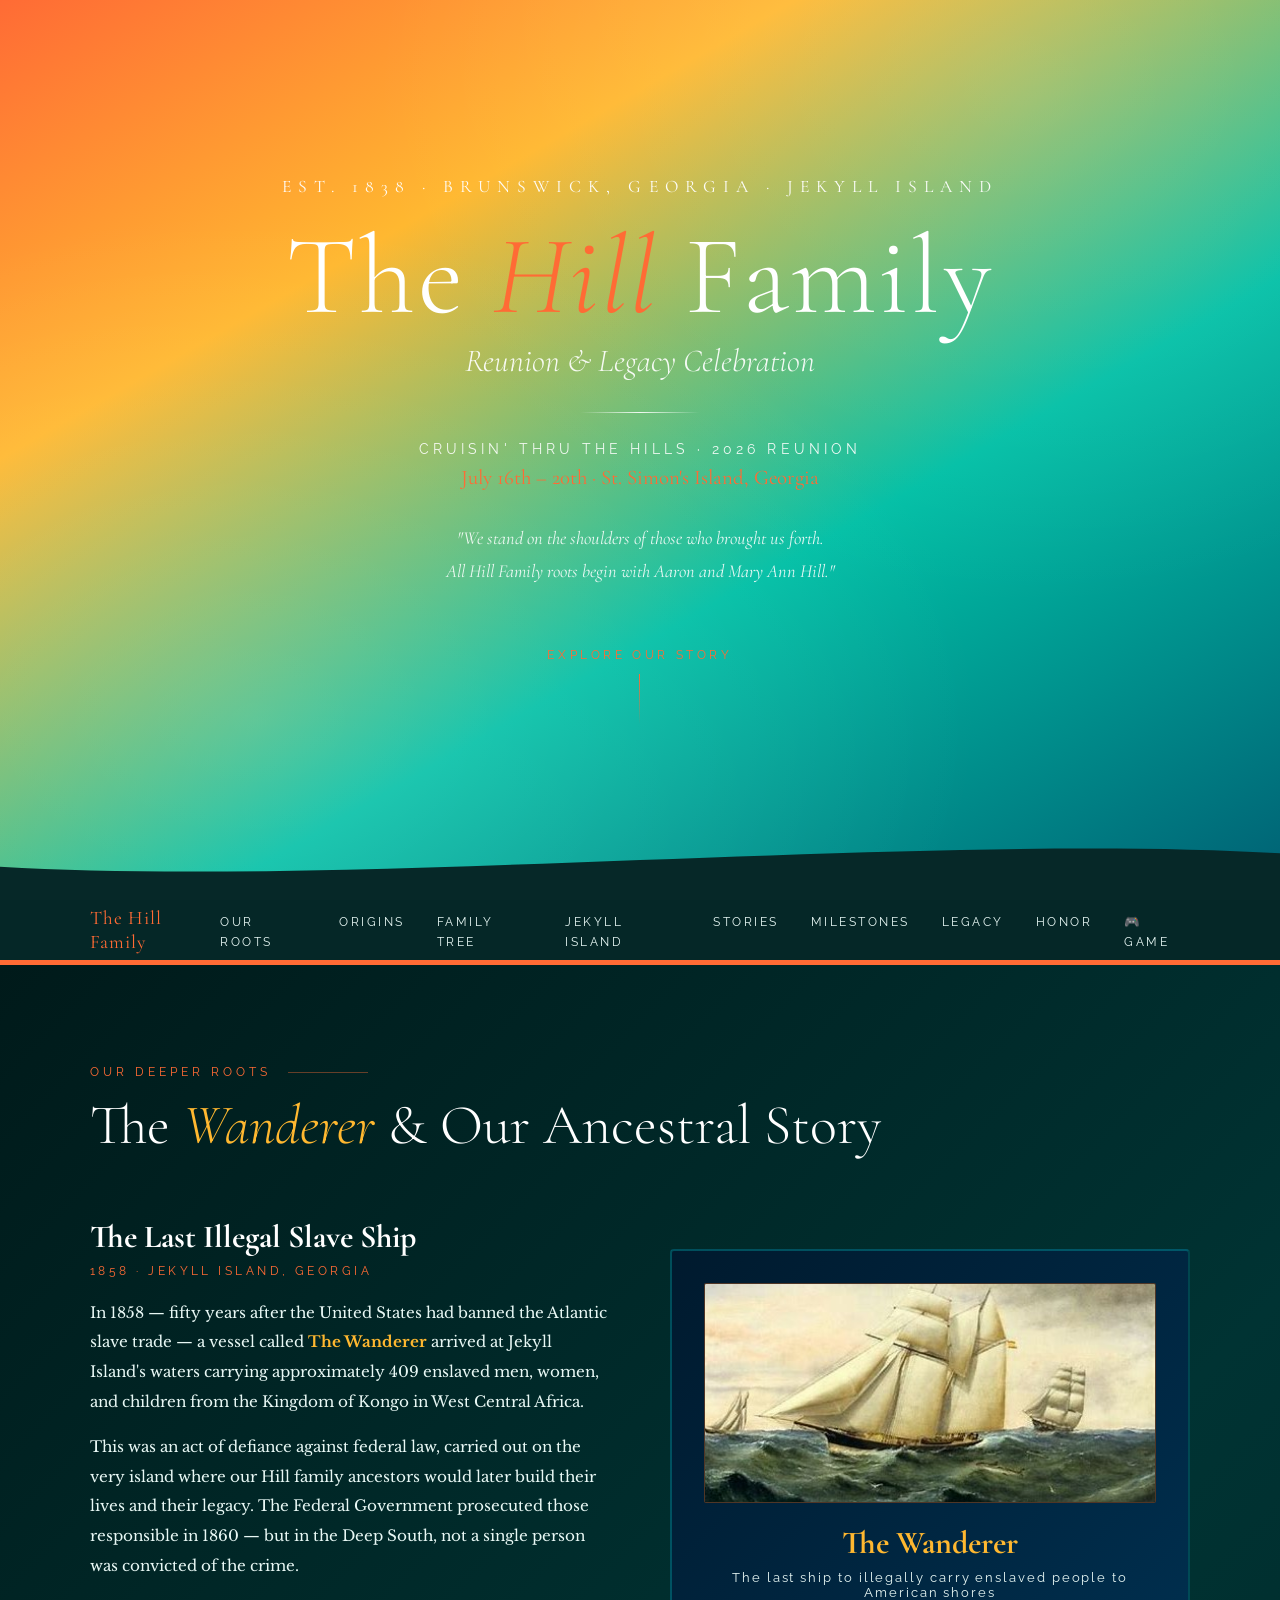
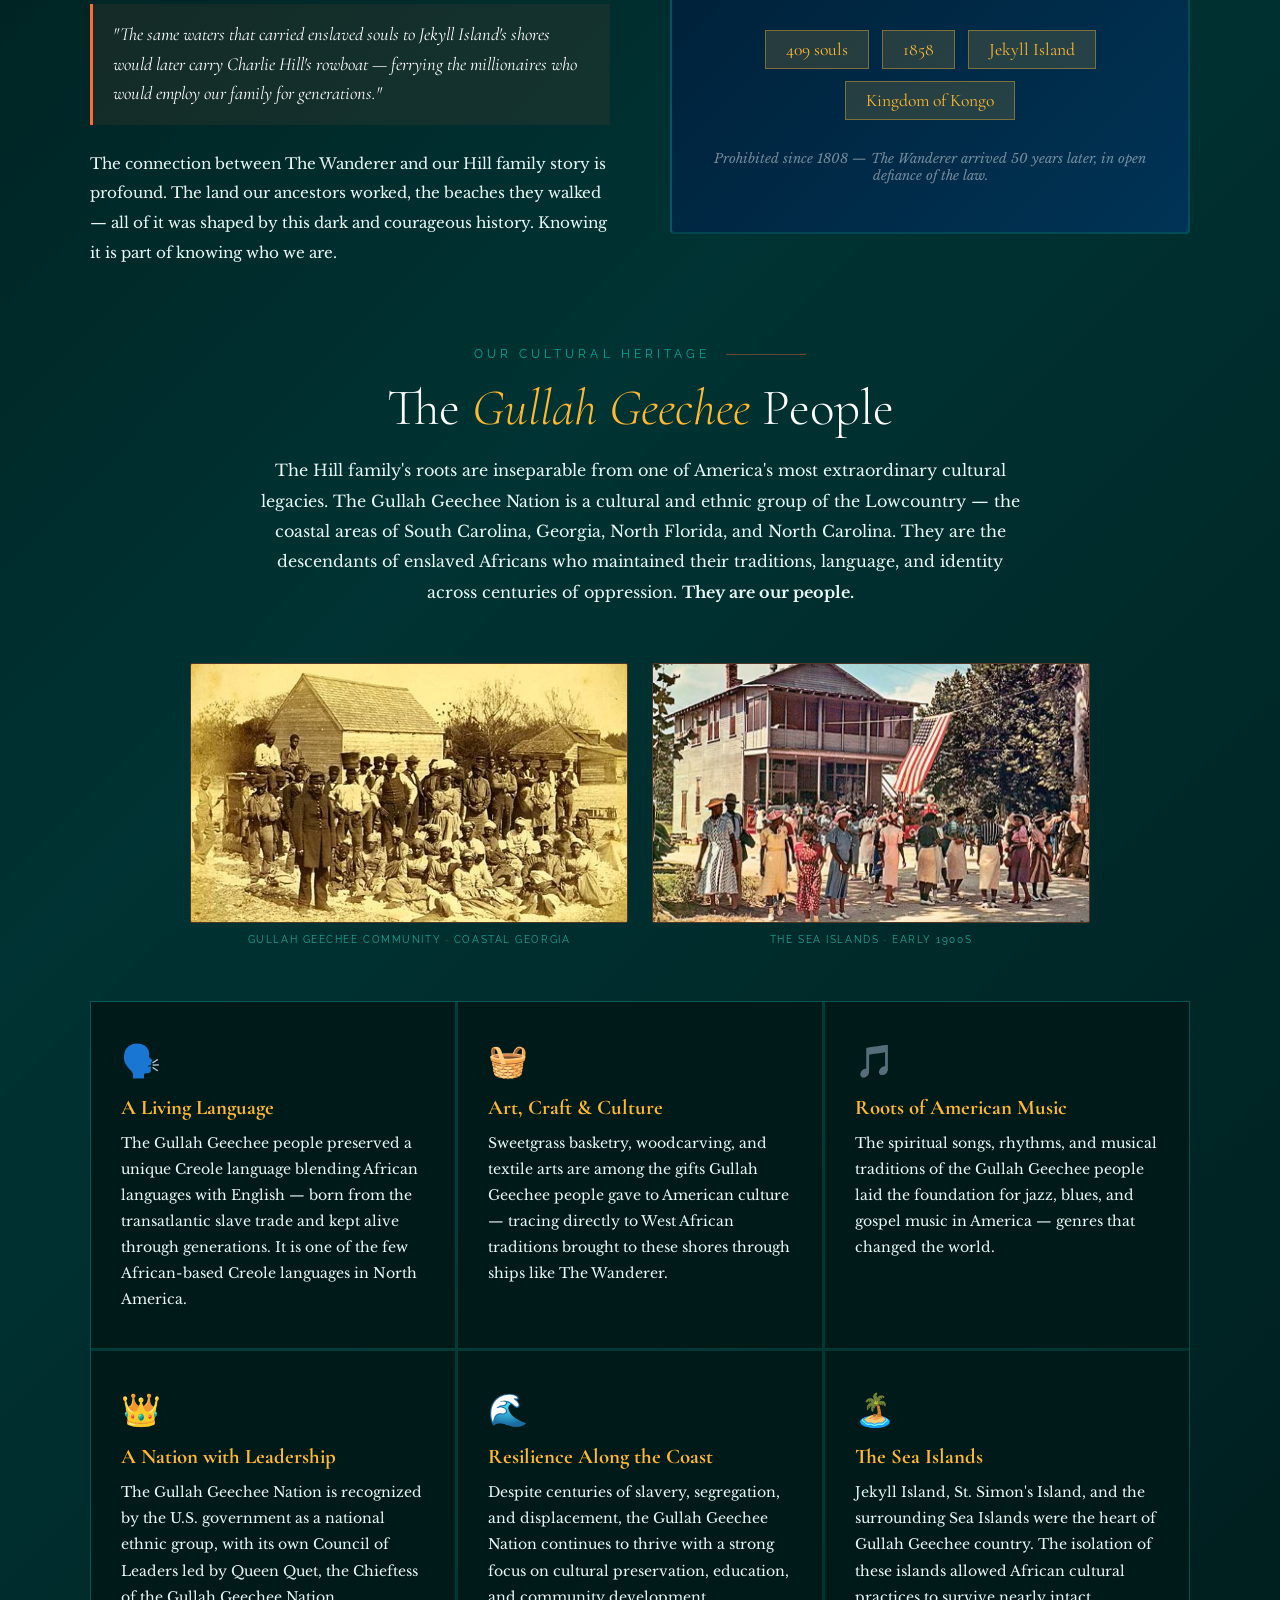
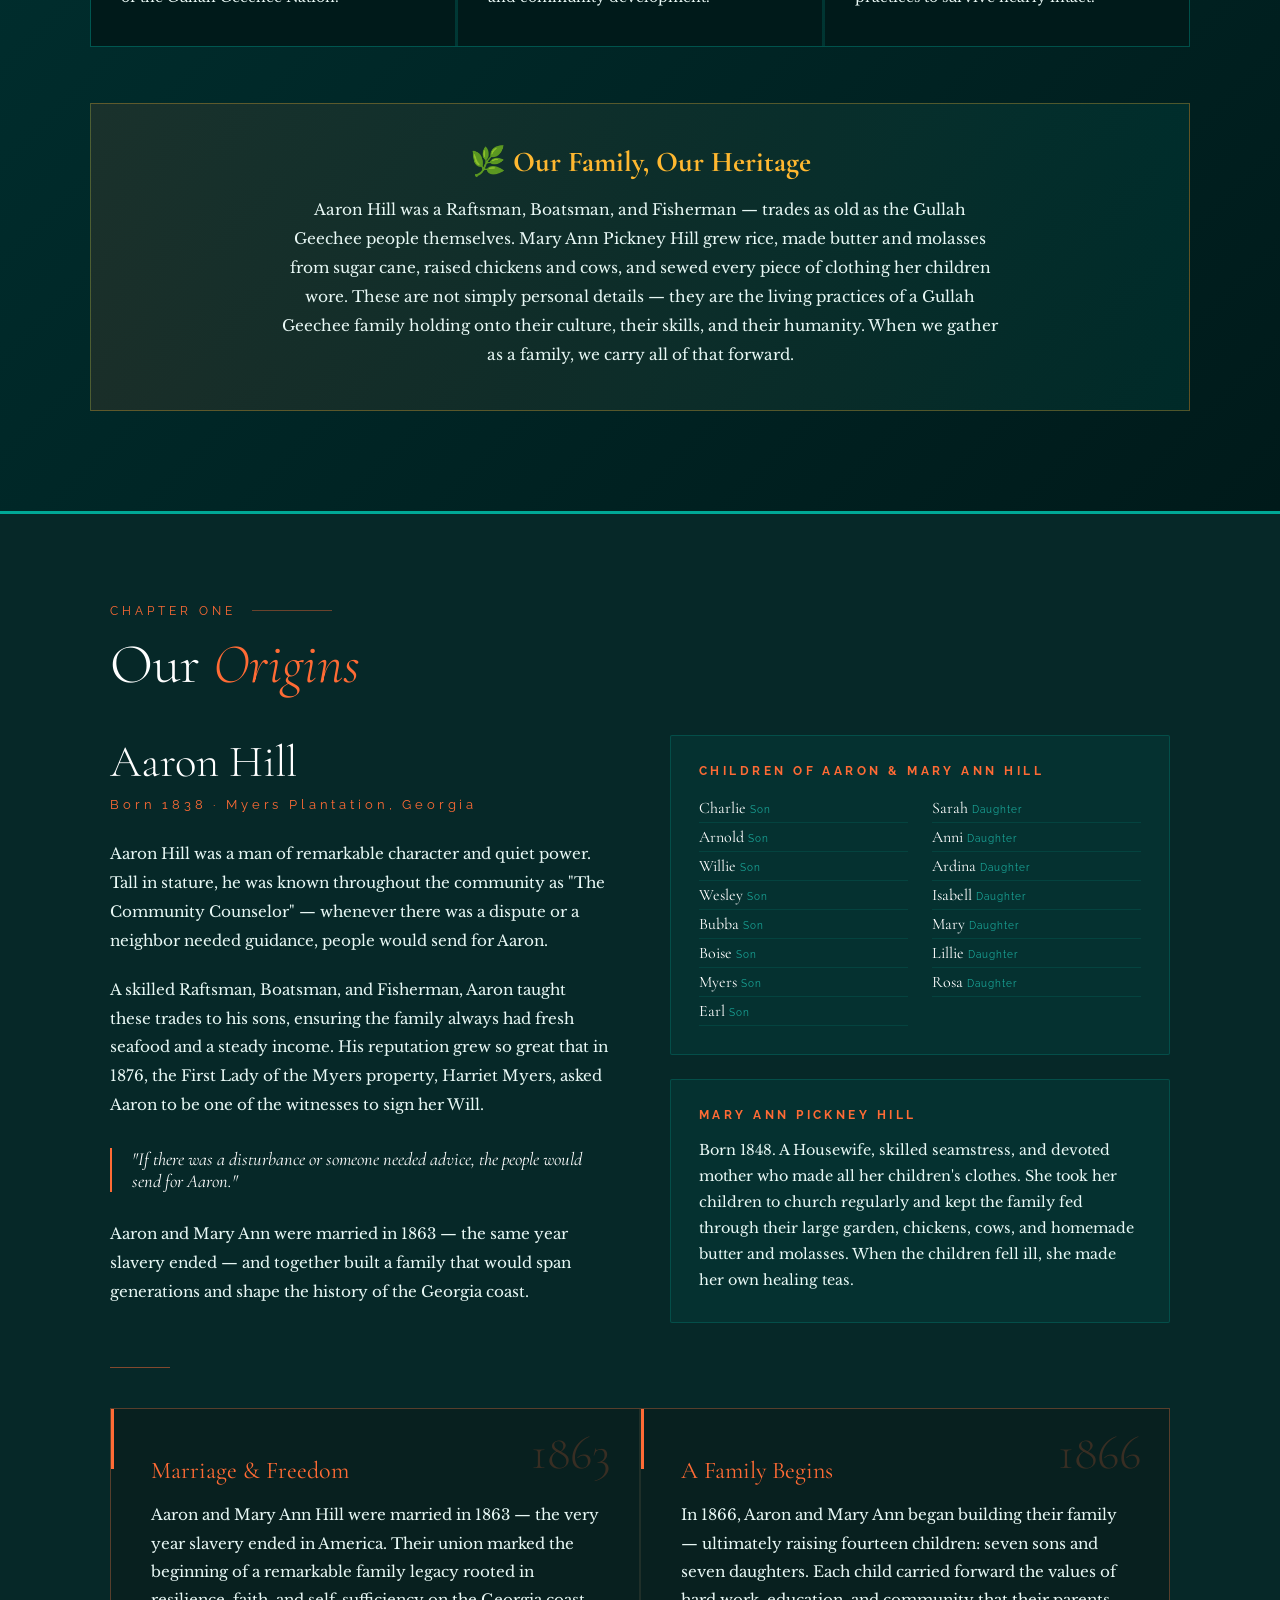
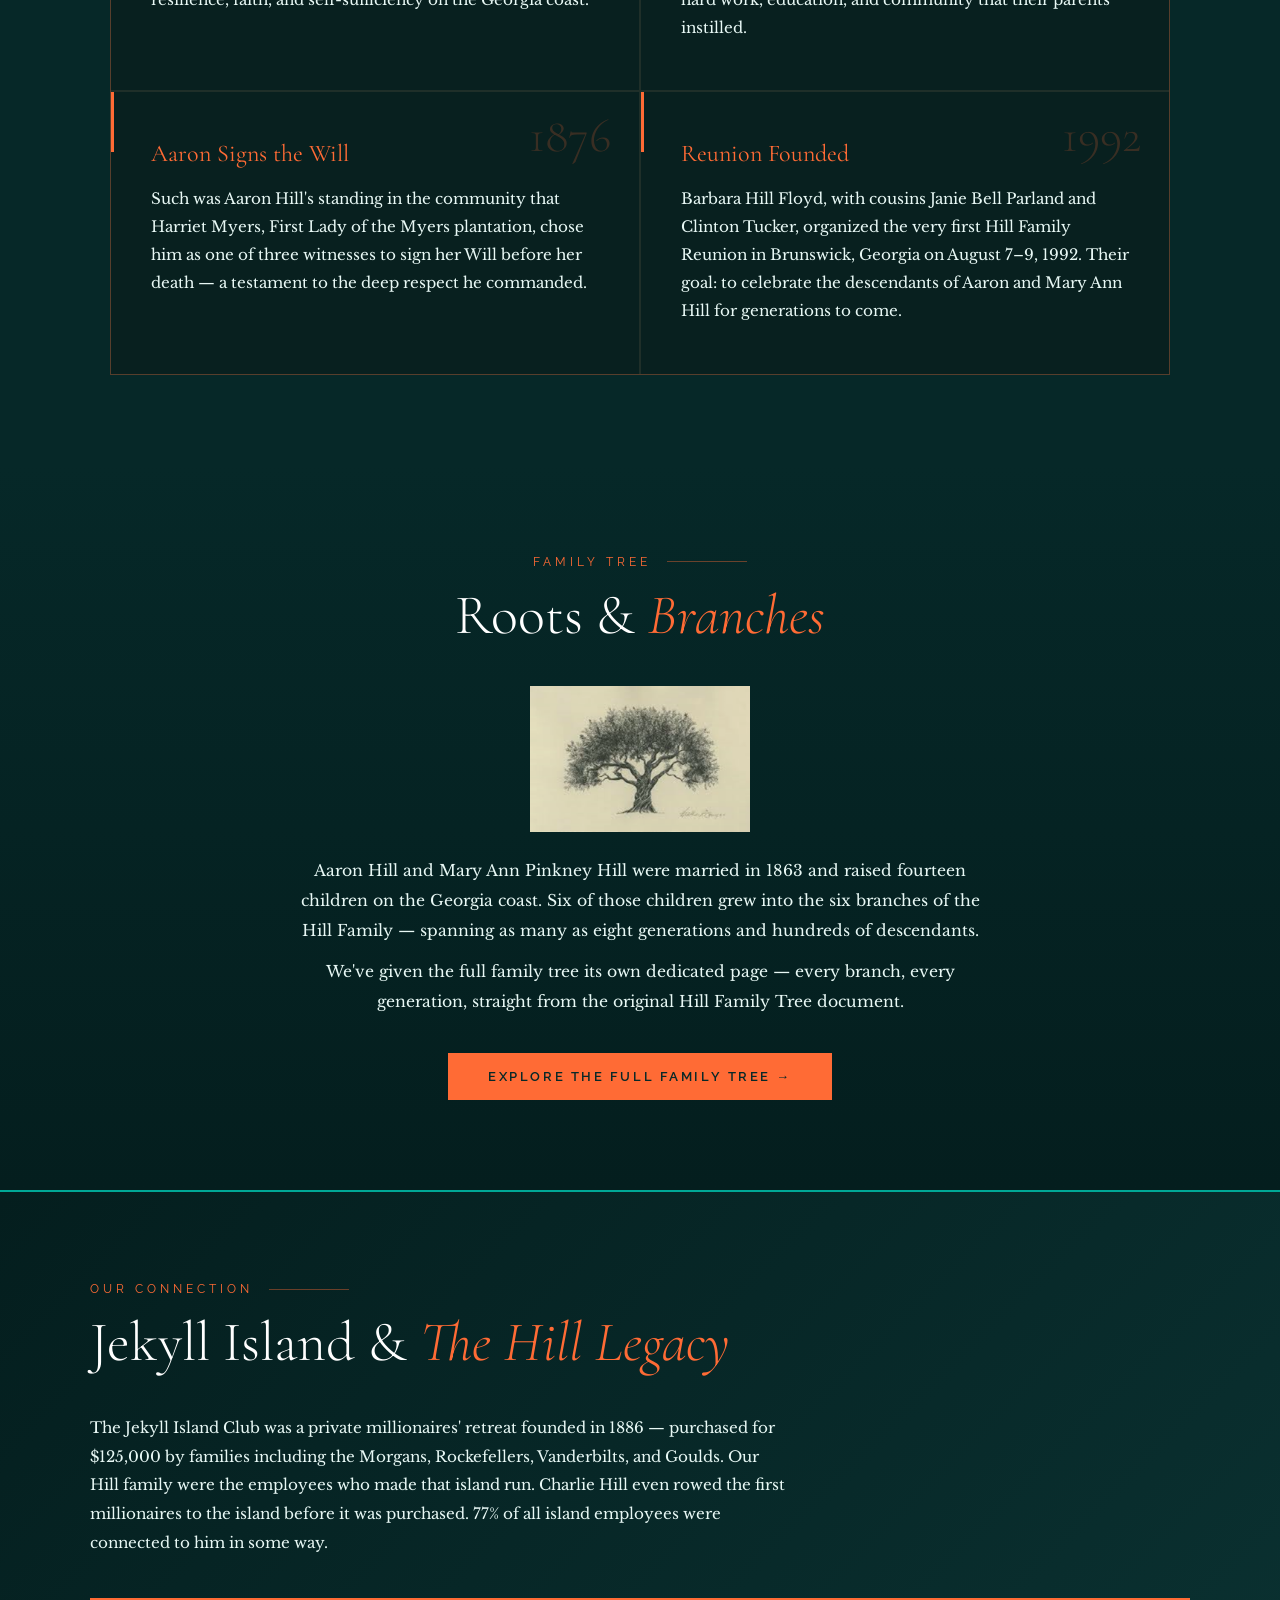
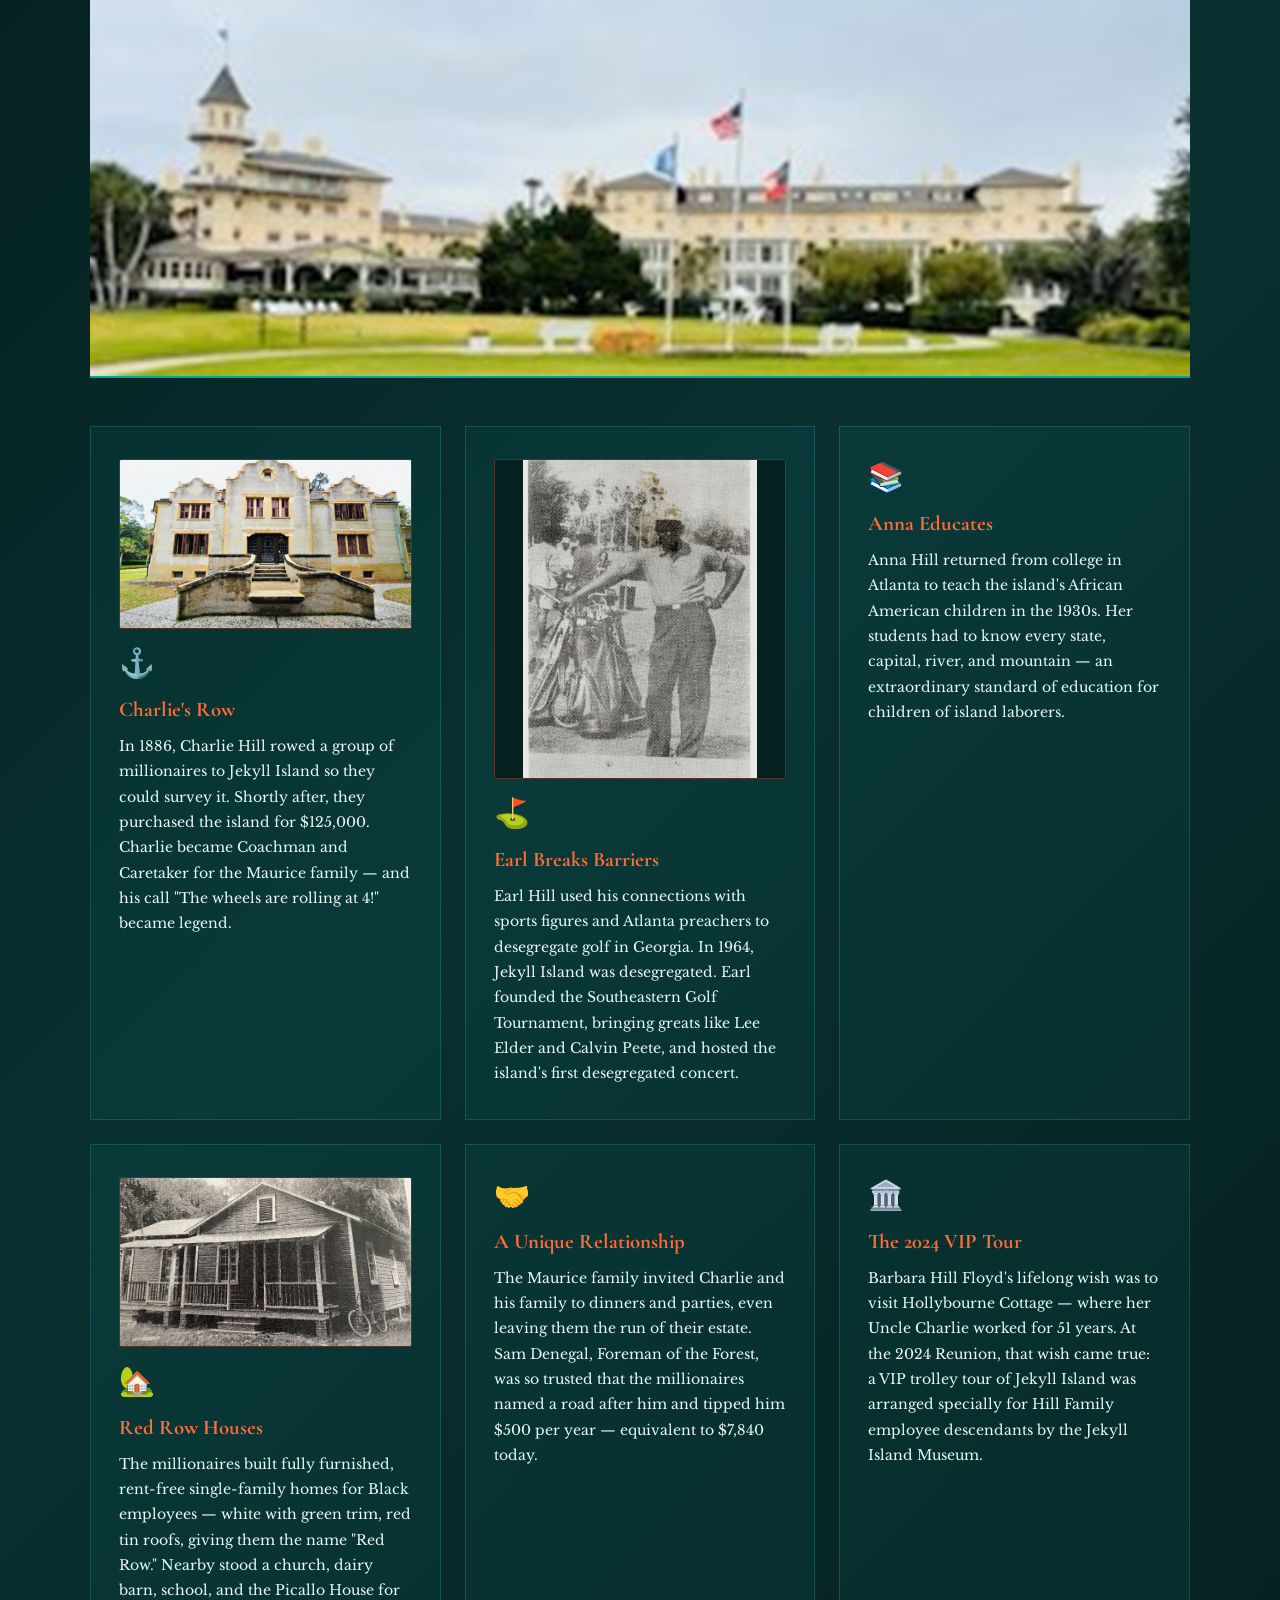
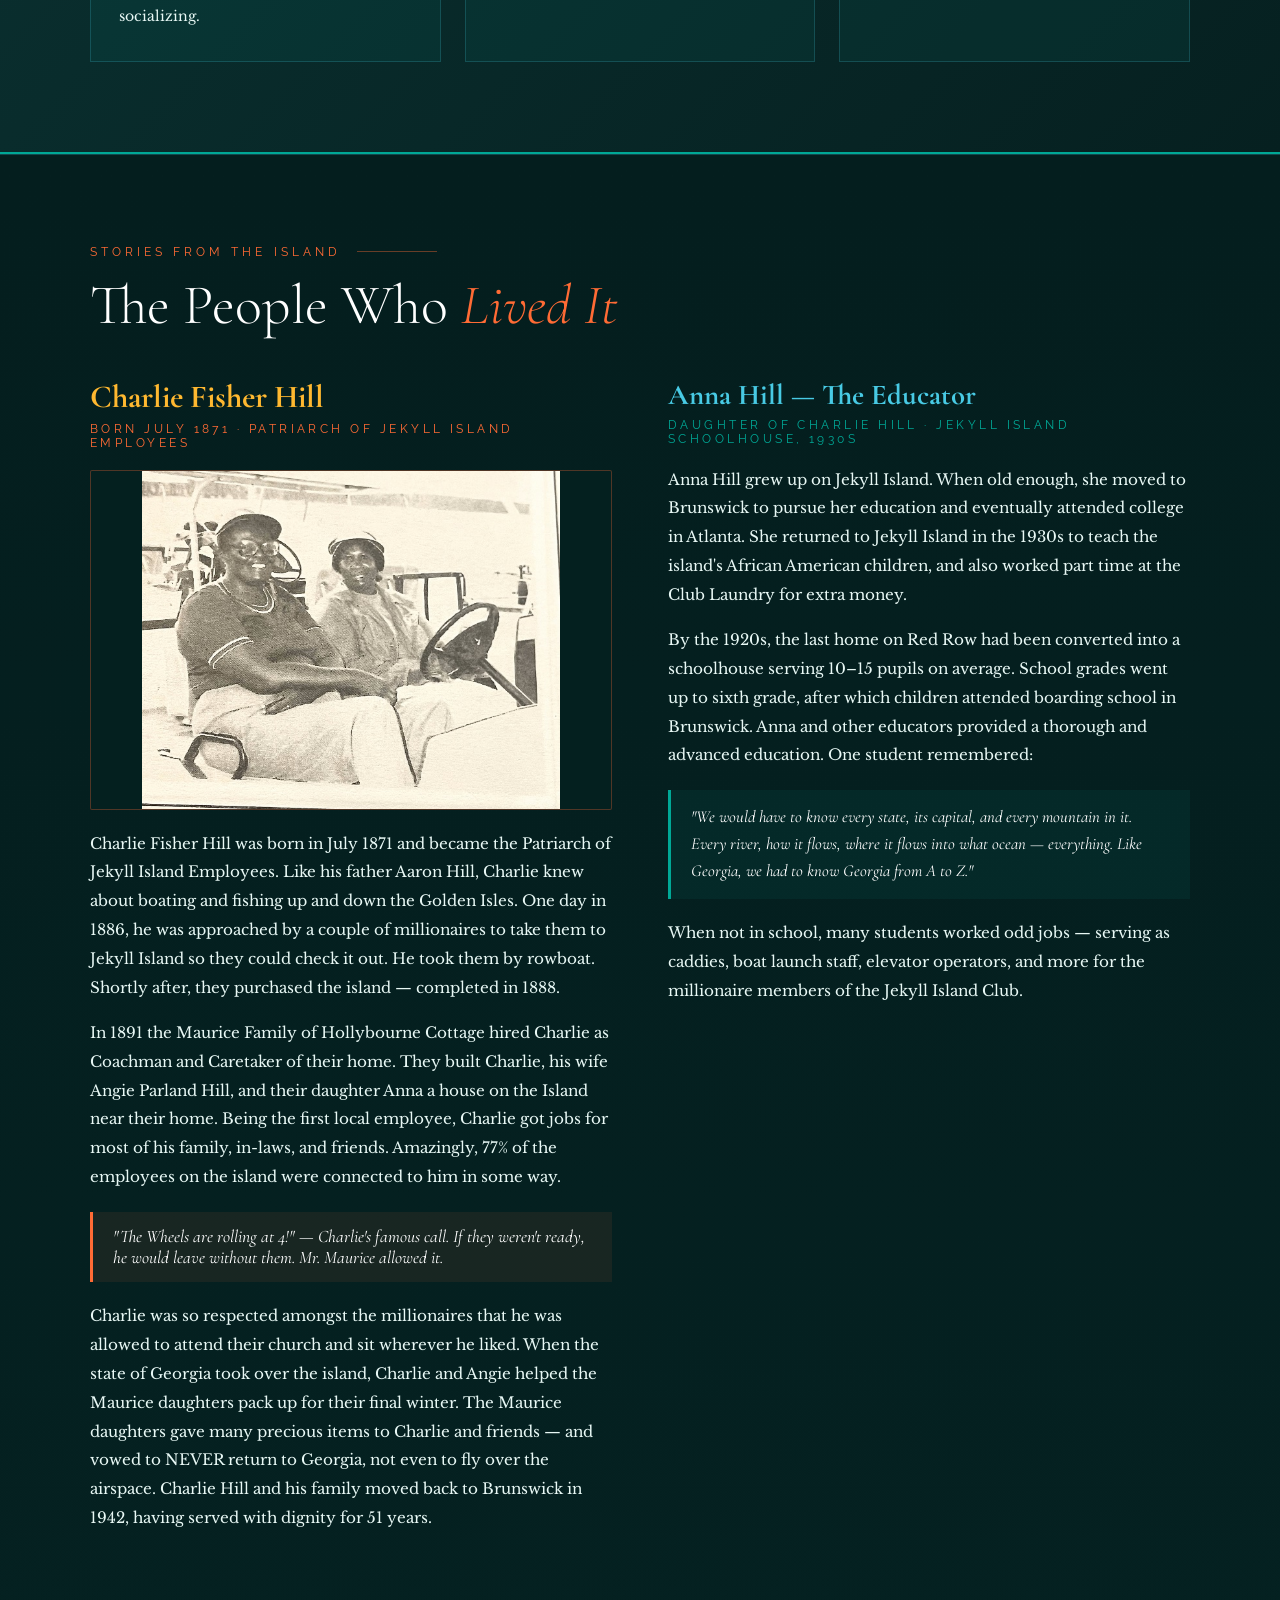
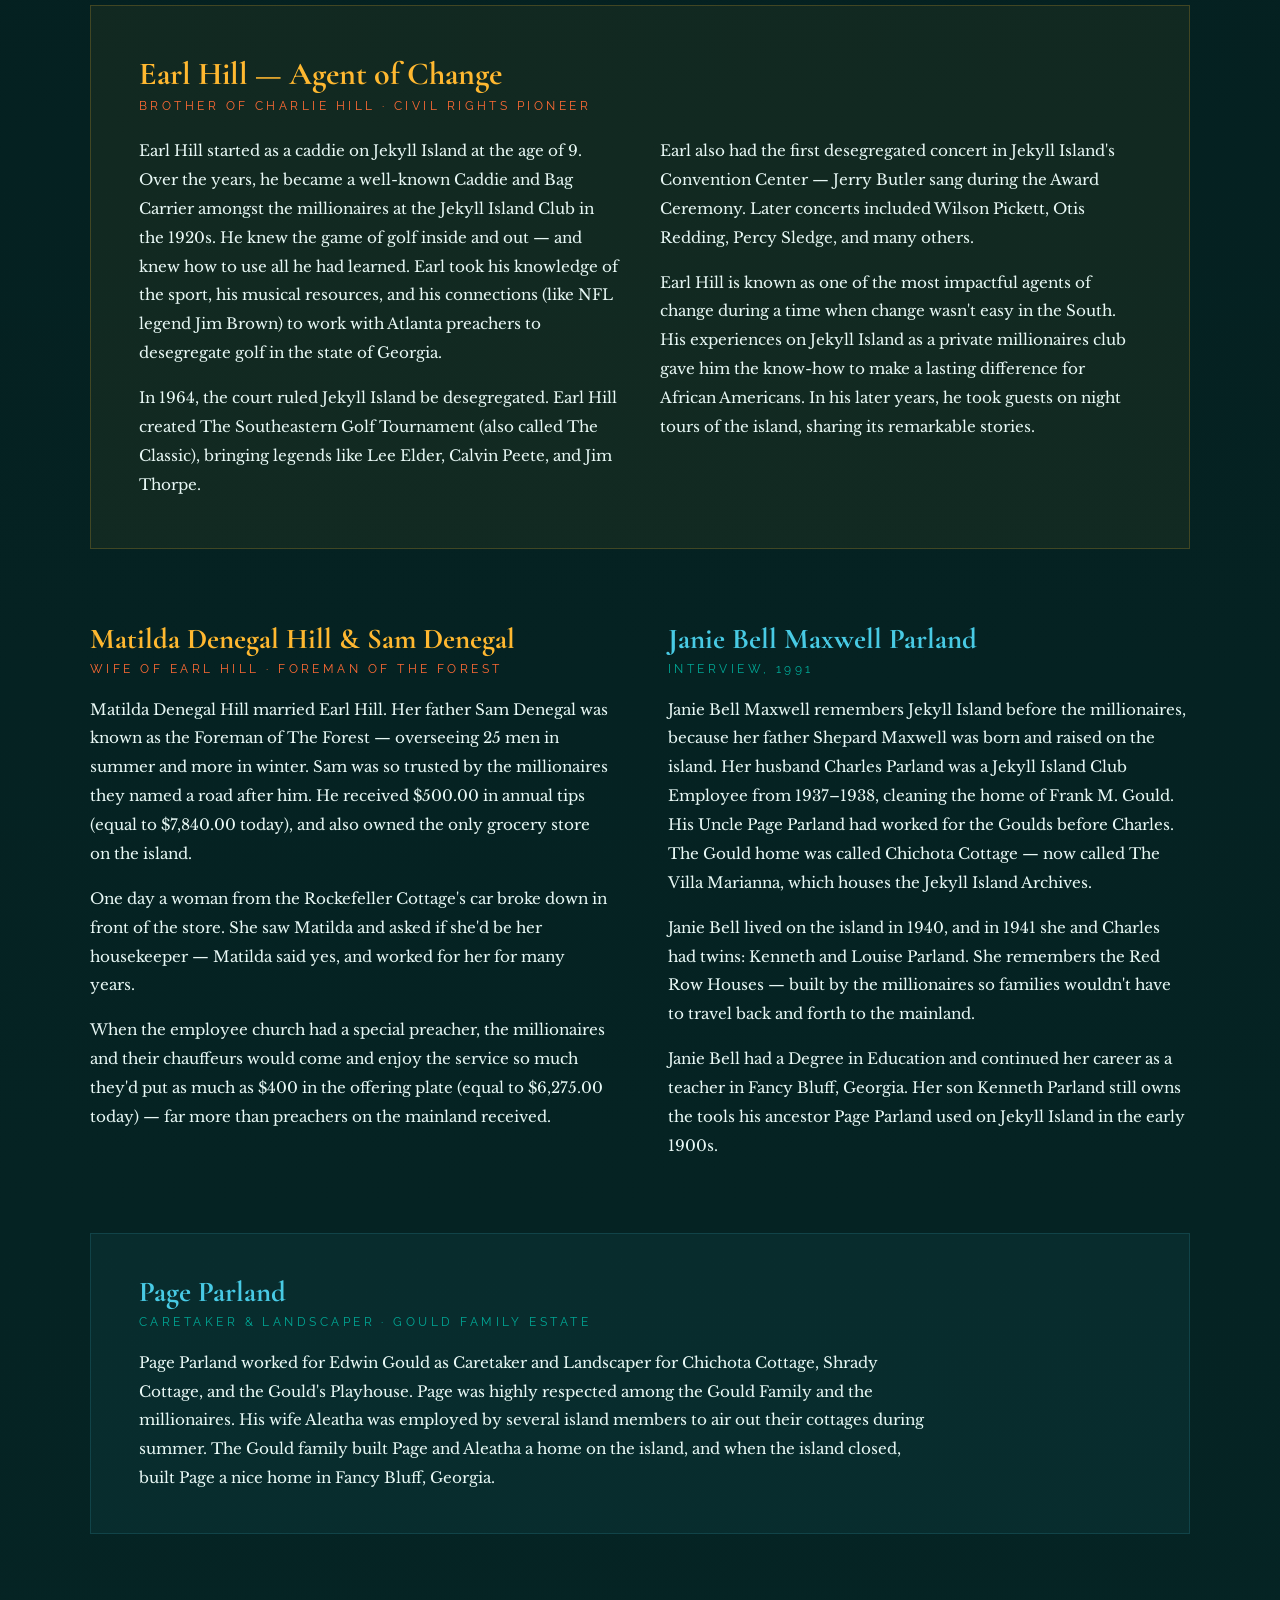
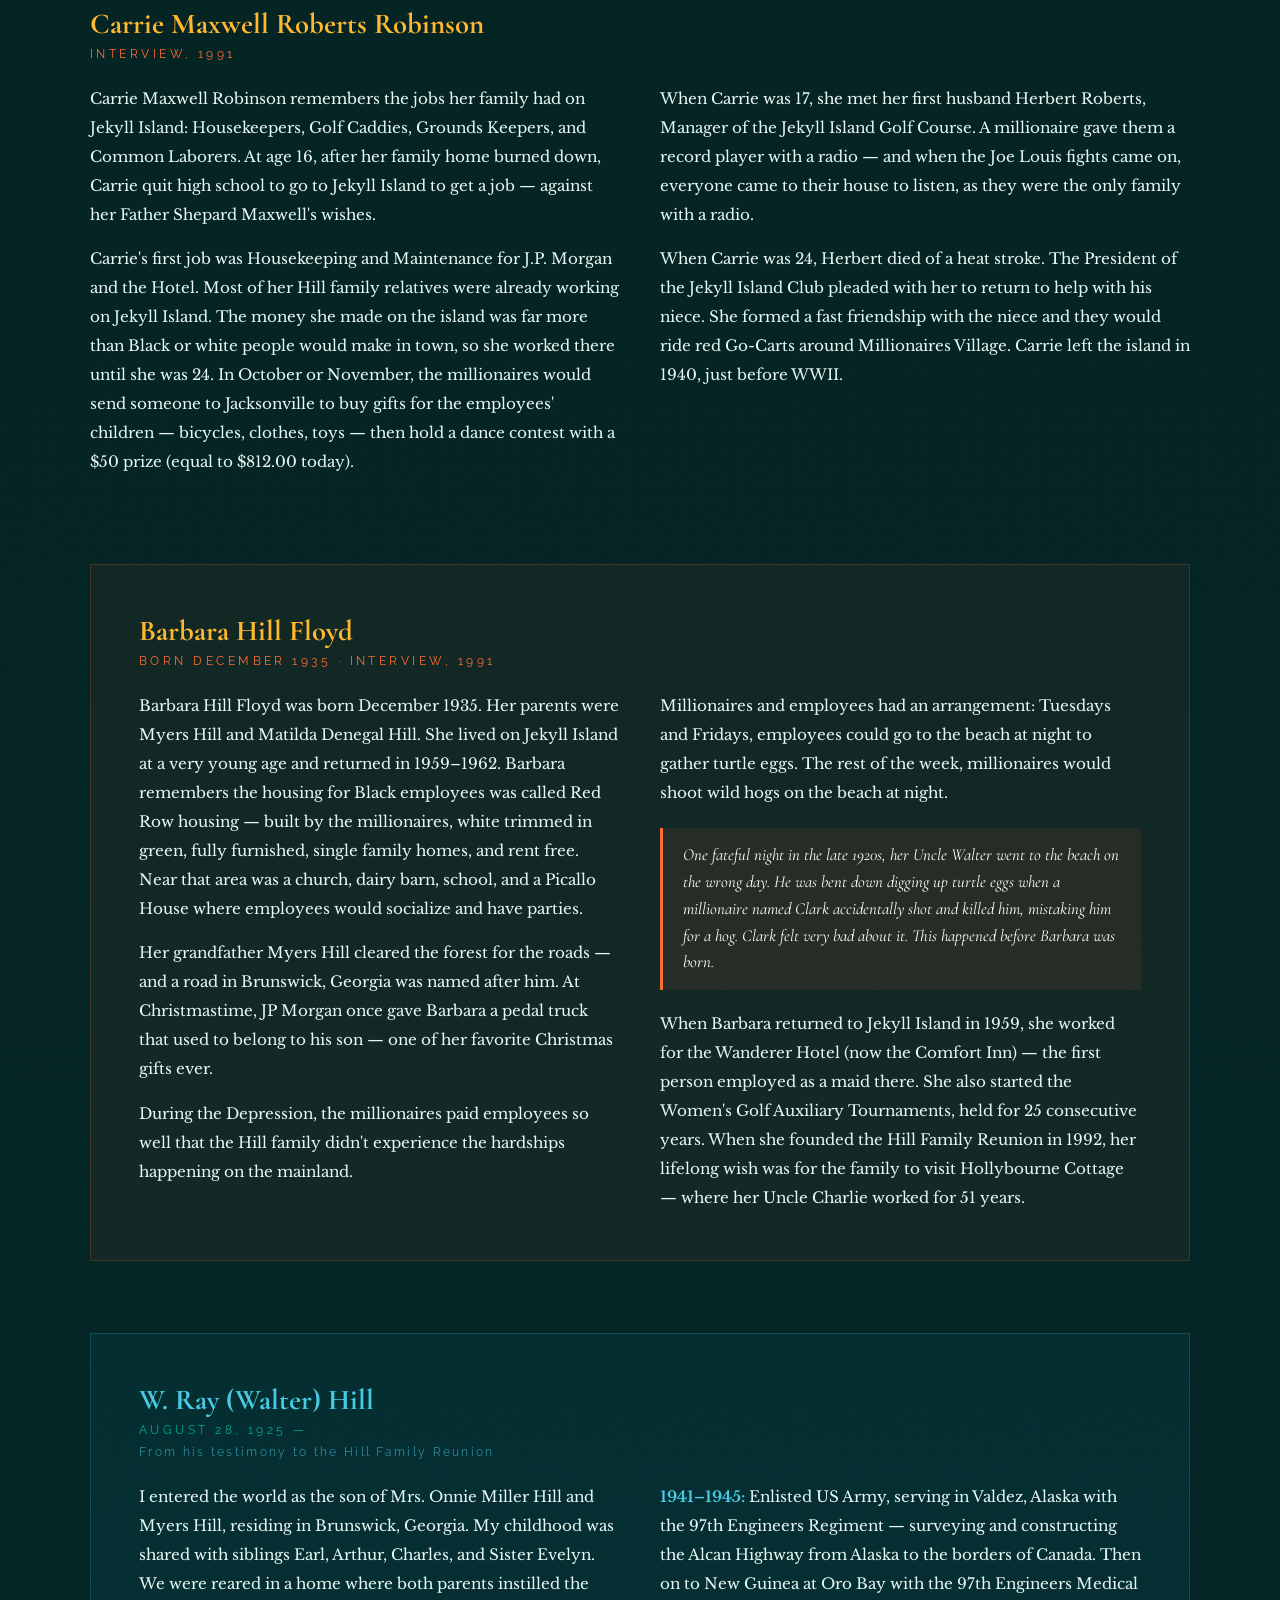
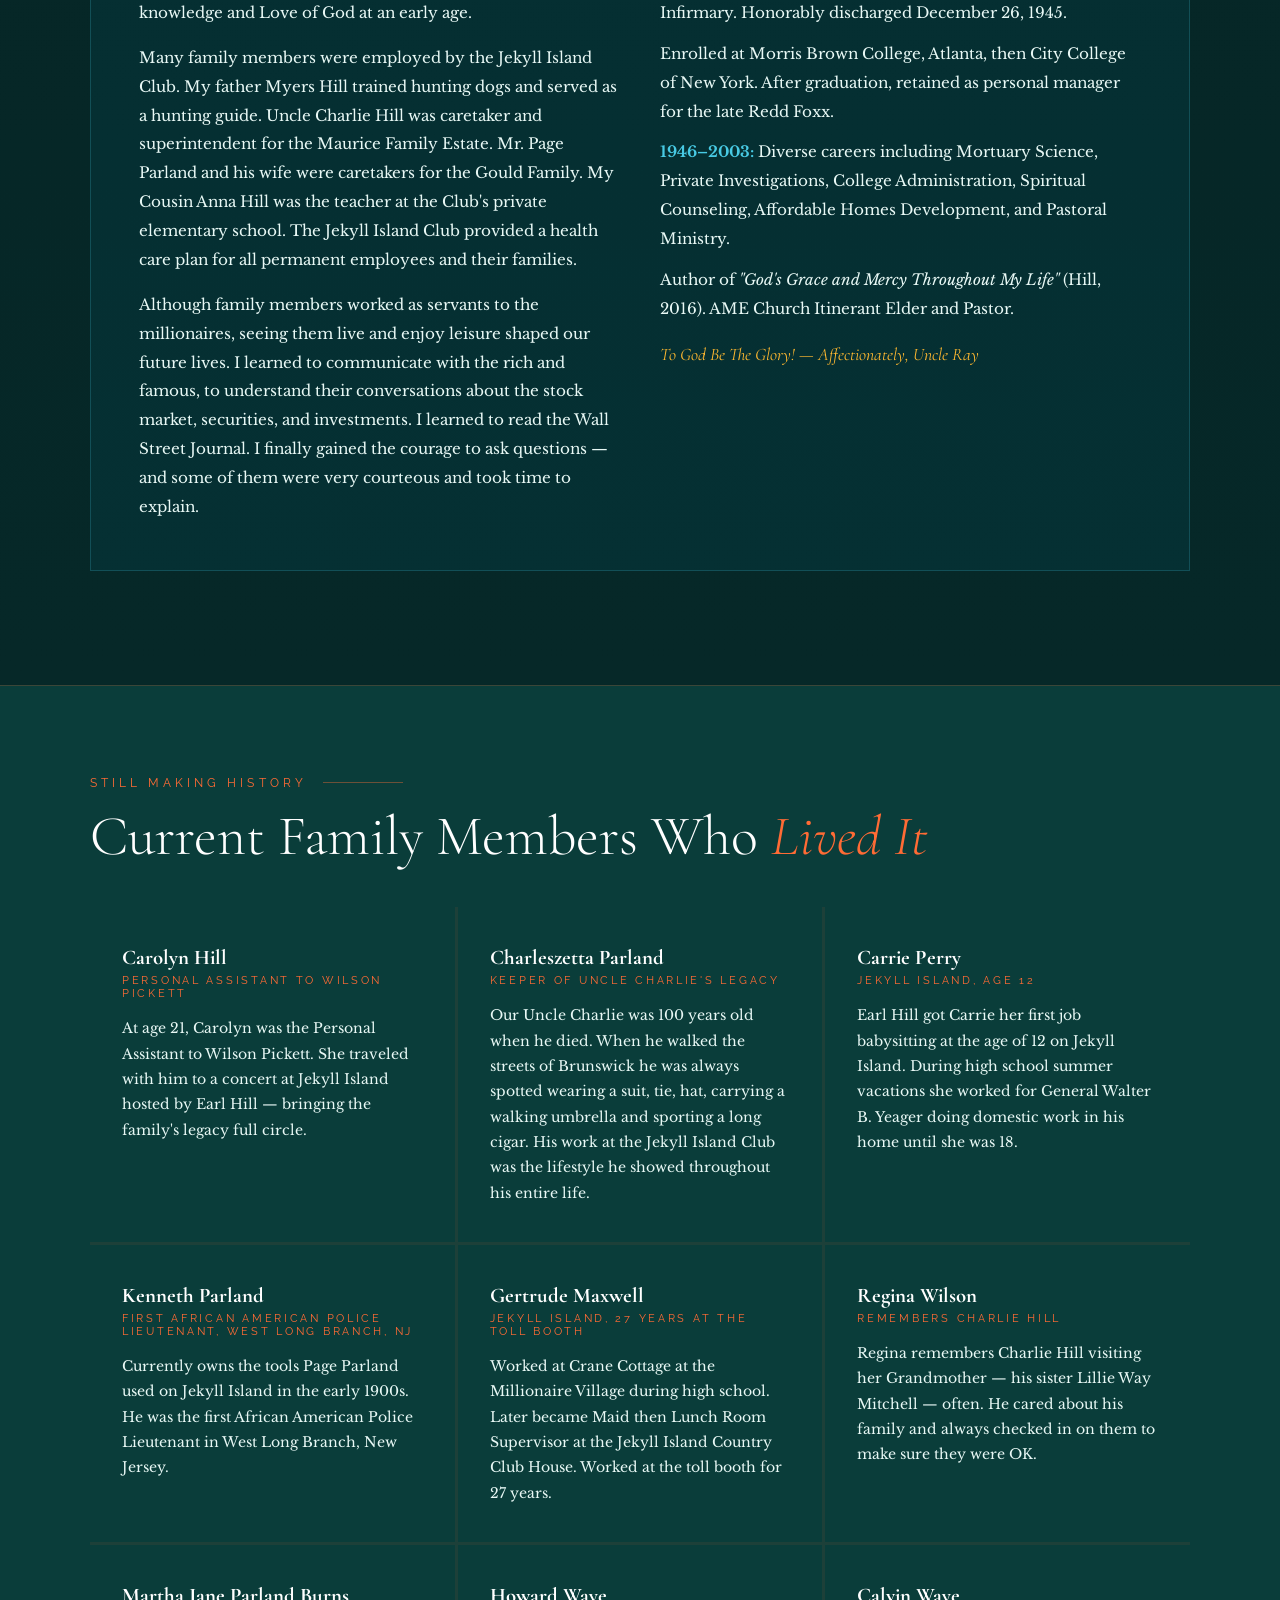
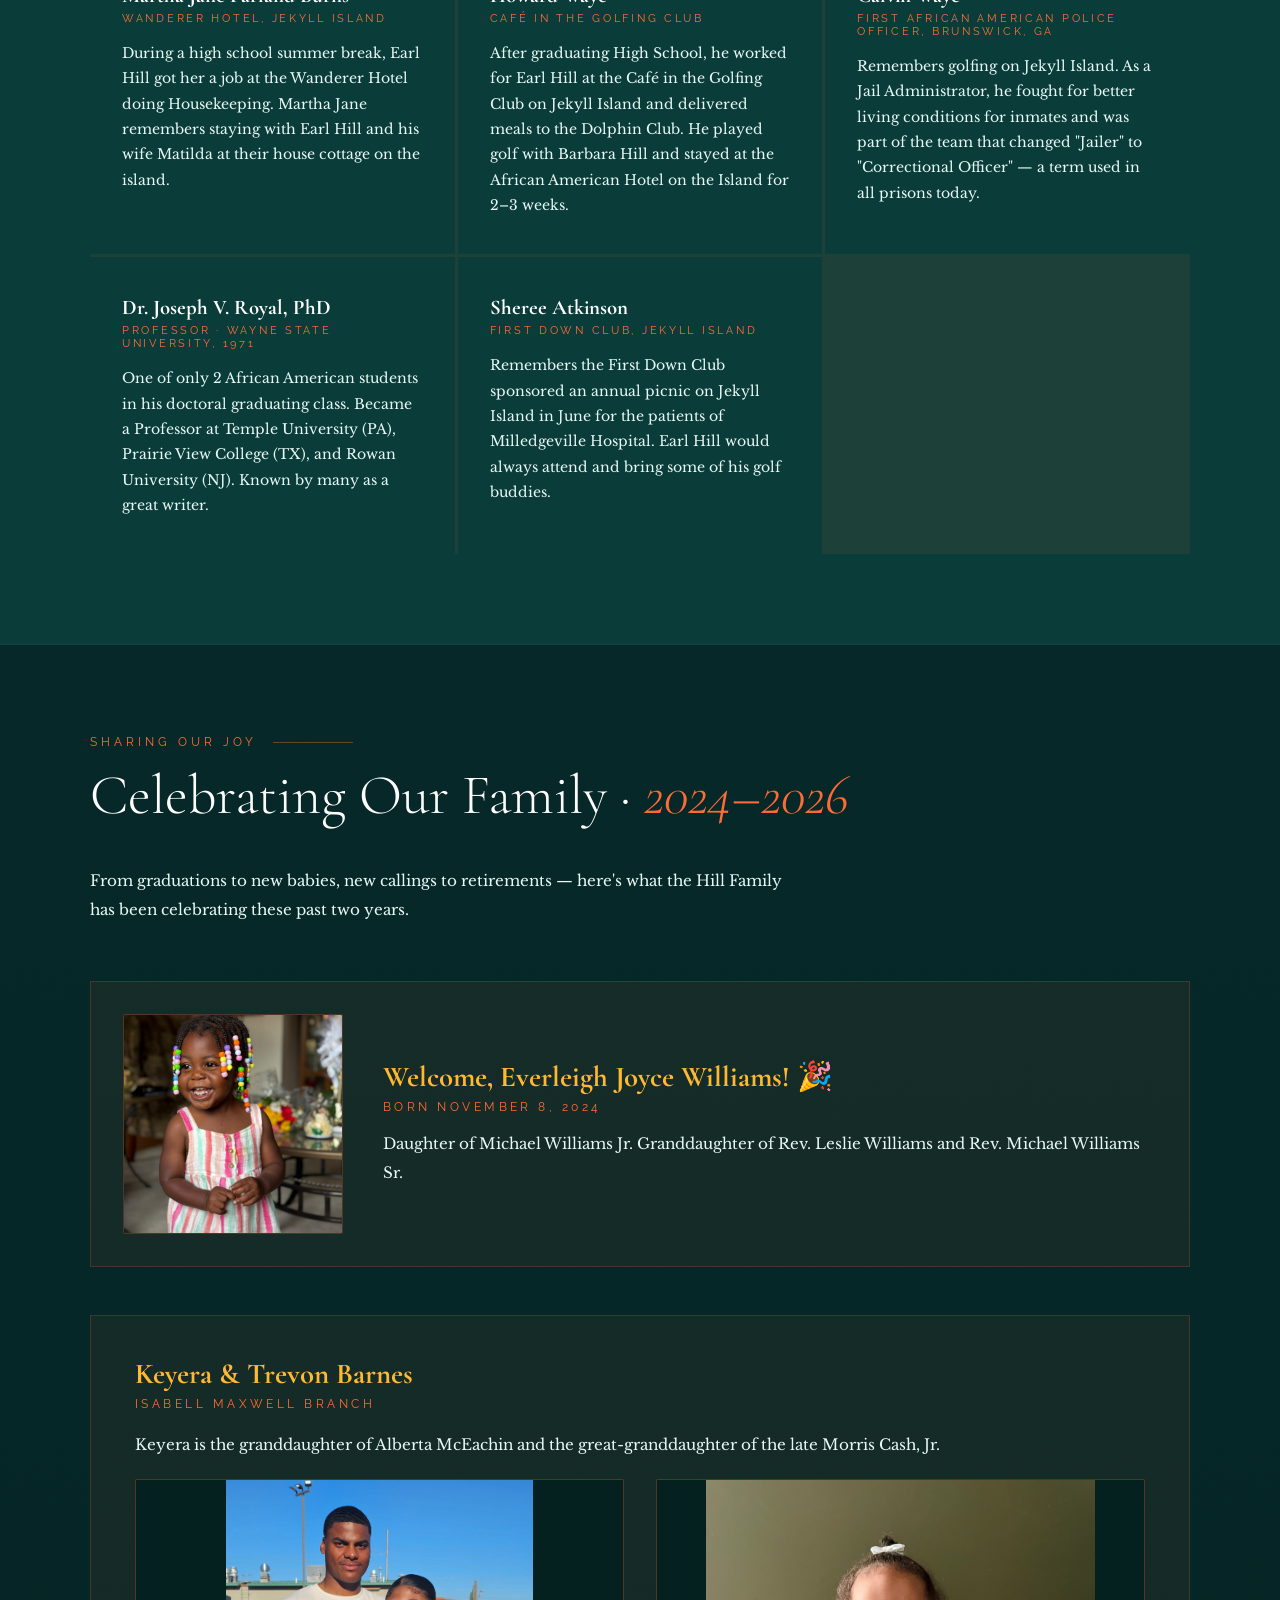
<file: index.html>
<!DOCTYPE html>
<html lang="en">
<head>
<meta charset="UTF-8">
<meta name="viewport" content="width=device-width, initial-scale=1.0">
<title>Hill Family Reunion 2026 — Cruisin' Thru The Hills</title>
<link href="https://fonts.googleapis.com/css2?family=Cormorant+Garamond:ital,wght@0,300;0,400;0,600;1,300;1,400&family=Libre+Baskerville:ital,wght@0,400;0,700;1,400&family=Raleway:wght@300;400;500;600&display=swap" rel="stylesheet">
<style>
  :root {
    --gold:       #FF6B35;
    --deep-gold:  #E04F1A;
    --cream:      #FFFFFF;
    --warm-white: #FFF8EE;
    --brown:      #0A3D3A;
    --dark-brown: #062828;
    --sepia:      #1AA89A;
    --light-sepia:#E8F8F5;
    --green:      #085050;
    --muted-green:#0E7070;
  }

  * { margin: 0; padding: 0; box-sizing: border-box; }

  body {
    background-color: #062828;
    color: #FFFFFF;
    font-family: 'Libre Baskerville', serif;
    overflow-x: hidden;
  }

  /* ===== HERO ===== */
  .hero {
    min-height: 100vh;
    background: linear-gradient(150deg, #FF6B35 0%, #FFB830 28%, #00BFA5 62%, #005F73 100%);
    display: flex;
    flex-direction: column;
    align-items: center;
    justify-content: center;
    text-align: center;
    padding: 60px 20px;
    position: relative;
    overflow: hidden;
  }

  .hero::before {
    content: '';
    position: absolute;
    inset: 0;
    background-image:
      radial-gradient(ellipse at 20% 80%, rgba(255,255,255,0.15) 0%, transparent 50%),
      radial-gradient(ellipse at 80% 10%, rgba(255,255,255,0.12) 0%, transparent 45%);
  }

  .hero::after {
    content: '';
    position: absolute; bottom: 0; left: 0; right: 0;
    height: 80px;
    background: url("data:image/svg+xml,%3Csvg xmlns='http://www.w3.org/2000/svg' viewBox='0 0 1440 80'%3E%3Cpath fill='%23062828' d='M0,40 C360,80 1080,0 1440,40 L1440,80 L0,80 Z'/%3E%3C/svg%3E") no-repeat bottom;
    background-size: cover;
    pointer-events: none;
  }

  .hero-ornament {
    font-family: 'Cormorant Garamond', serif;
    font-size: 1.1rem;
    letter-spacing: 0.4em;
    color: rgba(255,255,255,0.95);
    text-transform: uppercase;
    margin-bottom: 24px;
    opacity: 0;
    animation: fadeUp 1s ease 0.3s forwards;
  }

  .hero-title {
    font-family: 'Cormorant Garamond', serif;
    font-size: clamp(3.5rem, 9vw, 7rem);
    font-weight: 300;
    color: #FFFFFF;
    line-height: 1;
    letter-spacing: 0.02em;
    margin-bottom: 8px;
    opacity: 0;
    animation: fadeUp 1s ease 0.5s forwards;
  }

  .hero-title span {
    color: var(--gold);
    font-style: italic;
  }

  .hero-subtitle {
    font-family: 'Cormorant Garamond', serif;
    font-size: clamp(1.4rem, 3vw, 2rem);
    font-weight: 300;
    font-style: italic;
    color: rgba(255,255,255,0.92);
    margin-bottom: 32px;
    opacity: 0;
    animation: fadeUp 1s ease 0.7s forwards;
  }

  .hero-divider {
    width: 120px;
    height: 1px;
    background: linear-gradient(90deg, transparent, rgba(255,255,255,0.9), transparent);
    margin: 0 auto 28px;
    opacity: 0;
    animation: fadeUp 1s ease 0.9s forwards;
  }

  .hero-tagline {
    font-family: 'Raleway', sans-serif;
    font-size: 0.85rem;
    letter-spacing: 0.3em;
    text-transform: uppercase;
    color: rgba(255,255,255,0.9);
    margin-bottom: 8px;
    opacity: 0;
    animation: fadeUp 1s ease 1.1s forwards;
  }

  .hero-date {
    font-family: 'Cormorant Garamond', serif;
    font-size: 1.3rem;
    color: var(--gold);
    opacity: 0;
    animation: fadeUp 1s ease 1.2s forwards;
  }

  .hero-mission {
    max-width: 600px;
    margin: 32px auto 0;
    font-family: 'Cormorant Garamond', serif;
    font-size: 1.15rem;
    font-style: italic;
    line-height: 1.8;
    color: rgba(255,255,255,0.88);
    opacity: 0;
    animation: fadeUp 1s ease 1.4s forwards;
  }

  .scroll-cue {
    margin-top: 60px;
    opacity: 0;
    animation: fadeUp 1s ease 1.8s forwards;
  }
  .scroll-cue span {
    display: block;
    font-family: 'Raleway', sans-serif;
    font-size: 0.75rem;
    letter-spacing: 0.3em;
    text-transform: uppercase;
    color: var(--gold);
    margin-bottom: 12px;
  }
  .scroll-arrow {
    width: 1px;
    height: 50px;
    background: linear-gradient(180deg, var(--gold), transparent);
    margin: 0 auto;
    animation: pulse 2s ease-in-out infinite;
  }

  /* ===== NAV ===== */
  nav {
    position: sticky;
    top: 0;
    z-index: 100;
    background: rgba(6,40,40,0.97);
    backdrop-filter: blur(10px);
    border-bottom: 2px solid #FF6B35;
    padding: 0 20px;
  }
  .nav-inner {
    max-width: 1100px;
    margin: 0 auto;
    display: flex;
    align-items: center;
    justify-content: space-between;
    height: 60px;
  }
  .nav-logo {
    font-family: 'Cormorant Garamond', serif;
    font-size: 1.2rem;
    color: var(--gold);
    letter-spacing: 0.05em;
  }
  .nav-links {
    display: flex;
    gap: 32px;
    list-style: none;
  }
  .nav-links a {
    font-family: 'Raleway', sans-serif;
    font-size: 0.78rem;
    letter-spacing: 0.2em;
    text-transform: uppercase;
    color: #E8F8F5;
    text-decoration: none;
    transition: color 0.2s;
  }
  .nav-links a:hover { color: var(--gold); }

  /* ===== SECTIONS ===== */
  section {
    padding: 90px 20px;
    max-width: 1100px;
    margin: 0 auto;
  }

  .section-full {
    max-width: 100%;
    padding: 90px 0;
  }

  .section-label {
    font-family: 'Raleway', sans-serif;
    font-size: 0.72rem;
    letter-spacing: 0.35em;
    text-transform: uppercase;
    color: var(--gold);
    margin-bottom: 16px;
    display: flex;
    align-items: center;
    gap: 16px;
  }
  .section-label::after {
    content: '';
    flex: 1;
    max-width: 80px;
    height: 1px;
    background: var(--gold);
    opacity: 0.4;
  }

  .section-title {
    font-family: 'Cormorant Garamond', serif;
    font-size: clamp(2rem, 5vw, 3.5rem);
    font-weight: 300;
    line-height: 1.1;
    margin-bottom: 40px;
    color: #FFFFFF;
  }
  .section-title em { color: var(--gold); font-style: italic; }

  .divider {
    width: 60px;
    height: 1px;
    background: var(--gold);
    opacity: 0.5;
    margin: 40px 0;
  }

  /* ===== STORY CARDS ===== */
  .story-grid {
    display: grid;
    grid-template-columns: 1fr 1fr;
    gap: 2px;
    background: rgba(255,107,53,0.1);
    border: 1px solid rgba(255,107,53,0.25);
  }
  @media (max-width: 700px) {
    .story-grid { grid-template-columns: 1fr; }
    .nav-links { display: none; }
  }

  .story-card {
    background: rgba(4,30,30,0.85);
    padding: 48px 40px;
    position: relative;
    overflow: hidden;
  }
  .story-card::before {
    content: '';
    position: absolute;
    top: 0; left: 0;
    width: 3px; height: 60px;
    background: var(--gold);
  }
  .story-card-year {
    font-family: 'Cormorant Garamond', serif;
    font-size: 3rem;
    font-weight: 300;
    color: rgba(255,107,53,0.2);
    position: absolute;
    top: 20px; right: 28px;
    line-height: 1;
  }
  .story-card h3 {
    font-family: 'Cormorant Garamond', serif;
    font-size: 1.5rem;
    font-weight: 400;
    color: var(--gold);
    margin-bottom: 16px;
    line-height: 1.2;
  }
  .story-card p {
    font-size: 0.95rem;
    line-height: 1.85;
    color: #E8F8F5;
  }

  /* ===== PATRIARCH SECTION ===== */
  .patriarch-block {
    display: grid;
    grid-template-columns: 1fr 1fr;
    gap: 60px;
    align-items: start;
  }
  @media (max-width: 700px) { .patriarch-block { grid-template-columns: 1fr; } }

  .patriarch-text h2 {
    font-family: 'Cormorant Garamond', serif;
    font-size: clamp(1.8rem, 4vw, 2.8rem);
    font-weight: 300;
    color: #FFFFFF;
    margin-bottom: 8px;
  }
  .patriarch-text .years {
    font-family: 'Raleway', sans-serif;
    font-size: 0.8rem;
    letter-spacing: 0.3em;
    color: var(--gold);
    margin-bottom: 28px;
  }
  .patriarch-text p {
    font-size: 0.95rem;
    line-height: 1.9;
    color: #E8F8F5;
    margin-bottom: 20px;
  }
  .patriarch-text .quote {
    border-left: 2px solid var(--gold);
    padding-left: 20px;
    font-family: 'Cormorant Garamond', serif;
    font-size: 1.15rem;
    font-style: italic;
    color: #FFFFFF;
    margin: 28px 0;
  }

  .children-list {
    background: rgba(0,168,150,0.07);
    border: 1px solid rgba(0,168,150,0.25);
    padding: 28px;
    border-radius: 2px;
  }
  .children-list h4 {
    font-family: 'Raleway', sans-serif;
    font-size: 0.72rem;
    letter-spacing: 0.3em;
    text-transform: uppercase;
    color: var(--gold);
    margin-bottom: 16px;
  }
  .children-list .cols {
    display: grid;
    grid-template-columns: 1fr 1fr;
    gap: 8px 24px;
  }
  .children-list .child-name {
    font-family: 'Cormorant Garamond', serif;
    font-size: 1rem;
    color: #FFFFFF;
    padding: 4px 0;
    border-bottom: 1px solid rgba(0,168,150,0.15);
  }
  .child-tag {
    font-family: 'Raleway', sans-serif;
    font-size: 0.65rem;
    color: #1AA89A;
    letter-spacing: 0.1em;
  }

  /* ===== FAMILY TREE ===== */
  .tree-section {
    background: linear-gradient(180deg, #062828 0%, #041e1e 100%);
    padding: 90px 20px;
  }
  .tree-inner { max-width: 1100px; margin: 0 auto; }

  /* ===== JEKYLL ISLAND SECTION ===== */
  .jekyll-band {
    background: linear-gradient(135deg, #041e1e 0%, #0a3030 50%, #062020 100%);
    padding: 90px 20px;
    border-top: 2px solid #00A896;
    border-bottom: 2px solid #00A896;
  }
  .jekyll-inner { max-width: 1100px; margin: 0 auto; }

  .jekyll-grid {
    display: grid;
    grid-template-columns: 1fr 1fr 1fr;
    gap: 24px;
    margin-top: 48px;
  }
  @media (max-width: 700px) { .jekyll-grid { grid-template-columns: 1fr; } }

  .jekyll-card {
    border: 1px solid rgba(72,202,228,0.2);
    padding: 32px 28px;
    background: rgba(0,168,150,0.07);
    position: relative;
  }
  .jekyll-card .icon {
    font-size: 1.8rem;
    margin-bottom: 16px;
  }
  .jekyll-card h3 {
    font-family: 'Cormorant Garamond', serif;
    font-size: 1.3rem;
    color: var(--gold);
    margin-bottom: 12px;
  }
  .jekyll-card p {
    font-size: 0.88rem;
    line-height: 1.8;
    color: #E8F8F5;
  }

  /* ===== LEGACY FIGURES ===== */
  .figures-grid {
    display: grid;
    grid-template-columns: repeat(auto-fit, minmax(260px, 1fr));
    gap: 2px;
    background: rgba(255,107,53,0.08);
    margin-top: 48px;
  }

  .figure-card {
    background: #0A3D3A;
    padding: 36px 32px;
    border-top: 2px solid transparent;
  }
  .figure-card:hover { border-top-color: var(--gold); }
  .figure-card h3 {
    font-family: 'Cormorant Garamond', serif;
    font-size: 1.3rem;
    color: #FFFFFF;
    margin-bottom: 4px;
  }
  .figure-card .fig-role {
    font-family: 'Raleway', sans-serif;
    font-size: 0.68rem;
    letter-spacing: 0.25em;
    text-transform: uppercase;
    color: var(--gold);
    margin-bottom: 16px;
  }
  .figure-card p {
    font-size: 0.88rem;
    line-height: 1.8;
    color: #E8F8F5;
  }

  /* ===== MILITARY HONOR ===== */
  .military-section {
    background: rgba(0,0,0,0.35);
    padding: 90px 20px;
    border-top: 1px solid rgba(0,168,150,0.2);
  }
  .military-inner { max-width: 1100px; margin: 0 auto; }
  .military-names {
    display: flex;
    flex-wrap: wrap;
    gap: 16px;
    margin-top: 40px;
  }
  .military-tag {
    border: 1px solid rgba(72,202,228,0.25);
    padding: 10px 20px;
    background: rgba(72,202,228,0.04);
    font-family: 'Cormorant Garamond', serif;
    font-size: 0.95rem;
    color: #FFFFFF;
    display: flex;
    align-items: center;
    gap: 10px;
  }
  .military-tag .branch {
    font-family: 'Raleway', sans-serif;
    font-size: 0.62rem;
    letter-spacing: 0.2em;
    text-transform: uppercase;
    color: var(--gold);
  }

  /* ===== IN MEMORIAM ===== */
  .memoriam {
    padding: 90px 20px;
    text-align: center;
    background: linear-gradient(180deg, #062828 0%, #031515 100%);
  }
  .memoriam-inner { max-width: 700px; margin: 0 auto; }
  .memoriam-names {
    margin-top: 40px;
    display: flex;
    flex-direction: column;
    gap: 20px;
  }
  .memoriam-name {
    font-family: 'Cormorant Garamond', serif;
    font-size: 1.3rem;
    font-style: italic;
    color: #E8F8F5;
    position: relative;
    padding: 16px 0;
    border-top: 1px solid rgba(72,202,228,0.12);
  }
  .memoriam-name:last-child { border-bottom: 1px solid rgba(72,202,228,0.12); }

  /* ===== FOOTER ===== */
  footer {
    background: linear-gradient(135deg, #041e1e, #062828);
    padding: 48px 20px;
    text-align: center;
    border-top: 3px solid #FF6B35;
  }
  footer .f-title {
    font-family: 'Cormorant Garamond', serif;
    font-size: 1.5rem;
    color: var(--gold);
    margin-bottom: 8px;
  }
  footer p {
    font-family: 'Raleway', sans-serif;
    font-size: 0.75rem;
    letter-spacing: 0.2em;
    color: #1AA89A;
    margin-bottom: 4px;
  }
  footer .motto {
    font-family: 'Cormorant Garamond', serif;
    font-style: italic;
    font-size: 1rem;
    color: #E8F8F5;
    margin-top: 20px;
  }

  /* ===== ANIMATIONS ===== */
  @keyframes fadeUp {
    from { opacity: 0; transform: translateY(20px); }
    to   { opacity: 1; transform: translateY(0); }
  }
  @keyframes pulse {
    0%, 100% { opacity: 0.4; transform: scaleY(1); }
    50%       { opacity: 1;   transform: scaleY(1.1); }
  }

  .reveal {
    opacity: 0;
    transform: translateY(30px);
    transition: opacity 0.8s ease, transform 0.8s ease;
  }
  .reveal.visible {
    opacity: 1;
    transform: translateY(0);
  }

  /* Connector lines in tree */
  .v-line {
    width: 1px;
    background: rgba(72,202,228,0.35);
    position: absolute;
    left: 50%;
  }
  .h-line {
    height: 1px;
    background: rgba(72,202,228,0.35);
    position: absolute;
    top: 0;
  }

  /* ===== PHOTOS & GALLERIES ===== */
  .photo-frame {
    width: 100%;
    display: block;
    object-fit: cover;
    border: 1px solid rgba(255,107,53,0.3);
    border-radius: 2px;
    background: #04201f;
  }
  .photo-caption {
    font-family: 'Raleway', sans-serif;
    font-size: 0.65rem;
    letter-spacing: 0.15em;
    text-transform: uppercase;
    color: #1AA89A;
    margin-top: 10px;
    text-align: center;
  }
  .section-banner-img {
    width: 100%;
    max-height: 380px;
    object-fit: cover;
    border-top: 2px solid #FF6B35;
    border-bottom: 2px solid #00A896;
    display: block;
  }
  .gallery-grid {
    display: grid;
    grid-template-columns: repeat(auto-fill, minmax(150px, 1fr));
    gap: 18px;
    margin-top: 40px;
  }
  .gallery-item img {
    width: 100%;
    height: 190px;
    object-fit: cover;
    border: 1px solid rgba(72,202,228,0.25);
    filter: grayscale(15%) sepia(8%);
    transition: filter 0.3s ease, transform 0.3s ease, border-color 0.3s ease;
  }
  .gallery-item img:hover {
    filter: grayscale(0%) sepia(0%);
    transform: translateY(-4px);
    border-color: var(--gold);
  }
  .flourish-divider {
    display: block;
    max-width: 220px;
    margin: 48px auto;
    opacity: 0.55;
    filter: invert(70%) sepia(40%) saturate(400%) hue-rotate(130deg);
  }
</style>
</head>
<body>

<!-- HERO -->
<div class="hero">
  <div class="hero-ornament">Est. 1838 · Brunswick, Georgia · Jekyll Island</div>
  <h1 class="hero-title">The <span>Hill</span> Family</h1>
  <p class="hero-subtitle">Reunion &amp; Legacy Celebration</p>
  <div class="hero-divider"></div>
  <p class="hero-tagline">Cruisin' Thru The Hills · 2026 Reunion</p>
  <p class="hero-date">July 16th – 20th · St. Simon's Island, Georgia</p>
  <p class="hero-mission">
    "We stand on the shoulders of those who brought us forth.<br>
    All Hill Family roots begin with Aaron and Mary Ann Hill."
  </p>
  <div class="scroll-cue">
    <span>Explore Our Story</span>
    <div class="scroll-arrow"></div>
  </div>
</div>

<!-- NAV -->
<nav>
  <div class="nav-inner">
    <div class="nav-logo">The Hill Family</div>
    <ul class="nav-links">
      <li><a href="#history">Our Roots</a></li>
      <li><a href="#origins">Origins</a></li>
      <li><a href="family-tree.html">Family Tree</a></li>
      <li><a href="#jekyll">Jekyll Island</a></li>
      <li><a href="#stories">Stories</a></li>
      <li><a href="#accomplishments">Milestones</a></li>
      <li><a href="#legacy">Legacy</a></li>
      <li><a href="#honor">Honor</a></li>
      <li><a href="#jeopardy">🎮 Game</a></li>
    </ul>
  </div>
</nav>

<!-- ===== THE WANDERER & GULLAH GEECHEE ===== -->
<div style="background:linear-gradient(135deg,#001a1a 0%,#003333 40%,#001a1a 100%); padding:100px 20px; border-top:3px solid #FF6B35; border-bottom:3px solid #00A896;" id="history">
  <div style="max-width:1100px; margin:0 auto;">

    <div class="section-label" style="color:#FF6B35;">Our Deeper Roots</div>
    <h2 class="section-title reveal" style="margin-bottom:60px; color:#FFFFFF;">The <em style="color:#FFB830; font-style:italic;">Wanderer</em> &amp; Our Ancestral Story</h2>

    <div style="display:grid; grid-template-columns:1fr 1fr; gap:60px; align-items:center; margin-bottom:80px;" class="reveal">
      <div>
        <h3 style="font-family:'Cormorant Garamond',serif; font-size:2rem; color:#FFFFFF; margin-bottom:8px;">The Last Illegal Slave Ship</h3>
        <div style="font-family:'Raleway',sans-serif; font-size:0.72rem; letter-spacing:0.3em; color:#FF6B35; text-transform:uppercase; margin-bottom:20px;">1858 · Jekyll Island, Georgia</div>
        <p style="font-size:0.95rem; line-height:1.95; color:#E8F8F5; margin-bottom:16px;">In 1858 — fifty years after the United States had banned the Atlantic slave trade — a vessel called <strong style="color:#FFB830;">The Wanderer</strong> arrived at Jekyll Island's waters carrying approximately 409 enslaved men, women, and children from the Kingdom of Kongo in West Central Africa.</p>
        <p style="font-size:0.95rem; line-height:1.95; color:#E8F8F5; margin-bottom:16px;">This was an act of defiance against federal law, carried out on the very island where our Hill family ancestors would later build their lives and their legacy. The Federal Government prosecuted those responsible in 1860 — but in the Deep South, not a single person was convicted of the crime.</p>
        <div style="border-left:3px solid #FF6B35; padding:16px 20px; background:rgba(255,107,53,0.08); font-family:'Cormorant Garamond',serif; font-size:1.15rem; font-style:italic; color:#FFFFFF; margin:24px 0; line-height:1.6;">"The same waters that carried enslaved souls to Jekyll Island's shores would later carry Charlie Hill's rowboat — ferrying the millionaires who would employ our family for generations."</div>
        <p style="font-size:0.95rem; line-height:1.95; color:#E8F8F5;">The connection between The Wanderer and our Hill family story is profound. The land our ancestors worked, the beaches they walked — all of it was shaped by this dark and courageous history. Knowing it is part of knowing who we are.</p>
      </div>
      <div style="background:linear-gradient(135deg,#001a2e,#003355); border:2px solid rgba(0,168,150,0.3); border-radius:4px; padding:32px 32px 48px; text-align:center;">
        <img src="Assets/images/wanderer-ship.jpg" alt="The Wanderer, a 19th-century sailing ship" class="photo-frame" style="margin-bottom:20px; max-height:220px;">
        <h3 style="font-family:'Cormorant Garamond',serif; font-size:2rem; color:#FFB830; margin-bottom:8px;">The Wanderer</h3>
        <p style="font-family:'Raleway',sans-serif; font-size:0.8rem; letter-spacing:0.15em; color:#E8F8F5; margin-bottom:24px;">The last ship to illegally carry enslaved people to American shores</p>
        <div style="display:inline-block; background:rgba(255,184,48,0.15); border:1px solid rgba(255,184,48,0.4); padding:8px 20px; margin:6px 4px; font-family:'Cormorant Garamond',serif; font-size:1.1rem; color:#FFB830;">409 souls</div>
        <div style="display:inline-block; background:rgba(255,184,48,0.15); border:1px solid rgba(255,184,48,0.4); padding:8px 20px; margin:6px 4px; font-family:'Cormorant Garamond',serif; font-size:1.1rem; color:#FFB830;">1858</div>
        <div style="display:inline-block; background:rgba(255,184,48,0.15); border:1px solid rgba(255,184,48,0.4); padding:8px 20px; margin:6px 4px; font-family:'Cormorant Garamond',serif; font-size:1.1rem; color:#FFB830;">Jekyll Island</div>
        <div style="display:inline-block; background:rgba(255,184,48,0.15); border:1px solid rgba(255,184,48,0.4); padding:8px 20px; margin:6px 4px; font-family:'Cormorant Garamond',serif; font-size:1.1rem; color:#FFB830;">Kingdom of Kongo</div>
        <p style="margin-top:24px; font-size:0.82rem; color:rgba(255,255,255,0.45); font-style:italic;">Prohibited since 1808 — The Wanderer arrived 50 years later, in open defiance of the law.</p>
      </div>
    </div>

    <div style="text-align:center; max-width:780px; margin:0 auto 56px;" class="reveal">
      <div class="section-label" style="justify-content:center; color:#00A896;">Our Cultural Heritage</div>
      <h2 style="font-family:'Cormorant Garamond',serif; font-size:clamp(2rem,5vw,3.2rem); font-weight:300; color:#FFFFFF; margin-bottom:16px;">The <em style="color:#FFB830; font-style:italic;">Gullah Geechee</em> People</h2>
      <p style="font-size:1rem; line-height:1.9; color:#E8F8F5;">The Hill family's roots are inseparable from one of America's most extraordinary cultural legacies. The Gullah Geechee Nation is a cultural and ethnic group of the Lowcountry — the coastal areas of South Carolina, Georgia, North Florida, and North Carolina. They are the descendants of enslaved Africans who maintained their traditions, language, and identity across centuries of oppression. <strong style="color:#E8F8F5;">They are our people.</strong></p>
    </div>

    <div style="display:grid; grid-template-columns:1fr 1fr; gap:24px; max-width:900px; margin:0 auto 56px;" class="reveal">
      <div>
        <img src="Assets/images/gullah-geechee-historic-1.jpg" alt="Historic photograph of a Gullah Geechee community, coastal Georgia" class="photo-frame" style="height:260px;">
        <div class="photo-caption">Gullah Geechee community · Coastal Georgia</div>
      </div>
      <div>
        <img src="Assets/images/gullah-geechee-historic-2.jpg" alt="Historic photograph, Georgia Sea Islands" class="photo-frame" style="height:260px;">
        <div class="photo-caption">The Sea Islands · Early 1900s</div>
      </div>
    </div>

    <div style="display:grid; grid-template-columns:repeat(3,1fr); gap:3px; background:rgba(0,168,150,0.12); border:1px solid rgba(0,168,150,0.25); margin-bottom:56px;" class="reveal">
      <div style="background:#001a1a; padding:36px 30px; border-top:3px solid transparent; transition:border-color 0.3s;" onmouseover="this.style.borderTopColor='#00A896'" onmouseout="this.style.borderTopColor='transparent'">
        <span style="font-size:2rem; display:block; margin-bottom:14px;">🗣️</span>
        <h3 style="font-family:'Cormorant Garamond',serif; font-size:1.3rem; color:#FFB830; margin-bottom:10px;">A Living Language</h3>
        <p style="font-size:0.88rem; line-height:1.85; color:#E8F8F5;">The Gullah Geechee people preserved a unique Creole language blending African languages with English — born from the transatlantic slave trade and kept alive through generations. It is one of the few African-based Creole languages in North America.</p>
      </div>
      <div style="background:#001a1a; padding:36px 30px; border-top:3px solid transparent; transition:border-color 0.3s;" onmouseover="this.style.borderTopColor='#00A896'" onmouseout="this.style.borderTopColor='transparent'">
        <span style="font-size:2rem; display:block; margin-bottom:14px;">🧺</span>
        <h3 style="font-family:'Cormorant Garamond',serif; font-size:1.3rem; color:#FFB830; margin-bottom:10px;">Art, Craft &amp; Culture</h3>
        <p style="font-size:0.88rem; line-height:1.85; color:#E8F8F5;">Sweetgrass basketry, woodcarving, and textile arts are among the gifts Gullah Geechee people gave to American culture — tracing directly to West African traditions brought to these shores through ships like The Wanderer.</p>
      </div>
      <div style="background:#001a1a; padding:36px 30px; border-top:3px solid transparent; transition:border-color 0.3s;" onmouseover="this.style.borderTopColor='#00A896'" onmouseout="this.style.borderTopColor='transparent'">
        <span style="font-size:2rem; display:block; margin-bottom:14px;">🎵</span>
        <h3 style="font-family:'Cormorant Garamond',serif; font-size:1.3rem; color:#FFB830; margin-bottom:10px;">Roots of American Music</h3>
        <p style="font-size:0.88rem; line-height:1.85; color:#E8F8F5;">The spiritual songs, rhythms, and musical traditions of the Gullah Geechee people laid the foundation for jazz, blues, and gospel music in America — genres that changed the world.</p>
      </div>
      <div style="background:#001a1a; padding:36px 30px; border-top:3px solid transparent; transition:border-color 0.3s;" onmouseover="this.style.borderTopColor='#00A896'" onmouseout="this.style.borderTopColor='transparent'">
        <span style="font-size:2rem; display:block; margin-bottom:14px;">👑</span>
        <h3 style="font-family:'Cormorant Garamond',serif; font-size:1.3rem; color:#FFB830; margin-bottom:10px;">A Nation with Leadership</h3>
        <p style="font-size:0.88rem; line-height:1.85; color:#E8F8F5;">The Gullah Geechee Nation is recognized by the U.S. government as a national ethnic group, with its own Council of Leaders led by Queen Quet, the Chieftess of the Gullah Geechee Nation.</p>
      </div>
      <div style="background:#001a1a; padding:36px 30px; border-top:3px solid transparent; transition:border-color 0.3s;" onmouseover="this.style.borderTopColor='#00A896'" onmouseout="this.style.borderTopColor='transparent'">
        <span style="font-size:2rem; display:block; margin-bottom:14px;">🌊</span>
        <h3 style="font-family:'Cormorant Garamond',serif; font-size:1.3rem; color:#FFB830; margin-bottom:10px;">Resilience Along the Coast</h3>
        <p style="font-size:0.88rem; line-height:1.85; color:#E8F8F5;">Despite centuries of slavery, segregation, and displacement, the Gullah Geechee Nation continues to thrive with a strong focus on cultural preservation, education, and community development.</p>
      </div>
      <div style="background:#001a1a; padding:36px 30px; border-top:3px solid transparent; transition:border-color 0.3s;" onmouseover="this.style.borderTopColor='#00A896'" onmouseout="this.style.borderTopColor='transparent'">
        <span style="font-size:2rem; display:block; margin-bottom:14px;">🏝️</span>
        <h3 style="font-family:'Cormorant Garamond',serif; font-size:1.3rem; color:#FFB830; margin-bottom:10px;">The Sea Islands</h3>
        <p style="font-size:0.88rem; line-height:1.85; color:#E8F8F5;">Jekyll Island, St. Simon's Island, and the surrounding Sea Islands were the heart of Gullah Geechee country. The isolation of these islands allowed African cultural practices to survive nearly intact.</p>
      </div>
    </div>

    <div style="background:linear-gradient(90deg,rgba(255,107,53,0.1),rgba(0,168,150,0.1)); border:1px solid rgba(255,184,48,0.3); padding:40px 48px; text-align:center;" class="reveal">
      <h3 style="font-family:'Cormorant Garamond',serif; font-size:1.8rem; color:#FFB830; margin-bottom:16px;">🌿 Our Family, Our Heritage</h3>
      <p style="font-size:0.96rem; line-height:1.9; color:#E8F8F5; max-width:720px; margin:0 auto;">Aaron Hill was a Raftsman, Boatsman, and Fisherman — trades as old as the Gullah Geechee people themselves. Mary Ann Pickney Hill grew rice, made butter and molasses from sugar cane, raised chickens and cows, and sewed every piece of clothing her children wore. These are not simply personal details — they are the living practices of a Gullah Geechee family holding onto their culture, their skills, and their humanity. When we gather as a family, we carry all of that forward.</p>
    </div>

  </div>
</div>

<!-- ORIGINS -->
<section id="origins">
  <div class="section-label">Chapter One</div>
  <h2 class="section-title">Our <em>Origins</em></h2>

  <div class="patriarch-block reveal">
    <div class="patriarch-text">
      <h2>Aaron Hill</h2>
      <div class="years">Born 1838 · Myers Plantation, Georgia</div>
      <p>Aaron Hill was a man of remarkable character and quiet power. Tall in stature, he was known throughout the community as "The Community Counselor" — whenever there was a dispute or a neighbor needed guidance, people would send for Aaron.</p>
      <p>A skilled Raftsman, Boatsman, and Fisherman, Aaron taught these trades to his sons, ensuring the family always had fresh seafood and a steady income. His reputation grew so great that in 1876, the First Lady of the Myers property, Harriet Myers, asked Aaron to be one of the witnesses to sign her Will.</p>
      <div class="quote">"If there was a disturbance or someone needed advice, the people would send for Aaron."</div>
      <p>Aaron and Mary Ann were married in 1863 — the same year slavery ended — and together built a family that would span generations and shape the history of the Georgia coast.</p>
    </div>
    <div>
      <div class="children-list">
        <h4>Children of Aaron &amp; Mary Ann Hill</h4>
        <div class="cols">
          <div>
            <div class="child-name">Charlie <span class="child-tag">Son</span></div>
            <div class="child-name">Arnold <span class="child-tag">Son</span></div>
            <div class="child-name">Willie <span class="child-tag">Son</span></div>
            <div class="child-name">Wesley <span class="child-tag">Son</span></div>
            <div class="child-name">Bubba <span class="child-tag">Son</span></div>
            <div class="child-name">Boise <span class="child-tag">Son</span></div>
            <div class="child-name">Myers <span class="child-tag">Son</span></div>
            <div class="child-name">Earl <span class="child-tag">Son</span></div>
          </div>
          <div>
            <div class="child-name">Sarah <span class="child-tag">Daughter</span></div>
            <div class="child-name">Anni <span class="child-tag">Daughter</span></div>
            <div class="child-name">Ardina <span class="child-tag">Daughter</span></div>
            <div class="child-name">Isabell <span class="child-tag">Daughter</span></div>
            <div class="child-name">Mary <span class="child-tag">Daughter</span></div>
            <div class="child-name">Lillie <span class="child-tag">Daughter</span></div>
            <div class="child-name">Rosa <span class="child-tag">Daughter</span></div>
          </div>
        </div>
      </div>
      <div style="margin-top: 24px;" class="children-list">
        <h4>Mary Ann Pickney Hill</h4>
        <p style="font-size: 0.9rem; line-height: 1.8; color: #E8F8F5; margin-top: 12px;">Born 1848. A Housewife, skilled seamstress, and devoted mother who made all her children's clothes. She took her children to church regularly and kept the family fed through their large garden, chickens, cows, and homemade butter and molasses. When the children fell ill, she made her own healing teas.</p>
      </div>
    </div>
  </div>

  <div class="divider"></div>

  <div class="story-grid reveal">
    <div class="story-card">
      <div class="story-card-year">1863</div>
      <h3>Marriage &amp; Freedom</h3>
      <p>Aaron and Mary Ann Hill were married in 1863 — the very year slavery ended in America. Their union marked the beginning of a remarkable family legacy rooted in resilience, faith, and self-sufficiency on the Georgia coast.</p>
    </div>
    <div class="story-card">
      <div class="story-card-year">1866</div>
      <h3>A Family Begins</h3>
      <p>In 1866, Aaron and Mary Ann began building their family — ultimately raising fourteen children: seven sons and seven daughters. Each child carried forward the values of hard work, education, and community that their parents instilled.</p>
    </div>
    <div class="story-card">
      <div class="story-card-year">1876</div>
      <h3>Aaron Signs the Will</h3>
      <p>Such was Aaron Hill's standing in the community that Harriet Myers, First Lady of the Myers plantation, chose him as one of three witnesses to sign her Will before her death — a testament to the deep respect he commanded.</p>
    </div>
    <div class="story-card">
      <div class="story-card-year">1992</div>
      <h3>Reunion Founded</h3>
      <p>Barbara Hill Floyd, with cousins Janie Bell Parland and Clinton Tucker, organized the very first Hill Family Reunion in Brunswick, Georgia on August 7–9, 1992. Their goal: to celebrate the descendants of Aaron and Mary Ann Hill for generations to come.</p>
    </div>
  </div>
</section>

<!-- FAMILY TREE TEASER -->
<div class="tree-section section-full" id="tree">
  <div class="tree-inner">
    <div style="padding: 0 20px; text-align: center; max-width: 720px; margin: 0 auto;">
      <div class="section-label" style="justify-content: center;">Family Tree</div>
      <h2 class="section-title">Roots &amp; <em>Branches</em></h2>
      <img src="Assets/images/family-tree-sketch.png" alt="Sketch of a tree, symbolizing the Hill family tree" style="max-width:220px; width:100%; display:block; margin:0 auto 24px; opacity:0.9;">
      <p style="color: #E8F8F5; font-size: 0.98rem; line-height: 1.9; margin-bottom: 12px;">Aaron Hill and Mary Ann Pinkney Hill were married in 1863 and raised fourteen children on the Georgia coast. Six of those children grew into the six branches of the Hill Family — spanning as many as eight generations and hundreds of descendants.</p>
      <p style="color: #E8F8F5; font-size: 0.98rem; line-height: 1.9; margin-bottom: 36px;">We've given the full family tree its own dedicated page — every branch, every generation, straight from the original Hill Family Tree document.</p>
      <a href="family-tree.html" style="display: inline-block; padding: 16px 40px; background: var(--gold); color: #062828; font-family: 'Raleway', sans-serif; font-size: 0.8rem; letter-spacing: 0.2em; text-transform: uppercase; text-decoration: none; font-weight: 600;">Explore the Full Family Tree &rarr;</a>
    </div>
  </div>
</div>

<!-- JEKYLL ISLAND -->
<div class="jekyll-band" id="jekyll">
  <div class="jekyll-inner">
    <div class="section-label">Our Connection</div>
    <h2 class="section-title reveal">Jekyll Island &amp; <em>The Hill Legacy</em></h2>
    <p class="reveal" style="max-width: 700px; font-size: 0.95rem; line-height: 1.9; color: #E8F8F5;">
      The Jekyll Island Club was a private millionaires' retreat founded in 1886 — purchased for $125,000 by families including the Morgans, Rockefellers, Vanderbilts, and Goulds. Our Hill family were the employees who made that island run. Charlie Hill even rowed the first millionaires to the island before it was purchased. 77% of all island employees were connected to him in some way.
    </p>
    <img src="Assets/images/jekyll-island-club-hotel.png" alt="The Jekyll Island Club clubhouse" class="section-banner-img reveal" style="margin:40px 0;">
    <div class="jekyll-grid reveal">
      <div class="jekyll-card">
        <img src="Assets/images/hollybourne-cottage.jpeg" alt="Hollybourne Cottage on Jekyll Island" class="photo-frame" style="height:170px; margin-bottom:16px;">
        <div class="icon">⚓</div>
        <h3>Charlie's Row</h3>
        <p>In 1886, Charlie Hill rowed a group of millionaires to Jekyll Island so they could survey it. Shortly after, they purchased the island for $125,000. Charlie became Coachman and Caretaker for the Maurice family — and his call "The wheels are rolling at 4!" became legend.</p>
      </div>
      <div class="jekyll-card">
        <img src="Assets/images/jekyll-caddie-golf.jpeg" alt="A Jekyll Island Club caddie with golf clubs, early 1900s" class="photo-frame" style="height:320px; object-fit:contain; margin-bottom:16px;">
        <div class="icon">⛳</div>
        <h3>Earl Breaks Barriers</h3>
        <p>Earl Hill used his connections with sports figures and Atlanta preachers to desegregate golf in Georgia. In 1964, Jekyll Island was desegregated. Earl founded the Southeastern Golf Tournament, bringing greats like Lee Elder and Calvin Peete, and hosted the island's first desegregated concert.</p>
      </div>
      <div class="jekyll-card">
        <div class="icon">📚</div>
        <h3>Anna Educates</h3>
        <p>Anna Hill returned from college in Atlanta to teach the island's African American children in the 1930s. Her students had to know every state, capital, river, and mountain — an extraordinary standard of education for children of island laborers.</p>
      </div>
      <div class="jekyll-card">
        <img src="Assets/images/red-row-house.jpeg" alt="A Red Row house, Jekyll Island employee housing" class="photo-frame" style="height:170px; margin-bottom:16px;">
        <div class="icon">🏡</div>
        <h3>Red Row Houses</h3>
        <p>The millionaires built fully furnished, rent-free single-family homes for Black employees — white with green trim, red tin roofs, giving them the name "Red Row." Nearby stood a church, dairy barn, school, and the Picallo House for socializing.</p>
      </div>
      <div class="jekyll-card">
        <div class="icon">🤝</div>
        <h3>A Unique Relationship</h3>
        <p>The Maurice family invited Charlie and his family to dinners and parties, even leaving them the run of their estate. Sam Denegal, Foreman of the Forest, was so trusted that the millionaires named a road after him and tipped him $500 per year — equivalent to $7,840 today.</p>
      </div>
      <div class="jekyll-card">
        <div class="icon">🏛️</div>
        <h3>The 2024 VIP Tour</h3>
        <p>Barbara Hill Floyd's lifelong wish was to visit Hollybourne Cottage — where her Uncle Charlie worked for 51 years. At the 2024 Reunion, that wish came true: a VIP trolley tour of Jekyll Island was arranged specially for Hill Family employee descendants by the Jekyll Island Museum.</p>
      </div>
    </div>
  </div>
</div>

<!-- ===== STORIES FROM JEKYLL ISLAND ===== -->
<div style="background:linear-gradient(180deg,#041e1e 0%,#062828 100%); padding:90px 20px; border-top:1px solid rgba(72,202,228,0.2);" id="stories">
  <div style="max-width:1100px; margin:0 auto;">
    <div class="section-label" style="color:#FF6B35;">Stories From The Island</div>
    <h2 class="section-title reveal" style="color:#FFFFFF;">The People Who <em>Lived It</em></h2>

    <!-- Charlie Hill & Anna Hill -->
    <div class="reveal" style="margin-bottom:72px;">
      <div style="display:grid; grid-template-columns:1fr 1fr; gap:56px; align-items:start;">
        <div>
          <h3 style="font-family:'Cormorant Garamond',serif; font-size:2rem; color:#FFB830; margin-bottom:6px;">Charlie Fisher Hill</h3>
          <div style="font-family:'Raleway',sans-serif; font-size:0.72rem; letter-spacing:0.3em; color:#FF6B35; text-transform:uppercase; margin-bottom:20px;">Born July 1871 · Patriarch of Jekyll Island Employees</div>
          <img src="Assets/images/vintage-carriage.jpeg" alt="A vintage carriage, evoking Charlie Hill's years as Coachman" class="photo-frame" style="height:340px; object-fit:contain; margin-bottom:20px;">
          <p style="font-size:0.95rem; line-height:1.9; color:#E8F8F5; margin-bottom:16px;">Charlie Fisher Hill was born in July 1871 and became the Patriarch of Jekyll Island Employees. Like his father Aaron Hill, Charlie knew about boating and fishing up and down the Golden Isles. One day in 1886, he was approached by a couple of millionaires to take them to Jekyll Island so they could check it out. He took them by rowboat. Shortly after, they purchased the island — completed in 1888.</p>
          <p style="font-size:0.95rem; line-height:1.9; color:#E8F8F5; margin-bottom:16px;">In 1891 the Maurice Family of Hollybourne Cottage hired Charlie as Coachman and Caretaker of their home. They built Charlie, his wife Angie Parland Hill, and their daughter Anna a house on the Island near their home. Being the first local employee, Charlie got jobs for most of his family, in-laws, and friends. Amazingly, 77% of the employees on the island were connected to him in some way.</p>
          <div style="border-left:3px solid #FF6B35; padding:14px 20px; background:rgba(255,107,53,0.08); font-family:'Cormorant Garamond',serif; font-size:1.1rem; font-style:italic; color:#FFFFFF; margin:20px 0;">"The Wheels are rolling at 4!" — Charlie's famous call. If they weren't ready, he would leave without them. Mr. Maurice allowed it.</div>
          <p style="font-size:0.95rem; line-height:1.9; color:#E8F8F5;">Charlie was so respected amongst the millionaires that he was allowed to attend their church and sit wherever he liked. When the state of Georgia took over the island, Charlie and Angie helped the Maurice daughters pack up for their final winter. The Maurice daughters gave many precious items to Charlie and friends — and vowed to NEVER return to Georgia, not even to fly over the airspace. Charlie Hill and his family moved back to Brunswick in 1942, having served with dignity for 51 years.</p>
        </div>
        <div>
          <h3 style="font-family:'Cormorant Garamond',serif; font-size:1.8rem; color:#48CAE4; margin-bottom:6px;">Anna Hill — The Educator</h3>
          <div style="font-family:'Raleway',sans-serif; font-size:0.72rem; letter-spacing:0.3em; color:#00A896; text-transform:uppercase; margin-bottom:20px;">Daughter of Charlie Hill · Jekyll Island Schoolhouse, 1930s</div>
          <p style="font-size:0.95rem; line-height:1.9; color:#E8F8F5; margin-bottom:16px;">Anna Hill grew up on Jekyll Island. When old enough, she moved to Brunswick to pursue her education and eventually attended college in Atlanta. She returned to Jekyll Island in the 1930s to teach the island's African American children, and also worked part time at the Club Laundry for extra money.</p>
          <p style="font-size:0.95rem; line-height:1.9; color:#E8F8F5; margin-bottom:16px;">By the 1920s, the last home on Red Row had been converted into a schoolhouse serving 10–15 pupils on average. School grades went up to sixth grade, after which children attended boarding school in Brunswick. Anna and other educators provided a thorough and advanced education. One student remembered:</p>
          <div style="border-left:3px solid #00A896; padding:14px 20px; background:rgba(0,168,150,0.07); font-family:'Cormorant Garamond',serif; font-size:1.05rem; font-style:italic; color:#FFFFFF; margin:20px 0; line-height:1.6;">"We would have to know every state, its capital, and every mountain in it. Every river, how it flows, where it flows into what ocean — everything. Like Georgia, we had to know Georgia from A to Z."</div>
          <p style="font-size:0.95rem; line-height:1.9; color:#E8F8F5;">When not in school, many students worked odd jobs — serving as caddies, boat launch staff, elevator operators, and more for the millionaire members of the Jekyll Island Club.</p>
        </div>
      </div>
    </div>

    <!-- Earl Hill -->
    <div class="reveal" style="margin-bottom:72px; padding:48px; background:rgba(255,184,48,0.05); border:1px solid rgba(255,184,48,0.2);">
      <h3 style="font-family:'Cormorant Garamond',serif; font-size:2rem; color:#FFB830; margin-bottom:6px;">Earl Hill — Agent of Change</h3>
      <div style="font-family:'Raleway',sans-serif; font-size:0.72rem; letter-spacing:0.3em; color:#FF6B35; text-transform:uppercase; margin-bottom:24px;">Brother of Charlie Hill · Civil Rights Pioneer</div>
      <div style="display:grid; grid-template-columns:1fr 1fr; gap:40px;">
        <div>
          <p style="font-size:0.95rem; line-height:1.9; color:#E8F8F5; margin-bottom:16px;">Earl Hill started as a caddie on Jekyll Island at the age of 9. Over the years, he became a well-known Caddie and Bag Carrier amongst the millionaires at the Jekyll Island Club in the 1920s. He knew the game of golf inside and out — and knew how to use all he had learned. Earl took his knowledge of the sport, his musical resources, and his connections (like NFL legend Jim Brown) to work with Atlanta preachers to desegregate golf in the state of Georgia.</p>
          <p style="font-size:0.95rem; line-height:1.9; color:#E8F8F5;">In 1964, the court ruled Jekyll Island be desegregated. Earl Hill created The Southeastern Golf Tournament (also called The Classic), bringing legends like Lee Elder, Calvin Peete, and Jim Thorpe.</p>
        </div>
        <div>
          <p style="font-size:0.95rem; line-height:1.9; color:#E8F8F5; margin-bottom:16px;">Earl also had the first desegregated concert in Jekyll Island's Convention Center — Jerry Butler sang during the Award Ceremony. Later concerts included Wilson Pickett, Otis Redding, Percy Sledge, and many others.</p>
          <p style="font-size:0.95rem; line-height:1.9; color:#E8F8F5;">Earl Hill is known as one of the most impactful agents of change during a time when change wasn't easy in the South. His experiences on Jekyll Island as a private millionaires club gave him the know-how to make a lasting difference for African Americans. In his later years, he took guests on night tours of the island, sharing its remarkable stories.</p>
        </div>
      </div>
    </div>

    <!-- Matilda & Sam Denegal / Janie Bell Parland -->
    <div class="reveal" style="margin-bottom:72px;">
      <div style="display:grid; grid-template-columns:1fr 1fr; gap:56px;">
        <div>
          <h3 style="font-family:'Cormorant Garamond',serif; font-size:1.8rem; color:#FFB830; margin-bottom:6px;">Matilda Denegal Hill &amp; Sam Denegal</h3>
          <div style="font-family:'Raleway',sans-serif; font-size:0.72rem; letter-spacing:0.3em; color:#FF6B35; text-transform:uppercase; margin-bottom:20px;">Wife of Earl Hill · Foreman of the Forest</div>
          <p style="font-size:0.95rem; line-height:1.9; color:#E8F8F5; margin-bottom:16px;">Matilda Denegal Hill married Earl Hill. Her father Sam Denegal was known as the Foreman of The Forest — overseeing 25 men in summer and more in winter. Sam was so trusted by the millionaires they named a road after him. He received $500.00 in annual tips (equal to $7,840.00 today), and also owned the only grocery store on the island.</p>
          <p style="font-size:0.95rem; line-height:1.9; color:#E8F8F5; margin-bottom:16px;">One day a woman from the Rockefeller Cottage's car broke down in front of the store. She saw Matilda and asked if she'd be her housekeeper — Matilda said yes, and worked for her for many years.</p>
          <p style="font-size:0.95rem; line-height:1.9; color:#E8F8F5;">When the employee church had a special preacher, the millionaires and their chauffeurs would come and enjoy the service so much they'd put as much as $400 in the offering plate (equal to $6,275.00 today) — far more than preachers on the mainland received.</p>
        </div>
        <div>
          <h3 style="font-family:'Cormorant Garamond',serif; font-size:1.8rem; color:#48CAE4; margin-bottom:6px;">Janie Bell Maxwell Parland</h3>
          <div style="font-family:'Raleway',sans-serif; font-size:0.72rem; letter-spacing:0.3em; color:#00A896; text-transform:uppercase; margin-bottom:20px;">Interview, 1991</div>
          <p style="font-size:0.95rem; line-height:1.9; color:#E8F8F5; margin-bottom:16px;">Janie Bell Maxwell remembers Jekyll Island before the millionaires, because her father Shepard Maxwell was born and raised on the island. Her husband Charles Parland was a Jekyll Island Club Employee from 1937–1938, cleaning the home of Frank M. Gould. His Uncle Page Parland had worked for the Goulds before Charles. The Gould home was called Chichota Cottage — now called The Villa Marianna, which houses the Jekyll Island Archives.</p>
          <p style="font-size:0.95rem; line-height:1.9; color:#E8F8F5; margin-bottom:16px;">Janie Bell lived on the island in 1940, and in 1941 she and Charles had twins: Kenneth and Louise Parland. She remembers the Red Row Houses — built by the millionaires so families wouldn't have to travel back and forth to the mainland.</p>
          <p style="font-size:0.95rem; line-height:1.9; color:#E8F8F5;">Janie Bell had a Degree in Education and continued her career as a teacher in Fancy Bluff, Georgia. Her son Kenneth Parland still owns the tools his ancestor Page Parland used on Jekyll Island in the early 1900s.</p>
        </div>
      </div>
    </div>

    <!-- Page Parland -->
    <div class="reveal" style="margin-bottom:72px; padding:40px 48px; background:rgba(72,202,228,0.05); border:1px solid rgba(72,202,228,0.15);">
      <h3 style="font-family:'Cormorant Garamond',serif; font-size:1.8rem; color:#48CAE4; margin-bottom:6px;">Page Parland</h3>
      <div style="font-family:'Raleway',sans-serif; font-size:0.72rem; letter-spacing:0.3em; color:#00A896; text-transform:uppercase; margin-bottom:20px;">Caretaker &amp; Landscaper · Gould Family Estate</div>
      <p style="font-size:0.95rem; line-height:1.9; color:#E8F8F5; max-width:800px;">Page Parland worked for Edwin Gould as Caretaker and Landscaper for Chichota Cottage, Shrady Cottage, and the Gould's Playhouse. Page was highly respected among the Gould Family and the millionaires. His wife Aleatha was employed by several island members to air out their cottages during summer. The Gould family built Page and Aleatha a home on the island, and when the island closed, built Page a nice home in Fancy Bluff, Georgia.</p>
    </div>

    <!-- Carrie Maxwell Robinson -->
    <div class="reveal" style="margin-bottom:72px;">
      <h3 style="font-family:'Cormorant Garamond',serif; font-size:1.8rem; color:#FFB830; margin-bottom:6px;">Carrie Maxwell Roberts Robinson</h3>
      <div style="font-family:'Raleway',sans-serif; font-size:0.72rem; letter-spacing:0.3em; color:#FF6B35; text-transform:uppercase; margin-bottom:24px;">Interview, 1991</div>
      <div style="display:grid; grid-template-columns:1fr 1fr; gap:40px;">
        <div>
          <p style="font-size:0.95rem; line-height:1.9; color:#E8F8F5; margin-bottom:16px;">Carrie Maxwell Robinson remembers the jobs her family had on Jekyll Island: Housekeepers, Golf Caddies, Grounds Keepers, and Common Laborers. At age 16, after her family home burned down, Carrie quit high school to go to Jekyll Island to get a job — against her Father Shepard Maxwell's wishes.</p>
          <p style="font-size:0.95rem; line-height:1.9; color:#E8F8F5; margin-bottom:16px;">Carrie's first job was Housekeeping and Maintenance for J.P. Morgan and the Hotel. Most of her Hill family relatives were already working on Jekyll Island. The money she made on the island was far more than Black or white people would make in town, so she worked there until she was 24. In October or November, the millionaires would send someone to Jacksonville to buy gifts for the employees' children — bicycles, clothes, toys — then hold a dance contest with a $50 prize (equal to $812.00 today).</p>
        </div>
        <div>
          <p style="font-size:0.95rem; line-height:1.9; color:#E8F8F5; margin-bottom:16px;">When Carrie was 17, she met her first husband Herbert Roberts, Manager of the Jekyll Island Golf Course. A millionaire gave them a record player with a radio — and when the Joe Louis fights came on, everyone came to their house to listen, as they were the only family with a radio.</p>
          <p style="font-size:0.95rem; line-height:1.9; color:#E8F8F5;">When Carrie was 24, Herbert died of a heat stroke. The President of the Jekyll Island Club pleaded with her to return to help with his niece. She formed a fast friendship with the niece and they would ride red Go-Carts around Millionaires Village. Carrie left the island in 1940, just before WWII.</p>
        </div>
      </div>
    </div>

    <!-- Barbara Hill Floyd Interview -->
    <div class="reveal" style="margin-bottom:72px; padding:48px; background:rgba(255,107,53,0.05); border:1px solid rgba(255,107,53,0.2);">
      <h3 style="font-family:'Cormorant Garamond',serif; font-size:1.8rem; color:#FFB830; margin-bottom:6px;">Barbara Hill Floyd</h3>
      <div style="font-family:'Raleway',sans-serif; font-size:0.72rem; letter-spacing:0.3em; color:#FF6B35; text-transform:uppercase; margin-bottom:24px;">Born December 1935 · Interview, 1991</div>
      <div style="display:grid; grid-template-columns:1fr 1fr; gap:40px;">
        <div>
          <p style="font-size:0.95rem; line-height:1.9; color:#E8F8F5; margin-bottom:16px;">Barbara Hill Floyd was born December 1935. Her parents were Myers Hill and Matilda Denegal Hill. She lived on Jekyll Island at a very young age and returned in 1959–1962. Barbara remembers the housing for Black employees was called Red Row housing — built by the millionaires, white trimmed in green, fully furnished, single family homes, and rent free. Near that area was a church, dairy barn, school, and a Picallo House where employees would socialize and have parties.</p>
          <p style="font-size:0.95rem; line-height:1.9; color:#E8F8F5; margin-bottom:16px;">Her grandfather Myers Hill cleared the forest for the roads — and a road in Brunswick, Georgia was named after him. At Christmastime, JP Morgan once gave Barbara a pedal truck that used to belong to his son — one of her favorite Christmas gifts ever.</p>
          <p style="font-size:0.95rem; line-height:1.9; color:#E8F8F5;">During the Depression, the millionaires paid employees so well that the Hill family didn't experience the hardships happening on the mainland.</p>
        </div>
        <div>
          <p style="font-size:0.95rem; line-height:1.9; color:#E8F8F5; margin-bottom:16px;">Millionaires and employees had an arrangement: Tuesdays and Fridays, employees could go to the beach at night to gather turtle eggs. The rest of the week, millionaires would shoot wild hogs on the beach at night.</p>
          <div style="border-left:3px solid #FF6B35; padding:14px 20px; background:rgba(255,107,53,0.08); font-family:'Cormorant Garamond',serif; font-size:1.05rem; font-style:italic; color:#FFFFFF; margin:20px 0; line-height:1.6;">One fateful night in the late 1920s, her Uncle Walter went to the beach on the wrong day. He was bent down digging up turtle eggs when a millionaire named Clark accidentally shot and killed him, mistaking him for a hog. Clark felt very bad about it. This happened before Barbara was born.</div>
          <p style="font-size:0.95rem; line-height:1.9; color:#E8F8F5;">When Barbara returned to Jekyll Island in 1959, she worked for the Wanderer Hotel (now the Comfort Inn) — the first person employed as a maid there. She also started the Women's Golf Auxiliary Tournaments, held for 25 consecutive years. When she founded the Hill Family Reunion in 1992, her lifelong wish was for the family to visit Hollybourne Cottage — where her Uncle Charlie worked for 51 years.</p>
        </div>
      </div>
    </div>

    <!-- W. Ray Hill Testimony -->
    <div class="reveal" style="margin-bottom:24px; padding:48px; background:rgba(0,95,115,0.15); border:1px solid rgba(72,202,228,0.2);">
      <h3 style="font-family:'Cormorant Garamond',serif; font-size:1.8rem; color:#48CAE4; margin-bottom:6px;">W. Ray (Walter) Hill</h3>
      <div style="font-family:'Raleway',sans-serif; font-size:0.72rem; letter-spacing:0.3em; color:#00A896; text-transform:uppercase; margin-bottom:8px;">August 28, 1925 —</div>
      <div style="font-family:'Raleway',sans-serif; font-size:0.72rem; letter-spacing:0.2em; color:rgba(72,202,228,0.6); margin-bottom:24px;">From his testimony to the Hill Family Reunion</div>
      <div style="display:grid; grid-template-columns:1fr 1fr; gap:40px;">
        <div>
          <p style="font-size:0.95rem; line-height:1.9; color:#E8F8F5; margin-bottom:16px;">I entered the world as the son of Mrs. Onnie Miller Hill and Myers Hill, residing in Brunswick, Georgia. My childhood was shared with siblings Earl, Arthur, Charles, and Sister Evelyn. We were reared in a home where both parents instilled the knowledge and Love of God at an early age.</p>
          <p style="font-size:0.95rem; line-height:1.9; color:#E8F8F5; margin-bottom:16px;">Many family members were employed by the Jekyll Island Club. My father Myers Hill trained hunting dogs and served as a hunting guide. Uncle Charlie Hill was caretaker and superintendent for the Maurice Family Estate. Mr. Page Parland and his wife were caretakers for the Gould Family. My Cousin Anna Hill was the teacher at the Club's private elementary school. The Jekyll Island Club provided a health care plan for all permanent employees and their families.</p>
          <p style="font-size:0.95rem; line-height:1.9; color:#E8F8F5;">Although family members worked as servants to the millionaires, seeing them live and enjoy leisure shaped our future lives. I learned to communicate with the rich and famous, to understand their conversations about the stock market, securities, and investments. I learned to read the Wall Street Journal. I finally gained the courage to ask questions — and some of them were very courteous and took time to explain.</p>
        </div>
        <div>
          <p style="font-size:0.95rem; line-height:1.9; color:#E8F8F5; margin-bottom:12px;"><strong style="color:#48CAE4;">1941–1945:</strong> Enlisted US Army, serving in Valdez, Alaska with the 97th Engineers Regiment — surveying and constructing the Alcan Highway from Alaska to the borders of Canada. Then on to New Guinea at Oro Bay with the 97th Engineers Medical Infirmary. Honorably discharged December 26, 1945.</p>
          <p style="font-size:0.95rem; line-height:1.9; color:#E8F8F5; margin-bottom:12px;">Enrolled at Morris Brown College, Atlanta, then City College of New York. After graduation, retained as personal manager for the late Redd Foxx.</p>
          <p style="font-size:0.95rem; line-height:1.9; color:#E8F8F5; margin-bottom:12px;"><strong style="color:#48CAE4;">1946–2003:</strong> Diverse careers including Mortuary Science, Private Investigations, College Administration, Spiritual Counseling, Affordable Homes Development, and Pastoral Ministry.</p>
          <p style="font-size:0.95rem; line-height:1.9; color:#E8F8F5;">Author of <em>"God's Grace and Mercy Throughout My Life"</em> (Hill, 2016). AME Church Itinerant Elder and Pastor.</p>
          <div style="margin-top:20px; font-family:'Cormorant Garamond',serif; font-size:1.1rem; font-style:italic; color:#FFB830;">To God Be The Glory! — Affectionately, Uncle Ray</div>
        </div>
      </div>
    </div>

  </div>
</div>

<!-- ===== CURRENT FAMILY MEMBERS ===== -->
<div style="background:#0A3D3A; padding:90px 20px; border-top:1px solid rgba(255,107,53,0.2);">
  <div style="max-width:1100px; margin:0 auto;">
    <div class="section-label" style="color:#FF6B35;">Still Making History</div>
    <h2 class="section-title reveal" style="color:#FFFFFF;">Current Family Members Who <em>Lived It</em></h2>
    <div style="display:grid; grid-template-columns:repeat(auto-fit,minmax(280px,1fr)); gap:3px; background:rgba(255,107,53,0.08); margin-top:8px;" class="reveal">
      <div class="figure-card"><h3 style="color:#FFFFFF;">Carolyn Hill</h3><div class="fig-role">Personal Assistant to Wilson Pickett</div><p>At age 21, Carolyn was the Personal Assistant to Wilson Pickett. She traveled with him to a concert at Jekyll Island hosted by Earl Hill — bringing the family's legacy full circle.</p></div>
      <div class="figure-card"><h3 style="color:#FFFFFF;">Charleszetta Parland</h3><div class="fig-role">Keeper of Uncle Charlie's Legacy</div><p>Our Uncle Charlie was 100 years old when he died. When he walked the streets of Brunswick he was always spotted wearing a suit, tie, hat, carrying a walking umbrella and sporting a long cigar. His work at the Jekyll Island Club was the lifestyle he showed throughout his entire life.</p></div>
      <div class="figure-card"><h3 style="color:#FFFFFF;">Carrie Perry</h3><div class="fig-role">Jekyll Island, Age 12</div><p>Earl Hill got Carrie her first job babysitting at the age of 12 on Jekyll Island. During high school summer vacations she worked for General Walter B. Yeager doing domestic work in his home until she was 18.</p></div>
      <div class="figure-card"><h3 style="color:#FFFFFF;">Kenneth Parland</h3><div class="fig-role">First African American Police Lieutenant, West Long Branch, NJ</div><p>Currently owns the tools Page Parland used on Jekyll Island in the early 1900s. He was the first African American Police Lieutenant in West Long Branch, New Jersey.</p></div>
      <div class="figure-card"><h3 style="color:#FFFFFF;">Gertrude Maxwell</h3><div class="fig-role">Jekyll Island, 27 Years at the Toll Booth</div><p>Worked at Crane Cottage at the Millionaire Village during high school. Later became Maid then Lunch Room Supervisor at the Jekyll Island Country Club House. Worked at the toll booth for 27 years.</p></div>
      <div class="figure-card"><h3 style="color:#FFFFFF;">Regina Wilson</h3><div class="fig-role">Remembers Charlie Hill</div><p>Regina remembers Charlie Hill visiting her Grandmother — his sister Lillie Way Mitchell — often. He cared about his family and always checked in on them to make sure they were OK.</p></div>
      <div class="figure-card"><h3 style="color:#FFFFFF;">Martha Jane Parland Burns</h3><div class="fig-role">Wanderer Hotel, Jekyll Island</div><p>During a high school summer break, Earl Hill got her a job at the Wanderer Hotel doing Housekeeping. Martha Jane remembers staying with Earl Hill and his wife Matilda at their house cottage on the island.</p></div>
      <div class="figure-card"><h3 style="color:#FFFFFF;">Howard Waye</h3><div class="fig-role">Café in the Golfing Club</div><p>After graduating High School, he worked for Earl Hill at the Café in the Golfing Club on Jekyll Island and delivered meals to the Dolphin Club. He played golf with Barbara Hill and stayed at the African American Hotel on the Island for 2–3 weeks.</p></div>
      <div class="figure-card"><h3 style="color:#FFFFFF;">Calvin Waye</h3><div class="fig-role">First African American Police Officer, Brunswick, GA</div><p>Remembers golfing on Jekyll Island. As a Jail Administrator, he fought for better living conditions for inmates and was part of the team that changed "Jailer" to "Correctional Officer" — a term used in all prisons today.</p></div>
      <div class="figure-card"><h3 style="color:#FFFFFF;">Dr. Joseph V. Royal, PhD</h3><div class="fig-role">Professor · Wayne State University, 1971</div><p>One of only 2 African American students in his doctoral graduating class. Became a Professor at Temple University (PA), Prairie View College (TX), and Rowan University (NJ). Known by many as a great writer.</p></div>
      <div class="figure-card"><h3 style="color:#FFFFFF;">Sheree Atkinson</h3><div class="fig-role">First Down Club, Jekyll Island</div><p>Remembers the First Down Club sponsored an annual picnic on Jekyll Island in June for the patients of Milledgeville Hospital. Earl Hill would always attend and bring some of his golf buddies.</p></div>
    </div>
  </div>
</div>

<!-- ===== FAMILY MILESTONES & ACHIEVEMENTS ===== -->
<div style="background:linear-gradient(180deg,#062828 0%,#041e1e 100%); padding:90px 20px; border-top:1px solid rgba(72,202,228,0.2);" id="accomplishments">
  <div style="max-width:1100px; margin:0 auto;">
    <div class="section-label" style="color:#FF6B35;">Sharing Our Joy</div>
    <h2 class="section-title reveal" style="color:#FFFFFF;">Celebrating Our Family · <em>2024–2026</em></h2>
    <p class="reveal" style="max-width:700px; font-size:0.95rem; line-height:1.9; color:#E8F8F5; margin-bottom:56px;">From graduations to new babies, new callings to retirements — here's what the Hill Family has been celebrating these past two years.</p>

    <!-- Everleigh Joyce Williams -->
    <div class="reveal" style="margin-bottom:48px; display:grid; grid-template-columns:220px 1fr; gap:40px; align-items:center; background:rgba(255,107,53,0.06); border:1px solid rgba(255,107,53,0.2); padding:32px;">
      <img src="Assets/images/WhatsApp Image 2026-07-10 at 10.16.52 AM.jpeg" alt="Everleigh Joyce Williams" class="photo-frame" style="height:220px;">
      <div>
        <h3 style="font-family:'Cormorant Garamond',serif; font-size:1.8rem; color:#FFB830; margin-bottom:6px;">Welcome, Everleigh Joyce Williams! 🎉</h3>
        <div style="font-family:'Raleway',sans-serif; font-size:0.72rem; letter-spacing:0.3em; color:#FF6B35; text-transform:uppercase; margin-bottom:16px;">Born November 8, 2024</div>
        <p style="font-size:0.95rem; line-height:1.9; color:#E8F8F5;">Daughter of Michael Williams Jr. Granddaughter of Rev. Leslie Williams and Rev. Michael Williams Sr.</p>
      </div>
    </div>

    <!-- Keyera & Trevon Barnes -->
    <div class="reveal" style="margin-bottom:48px; padding:40px 44px; background:rgba(255,107,53,0.06); border:1px solid rgba(255,107,53,0.2);">
      <h3 style="font-family:'Cormorant Garamond',serif; font-size:1.8rem; color:#FFB830; margin-bottom:6px;">Keyera &amp; Trevon Barnes</h3>
      <div style="font-family:'Raleway',sans-serif; font-size:0.72rem; letter-spacing:0.3em; color:#FF6B35; text-transform:uppercase; margin-bottom:20px;">Isabell Maxwell Branch</div>
      <p style="font-size:0.95rem; line-height:1.9; color:#E8F8F5; margin-bottom:20px;">Keyera is the granddaughter of Alberta McEachin and the great-granddaughter of the late Morris Cash, Jr.</p>
      <div style="display:grid; grid-template-columns:1fr 1fr; gap:32px; align-items:start;">
        <div>
          <img src="Assets/images/keyera-trevon-barnes.jpg" alt="Keyera and Trevon Barnes" class="photo-frame" style="height:520px; object-fit:contain;">
          <div class="photo-caption">Married July 20, 2024</div>
        </div>
        <div>
          <img src="Assets/images/akira-yvonne-barnes.jpg" alt="Akira Yvonne Barnes" class="photo-frame" style="height:520px; object-fit:contain;">
          <div class="photo-caption">Akira Yvonne Barnes · Born June 12, 2025</div>
        </div>
      </div>
      <p style="font-size:0.95rem; line-height:1.9; color:#E8F8F5; margin-top:20px;">Akira Yvonne Barnes, daughter of Keyera and Trevon, is the great-granddaughter of Alberta McEachin and the great-great-granddaughter of the late Morris Cash, Jr.</p>
    </div>

    <!-- Class of 2024-2026 -->
    <div class="reveal" style="margin-bottom:48px; padding:40px 44px; background:rgba(255,184,48,0.06); border:1px solid rgba(255,184,48,0.2);">
      <div style="display:flex; align-items:center; gap:16px; margin-bottom:28px;">
        <img src="Assets/images/graduation-cap-icon.png" alt="Graduation cap and diploma" style="width:52px; height:52px; object-fit:contain;">
        <h3 style="font-family:'Cormorant Garamond',serif; font-size:1.8rem; color:#FFB830; margin:0;">Congratulations to All Graduates &amp; Achievers</h3>
      </div>
      <div style="display:grid; grid-template-columns:repeat(auto-fit,minmax(260px,1fr)); gap:24px;">
        <div style="background:rgba(255,184,48,0.07); border:1px solid rgba(255,184,48,0.2); padding:28px;">
          <div style="font-family:'Raleway',sans-serif; font-size:0.68rem; letter-spacing:0.3em; text-transform:uppercase; color:#FFB830; margin-bottom:14px;">🎓 Elementary School</div>
          <p style="font-family:'Cormorant Garamond',serif; font-size:1rem; color:#FFFFFF; line-height:1.8;">Jhe'Nisis Juliana Ta'Niya Diaz — Kindergarten 2024<br>Salia Googe — Newman International Academy<br>Janelle Hudkins — The Main St. Academy School<br>Major Bradley — Cardinal Elementary School Kindergarten</p>
        </div>
        <div style="background:rgba(255,184,48,0.07); border:1px solid rgba(255,184,48,0.2); padding:28px;">
          <div style="font-family:'Raleway',sans-serif; font-size:0.68rem; letter-spacing:0.3em; text-transform:uppercase; color:#FFB830; margin-bottom:14px;">🎓 Middle &amp; High School</div>
          <p style="font-family:'Cormorant Garamond',serif; font-size:1rem; color:#FFFFFF; line-height:1.8;">Morgan Hill — West Hempstead Middle School 2022<br>Samyia Googe — Fayetteville H.S.<br>Shakara Googe — Attending Southern University<br>Jalen Googe — Attending Hendrix College<br>Taylor Dorsett Hill — H.S., Attending Auburn University<br>Akari Zyell McEachin — Graduated Western Harnett High School, May 2026</p>
          <div style="margin-top:20px;">
            <img src="Assets/images/akari-zyell-mceachin.png" alt="Akari Zyell McEachin at her high school graduation" class="photo-frame" style="height:280px; object-fit:contain; margin:0 auto; display:block;">
            <div class="photo-caption">Akari Zyell McEachin</div>
          </div>
        </div>
        <div style="background:rgba(255,184,48,0.07); border:1px solid rgba(255,184,48,0.2); padding:28px;">
          <div style="font-family:'Raleway',sans-serif; font-size:0.68rem; letter-spacing:0.3em; text-transform:uppercase; color:#FFB830; margin-bottom:14px;">🎓 College &amp; Certifications</div>
          <p style="font-family:'Cormorant Garamond',serif; font-size:1rem; color:#FFFFFF; line-height:1.8;">Irene Hudkins — Atlanta Metropolitan State College, Religious Studies<br>Danielle Bryant — Master's Degree, Mercer University<br>Karen Currin — Georgia State University<br>Michael Williams — Heritage Christian University Graduate School of Theology<br>Calvin Currin — White Coat Ceremony, Physician Assistant<br>Mary Allen — Quilt of Valor for Military Service</p>
          <div style="display:grid; grid-template-columns:1fr 1fr; gap:12px; margin-top:20px;">
            <div>
              <img src="Assets/images/calvin-currin-whitecoat.jpeg" alt="Calvin Currin at his White Coat Ceremony" class="photo-frame" style="height:220px; object-fit:contain;">
              <div class="photo-caption">Calvin Currin</div>
            </div>
            <div>
              <img src="Assets/images/mary-allen-quilt.jpg" alt="Mary Allen receiving a Quilt of Valor" class="photo-frame" style="height:220px; object-fit:contain;">
              <div class="photo-caption">Mary Allen</div>
            </div>
          </div>
        </div>
      </div>

      <div class="gallery-grid">
        <div class="gallery-item"><img src="Assets/images/grad-1.jpeg" alt="Family graduate" style="height:260px; object-fit:contain; background:#04201f;"></div>
        <div class="gallery-item"><img src="Assets/images/grad-2.jpeg" alt="Family graduate" style="height:260px; object-fit:contain; background:#04201f;"></div>
        <div class="gallery-item"><img src="Assets/images/grad-3.jpeg" alt="Family graduate" style="height:260px; object-fit:contain; background:#04201f;"></div>
        <div class="gallery-item"><img src="Assets/images/grad-4.jpeg" alt="Family graduate" style="height:260px; object-fit:contain; background:#04201f;"></div>
        <div class="gallery-item"><img src="Assets/images/grad-5.jpg" alt="Family graduate" style="height:260px; object-fit:contain; background:#04201f;"></div>
        <div class="gallery-item"><img src="Assets/images/grad-6.jpg" alt="Family graduate" style="height:260px; object-fit:contain; background:#04201f;"></div>
        <div class="gallery-item"><img src="Assets/images/grad-7.jpg" alt="Family graduate" style="height:260px; object-fit:contain; background:#04201f;"></div>
        <div class="gallery-item"><img src="Assets/images/grad-8.jpeg" alt="Family graduate" style="height:260px; object-fit:contain; background:#04201f;"></div>
      </div>
    </div>

    <!-- Steven Goings -->
    <div class="reveal" style="margin-bottom:48px; padding:40px 44px; background:rgba(0,168,150,0.05); border:1px solid rgba(0,168,150,0.15);">
      <h3 style="font-family:'Cormorant Garamond',serif; font-size:1.8rem; color:#FFB830; margin-bottom:6px;">Steven Goings</h3>
      <div style="font-family:'Raleway',sans-serif; font-size:0.72rem; letter-spacing:0.3em; color:#00A896; text-transform:uppercase; margin-bottom:20px;">Age 62 · Seaside, California</div>
      <p style="font-size:0.95rem; line-height:1.9; color:#E8F8F5; margin-bottom:20px;">Steven's mother is Yvonne Kirland (maiden name Scott), daughter of Yvonne Scott (maiden name Evelyn Hill), who was raised as the loving sister of patriarch Uncle Ray Hill.</p>
      <p style="font-size:0.95rem; line-height:2; color:#E8F8F5;">
        <strong style="color:#FFB830;">Feb 2024:</strong> Received California State University Monterey Bay (CSUMB) All Black Gala "Alumni Award"<br>
        <strong style="color:#FFB830;">June 2024:</strong> Named Grand Marshal of Monterey Peninsula Pride, an organization he helped found in 2017<br>
        <strong style="color:#FFB830;">Aug 2024:</strong> Began private practice as a Licensed Clinical Social Worker<br>
        <strong style="color:#FFB830;">Feb 2025:</strong> The "CSUMB Steven Goings Perseverance Award" was established in his honor, given annually to a graduating senior at the African Heritage Affinity Group Graduation Celebration<br>
        <strong style="color:#FFB830;">Feb 2026:</strong> Received the CSUMB Recognition of Service Award at the Students with Disabilities Affinity Group Graduation Celebration<br>
        <strong style="color:#FFB830;">Aug 2026:</strong> Will teach his first graduate course, <em>Diversity and Social Justice</em>, for CSUMB's Master of Social Work Department
      </p>
    </div>

    <!-- Rev. Leslie Williams -->
    <div class="reveal" style="margin-bottom:48px; padding:40px 44px; background:rgba(72,202,228,0.05); border:1px solid rgba(72,202,228,0.15);">
      <h3 style="font-family:'Cormorant Garamond',serif; font-size:1.8rem; color:#48CAE4; margin-bottom:6px;">Rev. Leslie Williams</h3>
      <div style="font-family:'Raleway',sans-serif; font-size:0.72rem; letter-spacing:0.3em; color:#00A896; text-transform:uppercase; margin-bottom:20px;">Ordained June 28 · Abundant Life Fellowship Church, Edgewater Park, NJ</div>
      <div style="display:grid; grid-template-columns:220px 1fr; gap:32px; align-items:start;">
        <div>
          <img src="Assets/images/leslie-williams-ordination.png" alt="Rev. Leslie Williams at her ordination, with family" class="photo-frame" style="height:260px;">
          <div class="photo-caption">Ordination Day</div>
        </div>
        <p style="font-size:0.95rem; line-height:1.9; color:#E8F8F5;">A devoted member of Abundant Life Fellowship Church for nearly 31 years, Rev. Williams has served in numerous ministry leadership roles, including Youth Leader, Missionettes Ministry Co-Leader, Women's Ministry Co-Leader, and Couples' Life Group Leader. On her birthday, June 28, she reached another remarkable milestone by answering God's call through ordination. We thank God for her faithful service and pray He continues to bless, strengthen, and use her for His glory.</p>
      </div>
    </div>

    <!-- Rhonda Fowler -->
    <div class="reveal" style="margin-bottom:48px; padding:40px 44px; background:rgba(255,184,48,0.05); border:1px solid rgba(255,184,48,0.15);">
      <h3 style="font-family:'Cormorant Garamond',serif; font-size:1.8rem; color:#FFB830; margin-bottom:6px;">Rhonda M. Fowler (Walker)</h3>
      <div style="font-family:'Raleway',sans-serif; font-size:0.72rem; letter-spacing:0.3em; color:#FF6B35; text-transform:uppercase; margin-bottom:20px;">Great-Granddaughter of Rosa Hill Everett</div>
      <p style="font-size:0.95rem; line-height:2; color:#E8F8F5;">
        <strong style="color:#FFB830;">March 2025:</strong> Husband Sydney retired again (previously military-retired), this time as a civilian after 19 years with the Air Force<br>
        <strong style="color:#FFB830;">Oct 27, 2025:</strong> Rhonda turned 60<br>
        <strong style="color:#FFB830;">Oct 28, 2025:</strong> Rhonda retired as a civilian after 28 years with the Air Force<br>
        <strong style="color:#FFB830;">Oct 29, 2025:</strong> The couple flew to the Republic of Panama for five months<br>
        <strong style="color:#FFB830;">June 22, 2026:</strong> Left San Antonio; will return in March 2027
      </p>
    </div>

    <!-- Eloise Morris & Siblings -->
    <div class="reveal" style="padding:40px 44px; background:rgba(255,107,53,0.05); border:1px solid rgba(255,107,53,0.2);">
      <h3 style="font-family:'Cormorant Garamond',serif; font-size:1.8rem; color:#FFB830; margin-bottom:6px;">Eloise Morris &amp; Siblings</h3>
      <div style="font-family:'Raleway',sans-serif; font-size:0.72rem; letter-spacing:0.3em; color:#FF6B35; text-transform:uppercase; margin-bottom:24px;">Children of Kenneth David Parland</div>
      <div style="display:grid; grid-template-columns:1fr 1fr; gap:40px;">
        <div>
          <div style="display:grid; grid-template-columns:150px 1fr; gap:20px; margin-bottom:20px;">
            <div>
              <img src="Assets/images/aziza-bryd-family.jpeg" alt="Aziza Bryd and family" class="photo-frame" style="height:150px;">
            </div>
            <p style="font-size:0.95rem; line-height:1.9; color:#E8F8F5; margin:0;"><strong style="color:#FFB830;">Aziza Bryd (34)</strong>, oldest sibling — she and her husband Ravon co-own Blow It Up Productions (bounce houses, balloon twisting, face painting) and are busy raising son Ravon Jr. Aziza is representing this branch of the family at the 2026 reunion.</p>
          </div>
          <div style="display:grid; grid-template-columns:150px 1fr; gap:20px;">
            <div>
              <img src="Assets/images/eloise-morris-family.jpeg" alt="Eloise Morris and family" class="photo-frame" style="height:150px;">
            </div>
            <p style="font-size:0.95rem; line-height:1.9; color:#E8F8F5; margin:0;"><strong style="color:#FFB830;">Eloise Morris (31)</strong> — married to Rashawn Morris; three kids, Rashawn Jr., Eliana, and Amir, who joined the family last year. Both Eloise and Rashawn are in college — she's studying Criminal Justice with hopes of becoming a police officer, and he's studying Sports Management. Together they own Boss Bounce Party Rentals.</p>
          </div>
        </div>
        <div>
          <div style="display:grid; grid-template-columns:150px 1fr; gap:20px; margin-bottom:20px;">
            <div>
              <img src="Assets/images/arielle-parland-family.jpeg" alt="Arielle Parland and family" class="photo-frame" style="height:150px;">
            </div>
            <p style="font-size:0.95rem; line-height:1.9; color:#E8F8F5; margin:0;"><strong style="color:#FFB830;">Arielle Parland (30)</strong> — engaged to Jonathan Coley; recently welcomed newest baby Jonathan Jr., joining siblings Amelia, Kamden, and Braden. Arielle is starting a new career in the insurance industry.</p>
          </div>
          <div style="display:grid; grid-template-columns:150px 1fr; gap:20px; margin-bottom:20px;">
            <div>
              <img src="Assets/images/asmahani-parland.jpeg" alt="Asmahani Parland" class="photo-frame" style="height:150px;">
            </div>
            <p style="font-size:0.95rem; line-height:1.9; color:#E8F8F5; margin:0;"><strong style="color:#FFB830;">Asmahani Parland (29)</strong> — engaged to Isaac; built a successful beauty business, Kiya Styles.</p>
          </div>
          <div style="display:grid; grid-template-columns:150px 1fr; gap:20px;">
            <div>
              <img src="Assets/images/andre-kenneth-parland.jpeg" alt="Andre 'Kenneth II' Parland" class="photo-frame" style="height:150px;">
            </div>
            <p style="font-size:0.95rem; line-height:1.9; color:#E8F8F5; margin:0;"><strong style="color:#FFB830;">Andre "Kenneth II" Parland (26)</strong>, youngest sibling — has built a successful career in automotive sales.</p>
          </div>
        </div>
      </div>
    </div>

    <!-- Irene Parland Hudgins & Family -->
    <div class="reveal" style="margin-top:48px; padding:40px 44px; background:rgba(72,202,228,0.05); border:1px solid rgba(72,202,228,0.15);">
      <div style="display:grid; grid-template-columns:180px 1fr; gap:32px; align-items:start; margin-bottom:32px;">
        <div>
          <img src="Assets/images/irene-parland-hudgins.jpg" alt="Irene Parland Hudgins" class="photo-frame" style="height:200px;">
        </div>
        <div>
          <h3 style="font-family:'Cormorant Garamond',serif; font-size:1.8rem; color:#48CAE4; margin-bottom:6px;">Irene Parland Hudgins &amp; Family</h3>
          <div style="font-family:'Raleway',sans-serif; font-size:0.72rem; letter-spacing:0.3em; color:#00A896; text-transform:uppercase; margin-bottom:16px;">Retired Corporate Manager · East Point, GA</div>
          <p style="font-size:0.95rem; line-height:1.9; color:#E8F8F5;">Daughter of Charles and Janie Bell Maxwell Parland, and granddaughter of Isabell Hill Maxwell. Married to Robert Hudgins. Irene and Robert are the proud parents of Danielle Hudgins Bryant, and proud grandparents of Janelle (16), Jayden (15), and Nevaeh (12). Her grandmother's children were first cousins to Dr. W. Ray Hill, our family patriarch.</p>
        </div>
      </div>
      <p style="font-size:0.95rem; line-height:2; color:#E8F8F5; margin-bottom:36px;">
        During the past two years, Irene served as <strong style="color:#48CAE4;">Chairman of the Atlanta Area Council (AAC) of the American Business Women's Association (ABWA)</strong>. She represented the council at the annual National Women's Leadership Conference in Denver, Colorado; Kansas City, Kansas; and Portland, Maine. In September, she plans to attend the national conference in Sugar Land, Texas.
      </p>
      <div style="font-family:'Raleway',sans-serif; font-size:0.68rem; letter-spacing:0.3em; text-transform:uppercase; color:var(--gold); margin-bottom:20px;">Three Generations of Achievement</div>
      <div style="display:grid; grid-template-columns:repeat(auto-fit,minmax(220px,1fr)); gap:20px;">
        <div>
          <img src="Assets/images/danielle-bryant-accomplishments.png" alt="Danielle Bryant accomplishments: Phi Kappa Phi Honor Society, Masters of Arts in Teaching, Teach for America Alumni, International Baccalaureate Teacher of the Month, Education Specialist and Reading Endorsement, published children's coloring book" class="photo-frame" style="height:340px;">
          <div class="photo-caption">Danielle Bryant · Daughter of Irene</div>
        </div>
        <div>
          <img src="Assets/images/janelle-hudgins-accomplishments.png" alt="Janelle Hudgins accomplishments: Girl Scouts Silver Award, National Junior Honor Society, A/B Honor Roll, Clemson University C-ATS Program, Marching Band Award, first job at Quik Trip, dual enrollment at Atlanta Metropolitan College" class="photo-frame" style="height:340px;">
          <div class="photo-caption">Janelle Hudgins (16) · Granddaughter</div>
        </div>
        <div>
          <img src="Assets/images/jayden-hudgins-accomplishments.png" alt="Jayden Hudgins accomplishments: National Junior Honor Society, A/B Honor Roll, Math Award, Drumline Award, graduated middle school, driver's learner's permit, Shark Tank Award for Breakthrough Atlanta Program" class="photo-frame" style="height:340px;">
          <div class="photo-caption">Jayden Hudgins (15) · Grandson</div>
        </div>
        <div>
          <img src="Assets/images/nevaeh-bryant-accomplishments.png" alt="Nevaeh Bryant accomplishments: Helen Ruffin Reading Bowl, Cheerleader Award, Girl Scouts Bronze Award, Most Valuable Musician Award, Leader in Me Model Award, Drumline Award, Band Award, Girl Scouts Silver Award" class="photo-frame" style="height:340px;">
          <div class="photo-caption">Nevaeh Bryant (12) · Granddaughter</div>
        </div>
      </div>
    </div>
  </div>
</div>

<!-- LEGACY FIGURES -->
<section id="legacy">
  <div class="section-label">Family Legacies</div>
  <h2 class="section-title reveal">Those Who <em>Made History</em></h2>
  <div class="figures-grid reveal">
    <div class="figure-card">
      <h3>W. Ray Hill</h3>
      <div class="fig-role">Army · Author · AME Pastor · Aug 28, 1925</div>
      <p>Son of Myers Hill. Served in WWII building the Alcan Highway in Alaska. Graduated City College of New York. Personal manager for comedian Redd Foxx. Authored "God's Grace and Mercy Throughout My Life" (2016). AME Church Itinerant Elder and community builder.</p>
    </div>
    <div class="figure-card">
      <h3>Barbara Hill Floyd</h3>
      <div class="fig-role">Reunion Founder · December 1935</div>
      <p>Founded the Hill Family Reunion in 1992. First maid employed at the Wanderer Hotel (now Comfort Inn) on Jekyll Island in 1959. Started the Women's Golf Auxiliary Tournaments, held for 25 consecutive years. Poet and keeper of family stories.</p>
    </div>
    <div class="figure-card">
      <h3>Earl Hill</h3>
      <div class="fig-role">Civil Rights Pioneer · Jekyll Island</div>
      <p>Desegregated golf in Georgia. Founded the Southeastern Golf Tournament bringing legends like Lee Elder, Calvin Peete, and Jim Thorpe. Hosted Jekyll Island's first desegregated concert. Known as one of the most impactful agents of change in the South.</p>
    </div>
    <div class="figure-card">
      <h3>Kenneth Parland</h3>
      <div class="fig-role">First African American Police Lieutenant, West Long Branch, NJ</div>
      <p>Still owns the original tools his ancestor Page Parland used on Jekyll Island in the early 1900s — a living connection between generations. Broke racial barriers in law enforcement in New Jersey.</p>
    </div>
    <div class="figure-card">
      <h3>Calvin Waye</h3>
      <div class="fig-role">First African American Police Officer, Brunswick, GA</div>
      <p>Pioneered racial integration in Brunswick law enforcement. Fought for better living conditions for inmates as a Jail Administrator. Was part of the team that changed the title "Jailer" to "Correctional Officer" — a term used in prisons across America today.</p>
    </div>
    <div class="figure-card">
      <h3>Dr. Joseph V. Royal, PhD</h3>
      <div class="fig-role">Professor · Wayne State University 1971</div>
      <p>Received a Fellowship Award to complete his Doctorate in English — one of only 2 African American graduates in his class. Went on to teach at Temple University (PA), Prairie View College (TX), and Rowan University (NJ). Known by many as a great writer.</p>
    </div>
    <div class="figure-card">
      <h3>Anna Hill</h3>
      <div class="fig-role">Educator · Jekyll Island Schoolhouse 1930s</div>
      <p>Moved to Brunswick then Atlanta for college. Returned to Jekyll Island to educate African American children to the highest standard. Her students memorized every state, capital, river, and mountain in the nation.</p>
    </div>
    <div class="figure-card">
      <h3>Carolyn Hill</h3>
      <div class="fig-role">Personal Assistant to Wilson Pickett</div>
      <p>At age 21, became the personal assistant to legendary soul singer Wilson Pickett. Traveled with him to a concert at Jekyll Island hosted by her relative Earl Hill — bringing the family's history full circle.</p>
    </div>
  </div>
</section>

<!-- MILITARY HONOR -->
<div class="military-section" id="honor">
  <div class="military-inner">
    <div class="section-label">We Salute</div>
    <h2 class="section-title reveal">Family Members Who <em>Served</em></h2>
    <p class="reveal" style="max-width: 600px; font-size: 0.92rem; line-height: 1.9; color: #E8F8F5; margin-bottom: 0;">The Hill Family has a proud tradition of military and public service. We honor those who wore the uniform and those who served their communities.</p>
    <div class="military-names reveal">
      <div class="military-tag"><span>Mary Allen</span><span class="branch">Air Force</span></div>
      <div class="military-tag"><span>Morris Cash</span><span class="branch">Army</span></div>
      <div class="military-tag"><span>W. Ray Hill</span><span class="branch">Army</span></div>
      <div class="military-tag"><span>Teikoa Washington</span><span class="branch">Air Force</span></div>
      <div class="military-tag"><span>David Washington</span><span class="branch">Air Force</span></div>
      <div class="military-tag"><span>Glynn Maxwell</span><span class="branch">Army</span></div>
      <div class="military-tag"><span>Gary Hill</span><span class="branch">Navy</span></div>
      <div class="military-tag"><span>Vernon Hill</span><span class="branch">Army · NYPD</span></div>
      <div class="military-tag"><span>James Googe</span><span class="branch">Army</span></div>
      <div class="military-tag"><span>Clinton Tucker</span><span class="branch">Army</span></div>
      <div class="military-tag"><span>Ja'Lynn Walker</span><span class="branch">Navy</span></div>
      <div class="military-tag"><span>Maurice Payne</span><span class="branch">Army</span></div>
      <div class="military-tag"><span>Kenneth Parland</span><span class="branch">Police Dept.</span></div>
      <div class="military-tag"><span>Oz Hill</span><span class="branch">Fire Dept.</span></div>
      <div class="military-tag"><span>Calvin Waye</span><span class="branch">Police Dept.</span></div>
      <div class="military-tag"><span>Bryce Bradford</span><span class="branch">Police Dept.</span></div>
      <div class="military-tag"><span>Calvin Currin</span><span class="branch">Fire Dept.</span></div>
      <div class="military-tag"><span>Deloris Googe</span><span class="branch">Civil Service</span></div>
    </div>

    <div class="gallery-grid reveal">
      <div class="gallery-item"><img src="Assets/images/military-1.png" alt="Family member in military uniform"></div>
      <div class="gallery-item"><img src="Assets/images/military-2.jpeg" alt="Family member in military uniform"></div>
      <div class="gallery-item"><img src="Assets/images/military-3.jpg" alt="Family member in military uniform"></div>
      <div class="gallery-item">
        <img src="Assets/images/military-4-washington.jpg" alt="David Washington in Air Force uniform">
      </div>
      <div class="gallery-item"><img src="Assets/images/military-5.jpeg" alt="Family member in military uniform"></div>
      <div class="gallery-item"><img src="Assets/images/military-6.jpeg" alt="Family member in military uniform"></div>
      <div class="gallery-item"><img src="Assets/images/military-7.jpg" alt="Family member in military uniform"></div>
      <div class="gallery-item"><img src="Assets/images/military-8.jpg" alt="Family member in military uniform"></div>
      <div class="gallery-item"><img src="Assets/images/military-9.jpg" alt="Family member in military uniform"></div>
    </div>
  </div>
</div>

<!-- IN MEMORIAM -->
<div class="memoriam">
  <div class="memoriam-inner">
    <div class="section-label" style="justify-content: center;">In Remembrance</div>
    <img src="Assets/images/memoriam-doves.png" alt="Two doves in flight, a symbol of peace and remembrance" style="max-width:200px; width:100%; margin:0 auto 24px; display:block;">
    <h2 class="section-title reveal">Always In <em>Our Hearts</em></h2>
    <p class="reveal" style="font-size: 0.92rem; line-height: 1.9; color: #E8F8F5;">We keep our departed loved ones always in our hearts, with continued prayers for their families.</p>
    <div class="memoriam-names reveal">
      <div class="memoriam-name">Wilma Harrison Ware</div>
      <div class="memoriam-name">Janine (Urma) Harrison Dunlap</div>
      <div class="memoriam-name">Michael Lenard Burns</div>
      <div class="memoriam-name">Michael Lee Burns</div>
      <div class="memoriam-name">Anderson Burns</div>
    </div>
  </div>
</div>

<!-- JEOPARDY GAME -->
<div id="jeopardy" style="background: linear-gradient(180deg, #041e1e 0%, #062828 100%); padding: 90px 20px; border-top: 3px solid #FF6B35;">
  <div style="max-width: 1100px; margin: 0 auto;">
    <div class="section-label">Family Trivia</div>
    <h2 class="section-title reveal">Hill Family <em>Jeopardy!</em></h2>

    <!-- ===== SETUP SCREEN ===== -->
    <div id="j-setup" class="reveal">
      <p style="max-width:600px; font-size:0.95rem; line-height:1.85; color:#E8F8F5; margin-bottom:40px;">Enter your three team names below, then start the game. Teams take turns picking questions. The team with the most money at the end wins!</p>
      <div style="display:grid; grid-template-columns:repeat(auto-fit,minmax(220px,1fr)); gap:20px; margin-bottom:36px;">
        <div id="setup-team-0" class="j-setup-card">
          <div class="j-setup-dot" style="background:#E8724A;"></div>
          <label class="j-setup-label">Team 1 Name</label>
          <input class="j-setup-input" id="tname-0" type="text" maxlength="20" placeholder="e.g. Team Aaron">
        </div>
        <div id="setup-team-1" class="j-setup-card">
          <div class="j-setup-dot" style="background:#4ABFBF;"></div>
          <label class="j-setup-label">Team 2 Name</label>
          <input class="j-setup-input" id="tname-1" type="text" maxlength="20" placeholder="e.g. Team Charlie">
        </div>
        <div id="setup-team-2" class="j-setup-card">
          <div class="j-setup-dot" style="background:#F5C842;"></div>
          <label class="j-setup-label">Team 3 Name</label>
          <input class="j-setup-input" id="tname-2" type="text" maxlength="20" placeholder="e.g. Team Barbara">
        </div>
      </div>
      <div id="j-setup-err" style="color:#E88080; font-family:'Raleway',sans-serif; font-size:0.8rem; letter-spacing:0.15em; margin-bottom:16px; display:none;">Please enter a name for all three teams.</div>
      <button onclick="startGame()"
        style="padding:16px 48px; background:var(--gold); color:var(--dark-brown); font-family:'Raleway',sans-serif; font-size:0.82rem; letter-spacing:0.25em; text-transform:uppercase; border:none; cursor:pointer; font-weight:700; transition:opacity 0.2s;"
        onmouseover="this.style.opacity=0.85" onmouseout="this.style.opacity=1">
        Start Game →
      </button>
    </div>

    <!-- ===== GAME SCREEN ===== -->
    <div id="j-game" style="display:none;">

      <!-- Team scoreboards -->
      <div id="j-scoreboards" style="display:grid; grid-template-columns:1fr 1fr 1fr; gap:12px; margin-bottom:32px;"></div>

      <!-- Turn indicator -->
      <div id="j-turn-bar" style="display:flex; align-items:center; gap:14px; margin-bottom:28px; padding:14px 20px; background:rgba(255,107,53,0.1); border:1px solid rgba(255,107,53,0.3);">
        <div id="j-turn-dot" style="width:12px; height:12px; border-radius:50%; flex-shrink:0;"></div>
        <div id="j-turn-text" style="font-family:'Raleway',sans-serif; font-size:0.8rem; letter-spacing:0.2em; text-transform:uppercase; color:#FFFFFF;"></div>
        <button onclick="skipTurn()" style="margin-left:auto; font-family:'Raleway',sans-serif; font-size:0.68rem; letter-spacing:0.15em; text-transform:uppercase; background:transparent; border:1px solid rgba(201,168,76,0.2); color:#1AA89A; padding:6px 14px; cursor:pointer;">Skip Turn</button>
        <button onclick="resetJeopardy()" style="font-family:'Raleway',sans-serif; font-size:0.68rem; letter-spacing:0.15em; text-transform:uppercase; background:transparent; border:1px solid rgba(201,168,76,0.2); color:#1AA89A; padding:6px 14px; cursor:pointer;">New Game</button>
      </div>

      <!-- Board -->
      <div style="overflow-x:auto;">
        <table id="j-table" style="border-collapse:collapse; width:100%; min-width:700px;"></table>
      </div>
    </div>

    <!-- ===== WINNER SCREEN ===== -->
    <div id="j-winner" style="display:none; text-align:center; padding:60px 20px;">
      <div style="font-family:'Raleway',sans-serif; font-size:0.75rem; letter-spacing:0.35em; text-transform:uppercase; color:var(--gold); margin-bottom:16px;">🏆 Game Over</div>
      <div id="j-winner-name" style="font-family:'Cormorant Garamond',serif; font-size:clamp(2.5rem,7vw,5rem); font-weight:300; color:#FFFFFF; margin-bottom:8px;"></div>
      <div id="j-winner-score" style="font-family:'Cormorant Garamond',serif; font-size:2rem; color:var(--gold); margin-bottom:40px;"></div>
      <div id="j-final-scores" style="display:flex; justify-content:center; gap:24px; flex-wrap:wrap; margin-bottom:40px;"></div>
      <button onclick="resetJeopardy()"
        style="padding:16px 48px; background:var(--gold); color:var(--dark-brown); font-family:'Raleway',sans-serif; font-size:0.82rem; letter-spacing:0.25em; text-transform:uppercase; border:none; cursor:pointer; font-weight:700;">
        Play Again
      </button>
    </div>

    <!-- ===== QUESTION MODAL ===== -->
    <div id="j-modal" style="display:none; position:fixed; inset:0; z-index:500; background:rgba(0,0,0,0.88); backdrop-filter:blur(6px); align-items:center; justify-content:center; padding:20px;">
      <div style="background:#041e1e; border:1px solid #00A896; max-width:580px; width:100%; padding:44px 40px; box-shadow:0 40px 100px rgba(0,0,0,0.7); max-height:90vh; overflow-y:auto;">

        <!-- Team answering -->
        <div id="j-m-team" style="display:flex; align-items:center; gap:10px; margin-bottom:20px;">
          <div id="j-m-team-dot" style="width:10px; height:10px; border-radius:50%; flex-shrink:0;"></div>
          <div id="j-m-team-name" style="font-family:'Raleway',sans-serif; font-size:0.72rem; letter-spacing:0.3em; text-transform:uppercase; color:#FFFFFF;"></div>
          <div style="font-family:'Raleway',sans-serif; font-size:0.72rem; letter-spacing:0.2em; text-transform:uppercase; color:#1AA89A;">is answering</div>
        </div>

        <div id="j-m-cat" style="font-family:'Raleway',sans-serif; font-size:0.68rem; letter-spacing:0.35em; text-transform:uppercase; color:var(--gold); margin-bottom:6px;"></div>
        <div id="j-m-val" style="font-family:'Cormorant Garamond',serif; font-size:1.8rem; color:var(--gold); margin-bottom:20px; font-weight:300;"></div>
        <div id="j-m-q" style="font-family:'Cormorant Garamond',serif; font-size:1.2rem; font-style:italic; color:#FFFFFF; line-height:1.65; margin-bottom:28px;"></div>

        <div id="j-input-area">
          <input id="j-answer" type="text" placeholder="Type your answer here…"
            style="width:100%; padding:14px 16px; background:rgba(255,255,255,0.05); border:1px solid rgba(72,202,228,0.3); color:#FFF8EE; font-family:'Libre Baskerville',serif; font-size:0.95rem; margin-bottom:12px; outline:none;"
            onkeydown="if(event.key==='Enter') submitAnswer()">
          <button onclick="submitAnswer()"
            style="width:100%; padding:14px; background:var(--gold); color:var(--dark-brown); font-family:'Raleway',sans-serif; font-size:0.8rem; letter-spacing:0.2em; text-transform:uppercase; border:none; cursor:pointer; font-weight:600;">
            Submit Answer
          </button>
        </div>

        <div id="j-result-area" style="display:none;">
          <div id="j-result-label" style="font-family:'Raleway',sans-serif; font-size:0.82rem; letter-spacing:0.2em; text-transform:uppercase; margin-bottom:14px; padding:10px 16px;"></div>
          <div style="font-family:'Raleway',sans-serif; font-size:0.68rem; letter-spacing:0.2em; color:#1AA89A; margin-bottom:6px; text-transform:uppercase;">The Answer:</div>
          <div id="j-correct-ans" style="font-family:'Cormorant Garamond',serif; font-size:1.15rem; color:#FFFFFF; margin-bottom:20px; line-height:1.5;"></div>
          <div id="j-fun-fact" style="font-family:'Libre Baskerville',serif; font-size:0.86rem; color:#E8F8F5; line-height:1.8; border-left:2px solid var(--gold); padding-left:16px; margin-bottom:28px; font-style:italic;"></div>
          <button onclick="closeModal()"
            style="width:100%; padding:14px; background:transparent; border:1px solid rgba(72,202,228,0.4); color:#00A896; font-family:'Raleway',sans-serif; font-size:0.78rem; letter-spacing:0.2em; text-transform:uppercase; cursor:pointer;">
            Return to Board
          </button>
        </div>
      </div>
    </div>

  </div>
</div>

<style>
  .j-setup-card {
    background: rgba(0,80,100,0.4);
    border: 1px solid rgba(72,202,228,0.25);
    padding: 28px 24px;
    border-radius: 2px;
  }
  .j-setup-dot {
    width: 14px; height: 14px; border-radius: 50%;
    margin-bottom: 16px;
  }
  .j-setup-label {
    display: block;
    font-family: 'Raleway', sans-serif;
    font-size: 0.68rem;
    letter-spacing: 0.25em;
    text-transform: uppercase;
    color: var(--gold);
    margin-bottom: 10px;
  }
  .j-setup-input {
    width: 100%;
    padding: 12px 14px;
    background: rgba(255,255,255,0.05);
    border: 1px solid rgba(201,168,76,0.2);
    color: #FFFFFF;
    font-family: 'Cormorant Garamond', serif;
    font-size: 1.1rem;
    outline: none;
    transition: border-color 0.2s;
  }
  .j-setup-input:focus { border-color: var(--gold); }

  .j-scoreboard-card {
    padding: 20px;
    border: 2px solid transparent;
    text-align: center;
    transition: all 0.3s;
    background: rgba(0,60,60,0.5);
  }
  .j-scoreboard-card.active-team {
    border-color: #FF6B35;
    background: rgba(255,107,53,0.1);
    transform: translateY(-3px);
    box-shadow: 0 8px 30px rgba(0,0,0,0.4);
  }
  .j-sb-dot {
    width: 12px; height: 12px; border-radius: 50%;
    margin: 0 auto 10px;
  }
  .j-sb-name {
    font-family: 'Raleway', sans-serif;
    font-size: 0.72rem;
    letter-spacing: 0.2em;
    text-transform: uppercase;
    color: #E8F8F5;
    margin-bottom: 6px;
    white-space: nowrap;
    overflow: hidden;
    text-overflow: ellipsis;
  }
  .j-sb-score {
    font-family: 'Cormorant Garamond', serif;
    font-size: 2rem;
    font-weight: 300;
    color: #FFFFFF;
  }
  .j-sb-turn {
    font-family: 'Raleway', sans-serif;
    font-size: 0.6rem;
    letter-spacing: 0.2em;
    text-transform: uppercase;
    color: var(--gold);
    margin-top: 6px;
    min-height: 1em;
  }

  #j-table th {
    font-family: 'Raleway', sans-serif;
    font-size: 0.7rem;
    letter-spacing: 0.22em;
    text-transform: uppercase;
    color: var(--gold);
    padding: 16px 10px;
    text-align: center;
    background: rgba(255,184,48,0.1);
    border: 1px solid rgba(255,184,48,0.2);
  }
  .j-cell {
    text-align: center; padding: 0;
    border: 1px solid rgba(72,202,228,0.15);
    height: 80px;
    width: calc(100% / 5);
  }
  .j-btn {
    width: 100%; height: 100%;
    background: rgba(0,80,100,0.7);
    border: none; cursor: pointer;
    font-family: 'Cormorant Garamond', serif;
    font-size: 1.5rem; font-weight: 300;
    color: var(--gold);
    transition: all 0.2s; padding: 16px;
  }
  .j-btn:hover { background: rgba(255,107,53,0.2); transform: scale(1.04); }
  .j-btn.used { background: rgba(0,20,20,0.8); color: rgba(72,202,228,0.15); cursor: default; pointer-events: none; font-size: 1rem; }
</style>

<script>
// ── DATA ──────────────────────────────────────────────
const jCategories = ["Our Ancestors","Jekyll Island","Family Heroes","History & Heritage","Reunion Facts"];
const jValues = [100,200,300,400,500];
const jData = {
  "Our Ancestors": {
    100:{q:"This man, born in 1838, was the patriarch of the entire Hill Family.",a:"Aaron Hill",fact:"Aaron Hill lived on the Myers Plantation and was known as 'The Community Counselor.' When there was a dispute, neighbors would send for Aaron.",keywords:["aaron","aaron hill"]},
    200:{q:"Aaron and Mary Ann Hill had this many children total.",a:"14 (seven sons and seven daughters)",fact:"Their seven sons were Charlie, Arnold, Willie, Wesley, Bubba, Boise, and Myers. Their seven daughters were Sarah, Anni, Ardina, Isabell, Mary, Lillie, and Rosa.",keywords:["14","fourteen"]},
    300:{q:"Mary Ann Pickney Hill was skilled at this craft, making all of her children's clothes by hand.",a:"Seamstress (sewing)",fact:"Mary Ann was also a skilled cook who made her own healing teas when the children were sick, and helped raise chickens and cows to keep the family fed.",keywords:["seam","sew","seamstress","sewing"]},
    400:{q:"In 1876, Aaron Hill was asked to be a witness for this document by Harriet Myers, the First Lady of the Myers property.",a:"Her Will",fact:"This was a remarkable honor — Aaron was one of only three people Harriet Myers trusted for this role, showing how deeply respected he was even by the landowners.",keywords:["will","testament","document"]},
    500:{q:"Aaron and Mary Ann Hill were married in 1863 — the same year this major event occurred in American history.",a:"The end of slavery (Emancipation Proclamation)",fact:"Their marriage in the year of emancipation is deeply symbolic — the Hill family legacy was built entirely in freedom, rising from the very moment America changed forever.",keywords:["slavery","emancipation","civil war","freedom","abolition"]}
  },
  "Jekyll Island": {
    100:{q:"Charlie Hill rowed the first millionaires to Jekyll Island using this type of boat.",a:"A rowboat",fact:"In 1886, Charlie Hill took millionaires to Jekyll Island by rowboat so they could survey the land. Shortly after, they purchased the island for $125,000.",keywords:["row","rowboat"]},
    200:{q:"Charlie Hill worked for this wealthy family at Hollybourne Cottage for 51 years.",a:"The Maurice Family",fact:"Charlie was so beloved by the Maurices that when he brought the stagecoach he'd shout 'The Wheels are rolling at 4!' — if they weren't ready, he'd leave without them.",keywords:["maurice"]},
    300:{q:"This is what the employee housing on Jekyll Island was called, named for the color of the rooftops.",a:"Red Row (Red Row Houses)",fact:"The millionaires built fully furnished, rent-free homes — white with green trim and red tin roofs — for their Black employees. A church, dairy barn, school, and Picallo House were nearby.",keywords:["red row","red"]},
    400:{q:"What percentage of Jekyll Island's employees were connected to Charlie Hill in some way?",a:"77%",fact:"As the first local employee hired, Charlie got jobs for his family, in-laws, and friends. Nearly 8 in 10 workers on the island had a connection to him.",keywords:["77","seventy"]},
    500:{q:"Earl Hill desegregated this sport in the state of Georgia, using his connections from Jekyll Island.",a:"Golf",fact:"In 1964, Earl Hill worked with Atlanta preachers and sports figures — including NFL legend Jim Brown — to desegregate golf, then created the Southeastern Golf Tournament.",keywords:["golf"]}
  },
  "Family Heroes": {
    100:{q:"Barbara Hill Floyd founded the very first Hill Family Reunion in this city in 1992.",a:"Brunswick, Georgia",fact:"Barbara organized the first reunion with cousins Janie Bell Parland and Clinton Tucker. It was held August 7–9, 1992, to bring together all descendants of Aaron and Mary Ann Hill.",keywords:["brunswick","georgia"]},
    200:{q:"W. Ray Hill served in this branch of the military and helped build the Alcan Highway in Alaska.",a:"The United States Army",fact:"Ray Hill served with the 97th Engineers Regiment in Valdez, Alaska, helping survey and construct the Alcan Highway from Alaska to the Canadian border during WWII.",keywords:["army","u.s. army","united states army"]},
    300:{q:"After leaving Jekyll Island, W. Ray Hill became the personal manager for this famous comedian.",a:"Redd Foxx",fact:"After graduating from City College of New York, Ray Hill worked for Universal Attractions, Inc. as personal manager for Redd Foxx — one of America's most beloved comedians.",keywords:["redd foxx","foxx","redd"]},
    400:{q:"Anna Hill taught at the Jekyll Island schoolhouse in the 1930s. What was the highest grade level offered there?",a:"Sixth grade",fact:"After sixth grade, children attended boarding school in Brunswick. Anna's students had to memorize every U.S. state, capital, mountain, valley, and river — a remarkable standard.",keywords:["sixth","6th","6"]},
    500:{q:"This Hill family member was the first person employed as a maid at the Wanderer Hotel (now Comfort Inn) on Jekyll Island in 1959.",a:"Barbara Hill Floyd",fact:"Barbara returned to Jekyll Island in 1959 and was the very first person hired in that role. She also founded the Women's Golf Auxiliary Tournaments, which ran for 25 consecutive years.",keywords:["barbara","barbara hill","barbara hill floyd"]}
  },
  "History & Heritage": {
    100:{q:"The Hill family's ancestors are connected to this cultural group of the Georgia coast, known for their unique Creole language, music, and traditions.",a:"The Gullah/Geechee Nation",fact:"The Gullah/Geechee Nation is recognized by the U.S. government as a national ethnic group. Their culture — including sweetgrass basketry — has profoundly influenced American history.",keywords:["gullah","geechee","gullah geechee"]},
    200:{q:"This slave ship was the last vessel to illegally carry enslaved people — approximately 409 — from the Kingdom of Kongo to Jekyll Island, Georgia.",a:"The Wanderer",fact:"In 1858, The Wanderer landed at Jekyll Island carrying 409 enslaved people, 50 years after the Atlantic slave trade to the U.S. had been prohibited. No one was ultimately convicted.",keywords:["wanderer"]},
    300:{q:"The Jekyll Island Club was founded in 1886 and purchased by the state of Georgia in 1947 for this amount.",a:"$675,000 (about $10 million today)",fact:"The club was originally purchased for $125,000. After closing in 1942 due to WWII, the state bought it. It was designated a historic landmark in 1978.",keywords:["675","675,000","10 million"]},
    400:{q:"Sam Denegal, grandfather of Barbara Hill Floyd, held this important position among Jekyll Island's forest workers.",a:"Foreman of the Forest",fact:"Sam was so trusted by the millionaires that they named a road after him and tipped him $500 per year — equivalent to $7,840 today. He also owned the only grocery store on the island.",keywords:["foreman","forest","superintendent"]},
    500:{q:"Kenneth Parland made history as the first African American to hold this law enforcement rank in West Long Branch, New Jersey.",a:"Police Lieutenant",fact:"Kenneth also preserves Hill family history tangibly — he still owns the original tools his ancestor Page Parland used while working on Jekyll Island in the early 1900s.",keywords:["lieutenant","police lieutenant"]}
  },
  "Reunion Facts": {
    100:{q:"The 2024 Hill Family Reunion was held at this location on St. Simon's Island, Georgia.",a:"Epworth By The Sea (The Methodist Center)",fact:"St. Simon's Island has deep connections to the Hill family's history in the Georgia Golden Isles — not far from Jekyll Island where so many family members lived and worked.",keywords:["epworth","methodist","epworth by the sea"]},
    200:{q:"This person served as President of the Hill Family for the 2024 Reunion.",a:"Ronald Hill",fact:"The 2024 committee: Ronald Hill (President), Cordilia Parrish (VP/Finance), Gregory & Millicent Maxwell (Hosts), Mikoyah Burns (Secretary), Shonda & Leslie Payne (Historians).",keywords:["ronald","ronald hill"]},
    300:{q:"Barbara Hill Floyd's lifelong wish for the reunion was to visit this specific cottage on Jekyll Island where her Uncle Charlie worked.",a:"Hollybourne Cottage",fact:"The Maurice Family's home — Hollybourne Cottage — is where Charlie Hill served as Coachman and Caretaker for 51 years. In 2024, a VIP trolley tour was arranged for Hill Family descendants.",keywords:["hollybourne","hollybourne cottage"]},
    400:{q:"This couple made the 2024 Reunion Program Book possible through a kind and generous donation.",a:"Delores and James Googe",fact:"The Googe family's generosity made it possible to preserve this rich family history in printed form — ensuring the Hill legacy could be passed to future generations.",keywords:["googe","delores","james googe","delores and james"]},
    500:{q:"Barbara Hill Floyd's acrostic poem spells out HILL. What does the second 'L' stand for?",a:"Love — 'L is for LOVE to one another near and far'",fact:"The full poem: H is for Humble · I is for Ideals for our Faith · L is for Loyalty to our family · L is for Love to one another near and far.",keywords:["love"]}
  }
};

// ── STATE ─────────────────────────────────────────────
const TEAM_COLORS = ['#E8724A','#4ABFBF','#F5C842'];
let teams = [];        // [{name, score}]
let currentTeam = 0;
let jUsed = {};
let jCurrentCell = null;
let gameStarted = false;

// ── SETUP ─────────────────────────────────────────────
function startGame() {
  const names = [0,1,2].map(i => document.getElementById('tname-'+i).value.trim());
  if (names.some(n => !n)) {
    document.getElementById('j-setup-err').style.display = 'block';
    return;
  }
  document.getElementById('j-setup-err').style.display = 'none';
  teams = names.map(n => ({ name: n, score: 0 }));
  currentTeam = 0;
  jUsed = {};
  gameStarted = true;
  document.getElementById('j-setup').style.display = 'none';
  document.getElementById('j-winner').style.display = 'none';
  document.getElementById('j-game').style.display = 'block';
  buildScoreboards();
  buildBoard();
  updateTurnBar();
}

function resetJeopardy() {
  gameStarted = false;
  document.getElementById('j-game').style.display = 'none';
  document.getElementById('j-winner').style.display = 'none';
  document.getElementById('j-setup').style.display = 'block';
  [0,1,2].forEach(i => document.getElementById('tname-'+i).value = '');
}

// ── SCOREBOARDS ───────────────────────────────────────
function buildScoreboards() {
  const sb = document.getElementById('j-scoreboards');
  sb.innerHTML = '';
  teams.forEach((t, i) => {
    const card = document.createElement('div');
    card.className = 'j-scoreboard-card' + (i === currentTeam ? ' active-team' : '');
    card.id = 'j-sb-' + i;
    card.innerHTML = `
      <div class="j-sb-dot" style="background:${TEAM_COLORS[i]};"></div>
      <div class="j-sb-name">${t.name}</div>
      <div class="j-sb-score" id="j-sb-score-${i}">$${t.score}</div>
      <div class="j-sb-turn" id="j-sb-turn-${i}">${i===currentTeam?'▶ YOUR TURN':''}</div>
    `;
    sb.appendChild(card);
  });
}

function refreshScoreboards() {
  teams.forEach((t, i) => {
    document.getElementById('j-sb-score-'+i).textContent = '$' + t.score;
    const card = document.getElementById('j-sb-'+i);
    const turnEl = document.getElementById('j-sb-turn-'+i);
    if (i === currentTeam) {
      card.classList.add('active-team');
      turnEl.textContent = '▶ YOUR TURN';
    } else {
      card.classList.remove('active-team');
      turnEl.textContent = '';
    }
  });
}

function updateTurnBar() {
  const t = teams[currentTeam];
  document.getElementById('j-turn-dot').style.background = TEAM_COLORS[currentTeam];
  document.getElementById('j-turn-text').textContent = t.name + ' — choose a question';
}

// ── BOARD ─────────────────────────────────────────────
function buildBoard() {
  const table = document.getElementById('j-table');
  table.innerHTML = '';
  const head = table.insertRow();
  jCategories.forEach(cat => {
    const th = document.createElement('th');
    th.textContent = cat;
    head.appendChild(th);
  });
  jValues.forEach(val => {
    const row = table.insertRow();
    jCategories.forEach(cat => {
      const td = row.insertCell();
      td.className = 'j-cell';
      const key = cat+'|'+val;
      const btn = document.createElement('button');
      btn.className = 'j-btn' + (jUsed[key] ? ' used' : '');
      if (jUsed[key]) {
        const color = TEAM_COLORS[jUsed[key].team] + '55';
        btn.style.background = color;
        btn.innerHTML = `<span style="font-size:1rem;">${jUsed[key].correct?'✓':'✗'}</span><br><span style="font-size:0.65rem;letter-spacing:0.1em;opacity:0.7;">${teams[jUsed[key].team]?.name||''}</span>`;
      } else {
        btn.textContent = '$'+val;
        btn.onclick = () => openQuestion(cat, val, btn);
      }
      td.appendChild(btn);
    });
  });
}

function checkAllUsed() {
  const total = jCategories.length * jValues.length;
  return Object.keys(jUsed).length >= total;
}

// ── QUESTION MODAL ─────────────────────────────────────
function openQuestion(cat, val, btn) {
  const key = cat+'|'+val;
  if (jUsed[key]) return;
  jCurrentCell = { cat, val, btn, key };
  const q = jData[cat][val];
  const t = teams[currentTeam];

  document.getElementById('j-m-team-dot').style.background = TEAM_COLORS[currentTeam];
  document.getElementById('j-m-team-name').textContent = t.name;
  document.getElementById('j-m-cat').textContent = cat;
  document.getElementById('j-m-val').textContent = '$'+val;
  document.getElementById('j-m-q').textContent = q.q;
  document.getElementById('j-answer').value = '';
  document.getElementById('j-input-area').style.display = 'block';
  document.getElementById('j-result-area').style.display = 'none';

  document.getElementById('j-modal').style.display = 'flex';
  setTimeout(() => document.getElementById('j-answer').focus(), 100);
}

function submitAnswer() {
  const userAns = document.getElementById('j-answer').value.trim().toLowerCase();
  if (!userAns) return;

  const { cat, val, btn, key } = jCurrentCell;
  const q = jData[cat][val];
  const correct = q.keywords.some(kw => userAns.includes(kw));

  if (correct) {
    teams[currentTeam].score += val;
  } else {
    teams[currentTeam].score -= Math.floor(val/2);
  }

  jUsed[key] = { correct, team: currentTeam };

  const label = document.getElementById('j-result-label');
  if (correct) {
    label.textContent = '✓ Correct! +$'+val+' for '+teams[currentTeam].name;
    label.style.background = 'rgba(46,100,46,0.4)';
    label.style.color = '#7EC880';
  } else {
    label.textContent = '✗ Not quite. -$'+Math.floor(val/2)+' for '+teams[currentTeam].name;
    label.style.background = 'rgba(120,30,30,0.4)';
    label.style.color = '#E88080';
  }

  document.getElementById('j-correct-ans').textContent = q.a;
  document.getElementById('j-fun-fact').textContent = q.fact;
  document.getElementById('j-input-area').style.display = 'none';
  document.getElementById('j-result-area').style.display = 'block';
  refreshScoreboards();
}

function closeModal() {
  document.getElementById('j-modal').style.display = 'none';
  // Advance turn
  currentTeam = (currentTeam + 1) % teams.length;
  updateTurnBar();
  refreshScoreboards();
  // Rebuild board cell
  buildBoard();
  // Check if all used
  if (checkAllUsed()) {
    setTimeout(showWinner, 400);
  }
}

function skipTurn() {
  currentTeam = (currentTeam + 1) % teams.length;
  updateTurnBar();
  refreshScoreboards();
}

// ── WINNER ────────────────────────────────────────────
function showWinner() {
  document.getElementById('j-game').style.display = 'none';
  const sorted = [...teams].sort((a,b) => b.score - a.score);
  const winner = sorted[0];
  const winnerIdx = teams.indexOf(winner);

  document.getElementById('j-winner-name').textContent = '🏆 ' + winner.name + ' Wins!';
  document.getElementById('j-winner-score').textContent = '$' + winner.score;

  const fs = document.getElementById('j-final-scores');
  fs.innerHTML = '';
  sorted.forEach((t, rank) => {
    const idx = teams.indexOf(t);
    const el = document.createElement('div');
    el.style.cssText = 'border:1px solid rgba(72,202,228,0.25); padding:20px 28px; text-align:center; min-width:160px;';
    el.innerHTML = `
      <div style="font-family:'Raleway',sans-serif;font-size:0.65rem;letter-spacing:0.25em;text-transform:uppercase;color:${TEAM_COLORS[idx]};margin-bottom:8px;">#${rank+1}</div>
      <div style="font-family:'Cormorant Garamond',serif;font-size:1.3rem;color:#FFFFFF;margin-bottom:4px;">${t.name}</div>
      <div style="font-family:'Cormorant Garamond',serif;font-size:1.8rem;color:var(--gold);font-weight:300;">$${t.score}</div>
    `;
    fs.appendChild(el);
  });

  document.getElementById('j-winner').style.display = 'block';
}

// Close modal on backdrop click
document.getElementById('j-modal').addEventListener('click', function(e) {
  if (e.target === this) closeModal();
});
</script>

<!-- FAMILY BLESSING -->
<div style="padding:100px 20px; text-align:center; background:linear-gradient(180deg,#031515 0%,#062828 100%); border-top:1px solid rgba(72,202,228,0.15);">
  <div style="max-width:640px; margin:0 auto;">
    <div class="section-label" style="justify-content:center;">A Family Blessing</div>
    <h2 class="section-title reveal">Lord God</h2>
    <p class="reveal" style="font-family:'Cormorant Garamond',serif; font-size:1.2rem; font-style:italic; line-height:2; color:#E8F8F5;">
      I give you all the members of our family. You know them all so well and love them all. I ask that you would cover us with a rainbow of hope.
      <br><br>
      Hope that draws us together to work out our differences.<br>
      Hope that helps us to celebrate together and care for one another.<br>
      Hope that rides like a banner in our lives and watches over us wherever we go.<br>
      Hope that overcomes adversity and gathers strength to overcome.<br>
      Hope that guides us and gives us vision for our future alone and together.<br>
      Hope filled with love.<br>
      Hope that fuels faith.<br>
      Hope that breathes peace.
      <br><br>
      May our family live in you<br>
      Underneath your promises.
      <br><br>
      Amen.
    </p>
  </div>
</div>

<!-- FOOTER -->
<footer>
  <img src="Assets/images/flourish-ornament.png" alt="" class="flourish-divider" style="margin-top:0;">
  <div class="f-title">The Hill Family 🚢</div>
  <p>Est. 1838 · Brunswick &amp; Jekyll Island, Georgia</p>
  <p>Reunion Founded 1992 by Barbara Hill Floyd</p>
  <p>Cruisin' Thru The Hills · July 16th–20th</p>
  <p style="margin-top: 16px; color: #1AA89A;">2026 Officers: Ronald Hill · Cordilia Parrish · Gregory &amp; Millicent Maxwell · Mikoyah Burns · Shonda &amp; Leslie Payne</p>
  <div class="motto">"H is for Humble · I is for Ideals · L is for Loyalty · L is for Love"</div>
  <div style="margin-top: 24px; font-family: 'Raleway', sans-serif; font-size: 0.7rem; color: #1AA89A; letter-spacing: 0.2em;">
    Special thanks to Delores and James Googe · Poem by Barbara Hill Floyd
  </div>
</footer>

<script>
  // Reveal on scroll
  const reveals = document.querySelectorAll('.reveal');
  const observer = new IntersectionObserver((entries) => {
    entries.forEach(e => {
      if (e.isIntersecting) { e.target.classList.add('visible'); }
    });
  }, { threshold: 0.1 });
  reveals.forEach(r => observer.observe(r));

  // Smooth scroll
  document.querySelectorAll('a[href^="#"]').forEach(a => {
    a.addEventListener('click', e => {
      e.preventDefault();
      document.querySelector(a.getAttribute('href'))?.scrollIntoView({ behavior: 'smooth' });
    });
  });
</script>

</body>
</html>
</file>
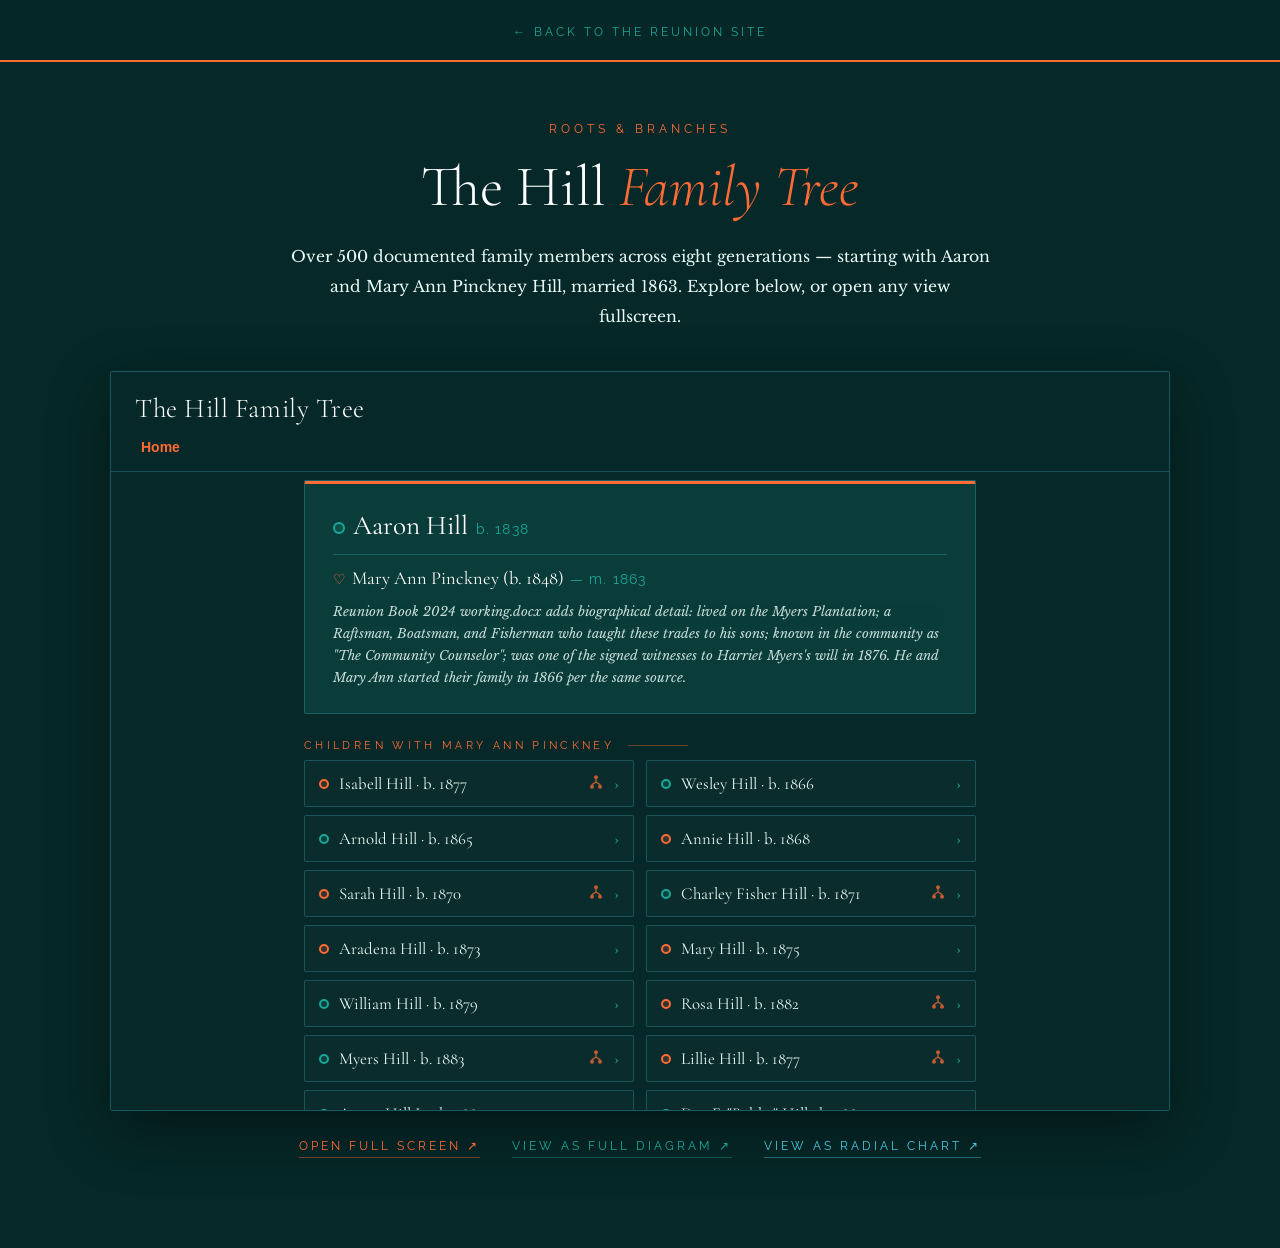
<file: family-tree.html>
<!DOCTYPE html>
<html lang="en">
<head>
<meta charset="UTF-8">
<meta name="viewport" content="width=device-width, initial-scale=1.0">
<title>The Hill Family Tree — Roots &amp; Branches</title>
<link href="https://fonts.googleapis.com/css2?family=Cormorant+Garamond:ital,wght@0,300;0,400;0,600;1,300;1,400&family=Libre+Baskerville:ital,wght@0,400;0,700;1,400&family=Raleway:wght@300;400;500;600&display=swap" rel="stylesheet">
<style>
  :root {
    --gold: #FF6B35;
    --dark-brown: #062828;
    --light-sepia: #E8F8F5;
  }
  * { margin: 0; padding: 0; box-sizing: border-box; }
  body {
    background-color: #062828;
    color: #FFFFFF;
    font-family: 'Libre Baskerville', serif;
  }
  .top-bar {
    padding: 20px 20px;
    text-align: center;
    border-bottom: 2px solid var(--gold);
    background: rgba(6,40,40,0.97);
  }
  .top-bar a {
    font-family: 'Raleway', sans-serif;
    font-size: 0.75rem;
    letter-spacing: 0.25em;
    text-transform: uppercase;
    color: #1AA89A;
    text-decoration: none;
  }
  .top-bar a:hover { color: var(--gold); }
  main {
    max-width: 1100px;
    margin: 0 auto;
    padding: 60px 20px 90px;
  }
  .section-label {
    font-family: 'Raleway', sans-serif;
    font-size: 0.72rem;
    letter-spacing: 0.35em;
    text-transform: uppercase;
    color: var(--gold);
    margin-bottom: 16px;
    text-align: center;
  }
  h1 {
    font-family: 'Cormorant Garamond', serif;
    font-size: clamp(2.2rem, 6vw, 3.6rem);
    font-weight: 300;
    text-align: center;
    margin-bottom: 20px;
  }
  h1 em { color: var(--gold); font-style: italic; }
  .intro {
    max-width: 700px;
    margin: 0 auto 40px;
    text-align: center;
    color: var(--light-sepia);
    font-size: 0.98rem;
    line-height: 1.9;
  }
  .frame-wrap {
    border: 1px solid rgba(72,202,228,0.3);
    border-radius: 2px;
    overflow: hidden;
    box-shadow: 0 20px 60px rgba(0,0,0,0.4);
    margin-bottom: 28px;
  }
  .frame-wrap iframe {
    display: block;
    width: 100%;
    height: 82vh;
    min-height: 560px;
    border: 0;
    background: #062828;
  }
  .view-links {
    display: flex;
    justify-content: center;
    gap: 32px;
    flex-wrap: wrap;
  }
  .view-links a {
    font-family: 'Raleway', sans-serif;
    font-size: 0.75rem;
    letter-spacing: 0.25em;
    text-transform: uppercase;
    text-decoration: none;
    padding-bottom: 4px;
  }
  .view-links a.explorer { color: var(--gold); border-bottom: 1px solid rgba(255,107,53,0.4); }
  .view-links a.diagram  { color: #1AA89A; border-bottom: 1px solid rgba(26,168,150,0.4); }
  .view-links a.radial   { color: #48CAE4; border-bottom: 1px solid rgba(72,202,228,0.4); }
</style>
</head>
<body>

<div class="top-bar">
  <a href="index.html">&larr; Back to the Reunion Site</a>
</div>

<main>
  <div class="section-label">Roots &amp; Branches</div>
  <h1>The Hill <em>Family Tree</em></h1>
  <p class="intro">Over 500 documented family members across eight generations — starting with Aaron and Mary Ann Pinckney Hill, married 1863. Explore below, or open any view fullscreen.</p>

  <div class="frame-wrap">
    <iframe src="hill-family-explorer.html" title="The Hill Family Tree — interactive explorer" loading="lazy"></iframe>
  </div>

  <div class="view-links">
    <a class="explorer" href="hill-family-explorer.html" target="_blank" rel="noopener">Open Full Screen &#8599;</a>
    <a class="diagram" href="hill-family-tree.html" target="_blank" rel="noopener">View as Full Diagram &#8599;</a>
    <a class="radial" href="hill-family-radial-test.html" target="_blank" rel="noopener">View as Radial Chart &#8599;</a>
  </div>
</main>

</body>
</html>
</file>
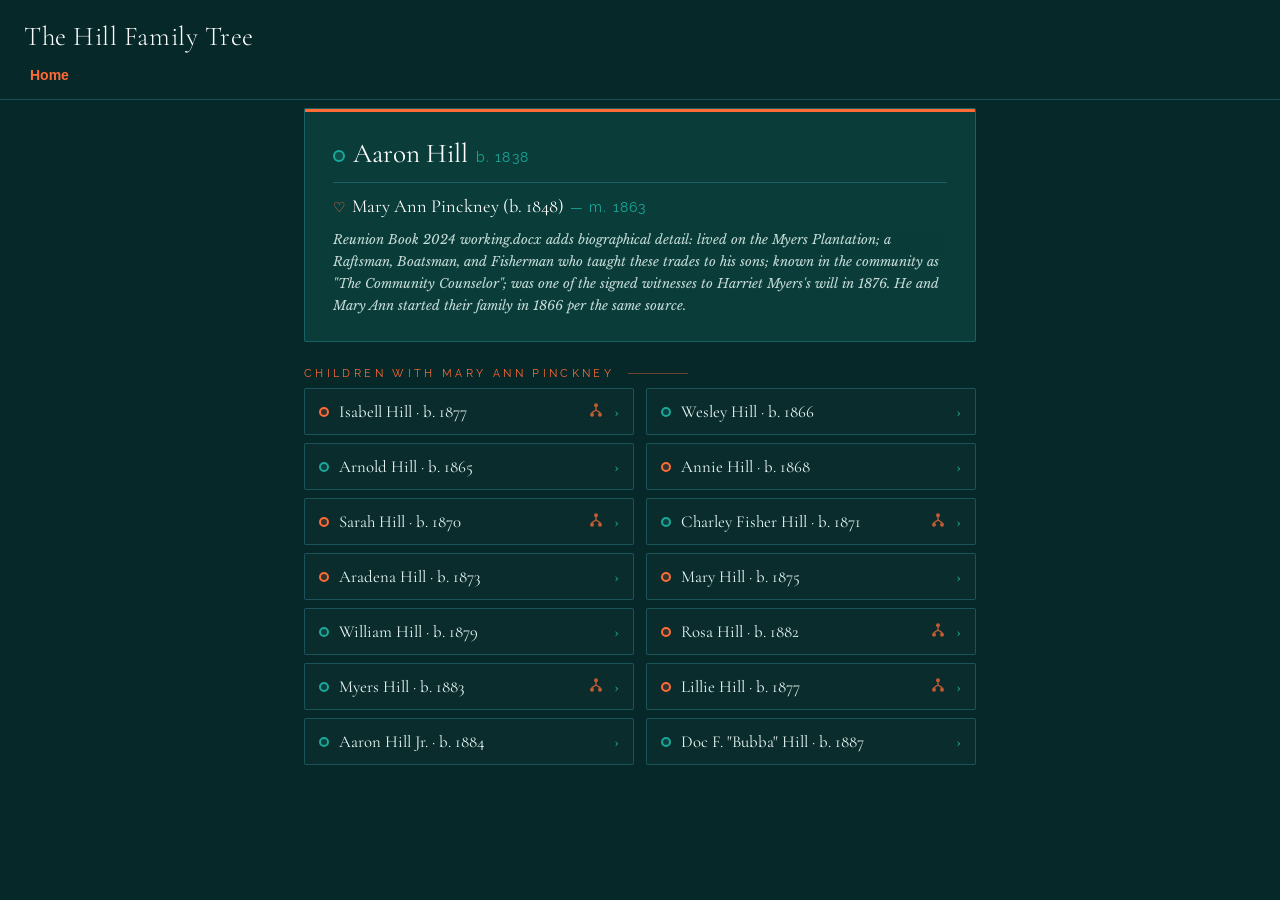
<file: hill-family-explorer.html>
<!doctype html>
<html>
<head>
<meta charset="utf-8">
<title>The Hill Family Tree</title>
<style>
  :root {
    --bg: #fafafa; --card-bg: #fff; --text: #222; --muted: #666; --border: #ddd;
    --accent: #5b8fc7; --male: #dbe9f6; --male-border: #5b8fc7;
    --female: #f7dbe6; --female-border: #c76b95; --neutral: #eaeaea; --neutral-border: #999;
  }
  @media (prefers-color-scheme: dark) {
    :root {
      --bg: #1a1a1a; --card-bg: #262626; --text: #eee; --muted: #aaa; --border: #444;
      --accent: #7fb0e6; --male: #274156; --male-border: #7fb0e6;
      --female: #4a2c38; --female-border: #e69ac2; --neutral: #333; --neutral-border: #888;
    }
  }
  * { box-sizing: border-box; }
  body {
    margin: 0; font-family: -apple-system, Segoe UI, Arial, sans-serif; background: var(--bg);
    color: var(--text);
  }
  .toolbar { padding: 16px 24px 8px; }
  h1 { font-size: 18px; margin: 0 0 10px; }
  .breadcrumb { display: flex; flex-wrap: wrap; gap: 4px; align-items: center; font-size: 14px; }
  .breadcrumb button {
    background: none; border: none; color: var(--accent); cursor: pointer; font-size: 14px;
    padding: 4px 6px; border-radius: 4px; text-decoration: none;
  }
  .breadcrumb button:hover { background: var(--card-bg); text-decoration: underline; }
  .breadcrumb button.current { color: var(--text); font-weight: 600; cursor: default; }
  .breadcrumb button.current:hover { background: none; text-decoration: none; }
  .breadcrumb .sep { color: var(--muted); }
  .content { max-width: 720px; margin: 0 auto; padding: 8px 24px 48px; }
  .focus-card {
    background: var(--card-bg); border: 1px solid var(--border); border-radius: 12px;
    padding: 20px; margin-bottom: 20px;
  }
  .person-line { display: flex; align-items: baseline; gap: 8px; flex-wrap: wrap; }
  .person-name { font-size: 20px; font-weight: 700; }
  .person-years { color: var(--muted); font-size: 14px; }
  .maiden-name { color: var(--muted); font-size: 13px; font-style: italic; margin-top: 2px; }
  .low-conf { border-style: dashed !important; }
  .conf-flag { color: #c98a2b; font-size: 13px; font-weight: 600; }
  .spouse-row {
    margin-top: 12px; padding-top: 12px; border-top: 1px dashed var(--border);
    display: flex; align-items: baseline; gap: 6px; flex-wrap: wrap;
  }
  .spouse-row::before { content: "\2661"; color: var(--accent); font-size: 14px; }
  .spouse-name { font-size: 17px; font-weight: 600; }
  .spouse-detail { color: var(--muted); font-size: 14px; }
  .notes { margin-top: 12px; font-size: 13px; color: var(--muted); white-space: pre-wrap; }
  .section-title {
    font-size: 13px; text-transform: uppercase; letter-spacing: 0.04em; color: var(--muted);
    margin: 24px 0 8px;
  }
  .child-list { display: grid; grid-template-columns: 1fr 1fr; gap: 8px 12px; }
  @media (max-width: 560px) {
    .child-list { grid-template-columns: 1fr; }
  }
  .child-row {
    display: flex; align-items: center; gap: 10px; background: var(--card-bg);
    border: 1px solid var(--border); border-radius: 10px; padding: 12px 14px; cursor: pointer;
    text-align: left; width: 100%; font: inherit; color: inherit; min-width: 0;
  }
  .child-row .info { min-width: 0; overflow: hidden; text-overflow: ellipsis; white-space: nowrap; }
  .branch-icon { flex-shrink: 0; color: var(--accent); opacity: 0.75; }
  .child-row:hover { border-color: var(--accent); }
  .child-row .swatch { width: 10px; height: 10px; border-radius: 50%; flex-shrink: 0; }
  .child-row .info { flex: 1; }
  .child-row .chevron { color: var(--muted); }
  .empty-msg { color: var(--muted); font-size: 14px; padding: 8px 0 0; }
  .root-picker .child-row { padding: 16px; }
</style>
<style>
/* Hill Family Reunion theme for render_explorer.py's output.
   Matches the palette and type system of hill-family-reunion.html so the embedded explorer
   reads as part of the same site rather than a bolted-on tool. Commits to the reunion site's
   single dark look rather than adapting to the viewer's OS theme, since the reunion page
   itself doesn't offer a light mode. */

@import url('https://fonts.googleapis.com/css2?family=Cormorant+Garamond:ital,wght@0,300;0,400;0,600;1,300;1,400&family=Libre+Baskerville:ital,wght@0,400;0,700;1,400&family=Raleway:wght@300;400;500;600&display=swap');

:root {
  --bg: #062828;
  --card-bg: #0A3D3A;
  --text: #E8F8F5;
  --muted: #1AA89A;
  --border: rgba(72,202,228,0.25);
  --accent: #FF6B35;
  --male: rgba(26,168,154,0.16);
  --male-border: #1AA89A;
  --female: rgba(255,107,53,0.16);
  --female-border: #FF6B35;
  --neutral: rgba(255,255,255,0.06);
  --neutral-border: rgba(255,255,255,0.3);
}

body {
  font-family: 'Libre Baskerville', serif;
}

.toolbar {
  padding: 20px 24px 12px;
  border-bottom: 1px solid var(--border);
}

h1 {
  font-family: 'Cormorant Garamond', serif;
  font-weight: 300;
  font-size: 1.7rem;
  letter-spacing: 0.02em;
  color: #FFFFFF;
}

.breadcrumb {
  font-family: 'Raleway', sans-serif;
  font-size: 0.72rem;
  letter-spacing: 0.12em;
  text-transform: uppercase;
}
.breadcrumb button {
  color: var(--muted);
}
.breadcrumb button:hover {
  background: rgba(255,107,53,0.1);
  color: var(--accent);
}
.breadcrumb button.current {
  color: var(--accent);
}
.breadcrumb button.current:hover {
  background: none;
}

.focus-card {
  border-radius: 2px;
  border: 1px solid var(--border);
  position: relative;
  overflow: hidden;
  padding: 28px 28px 24px;
}
.focus-card::before {
  content: '';
  position: absolute;
  top: 0; left: 0;
  width: 100%; height: 3px;
  background: var(--accent);
}

.person-name {
  font-family: 'Cormorant Garamond', serif;
  font-weight: 400;
  font-size: 1.7rem;
  color: #FFFFFF;
}
.person-years, .spouse-detail {
  font-family: 'Raleway', sans-serif;
  letter-spacing: 0.08em;
}
.maiden-name {
  font-family: 'Cormorant Garamond', serif;
  font-style: italic;
  font-size: 0.95rem;
}
.conf-flag {
  font-family: 'Raleway', sans-serif;
  letter-spacing: 0.1em;
  text-transform: uppercase;
  font-size: 0.68rem;
  color: var(--accent);
}

.spouse-row {
  border-top: 1px solid var(--border);
}
.spouse-row::before {
  color: var(--accent);
}
.spouse-name {
  font-family: 'Cormorant Garamond', serif;
  font-size: 1.15rem;
  font-weight: 400;
  color: #FFFFFF;
}

.notes {
  font-family: 'Libre Baskerville', serif;
  font-style: italic;
  line-height: 1.7;
  color: var(--text);
  opacity: 0.85;
}

.section-title {
  font-family: 'Raleway', sans-serif;
  font-size: 0.7rem;
  letter-spacing: 0.3em;
  color: var(--accent);
  display: flex;
  align-items: center;
  gap: 14px;
}
.section-title::after {
  content: '';
  flex: 1;
  max-width: 60px;
  height: 1px;
  background: var(--accent);
  opacity: 0.4;
}

.child-row {
  border-radius: 2px;
  background: rgba(255,255,255,0.02);
  transition: border-color 0.2s ease, background 0.2s ease, transform 0.2s ease;
}
.child-row:hover {
  background: rgba(255,107,53,0.08);
  transform: translateY(-1px);
}
.child-row .info {
  font-family: 'Cormorant Garamond', serif;
  font-size: 1.05rem;
  color: var(--text);
}
.branch-icon {
  color: var(--accent);
}
.child-row .chevron {
  color: var(--muted);
}

.empty-msg {
  font-family: 'Cormorant Garamond', serif;
  font-style: italic;
}

.root-picker .child-row {
  border-color: rgba(255,184,48,0.4);
}

/* ===== render_tree.py (the full SVG diagram) ===== */

.zoom-controls button {
  font-family: 'Raleway', sans-serif;
  font-size: 0.68rem;
  letter-spacing: 0.15em;
  text-transform: uppercase;
  border-radius: 2px;
  border-color: var(--border);
}
.zoom-controls button:hover {
  border-color: var(--accent);
  color: var(--accent);
}

.name {
  font-family: 'Cormorant Garamond', serif;
  font-weight: 400;
  font-size: 15px;
}
.years {
  font-family: 'Raleway', sans-serif;
  letter-spacing: 0.06em;
}

.sex-m rect, .sex-f rect, .sex-u rect {
  stroke-width: 1.25;
}

.toggle-circle {
  stroke-width: 1.25;
}
.toggle-label {
  font-family: 'Raleway', sans-serif;
}

</style>
</head>
<body>
<div class="toolbar">
  <h1>The Hill Family Tree</h1>
  <div class="breadcrumb" id="breadcrumb"></div>
</div>
<div class="content" id="content"></div>
<script>
  const DATA = {"people": {"aaron_hill_1838": {"id": "aaron_hill_1838", "name": "Aaron Hill", "marriedName": null, "sex": "M", "years": "b. 1838", "confidence": "high", "notes": "Reunion Book 2024 working.docx adds biographical detail: lived on the Myers Plantation; a Raftsman, Boatsman, and Fisherman who taught these trades to his sons; known in the community as \"The Community Counselor\"; was one of the signed witnesses to Harriet Myers's will in 1876. He and Mary Ann started their family in 1866 per the same source.\n"}, "mary_ann_pinckney_1848": {"id": "mary_ann_pinckney_1848", "name": "Mary Ann Pinckney", "marriedName": "Mary Ann Hill", "sex": "F", "years": "b. 1848", "confidence": "high", "notes": "Spelled \"PINKNEY\" on the family tree chart itself, but \"Pickney\"/\"Pinckney\" elsewhere (e.g. slide 1 title, slide 33 \"Extended & Loved Family on The Mary Ann Pickney Side\"). Using \"Pinckney\" as the canonical spelling per slide 33; noting the chart's own spelling variant here rather than silently picking one. Reunion Book 2024 working.docx adds: she was a Housewife, Seamstress, and cook who made all her children's clothes and took them to church regularly; the family raised chickens and cows, grew rice, and made their own butter and molasses syrup from sugar cane.\n"}, "isabell_hill_1877": {"id": "isabell_hill_1877", "name": "Isabell Hill", "marriedName": "Isabell Maxwell", "sex": "F", "years": "b. 1877", "confidence": "medium", "notes": null}, "wesley_hill_1866": {"id": "wesley_hill_1866", "name": "Wesley Hill", "marriedName": null, "sex": "M", "years": "b. 1866", "confidence": "medium", "notes": null}, "arnold_hill_1865": {"id": "arnold_hill_1865", "name": "Arnold Hill", "marriedName": null, "sex": "M", "years": "b. 1865", "confidence": "medium", "notes": null}, "annie_hill_1868": {"id": "annie_hill_1868", "name": "Annie Hill", "marriedName": null, "sex": "F", "years": "b. 1868", "confidence": "medium", "notes": null}, "sarah_hill_1870": {"id": "sarah_hill_1870", "name": "Sarah Hill", "marriedName": null, "sex": "F", "years": "b. 1870", "confidence": "high", "notes": null}, "john_l_cain": {"id": "john_l_cain", "name": "John L. Cain", "marriedName": null, "sex": "M", "years": "", "confidence": "high", "notes": null}, "john_janell_cain_jr": {"id": "john_janell_cain_jr", "name": "John Janell Cain Jr.", "marriedName": null, "sex": "M", "years": "", "confidence": "high", "notes": null}, "almeta_cain": {"id": "almeta_cain", "name": "Almeta Cain", "marriedName": null, "sex": "F", "years": "", "confidence": "high", "notes": null}, "renella_cain": {"id": "renella_cain", "name": "Renella \"Nellie\" Cain", "marriedName": null, "sex": "F", "years": "", "confidence": "medium", "notes": "Marriage to a Singleton, and daughter Marion Singleton, inferred from chart position - not explicitly labeled. Flagged for confirmation."}, "singleton_husband_of_renella": {"id": "singleton_husband_of_renella", "name": "Singleton", "marriedName": null, "sex": "M", "years": "", "confidence": "low", "notes": "Surname only; given name not recorded."}, "marion_singleton": {"id": "marion_singleton", "name": "Marion Singleton", "marriedName": "Marion Deveaux", "sex": "F", "years": "", "confidence": "medium", "notes": "Parentage inferred from chart position rather than an explicit label - flagged for confirmation."}, "richard_deveaux": {"id": "richard_deveaux", "name": "Richard Deveaux", "marriedName": null, "sex": "M", "years": "", "confidence": "high", "notes": null}, "beatrice_cain": {"id": "beatrice_cain", "name": "Beatrice Cain", "marriedName": "Beatrice Martin", "sex": "F", "years": "", "confidence": "high", "notes": null}, "leroy_martin": {"id": "leroy_martin", "name": "Leroy Martin", "marriedName": null, "sex": "M", "years": "", "confidence": "high", "notes": null}, "baby_louise_cain": {"id": "baby_louise_cain", "name": "Baby Louise Cain", "marriedName": null, "sex": "F", "years": "", "confidence": "high", "notes": null}, "john_martin": {"id": "john_martin", "name": "John Martin", "marriedName": null, "sex": "M", "years": "", "confidence": "high", "notes": null}, "helen_martin": {"id": "helen_martin", "name": "Helen", "marriedName": "Helen Martin", "sex": "F", "years": "", "confidence": "high", "notes": null}, "leroy_martin_jr": {"id": "leroy_martin_jr", "name": "Leroy Martin Jr.", "marriedName": null, "sex": "M", "years": "", "confidence": "high", "notes": null}, "flora_bell_martin": {"id": "flora_bell_martin", "name": "Flora Bell", "marriedName": "Flora Bell Martin", "sex": "F", "years": "", "confidence": "high", "notes": null}, "denise_martin": {"id": "denise_martin", "name": "Denise Martin", "marriedName": "Denise Hankerson", "sex": "F", "years": "", "confidence": "high", "notes": null}, "prince_john_hankerson": {"id": "prince_john_hankerson", "name": "Prince John Hankerson", "marriedName": null, "sex": "M", "years": "", "confidence": "high", "notes": null}, "lawrence_martin": {"id": "lawrence_martin", "name": "Lawrence Martin", "marriedName": null, "sex": "M", "years": "", "confidence": "high", "notes": null}, "eugenia_hankerson": {"id": "eugenia_hankerson", "name": "Eugenia Hankerson", "marriedName": null, "sex": "F", "years": "", "confidence": "high", "notes": null}, "demetrius_hankerson": {"id": "demetrius_hankerson", "name": "Demetrius Hankerson", "marriedName": null, "sex": "M", "years": "", "confidence": "high", "notes": null}, "lawrence_martin_jr": {"id": "lawrence_martin_jr", "name": "Lawrence Martin Jr.", "marriedName": null, "sex": "M", "years": "", "confidence": "high", "notes": null}, "tracy_martin": {"id": "tracy_martin", "name": "Tracy Martin", "marriedName": null, "sex": "U", "years": "", "confidence": "high", "notes": null}, "destiny_hankerson": {"id": "destiny_hankerson", "name": "Destiny Hankerson", "marriedName": null, "sex": "F", "years": "", "confidence": "high", "notes": null}, "charley_fisher_hill_1871": {"id": "charley_fisher_hill_1871", "name": "Charley Fisher Hill", "marriedName": null, "sex": "M", "years": "b. 1871", "confidence": "high", "notes": "Reunion Book 2024 working.docx: called \"the Patriarch of Jekyll Island Employees\"; worked for the Maurice family at Hollybourne Cottage as coachman and caretaker for 51 years, starting as their hire in 1891; being the first local employee, he got jobs there for most of his family, in-laws, and friends (the source claims ~77% of the island's employees were connected to him in some way). Known for yelling \"The Wheels are rolling at 4!\" when bringing the stagecoach for the Maurice family. Moved back to Brunswick with his family in 1942 when the Maurice family left the island.\n"}, "angie_parland": {"id": "angie_parland", "name": "Angie Parland", "marriedName": "Angie Hill", "sex": "F", "years": "", "confidence": "high", "notes": "Marriage confirmed on both slide 6 and slide 15. Reunion Book 2024 working.docx adds: she worked as the Maurice family's Laundress, and helped the Maurice daughters pack up their home for their final winter on Jekyll Island when the state took over.\n"}, "anna_hill_charley_fisher_daughter": {"id": "anna_hill_charley_fisher_daughter", "name": "Anna Hill", "marriedName": "Anna Arnett", "sex": "F", "years": "", "confidence": "high", "notes": "Distinct from other people named Anna elsewhere in the tree. Reunion Book 2024 working.docx: grew up on Jekyll Island; moved to Brunswick then Atlanta for college; returned to the island in the 1930s to teach the African American employees' children at the Jekyll Island Schoolhouse, and worked part-time at the Club Laundry as well.\n"}, "jesse_arnett": {"id": "jesse_arnett", "name": "Jesse Arnett", "marriedName": null, "sex": "M", "years": "", "confidence": "high", "notes": null}, "destiny_arnett": {"id": "destiny_arnett", "name": "Destiny Arnett", "marriedName": null, "sex": "F", "years": "", "confidence": "high", "notes": null}, "aradena_hill_1873": {"id": "aradena_hill_1873", "name": "Aradena Hill", "marriedName": null, "sex": "F", "years": "b. 1873", "confidence": "medium", "notes": null}, "mary_hill_1875": {"id": "mary_hill_1875", "name": "Mary Hill", "marriedName": null, "sex": "F", "years": "b. 1875", "confidence": "medium", "notes": null}, "william_hill_1879": {"id": "william_hill_1879", "name": "William Hill", "marriedName": null, "sex": "M", "years": "b. 1879", "confidence": "medium", "notes": null}, "rosa_hill_1882": {"id": "rosa_hill_1882", "name": "Rosa Hill", "marriedName": null, "sex": "F", "years": "b. 1882", "confidence": "high", "notes": null}, "walter_everette": {"id": "walter_everette", "name": "Walter Everette", "marriedName": null, "sex": "M", "years": "", "confidence": "high", "notes": null}, "viola_everett": {"id": "viola_everett", "name": "Viola Everett", "marriedName": null, "sex": "F", "years": "", "confidence": "high", "notes": null}, "carl_hawkins": {"id": "carl_hawkins", "name": "Carl Hawkins", "marriedName": null, "sex": "M", "years": "", "confidence": "high", "notes": null}, "anit_everett": {"id": "anit_everett", "name": "Anit Everett", "marriedName": null, "sex": "F", "years": "", "confidence": "high", "notes": null}, "jake_walker": {"id": "jake_walker", "name": "Jake Walker", "marriedName": null, "sex": "M", "years": "", "confidence": "high", "notes": null}, "edna_everett": {"id": "edna_everett", "name": "Edna Everett", "marriedName": null, "sex": "F", "years": "", "confidence": "high", "notes": null}, "jasper_irick": {"id": "jasper_irick", "name": "Jasper Irick", "marriedName": null, "sex": "M", "years": "", "confidence": "high", "notes": null}, "juanit_everett": {"id": "juanit_everett", "name": "Juanit Everett", "marriedName": null, "sex": "F", "years": "", "confidence": "high", "notes": null}, "curtis_thompson": {"id": "curtis_thompson", "name": "Curtis Thompson", "marriedName": null, "sex": "M", "years": "", "confidence": "high", "notes": null}, "william_everett": {"id": "william_everett", "name": "William Everett", "marriedName": null, "sex": "M", "years": "", "confidence": "high", "notes": null}, "loretta_hamilton": {"id": "loretta_hamilton", "name": "Loretta", "marriedName": "Loretta Hamilton", "sex": "F", "years": "b. 1935", "confidence": "high", "notes": "Honored as the matriarch of the Rosa branch at a family reunion, age 90 (per photo caption)."}, "bill_hamilton": {"id": "bill_hamilton", "name": "Bill Hamilton", "marriedName": null, "sex": "M", "years": "", "confidence": "high", "notes": null}, "dr_reginald_walker": {"id": "dr_reginald_walker", "name": "Dr. Reginald", "marriedName": null, "sex": "M", "years": "", "confidence": "high", "notes": null}, "aaron_lynn_walker": {"id": "aaron_lynn_walker", "name": "Aaron Lynn", "marriedName": null, "sex": "M", "years": "", "confidence": "high", "notes": null}, "rosanita_colman": {"id": "rosanita_colman", "name": "Rosanita Colman", "marriedName": null, "sex": "F", "years": "", "confidence": "high", "notes": null}, "rhonda_walker": {"id": "rhonda_walker", "name": "Rhonda", "marriedName": null, "sex": "F", "years": "", "confidence": "high", "notes": "Self-identified as \"Rhonda M. Fowler (Walker), Great-Granddaughter of Rosa Hill Everett\" in a Jul 2026 accomplishments email (Hill Family Accoumplishments.pdf) - corroborates her placement in this branch."}, "sydney_fowler": {"id": "sydney_fowler", "name": "Sydney Fowler", "marriedName": null, "sex": "M", "years": "", "confidence": "high", "notes": "Retired a second time (previously military-retired) as a civilian after 19 years with the U.S. Air Force, per Rhonda's Jul 2026 accomplishments email."}, "carla_walker": {"id": "carla_walker", "name": "Carla", "marriedName": null, "sex": "F", "years": "", "confidence": "high", "notes": "Children shown with surname Harkley; father/partner not named on chart."}, "nancy_irick": {"id": "nancy_irick", "name": "Nancy", "marriedName": null, "sex": "F", "years": "", "confidence": "high", "notes": null}, "odell_hurdle": {"id": "odell_hurdle", "name": "Odell Hurdle", "marriedName": null, "sex": "M", "years": "", "confidence": "high", "notes": null}, "rosemary_atkins": {"id": "rosemary_atkins", "name": "Rosemary", "marriedName": null, "sex": "F", "years": "", "confidence": "medium", "notes": "Chart shows surname/bracket Atkins for this family line despite father's surname being Thompson; recorded as shown on source."}, "robert_ingram": {"id": "robert_ingram", "name": "Robert Ingram", "marriedName": null, "sex": "M", "years": "", "confidence": "high", "notes": null}, "catherine_hamilton": {"id": "catherine_hamilton", "name": "Catherine", "marriedName": null, "sex": "F", "years": "", "confidence": "high", "notes": null}, "barham_hamilton": {"id": "barham_hamilton", "name": "Barham", "marriedName": null, "sex": "U", "years": "", "confidence": "high", "notes": null}, "tyla_hamilton": {"id": "tyla_hamilton", "name": "Tyla", "marriedName": null, "sex": "U", "years": "", "confidence": "high", "notes": null}, "annie_michelle_walker": {"id": "annie_michelle_walker", "name": "Annie Michelle", "marriedName": null, "sex": "F", "years": "", "confidence": "high", "notes": null}, "cory_walker": {"id": "cory_walker", "name": "Cory", "marriedName": null, "sex": "M", "years": "", "confidence": "high", "notes": null}, "andre_walker": {"id": "andre_walker", "name": "Andre", "marriedName": null, "sex": "M", "years": "", "confidence": "high", "notes": null}, "candace_fowler": {"id": "candace_fowler", "name": "Candace Fowler", "marriedName": null, "sex": "F", "years": "", "confidence": "high", "notes": null}, "sydney_fowler_jr": {"id": "sydney_fowler_jr", "name": "Sydney Fowler", "marriedName": null, "sex": "M", "years": "", "confidence": "high", "notes": "Distinct from his father, Sydney Fowler, elsewhere in this branch."}, "shauna_harkley": {"id": "shauna_harkley", "name": "Shauna Harkley", "marriedName": null, "sex": "F", "years": "", "confidence": "high", "notes": null}, "shawn_harkley": {"id": "shawn_harkley", "name": "Shawn Harkley", "marriedName": null, "sex": "M", "years": "", "confidence": "high", "notes": null}, "shamir_harkley": {"id": "shamir_harkley", "name": "Shamir Harkley", "marriedName": null, "sex": "F", "years": "", "confidence": "high", "notes": null}, "james_medows": {"id": "james_medows", "name": "James Medows", "marriedName": null, "sex": "M", "years": "", "confidence": "medium", "notes": "Chart shows surname Medows, distinct from Nancy's husband Odell Hurdle; father not named on chart."}, "chandler_medows": {"id": "chandler_medows", "name": "Chandler Medows", "marriedName": null, "sex": "M", "years": "", "confidence": "medium", "notes": "Chart shows surname Medows, distinct from Nancy's husband Odell Hurdle; father not named on chart."}, "joanne_ingram": {"id": "joanne_ingram", "name": "Joanne", "marriedName": null, "sex": "F", "years": "", "confidence": "high", "notes": null}, "james_jc_atkins": {"id": "james_jc_atkins", "name": "James", "marriedName": null, "sex": "M", "years": "", "confidence": "high", "notes": "Also known as JC."}, "james_jr_atkins": {"id": "james_jr_atkins", "name": "James Jr.", "marriedName": null, "sex": "M", "years": "", "confidence": "high", "notes": null}, "ivn_atkins": {"id": "ivn_atkins", "name": "Ivn", "marriedName": null, "sex": "U", "years": "", "confidence": "high", "notes": null}, "brice_bradforth": {"id": "brice_bradforth", "name": "Brice Bradforth", "marriedName": null, "sex": "M", "years": "", "confidence": "high", "notes": null}, "braeden_bradforth": {"id": "braeden_bradforth", "name": "Braeden Bradforth", "marriedName": null, "sex": "M", "years": "", "confidence": "high", "notes": null}, "janya_furguson": {"id": "janya_furguson", "name": "Janya Furguson", "marriedName": null, "sex": "F", "years": "", "confidence": "high", "notes": null}, "jalynn_walker": {"id": "jalynn_walker", "name": "Jalynn Walker", "marriedName": null, "sex": "F", "years": "", "confidence": "high", "notes": null}, "myers_hill_1883": {"id": "myers_hill_1883", "name": "Myers Hill", "marriedName": null, "sex": "M", "years": "b. 1883", "confidence": "high", "notes": null}, "onie_miller": {"id": "onie_miller", "name": "Onie Miller", "marriedName": "Onie Hill", "sex": "F", "years": "", "confidence": "high", "notes": null}, "dr_w_ray_hill": {"id": "dr_w_ray_hill", "name": "Dr. W. Ray Hill", "marriedName": null, "sex": "M", "years": "b. 1925", "confidence": "high", "notes": "Full given name Walter, per Reunion Book 2024 working.docx. Author of the personal testimony/memoir \"God's Grace and Mercy Throughout My Life\" (Hill, 2016). Served in the U.S. Army during WWII (97th Engineers Regiment, Alcan Highway survey/construction from Valdez, Alaska, then Oro Bay, New Guinea), discharged Dec. 26, 1945; attended Morris Brown College, then City College of New York, then NY Technical Institute; worked as personal manager for comedian Redd Foxx and others; had diverse later careers (mortuary science, private investigation, college administration, spiritual counseling, affordable housing development) before retiring into ministry as an AME Church Itinerant Elder and Pastor. Known within the family as \"Uncle Ray\" and referred to as the family's patriarch in family reunion correspondence as of 2026.\n"}, "myldred_hill": {"id": "myldred_hill", "name": "Myldred", "marriedName": "Myldred Hill", "sex": "F", "years": "", "confidence": "high", "notes": null}, "evelyn_hill": {"id": "evelyn_hill", "name": "Evelyn Hill", "marriedName": "Evelyn Kirkland", "sex": "F", "years": "", "confidence": "high", "notes": "Shown on the chart as \"Evelyn Scott,\" with \"Kirkland\" written in as a correction/update - treating Kirkland as her actual married name. Corroborated by an accomplishments email (Hill Family Accoumplishments.pdf, Steven Goings, Jul 2026) describing her as raised as the sibling of \"our patriarch Uncle Ray Hill\" - consistent with her being Myers Hill's daughter and Dr. W. Ray Hill's sister here.\n"}, "kirkland_husband_of_evelyn": {"id": "kirkland_husband_of_evelyn", "name": "Kirkland", "marriedName": null, "sex": "M", "years": "", "confidence": "medium", "notes": "Surname only; given name not recorded."}, "earl_hill": {"id": "earl_hill", "name": "Earl Hill", "marriedName": null, "sex": "M", "years": "", "confidence": "high", "notes": "Reunion Book 2024 working.docx: started as a caddie on Jekyll Island at age 9, becoming a well-known caddie/bag carrier among the Jekyll Island Club's millionaires in the 1920s. Used his sports and music connections (including Jim Brown) to connect with Atlanta preachers toward desegregating golf in Georgia; after the 1964 court ruling desegregating the state-owned island, he created The Southeastern Golf Tournament (\"The Classic\"), featuring golfers Lee Elder, Calvin Peete, and Jim Thorpe, and organized the island's first desegregated concerts (Jerry Butler, Wilson Pickett, Otis Redding, Percy Sledge, and others).\n"}, "matilda_hill": {"id": "matilda_hill", "name": "Matilda", "marriedName": "Matilda Hill", "sex": "F", "years": "", "confidence": "high", "notes": "Reunion Book 2024 working.docx (\"Matilda Denegal Hill\"): lived on Jekyll Island as a child; daughter of Sam Denegal, known as \"the Foreman of the Forest\" for overseeing 25+ men clearing/maintaining roads on Jekyll Island (a road was named after him) and well liked by the Jekyll Island Club's millionaire members for his dependability, earning $500/year in tips. Sam was a Deacon at the black employee church and owned the island's only grocery store, near his home; his brother Walter Denegal was accidentally shot and killed by a Jekyll Island Club member (Mr. Clark) in the late 1920s while digging up turtle eggs on the beach at night, having gone on the wrong night (turtle-egg-gathering nights were for employees; hog-hunting nights were for Club members). Sam and Walter are not otherwise documented in these sources and aren't given their own tree records here. Matilda herself was hired as a housekeeper by an employer in the Rockefeller cottages after her car broke down in front of the Denegal family's store, and worked for that family for many years.\n"}, "arthur_hill_myers_son": {"id": "arthur_hill_myers_son", "name": "Arthur Hill", "marriedName": null, "sex": "M", "years": "", "confidence": "high", "notes": "Distinct from other people named Arthur elsewhere in the tree."}, "evelyn_green": {"id": "evelyn_green", "name": "Evelyn Green", "marriedName": "Evelyn Hill", "sex": "F", "years": "", "confidence": "high", "notes": "Distinct from Evelyn Hill (Myers's daughter) elsewhere in this branch."}, "charlie_hill_myers_son": {"id": "charlie_hill_myers_son", "name": "Charlie Hill", "marriedName": null, "sex": "M", "years": "", "confidence": "high", "notes": "Distinct from other people named Charlie elsewhere in the tree. Two wives - Jenn V. (first), Hazel Branch (second)."}, "jenn_v_hill": {"id": "jenn_v_hill", "name": "Jenn V.", "marriedName": "Jenn V. Hill", "sex": "F", "years": "", "confidence": "high", "notes": null}, "hazel_branch": {"id": "hazel_branch", "name": "Hazel Branch", "marriedName": "Hazel Hill", "sex": "F", "years": "", "confidence": "high", "notes": null}, "dwayne_oz_hill": {"id": "dwayne_oz_hill", "name": "Dwayne \"Oz\" Hill", "marriedName": null, "sex": "M", "years": "", "confidence": "high", "notes": null}, "tiara_hill": {"id": "tiara_hill", "name": "Tiara Hill", "marriedName": null, "sex": "F", "years": "", "confidence": "high", "notes": null}, "taylor_hill": {"id": "taylor_hill", "name": "Taylor Hill", "marriedName": null, "sex": "U", "years": "", "confidence": "high", "notes": "Distinct from Taylor Williams elsewhere in the tree."}, "yvonne_kirkland": {"id": "yvonne_kirkland", "name": "Yvonne Kirkland", "marriedName": null, "sex": "F", "years": "", "confidence": "high", "notes": "Referred to as \"Yvonne Kirland (maiden name Scott)\" by her son Steven Goings (Hill Family Accoumplishments.pdf, Jul 2026); recorded here as Kirkland per the chart, since the surname discrepancy likely reflects the same Scott/Kirkland naming ambiguity already flagged on her mother Evelyn's record."}, "steven_goings": {"id": "steven_goings", "name": "Steven Goings", "marriedName": null, "sex": "M", "years": "b. 1964", "confidence": "high", "notes": "Of Seaside, California. Per his own Jul 2026 accomplishments email: a Licensed Clinical Social Worker (private practice since Aug 2024); received the CSU Monterey Bay (CSUMB) All Black Gala \"Alumni Award\" (Feb 2024); named Grand Marshall of Monterey Peninsula Pride in June 2024 (an organization he helped found in 2017); the \"CSUMB Steven Goings Perseverance Award\" was established in his honor in Feb 2025.\n"}, "barbara_hill_floyd": {"id": "barbara_hill_floyd", "name": "Barbara Hill", "marriedName": "Barbara Floyd", "sex": "F", "years": "b. 1935", "confidence": "high", "notes": "Reunion Book 2024 working.docx confirms her parents as Earl Hill and Matilda Denegal Hill in one passage (\"her grandfather on her father's side, Myers Hill\" - consistent with Earl being Myers Hill's son) but a separate passage in the same document names her parents as \"Aaron Hill and Matilda Denegal Hill\" - CONFLICT: likely an internal error in that source confusing Earl with the family patriarch Aaron; kept as Earl Hill's daughter here since that reading is corroborated twice in the same document. Lived on Jekyll Island as a young child and returned in 1959-1962, working as the first maid hired at the Wanderer Hotel (now the Comfort Inn). Started the Woman's Golf Auxiliary Tournaments, which ran for 25 years. Organized the first Hill Family Reunion in Brunswick, GA, Aug. 7-9 1992, with her cousins Janie Bell Parland and Clinton Tucker.\n"}, "floyd_husband_of_barbara": {"id": "floyd_husband_of_barbara", "name": "Floyd", "marriedName": null, "sex": "M", "years": "", "confidence": "medium", "notes": "Surname only; given name not recorded."}, "carolyn_hill_myers_line": {"id": "carolyn_hill_myers_line", "name": "Carolyn Hill", "marriedName": "Carolyn Layne", "sex": "F", "years": "", "confidence": "high", "notes": "Distinct from other people named Carolyn elsewhere in the tree."}, "david_a_layne": {"id": "david_a_layne", "name": "David A. Layne", "marriedName": null, "sex": "M", "years": "", "confidence": "high", "notes": null}, "robert_layne": {"id": "robert_layne", "name": "Robert Layne", "marriedName": null, "sex": "M", "years": "", "confidence": "high", "notes": null}, "g_charlesetta_hill": {"id": "g_charlesetta_hill", "name": "G. Charlesetta Hill", "marriedName": "G. Charlesetta Tucker", "sex": "F", "years": "", "confidence": "high", "notes": "Child of Charlie's first wife, Jenn V."}, "donald_b_tucker_jr": {"id": "donald_b_tucker_jr", "name": "Donald B. Tucker Jr.", "marriedName": null, "sex": "M", "years": "", "confidence": "high", "notes": null}, "yvonne_tucker": {"id": "yvonne_tucker", "name": "Yvonne", "marriedName": "Yvonne Tucker", "sex": "F", "years": "", "confidence": "high", "notes": "Distinct from Yvonne Kirkland elsewhere in this branch."}, "donald_b_mitchell_jr": {"id": "donald_b_mitchell_jr", "name": "Donald B. Mitchell Jr.", "marriedName": null, "sex": "M", "years": "", "confidence": "medium", "notes": "Chart shows surname Mitchell for this child despite father's surname being Tucker; recorded as shown on source."}, "destiny_mitchell": {"id": "destiny_mitchell", "name": "Destiny", "marriedName": null, "sex": "F", "years": "", "confidence": "high", "notes": null}, "twan_tucker": {"id": "twan_tucker", "name": "Twan Tucker", "marriedName": null, "sex": "M", "years": "", "confidence": "high", "notes": null}, "jhaquaisha_houston": {"id": "jhaquaisha_houston", "name": "Jha'Quaisha Houston", "marriedName": null, "sex": "F", "years": "", "confidence": "high", "notes": null}, "kaishawn_neufville": {"id": "kaishawn_neufville", "name": "Kai'Shawn Neufville", "marriedName": null, "sex": "M", "years": "", "confidence": "high", "notes": null}, "dejanea_tucker": {"id": "dejanea_tucker", "name": "De'Janea", "marriedName": null, "sex": "F", "years": "", "confidence": "high", "notes": null}, "nykee_tucker": {"id": "nykee_tucker", "name": "Ny'Kee", "marriedName": null, "sex": "F", "years": "", "confidence": "high", "notes": null}, "essence_austin": {"id": "essence_austin", "name": "Essence Austin", "marriedName": null, "sex": "F", "years": "", "confidence": "high", "notes": null}, "anna_mitchell_myers_line": {"id": "anna_mitchell_myers_line", "name": "Anna Mitchell", "marriedName": null, "sex": "F", "years": "", "confidence": "medium", "notes": "Chart shows surname Mitchell for this child despite father's surname being Tucker; recorded as shown on source."}, "david_alexander_mitchell": {"id": "david_alexander_mitchell", "name": "David Alexander", "marriedName": null, "sex": "M", "years": "", "confidence": "high", "notes": null}, "verdell_mitchell": {"id": "verdell_mitchell", "name": "Verdell Mitchell", "marriedName": null, "sex": "F", "years": "", "confidence": "medium", "notes": "Chart shows surname Mitchell for this child despite father's surname being Tucker; recorded as shown on source."}, "ashli_mitchell": {"id": "ashli_mitchell", "name": "Ashli", "marriedName": null, "sex": "F", "years": "", "confidence": "high", "notes": null}, "jordan_crawford_mitchell": {"id": "jordan_crawford_mitchell", "name": "Jordan Crawford", "marriedName": null, "sex": "M", "years": "", "confidence": "high", "notes": null}, "aliyah_mitchell": {"id": "aliyah_mitchell", "name": "Aliyah", "marriedName": null, "sex": "F", "years": "", "confidence": "high", "notes": null}, "clinton_tucker": {"id": "clinton_tucker", "name": "Clinton Tucker", "marriedName": null, "sex": "M", "years": "", "confidence": "high", "notes": null}, "jenn_v_tucker": {"id": "jenn_v_tucker", "name": "Jenn V. Tucker", "marriedName": "Jenn V. Waye", "sex": "F", "years": "", "confidence": "high", "notes": "Distinct from Jenn V. Hill (Charlie Hill's first wife) elsewhere in this branch."}, "jeffery_waye": {"id": "jeffery_waye", "name": "Jeffery Waye", "marriedName": null, "sex": "M", "years": "", "confidence": "high", "notes": null}, "jeffery_waye_jr": {"id": "jeffery_waye_jr", "name": "Jeffery Waye Jr.", "marriedName": null, "sex": "M", "years": "", "confidence": "high", "notes": null}, "zhane_waye": {"id": "zhane_waye", "name": "Zhane Waye", "marriedName": null, "sex": "M", "years": "", "confidence": "high", "notes": null}, "leon_hill_myers_line": {"id": "leon_hill_myers_line", "name": "Leon Hill", "marriedName": null, "sex": "M", "years": "", "confidence": "high", "notes": "Child of Charlie's first wife, Jenn V. Distinct from other people named Leon elsewhere in the tree."}, "marvin_hill": {"id": "marvin_hill", "name": "Marvin Hill", "marriedName": null, "sex": "M", "years": "", "confidence": "high", "notes": null}, "verleathea_hill": {"id": "verleathea_hill", "name": "Verleathea", "marriedName": "Verleathea Hill", "sex": "F", "years": "", "confidence": "high", "notes": null}, "marvin_hill_jr": {"id": "marvin_hill_jr", "name": "Marvin Hill Jr.", "marriedName": null, "sex": "M", "years": "", "confidence": "high", "notes": null}, "katrina_richardson": {"id": "katrina_richardson", "name": "Katrina Richardson", "marriedName": "Katrina Hill", "sex": "F", "years": "", "confidence": "high", "notes": null}, "gianna_hill_myers_line": {"id": "gianna_hill_myers_line", "name": "Gianna Hill", "marriedName": null, "sex": "F", "years": "", "confidence": "high", "notes": null}, "joseph_hill_myers_line": {"id": "joseph_hill_myers_line", "name": "Joseph Hill", "marriedName": null, "sex": "M", "years": "", "confidence": "high", "notes": "Distinct from other people named Joseph elsewhere in the tree."}, "david_hill_myers_line": {"id": "david_hill_myers_line", "name": "David Hill", "marriedName": null, "sex": "M", "years": "", "confidence": "high", "notes": null}, "gary_hill_myers_line": {"id": "gary_hill_myers_line", "name": "Gary Hill", "marriedName": null, "sex": "M", "years": "", "confidence": "high", "notes": "Distinct from other people named Gary elsewhere in the tree."}, "lauren_hill_myers_line": {"id": "lauren_hill_myers_line", "name": "Lauren Hill", "marriedName": null, "sex": "F", "years": "", "confidence": "high", "notes": null}, "major_hill_myers_line": {"id": "major_hill_myers_line", "name": "Major", "marriedName": null, "sex": "M", "years": "", "confidence": "high", "notes": null}, "ronald_hill_myers_line": {"id": "ronald_hill_myers_line", "name": "Ronald Hill", "marriedName": null, "sex": "M", "years": "", "confidence": "high", "notes": null}, "chrissy_hill": {"id": "chrissy_hill", "name": "Chrissy", "marriedName": "Chrissy Hill", "sex": "F", "years": "", "confidence": "high", "notes": null}, "ronald_hill_jr_myers_line": {"id": "ronald_hill_jr_myers_line", "name": "Ronald Hill Jr.", "marriedName": null, "sex": "M", "years": "", "confidence": "high", "notes": null}, "malik_hill_myers_line": {"id": "malik_hill_myers_line", "name": "Malik Hill", "marriedName": null, "sex": "M", "years": "", "confidence": "high", "notes": null}, "breann_hill": {"id": "breann_hill", "name": "Bre'ann", "marriedName": "Bre'ann Hill", "sex": "F", "years": "", "confidence": "high", "notes": null}, "gabrielle_leann_hill": {"id": "gabrielle_leann_hill", "name": "Gabrielle Leann", "marriedName": null, "sex": "F", "years": "", "confidence": "high", "notes": null}, "trinity_hill_myers_line": {"id": "trinity_hill_myers_line", "name": "Trinity Hill", "marriedName": null, "sex": "F", "years": "", "confidence": "high", "notes": null}, "vernon_hill_myers_line": {"id": "vernon_hill_myers_line", "name": "Vernon Hill", "marriedName": null, "sex": "M", "years": "", "confidence": "high", "notes": null}, "kim_hill": {"id": "kim_hill", "name": "Kim", "marriedName": "Kim Hill", "sex": "F", "years": "", "confidence": "high", "notes": null}, "terrell_hill_myers_line": {"id": "terrell_hill_myers_line", "name": "Terrell Hill", "marriedName": null, "sex": "M", "years": "", "confidence": "high", "notes": null}, "desiree_hill": {"id": "desiree_hill", "name": "Desiree", "marriedName": "Desiree Hill", "sex": "F", "years": "", "confidence": "high", "notes": null}, "morgan_hill_myers_line": {"id": "morgan_hill_myers_line", "name": "Morgan Hill", "marriedName": null, "sex": "F", "years": "", "confidence": "high", "notes": null}, "timothy_hill_myers_line": {"id": "timothy_hill_myers_line", "name": "Timothy Hill", "marriedName": null, "sex": "M", "years": "", "confidence": "high", "notes": null}, "abrienne_hill_myers_line": {"id": "abrienne_hill_myers_line", "name": "Abrienne Hill", "marriedName": null, "sex": "F", "years": "", "confidence": "high", "notes": "Partner, not confirmed as spouse by marriage."}, "maurice_johnson": {"id": "maurice_johnson", "name": "Maurice Johnson", "marriedName": null, "sex": "M", "years": "", "confidence": "high", "notes": null}, "lenah_rose_hill": {"id": "lenah_rose_hill", "name": "Lenah'Rose", "marriedName": null, "sex": "F", "years": "", "confidence": "high", "notes": null}, "mattie_hill": {"id": "mattie_hill", "name": "Mattie", "marriedName": "Mattie Hill", "sex": "F", "years": "", "confidence": "high", "notes": null}, "steve_hill_myers_line": {"id": "steve_hill_myers_line", "name": "Steve Hill", "marriedName": null, "sex": "M", "years": "", "confidence": "high", "notes": "Child of Charlie's second wife, Hazel Branch."}, "sherry_hill": {"id": "sherry_hill", "name": "Sherry", "marriedName": "Sherry Hill", "sex": "F", "years": "", "confidence": "high", "notes": null}, "lillie_hill_1877": {"id": "lillie_hill_1877", "name": "Lillie Hill", "marriedName": null, "sex": "F", "years": "b. 1877", "confidence": "high", "notes": null}, "henry_way": {"id": "henry_way", "name": "Henry Way", "marriedName": null, "sex": "M", "years": "", "confidence": "high", "notes": "First husband (H1)."}, "george_mitchell": {"id": "george_mitchell", "name": "George Mitchell", "marriedName": null, "sex": "M", "years": "", "confidence": "high", "notes": "Second husband (H2)."}, "mary_lee_way": {"id": "mary_lee_way", "name": "Mary Lee Way", "marriedName": null, "sex": "F", "years": "", "confidence": "high", "notes": null}, "parthenia_way": {"id": "parthenia_way", "name": "Parthenia Way", "marriedName": null, "sex": "F", "years": "", "confidence": "high", "notes": null}, "florie_way": {"id": "florie_way", "name": "Florie Way", "marriedName": "Florie Hubbard", "sex": "F", "years": "", "confidence": "high", "notes": null}, "lillian_hubbard": {"id": "lillian_hubbard", "name": "Lillian Hubbard", "marriedName": "Lillian Armstrong", "sex": "F", "years": "", "confidence": "high", "notes": null}, "karen_a_armstrong": {"id": "karen_a_armstrong", "name": "Karen A. Armstrong", "marriedName": "Karen A. Scriven", "sex": "F", "years": "", "confidence": "high", "notes": "Distinct from other people named Karen A. elsewhere in this branch."}, "scriven_husband_of_karen_a": {"id": "scriven_husband_of_karen_a", "name": "Scriven", "marriedName": null, "sex": "M", "years": "", "confidence": "medium", "notes": "Surname only; given name not recorded."}, "kenneth_scriven_jr": {"id": "kenneth_scriven_jr", "name": "Kenneth Scriven Jr.", "marriedName": null, "sex": "M", "years": "", "confidence": "high", "notes": null}, "clarence_scriven": {"id": "clarence_scriven", "name": "Clarence Scriven", "marriedName": null, "sex": "M", "years": "", "confidence": "high", "notes": null}, "kaiden_rauls": {"id": "kaiden_rauls", "name": "Ka'Iden Rauls", "marriedName": null, "sex": "U", "years": "", "confidence": "high", "notes": "Surnamed Rauls rather than Scriven; may reflect the other parent's surname."}, "kezia_scriven": {"id": "kezia_scriven", "name": "Kezia Scriven", "marriedName": null, "sex": "F", "years": "", "confidence": "high", "notes": null}, "ebens_scriven": {"id": "ebens_scriven", "name": "Ebens Scriven", "marriedName": null, "sex": "U", "years": "", "confidence": "high", "notes": null}, "kaylee_scriven": {"id": "kaylee_scriven", "name": "Kay'Lee Scriven", "marriedName": null, "sex": "F", "years": "", "confidence": "high", "notes": null}, "anthony_armstrong": {"id": "anthony_armstrong", "name": "Anthony Armstrong", "marriedName": null, "sex": "M", "years": "", "confidence": "high", "notes": null}, "tammy_armstrong": {"id": "tammy_armstrong", "name": "Tammy", "marriedName": "Tammy Armstrong", "sex": "F", "years": "", "confidence": "high", "notes": null}, "candice_armstrong": {"id": "candice_armstrong", "name": "Candice Armstrong", "marriedName": null, "sex": "F", "years": "", "confidence": "high", "notes": null}, "aaleria_armstrong": {"id": "aaleria_armstrong", "name": "Aaleria Armstrong", "marriedName": "Aaleria Dudley", "sex": "F", "years": "", "confidence": "high", "notes": "Distinct from the unrelated Dudley families elsewhere in this branch."}, "jeremiah_white": {"id": "jeremiah_white", "name": "Jeremiah White", "marriedName": null, "sex": "M", "years": "", "confidence": "high", "notes": "Surnamed White; father not otherwise identified."}, "joseph_white": {"id": "joseph_white", "name": "Joseph White", "marriedName": null, "sex": "M", "years": "", "confidence": "high", "notes": "Surnamed White; father not otherwise identified."}, "joshua_armstrong": {"id": "joshua_armstrong", "name": "Joshua Armstrong", "marriedName": "Joshua Carreker", "sex": "M", "years": "", "confidence": "high", "notes": null}, "amoni_armstrong": {"id": "amoni_armstrong", "name": "Amoni Armstrong", "marriedName": null, "sex": "U", "years": "", "confidence": "high", "notes": null}, "debra_heidt": {"id": "debra_heidt", "name": "Debra Heidt", "marriedName": null, "sex": "F", "years": "", "confidence": "high", "notes": null}, "dudley_husband_of_debra": {"id": "dudley_husband_of_debra", "name": "Dudley", "marriedName": null, "sex": "M", "years": "", "confidence": "medium", "notes": "Surname only; given name not recorded."}, "lamartis_dudley": {"id": "lamartis_dudley", "name": "Lamartis Dudley", "marriedName": null, "sex": "M", "years": "", "confidence": "high", "notes": null}, "shonda_dudley": {"id": "shonda_dudley", "name": "Shonda", "marriedName": "Shonda Dudley", "sex": "F", "years": "", "confidence": "high", "notes": "Distinct from Shonda Parland elsewhere in the tree."}, "macavious_dudley": {"id": "macavious_dudley", "name": "Macavious Dudley", "marriedName": null, "sex": "M", "years": "", "confidence": "high", "notes": null}, "devante_dudley": {"id": "devante_dudley", "name": "Devante Dudley", "marriedName": null, "sex": "M", "years": "", "confidence": "high", "notes": null}, "kiera_dudley": {"id": "kiera_dudley", "name": "Kiera Dudley", "marriedName": null, "sex": "F", "years": "", "confidence": "high", "notes": null}, "gisha_dudley": {"id": "gisha_dudley", "name": "Gisha Dudley", "marriedName": null, "sex": "U", "years": "", "confidence": "high", "notes": null}, "toni_dudley": {"id": "toni_dudley", "name": "Toni Dudley", "marriedName": null, "sex": "U", "years": "", "confidence": "high", "notes": null}, "antonia_dudley": {"id": "antonia_dudley", "name": "Antonia Dudley", "marriedName": null, "sex": "F", "years": "", "confidence": "high", "notes": "Distinct from Aaleria (Armstrong) Dudley elsewhere in this branch."}, "nayla_dudley": {"id": "nayla_dudley", "name": "Nayla Dudley", "marriedName": "Nayla Reed", "sex": "F", "years": "", "confidence": "high", "notes": null}, "deniece_campbell_dudley": {"id": "deniece_campbell_dudley", "name": "Deniece Dudley", "marriedName": "Deniece Campbell", "sex": "F", "years": "", "confidence": "high", "notes": null}, "michael_campbell_jr": {"id": "michael_campbell_jr", "name": "Michael Campbell Jr.", "marriedName": null, "sex": "M", "years": "", "confidence": "high", "notes": null}, "michaela_campbell": {"id": "michaela_campbell", "name": "Michaela Campbell", "marriedName": null, "sex": "F", "years": "", "confidence": "high", "notes": null}, "maya_campbell": {"id": "maya_campbell", "name": "Maya Campbell", "marriedName": null, "sex": "F", "years": "", "confidence": "high", "notes": null}, "clarence_armstrong": {"id": "clarence_armstrong", "name": "Clarence Armstrong", "marriedName": null, "sex": "M", "years": "", "confidence": "high", "notes": null}, "stafford_hubbard_jr": {"id": "stafford_hubbard_jr", "name": "Stafford Hubbard Jr.", "marriedName": null, "sex": "M", "years": "", "confidence": "high", "notes": null}, "craig_hubbard": {"id": "craig_hubbard", "name": "Craig Hubbard", "marriedName": null, "sex": "M", "years": "", "confidence": "high", "notes": null}, "craig_hubbard_jr": {"id": "craig_hubbard_jr", "name": "Craig Hubbard Jr.", "marriedName": null, "sex": "M", "years": "", "confidence": "high", "notes": null}, "crystal_hubbard": {"id": "crystal_hubbard", "name": "Crystal Hubbard", "marriedName": null, "sex": "F", "years": "", "confidence": "high", "notes": null}, "jasmine_hubbard": {"id": "jasmine_hubbard", "name": "Jasmine Hubbard", "marriedName": null, "sex": "F", "years": "", "confidence": "high", "notes": null}, "jordan_hubbard": {"id": "jordan_hubbard", "name": "Jordan Hubbard", "marriedName": null, "sex": "U", "years": "", "confidence": "high", "notes": null}, "jalia_hubbard": {"id": "jalia_hubbard", "name": "Jalia Hubbard", "marriedName": null, "sex": "F", "years": "", "confidence": "high", "notes": null}, "curtis_brown_hubbard": {"id": "curtis_brown_hubbard", "name": "Curtis Brown Hubbard", "marriedName": null, "sex": "M", "years": "", "confidence": "medium", "notes": "Shown as \"Curtis Brown\" on the chart - possibly a married/informal surname; recorded here under his birth surname Hubbard for consistency, with \"Brown\" preserved in the name."}, "henrietta_hubbard": {"id": "henrietta_hubbard", "name": "Henrietta Hubbard", "marriedName": "Henrietta Mells", "sex": "F", "years": "", "confidence": "high", "notes": null}, "lisa_mells": {"id": "lisa_mells", "name": "Lisa Mells", "marriedName": "Lisa Rogers", "sex": "F", "years": "", "confidence": "high", "notes": null}, "london_rogers": {"id": "london_rogers", "name": "London Rogers", "marriedName": null, "sex": "M", "years": "", "confidence": "high", "notes": null}, "shantel_rogers": {"id": "shantel_rogers", "name": "Shantel Rogers", "marriedName": "Shantel Spaulding", "sex": "F", "years": "", "confidence": "high", "notes": null}, "donna_mells": {"id": "donna_mells", "name": "Donna Mells", "marriedName": "Donna Baker", "sex": "F", "years": "", "confidence": "high", "notes": "Distinct from the unrelated Baker family in the Julia Way line."}, "robert_baker_jr": {"id": "robert_baker_jr", "name": "Robert Baker Jr.", "marriedName": null, "sex": "M", "years": "", "confidence": "high", "notes": null}, "damion_baker": {"id": "damion_baker", "name": "Damion Baker", "marriedName": null, "sex": "M", "years": "", "confidence": "high", "notes": null}, "robert_baker": {"id": "robert_baker", "name": "Robert Baker", "marriedName": null, "sex": "M", "years": "", "confidence": "high", "notes": null}, "shawnda_mells": {"id": "shawnda_mells", "name": "Shawnda Mells", "marriedName": "Shawnda Rhone", "sex": "F", "years": "", "confidence": "high", "notes": null}, "tyrone_rhone": {"id": "tyrone_rhone", "name": "Tyrone Rhone", "marriedName": null, "sex": "M", "years": "", "confidence": "high", "notes": null}, "tyshawn_rhone": {"id": "tyshawn_rhone", "name": "Tyshawn Rhone", "marriedName": null, "sex": "M", "years": "", "confidence": "high", "notes": null}, "tyon_rhone": {"id": "tyon_rhone", "name": "Ty'on Rhone", "marriedName": null, "sex": "U", "years": "", "confidence": "high", "notes": null}, "tyrone_rhone_jr": {"id": "tyrone_rhone_jr", "name": "Tyrone Rhone Jr.", "marriedName": null, "sex": "M", "years": "", "confidence": "high", "notes": null}, "matasha_mells": {"id": "matasha_mells", "name": "Matasha Mells", "marriedName": "Matasha Jones", "sex": "F", "years": "", "confidence": "high", "notes": null}, "andre_jones": {"id": "andre_jones", "name": "Andre Jones", "marriedName": null, "sex": "M", "years": "", "confidence": "high", "notes": null}, "christopher_jones": {"id": "christopher_jones", "name": "Christopher Jones", "marriedName": "Christopher McDowell", "sex": "M", "years": "", "confidence": "high", "notes": null}, "andre_jones_jr": {"id": "andre_jones_jr", "name": "Andre Jones Jr.", "marriedName": null, "sex": "M", "years": "", "confidence": "high", "notes": null}, "andrea_jones": {"id": "andrea_jones", "name": "Andrea Jones", "marriedName": null, "sex": "F", "years": "", "confidence": "high", "notes": null}, "sherita_mells": {"id": "sherita_mells", "name": "Sherita Mells", "marriedName": "Sherita Curry", "sex": "F", "years": "", "confidence": "high", "notes": null}, "henry_curry": {"id": "henry_curry", "name": "Henry Curry", "marriedName": null, "sex": "M", "years": "", "confidence": "high", "notes": null}, "willie_curry": {"id": "willie_curry", "name": "Willie Curry", "marriedName": null, "sex": "M", "years": "", "confidence": "high", "notes": null}, "deashley_curry": {"id": "deashley_curry", "name": "DeAshley Curry", "marriedName": null, "sex": "U", "years": "", "confidence": "high", "notes": null}, "whitney_curry": {"id": "whitney_curry", "name": "Whitney Curry", "marriedName": null, "sex": "F", "years": "", "confidence": "high", "notes": null}, "willis_curry": {"id": "willis_curry", "name": "Willis Curry", "marriedName": null, "sex": "M", "years": "", "confidence": "high", "notes": null}, "henrietta_curry": {"id": "henrietta_curry", "name": "Henrietta Curry", "marriedName": null, "sex": "F", "years": "", "confidence": "high", "notes": null}, "willie_mells": {"id": "willie_mells", "name": "Willie Mells", "marriedName": null, "sex": "M", "years": "", "confidence": "high", "notes": null}, "mary_lou_hubbard": {"id": "mary_lou_hubbard", "name": "Mary Lou Hubbard", "marriedName": "Mary Lou Whitten", "sex": "F", "years": "", "confidence": "high", "notes": null}, "regina_whitten": {"id": "regina_whitten", "name": "Regina Whitten", "marriedName": "Regina Henderson", "sex": "F", "years": "", "confidence": "medium", "notes": "Shown as \"Regina Wilson\" on the chart, possibly reflecting an earlier marriage before Cornelius Henderson - unconfirmed."}, "cornelius_henderson": {"id": "cornelius_henderson", "name": "Cornelius Henderson", "marriedName": null, "sex": "M", "years": "", "confidence": "high", "notes": null}, "jennifer_henderson": {"id": "jennifer_henderson", "name": "Jennifer Henderson", "marriedName": "Jennifer Baker", "sex": "F", "years": "", "confidence": "high", "notes": "Distinct from the unrelated Baker families elsewhere in this branch."}, "jason_henderson": {"id": "jason_henderson", "name": "Jason Henderson", "marriedName": "Jason Walker", "sex": "M", "years": "", "confidence": "high", "notes": null}, "edward_whitten": {"id": "edward_whitten", "name": "Edward Whitten", "marriedName": null, "sex": "M", "years": "", "confidence": "high", "notes": null}, "stafford_hubbard": {"id": "stafford_hubbard", "name": "Stafford Hubbard", "marriedName": null, "sex": "M", "years": "", "confidence": "high", "notes": null}, "maude_way": {"id": "maude_way", "name": "Maude Way", "marriedName": null, "sex": "F", "years": "", "confidence": "high", "notes": null}, "henrietta_way": {"id": "henrietta_way", "name": "Henrietta Way", "marriedName": null, "sex": "F", "years": "", "confidence": "high", "notes": null}, "julia_way": {"id": "julia_way", "name": "Julia Way", "marriedName": "Julia Baker", "sex": "F", "years": "", "confidence": "high", "notes": null}, "mary_baker": {"id": "mary_baker", "name": "Mary Baker", "marriedName": "Mary Allen", "sex": "F", "years": "b. 1938", "confidence": "high", "notes": "Honored on the chart as \"Matriarch of the Lillie Branch\" (88 years old as shown, consistent with her 1938 birth year)."}, "larry_allen": {"id": "larry_allen", "name": "Larry Allen", "marriedName": null, "sex": "M", "years": "", "confidence": "high", "notes": null}, "karen_a_allen": {"id": "karen_a_allen", "name": "Karen A. Allen", "marriedName": "Karen A. Currin", "sex": "F", "years": "", "confidence": "high", "notes": "Distinct from other people named Karen A. elsewhere in this branch."}, "richard_currin": {"id": "richard_currin", "name": "Richard Currin", "marriedName": null, "sex": "M", "years": "", "confidence": "high", "notes": null}, "cavin_currin": {"id": "cavin_currin", "name": "Cavin Currin", "marriedName": null, "sex": "M", "years": "", "confidence": "high", "notes": null}, "mark_allen": {"id": "mark_allen", "name": "Mark Allen", "marriedName": null, "sex": "M", "years": "", "confidence": "high", "notes": null}, "mevis_hill_allen": {"id": "mevis_hill_allen", "name": "Mevis Hill", "marriedName": "Mevis Allen", "sex": "F", "years": "", "confidence": "medium", "notes": "Surnamed Hill - possibly a Hill family relative marrying back into the extended family, though not confirmed which line she comes from, if any.\n"}, "mark_allen_jr": {"id": "mark_allen_jr", "name": "Mark Allen Jr.", "marriedName": null, "sex": "M", "years": "", "confidence": "high", "notes": null}, "britney_allen": {"id": "britney_allen", "name": "Britney Allen", "marriedName": null, "sex": "F", "years": "", "confidence": "high", "notes": null}, "dominique_allen": {"id": "dominique_allen", "name": "Dominique Allen", "marriedName": null, "sex": "U", "years": "", "confidence": "high", "notes": null}, "michael_allen": {"id": "michael_allen", "name": "Michael Allen", "marriedName": null, "sex": "M", "years": "", "confidence": "high", "notes": null}, "kimberly_stinchcombe": {"id": "kimberly_stinchcombe", "name": "Kimberly Stinchcombe", "marriedName": "Kimberly Allen", "sex": "F", "years": "", "confidence": "high", "notes": null}, "michael_allen_jr": {"id": "michael_allen_jr", "name": "Michael Allen Jr.", "marriedName": null, "sex": "M", "years": "", "confidence": "high", "notes": null}, "phillip_baker": {"id": "phillip_baker", "name": "Phillip Baker", "marriedName": null, "sex": "M", "years": "", "confidence": "high", "notes": null}, "reatha_way": {"id": "reatha_way", "name": "Reatha Way", "marriedName": null, "sex": "F", "years": "", "confidence": "high", "notes": null}, "george_mitchell_jr": {"id": "george_mitchell_jr", "name": "George Mitchell Jr.", "marriedName": null, "sex": "M", "years": "", "confidence": "high", "notes": null}, "aaron_hill_jr_1884": {"id": "aaron_hill_jr_1884", "name": "Aaron Hill Jr.", "marriedName": null, "sex": "M", "years": "b. 1884", "confidence": "medium", "notes": null}, "doc_f_bubba_hill_1887": {"id": "doc_f_bubba_hill_1887", "name": "Doc F. \"Bubba\" Hill", "marriedName": null, "sex": "M", "years": "b. 1887", "confidence": "medium", "notes": null}, "sheppard_maxwell": {"id": "sheppard_maxwell", "name": "Sheppard Maxwell", "marriedName": null, "sex": "M", "years": "", "confidence": "medium", "notes": "No birth/death date given anywhere in the source documents seen so far. Reunion Book 2024 working.docx adds: born and raised on Jekyll Island before the millionaires' era, per his daughter Janie Bell's 1991 interview; worked for the Jennings Estate; kept a large garden near the family's grocery store that the community drew vegetables from, since the store itself did not sell groceries.\n"}, "carrie_maxwell_1911": {"id": "carrie_maxwell_1911", "name": "Carrie Maxwell", "marriedName": "Carrie Robinson", "sex": "F", "years": "b. 1911", "confidence": "medium", "notes": "Listed as \"Carrie Maxwell-Robinson\" family tree resource/interviewee (2004) on slide 2 - corroborates the Robinson marriage independently of the chart's own H:/W: label. CONFLICT: Reunion Book 2024 working.docx (headed \"Carrie Maxwell Roberts Robinson (1991)\") instead names her first husband \"Herbert Roberts,\" Manager of the Jekyll Island Golf Course, who died of a heat stroke when Carrie was 24; that source never uses \"Robinson\" in the body text, only in the interview heading alongside \"Roberts.\" Recorded here as \"Robinson\" per the chart's own H: label plus the slide-2 resource citation, but the discrepancy with \"Roberts\" is unresolved - possibly the same man under two spellings, or two different husbands. The Reunion Book also adds: at 16, after her family home burned down, she quit school (against her father Sheppard's wishes) and went to work on Jekyll Island, starting as a Housekeeper for J.P. Morgan and the Hotel; after Herbert's death she returned to Jekyll Island at the Club president's request to help care for his niece, before leaving the island in 1940.\n"}, "robinson_husband_of_carrie": {"id": "robinson_husband_of_carrie", "name": "Robinson", "marriedName": null, "sex": "M", "years": "", "confidence": "low", "notes": "Only a surname is given (\"H:Robinson\") on slide 17 - given name not recorded. See CONFLICT note on Carrie Maxwell's record regarding \"Herbert Roberts.\""}, "janie_bell_maxwell": {"id": "janie_bell_maxwell", "name": "Janie Bell Maxwell", "marriedName": "Janie Bell Parland", "sex": "F", "years": "", "confidence": "high", "notes": "Listed as \"Janie Bell Maxwell-Parland - 1996 Interview & Family Tree\" on slide 2, corroborating the Parland marriage. Reunion Book 2024 working.docx (1991 interview) adds: remembered Jekyll Island before the millionaires arrived, via her father Sheppard's own account; her sister Carrie Maxwell moved to the island for work before she did; she and Charles lived on the island in 1940; held a Degree in Education and had a career as a teacher in Fancy Bluff, Georgia after leaving the island.\n"}, "charles_parland": {"id": "charles_parland", "name": "Charles Parland", "marriedName": null, "sex": "M", "years": "", "confidence": "high", "notes": "Reunion Book 2024 working.docx: a Jekyll Island Club employee 1937-1938, cleaning the home of private club member Frank M. Gould and family (Chichota Cottage, later \"The Villa Marianna,\" now the Jekyll Island Archives, as of the 1991 interview). His uncle Page Parland (exact side of the family not specified in the source) worked for the Goulds before him, doing housekeeping and cleanup, and was caretaker/landscaper for the Gould family's Chichota Cottage, Shrady Cottage, and Playhouse; the Goulds built Page and his wife Aleatha a home on the island, and later a home in Fancy Bluff, GA when the island closed. Page and Aleatha are not otherwise documented in these sources and aren't given their own tree records here.\n"}, "christopher_l_maxwell": {"id": "christopher_l_maxwell", "name": "Christopher L. Maxwell", "marriedName": null, "sex": "M", "years": "", "confidence": "high", "notes": "Died as a child; never married, no descendants."}, "irene_maxwell": {"id": "irene_maxwell", "name": "Irene Maxwell", "marriedName": "Irene Atkinson", "sex": "F", "years": "", "confidence": "high", "notes": null}, "atkinson_husband_of_irene": {"id": "atkinson_husband_of_irene", "name": "Israel Atkinson", "marriedName": null, "sex": "M", "years": "", "confidence": "high", "notes": null}, "inez_maxwell": {"id": "inez_maxwell", "name": "Inez Maxwell", "marriedName": "Inez Harrison", "sex": "F", "years": "", "confidence": "high", "notes": "Inez and Mr. Harrison had no children."}, "harrison_husband_of_inez": {"id": "harrison_husband_of_inez", "name": "Harrison", "marriedName": null, "sex": "M", "years": "", "confidence": "low", "notes": "Surname only; given name unknown. Not Frank Harrison - see armeda_maxwell's record."}, "alvin_maxwell": {"id": "alvin_maxwell", "name": "Alvin Maxwell", "marriedName": null, "sex": "M", "years": "", "confidence": "high", "notes": "Never married, no children."}, "samuel_maxwell": {"id": "samuel_maxwell", "name": "Samuel Maxwell", "marriedName": null, "sex": "M", "years": "", "confidence": "high", "notes": "Never married, no children."}, "anna_may_maxwell": {"id": "anna_may_maxwell", "name": "Anna May Maxwell", "marriedName": "Anna May Chrysler", "sex": "F", "years": "", "confidence": "medium", "notes": null}, "chrysler_husband_of_anna_may": {"id": "chrysler_husband_of_anna_may", "name": "Chrysler", "marriedName": null, "sex": "M", "years": "", "confidence": "low", "notes": "Surname only (\"H:Chrysler\"); given name not recorded."}, "sheppard_maxwell_jr": {"id": "sheppard_maxwell_jr", "name": "Sheppard Maxwell Jr.", "marriedName": null, "sex": "M", "years": "", "confidence": "high", "notes": "Never married, no children."}, "fredrick_maxwell": {"id": "fredrick_maxwell", "name": "Fredrick Maxwell", "marriedName": null, "sex": "M", "years": "", "confidence": "high", "notes": "Never married, no children."}, "gussie_maxwell_cash": {"id": "gussie_maxwell_cash", "name": "Gussie Maxwell Cash", "marriedName": "Gussie Cash", "sex": "F", "years": "", "confidence": "high", "notes": "Already double-surnamed on the chart itself (\"GUSSIE MAXWELL CASH\"), reflecting her married name after marrying a Cash.\n"}, "morris_cash_sr": {"id": "morris_cash_sr", "name": "Morris Cash Sr.", "marriedName": null, "sex": "M", "years": "", "confidence": "high", "notes": null}, "armeda_maxwell": {"id": "armeda_maxwell", "name": "Armeda Maxwell", "marriedName": "Armeda Harrison", "sex": "F", "years": "", "confidence": "high", "notes": "A twelfth child of Isabell & Sheppard Maxwell, not identified in the initial slide-17 pass. Took her husband's surname upon marrying Frank Harrison (i.e. \"Armeda Harrison\" married name) - listed here under her maiden name for consistency with her siblings.\n"}, "wilma_harrison": {"id": "wilma_harrison", "name": "Wilma Harrison", "marriedName": null, "sex": "F", "years": "", "confidence": "high", "notes": "Never married Charles Ware, despite being listed in the Reunion Book 2024 working.docx \"In Rememberance\" section as \"Wilma Harrison Ware\" - she and her children by him kept the Harrison surname rather than taking his. Passed away before the 2024 reunion; no specific date given.\n"}, "gerry_ware": {"id": "gerry_ware", "name": "Gerry Harrison", "marriedName": null, "sex": "U", "years": "", "confidence": "high", "notes": "Died as a child."}, "gairy_harrison": {"id": "gairy_harrison", "name": "Gairy Harrison", "marriedName": null, "sex": "U", "years": "", "confidence": "high", "notes": "Died as a child. Distinct from his brother Gary Harrison."}, "gary_ware": {"id": "gary_ware", "name": "Gary Harrison", "marriedName": null, "sex": "M", "years": "", "confidence": "high", "notes": null}, "burnadette_ware": {"id": "burnadette_ware", "name": "Burnadette", "marriedName": "Burnadette Harrison", "sex": "F", "years": "", "confidence": "medium", "notes": "Unclear whether either of Gary's two sons below is her biological child - not confirmed."}, "dion_smith": {"id": "dion_smith", "name": "Dion Smith", "marriedName": null, "sex": "M", "years": "", "confidence": "high", "notes": "Took his mother's surname (Smith) rather than Ware; his mother isn't otherwise identified, and it's unconfirmed whether she is or isn't Burnadette (Gary's wife).\n"}, "trevon_davis": {"id": "trevon_davis", "name": "Trevon Davis", "marriedName": null, "sex": "M", "years": "", "confidence": "high", "notes": "Took his mother's surname (Davis) rather than Ware; his mother isn't otherwise identified, and it's unconfirmed whether she is or isn't Burnadette (Gary's wife).\n"}, "curtis_ware": {"id": "curtis_ware", "name": "Curtis Harrison", "marriedName": null, "sex": "M", "years": "", "confidence": "high", "notes": "Raised by his aunt Edweina Harrison, though biologically Wilma and Charles's son."}, "kertasha_ware": {"id": "kertasha_ware", "name": "Kertasha (Monique)", "marriedName": null, "sex": "F", "years": "", "confidence": "high", "notes": null}, "serra_ware": {"id": "serra_ware", "name": "Serra Harrison", "marriedName": null, "sex": "U", "years": "", "confidence": "high", "notes": null}, "curtis_ware_jr": {"id": "curtis_ware_jr", "name": "Curtis Harrison Jr.", "marriedName": null, "sex": "M", "years": "", "confidence": "high", "notes": null}, "charles_ware": {"id": "charles_ware", "name": "Charles Ware", "marriedName": null, "sex": "M", "years": "", "confidence": "high", "notes": null}, "ronnie_jones": {"id": "ronnie_jones", "name": "Ronnie Jones", "marriedName": null, "sex": "M", "years": "", "confidence": "high", "notes": "Surnamed Jones rather than Harrison - similar to how Gilbert Maxwell didn't take his father's surname Cash, this doesn't seem to be an error, just a naming choice.\n"}, "pricilla_jones": {"id": "pricilla_jones", "name": "Pricilla", "marriedName": "Pricilla Jones", "sex": "F", "years": "", "confidence": "high", "notes": null}, "jamerson_jones": {"id": "jamerson_jones", "name": "Jamerson Jones", "marriedName": null, "sex": "M", "years": "", "confidence": "high", "notes": null}, "jason_jones": {"id": "jason_jones", "name": "Jason Jones", "marriedName": null, "sex": "M", "years": "", "confidence": "high", "notes": null}, "ja_meiah_jones": {"id": "ja_meiah_jones", "name": "Ja-Meiah Jones", "marriedName": null, "sex": "U", "years": "", "confidence": "high", "notes": null}, "edweina_harrison": {"id": "edweina_harrison", "name": "Edweina Harrison", "marriedName": null, "sex": "F", "years": "", "confidence": "high", "notes": "Listed as \"Edweina Harrison\" on slide 2's Isabell branch resource list. Originally misattributed as Inez Maxwell's daughter before the user corrected this - Inez had no children, so this is a daughter of Armeda and Frank Harrison instead (sibling of Wilma and Ronnie Jones). Married a man also surnamed Harrison (per the user), so her married name and birth name are the same - not a data error.\n"}, "harrison_husband_of_edweina": {"id": "harrison_husband_of_edweina", "name": "Harrison", "marriedName": null, "sex": "M", "years": "", "confidence": "medium", "notes": "Surname only (coincidentally the same as Edweina's own birth surname); given name not recorded."}, "jackie_harrison": {"id": "jackie_harrison", "name": "Jackie Harrison", "marriedName": null, "sex": "F", "years": "", "confidence": "high", "notes": null}, "julie_harrison": {"id": "julie_harrison", "name": "Julie Harrison", "marriedName": null, "sex": "F", "years": "", "confidence": "high", "notes": null}, "carolyn_harrison": {"id": "carolyn_harrison", "name": "Carolyn Harrison", "marriedName": null, "sex": "F", "years": "", "confidence": "high", "notes": null}, "lynndrill_harrison": {"id": "lynndrill_harrison", "name": "Lynndrill Harrison", "marriedName": "Lynndrill Roberts", "sex": "F", "years": "", "confidence": "high", "notes": null}, "roberts_husband_of_lynndrill": {"id": "roberts_husband_of_lynndrill", "name": "Roberts", "marriedName": null, "sex": "M", "years": "", "confidence": "medium", "notes": "Surname only; given name not recorded."}, "jayden_roberts": {"id": "jayden_roberts", "name": "Jayden Roberts", "marriedName": "Jayden Harris", "sex": "U", "years": "", "confidence": "high", "notes": null}, "jada_roberts": {"id": "jada_roberts", "name": "Jada Roberts", "marriedName": null, "sex": "F", "years": "", "confidence": "high", "notes": null}, "tashara_harrison": {"id": "tashara_harrison", "name": "Tashara Harrison", "marriedName": "Tashara Roberts", "sex": "F", "years": "", "confidence": "high", "notes": null}, "de_vonere_harrison": {"id": "de_vonere_harrison", "name": "De-Vonere Harrison", "marriedName": null, "sex": "U", "years": "", "confidence": "high", "notes": null}, "keyosha_harrison": {"id": "keyosha_harrison", "name": "Keyosha Harrison", "marriedName": null, "sex": "F", "years": "", "confidence": "high", "notes": null}, "jason_harrison": {"id": "jason_harrison", "name": "Jason Harrison", "marriedName": "Jason Larkin", "sex": "M", "years": "", "confidence": "high", "notes": null}, "madison_harrison": {"id": "madison_harrison", "name": "Madison Harrison", "marriedName": "Madison Paige", "sex": "U", "years": "", "confidence": "high", "notes": null}, "chance_harrison": {"id": "chance_harrison", "name": "Chance Harrison", "marriedName": null, "sex": "U", "years": "", "confidence": "high", "notes": null}, "landis_harrison": {"id": "landis_harrison", "name": "Landis Harrison", "marriedName": "Landis Rollins", "sex": "U", "years": "", "confidence": "high", "notes": null}, "kingston_rollins": {"id": "kingston_rollins", "name": "Kingston Rollins", "marriedName": null, "sex": "M", "years": "", "confidence": "high", "notes": null}, "cameron_rollins": {"id": "cameron_rollins", "name": "Cameron Rollins", "marriedName": null, "sex": "U", "years": "", "confidence": "high", "notes": null}, "irma_harrison": {"id": "irma_harrison", "name": "Irma Harrison", "marriedName": "Irma Dunlap", "sex": "F", "years": "", "confidence": "high", "notes": "Listed as \"Irma Harrison-Dunlap\" on slide 2's Isabell branch resource list, confirming the Dunlap marriage (using the no-hyphen married_name convention per the project rule). Reunion Book 2024 working.docx \"In Rememberance\" section instead lists her as \"Janine (Urma) Harrison Dunlap\" - possibly her legal first name is Janine with \"Irma\"/\"Urma\" as a nickname; kept as \"Irma\" here per the chart's own resource-list citation. Passed away before the 2024 reunion; no specific date given.\n"}, "joseph_dunlap": {"id": "joseph_dunlap", "name": "Joseph Dunlap", "marriedName": null, "sex": "M", "years": "", "confidence": "high", "notes": null}, "gary_dunlap": {"id": "gary_dunlap", "name": "Gary Dunlap", "marriedName": null, "sex": "M", "years": "", "confidence": "high", "notes": "UNRESOLVED: the original chart shows his children as Aaron and Christian (below); an updated version of the chart (HILL FAMILY Update.pptx, slide 19, seen 2026-08) instead shows Meleke, Terrence, Johnny, and Trent, with no Aaron or Christian - unclear whether these are additional children, replacements, or a mix-up with a different Gary. Left as-is pending confirmation from a family member.\n"}, "joseph_dunlap_iii": {"id": "joseph_dunlap_iii", "name": "Joseph Dunlap III", "marriedName": null, "sex": "M", "years": "", "confidence": "high", "notes": null}, "monica_dunlap": {"id": "monica_dunlap", "name": "Monica", "marriedName": "Monica Dunlap", "sex": "F", "years": "", "confidence": "high", "notes": null}, "terry_dunlap": {"id": "terry_dunlap", "name": "Terry Dunlap", "marriedName": null, "sex": "U", "years": "", "confidence": "high", "notes": "Died as a child."}, "lisa_dunlap": {"id": "lisa_dunlap", "name": "Lisa Dunlap", "marriedName": null, "sex": "F", "years": "", "confidence": "high", "notes": "Died as a child."}, "donna_hill": {"id": "donna_hill", "name": "Donna Dunlap", "marriedName": "Donna Hill", "sex": "F", "years": "", "confidence": "high", "notes": "Sister of Gary Dunlap and Joseph Dunlap III; \"Hill\" is her married name, from husband Bernard Hill."}, "bernard_hill": {"id": "bernard_hill", "name": "Bernard Hill", "marriedName": null, "sex": "M", "years": "", "confidence": "high", "notes": null}, "terence_hill": {"id": "terence_hill", "name": "Terence Hill", "marriedName": null, "sex": "M", "years": "", "confidence": "high", "notes": null}, "ashley_hill": {"id": "ashley_hill", "name": "Ashley Hill", "marriedName": "Ashley Lewinsky", "sex": "F", "years": "", "confidence": "high", "notes": null}, "donnivan_lewinsky": {"id": "donnivan_lewinsky", "name": "Donnivan Lewinsky", "marriedName": null, "sex": "U", "years": "", "confidence": "high", "notes": null}, "gabriel_lewinsky": {"id": "gabriel_lewinsky", "name": "Gabriel Lewinsky", "marriedName": null, "sex": "M", "years": "", "confidence": "high", "notes": null}, "pete_lewinsky": {"id": "pete_lewinsky", "name": "Pete Lewinsky", "marriedName": null, "sex": "M", "years": "", "confidence": "high", "notes": null}, "michael_hill": {"id": "michael_hill", "name": "Michael Hill", "marriedName": null, "sex": "M", "years": "", "confidence": "high", "notes": null}, "camdyn_hill": {"id": "camdyn_hill", "name": "Camdyn Hill", "marriedName": null, "sex": "U", "years": "", "confidence": "high", "notes": null}, "lana_hill": {"id": "lana_hill", "name": "Lana", "marriedName": "Lana Hill", "sex": "F", "years": "", "confidence": "high", "notes": null}, "shevon_dunlap": {"id": "shevon_dunlap", "name": "Shevon Dunlap", "marriedName": null, "sex": "U", "years": "", "confidence": "high", "notes": null}, "joseph_dunlap_iv": {"id": "joseph_dunlap_iv", "name": "Joseph Dunlap IV", "marriedName": null, "sex": "M", "years": "", "confidence": "high", "notes": null}, "aric_dunlap": {"id": "aric_dunlap", "name": "Aric Dunlap", "marriedName": null, "sex": "M", "years": "", "confidence": "high", "notes": null}, "nicky_dunlap": {"id": "nicky_dunlap", "name": "Nicky", "marriedName": "Nicky Dunlap", "sex": "F", "years": "", "confidence": "high", "notes": null}, "aaron_dunlap": {"id": "aaron_dunlap", "name": "Aaron Dunlap", "marriedName": null, "sex": "M", "years": "", "confidence": "high", "notes": null}, "christian_dunlap": {"id": "christian_dunlap", "name": "Christian Dunlap", "marriedName": null, "sex": "M", "years": "", "confidence": "high", "notes": null}, "frank_harrison": {"id": "frank_harrison", "name": "Frank Harrison", "marriedName": null, "sex": "M", "years": "", "confidence": "medium", "notes": null}, "shonda_parland": {"id": "shonda_parland", "name": "Shonda Parland", "marriedName": "Shonda Payne", "sex": "F", "years": "", "confidence": "high", "notes": null}, "leslie_payne": {"id": "leslie_payne", "name": "Leslie Payne", "marriedName": null, "sex": "M", "years": "", "confidence": "medium", "notes": null}, "marcus_payne": {"id": "marcus_payne", "name": "Marcus Payne", "marriedName": null, "sex": "M", "years": "", "confidence": "high", "notes": null}, "jinel_gray": {"id": "jinel_gray", "name": "Jinel Gray", "marriedName": "Jinel Payne", "sex": "F", "years": "", "confidence": "high", "notes": null}, "timothy_m_payne": {"id": "timothy_m_payne", "name": "Timothy M. Payne", "marriedName": null, "sex": "M", "years": "", "confidence": "high", "notes": null}, "maurice_payne": {"id": "maurice_payne", "name": "Maurice Payne", "marriedName": null, "sex": "M", "years": "", "confidence": "high", "notes": null}, "destiny_softa": {"id": "destiny_softa", "name": "Destiny Softa", "marriedName": "Destiny Payne", "sex": "F", "years": "", "confidence": "high", "notes": null}, "norah_j_payne": {"id": "norah_j_payne", "name": "Norah J. Payne", "marriedName": null, "sex": "F", "years": "", "confidence": "high", "notes": null}, "lincoln_e_payne": {"id": "lincoln_e_payne", "name": "Lincoln E. Payne", "marriedName": null, "sex": "M", "years": "", "confidence": "high", "notes": null}, "cordelia_parland": {"id": "cordelia_parland", "name": "Cordelia Parland", "marriedName": "Cordelia Parrish", "sex": "F", "years": "", "confidence": "high", "notes": "Spelled \"CORDILIA\" on the chart itself; using \"Cordelia\" per the user."}, "rodinal_parrish": {"id": "rodinal_parrish", "name": "Rodinal Parrish", "marriedName": null, "sex": "M", "years": "", "confidence": "medium", "notes": null}, "rodinal_parrish_jr": {"id": "rodinal_parrish_jr", "name": "Rodinal Parrish Jr.", "marriedName": null, "sex": "M", "years": "", "confidence": "high", "notes": null}, "solita_johnson": {"id": "solita_johnson", "name": "Solita Johnson", "marriedName": "Solita Parrish", "sex": "F", "years": "", "confidence": "high", "notes": null}, "amira_parrish": {"id": "amira_parrish", "name": "Amira Parrish", "marriedName": null, "sex": "F", "years": "", "confidence": "high", "notes": null}, "zenaya_parrish": {"id": "zenaya_parrish", "name": "Zenaya Parrish", "marriedName": null, "sex": "F", "years": "", "confidence": "high", "notes": null}, "desera_parrish": {"id": "desera_parrish", "name": "Desera Parrish", "marriedName": null, "sex": "F", "years": "", "confidence": "high", "notes": null}, "deonte_mcclinton": {"id": "deonte_mcclinton", "name": "Deonte McClinton", "marriedName": null, "sex": "M", "years": "", "confidence": "high", "notes": null}, "luna_ray_mcclinton": {"id": "luna_ray_mcclinton", "name": "Luna Ray McClinton", "marriedName": null, "sex": "F", "years": "", "confidence": "high", "notes": null}, "liam_mcclinton": {"id": "liam_mcclinton", "name": "Liam McClinton", "marriedName": null, "sex": "M", "years": "", "confidence": "high", "notes": null}, "sharelle_ortega": {"id": "sharelle_ortega", "name": "Sharelle Ortega", "marriedName": null, "sex": "F", "years": "", "confidence": "high", "notes": "Married name Ortega; maiden name Parrish."}, "carter_henderson": {"id": "carter_henderson", "name": "Carter Henderson", "marriedName": null, "sex": "M", "years": "", "confidence": "high", "notes": null}, "evan_ortega": {"id": "evan_ortega", "name": "Evan Ortega", "marriedName": null, "sex": "M", "years": "", "confidence": "high", "notes": null}, "christopher_parland": {"id": "christopher_parland", "name": "Christopher Parland", "marriedName": null, "sex": "M", "years": "", "confidence": "high", "notes": null}, "christopher_parland_jr": {"id": "christopher_parland_jr", "name": "Christopher Parland Jr.", "marriedName": null, "sex": "M", "years": "", "confidence": "high", "notes": null}, "donnell_parland": {"id": "donnell_parland", "name": "Donnell Parland", "marriedName": null, "sex": "M", "years": "", "confidence": "high", "notes": null}, "tahaj_parland": {"id": "tahaj_parland", "name": "Tahaj Parland", "marriedName": null, "sex": "M", "years": "", "confidence": "high", "notes": null}, "princeton_parland": {"id": "princeton_parland", "name": "Princeton Parland", "marriedName": null, "sex": "M", "years": "", "confidence": "high", "notes": null}, "eloise_morris": {"id": "eloise_morris", "name": "Eloise Parland", "marriedName": "Eloise Morris", "sex": "F", "years": "b. 1995", "confidence": "high", "notes": "Per her Jul 2026 accomplishments email: she and her husband Rashawn are both in college (she is studying Criminal Justice, hoping to become a police officer; he is studying Sports Management), and together they own Boss Bounce Party Rentals.\n"}, "rashawn_morris": {"id": "rashawn_morris", "name": "Rashawn Morris", "marriedName": null, "sex": "M", "years": "", "confidence": "high", "notes": null}, "rashawn_morris_jr": {"id": "rashawn_morris_jr", "name": "Rashawn Morris Jr.", "marriedName": null, "sex": "M", "years": "", "confidence": "high", "notes": null}, "eliana_morris": {"id": "eliana_morris", "name": "Eliana Morris", "marriedName": null, "sex": "F", "years": "", "confidence": "high", "notes": null}, "amir_morris": {"id": "amir_morris", "name": "Amir Morris", "marriedName": null, "sex": "M", "years": "", "confidence": "medium", "notes": "Described as having \"joined our family last year\" in the Jul 2026 email alongside his siblings Rashawn Jr. and Eliana; exact circumstances (birth vs. adoption/fostering) not specified."}, "aziza_bryd": {"id": "aziza_bryd", "name": "Aziza Parland", "marriedName": "Aziza Byrd", "sex": "F", "years": "b. 1992", "confidence": "high", "notes": "Eldest of Kenneth's children with this partner, per Eloise Morris's Jul 2026 email. She and her husband Ravon own Blow It Up Productions (bounce houses, balloon twisting, face painting). Will represent this side of the family at the reunion, per Eloise."}, "ravon_bryd": {"id": "ravon_bryd", "name": "Ravon Byrd", "marriedName": null, "sex": "M", "years": "", "confidence": "high", "notes": "Chart shows surname Byrd; the Accomplishments email spelled it \"Bryd\" - kept the id stable, using Byrd as the display spelling per the chart."}, "ravon_bryd_jr": {"id": "ravon_bryd_jr", "name": "Ravon Byrd Jr.", "marriedName": null, "sex": "M", "years": "", "confidence": "high", "notes": null}, "arielle_parland": {"id": "arielle_parland", "name": "Arielle Parland", "marriedName": null, "sex": "F", "years": "b. 1996", "confidence": "high", "notes": "Engaged to Jonathan Coley as of Jul 2026, per her sister Eloise Morris's accomplishments email; starting a new career in the insurance industry."}, "jonathan_coley": {"id": "jonathan_coley", "name": "Jonathan Coley", "marriedName": null, "sex": "M", "years": "", "confidence": "high", "notes": null}, "jonathan_coley_jr": {"id": "jonathan_coley_jr", "name": "Jonathan Coley Jr.", "marriedName": null, "sex": "M", "years": "", "confidence": "high", "notes": null}, "amelia_coley": {"id": "amelia_coley", "name": "Amelia Coley", "marriedName": null, "sex": "F", "years": "", "confidence": "high", "notes": null}, "kamden_coley": {"id": "kamden_coley", "name": "Kamden Coley", "marriedName": null, "sex": "U", "years": "", "confidence": "high", "notes": null}, "braden_coley": {"id": "braden_coley", "name": "Braden Coley", "marriedName": null, "sex": "M", "years": "", "confidence": "high", "notes": null}, "asmahani_parland": {"id": "asmahani_parland", "name": "Asmahani Parland", "marriedName": null, "sex": "F", "years": "b. 1997", "confidence": "high", "notes": "Engaged to Isaac as of Jul 2026, per her sister Eloise Morris's accomplishments email; owns a beauty business, Kiya Styles."}, "isaac_fiance_of_asmahani": {"id": "isaac_fiance_of_asmahani", "name": "Isaac Siaw", "marriedName": null, "sex": "M", "years": "", "confidence": "high", "notes": null}, "andre_bernard_parland": {"id": "andre_bernard_parland", "name": "Andre Bernard Parland", "marriedName": null, "sex": "M", "years": "b. 2000", "confidence": "high", "notes": "Also known as \"Kenneth II\"; has built a career in automotive sales, per his sister Eloise Morris's Jul 2026 accomplishments email."}, "unknown_partner_of_kenneth": {"id": "unknown_partner_of_kenneth", "name": "Unknown", "marriedName": null, "sex": "F", "years": "", "confidence": "low", "notes": "Kenneth Parland's other partner (mother of Christopher, Donnell, Eloise, Aziza, Arielle, Asmahani, and Andre Bernard, per the user); identity not yet known.\n"}, "joseph_royal": {"id": "joseph_royal", "name": "Dr. Joseph Van Royal", "marriedName": null, "sex": "M", "years": "", "confidence": "high", "notes": "Per family account: born with no name given at birth, and given away to sharecroppers; the family that raised him had the surname Royal and named him Joe. Biological child of Janie Bell Maxwell and Charles Parland, raised as Joseph Royal rather than under the Parland name.\n"}, "essie_davis": {"id": "essie_davis", "name": "Essie Davis", "marriedName": "Essie Royal", "sex": "F", "years": "", "confidence": "high", "notes": null}, "martin_royal": {"id": "martin_royal", "name": "Martin Royal", "marriedName": null, "sex": "M", "years": "", "confidence": "high", "notes": "No children with second wife Janet Tisdale."}, "alicia_robertson": {"id": "alicia_robertson", "name": "Alicia Robertson", "marriedName": "Alicia Royal", "sex": "F", "years": "", "confidence": "high", "notes": null}, "janet_tisdale": {"id": "janet_tisdale", "name": "Janet Tisdale", "marriedName": "Janet Royal", "sex": "F", "years": "", "confidence": "high", "notes": "No children with Martin."}, "d_mitri_stanley": {"id": "d_mitri_stanley", "name": "D'Mitri Stanley", "marriedName": null, "sex": "M", "years": "", "confidence": "high", "notes": null}, "d_mitri_stanley_child_placeholder": {"id": "d_mitri_stanley_child_placeholder", "name": "Unknown", "marriedName": null, "sex": "U", "years": "", "confidence": "low", "notes": "Placeholder - D'Mitri's child, name to be filled in later."}, "dan_royal": {"id": "dan_royal", "name": "Dan Royal", "marriedName": null, "sex": "M", "years": "", "confidence": "high", "notes": null}, "noelle_royal": {"id": "noelle_royal", "name": "Noelle Royal", "marriedName": null, "sex": "F", "years": "", "confidence": "high", "notes": null}, "nolan_royal": {"id": "nolan_royal", "name": "Nolan Royal", "marriedName": null, "sex": "M", "years": "", "confidence": "high", "notes": "Father's name not yet known - to be added later."}, "gabrielle_royal": {"id": "gabrielle_royal", "name": "Gabrielle Royal", "marriedName": null, "sex": "F", "years": "", "confidence": "high", "notes": null}, "danielle_royal": {"id": "danielle_royal", "name": "Danielle Royal", "marriedName": null, "sex": "F", "years": "", "confidence": "high", "notes": null}, "leslie_royal": {"id": "leslie_royal", "name": "Leslie Royal", "marriedName": "Leslie Williams", "sex": "F", "years": "", "confidence": "high", "notes": null}, "michael_williams_sr": {"id": "michael_williams_sr", "name": "Michael Williams Sr.", "marriedName": null, "sex": "M", "years": "", "confidence": "high", "notes": null}, "michael_williams_jr": {"id": "michael_williams_jr", "name": "Michael Williams Jr.", "marriedName": null, "sex": "M", "years": "", "confidence": "high", "notes": "This is the person who requested and helped build this family tree."}, "taylor_williams": {"id": "taylor_williams", "name": "Taylor Williams", "marriedName": null, "sex": "F", "years": "", "confidence": "high", "notes": null}, "everleigh_williams": {"id": "everleigh_williams", "name": "Everleigh Williams", "marriedName": null, "sex": "F", "years": "", "confidence": "high", "notes": null}, "kenneth_parland_1941": {"id": "kenneth_parland_1941", "name": "Kenneth Parland", "marriedName": null, "sex": "M", "years": "b. 1941", "confidence": "high", "notes": null}, "rosa_turnage": {"id": "rosa_turnage", "name": "Rosa Turnage", "marriedName": "Rosa Parland", "sex": "F", "years": "", "confidence": "medium", "notes": null}, "louise_parland": {"id": "louise_parland", "name": "Louise Parland", "marriedName": null, "sex": "F", "years": "", "confidence": "high", "notes": null}, "charleszetta_parland_1942": {"id": "charleszetta_parland_1942", "name": "Charleszetta Parland", "marriedName": null, "sex": "F", "years": "b. 1942", "confidence": "high", "notes": "Listed as \"Charleszetta Parland & Irene Parland-Hudgins - 2011 Family Tree\" resource contributor on slide 2.\n"}, "martha_jane_parland": {"id": "martha_jane_parland", "name": "Martha Jane Parland", "marriedName": "Martha Jane Burns", "sex": "F", "years": "", "confidence": "high", "notes": null}, "anderson_burns": {"id": "anderson_burns", "name": "Anderson Burns", "marriedName": null, "sex": "M", "years": "", "confidence": "medium", "notes": "Listed in the Reunion Book 2024 working.docx \"In Rememberance\" section - passed away before the 2024 reunion; no specific date given."}, "michael_burns": {"id": "michael_burns", "name": "Michael Burns", "marriedName": null, "sex": "M", "years": "", "confidence": "high", "notes": "Was recorded as Martha Jane's only child before HILL FAMILY Update.pptx (seen 2026-08) added a third child, Michael Burns Jr., below. CONFLICT/unresolved: the Reunion Book 2024 working.docx \"In Rememberance\" section lists two separate people, \"Michael Lenard Burns\" and \"Michael Lee Burns\" - unclear which (if either) is this record, or whether one is an unconnected Burns relative not otherwise documented in these sources.\n"}, "mikoyah_burns": {"id": "mikoyah_burns", "name": "Mikoyah Burns", "marriedName": null, "sex": "F", "years": "", "confidence": "high", "notes": null}, "chavious_burns": {"id": "chavious_burns", "name": "Chavious Burns", "marriedName": null, "sex": "M", "years": "", "confidence": "high", "notes": null}, "michael_burns_jr": {"id": "michael_burns_jr", "name": "Michael Burns Jr.", "marriedName": null, "sex": "M", "years": "", "confidence": "high", "notes": "Distinct from his father, Michael Burns, elsewhere in this branch."}, "carrie_perry_parland": {"id": "carrie_perry_parland", "name": "Carrie Perry", "marriedName": null, "sex": "F", "years": "", "confidence": "high", "notes": "Married name Perry; maiden name Parland."}, "perry_husband_of_carrie": {"id": "perry_husband_of_carrie", "name": "Perry", "marriedName": null, "sex": "M", "years": "", "confidence": "low", "notes": "Surname only; given name not recorded."}, "james_perry_jr": {"id": "james_perry_jr", "name": "James Perry Jr.", "marriedName": null, "sex": "M", "years": "", "confidence": "high", "notes": null}, "linda_perry": {"id": "linda_perry", "name": "Linda", "marriedName": "Linda Perry", "sex": "F", "years": "", "confidence": "high", "notes": null}, "angela_perry": {"id": "angela_perry", "name": "Angela Perry", "marriedName": null, "sex": "F", "years": "", "confidence": "high", "notes": null}, "darold_perry": {"id": "darold_perry", "name": "Darold Perry", "marriedName": null, "sex": "M", "years": "", "confidence": "high", "notes": null}, "awilda_perry": {"id": "awilda_perry", "name": "Awilda", "marriedName": "Awilda Perry", "sex": "F", "years": "", "confidence": "high", "notes": null}, "josiah_perry": {"id": "josiah_perry", "name": "Josiah Perry", "marriedName": null, "sex": "M", "years": "", "confidence": "high", "notes": "Darold and Awilda's only child."}, "parlette_perry": {"id": "parlette_perry", "name": "Parlette Perry", "marriedName": "Parlette Wakefield", "sex": "F", "years": "", "confidence": "high", "notes": "Chart shows a repeated \"Carrie\" name near this cluster - corrected per the user, the fourth child is Parlette, not a second Carrie."}, "wayne_wakefield": {"id": "wayne_wakefield", "name": "Wayne Wakefield", "marriedName": null, "sex": "M", "years": "", "confidence": "high", "notes": null}, "wayne_wakefield_jr": {"id": "wayne_wakefield_jr", "name": "Wayne Wakefield Jr.", "marriedName": null, "sex": "M", "years": "", "confidence": "high", "notes": null}, "kyaire_wakefield": {"id": "kyaire_wakefield", "name": "Kyaire Wakefield", "marriedName": null, "sex": "M", "years": "", "confidence": "high", "notes": null}, "sydnee_wakefield": {"id": "sydnee_wakefield", "name": "Sydnee Wakefield", "marriedName": null, "sex": "F", "years": "", "confidence": "high", "notes": null}, "irene_parland_gen4": {"id": "irene_parland_gen4", "name": "Irene Parland", "marriedName": "Irene Hudgins", "sex": "F", "years": "", "confidence": "high", "notes": "Distinct from her aunt (also named Irene - Isabell & Sheppard's daughter, Irene Maxwell). Matches the \"Irene Parland-Hudgins\" credited alongside Charleszetta Parland as a 2011 Family Tree resource contributor on slide 2 - confirmed married name Hudgins.\n"}, "robert_hudgins": {"id": "robert_hudgins", "name": "Robert Hudgins", "marriedName": null, "sex": "M", "years": "", "confidence": "medium", "notes": null}, "danielle_hudgins": {"id": "danielle_hudgins", "name": "Danielle Hudgins", "marriedName": null, "sex": "F", "years": "", "confidence": "high", "notes": null}, "jayden_hudgins": {"id": "jayden_hudgins", "name": "Jayden Hudgins", "marriedName": null, "sex": "M", "years": "", "confidence": "high", "notes": null}, "janelle_hudgins": {"id": "janelle_hudgins", "name": "Janelle Hudgins", "marriedName": null, "sex": "F", "years": "", "confidence": "high", "notes": "Possibly the \"Danielle Bryant\" and other accomplishments images in the Assets/images folder (danielle-bryant-accomplishments.png, janelle-hudgins-accomplishments.png) - not yet cross-referenced.\n"}, "nevaeh_bryant": {"id": "nevaeh_bryant", "name": "Nevaeh Bryant", "marriedName": null, "sex": "F", "years": "", "confidence": "high", "notes": "Chart shows surname Bryant rather than Hudgins; father not named on chart."}, "curtis_atkinson": {"id": "curtis_atkinson", "name": "Curtis Atkinson", "marriedName": null, "sex": "M", "years": "", "confidence": "high", "notes": "No children."}, "melvis_atkinson": {"id": "melvis_atkinson", "name": "Melvis", "marriedName": "Melvis Atkinson", "sex": "F", "years": "", "confidence": "medium", "notes": null}, "russell_atkinson": {"id": "russell_atkinson", "name": "Russell Atkinson", "marriedName": null, "sex": "M", "years": "", "confidence": "high", "notes": "Never married, as far as the family knows."}, "michael_atkinson": {"id": "michael_atkinson", "name": "Rev. Dr. F. Michael Atkinson", "marriedName": null, "sex": "M", "years": "", "confidence": "high", "notes": "Listed as \"Rev. Dr. F. Michael Atkinson\" on slide 2's Isabell branch resource list.\n"}, "stephanie_atkinson": {"id": "stephanie_atkinson", "name": "Stephanie Atkinson", "marriedName": "Stephanie Smith", "sex": "F", "years": "", "confidence": "high", "notes": null}, "breon_smith": {"id": "breon_smith", "name": "Breon Smith", "marriedName": null, "sex": "M", "years": "", "confidence": "high", "notes": null}, "aubreon_smith": {"id": "aubreon_smith", "name": "Aubreon Smith", "marriedName": null, "sex": "U", "years": "", "confidence": "high", "notes": null}, "breland_smith": {"id": "breland_smith", "name": "Breland Smith", "marriedName": null, "sex": "U", "years": "", "confidence": "high", "notes": null}, "michael_atkinson_tony": {"id": "michael_atkinson_tony", "name": "Michael Atkinson", "marriedName": null, "sex": "M", "years": "", "confidence": "high", "notes": "Goes by \"Tony.\""}, "michelle_atkinson": {"id": "michelle_atkinson", "name": "Michelle", "marriedName": "Michelle Atkinson", "sex": "F", "years": "", "confidence": "high", "notes": null}, "michaela_atkinson": {"id": "michaela_atkinson", "name": "Michaela Atkinson", "marriedName": null, "sex": "F", "years": "", "confidence": "high", "notes": null}, "corey_atkinson": {"id": "corey_atkinson", "name": "Corey Atkinson", "marriedName": null, "sex": "M", "years": "", "confidence": "high", "notes": null}, "lakeisha_atkinson": {"id": "lakeisha_atkinson", "name": "Lakeisha Atkinson", "marriedName": null, "sex": "F", "years": "", "confidence": "high", "notes": null}, "teresa_atkinson": {"id": "teresa_atkinson", "name": "Teresa", "marriedName": "Teresa Atkinson", "sex": "F", "years": "", "confidence": "medium", "notes": null}, "sheppard_gerald_atkinson": {"id": "sheppard_gerald_atkinson", "name": "Sheppard Gerald Atkinson", "marriedName": null, "sex": "M", "years": "", "confidence": "high", "notes": null}, "maxine_atkinson": {"id": "maxine_atkinson", "name": "Maxine", "marriedName": "Maxine Atkinson", "sex": "F", "years": "", "confidence": "medium", "notes": null}, "sheree_atkinson": {"id": "sheree_atkinson", "name": "Sheree Atkinson", "marriedName": null, "sex": "F", "years": "", "confidence": "high", "notes": "Listed as \"Sheree Atkinson\" on slide 2's Isabell branch resource list, confirming this identification.\n"}, "johnny_atkinson": {"id": "johnny_atkinson", "name": "Johnny Atkinson", "marriedName": null, "sex": "M", "years": "", "confidence": "high", "notes": null}, "geraldine_atkinson": {"id": "geraldine_atkinson", "name": "Geraldine Atkinson", "marriedName": null, "sex": "F", "years": "", "confidence": "high", "notes": null}, "sheppard_gerald_atkinson_jr": {"id": "sheppard_gerald_atkinson_jr", "name": "Sheppard Gerald Atkinson Jr.", "marriedName": null, "sex": "M", "years": "", "confidence": "high", "notes": null}, "sheppard_g_atkinson_iii": {"id": "sheppard_g_atkinson_iii", "name": "Sheppard G. Atkinson III", "marriedName": null, "sex": "M", "years": "", "confidence": "high", "notes": null}, "kristoffer_atkinson": {"id": "kristoffer_atkinson", "name": "Kristoffer Atkinson", "marriedName": null, "sex": "M", "years": "", "confidence": "high", "notes": null}, "shanta_atkinson": {"id": "shanta_atkinson", "name": "Shanta Atkinson", "marriedName": null, "sex": "F", "years": "", "confidence": "high", "notes": null}, "shantell_atkinson": {"id": "shantell_atkinson", "name": "Shantell Atkinson", "marriedName": null, "sex": "F", "years": "", "confidence": "high", "notes": null}, "sherie_atkinson": {"id": "sherie_atkinson", "name": "Sherie Atkinson", "marriedName": null, "sex": "F", "years": "", "confidence": "high", "notes": null}, "m_claudette_atkinson": {"id": "m_claudette_atkinson", "name": "M. Claudette Atkinson", "marriedName": null, "sex": "F", "years": "", "confidence": "high", "notes": null}, "stephenson_husband_of_claudette": {"id": "stephenson_husband_of_claudette", "name": "Stephenson", "marriedName": null, "sex": "M", "years": "", "confidence": "medium", "notes": "Surname only; given name not recorded."}, "masarine_stephenson": {"id": "masarine_stephenson", "name": "Masarine Stephenson (Monique)", "marriedName": null, "sex": "F", "years": "", "confidence": "high", "notes": "\"Monique\" shown alongside her name on the chart - possibly a nickname or married name, unconfirmed."}, "irin_stephenson": {"id": "irin_stephenson", "name": "Irin Stephenson", "marriedName": null, "sex": "U", "years": "", "confidence": "high", "notes": null}, "eve_stephenson": {"id": "eve_stephenson", "name": "Eve Stephenson", "marriedName": null, "sex": "F", "years": "", "confidence": "high", "notes": null}, "izeah_stephenson": {"id": "izeah_stephenson", "name": "Izeah Stephenson", "marriedName": null, "sex": "U", "years": "", "confidence": "high", "notes": null}, "olivia_stephenson": {"id": "olivia_stephenson", "name": "Olivia Stephenson", "marriedName": null, "sex": "F", "years": "", "confidence": "high", "notes": null}, "uriah_stephenson": {"id": "uriah_stephenson", "name": "Uriah Stephenson", "marriedName": null, "sex": "U", "years": "", "confidence": "high", "notes": null}, "aaron_stephenson": {"id": "aaron_stephenson", "name": "Aaron Stephenson", "marriedName": null, "sex": "M", "years": "", "confidence": "high", "notes": null}, "victor_stephenson": {"id": "victor_stephenson", "name": "Victor Stephenson", "marriedName": null, "sex": "M", "years": "", "confidence": "high", "notes": null}, "amauri_stephenson": {"id": "amauri_stephenson", "name": "Amauri Stephenson", "marriedName": null, "sex": "U", "years": "", "confidence": "high", "notes": null}, "a_steven_pabon": {"id": "a_steven_pabon", "name": "A. Steven Pabon", "marriedName": null, "sex": "M", "years": "", "confidence": "high", "notes": "Surnamed Pabon rather than Atkinson, similar to how Gilbert Maxwell and Ronnie Jones didn't take their father's surname - not treating this as an error.\n"}, "aaron_atkinson": {"id": "aaron_atkinson", "name": "Aaron Atkinson", "marriedName": null, "sex": "M", "years": "", "confidence": "high", "notes": "Did not marry, as far as the family knows."}, "clara_atkinson": {"id": "clara_atkinson", "name": "Clara Atkinson", "marriedName": "Clara Coley", "sex": "F", "years": "", "confidence": "high", "notes": "No children."}, "rufus_coley": {"id": "rufus_coley", "name": "Rufus Coley", "marriedName": null, "sex": "M", "years": "", "confidence": "medium", "notes": null}, "gilbert_maxwell": {"id": "gilbert_maxwell", "name": "Gilbert Maxwell", "marriedName": null, "sex": "M", "years": "", "confidence": "high", "notes": "Son of Gussie and her husband (surname Cash), but did not take the surname Cash - kept \"Maxwell\" instead. Listed as connected to \"Gertrude Maxwell\" on slide 2's Isabell branch resource list.\n"}, "gertrude_maxwell": {"id": "gertrude_maxwell", "name": "Gertrude Maxwell", "marriedName": null, "sex": "F", "years": "", "confidence": "medium", "notes": null}, "leon_maxwell": {"id": "leon_maxwell", "name": "Leon Maxwell", "marriedName": null, "sex": "M", "years": "", "confidence": "high", "notes": null}, "aundra_maxwell": {"id": "aundra_maxwell", "name": "Aundra Maxwell", "marriedName": null, "sex": "U", "years": "", "confidence": "high", "notes": null}, "andrew_maxwell": {"id": "andrew_maxwell", "name": "Andrew Maxwell", "marriedName": null, "sex": "M", "years": "", "confidence": "high", "notes": null}, "jerome_maxwell": {"id": "jerome_maxwell", "name": "Jerome Maxwell", "marriedName": null, "sex": "M", "years": "", "confidence": "high", "notes": null}, "christopher_maxwell_jerome_son": {"id": "christopher_maxwell_jerome_son", "name": "Christopher Maxwell", "marriedName": null, "sex": "M", "years": "", "confidence": "high", "notes": "Distinct from Christopher Parland Jr. and other same-named relatives elsewhere in the tree."}, "jekayla_maxwell": {"id": "jekayla_maxwell", "name": "Jekayla Maxwell", "marriedName": null, "sex": "F", "years": "", "confidence": "high", "notes": null}, "leon_maxwell_j": {"id": "leon_maxwell_j", "name": "Leon Maxwell J.", "marriedName": null, "sex": "M", "years": "", "confidence": "high", "notes": null}, "marcus_maxwell": {"id": "marcus_maxwell", "name": "Marcus Maxwell", "marriedName": null, "sex": "M", "years": "", "confidence": "high", "notes": null}, "dion_maxwell": {"id": "dion_maxwell", "name": "Dion Maxwell", "marriedName": null, "sex": "M", "years": "", "confidence": "high", "notes": null}, "shemeika_maxwell": {"id": "shemeika_maxwell", "name": "Shemeika Maxwell", "marriedName": null, "sex": "F", "years": "", "confidence": "high", "notes": null}, "lamar_simmons": {"id": "lamar_simmons", "name": "Lamar Simmons", "marriedName": null, "sex": "M", "years": "", "confidence": "high", "notes": null}, "tyrone_maxwell": {"id": "tyrone_maxwell", "name": "Tyrone Maxwell", "marriedName": null, "sex": "M", "years": "", "confidence": "high", "notes": null}, "gregory_maxwell": {"id": "gregory_maxwell", "name": "Gregory Maxwell", "marriedName": null, "sex": "M", "years": "", "confidence": "high", "notes": null}, "millicent_maxwell": {"id": "millicent_maxwell", "name": "Millicent", "marriedName": "Millicent Maxwell", "sex": "F", "years": "", "confidence": "high", "notes": null}, "corey_maxwell": {"id": "corey_maxwell", "name": "Corey Maxwell", "marriedName": null, "sex": "M", "years": "", "confidence": "high", "notes": null}, "jordan_maxwell": {"id": "jordan_maxwell", "name": "Jordan Maxwell", "marriedName": null, "sex": "U", "years": "", "confidence": "high", "notes": null}, "tyson_maxwell": {"id": "tyson_maxwell", "name": "Tyson Maxwell", "marriedName": null, "sex": "M", "years": "", "confidence": "high", "notes": null}, "timothy_maxwell": {"id": "timothy_maxwell", "name": "Timothy Maxwell", "marriedName": null, "sex": "M", "years": "", "confidence": "high", "notes": null}, "tiffany_maxwell": {"id": "tiffany_maxwell", "name": "Tiffany Maxwell", "marriedName": null, "sex": "F", "years": "", "confidence": "high", "notes": null}, "selina_maxwell": {"id": "selina_maxwell", "name": "Selina Maxwell", "marriedName": null, "sex": "F", "years": "", "confidence": "high", "notes": null}, "glenn_maxwell_sr": {"id": "glenn_maxwell_sr", "name": "Glenn Maxwell Sr.", "marriedName": null, "sex": "M", "years": "", "confidence": "high", "notes": null}, "glenn_maxwell_jr": {"id": "glenn_maxwell_jr", "name": "Glenn Maxwell Jr.", "marriedName": null, "sex": "M", "years": "", "confidence": "high", "notes": null}, "shelinia_maxwell": {"id": "shelinia_maxwell", "name": "Shelinia Maxwell", "marriedName": null, "sex": "F", "years": "", "confidence": "high", "notes": null}, "lonnie_maxwell": {"id": "lonnie_maxwell", "name": "Lonnie Maxwell", "marriedName": null, "sex": "U", "years": "", "confidence": "high", "notes": null}, "kymanda_maxwell": {"id": "kymanda_maxwell", "name": "Kymanda Maxwell", "marriedName": null, "sex": "F", "years": "", "confidence": "high", "notes": null}, "andy_maxwell": {"id": "andy_maxwell", "name": "Andy Maxwell", "marriedName": null, "sex": "M", "years": "", "confidence": "high", "notes": null}, "patrell_maxwell": {"id": "patrell_maxwell", "name": "Patrell \"Niecey\"", "marriedName": "Patrell \"Niecey\" Maxwell", "sex": "F", "years": "", "confidence": "high", "notes": null}, "aundre_maxwell": {"id": "aundre_maxwell", "name": "Aundre Maxwell", "marriedName": null, "sex": "M", "years": "", "confidence": "high", "notes": null}, "sherry_lynn_mcquinney": {"id": "sherry_lynn_mcquinney", "name": "Sherry Lynn McQuinney", "marriedName": null, "sex": "F", "years": "", "confidence": "high", "notes": "Listed as \"Sherry Lynn McQuinney\" on slide 2's Isabell branch resource list; McQuinney is presumably a married name. Her own spouse isn't recorded/known.\n"}, "christopher_frank": {"id": "christopher_frank", "name": "Christopher Frank", "marriedName": null, "sex": "M", "years": "", "confidence": "high", "notes": null}, "destini_mcquinney": {"id": "destini_mcquinney", "name": "Destini McQuinney", "marriedName": "Destini Frank", "sex": "F", "years": "", "confidence": "high", "notes": null}, "kinsey_frank": {"id": "kinsey_frank", "name": "Kinsey Frank", "marriedName": null, "sex": "U", "years": "", "confidence": "high", "notes": null}, "malcolm_frank": {"id": "malcolm_frank", "name": "Malcolm Frank", "marriedName": null, "sex": "M", "years": "", "confidence": "high", "notes": null}, "jacquelyn_mcquinney": {"id": "jacquelyn_mcquinney", "name": "Jacquelyn McQuinney", "marriedName": null, "sex": "F", "years": "", "confidence": "high", "notes": null}, "morris_cash_jr": {"id": "morris_cash_jr", "name": "Morris Cash Jr.", "marriedName": null, "sex": "M", "years": "", "confidence": "high", "notes": null}, "michael_cash": {"id": "michael_cash", "name": "Michael Cash", "marriedName": null, "sex": "M", "years": "", "confidence": "high", "notes": null}, "emma_cash": {"id": "emma_cash", "name": "Emma", "marriedName": "Emma Cash", "sex": "F", "years": "", "confidence": "high", "notes": null}, "alberta_cash": {"id": "alberta_cash", "name": "Alberta Cash", "marriedName": "Alberta McEachin", "sex": "F", "years": "", "confidence": "high", "notes": null}, "gerald_mceachin": {"id": "gerald_mceachin", "name": "Gerald McEachin", "marriedName": null, "sex": "M", "years": "", "confidence": "high", "notes": null}, "shawana_mceachin": {"id": "shawana_mceachin", "name": "Shawana McEachin", "marriedName": null, "sex": "F", "years": "", "confidence": "high", "notes": null}, "gerald_mceachin_jr": {"id": "gerald_mceachin_jr", "name": "Gerald McEachin Jr.", "marriedName": null, "sex": "M", "years": "", "confidence": "high", "notes": null}, "keyera_mceachin": {"id": "keyera_mceachin", "name": "Keyera McEachin", "marriedName": null, "sex": "F", "years": "", "confidence": "high", "notes": null}, "candy_mceachin": {"id": "candy_mceachin", "name": "Candy", "marriedName": "Candy McEachin", "sex": "F", "years": "", "confidence": "high", "notes": null}, "delores_cash": {"id": "delores_cash", "name": "Delores Cash", "marriedName": "Delores Googe", "sex": "F", "years": "", "confidence": "high", "notes": null}, "james_googe": {"id": "james_googe", "name": "James Googe", "marriedName": null, "sex": "M", "years": "", "confidence": "high", "notes": null}, "james_googe_jr": {"id": "james_googe_jr", "name": "James Googe Jr.", "marriedName": null, "sex": "M", "years": "", "confidence": "high", "notes": null}, "shakara_googe": {"id": "shakara_googe", "name": "Shakara Googe", "marriedName": null, "sex": "F", "years": "", "confidence": "high", "notes": null}, "sierra_googe": {"id": "sierra_googe", "name": "Sierra Googe", "marriedName": null, "sex": "F", "years": "", "confidence": "high", "notes": null}, "solia_googe": {"id": "solia_googe", "name": "Solia Googe", "marriedName": null, "sex": "U", "years": "", "confidence": "high", "notes": null}, "jaylin_googe": {"id": "jaylin_googe", "name": "Jaylin Googe", "marriedName": null, "sex": "U", "years": "", "confidence": "high", "notes": null}, "tacaria_googe": {"id": "tacaria_googe", "name": "Tacaria", "marriedName": "Tacaria Googe", "sex": "F", "years": "", "confidence": "high", "notes": null}, "quincy_googe": {"id": "quincy_googe", "name": "Quincy Googe", "marriedName": null, "sex": "M", "years": "", "confidence": "high", "notes": null}, "samyia_googe": {"id": "samyia_googe", "name": "Samyia Googe", "marriedName": null, "sex": "F", "years": "", "confidence": "high", "notes": null}, "quincy_googe_jr": {"id": "quincy_googe_jr", "name": "Quincy Googe Jr.", "marriedName": null, "sex": "M", "years": "", "confidence": "high", "notes": null}, "colbi_googe": {"id": "colbi_googe", "name": "Colbi Googe", "marriedName": null, "sex": "U", "years": "", "confidence": "high", "notes": null}, "morris_cash_iii": {"id": "morris_cash_iii", "name": "Morris Cash III", "marriedName": null, "sex": "M", "years": "", "confidence": "high", "notes": null}, "michael_barkley": {"id": "michael_barkley", "name": "Michael Barkley", "marriedName": null, "sex": "M", "years": "", "confidence": "high", "notes": "Took his mother's maiden name (Barkley) rather than Cash; his mother isn't otherwise identified."}, "michael_barkley_jr": {"id": "michael_barkley_jr", "name": "Michael Barkley Jr.", "marriedName": null, "sex": "M", "years": "", "confidence": "high", "notes": null}, "savannah_barkley": {"id": "savannah_barkley", "name": "Savannah Barkley", "marriedName": null, "sex": "F", "years": "", "confidence": "high", "notes": null}, "zaniya_barkley": {"id": "zaniya_barkley", "name": "Zaniya Barkley", "marriedName": null, "sex": "F", "years": "", "confidence": "high", "notes": null}, "antonio_fredrick": {"id": "antonio_fredrick", "name": "Antonio Fredrick", "marriedName": null, "sex": "M", "years": "", "confidence": "high", "notes": "Took his mother's maiden name (Fredrick) rather than Cash; his mother isn't otherwise identified."}, "marrissa_fuller": {"id": "marrissa_fuller", "name": "Marrissa Fuller", "marriedName": null, "sex": "F", "years": "", "confidence": "high", "notes": "Took her mother's maiden name (Fuller) rather than Cash; her mother isn't otherwise identified."}, "teresa_cash": {"id": "teresa_cash", "name": "Teresa Cash", "marriedName": "Teresa Williams", "sex": "F", "years": "", "confidence": "high", "notes": "Matches \"Teresa Cash-Williams\" on slide 2's Isabell branch resource list, confirming her married name Williams.\n"}, "joe_williams_husband_of_teresa": {"id": "joe_williams_husband_of_teresa", "name": "Joe Williams", "marriedName": null, "sex": "M", "years": "", "confidence": "medium", "notes": null}, "teikoa_williams": {"id": "teikoa_williams", "name": "Teikoa Williams", "marriedName": "Teikoa Washington", "sex": "F", "years": "", "confidence": "high", "notes": null}, "kierra_washington": {"id": "kierra_washington", "name": "Kierra Washington", "marriedName": null, "sex": "F", "years": "", "confidence": "high", "notes": null}, "zavier_washington": {"id": "zavier_washington", "name": "Zavier Washington", "marriedName": null, "sex": "M", "years": "", "confidence": "high", "notes": null}, "david_washington": {"id": "david_washington", "name": "David Washington", "marriedName": null, "sex": "M", "years": "", "confidence": "high", "notes": null}, "joe_williams_jr": {"id": "joe_williams_jr", "name": "Joe Williams Jr.", "marriedName": null, "sex": "M", "years": "", "confidence": "high", "notes": null}, "jominite_williams": {"id": "jominite_williams", "name": "Jominite Williams", "marriedName": null, "sex": "U", "years": "", "confidence": "high", "notes": null}, "prince_williams": {"id": "prince_williams", "name": "Prince Williams", "marriedName": null, "sex": "M", "years": "", "confidence": "high", "notes": null}, "melissa_williams": {"id": "melissa_williams", "name": "Melissa Williams", "marriedName": null, "sex": "F", "years": "", "confidence": "high", "notes": null}, "aniah_williams": {"id": "aniah_williams", "name": "Aniah Williams", "marriedName": "Aniah Brown", "sex": "F", "years": "", "confidence": "high", "notes": null}, "sanan_williams": {"id": "sanan_williams", "name": "Sanan' Williams", "marriedName": "Sanan' Newton", "sex": "U", "years": "", "confidence": "high", "notes": null}, "michael_williams_teresa_son": {"id": "michael_williams_teresa_son", "name": "Michael Williams", "marriedName": null, "sex": "M", "years": "", "confidence": "high", "notes": "Distinct from Michael Williams Sr. and Michael Williams Jr. in the Leslie Royal line - same common name, unrelated branch.\n"}, "samaj_williams": {"id": "samaj_williams", "name": "Samaj Williams", "marriedName": null, "sex": "M", "years": "", "confidence": "high", "notes": null}, "mahki_williams": {"id": "mahki_williams", "name": "Mahki Williams", "marriedName": "Mahki Barns", "sex": "U", "years": "", "confidence": "high", "notes": null}, "tanja_kayser": {"id": "tanja_kayser", "name": "Tanja Kayser", "marriedName": null, "sex": "F", "years": "", "confidence": "high", "notes": "Only mother listed on the chart is Morris Cash; only one parent recorded intentionally (per schema, this doesn't imply a single-parent household - the other parent, presumably Morris's wife, just isn't named on the chart)."}}, "spouses": {"aaron_hill_1838": [{"id": "mary_ann_pinckney_1848", "marriage_date": "1863", "marriage_place": null}], "mary_ann_pinckney_1848": [{"id": "aaron_hill_1838", "marriage_date": "1863", "marriage_place": null}], "isabell_hill_1877": [{"id": "sheppard_maxwell", "marriage_date": null, "marriage_place": null}], "sheppard_maxwell": [{"id": "isabell_hill_1877", "marriage_date": null, "marriage_place": null}], "sarah_hill_1870": [{"id": "john_l_cain", "marriage_date": null, "marriage_place": null}], "john_l_cain": [{"id": "sarah_hill_1870", "marriage_date": null, "marriage_place": null}], "renella_cain": [{"id": "singleton_husband_of_renella", "marriage_date": null, "marriage_place": null}], "singleton_husband_of_renella": [{"id": "renella_cain", "marriage_date": null, "marriage_place": null}], "marion_singleton": [{"id": "richard_deveaux", "marriage_date": null, "marriage_place": null}], "richard_deveaux": [{"id": "marion_singleton", "marriage_date": null, "marriage_place": null}], "beatrice_cain": [{"id": "leroy_martin", "marriage_date": null, "marriage_place": null}], "leroy_martin": [{"id": "beatrice_cain", "marriage_date": null, "marriage_place": null}], "john_martin": [{"id": "helen_martin", "marriage_date": null, "marriage_place": null}], "helen_martin": [{"id": "john_martin", "marriage_date": null, "marriage_place": null}], "leroy_martin_jr": [{"id": "flora_bell_martin", "marriage_date": null, "marriage_place": null}], "flora_bell_martin": [{"id": "leroy_martin_jr", "marriage_date": null, "marriage_place": null}], "denise_martin": [{"id": "prince_john_hankerson", "marriage_date": null, "marriage_place": null}], "prince_john_hankerson": [{"id": "denise_martin", "marriage_date": null, "marriage_place": null}], "charley_fisher_hill_1871": [{"id": "angie_parland", "marriage_date": null, "marriage_place": null}], "angie_parland": [{"id": "charley_fisher_hill_1871", "marriage_date": null, "marriage_place": null}], "anna_hill_charley_fisher_daughter": [{"id": "jesse_arnett", "marriage_date": null, "marriage_place": null}], "jesse_arnett": [{"id": "anna_hill_charley_fisher_daughter", "marriage_date": null, "marriage_place": null}], "rosa_hill_1882": [{"id": "walter_everette", "marriage_date": null, "marriage_place": null}], "walter_everette": [{"id": "rosa_hill_1882", "marriage_date": null, "marriage_place": null}], "viola_everett": [{"id": "carl_hawkins", "marriage_date": null, "marriage_place": null}], "carl_hawkins": [{"id": "viola_everett", "marriage_date": null, "marriage_place": null}], "anit_everett": [{"id": "jake_walker", "marriage_date": null, "marriage_place": null}], "jake_walker": [{"id": "anit_everett", "marriage_date": null, "marriage_place": null}], "edna_everett": [{"id": "jasper_irick", "marriage_date": null, "marriage_place": null}], "jasper_irick": [{"id": "edna_everett", "marriage_date": null, "marriage_place": null}], "juanit_everett": [{"id": "curtis_thompson", "marriage_date": null, "marriage_place": null}], "curtis_thompson": [{"id": "juanit_everett", "marriage_date": null, "marriage_place": null}], "loretta_hamilton": [{"id": "bill_hamilton", "marriage_date": null, "marriage_place": null}], "bill_hamilton": [{"id": "loretta_hamilton", "marriage_date": null, "marriage_place": null}], "rhonda_walker": [{"id": "sydney_fowler", "marriage_date": null, "marriage_place": null}], "sydney_fowler": [{"id": "rhonda_walker", "marriage_date": null, "marriage_place": null}], "nancy_irick": [{"id": "odell_hurdle", "marriage_date": null, "marriage_place": null}], "odell_hurdle": [{"id": "nancy_irick", "marriage_date": null, "marriage_place": null}], "rosemary_atkins": [{"id": "robert_ingram", "marriage_date": null, "marriage_place": null}], "robert_ingram": [{"id": "rosemary_atkins", "marriage_date": null, "marriage_place": null}], "myers_hill_1883": [{"id": "onie_miller", "marriage_date": null, "marriage_place": null}], "onie_miller": [{"id": "myers_hill_1883", "marriage_date": null, "marriage_place": null}], "dr_w_ray_hill": [{"id": "myldred_hill", "marriage_date": null, "marriage_place": null}], "myldred_hill": [{"id": "dr_w_ray_hill", "marriage_date": null, "marriage_place": null}], "evelyn_hill": [{"id": "kirkland_husband_of_evelyn", "marriage_date": null, "marriage_place": null}], "kirkland_husband_of_evelyn": [{"id": "evelyn_hill", "marriage_date": null, "marriage_place": null}], "earl_hill": [{"id": "matilda_hill", "marriage_date": null, "marriage_place": null}], "matilda_hill": [{"id": "earl_hill", "marriage_date": null, "marriage_place": null}], "arthur_hill_myers_son": [{"id": "evelyn_green", "marriage_date": null, "marriage_place": null}], "evelyn_green": [{"id": "arthur_hill_myers_son", "marriage_date": null, "marriage_place": null}], "charlie_hill_myers_son": [{"id": "jenn_v_hill", "marriage_date": null, "marriage_place": null}, {"id": "hazel_branch", "marriage_date": null, "marriage_place": null}], "jenn_v_hill": [{"id": "charlie_hill_myers_son", "marriage_date": null, "marriage_place": null}], "hazel_branch": [{"id": "charlie_hill_myers_son", "marriage_date": null, "marriage_place": null}], "barbara_hill_floyd": [{"id": "floyd_husband_of_barbara", "marriage_date": null, "marriage_place": null}], "floyd_husband_of_barbara": [{"id": "barbara_hill_floyd", "marriage_date": null, "marriage_place": null}], "carolyn_hill_myers_line": [{"id": "robert_layne", "marriage_date": null, "marriage_place": null}], "robert_layne": [{"id": "carolyn_hill_myers_line", "marriage_date": null, "marriage_place": null}], "donald_b_tucker_jr": [{"id": "yvonne_tucker", "marriage_date": null, "marriage_place": null}], "yvonne_tucker": [{"id": "donald_b_tucker_jr", "marriage_date": null, "marriage_place": null}], "jenn_v_tucker": [{"id": "jeffery_waye", "marriage_date": null, "marriage_place": null}], "jeffery_waye": [{"id": "jenn_v_tucker", "marriage_date": null, "marriage_place": null}], "leon_hill_myers_line": [{"id": "mattie_hill", "marriage_date": null, "marriage_place": null}], "mattie_hill": [{"id": "leon_hill_myers_line", "marriage_date": null, "marriage_place": null}], "marvin_hill": [{"id": "verleathea_hill", "marriage_date": null, "marriage_place": null}], "verleathea_hill": [{"id": "marvin_hill", "marriage_date": null, "marriage_place": null}], "marvin_hill_jr": [{"id": "katrina_richardson", "marriage_date": null, "marriage_place": null}], "katrina_richardson": [{"id": "marvin_hill_jr", "marriage_date": null, "marriage_place": null}], "ronald_hill_myers_line": [{"id": "chrissy_hill", "marriage_date": null, "marriage_place": null}], "chrissy_hill": [{"id": "ronald_hill_myers_line", "marriage_date": null, "marriage_place": null}], "malik_hill_myers_line": [{"id": "breann_hill", "marriage_date": null, "marriage_place": null}], "breann_hill": [{"id": "malik_hill_myers_line", "marriage_date": null, "marriage_place": null}], "vernon_hill_myers_line": [{"id": "kim_hill", "marriage_date": null, "marriage_place": null}], "kim_hill": [{"id": "vernon_hill_myers_line", "marriage_date": null, "marriage_place": null}], "terrell_hill_myers_line": [{"id": "desiree_hill", "marriage_date": null, "marriage_place": null}], "desiree_hill": [{"id": "terrell_hill_myers_line", "marriage_date": null, "marriage_place": null}], "abrienne_hill_myers_line": [{"id": "maurice_johnson", "marriage_date": null, "marriage_place": null}], "maurice_johnson": [{"id": "abrienne_hill_myers_line", "marriage_date": null, "marriage_place": null}], "steve_hill_myers_line": [{"id": "sherry_hill", "marriage_date": null, "marriage_place": null}], "sherry_hill": [{"id": "steve_hill_myers_line", "marriage_date": null, "marriage_place": null}], "lillie_hill_1877": [{"id": "henry_way", "marriage_date": null, "marriage_place": null}, {"id": "george_mitchell", "marriage_date": null, "marriage_place": null}], "henry_way": [{"id": "lillie_hill_1877", "marriage_date": null, "marriage_place": null}], "george_mitchell": [{"id": "lillie_hill_1877", "marriage_date": null, "marriage_place": null}], "florie_way": [{"id": "stafford_hubbard", "marriage_date": null, "marriage_place": null}], "stafford_hubbard": [{"id": "florie_way", "marriage_date": null, "marriage_place": null}], "lillian_hubbard": [{"id": "clarence_armstrong", "marriage_date": null, "marriage_place": null}], "clarence_armstrong": [{"id": "lillian_hubbard", "marriage_date": null, "marriage_place": null}], "karen_a_armstrong": [{"id": "scriven_husband_of_karen_a", "marriage_date": null, "marriage_place": null}], "scriven_husband_of_karen_a": [{"id": "karen_a_armstrong", "marriage_date": null, "marriage_place": null}], "anthony_armstrong": [{"id": "tammy_armstrong", "marriage_date": null, "marriage_place": null}], "tammy_armstrong": [{"id": "anthony_armstrong", "marriage_date": null, "marriage_place": null}], "debra_heidt": [{"id": "dudley_husband_of_debra", "marriage_date": null, "marriage_place": null}], "dudley_husband_of_debra": [{"id": "debra_heidt", "marriage_date": null, "marriage_place": null}], "lamartis_dudley": [{"id": "shonda_dudley", "marriage_date": null, "marriage_place": null}], "shonda_dudley": [{"id": "lamartis_dudley", "marriage_date": null, "marriage_place": null}], "henrietta_hubbard": [{"id": "willie_mells", "marriage_date": null, "marriage_place": null}], "willie_mells": [{"id": "henrietta_hubbard", "marriage_date": null, "marriage_place": null}], "lisa_mells": [{"id": "london_rogers", "marriage_date": null, "marriage_place": null}], "london_rogers": [{"id": "lisa_mells", "marriage_date": null, "marriage_place": null}], "donna_mells": [{"id": "robert_baker", "marriage_date": null, "marriage_place": null}], "robert_baker": [{"id": "donna_mells", "marriage_date": null, "marriage_place": null}], "shawnda_mells": [{"id": "tyrone_rhone", "marriage_date": null, "marriage_place": null}], "tyrone_rhone": [{"id": "shawnda_mells", "marriage_date": null, "marriage_place": null}], "matasha_mells": [{"id": "andre_jones", "marriage_date": null, "marriage_place": null}], "andre_jones": [{"id": "matasha_mells", "marriage_date": null, "marriage_place": null}], "sherita_mells": [{"id": "henry_curry", "marriage_date": null, "marriage_place": null}], "henry_curry": [{"id": "sherita_mells", "marriage_date": null, "marriage_place": null}], "mary_lou_hubbard": [{"id": "edward_whitten", "marriage_date": null, "marriage_place": null}], "edward_whitten": [{"id": "mary_lou_hubbard", "marriage_date": null, "marriage_place": null}], "regina_whitten": [{"id": "cornelius_henderson", "marriage_date": null, "marriage_place": null}], "cornelius_henderson": [{"id": "regina_whitten", "marriage_date": null, "marriage_place": null}], "julia_way": [{"id": "phillip_baker", "marriage_date": null, "marriage_place": null}], "phillip_baker": [{"id": "julia_way", "marriage_date": null, "marriage_place": null}], "mary_baker": [{"id": "larry_allen", "marriage_date": null, "marriage_place": null}], "larry_allen": [{"id": "mary_baker", "marriage_date": null, "marriage_place": null}], "karen_a_allen": [{"id": "richard_currin", "marriage_date": null, "marriage_place": null}], "richard_currin": [{"id": "karen_a_allen", "marriage_date": null, "marriage_place": null}], "mark_allen": [{"id": "mevis_hill_allen", "marriage_date": null, "marriage_place": null}], "mevis_hill_allen": [{"id": "mark_allen", "marriage_date": null, "marriage_place": null}], "michael_allen": [{"id": "kimberly_stinchcombe", "marriage_date": null, "marriage_place": null}], "kimberly_stinchcombe": [{"id": "michael_allen", "marriage_date": null, "marriage_place": null}], "carrie_maxwell_1911": [{"id": "robinson_husband_of_carrie", "marriage_date": null, "marriage_place": null}], "robinson_husband_of_carrie": [{"id": "carrie_maxwell_1911", "marriage_date": null, "marriage_place": null}], "janie_bell_maxwell": [{"id": "charles_parland", "marriage_date": null, "marriage_place": null}], "charles_parland": [{"id": "janie_bell_maxwell", "marriage_date": null, "marriage_place": null}], "irene_maxwell": [{"id": "atkinson_husband_of_irene", "marriage_date": null, "marriage_place": null}], "atkinson_husband_of_irene": [{"id": "irene_maxwell", "marriage_date": null, "marriage_place": null}], "inez_maxwell": [{"id": "harrison_husband_of_inez", "marriage_date": null, "marriage_place": null}], "harrison_husband_of_inez": [{"id": "inez_maxwell", "marriage_date": null, "marriage_place": null}], "anna_may_maxwell": [{"id": "chrysler_husband_of_anna_may", "marriage_date": null, "marriage_place": null}], "chrysler_husband_of_anna_may": [{"id": "anna_may_maxwell", "marriage_date": null, "marriage_place": null}], "gussie_maxwell_cash": [{"id": "morris_cash_sr", "marriage_date": null, "marriage_place": null}], "morris_cash_sr": [{"id": "gussie_maxwell_cash", "marriage_date": null, "marriage_place": null}], "armeda_maxwell": [{"id": "frank_harrison", "marriage_date": null, "marriage_place": null}], "frank_harrison": [{"id": "armeda_maxwell", "marriage_date": null, "marriage_place": null}], "wilma_harrison": [{"id": "charles_ware", "marriage_date": null, "marriage_place": null}], "charles_ware": [{"id": "wilma_harrison", "marriage_date": null, "marriage_place": null}], "gary_ware": [{"id": "burnadette_ware", "marriage_date": null, "marriage_place": null}], "burnadette_ware": [{"id": "gary_ware", "marriage_date": null, "marriage_place": null}], "ronnie_jones": [{"id": "pricilla_jones", "marriage_date": null, "marriage_place": null}], "pricilla_jones": [{"id": "ronnie_jones", "marriage_date": null, "marriage_place": null}], "edweina_harrison": [{"id": "harrison_husband_of_edweina", "marriage_date": null, "marriage_place": null}], "harrison_husband_of_edweina": [{"id": "edweina_harrison", "marriage_date": null, "marriage_place": null}], "lynndrill_harrison": [{"id": "roberts_husband_of_lynndrill", "marriage_date": null, "marriage_place": null}], "roberts_husband_of_lynndrill": [{"id": "lynndrill_harrison", "marriage_date": null, "marriage_place": null}], "irma_harrison": [{"id": "joseph_dunlap", "marriage_date": null, "marriage_place": null}], "joseph_dunlap": [{"id": "irma_harrison", "marriage_date": null, "marriage_place": null}], "gary_dunlap": [{"id": "nicky_dunlap", "marriage_date": null, "marriage_place": null}], "nicky_dunlap": [{"id": "gary_dunlap", "marriage_date": null, "marriage_place": null}], "joseph_dunlap_iii": [{"id": "monica_dunlap", "marriage_date": null, "marriage_place": null}], "monica_dunlap": [{"id": "joseph_dunlap_iii", "marriage_date": null, "marriage_place": null}], "donna_hill": [{"id": "bernard_hill", "marriage_date": null, "marriage_place": null}], "bernard_hill": [{"id": "donna_hill", "marriage_date": null, "marriage_place": null}], "ashley_hill": [{"id": "pete_lewinsky", "marriage_date": null, "marriage_place": null}], "pete_lewinsky": [{"id": "ashley_hill", "marriage_date": null, "marriage_place": null}], "michael_hill": [{"id": "lana_hill", "marriage_date": null, "marriage_place": null}], "lana_hill": [{"id": "michael_hill", "marriage_date": null, "marriage_place": null}], "shonda_parland": [{"id": "leslie_payne", "marriage_date": null, "marriage_place": null}], "leslie_payne": [{"id": "shonda_parland", "marriage_date": null, "marriage_place": null}], "marcus_payne": [{"id": "jinel_gray", "marriage_date": null, "marriage_place": null}], "jinel_gray": [{"id": "marcus_payne", "marriage_date": null, "marriage_place": null}], "maurice_payne": [{"id": "destiny_softa", "marriage_date": null, "marriage_place": null}], "destiny_softa": [{"id": "maurice_payne", "marriage_date": null, "marriage_place": null}], "cordelia_parland": [{"id": "rodinal_parrish", "marriage_date": null, "marriage_place": null}], "rodinal_parrish": [{"id": "cordelia_parland", "marriage_date": null, "marriage_place": null}], "rodinal_parrish_jr": [{"id": "solita_johnson", "marriage_date": null, "marriage_place": null}], "solita_johnson": [{"id": "rodinal_parrish_jr", "marriage_date": null, "marriage_place": null}], "desera_parrish": [{"id": "deonte_mcclinton", "marriage_date": null, "marriage_place": null}], "deonte_mcclinton": [{"id": "desera_parrish", "marriage_date": null, "marriage_place": null}], "eloise_morris": [{"id": "rashawn_morris", "marriage_date": null, "marriage_place": null}], "rashawn_morris": [{"id": "eloise_morris", "marriage_date": null, "marriage_place": null}], "aziza_bryd": [{"id": "ravon_bryd", "marriage_date": null, "marriage_place": null}], "ravon_bryd": [{"id": "aziza_bryd", "marriage_date": null, "marriage_place": null}], "arielle_parland": [{"id": "jonathan_coley", "marriage_date": null, "marriage_place": null}], "jonathan_coley": [{"id": "arielle_parland", "marriage_date": null, "marriage_place": null}], "asmahani_parland": [{"id": "isaac_fiance_of_asmahani", "marriage_date": null, "marriage_place": null}], "isaac_fiance_of_asmahani": [{"id": "asmahani_parland", "marriage_date": null, "marriage_place": null}], "joseph_royal": [{"id": "essie_davis", "marriage_date": null, "marriage_place": null}], "essie_davis": [{"id": "joseph_royal", "marriage_date": null, "marriage_place": null}], "martin_royal": [{"id": "alicia_robertson", "marriage_date": null, "marriage_place": null}, {"id": "janet_tisdale", "marriage_date": null, "marriage_place": null}], "alicia_robertson": [{"id": "martin_royal", "marriage_date": null, "marriage_place": null}], "janet_tisdale": [{"id": "martin_royal", "marriage_date": null, "marriage_place": null}], "leslie_royal": [{"id": "michael_williams_sr", "marriage_date": null, "marriage_place": null}], "michael_williams_sr": [{"id": "leslie_royal", "marriage_date": null, "marriage_place": null}], "kenneth_parland_1941": [{"id": "rosa_turnage", "marriage_date": null, "marriage_place": null}, {"id": "unknown_partner_of_kenneth", "marriage_date": null, "marriage_place": null}], "rosa_turnage": [{"id": "kenneth_parland_1941", "marriage_date": null, "marriage_place": null}], "unknown_partner_of_kenneth": [{"id": "kenneth_parland_1941", "marriage_date": null, "marriage_place": null}], "martha_jane_parland": [{"id": "anderson_burns", "marriage_date": null, "marriage_place": null}], "anderson_burns": [{"id": "martha_jane_parland", "marriage_date": null, "marriage_place": null}], "carrie_perry_parland": [{"id": "perry_husband_of_carrie", "marriage_date": null, "marriage_place": null}], "perry_husband_of_carrie": [{"id": "carrie_perry_parland", "marriage_date": null, "marriage_place": null}], "james_perry_jr": [{"id": "linda_perry", "marriage_date": null, "marriage_place": null}], "linda_perry": [{"id": "james_perry_jr", "marriage_date": null, "marriage_place": null}], "darold_perry": [{"id": "awilda_perry", "marriage_date": null, "marriage_place": null}], "awilda_perry": [{"id": "darold_perry", "marriage_date": null, "marriage_place": null}], "parlette_perry": [{"id": "wayne_wakefield", "marriage_date": null, "marriage_place": null}], "wayne_wakefield": [{"id": "parlette_perry", "marriage_date": null, "marriage_place": null}], "irene_parland_gen4": [{"id": "robert_hudgins", "marriage_date": null, "marriage_place": null}], "robert_hudgins": [{"id": "irene_parland_gen4", "marriage_date": null, "marriage_place": null}], "curtis_atkinson": [{"id": "melvis_atkinson", "marriage_date": null, "marriage_place": null}], "melvis_atkinson": [{"id": "curtis_atkinson", "marriage_date": null, "marriage_place": null}], "michael_atkinson": [{"id": "teresa_atkinson", "marriage_date": null, "marriage_place": null}], "teresa_atkinson": [{"id": "michael_atkinson", "marriage_date": null, "marriage_place": null}], "stephanie_atkinson": [{"id": "breon_smith", "marriage_date": null, "marriage_place": null}], "breon_smith": [{"id": "stephanie_atkinson", "marriage_date": null, "marriage_place": null}], "michael_atkinson_tony": [{"id": "michelle_atkinson", "marriage_date": null, "marriage_place": null}], "michelle_atkinson": [{"id": "michael_atkinson_tony", "marriage_date": null, "marriage_place": null}], "sheppard_gerald_atkinson": [{"id": "maxine_atkinson", "marriage_date": null, "marriage_place": null}], "maxine_atkinson": [{"id": "sheppard_gerald_atkinson", "marriage_date": null, "marriage_place": null}], "m_claudette_atkinson": [{"id": "stephenson_husband_of_claudette", "marriage_date": null, "marriage_place": null}], "stephenson_husband_of_claudette": [{"id": "m_claudette_atkinson", "marriage_date": null, "marriage_place": null}], "clara_atkinson": [{"id": "rufus_coley", "marriage_date": null, "marriage_place": null}], "rufus_coley": [{"id": "clara_atkinson", "marriage_date": null, "marriage_place": null}], "gilbert_maxwell": [{"id": "gertrude_maxwell", "marriage_date": null, "marriage_place": null}], "gertrude_maxwell": [{"id": "gilbert_maxwell", "marriage_date": null, "marriage_place": null}], "gregory_maxwell": [{"id": "millicent_maxwell", "marriage_date": null, "marriage_place": null}], "millicent_maxwell": [{"id": "gregory_maxwell", "marriage_date": null, "marriage_place": null}], "andy_maxwell": [{"id": "patrell_maxwell", "marriage_date": null, "marriage_place": null}], "patrell_maxwell": [{"id": "andy_maxwell", "marriage_date": null, "marriage_place": null}], "destini_mcquinney": [{"id": "christopher_frank", "marriage_date": null, "marriage_place": null}], "christopher_frank": [{"id": "destini_mcquinney", "marriage_date": null, "marriage_place": null}], "michael_cash": [{"id": "emma_cash", "marriage_date": null, "marriage_place": null}], "emma_cash": [{"id": "michael_cash", "marriage_date": null, "marriage_place": null}], "alberta_cash": [{"id": "gerald_mceachin", "marriage_date": null, "marriage_place": null}], "gerald_mceachin": [{"id": "alberta_cash", "marriage_date": null, "marriage_place": null}], "gerald_mceachin_jr": [{"id": "candy_mceachin", "marriage_date": null, "marriage_place": null}], "candy_mceachin": [{"id": "gerald_mceachin_jr", "marriage_date": null, "marriage_place": null}], "delores_cash": [{"id": "james_googe", "marriage_date": null, "marriage_place": null}], "james_googe": [{"id": "delores_cash", "marriage_date": null, "marriage_place": null}], "james_googe_jr": [{"id": "tacaria_googe", "marriage_date": null, "marriage_place": null}], "tacaria_googe": [{"id": "james_googe_jr", "marriage_date": null, "marriage_place": null}], "teresa_cash": [{"id": "joe_williams_husband_of_teresa", "marriage_date": null, "marriage_place": null}], "joe_williams_husband_of_teresa": [{"id": "teresa_cash", "marriage_date": null, "marriage_place": null}], "teikoa_williams": [{"id": "david_washington", "marriage_date": null, "marriage_place": null}], "david_washington": [{"id": "teikoa_williams", "marriage_date": null, "marriage_place": null}]}, "childrenByPerson": {"aaron_hill_1838": [{"partner": "mary_ann_pinckney_1848", "children": ["isabell_hill_1877", "wesley_hill_1866", "arnold_hill_1865", "annie_hill_1868", "sarah_hill_1870", "charley_fisher_hill_1871", "aradena_hill_1873", "mary_hill_1875", "william_hill_1879", "rosa_hill_1882", "myers_hill_1883", "lillie_hill_1877", "aaron_hill_jr_1884", "doc_f_bubba_hill_1887"]}], "mary_ann_pinckney_1848": [{"partner": "aaron_hill_1838", "children": ["isabell_hill_1877", "wesley_hill_1866", "arnold_hill_1865", "annie_hill_1868", "sarah_hill_1870", "charley_fisher_hill_1871", "aradena_hill_1873", "mary_hill_1875", "william_hill_1879", "rosa_hill_1882", "myers_hill_1883", "lillie_hill_1877", "aaron_hill_jr_1884", "doc_f_bubba_hill_1887"]}], "john_l_cain": [{"partner": "sarah_hill_1870", "children": ["john_janell_cain_jr", "almeta_cain", "renella_cain", "beatrice_cain", "baby_louise_cain"]}], "sarah_hill_1870": [{"partner": "john_l_cain", "children": ["john_janell_cain_jr", "almeta_cain", "renella_cain", "beatrice_cain", "baby_louise_cain"]}], "renella_cain": [{"partner": "singleton_husband_of_renella", "children": ["marion_singleton"]}], "singleton_husband_of_renella": [{"partner": "renella_cain", "children": ["marion_singleton"]}], "beatrice_cain": [{"partner": "leroy_martin", "children": ["john_martin", "leroy_martin_jr"]}], "leroy_martin": [{"partner": "beatrice_cain", "children": ["john_martin", "leroy_martin_jr"]}], "flora_bell_martin": [{"partner": "leroy_martin_jr", "children": ["denise_martin", "lawrence_martin"]}], "leroy_martin_jr": [{"partner": "flora_bell_martin", "children": ["denise_martin", "lawrence_martin"]}], "denise_martin": [{"partner": "prince_john_hankerson", "children": ["eugenia_hankerson", "demetrius_hankerson"]}], "prince_john_hankerson": [{"partner": "denise_martin", "children": ["eugenia_hankerson", "demetrius_hankerson"]}], "lawrence_martin": [{"partner": null, "children": ["lawrence_martin_jr", "tracy_martin"]}], "eugenia_hankerson": [{"partner": null, "children": ["destiny_hankerson"]}], "angie_parland": [{"partner": "charley_fisher_hill_1871", "children": ["anna_hill_charley_fisher_daughter"]}], "charley_fisher_hill_1871": [{"partner": "angie_parland", "children": ["anna_hill_charley_fisher_daughter"]}], "anna_hill_charley_fisher_daughter": [{"partner": "jesse_arnett", "children": ["destiny_arnett"]}], "jesse_arnett": [{"partner": "anna_hill_charley_fisher_daughter", "children": ["destiny_arnett"]}], "rosa_hill_1882": [{"partner": "walter_everette", "children": ["viola_everett", "anit_everett", "edna_everett", "juanit_everett", "william_everett"]}], "walter_everette": [{"partner": "rosa_hill_1882", "children": ["viola_everett", "anit_everett", "edna_everett", "juanit_everett", "william_everett"]}], "carl_hawkins": [{"partner": "viola_everett", "children": ["loretta_hamilton"]}], "viola_everett": [{"partner": "carl_hawkins", "children": ["loretta_hamilton"]}], "anit_everett": [{"partner": "jake_walker", "children": ["dr_reginald_walker", "aaron_lynn_walker", "rosanita_colman", "rhonda_walker", "carla_walker"]}], "jake_walker": [{"partner": "anit_everett", "children": ["dr_reginald_walker", "aaron_lynn_walker", "rosanita_colman", "rhonda_walker", "carla_walker"]}], "edna_everett": [{"partner": "jasper_irick", "children": ["nancy_irick"]}], "jasper_irick": [{"partner": "edna_everett", "children": ["nancy_irick"]}], "curtis_thompson": [{"partner": "juanit_everett", "children": ["rosemary_atkins"]}], "juanit_everett": [{"partner": "curtis_thompson", "children": ["rosemary_atkins"]}], "bill_hamilton": [{"partner": "loretta_hamilton", "children": ["catherine_hamilton"]}], "loretta_hamilton": [{"partner": "bill_hamilton", "children": ["catherine_hamilton"]}], "catherine_hamilton": [{"partner": null, "children": ["barham_hamilton", "tyla_hamilton"]}], "dr_reginald_walker": [{"partner": null, "children": ["annie_michelle_walker"]}], "aaron_lynn_walker": [{"partner": null, "children": ["cory_walker", "andre_walker"]}], "rhonda_walker": [{"partner": "sydney_fowler", "children": ["candace_fowler", "sydney_fowler_jr"]}], "sydney_fowler": [{"partner": "rhonda_walker", "children": ["candace_fowler", "sydney_fowler_jr"]}], "carla_walker": [{"partner": null, "children": ["shauna_harkley", "shawn_harkley", "shamir_harkley"]}], "nancy_irick": [{"partner": null, "children": ["james_medows", "chandler_medows"]}], "robert_ingram": [{"partner": "rosemary_atkins", "children": ["joanne_ingram", "james_jc_atkins"]}], "rosemary_atkins": [{"partner": "robert_ingram", "children": ["joanne_ingram", "james_jc_atkins"]}], "james_jc_atkins": [{"partner": null, "children": ["james_jr_atkins", "ivn_atkins"]}], "joanne_ingram": [{"partner": null, "children": ["brice_bradforth", "braeden_bradforth"]}], "candace_fowler": [{"partner": null, "children": ["janya_furguson", "jalynn_walker"]}], "myers_hill_1883": [{"partner": "onie_miller", "children": ["dr_w_ray_hill", "evelyn_hill", "earl_hill", "arthur_hill_myers_son", "charlie_hill_myers_son"]}], "onie_miller": [{"partner": "myers_hill_1883", "children": ["dr_w_ray_hill", "evelyn_hill", "earl_hill", "arthur_hill_myers_son", "charlie_hill_myers_son"]}], "dr_w_ray_hill": [{"partner": "myldred_hill", "children": ["dwayne_oz_hill"]}], "myldred_hill": [{"partner": "dr_w_ray_hill", "children": ["dwayne_oz_hill"]}], "dwayne_oz_hill": [{"partner": null, "children": ["tiara_hill", "taylor_hill"]}], "evelyn_hill": [{"partner": "kirkland_husband_of_evelyn", "children": ["yvonne_kirkland"]}], "kirkland_husband_of_evelyn": [{"partner": "evelyn_hill", "children": ["yvonne_kirkland"]}], "yvonne_kirkland": [{"partner": null, "children": ["steven_goings"]}], "earl_hill": [{"partner": "matilda_hill", "children": ["barbara_hill_floyd"]}], "matilda_hill": [{"partner": "earl_hill", "children": ["barbara_hill_floyd"]}], "arthur_hill_myers_son": [{"partner": "evelyn_green", "children": ["carolyn_hill_myers_line"]}], "evelyn_green": [{"partner": "arthur_hill_myers_son", "children": ["carolyn_hill_myers_line"]}], "carolyn_hill_myers_line": [{"partner": "robert_layne", "children": ["david_a_layne"]}], "robert_layne": [{"partner": "carolyn_hill_myers_line", "children": ["david_a_layne"]}], "charlie_hill_myers_son": [{"partner": "jenn_v_hill", "children": ["g_charlesetta_hill", "leon_hill_myers_line"]}, {"partner": "hazel_branch", "children": ["steve_hill_myers_line"]}], "jenn_v_hill": [{"partner": "charlie_hill_myers_son", "children": ["g_charlesetta_hill", "leon_hill_myers_line"]}], "g_charlesetta_hill": [{"partner": null, "children": ["donald_b_tucker_jr", "clinton_tucker"]}], "donald_b_tucker_jr": [{"partner": "yvonne_tucker", "children": ["donald_b_mitchell_jr", "twan_tucker", "anna_mitchell_myers_line", "verdell_mitchell"]}], "yvonne_tucker": [{"partner": "donald_b_tucker_jr", "children": ["donald_b_mitchell_jr", "twan_tucker", "anna_mitchell_myers_line", "verdell_mitchell"]}], "donald_b_mitchell_jr": [{"partner": null, "children": ["destiny_mitchell"]}], "twan_tucker": [{"partner": null, "children": ["jhaquaisha_houston", "kaishawn_neufville", "dejanea_tucker", "nykee_tucker", "essence_austin"]}], "anna_mitchell_myers_line": [{"partner": null, "children": ["david_alexander_mitchell"]}], "verdell_mitchell": [{"partner": null, "children": ["ashli_mitchell", "jordan_crawford_mitchell", "aliyah_mitchell"]}], "clinton_tucker": [{"partner": null, "children": ["jenn_v_tucker"]}], "jeffery_waye": [{"partner": "jenn_v_tucker", "children": ["jeffery_waye_jr", "zhane_waye"]}], "jenn_v_tucker": [{"partner": "jeffery_waye", "children": ["jeffery_waye_jr", "zhane_waye"]}], "leon_hill_myers_line": [{"partner": "mattie_hill", "children": ["marvin_hill", "gary_hill_myers_line", "ronald_hill_myers_line", "vernon_hill_myers_line"]}], "mattie_hill": [{"partner": "leon_hill_myers_line", "children": ["marvin_hill", "gary_hill_myers_line", "ronald_hill_myers_line", "vernon_hill_myers_line"]}], "marvin_hill": [{"partner": "verleathea_hill", "children": ["marvin_hill_jr", "joseph_hill_myers_line", "david_hill_myers_line"]}], "verleathea_hill": [{"partner": "marvin_hill", "children": ["marvin_hill_jr", "joseph_hill_myers_line", "david_hill_myers_line"]}], "katrina_richardson": [{"partner": "marvin_hill_jr", "children": ["gianna_hill_myers_line"]}], "marvin_hill_jr": [{"partner": "katrina_richardson", "children": ["gianna_hill_myers_line"]}], "gary_hill_myers_line": [{"partner": null, "children": ["lauren_hill_myers_line"]}], "lauren_hill_myers_line": [{"partner": null, "children": ["major_hill_myers_line"]}], "chrissy_hill": [{"partner": "ronald_hill_myers_line", "children": ["ronald_hill_jr_myers_line", "malik_hill_myers_line", "trinity_hill_myers_line"]}], "ronald_hill_myers_line": [{"partner": "chrissy_hill", "children": ["ronald_hill_jr_myers_line", "malik_hill_myers_line", "trinity_hill_myers_line"]}], "breann_hill": [{"partner": "malik_hill_myers_line", "children": ["gabrielle_leann_hill"]}], "malik_hill_myers_line": [{"partner": "breann_hill", "children": ["gabrielle_leann_hill"]}], "kim_hill": [{"partner": "vernon_hill_myers_line", "children": ["terrell_hill_myers_line", "abrienne_hill_myers_line"]}], "vernon_hill_myers_line": [{"partner": "kim_hill", "children": ["terrell_hill_myers_line", "abrienne_hill_myers_line"]}], "desiree_hill": [{"partner": "terrell_hill_myers_line", "children": ["morgan_hill_myers_line", "timothy_hill_myers_line"]}], "terrell_hill_myers_line": [{"partner": "desiree_hill", "children": ["morgan_hill_myers_line", "timothy_hill_myers_line"]}], "abrienne_hill_myers_line": [{"partner": "maurice_johnson", "children": ["lenah_rose_hill"]}], "maurice_johnson": [{"partner": "abrienne_hill_myers_line", "children": ["lenah_rose_hill"]}], "hazel_branch": [{"partner": "charlie_hill_myers_son", "children": ["steve_hill_myers_line"]}], "henry_way": [{"partner": "lillie_hill_1877", "children": ["mary_lee_way", "parthenia_way", "florie_way", "maude_way", "henrietta_way", "julia_way", "reatha_way"]}], "lillie_hill_1877": [{"partner": "henry_way", "children": ["mary_lee_way", "parthenia_way", "florie_way", "maude_way", "henrietta_way", "julia_way", "reatha_way"]}, {"partner": "george_mitchell", "children": ["george_mitchell_jr"]}], "florie_way": [{"partner": "stafford_hubbard", "children": ["lillian_hubbard", "stafford_hubbard_jr", "henrietta_hubbard", "mary_lou_hubbard"]}], "stafford_hubbard": [{"partner": "florie_way", "children": ["lillian_hubbard", "stafford_hubbard_jr", "henrietta_hubbard", "mary_lou_hubbard"]}], "clarence_armstrong": [{"partner": "lillian_hubbard", "children": ["karen_a_armstrong", "anthony_armstrong", "debra_heidt"]}], "lillian_hubbard": [{"partner": "clarence_armstrong", "children": ["karen_a_armstrong", "anthony_armstrong", "debra_heidt"]}], "karen_a_armstrong": [{"partner": "scriven_husband_of_karen_a", "children": ["kenneth_scriven_jr", "clarence_scriven", "ebens_scriven"]}], "scriven_husband_of_karen_a": [{"partner": "karen_a_armstrong", "children": ["kenneth_scriven_jr", "clarence_scriven", "ebens_scriven"]}], "clarence_scriven": [{"partner": null, "children": ["kaiden_rauls", "kezia_scriven"]}], "ebens_scriven": [{"partner": null, "children": ["kaylee_scriven"]}], "anthony_armstrong": [{"partner": "tammy_armstrong", "children": ["candice_armstrong"]}], "tammy_armstrong": [{"partner": "anthony_armstrong", "children": ["candice_armstrong"]}], "candice_armstrong": [{"partner": null, "children": ["aaleria_armstrong", "jeremiah_white", "joseph_white", "joshua_armstrong", "amoni_armstrong"]}], "debra_heidt": [{"partner": "dudley_husband_of_debra", "children": ["lamartis_dudley", "gisha_dudley", "deniece_campbell_dudley"]}], "dudley_husband_of_debra": [{"partner": "debra_heidt", "children": ["lamartis_dudley", "gisha_dudley", "deniece_campbell_dudley"]}], "lamartis_dudley": [{"partner": "shonda_dudley", "children": ["macavious_dudley", "devante_dudley", "kiera_dudley"]}], "shonda_dudley": [{"partner": "lamartis_dudley", "children": ["macavious_dudley", "devante_dudley", "kiera_dudley"]}], "gisha_dudley": [{"partner": null, "children": ["toni_dudley", "antonia_dudley", "nayla_dudley"]}], "deniece_campbell_dudley": [{"partner": null, "children": ["michael_campbell_jr", "michaela_campbell", "maya_campbell"]}], "stafford_hubbard_jr": [{"partner": null, "children": ["craig_hubbard", "curtis_brown_hubbard"]}], "craig_hubbard": [{"partner": null, "children": ["craig_hubbard_jr", "crystal_hubbard", "jasmine_hubbard", "jordan_hubbard", "jalia_hubbard"]}], "henrietta_hubbard": [{"partner": "willie_mells", "children": ["lisa_mells", "donna_mells", "shawnda_mells", "matasha_mells", "sherita_mells"]}], "willie_mells": [{"partner": "henrietta_hubbard", "children": ["lisa_mells", "donna_mells", "shawnda_mells", "matasha_mells", "sherita_mells"]}], "lisa_mells": [{"partner": "london_rogers", "children": ["shantel_rogers"]}], "london_rogers": [{"partner": "lisa_mells", "children": ["shantel_rogers"]}], "donna_mells": [{"partner": "robert_baker", "children": ["robert_baker_jr", "damion_baker"]}], "robert_baker": [{"partner": "donna_mells", "children": ["robert_baker_jr", "damion_baker"]}], "shawnda_mells": [{"partner": "tyrone_rhone", "children": ["tyshawn_rhone", "tyon_rhone", "tyrone_rhone_jr"]}], "tyrone_rhone": [{"partner": "shawnda_mells", "children": ["tyshawn_rhone", "tyon_rhone", "tyrone_rhone_jr"]}], "andre_jones": [{"partner": "matasha_mells", "children": ["christopher_jones", "andre_jones_jr", "andrea_jones"]}], "matasha_mells": [{"partner": "andre_jones", "children": ["christopher_jones", "andre_jones_jr", "andrea_jones"]}], "henry_curry": [{"partner": "sherita_mells", "children": ["willie_curry", "deashley_curry", "whitney_curry", "willis_curry", "henrietta_curry"]}], "sherita_mells": [{"partner": "henry_curry", "children": ["willie_curry", "deashley_curry", "whitney_curry", "willis_curry", "henrietta_curry"]}], "edward_whitten": [{"partner": "mary_lou_hubbard", "children": ["regina_whitten"]}], "mary_lou_hubbard": [{"partner": "edward_whitten", "children": ["regina_whitten"]}], "cornelius_henderson": [{"partner": "regina_whitten", "children": ["jennifer_henderson", "jason_henderson"]}], "regina_whitten": [{"partner": "cornelius_henderson", "children": ["jennifer_henderson", "jason_henderson"]}], "julia_way": [{"partner": "phillip_baker", "children": ["mary_baker"]}], "phillip_baker": [{"partner": "julia_way", "children": ["mary_baker"]}], "larry_allen": [{"partner": "mary_baker", "children": ["karen_a_allen", "mark_allen", "michael_allen"]}], "mary_baker": [{"partner": "larry_allen", "children": ["karen_a_allen", "mark_allen", "michael_allen"]}], "karen_a_allen": [{"partner": "richard_currin", "children": ["cavin_currin"]}], "richard_currin": [{"partner": "karen_a_allen", "children": ["cavin_currin"]}], "mark_allen": [{"partner": "mevis_hill_allen", "children": ["mark_allen_jr", "britney_allen", "dominique_allen"]}], "mevis_hill_allen": [{"partner": "mark_allen", "children": ["mark_allen_jr", "britney_allen", "dominique_allen"]}], "kimberly_stinchcombe": [{"partner": "michael_allen", "children": ["michael_allen_jr"]}], "michael_allen": [{"partner": "kimberly_stinchcombe", "children": ["michael_allen_jr"]}], "george_mitchell": [{"partner": "lillie_hill_1877", "children": ["george_mitchell_jr"]}], "isabell_hill_1877": [{"partner": "sheppard_maxwell", "children": ["carrie_maxwell_1911", "janie_bell_maxwell", "christopher_l_maxwell", "irene_maxwell", "inez_maxwell", "alvin_maxwell", "samuel_maxwell", "anna_may_maxwell", "sheppard_maxwell_jr", "fredrick_maxwell", "gussie_maxwell_cash", "armeda_maxwell"]}], "sheppard_maxwell": [{"partner": "isabell_hill_1877", "children": ["carrie_maxwell_1911", "janie_bell_maxwell", "christopher_l_maxwell", "irene_maxwell", "inez_maxwell", "alvin_maxwell", "samuel_maxwell", "anna_may_maxwell", "sheppard_maxwell_jr", "fredrick_maxwell", "gussie_maxwell_cash", "armeda_maxwell"]}], "armeda_maxwell": [{"partner": "frank_harrison", "children": ["wilma_harrison", "ronnie_jones", "edweina_harrison", "irma_harrison"]}], "frank_harrison": [{"partner": "armeda_maxwell", "children": ["wilma_harrison", "ronnie_jones", "edweina_harrison", "irma_harrison"]}], "charles_ware": [{"partner": "wilma_harrison", "children": ["gerry_ware", "gairy_harrison", "gary_ware", "curtis_ware"]}], "wilma_harrison": [{"partner": "charles_ware", "children": ["gerry_ware", "gairy_harrison", "gary_ware", "curtis_ware"]}], "gary_ware": [{"partner": null, "children": ["dion_smith", "trevon_davis"]}], "curtis_ware": [{"partner": null, "children": ["kertasha_ware", "serra_ware", "curtis_ware_jr"]}], "pricilla_jones": [{"partner": "ronnie_jones", "children": ["jamerson_jones", "jason_jones"]}], "ronnie_jones": [{"partner": "pricilla_jones", "children": ["jamerson_jones", "jason_jones"]}], "jason_jones": [{"partner": null, "children": ["ja_meiah_jones"]}], "edweina_harrison": [{"partner": "harrison_husband_of_edweina", "children": ["jackie_harrison", "julie_harrison", "carolyn_harrison"]}], "harrison_husband_of_edweina": [{"partner": "edweina_harrison", "children": ["jackie_harrison", "julie_harrison", "carolyn_harrison"]}], "carolyn_harrison": [{"partner": null, "children": ["lynndrill_harrison", "tashara_harrison", "de_vonere_harrison"]}], "lynndrill_harrison": [{"partner": "roberts_husband_of_lynndrill", "children": ["jayden_roberts", "jada_roberts"]}], "roberts_husband_of_lynndrill": [{"partner": "lynndrill_harrison", "children": ["jayden_roberts", "jada_roberts"]}], "jackie_harrison": [{"partner": null, "children": ["keyosha_harrison", "landis_harrison"]}], "keyosha_harrison": [{"partner": null, "children": ["jason_harrison", "madison_harrison", "chance_harrison"]}], "landis_harrison": [{"partner": null, "children": ["kingston_rollins", "cameron_rollins"]}], "irma_harrison": [{"partner": "joseph_dunlap", "children": ["gary_dunlap", "joseph_dunlap_iii", "terry_dunlap", "lisa_dunlap", "donna_hill"]}], "joseph_dunlap": [{"partner": "irma_harrison", "children": ["gary_dunlap", "joseph_dunlap_iii", "terry_dunlap", "lisa_dunlap", "donna_hill"]}], "donna_hill": [{"partner": null, "children": ["terence_hill", "ashley_hill", "michael_hill"]}], "ashley_hill": [{"partner": "pete_lewinsky", "children": ["donnivan_lewinsky", "gabriel_lewinsky"]}], "pete_lewinsky": [{"partner": "ashley_hill", "children": ["donnivan_lewinsky", "gabriel_lewinsky"]}], "lana_hill": [{"partner": "michael_hill", "children": ["camdyn_hill"]}], "michael_hill": [{"partner": "lana_hill", "children": ["camdyn_hill"]}], "joseph_dunlap_iii": [{"partner": null, "children": ["shevon_dunlap", "joseph_dunlap_iv", "aric_dunlap"]}], "gary_dunlap": [{"partner": "nicky_dunlap", "children": ["aaron_dunlap", "christian_dunlap"]}], "nicky_dunlap": [{"partner": "gary_dunlap", "children": ["aaron_dunlap", "christian_dunlap"]}], "kenneth_parland_1941": [{"partner": "rosa_turnage", "children": ["shonda_parland", "cordelia_parland"]}, {"partner": "unknown_partner_of_kenneth", "children": ["christopher_parland", "donnell_parland", "eloise_morris", "aziza_bryd", "arielle_parland", "asmahani_parland", "andre_bernard_parland"]}], "rosa_turnage": [{"partner": "kenneth_parland_1941", "children": ["shonda_parland", "cordelia_parland"]}], "leslie_payne": [{"partner": "shonda_parland", "children": ["marcus_payne", "maurice_payne"]}], "shonda_parland": [{"partner": "leslie_payne", "children": ["marcus_payne", "maurice_payne"]}], "jinel_gray": [{"partner": "marcus_payne", "children": ["timothy_m_payne"]}], "marcus_payne": [{"partner": "jinel_gray", "children": ["timothy_m_payne"]}], "destiny_softa": [{"partner": "maurice_payne", "children": ["norah_j_payne", "lincoln_e_payne"]}], "maurice_payne": [{"partner": "destiny_softa", "children": ["norah_j_payne", "lincoln_e_payne"]}], "cordelia_parland": [{"partner": "rodinal_parrish", "children": ["rodinal_parrish_jr", "desera_parrish", "sharelle_ortega"]}], "rodinal_parrish": [{"partner": "cordelia_parland", "children": ["rodinal_parrish_jr", "desera_parrish", "sharelle_ortega"]}], "rodinal_parrish_jr": [{"partner": "solita_johnson", "children": ["amira_parrish", "zenaya_parrish"]}], "solita_johnson": [{"partner": "rodinal_parrish_jr", "children": ["amira_parrish", "zenaya_parrish"]}], "deonte_mcclinton": [{"partner": "desera_parrish", "children": ["luna_ray_mcclinton", "liam_mcclinton"]}], "desera_parrish": [{"partner": "deonte_mcclinton", "children": ["luna_ray_mcclinton", "liam_mcclinton"]}], "sharelle_ortega": [{"partner": null, "children": ["carter_henderson", "evan_ortega"]}], "unknown_partner_of_kenneth": [{"partner": "kenneth_parland_1941", "children": ["christopher_parland", "donnell_parland", "eloise_morris", "aziza_bryd", "arielle_parland", "asmahani_parland", "andre_bernard_parland"]}], "christopher_parland": [{"partner": null, "children": ["christopher_parland_jr"]}], "donnell_parland": [{"partner": null, "children": ["tahaj_parland", "princeton_parland"]}], "eloise_morris": [{"partner": "rashawn_morris", "children": ["rashawn_morris_jr", "eliana_morris", "amir_morris"]}], "rashawn_morris": [{"partner": "eloise_morris", "children": ["rashawn_morris_jr", "eliana_morris", "amir_morris"]}], "aziza_bryd": [{"partner": "ravon_bryd", "children": ["ravon_bryd_jr"]}], "ravon_bryd": [{"partner": "aziza_bryd", "children": ["ravon_bryd_jr"]}], "arielle_parland": [{"partner": "jonathan_coley", "children": ["jonathan_coley_jr", "amelia_coley", "kamden_coley", "braden_coley"]}], "jonathan_coley": [{"partner": "arielle_parland", "children": ["jonathan_coley_jr", "amelia_coley", "kamden_coley", "braden_coley"]}], "charles_parland": [{"partner": "janie_bell_maxwell", "children": ["joseph_royal", "kenneth_parland_1941", "louise_parland", "charleszetta_parland_1942", "martha_jane_parland", "carrie_perry_parland", "irene_parland_gen4"]}], "janie_bell_maxwell": [{"partner": "charles_parland", "children": ["joseph_royal", "kenneth_parland_1941", "louise_parland", "charleszetta_parland_1942", "martha_jane_parland", "carrie_perry_parland", "irene_parland_gen4"]}], "essie_davis": [{"partner": "joseph_royal", "children": ["martin_royal", "leslie_royal"]}], "joseph_royal": [{"partner": "essie_davis", "children": ["martin_royal", "leslie_royal"]}], "janet_tisdale": [{"partner": null, "children": ["d_mitri_stanley"]}], "d_mitri_stanley": [{"partner": null, "children": ["d_mitri_stanley_child_placeholder"]}], "alicia_robertson": [{"partner": "martin_royal", "children": ["dan_royal", "noelle_royal", "gabrielle_royal", "danielle_royal"]}], "martin_royal": [{"partner": "alicia_robertson", "children": ["dan_royal", "noelle_royal", "gabrielle_royal", "danielle_royal"]}], "noelle_royal": [{"partner": null, "children": ["nolan_royal"]}], "leslie_royal": [{"partner": "michael_williams_sr", "children": ["michael_williams_jr", "taylor_williams"]}], "michael_williams_sr": [{"partner": "leslie_royal", "children": ["michael_williams_jr", "taylor_williams"]}], "michael_williams_jr": [{"partner": null, "children": ["everleigh_williams"]}], "anderson_burns": [{"partner": "martha_jane_parland", "children": ["michael_burns"]}], "martha_jane_parland": [{"partner": "anderson_burns", "children": ["michael_burns"]}], "michael_burns": [{"partner": null, "children": ["mikoyah_burns", "chavious_burns", "michael_burns_jr"]}], "carrie_perry_parland": [{"partner": "perry_husband_of_carrie", "children": ["james_perry_jr", "angela_perry", "darold_perry", "parlette_perry"]}], "perry_husband_of_carrie": [{"partner": "carrie_perry_parland", "children": ["james_perry_jr", "angela_perry", "darold_perry", "parlette_perry"]}], "awilda_perry": [{"partner": "darold_perry", "children": ["josiah_perry"]}], "darold_perry": [{"partner": "awilda_perry", "children": ["josiah_perry"]}], "parlette_perry": [{"partner": "wayne_wakefield", "children": ["wayne_wakefield_jr", "kyaire_wakefield", "sydnee_wakefield"]}], "wayne_wakefield": [{"partner": "parlette_perry", "children": ["wayne_wakefield_jr", "kyaire_wakefield", "sydnee_wakefield"]}], "irene_parland_gen4": [{"partner": "robert_hudgins", "children": ["danielle_hudgins"]}], "robert_hudgins": [{"partner": "irene_parland_gen4", "children": ["danielle_hudgins"]}], "danielle_hudgins": [{"partner": null, "children": ["jayden_hudgins", "janelle_hudgins", "nevaeh_bryant"]}], "atkinson_husband_of_irene": [{"partner": "irene_maxwell", "children": ["curtis_atkinson", "russell_atkinson", "michael_atkinson", "sheppard_gerald_atkinson", "aaron_atkinson", "clara_atkinson"]}], "irene_maxwell": [{"partner": "atkinson_husband_of_irene", "children": ["curtis_atkinson", "russell_atkinson", "michael_atkinson", "sheppard_gerald_atkinson", "aaron_atkinson", "clara_atkinson"]}], "michael_atkinson": [{"partner": "teresa_atkinson", "children": ["stephanie_atkinson", "michael_atkinson_tony"]}], "teresa_atkinson": [{"partner": "michael_atkinson", "children": ["stephanie_atkinson", "michael_atkinson_tony"]}], "breon_smith": [{"partner": "stephanie_atkinson", "children": ["aubreon_smith", "breland_smith"]}], "stephanie_atkinson": [{"partner": "breon_smith", "children": ["aubreon_smith", "breland_smith"]}], "michael_atkinson_tony": [{"partner": null, "children": ["michaela_atkinson", "lakeisha_atkinson"]}], "michaela_atkinson": [{"partner": null, "children": ["corey_atkinson"]}], "maxine_atkinson": [{"partner": "sheppard_gerald_atkinson", "children": ["sheree_atkinson", "geraldine_atkinson", "sheppard_gerald_atkinson_jr", "m_claudette_atkinson", "a_steven_pabon"]}], "sheppard_gerald_atkinson": [{"partner": "maxine_atkinson", "children": ["sheree_atkinson", "geraldine_atkinson", "sheppard_gerald_atkinson_jr", "m_claudette_atkinson", "a_steven_pabon"]}], "sheree_atkinson": [{"partner": null, "children": ["johnny_atkinson"]}], "sheppard_gerald_atkinson_jr": [{"partner": null, "children": ["sheppard_g_atkinson_iii", "kristoffer_atkinson", "shanta_atkinson", "shantell_atkinson", "sherie_atkinson"]}], "m_claudette_atkinson": [{"partner": "stephenson_husband_of_claudette", "children": ["masarine_stephenson", "aaron_stephenson"]}], "stephenson_husband_of_claudette": [{"partner": "m_claudette_atkinson", "children": ["masarine_stephenson", "aaron_stephenson"]}], "masarine_stephenson": [{"partner": null, "children": ["irin_stephenson", "eve_stephenson", "izeah_stephenson", "olivia_stephenson", "uriah_stephenson"]}], "aaron_stephenson": [{"partner": null, "children": ["victor_stephenson", "amauri_stephenson"]}], "gussie_maxwell_cash": [{"partner": "morris_cash_sr", "children": ["gilbert_maxwell", "morris_cash_jr"]}], "morris_cash_sr": [{"partner": "gussie_maxwell_cash", "children": ["gilbert_maxwell", "morris_cash_jr"]}], "gertrude_maxwell": [{"partner": "gilbert_maxwell", "children": ["leon_maxwell", "gregory_maxwell", "glenn_maxwell_sr", "andy_maxwell", "sherry_lynn_mcquinney"]}], "gilbert_maxwell": [{"partner": "gertrude_maxwell", "children": ["leon_maxwell", "gregory_maxwell", "glenn_maxwell_sr", "andy_maxwell", "sherry_lynn_mcquinney"]}], "leon_maxwell": [{"partner": null, "children": ["aundra_maxwell", "andrew_maxwell", "jerome_maxwell", "marcus_maxwell", "dion_maxwell", "tyrone_maxwell"]}], "jerome_maxwell": [{"partner": null, "children": ["christopher_maxwell_jerome_son", "jekayla_maxwell", "leon_maxwell_j"]}], "dion_maxwell": [{"partner": null, "children": ["shemeika_maxwell"]}], "shemeika_maxwell": [{"partner": null, "children": ["lamar_simmons"]}], "gregory_maxwell": [{"partner": null, "children": ["corey_maxwell", "tiffany_maxwell", "selina_maxwell"]}], "corey_maxwell": [{"partner": null, "children": ["jordan_maxwell", "tyson_maxwell", "timothy_maxwell"]}], "glenn_maxwell_sr": [{"partner": null, "children": ["glenn_maxwell_jr", "shelinia_maxwell", "lonnie_maxwell", "kymanda_maxwell"]}], "andy_maxwell": [{"partner": null, "children": ["aundre_maxwell"]}], "sherry_lynn_mcquinney": [{"partner": null, "children": ["destini_mcquinney"]}, {"partner": "christopher_frank", "children": ["jacquelyn_mcquinney"]}], "christopher_frank": [{"partner": "destini_mcquinney", "children": ["kinsey_frank", "malcolm_frank"]}, {"partner": "sherry_lynn_mcquinney", "children": ["jacquelyn_mcquinney"]}], "destini_mcquinney": [{"partner": "christopher_frank", "children": ["kinsey_frank", "malcolm_frank"]}], "morris_cash_jr": [{"partner": null, "children": ["michael_cash", "alberta_cash", "delores_cash", "morris_cash_iii", "teresa_cash", "tanja_kayser"]}], "alberta_cash": [{"partner": "gerald_mceachin", "children": ["shawana_mceachin", "gerald_mceachin_jr"]}], "gerald_mceachin": [{"partner": "alberta_cash", "children": ["shawana_mceachin", "gerald_mceachin_jr"]}], "candy_mceachin": [{"partner": "gerald_mceachin_jr", "children": ["keyera_mceachin"]}], "gerald_mceachin_jr": [{"partner": "candy_mceachin", "children": ["keyera_mceachin"]}], "delores_cash": [{"partner": "james_googe", "children": ["james_googe_jr", "quincy_googe"]}], "james_googe": [{"partner": "delores_cash", "children": ["james_googe_jr", "quincy_googe"]}], "james_googe_jr": [{"partner": "tacaria_googe", "children": ["shakara_googe", "sierra_googe", "solia_googe", "jaylin_googe"]}], "tacaria_googe": [{"partner": "james_googe_jr", "children": ["shakara_googe", "sierra_googe", "solia_googe", "jaylin_googe"]}], "quincy_googe": [{"partner": null, "children": ["samyia_googe", "quincy_googe_jr", "colbi_googe"]}], "morris_cash_iii": [{"partner": null, "children": ["michael_barkley", "antonio_fredrick", "marrissa_fuller"]}], "michael_barkley": [{"partner": null, "children": ["michael_barkley_jr", "savannah_barkley", "zaniya_barkley"]}], "joe_williams_husband_of_teresa": [{"partner": "teresa_cash", "children": ["teikoa_williams", "joe_williams_jr", "melissa_williams", "michael_williams_teresa_son"]}], "teresa_cash": [{"partner": "joe_williams_husband_of_teresa", "children": ["teikoa_williams", "joe_williams_jr", "melissa_williams", "michael_williams_teresa_son"]}], "david_washington": [{"partner": "teikoa_williams", "children": ["kierra_washington", "zavier_washington"]}], "teikoa_williams": [{"partner": "david_washington", "children": ["kierra_washington", "zavier_washington"]}], "joe_williams_jr": [{"partner": null, "children": ["jominite_williams", "prince_williams"]}], "melissa_williams": [{"partner": null, "children": ["aniah_williams", "sanan_williams"]}], "michael_williams_teresa_son": [{"partner": null, "children": ["samaj_williams", "mahki_williams"]}]}, "rootGroups": [["aaron_hill_1838", "mary_ann_pinckney_1848"]]};
  let path = [];
  // A small "branches further" glyph — one node splitting into two below it — shown on
  // any row whose person has their own children, instead of a "has children" text label.
  const BRANCH_ICON_SVG = '<svg width="16" height="16" viewBox="0 0 24 24" fill="none" xmlns="http://www.w3.org/2000/svg">' +
    '<circle cx="12" cy="5" r="3" fill="currentColor"/>' +
    '<path d="M12 8V12M12 12L6 16M12 12L18 16" stroke="currentColor" stroke-width="2" stroke-linecap="round"/>' +
    '<circle cx="6" cy="19" r="3" fill="currentColor"/>' +
    '<circle cx="18" cy="19" r="3" fill="currentColor"/>' +
    '</svg>';

  function swatchColor(sex) {
    if (sex === 'M') return 'var(--male-border)';
    if (sex === 'F') return 'var(--female-border)';
    return 'var(--neutral-border)';
  }
  function fillColor(sex) {
    if (sex === 'M') return 'var(--male)';
    if (sex === 'F') return 'var(--female)';
    return 'var(--neutral)';
  }

  function personLabel(p) {
    return p.name + (p.confidence === 'low' ? ' ?' : '');
  }

  // The focus card leads with a married name when one is recorded (data-schema.md's
  // married_name field) rather than the maiden name used everywhere else (breadcrumb,
  // children lists) — those other spots are about identifying someone as "so-and-so's
  // child," where the maiden/birth surname is what ties them to their parents' record.
  function focusDisplayName(p) {
    return (p.marriedName || p.name) + (p.confidence === 'low' ? ' ?' : '');
  }

  function renderBreadcrumb() {
    const el = document.getElementById('breadcrumb');
    el.innerHTML = '';
    const homeBtn = document.createElement('button');
    homeBtn.textContent = 'Home';
    homeBtn.className = path.length === 0 ? 'current' : '';
    homeBtn.onclick = function() { path = []; render(); };
    el.appendChild(homeBtn);
    path.forEach(function(pid, i) {
      const sep = document.createElement('span');
      sep.className = 'sep';
      sep.textContent = ' \u203a ';
      el.appendChild(sep);
      const btn = document.createElement('button');
      btn.textContent = DATA.people[pid] ? DATA.people[pid].name : pid;
      btn.className = (i === path.length - 1) ? 'current' : '';
      btn.onclick = function() { path = path.slice(0, i + 1); render(); };
      el.appendChild(btn);
    });
  }

  function spousesOf(pid) {
    return (DATA.spouses[pid] || []).map(function(s) { return s.id; });
  }

  function renderFocusCard(pid) {
    const p = DATA.people[pid];
    const wrap = document.createElement('div');
    wrap.className = 'focus-card';
    const line = document.createElement('div');
    line.className = 'person-line';
    const swatch = document.createElement('span');
    swatch.className = 'swatch';
    swatch.style.cssText = 'display:inline-block;width:12px;height:12px;border-radius:50%;background:' + fillColor(p.sex) + ';border:2px solid ' + swatchColor(p.sex);
    line.appendChild(swatch);
    const nameEl = document.createElement('span');
    nameEl.className = 'person-name';
    nameEl.textContent = focusDisplayName(p);
    line.appendChild(nameEl);
    if (p.years) {
      const yearsEl = document.createElement('span');
      yearsEl.className = 'person-years';
      yearsEl.textContent = p.years;
      line.appendChild(yearsEl);
    }
    if (p.confidence === 'low') {
      const flag = document.createElement('span');
      flag.className = 'conf-flag';
      flag.textContent = 'unconfirmed';
      line.appendChild(flag);
    }
    wrap.appendChild(line);

    if (p.marriedName) {
      const maiden = document.createElement('div');
      maiden.className = 'maiden-name';
      maiden.textContent = 'née ' + p.name;
      wrap.appendChild(maiden);
    }

    (DATA.spouses[pid] || []).forEach(function(s) {
      const sp = DATA.people[s.id];
      if (!sp) return;
      const row = document.createElement('div');
      row.className = 'spouse-row';
      const spouseName = document.createElement('span');
      spouseName.className = 'spouse-name';
      spouseName.textContent = personLabel(sp) + (sp.years ? ' (' + sp.years + ')' : '');
      row.appendChild(spouseName);
      let detail = '';
      if (s.marriage_date) detail += 'm. ' + s.marriage_date;
      if (s.marriage_place) detail += (detail ? ', ' : '') + s.marriage_place;
      if (detail) {
        const detailEl = document.createElement('span');
        detailEl.className = 'spouse-detail';
        detailEl.textContent = ' \u2014 ' + detail;
        row.appendChild(detailEl);
      }
      wrap.appendChild(row);
    });

    if (p.notes) {
      const notes = document.createElement('div');
      notes.className = 'notes';
      notes.textContent = p.notes;
      wrap.appendChild(notes);
    }
    return wrap;
  }

  function renderChildRow(childId) {
    const p = DATA.people[childId];
    const btn = document.createElement('button');
    btn.className = 'child-row';
    if (p.confidence === 'low') btn.classList.add('low-conf');
    const swatch = document.createElement('span');
    swatch.className = 'swatch';
    swatch.style.background = fillColor(p.sex);
    swatch.style.border = '2px solid ' + swatchColor(p.sex);
    btn.appendChild(swatch);
    const info = document.createElement('span');
    info.className = 'info';
    const hasKids = !!(DATA.childrenByPerson[childId] && DATA.childrenByPerson[childId].length);
    info.textContent = personLabel(p) + (p.years ? '  \u00b7  ' + p.years : '');
    btn.appendChild(info);
    if (hasKids) {
      const branch = document.createElement('span');
      branch.className = 'branch-icon';
      branch.title = 'Has children';
      branch.innerHTML = BRANCH_ICON_SVG;
      btn.appendChild(branch);
    }
    const chevron = document.createElement('span');
    chevron.className = 'chevron';
    chevron.textContent = '\u203a';
    btn.appendChild(chevron);
    btn.onclick = function() { path.push(childId); render(); };
    return btn;
  }

  function renderChildrenSections(pid) {
    const groups = DATA.childrenByPerson[pid] || [];
    const container = document.createElement('div');
    if (groups.length === 0) {
      const empty = document.createElement('div');
      empty.className = 'empty-msg';
      empty.textContent = 'No children recorded.';
      container.appendChild(empty);
      return container;
    }
    groups.forEach(function(group) {
      const title = document.createElement('div');
      title.className = 'section-title';
      if (group.partner && DATA.people[group.partner]) {
        title.textContent = 'Children with ' + DATA.people[group.partner].name;
      } else {
        title.textContent = 'Children';
      }
      container.appendChild(title);
      const list = document.createElement('div');
      list.className = 'child-list';
      group.children.forEach(function(cid) {
        if (DATA.people[cid]) list.appendChild(renderChildRow(cid));
      });
      container.appendChild(list);
    });
    return container;
  }

  function renderRootPicker() {
    const container = document.createElement('div');
    const title = document.createElement('div');
    title.className = 'section-title';
    title.textContent = 'Choose a starting point';
    container.appendChild(title);
    const list = document.createElement('div');
    list.className = 'child-list root-picker';
    DATA.rootGroups.forEach(function(group) {
      const leadId = group[0];
      const lead = DATA.people[leadId];
      if (!lead) return;
      const btn = document.createElement('button');
      btn.className = 'child-row';
      const label = group.map(function(id) { return DATA.people[id] ? DATA.people[id].name : id; }).join(' & ');
      const info = document.createElement('span');
      info.className = 'info';
      info.textContent = label;
      btn.appendChild(info);
      const chevron = document.createElement('span');
      chevron.className = 'chevron';
      chevron.textContent = '\u203a';
      btn.appendChild(chevron);
      btn.onclick = function() { path.push(leadId); render(); };
      list.appendChild(btn);
    });
    container.appendChild(list);
    return container;
  }

  function render() {
    renderBreadcrumb();
    const content = document.getElementById('content');
    content.innerHTML = '';
    if (path.length === 0) {
      if (DATA.rootGroups.length === 1) {
        path.push(DATA.rootGroups[0][0]);
      } else {
        content.appendChild(renderRootPicker());
        return;
      }
    }
    const pid = path[path.length - 1];
    content.appendChild(renderFocusCard(pid));
    content.appendChild(renderChildrenSections(pid));
  }

  render();
</script>
</body>
</html>
</file>
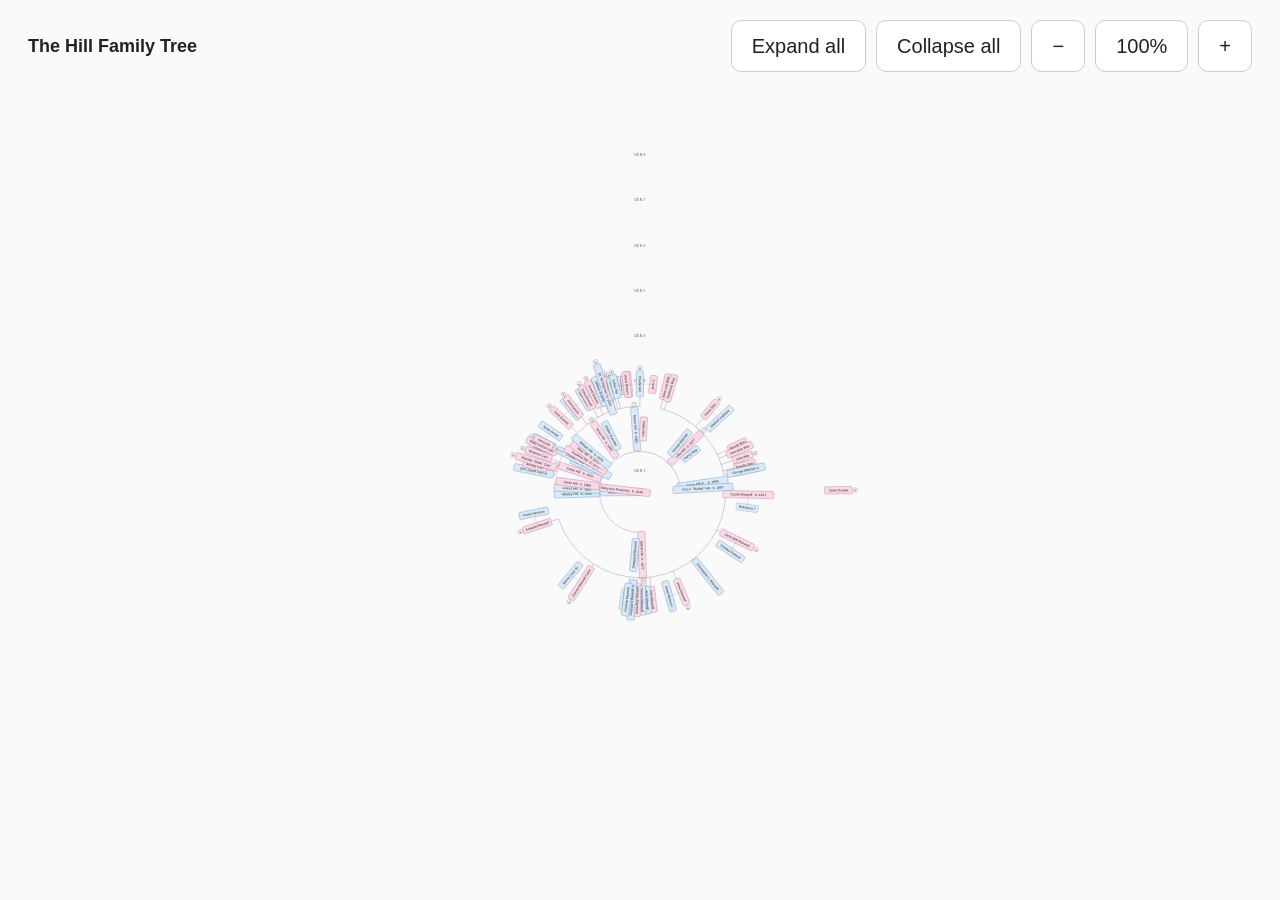
<file: hill-family-radial-test.html>
<!doctype html>
<html>
<head>
<meta charset="utf-8">
<title>The Hill Family Tree</title>
<style>
  :root {
    --bg: #fafafa; --text: #222; --muted: #555; --border: #999; --accent: #f0ad4e;
    --male: #dbe9f6; --male-border: #5b8fc7; --female: #f7dbe6; --female-border: #c76b95;
    --neutral: #eaeaea; --neutral-border: #888; --glow: #ffc400;
    --btn-bg: #fff; --btn-border: #ccc; --btn-hover-bg: #f0f0f0; --btn-text: #222;
    --ring: rgba(0,0,0,0.08);
    --toggle-bg: #fff; --toggle-border: #888; --toggle-hover-bg: #eef4fb;
    --toggle-hover-border: #5b8fc7; --toggle-label: #555;
  }
  @media (prefers-color-scheme: dark) {
    :root {
      --bg: #1e1e1e; --text: #eee; --muted: #bbb;
      --btn-bg: #333; --btn-border: #555; --btn-hover-bg: #444; --btn-text: #eee;
      --ring: rgba(255,255,255,0.08);
      --toggle-bg: #2a2a2a; --toggle-hover-bg: #333; --toggle-hover-border: #7fb0e6;
      --toggle-label: #ccc;
    }
  }
  body { margin: 0; font-family: -apple-system, Segoe UI, Arial, sans-serif; background: var(--bg); }
  .toolbar { display: flex; align-items: center; gap: 16px; padding: 20px 28px 4px; flex-wrap: wrap; }
  h1 { font-size: 18px; margin: 0; color: var(--text); flex: 1; }
  .zoom-controls { display: flex; gap: 10px; flex-wrap: wrap; }
  .zoom-controls button {
    font-size: 20px; min-width: 52px; height: 52px; padding: 0 20px; border-radius: 10px;
    border: 1px solid var(--btn-border); background: var(--btn-bg); color: var(--btn-text);
    cursor: pointer;
  }
  .zoom-controls button:hover { background: var(--btn-hover-bg); }
  .tree-wrap {
    width: 100%; height: calc(100vh - 76px); overflow: auto; padding: 16px; box-sizing: border-box;
    display: flex; justify-content: center; align-items: flex-start;
  }
  svg { display: block; transform-origin: 0 0; flex-shrink: 0; }
  .ring-guide { fill: none; stroke: var(--ring); stroke-width: 1; }
  .ring-label {
    font-size: 11px; fill: var(--muted); letter-spacing: 0.1em; text-transform: uppercase;
  }
  .name { font-size: 11px; fill: var(--text); }
  .person { cursor: pointer; }
  .sex-m rect { fill: var(--male); stroke: var(--male-border); stroke-width: 1.25; }
  .sex-f rect { fill: var(--female); stroke: var(--female-border); stroke-width: 1.25; }
  .sex-u rect { fill: var(--neutral); stroke: var(--neutral-border); stroke-width: 1.25; }
  .union-line { stroke: var(--border); stroke-width: 1; opacity: 0.6; }
  .descent-line {
    stroke: var(--border); stroke-width: 1.5;
    transition: stroke 0.15s ease, stroke-width 0.15s ease;
  }
  .descent-group.glow .descent-line {
    stroke: var(--glow); stroke-width: 3; filter: drop-shadow(0 0 3px var(--glow));
  }
  .toggle { cursor: pointer; }
  .toggle-circle { fill: var(--toggle-bg); stroke: var(--toggle-border); stroke-width: 1.5; }
  .toggle:hover .toggle-circle { fill: var(--toggle-hover-bg); stroke: var(--toggle-hover-border); }
  .toggle-label { font-size: 11px; font-weight: 700; fill: var(--toggle-label); user-select: none; }
</style>
</head>
<body>
<div class="toolbar">
<h1>The Hill Family Tree</h1>
<div class="zoom-controls">
  <button onclick="expandAll()" title="Expand every branch">Expand all</button>
  <button onclick="collapseAll()" title="Collapse every branch back to the default view">Collapse all</button>
  <button onclick="setZoom(zoom - 0.15)" title="Zoom out">&minus;</button>
  <button onclick="setZoom(1)" title="Reset zoom">100%</button>
  <button onclick="setZoom(zoom + 0.15)" title="Zoom in">+</button>
</div>
</div>
<div class="tree-wrap" id="wrap">
<div id="canvas" style="position: relative;">
<svg id="tree-svg" width="2660.0" height="2660.0" viewBox="0 0 2660.0 2660.0" xmlns="http://www.w3.org/2000/svg">
<circle cx="1330.0" cy="1330.0" r="60.0" class="ring-guide" />
<text x="1330.0" y="1264.0" text-anchor="middle" class="ring-label">Gen 1</text>
<circle cx="1330.0" cy="1330.0" r="210.0" class="ring-guide" />
<text x="1330.0" y="1114.0" text-anchor="middle" class="ring-label">Gen 2</text>
<circle cx="1330.0" cy="1330.0" r="360.0" class="ring-guide" />
<text x="1330.0" y="964.0" text-anchor="middle" class="ring-label">Gen 3</text>
<circle cx="1330.0" cy="1330.0" r="510.0" class="ring-guide" />
<text x="1330.0" y="814.0" text-anchor="middle" class="ring-label">Gen 4</text>
<circle cx="1330.0" cy="1330.0" r="660.0" class="ring-guide" />
<text x="1330.0" y="664.0" text-anchor="middle" class="ring-label">Gen 5</text>
<circle cx="1330.0" cy="1330.0" r="810.0" class="ring-guide" />
<text x="1330.0" y="514.0" text-anchor="middle" class="ring-label">Gen 6</text>
<circle cx="1330.0" cy="1330.0" r="960.0" class="ring-guide" />
<text x="1330.0" y="364.0" text-anchor="middle" class="ring-label">Gen 7</text>
<circle cx="1330.0" cy="1330.0" r="1110.0" class="ring-guide" />
<text x="1330.0" y="214.0" text-anchor="middle" class="ring-label">Gen 8</text>
<g class="person sex-m" onclick="highlightChildren('aaron_hill_1838', event)" transform="translate(1270.0,1330.5) rotate(359.49)"><rect x="-73.0" y="-12.0" width="146.0" height="24.0" rx="4" /><text x="0" y="1.0" text-anchor="middle" dominant-baseline="middle" class="name">Aaron Hill  ·  b. 1838</text></g><g class="person sex-f" onclick="highlightChildren('mary_ann_pinckney_1848', event)" transform="translate(1270.4,1323.2) rotate(366.49)"><rect x="-94.0" y="-12.0" width="188.0" height="24.0" rx="4" /><text x="0" y="1.0" text-anchor="middle" dominant-baseline="middle" class="name">Mary Ann Pinckney  ·  b. 1848</text></g><line x1="1270.0" y1="1330.5" x2="1270.4" y2="1323.2" class="union-line" /><g class="toggle" onclick="toggleSubtree(['u_aaron_hill_1838'], this)" data-ids="u_aaron_hill_1838" transform="translate(1187.0,1331.3)"><circle r="7" class="toggle-circle" /><text class="toggle-label" text-anchor="middle" dy="3.5">−</text></g><g id="u_aaron_hill_1838" class="subtree" style="display:block"><g class="descent-group" data-parent-ids="aaron_hill_1838"><polyline points="1197.0,1331.2 1195.0,1331.2" class="descent-line" fill="none" /><polyline points="1334.7,1464.9 1303.2,1462.3 1273.2,1452.5 1246.3,1435.9 1224.0,1413.6 1207.5,1386.7 1197.7,1356.7 1195.1,1325.2 1199.9,1294.0 1211.8,1264.7 1230.2,1239.1 1254.1,1218.4 1282.1,1203.8 1312.7,1196.1 1344.3,1195.8 1375.1,1202.7 1403.4,1216.7 1427.7,1236.9 1446.7,1262.1 1459.3,1291.1 1464.8,1322.2" class="descent-line" fill="none" /><polyline points="1334.7,1464.9 1334.6,1460.9" class="descent-line" fill="none" /><polyline points="1195.1,1334.0 1196.1,1333.9" class="descent-line" fill="none" /><polyline points="1195.2,1323.0 1196.2,1323.1" class="descent-line" fill="none" /><polyline points="1196.2,1312.2 1194.2,1311.9" class="descent-line" fill="none" /><polyline points="1201.7,1287.9 1199.8,1287.3" class="descent-line" fill="none" /><polyline points="1210.1,1267.9 1232.3,1279.4" class="descent-line" fill="none" /><polyline points="1213.9,1261.2 1217.3,1263.2" class="descent-line" fill="none" /><polyline points="1219.8,1252.0 1215.7,1249.1" class="descent-line" fill="none" /><polyline points="1226.4,1243.4 1229.5,1246.0" class="descent-line" fill="none" /><polyline points="1254.4,1218.1 1251.6,1214.0" class="descent-line" fill="none" /><polyline points="1320.7,1195.3 1320.6,1193.3" class="descent-line" fill="none" /><polyline points="1427.2,1236.4 1426.5,1237.0" class="descent-line" fill="none" /><polyline points="1463.7,1311.3 1453.8,1312.7" class="descent-line" fill="none" /><polyline points="1464.8,1322.2 1439.8,1323.6" class="descent-line" fill="none" /></g><g class="person sex-f" onclick="highlightChildren('isabell_hill_1877', event)" transform="translate(1337.3,1539.9) rotate(88.00)"><rect x="-79.0" y="-12.0" width="158.0" height="24.0" rx="4" /><text x="0" y="1.0" text-anchor="middle" dominant-baseline="middle" class="name">Isabell Hill  ·  b. 1877</text></g><g class="person sex-m" onclick="highlightChildren('sheppard_maxwell', event)" transform="translate(1311.7,1539.2) rotate(275.00)"><rect x="-55.0" y="-12.0" width="110.0" height="24.0" rx="4" /><text x="0" y="1.0" text-anchor="middle" dominant-baseline="middle" class="name">Sheppard Maxwell</text></g><line x1="1337.3" y1="1539.9" x2="1311.7" y2="1539.2" class="union-line" /><g class="toggle" onclick="toggleSubtree(['u_isabell_hill_1877'], this)" data-ids="u_isabell_hill_1877" transform="translate(1340.4,1628.8)"><circle r="7" class="toggle-circle" /><text class="toggle-label" text-anchor="middle" dy="3.5">−</text></g><g id="u_isabell_hill_1877" class="subtree" style="display:block"><g class="descent-group" data-parent-ids="isabell_hill_1877"><polyline points="1340.1,1618.8 1339.9,1614.8" class="descent-line" fill="none" /><polyline points="1614.9,1336.7 1611.2,1376.4 1602.0,1415.1 1587.5,1452.2 1567.9,1486.9 1543.7,1518.6 1515.3,1546.5 1483.3,1570.3 1448.3,1589.3 1411.0,1603.3 1372.1,1611.9 1332.4,1615.0 1292.6,1612.5 1253.6,1604.6 1216.0,1591.2 1180.7,1572.8 1148.3,1549.6 1119.5,1522.1 1094.8,1490.9 1074.6,1456.5 1059.5,1419.7" class="descent-line" fill="none" /><polyline points="1614.9,1336.7 1604.9,1336.5" class="descent-line" fill="none" /><polyline points="1585.4,1456.4 1598.0,1462.6" class="descent-line" fill="none" /><polyline points="1508.2,1552.4 1509.4,1554.0" class="descent-line" fill="none" /><polyline points="1439.6,1593.1 1450.7,1619.9" class="descent-line" fill="none" /><polyline points="1362.4,1613.2 1366.0,1645.0" class="descent-line" fill="none" /><polyline points="1349.0,1614.4 1350.9,1643.3" class="descent-line" fill="none" /><polyline points="1335.6,1614.9 1336.1,1640.9" class="descent-line" fill="none" /><polyline points="1322.1,1614.9 1321.6,1634.9" class="descent-line" fill="none" /><polyline points="1308.7,1614.2 1308.1,1622.2" class="descent-line" fill="none" /><polyline points="1295.3,1612.9 1292.9,1632.7" class="descent-line" fill="none" /><polyline points="1175.5,1569.5 1169.5,1578.7" class="descent-line" fill="none" /><polyline points="1059.5,1419.7 1034.8,1427.8" class="descent-line" fill="none" /></g><g class="person sex-f" onclick="highlightChildren('carrie_maxwell_1911', event)" transform="translate(1689.9,1338.5) rotate(1.35)"><rect x="-85.0" y="-12.0" width="170.0" height="24.0" rx="4" /><text x="0" y="1.0" text-anchor="middle" dominant-baseline="middle" class="name">Carrie Maxwell  ·  b. 1911</text></g><g class="person sex-m" onclick="highlightChildren('robinson_husband_of_carrie', event)" transform="translate(1686.2,1382.3) rotate(8.35)"><rect x="-37.0" y="-12.0" width="74.0" height="24.0" rx="4" stroke-dasharray="3,2" /><text x="0" y="1.0" text-anchor="middle" dominant-baseline="middle" class="name">Robinson ?</text></g><line x1="1689.9" y1="1338.5" x2="1686.2" y2="1382.3" class="union-line" /><g class="person sex-f" onclick="highlightChildren('janie_bell_maxwell', event)" transform="translate(1652.7,1489.7) rotate(26.33)"><rect x="-61.0" y="-12.0" width="122.0" height="24.0" rx="4" /><text x="0" y="1.0" text-anchor="middle" dominant-baseline="middle" class="name">Janie Bell Maxwell</text></g><g class="person sex-m" onclick="highlightChildren('charles_parland', event)" transform="translate(1630.8,1527.8) rotate(33.33)"><rect x="-52.0" y="-12.0" width="104.0" height="24.0" rx="4" /><text x="0" y="1.0" text-anchor="middle" dominant-baseline="middle" class="name">Charles Parland</text></g><line x1="1652.7" y1="1489.7" x2="1630.8" y2="1527.8" class="union-line" /><g class="toggle" onclick="toggleSubtree(['u_janie_bell_maxwell'], this)" data-ids="u_janie_bell_maxwell" transform="translate(1716.3,1521.1)"><circle r="7" class="toggle-circle" /><text class="toggle-label" text-anchor="middle" dy="3.5">+</text></g><g id="u_janie_bell_maxwell" class="subtree" style="display:none"><g class="descent-group" data-parent-ids="janie_bell_maxwell"><polyline points="1707.3,1516.7 1719.9,1522.9" class="descent-line" fill="none" /><polyline points="1763.0,1371.8 1761.1,1388.1 1758.6,1404.3 1755.5,1420.4 1751.8,1436.4 1747.5,1452.3 1742.6,1467.9 1737.1,1483.4 1731.0,1498.6 1724.3,1513.6 1717.1,1528.4 1709.4,1542.9 1701.1,1557.0 1692.2,1570.8 1682.9,1584.3 1673.0,1597.5 1662.7,1610.2 1651.9,1622.6 1640.6,1634.5 1628.9,1646.0 1616.8,1657.1" class="descent-line" fill="none" /><polyline points="1763.0,1371.8 1771.0,1372.6" class="descent-line" fill="none" /><polyline points="1736.2,1485.6 1724.1,1481.0" class="descent-line" fill="none" /><polyline points="1688.3,1576.7 1709.7,1591.4" class="descent-line" fill="none" /><polyline points="1679.9,1588.5 1657.4,1571.8" class="descent-line" fill="none" /><polyline points="1669.9,1601.4 1678.5,1608.3" class="descent-line" fill="none" /><polyline points="1644.6,1630.4 1667.7,1652.5" class="descent-line" fill="none" /><polyline points="1616.8,1657.1 1635.9,1678.9" class="descent-line" fill="none" /></g><g class="person sex-m" onclick="highlightChildren('joseph_royal', event)" transform="translate(1837.6,1379.0) rotate(5.51)"><rect x="-67.0" y="-12.0" width="134.0" height="24.0" rx="4" /><text x="0" y="1.0" text-anchor="middle" dominant-baseline="middle" class="name">Dr. Joseph Van Royal</text></g><g class="person sex-f" onclick="highlightChildren('essie_davis', event)" transform="translate(1827.9,1440.5) rotate(12.51)"><rect x="-40.0" y="-12.0" width="80.0" height="24.0" rx="4" /><text x="0" y="1.0" text-anchor="middle" dominant-baseline="middle" class="name">Essie Davis</text></g><line x1="1837.6" y1="1379.0" x2="1827.9" y2="1440.5" class="union-line" /><g class="toggle" onclick="toggleSubtree(['u_joseph_royal'], this)" data-ids="u_joseph_royal" transform="translate(1914.3,1386.4)"><circle r="7" class="toggle-circle" /><text class="toggle-label" text-anchor="middle" dy="3.5">+</text></g><g id="u_joseph_royal" class="subtree" style="display:none"><g class="descent-group" data-parent-ids="joseph_royal"><polyline points="1904.3,1385.4 1912.3,1386.2" class="descent-line" fill="none" /><polyline points="1913.3,1375.0 1913.2,1376.4 1913.0,1377.8 1912.9,1379.3 1912.8,1380.7 1912.7,1382.1 1912.5,1383.5 1912.4,1385.0 1912.3,1386.4 1912.1,1387.8 1912.0,1389.3 1911.8,1390.7 1911.7,1392.1 1911.5,1393.5 1911.4,1395.0 1911.2,1396.4 1911.1,1397.8 1910.9,1399.3 1910.7,1400.7 1910.5,1402.1 1910.4,1403.5" class="descent-line" fill="none" /><polyline points="1913.3,1375.0 1945.2,1377.4" class="descent-line" fill="none" /><polyline points="1910.4,1403.5 1942.1,1407.6" class="descent-line" fill="none" /></g><g class="person sex-m" onclick="highlightChildren('martin_royal', event)" transform="translate(1988.0,1380.7) rotate(4.41)"><rect x="-43.0" y="-12.0" width="86.0" height="24.0" rx="4" /><text x="0" y="1.0" text-anchor="middle" dominant-baseline="middle" class="name">Martin Royal</text></g><g class="person sex-f" onclick="highlightChildren('alicia_robertson', event)" transform="translate(1977.0,1460.5) rotate(11.41)"><rect x="-55.0" y="-12.0" width="110.0" height="24.0" rx="4" /><text x="0" y="1.0" text-anchor="middle" dominant-baseline="middle" class="name">Alicia Robertson</text></g><line x1="1988.0" y1="1380.7" x2="1977.0" y2="1460.5" class="union-line" /><line x1="1988.0" y1="1380.7" x2="1990.0" y2="1324.2" class="union-line" /><g class="toggle" onclick="toggleSubtree(['u_martin_royal'], this)" data-ids="u_martin_royal" transform="translate(2040.9,1384.8)"><circle r="7" class="toggle-circle" /><text class="toggle-label" text-anchor="middle" dy="3.5">+</text></g><g id="u_martin_royal" class="subtree" style="display:none"><g class="descent-group" data-parent-ids="martin_royal"><polyline points="2030.9,1384.0 2062.8,1386.5" class="descent-line" fill="none" /><polyline points="2063.8,1372.3 2063.7,1373.7 2063.6,1375.2 2063.5,1376.6 2063.4,1378.0 2063.3,1379.4 2063.2,1380.8 2063.1,1382.2 2063.0,1383.7 2062.9,1385.1 2062.8,1386.5 2062.7,1387.9 2062.6,1389.3 2062.5,1390.7 2062.4,1392.1 2062.2,1393.6 2062.1,1395.0 2062.0,1396.4 2061.9,1397.8 2061.7,1399.2 2061.6,1400.6" class="descent-line" fill="none" /><polyline points="2063.8,1372.3 2104.7,1374.7" class="descent-line" fill="none" /><polyline points="2062.8,1386.5 2094.7,1388.9" class="descent-line" fill="none" /><polyline points="2061.6,1400.6 2084.5,1402.8" class="descent-line" fill="none" /></g><g class="person sex-m" onclick="highlightChildren('dan_royal', event)" transform="translate(2138.7,1376.6) rotate(3.30)"><rect x="-34.0" y="-12.0" width="68.0" height="24.0" rx="4" /><text x="0" y="1.0" text-anchor="middle" dominant-baseline="middle" class="name">Dan Royal</text></g><g class="person sex-f" onclick="highlightChildren('noelle_royal', event)" transform="translate(2137.6,1392.2) rotate(4.41)"><rect x="-43.0" y="-12.0" width="86.0" height="24.0" rx="4" /><text x="0" y="1.0" text-anchor="middle" dominant-baseline="middle" class="name">Noelle Royal</text></g><g class="toggle" onclick="toggleSubtree(['u_noelle_royal'], this)" data-ids="u_noelle_royal" transform="translate(2190.4,1396.3)"><circle r="7" class="toggle-circle" /><text class="toggle-label" text-anchor="middle" dy="3.5">+</text></g><g id="u_noelle_royal" class="subtree" style="display:none"><g class="descent-group" data-parent-ids="noelle_royal"><polyline points="2180.5,1395.6 2212.4,1398.0" class="descent-line" fill="none" /><polyline points="2212.4,1398.0 2212.4,1398.0 2212.4,1398.0 2212.4,1398.0 2212.4,1398.0 2212.4,1398.0 2212.4,1398.0 2212.4,1398.0 2212.4,1398.0 2212.4,1398.0 2212.4,1398.0 2212.4,1398.0 2212.4,1398.0 2212.4,1398.0 2212.4,1398.0 2212.4,1398.0 2212.4,1398.0 2212.4,1398.0 2212.4,1398.0 2212.4,1398.0 2212.4,1398.0" class="descent-line" fill="none" /><polyline points="2212.4,1398.0 2247.3,1400.7" class="descent-line" fill="none" /></g><g class="person sex-m" onclick="highlightChildren('nolan_royal', event)" transform="translate(2287.2,1403.8) rotate(4.41)"><rect x="-40.0" y="-12.0" width="80.0" height="24.0" rx="4" /><text x="0" y="1.0" text-anchor="middle" dominant-baseline="middle" class="name">Nolan Royal</text></g></g><g class="person sex-f" onclick="highlightChildren('gabrielle_royal', event)" transform="translate(2136.3,1407.8) rotate(5.51)"><rect x="-52.0" y="-12.0" width="104.0" height="24.0" rx="4" /><text x="0" y="1.0" text-anchor="middle" dominant-baseline="middle" class="name">Gabrielle Royal</text></g></g><g class="person sex-f" onclick="highlightChildren('leslie_royal', event)" transform="translate(1984.8,1413.0) rotate(7.22)"><rect x="-43.0" y="-12.0" width="86.0" height="24.0" rx="4" /><text x="0" y="1.0" text-anchor="middle" dominant-baseline="middle" class="name">Leslie Royal</text></g><g class="person sex-m" onclick="highlightChildren('michael_williams_sr', event)" transform="translate(1969.8,1492.1) rotate(14.22)"><rect x="-67.0" y="-12.0" width="134.0" height="24.0" rx="4" /><text x="0" y="1.0" text-anchor="middle" dominant-baseline="middle" class="name">Michael Williams Sr.</text></g><line x1="1984.8" y1="1413.0" x2="1969.8" y2="1492.1" class="union-line" /><g class="toggle" onclick="toggleSubtree(['u_leslie_royal'], this)" data-ids="u_leslie_royal" transform="translate(2037.3,1419.6)"><circle r="7" class="toggle-circle" /><text class="toggle-label" text-anchor="middle" dy="3.5">+</text></g><g id="u_leslie_royal" class="subtree" style="display:none"><g class="descent-group" data-parent-ids="leslie_royal"><polyline points="2027.4,1418.4 2059.2,1422.4" class="descent-line" fill="none" /><polyline points="2060.1,1414.7 2060.0,1415.4 2059.9,1416.1 2059.9,1416.9 2059.8,1417.6 2059.7,1418.3 2059.6,1419.0 2059.5,1419.7 2059.4,1420.4 2059.3,1421.1 2059.2,1421.8 2059.2,1422.5 2059.1,1423.2 2059.0,1423.9 2058.9,1424.6 2058.8,1425.3 2058.7,1426.0 2058.6,1426.7 2058.5,1427.4 2058.4,1428.1 2058.3,1428.8" class="descent-line" fill="none" /><polyline points="2060.1,1414.7 2068.0,1415.7" class="descent-line" fill="none" /><polyline points="2058.3,1428.8 2081.1,1431.9" class="descent-line" fill="none" /></g><g class="person sex-m" onclick="highlightChildren('michael_williams_jr', event)" transform="translate(2134.6,1423.4) rotate(6.62)"><rect x="-67.0" y="-12.0" width="134.0" height="24.0" rx="4" /><text x="0" y="1.0" text-anchor="middle" dominant-baseline="middle" class="name">Michael Williams Jr.</text></g><g class="toggle" onclick="toggleSubtree(['u_michael_williams_jr'], this)" data-ids="u_michael_williams_jr" transform="translate(2211.1,1432.3)"><circle r="7" class="toggle-circle" /><text class="toggle-label" text-anchor="middle" dy="3.5">+</text></g><g id="u_michael_williams_jr" class="subtree" style="display:none"><g class="descent-group" data-parent-ids="michael_williams_jr"><polyline points="2201.2,1431.1 2209.1,1432.0" class="descent-line" fill="none" /><polyline points="2209.1,1432.0 2209.1,1432.0 2209.1,1432.0 2209.1,1432.0 2209.1,1432.0 2209.1,1432.0 2209.1,1432.0 2209.1,1432.0 2209.1,1432.0 2209.1,1432.0 2209.1,1432.0 2209.1,1432.0 2209.1,1432.0 2209.1,1432.0 2209.1,1432.0 2209.1,1432.0 2209.1,1432.0 2209.1,1432.0 2209.1,1432.0 2209.1,1432.0 2209.1,1432.0" class="descent-line" fill="none" /><polyline points="2209.1,1432.0 2223.0,1433.6" class="descent-line" fill="none" /></g><g class="person sex-f" onclick="highlightChildren('everleigh_williams', event)" transform="translate(2283.6,1440.7) rotate(6.62)"><rect x="-61.0" y="-12.0" width="122.0" height="24.0" rx="4" /><text x="0" y="1.0" text-anchor="middle" dominant-baseline="middle" class="name">Everleigh Williams</text></g></g><g class="person sex-f" onclick="highlightChildren('taylor_williams', event)" transform="translate(2132.6,1438.9) rotate(7.73)"><rect x="-52.0" y="-12.0" width="104.0" height="24.0" rx="4" /><text x="0" y="1.0" text-anchor="middle" dominant-baseline="middle" class="name">Taylor Williams</text></g></g></g><g class="person sex-m" onclick="highlightChildren('kenneth_parland_1941', event)" transform="translate(1806.3,1512.4) rotate(20.96)"><rect x="-88.0" y="-12.0" width="176.0" height="24.0" rx="4" /><text x="0" y="1.0" text-anchor="middle" dominant-baseline="middle" class="name">Kenneth Parland  ·  b. 1941</text></g><g class="person sex-f" onclick="highlightChildren('rosa_turnage', event)" transform="translate(1780.5,1569.1) rotate(27.96)"><rect x="-43.0" y="-12.0" width="86.0" height="24.0" rx="4" /><text x="0" y="1.0" text-anchor="middle" dominant-baseline="middle" class="name">Rosa Turnage</text></g><g class="person sex-f" onclick="highlightChildren('unknown_partner_of_kenneth', event)" transform="translate(1824.9,1453.0) rotate(13.96)"><rect x="-34.0" y="-12.0" width="68.0" height="24.0" rx="4" stroke-dasharray="3,2" /><text x="0" y="1.0" text-anchor="middle" dominant-baseline="middle" class="name">Unknown ?</text></g><line x1="1806.3" y1="1512.4" x2="1780.5" y2="1569.1" class="union-line" /><line x1="1806.3" y1="1512.4" x2="1824.9" y2="1453.0" class="union-line" /><g class="toggle" onclick="toggleSubtree(['u_kenneth_parland_1941'], this)" data-ids="u_kenneth_parland_1941" transform="translate(1897.8,1547.5)"><circle r="7" class="toggle-circle" /><text class="toggle-label" text-anchor="middle" dy="3.5">+</text></g><g id="u_kenneth_parland_1941" class="subtree" style="display:none"><g class="descent-group" data-parent-ids="kenneth_parland_1941"><polyline points="1888.4,1543.9 1876.3,1539.3" class="descent-line" fill="none" /><polyline points="1906.4,1430.0 1904.3,1441.6 1901.9,1453.1 1899.3,1464.6 1896.5,1476.0 1893.5,1487.3 1890.2,1498.6 1886.7,1509.8 1883.0,1520.9 1879.0,1532.0 1874.9,1543.0 1870.5,1553.9 1865.9,1564.7 1861.0,1575.4 1856.0,1586.0 1850.8,1596.5 1845.3,1606.9 1839.6,1617.2 1833.8,1627.4 1827.7,1637.4 1821.4,1647.4" class="descent-line" fill="none" /><polyline points="1906.4,1430.0 1932.0,1434.5" class="descent-line" fill="none" /><polyline points="1896.6,1475.5 1916.0,1480.5" class="descent-line" fill="none" /><polyline points="1886.2,1511.2 1896.7,1514.6" class="descent-line" fill="none" /><polyline points="1880.3,1528.6 1901.9,1536.4" class="descent-line" fill="none" /><polyline points="1869.1,1557.1 1859.9,1553.2" class="descent-line" fill="none" /><polyline points="1859.1,1579.5 1852.8,1576.5" class="descent-line" fill="none" /><polyline points="1845.3,1606.8 1833.9,1600.7" class="descent-line" fill="none" /><polyline points="1829.4,1634.6 1815.8,1626.3" class="descent-line" fill="none" /><polyline points="1821.4,1647.4 1795.4,1630.6" class="descent-line" fill="none" /></g><g class="person sex-f" onclick="highlightChildren('shonda_parland', event)" transform="translate(1980.3,1442.9) rotate(9.85)"><rect x="-49.0" y="-12.0" width="98.0" height="24.0" rx="4" /><text x="0" y="1.0" text-anchor="middle" dominant-baseline="middle" class="name">Shonda Parland</text></g><g class="person sex-m" onclick="highlightChildren('leslie_payne', event)" transform="translate(1961.7,1521.3) rotate(16.85)"><rect x="-43.0" y="-12.0" width="86.0" height="24.0" rx="4" /><text x="0" y="1.0" text-anchor="middle" dominant-baseline="middle" class="name">Leslie Payne</text></g><line x1="1980.3" y1="1442.9" x2="1961.7" y2="1521.3" class="union-line" /><g class="toggle" onclick="toggleSubtree(['u_shonda_parland'], this)" data-ids="u_shonda_parland" transform="translate(2038.4,1453.0)"><circle r="7" class="toggle-circle" /><text class="toggle-label" text-anchor="middle" dy="3.5">+</text></g><g id="u_shonda_parland" class="subtree" style="display:none"><g class="descent-group" data-parent-ids="shonda_parland"><polyline points="2028.6,1451.2 2054.2,1455.7" class="descent-line" fill="none" /><polyline points="2056.3,1442.9 2056.1,1443.8 2056.0,1444.8 2055.8,1445.8 2055.7,1446.7 2055.5,1447.7 2055.4,1448.6 2055.2,1449.6 2055.0,1450.6 2054.9,1451.5 2054.7,1452.5 2054.6,1453.4 2054.4,1454.4 2054.2,1455.4 2054.1,1456.3 2053.9,1457.3 2053.7,1458.2 2053.6,1459.2 2053.4,1460.2 2053.2,1461.1 2053.0,1462.1" class="descent-line" fill="none" /><polyline points="2056.3,1442.9 2087.9,1447.8" class="descent-line" fill="none" /><polyline points="2053.0,1462.1 2081.6,1467.3" class="descent-line" fill="none" /></g><g class="person sex-m" onclick="highlightChildren('marcus_payne', event)" transform="translate(2130.4,1454.4) rotate(8.83)"><rect x="-43.0" y="-12.0" width="86.0" height="24.0" rx="4" /><text x="0" y="1.0" text-anchor="middle" dominant-baseline="middle" class="name">Marcus Payne</text></g><g class="person sex-f" onclick="highlightChildren('jinel_gray', event)" transform="translate(2109.3,1551.0) rotate(15.83)"><rect x="-37.0" y="-12.0" width="74.0" height="24.0" rx="4" /><text x="0" y="1.0" text-anchor="middle" dominant-baseline="middle" class="name">Jinel Gray</text></g><line x1="2130.4" y1="1454.4" x2="2109.3" y2="1551.0" class="union-line" /><g class="toggle" onclick="toggleSubtree(['u_marcus_payne'], this)" data-ids="u_marcus_payne" transform="translate(2182.8,1462.5)"><circle r="7" class="toggle-circle" /><text class="toggle-label" text-anchor="middle" dy="3.5">+</text></g><g id="u_marcus_payne" class="subtree" style="display:none"><g class="descent-group" data-parent-ids="marcus_payne"><polyline points="2172.9,1461.0 2204.5,1465.9" class="descent-line" fill="none" /><polyline points="2204.5,1465.9 2204.5,1465.9 2204.5,1465.9 2204.5,1465.9 2204.5,1465.9 2204.5,1465.9 2204.5,1465.9 2204.5,1465.9 2204.5,1465.9 2204.5,1465.9 2204.5,1465.9 2204.5,1465.9 2204.5,1465.9 2204.5,1465.9 2204.5,1465.9 2204.5,1465.9 2204.5,1465.9 2204.5,1465.9 2204.5,1465.9 2204.5,1465.9 2204.5,1465.9" class="descent-line" fill="none" /><polyline points="2204.5,1465.9 2224.3,1469.0" class="descent-line" fill="none" /></g><g class="person sex-m" onclick="highlightChildren('timothy_m_payne', event)" transform="translate(2278.6,1477.4) rotate(8.83)"><rect x="-55.0" y="-12.0" width="110.0" height="24.0" rx="4" /><text x="0" y="1.0" text-anchor="middle" dominant-baseline="middle" class="name">Timothy M. Payne</text></g></g><g class="person sex-m" onclick="highlightChildren('maurice_payne', event)" transform="translate(2126.8,1475.6) rotate(10.35)"><rect x="-46.0" y="-12.0" width="92.0" height="24.0" rx="4" /><text x="0" y="1.0" text-anchor="middle" dominant-baseline="middle" class="name">Maurice Payne</text></g><g class="person sex-f" onclick="highlightChildren('destiny_softa', event)" transform="translate(2103.1,1571.6) rotate(17.35)"><rect x="-46.0" y="-12.0" width="92.0" height="24.0" rx="4" /><text x="0" y="1.0" text-anchor="middle" dominant-baseline="middle" class="name">Destiny Softa</text></g><line x1="2126.8" y1="1475.6" x2="2103.1" y2="1571.6" class="union-line" /><g class="toggle" onclick="toggleSubtree(['u_maurice_payne'], this)" data-ids="u_maurice_payne" transform="translate(2181.9,1485.6)"><circle r="7" class="toggle-circle" /><text class="toggle-label" text-anchor="middle" dy="3.5">+</text></g><g id="u_maurice_payne" class="subtree" style="display:none"><g class="descent-group" data-parent-ids="maurice_payne"><polyline points="2172.1,1483.8 2200.6,1489.0" class="descent-line" fill="none" /><polyline points="2202.0,1481.3 2201.8,1482.1 2201.7,1482.9 2201.6,1483.7 2201.4,1484.4 2201.3,1485.2 2201.1,1486.0 2201.0,1486.7 2200.9,1487.5 2200.7,1488.3 2200.6,1489.0 2200.5,1489.8 2200.3,1490.6 2200.2,1491.3 2200.0,1492.1 2199.9,1492.9 2199.7,1493.7 2199.6,1494.4 2199.4,1495.2 2199.3,1496.0 2199.2,1496.7" class="descent-line" fill="none" /><polyline points="2202.0,1481.3 2227.6,1485.8" class="descent-line" fill="none" /><polyline points="2199.2,1496.7 2218.8,1500.5" class="descent-line" fill="none" /></g><g class="person sex-f" onclick="highlightChildren('norah_j_payne', event)" transform="translate(2275.9,1494.2) rotate(9.85)"><rect x="-49.0" y="-12.0" width="98.0" height="24.0" rx="4" /><text x="0" y="1.0" text-anchor="middle" dominant-baseline="middle" class="name">Norah J. Payne</text></g><g class="person sex-m" onclick="highlightChildren('lincoln_e_payne', event)" transform="translate(2272.8,1510.9) rotate(10.86)"><rect x="-55.0" y="-12.0" width="110.0" height="24.0" rx="4" /><text x="0" y="1.0" text-anchor="middle" dominant-baseline="middle" class="name">Lincoln E. Payne</text></g></g></g><g class="person sex-f" onclick="highlightChildren('cordelia_parland', event)" transform="translate(1969.3,1494.2) rotate(14.40)"><rect x="-55.0" y="-12.0" width="110.0" height="24.0" rx="4" /><text x="0" y="1.0" text-anchor="middle" dominant-baseline="middle" class="name">Cordelia Parland</text></g><g class="person sex-m" onclick="highlightChildren('rodinal_parrish', event)" transform="translate(1944.5,1570.9) rotate(21.40)"><rect x="-52.0" y="-12.0" width="104.0" height="24.0" rx="4" /><text x="0" y="1.0" text-anchor="middle" dominant-baseline="middle" class="name">Rodinal Parrish</text></g><line x1="1969.3" y1="1494.2" x2="1944.5" y2="1570.9" class="union-line" /><g class="toggle" onclick="toggleSubtree(['u_cordelia_parland'], this)" data-ids="u_cordelia_parland" transform="translate(2032.2,1510.3)"><circle r="7" class="toggle-circle" /><text class="toggle-label" text-anchor="middle" dy="3.5">+</text></g><g id="u_cordelia_parland" class="subtree" style="display:none"><g class="descent-group" data-parent-ids="cordelia_parland"><polyline points="2022.5,1507.9 2041.9,1512.8" class="descent-line" fill="none" /><polyline points="2047.9,1487.6 2047.4,1490.1 2046.8,1492.6 2046.2,1495.2 2045.6,1497.7 2045.0,1500.2 2044.4,1502.7 2043.8,1505.3 2043.2,1507.8 2042.5,1510.3 2041.9,1512.8 2041.2,1515.3 2040.6,1517.9 2039.9,1520.4 2039.2,1522.9 2038.6,1525.4 2037.9,1527.9 2037.2,1530.4 2036.4,1532.9 2035.7,1535.4 2035.0,1537.9" class="descent-line" fill="none" /><polyline points="2047.9,1487.6 2058.7,1489.9" class="descent-line" fill="none" /><polyline points="2041.9,1512.8 2067.1,1519.3" class="descent-line" fill="none" /><polyline points="2035.0,1537.9 2057.1,1544.4" class="descent-line" fill="none" /></g><g class="person sex-m" onclick="highlightChildren('rodinal_parrish_jr', event)" transform="translate(2121.2,1503.6) rotate(12.38)"><rect x="-64.0" y="-12.0" width="128.0" height="24.0" rx="4" /><text x="0" y="1.0" text-anchor="middle" dominant-baseline="middle" class="name">Rodinal Parrish Jr.</text></g><g class="person sex-f" onclick="highlightChildren('solita_johnson', event)" transform="translate(2094.1,1598.8) rotate(19.38)"><rect x="-49.0" y="-12.0" width="98.0" height="24.0" rx="4" /><text x="0" y="1.0" text-anchor="middle" dominant-baseline="middle" class="name">Solita Johnson</text></g><line x1="2121.2" y1="1503.6" x2="2094.1" y2="1598.8" class="union-line" /><g class="toggle" onclick="toggleSubtree(['u_rodinal_parrish_jr'], this)" data-ids="u_rodinal_parrish_jr" transform="translate(2193.5,1519.5)"><circle r="7" class="toggle-circle" /><text class="toggle-label" text-anchor="middle" dy="3.5">+</text></g><g id="u_rodinal_parrish_jr" class="subtree" style="display:none"><g class="descent-group" data-parent-ids="rodinal_parrish_jr"><polyline points="2183.7,1517.4 2194.4,1519.7" class="descent-line" fill="none" /><polyline points="2196.1,1512.1 2195.9,1512.8 2195.7,1513.6 2195.6,1514.4 2195.4,1515.1 2195.3,1515.9 2195.1,1516.7 2194.9,1517.4 2194.8,1518.2 2194.6,1518.9 2194.4,1519.7 2194.3,1520.5 2194.1,1521.2 2193.9,1522.0 2193.8,1522.8 2193.6,1523.5 2193.4,1524.3 2193.2,1525.1 2193.1,1525.8 2192.9,1526.6 2192.7,1527.3" class="descent-line" fill="none" /><polyline points="2196.1,1512.1 2224.4,1518.0" class="descent-line" fill="none" /><polyline points="2192.7,1527.3 2218.1,1533.1" class="descent-line" fill="none" /></g><g class="person sex-f" onclick="highlightChildren('amira_parrish', event)" transform="translate(2269.5,1527.5) rotate(11.87)"><rect x="-46.0" y="-12.0" width="92.0" height="24.0" rx="4" /><text x="0" y="1.0" text-anchor="middle" dominant-baseline="middle" class="name">Amira Parrish</text></g><g class="person sex-f" onclick="highlightChildren('zenaya_parrish', event)" transform="translate(2265.8,1544.1) rotate(12.88)"><rect x="-49.0" y="-12.0" width="98.0" height="24.0" rx="4" /><text x="0" y="1.0" text-anchor="middle" dominant-baseline="middle" class="name">Zenaya Parrish</text></g></g><g class="person sex-f" onclick="highlightChildren('desera_parrish', event)" transform="translate(2114.5,1531.5) rotate(14.40)"><rect x="-49.0" y="-12.0" width="98.0" height="24.0" rx="4" /><text x="0" y="1.0" text-anchor="middle" dominant-baseline="middle" class="name">Desera Parrish</text></g><g class="person sex-m" onclick="highlightChildren('deonte_mcclinton', event)" transform="translate(2084.1,1625.6) rotate(21.40)"><rect x="-55.0" y="-12.0" width="110.0" height="24.0" rx="4" /><text x="0" y="1.0" text-anchor="middle" dominant-baseline="middle" class="name">Deonte McClinton</text></g><line x1="2114.5" y1="1531.5" x2="2084.1" y2="1625.6" class="union-line" /><g class="toggle" onclick="toggleSubtree(['u_desera_parrish'], this)" data-ids="u_desera_parrish" transform="translate(2171.7,1546.2)"><circle r="7" class="toggle-circle" /><text class="toggle-label" text-anchor="middle" dy="3.5">+</text></g><g id="u_desera_parrish" class="subtree" style="display:none"><g class="descent-group" data-parent-ids="desera_parrish"><polyline points="2162.0,1543.7 2187.2,1550.1" class="descent-line" fill="none" /><polyline points="2189.1,1542.6 2188.9,1543.3 2188.7,1544.1 2188.5,1544.8 2188.3,1545.6 2188.1,1546.4 2188.0,1547.1 2187.8,1547.9 2187.6,1548.6 2187.4,1549.4 2187.2,1550.1 2187.0,1550.9 2186.8,1551.7 2186.6,1552.4 2186.4,1553.2 2186.2,1553.9 2186.0,1554.7 2185.8,1555.4 2185.6,1556.2 2185.4,1557.0 2185.2,1557.7" class="descent-line" fill="none" /><polyline points="2189.1,1542.6 2202.7,1545.9" class="descent-line" fill="none" /><polyline points="2185.2,1557.7 2210.3,1564.4" class="descent-line" fill="none" /></g><g class="person sex-f" onclick="highlightChildren('luna_ray_mcclinton', event)" transform="translate(2261.9,1560.6) rotate(13.90)"><rect x="-61.0" y="-12.0" width="122.0" height="24.0" rx="4" /><text x="0" y="1.0" text-anchor="middle" dominant-baseline="middle" class="name">Luna Ray McClinton</text></g><g class="person sex-m" onclick="highlightChildren('liam_mcclinton', event)" transform="translate(2257.7,1577.0) rotate(14.91)"><rect x="-49.0" y="-12.0" width="98.0" height="24.0" rx="4" /><text x="0" y="1.0" text-anchor="middle" dominant-baseline="middle" class="name">Liam McClinton</text></g></g><g class="person sex-f" onclick="highlightChildren('sharelle_ortega', event)" transform="translate(2106.9,1559.1) rotate(16.43)"><rect x="-52.0" y="-12.0" width="104.0" height="24.0" rx="4" /><text x="0" y="1.0" text-anchor="middle" dominant-baseline="middle" class="name">Sharelle Ortega</text></g><g class="toggle" onclick="toggleSubtree(['u_sharelle_ortega'], this)" data-ids="u_sharelle_ortega" transform="translate(2166.4,1576.6)"><circle r="7" class="toggle-circle" /><text class="toggle-label" text-anchor="middle" dy="3.5">+</text></g><g id="u_sharelle_ortega" class="subtree" style="display:none"><g class="descent-group" data-parent-ids="sharelle_ortega"><polyline points="2156.8,1573.8 2178.9,1580.3" class="descent-line" fill="none" /><polyline points="2181.0,1572.8 2180.8,1573.5 2180.6,1574.3 2180.4,1575.1 2180.2,1575.8 2180.0,1576.6 2179.7,1577.3 2179.5,1578.1 2179.3,1578.8 2179.1,1579.6 2178.9,1580.3 2178.6,1581.1 2178.4,1581.8 2178.2,1582.6 2178.0,1583.3 2177.8,1584.1 2177.5,1584.8 2177.3,1585.6 2177.1,1586.3 2176.8,1587.1 2176.6,1587.8" class="descent-line" fill="none" /><polyline points="2181.0,1572.8 2200.3,1578.3" class="descent-line" fill="none" /><polyline points="2176.6,1587.8 2210.1,1598.0" class="descent-line" fill="none" /></g><g class="person sex-m" onclick="highlightChildren('carter_henderson', event)" transform="translate(2253.2,1593.4) rotate(15.92)"><rect x="-55.0" y="-12.0" width="110.0" height="24.0" rx="4" /><text x="0" y="1.0" text-anchor="middle" dominant-baseline="middle" class="name">Carter Henderson</text></g><g class="person sex-m" onclick="highlightChildren('evan_ortega', event)" transform="translate(2248.4,1609.6) rotate(16.94)"><rect x="-40.0" y="-12.0" width="80.0" height="24.0" rx="4" /><text x="0" y="1.0" text-anchor="middle" dominant-baseline="middle" class="name">Evan Ortega</text></g></g></g><g class="person sex-m" onclick="highlightChildren('christopher_parland', event)" transform="translate(1957.5,1534.4) rotate(18.04)"><rect x="-64.0" y="-12.0" width="128.0" height="24.0" rx="4" /><text x="0" y="1.0" text-anchor="middle" dominant-baseline="middle" class="name">Christopher Parland</text></g><g class="toggle" onclick="toggleSubtree(['u_christopher_parland'], this)" data-ids="u_christopher_parland" transform="translate(2027.9,1557.3)"><circle r="7" class="toggle-circle" /><text class="toggle-label" text-anchor="middle" dy="3.5">+</text></g><g id="u_christopher_parland" class="subtree" style="display:none"><g class="descent-group" data-parent-ids="christopher_parland"><polyline points="2018.4,1554.2 2028.9,1557.6" class="descent-line" fill="none" /><polyline points="2028.9,1557.6 2028.9,1557.6 2028.9,1557.6 2028.9,1557.6 2028.9,1557.6 2028.9,1557.6 2028.9,1557.6 2028.9,1557.6 2028.9,1557.6 2028.9,1557.6 2028.9,1557.6 2028.9,1557.6 2028.9,1557.6 2028.9,1557.6 2028.9,1557.6 2028.9,1557.6 2028.9,1557.6 2028.9,1557.6 2028.9,1557.6 2028.9,1557.6 2028.9,1557.6" class="descent-line" fill="none" /><polyline points="2028.9,1557.6 2027.9,1557.3" class="descent-line" fill="none" /></g><g class="person sex-m" onclick="highlightChildren('christopher_parland_jr', event)" transform="translate(2100.2,1580.9) rotate(18.04)"><rect x="-76.0" y="-12.0" width="152.0" height="24.0" rx="4" /><text x="0" y="1.0" text-anchor="middle" dominant-baseline="middle" class="name">Christopher Parland Jr.</text></g></g><g class="person sex-m" onclick="highlightChildren('donnell_parland', event)" transform="translate(1950.8,1554.0) rotate(19.84)"><rect x="-52.0" y="-12.0" width="104.0" height="24.0" rx="4" /><text x="0" y="1.0" text-anchor="middle" dominant-baseline="middle" class="name">Donnell Parland</text></g><g class="toggle" onclick="toggleSubtree(['u_donnell_parland'], this)" data-ids="u_donnell_parland" transform="translate(2009.1,1575.1)"><circle r="7" class="toggle-circle" /><text class="toggle-label" text-anchor="middle" dy="3.5">+</text></g><g id="u_donnell_parland" class="subtree" style="display:none"><g class="descent-group" data-parent-ids="donnell_parland"><polyline points="1999.7,1571.7 2021.4,1579.5" class="descent-line" fill="none" /><polyline points="2023.9,1572.2 2023.7,1573.0 2023.4,1573.7 2023.2,1574.4 2022.9,1575.1 2022.7,1575.9 2022.4,1576.6 2022.1,1577.3 2021.9,1578.0 2021.6,1578.8 2021.4,1579.5 2021.1,1580.2 2020.8,1580.9 2020.6,1581.7 2020.3,1582.4 2020.0,1583.1 2019.8,1583.8 2019.5,1584.6 2019.2,1585.3 2019.0,1586.0 2018.7,1586.7" class="descent-line" fill="none" /><polyline points="2023.9,1572.2 2051.3,1581.8" class="descent-line" fill="none" /><polyline points="2018.7,1586.7 2034.6,1592.7" class="descent-line" fill="none" /></g><g class="person sex-m" onclick="highlightChildren('tahaj_parland', event)" transform="translate(2094.7,1596.9) rotate(19.24)"><rect x="-46.0" y="-12.0" width="92.0" height="24.0" rx="4" /><text x="0" y="1.0" text-anchor="middle" dominant-baseline="middle" class="name">Tahaj Parland</text></g><g class="person sex-m" onclick="highlightChildren('princeton_parland', event)" transform="translate(2089.0,1612.9) rotate(20.44)"><rect x="-58.0" y="-12.0" width="116.0" height="24.0" rx="4" /><text x="0" y="1.0" text-anchor="middle" dominant-baseline="middle" class="name">Princeton Parland</text></g></g><g class="person sex-f" onclick="highlightChildren('eloise_morris', event)" transform="translate(1938.2,1586.2) rotate(22.84)"><rect x="-85.0" y="-12.0" width="170.0" height="24.0" rx="4" /><text x="0" y="1.0" text-anchor="middle" dominant-baseline="middle" class="name">Eloise Parland  ·  b. 1995</text></g><g class="person sex-m" onclick="highlightChildren('rashawn_morris', event)" transform="translate(1902.5,1658.4) rotate(29.84)"><rect x="-49.0" y="-12.0" width="98.0" height="24.0" rx="4" /><text x="0" y="1.0" text-anchor="middle" dominant-baseline="middle" class="name">Rashawn Morris</text></g><line x1="1938.2" y1="1586.2" x2="1902.5" y2="1658.4" class="union-line" /><g class="toggle" onclick="toggleSubtree(['u_eloise_morris'], this)" data-ids="u_eloise_morris" transform="translate(2025.8,1623.1)"><circle r="7" class="toggle-circle" /><text class="toggle-label" text-anchor="middle" dy="3.5">+</text></g><g id="u_eloise_morris" class="subtree" style="display:none"><g class="descent-group" data-parent-ids="eloise_morris"><polyline points="2016.6,1619.2 2007.4,1615.3" class="descent-line" fill="none" /><polyline points="2013.2,1601.1 2012.6,1602.5 2012.0,1603.9 2011.5,1605.4 2010.9,1606.8 2010.3,1608.2 2009.7,1609.7 2009.1,1611.1 2008.5,1612.5 2007.9,1613.9 2007.4,1615.3 2006.8,1616.8 2006.2,1618.2 2005.5,1619.6 2004.9,1621.0 2004.3,1622.4 2003.7,1623.8 2003.1,1625.2 2002.5,1626.6 2001.9,1628.1 2001.2,1629.5" class="descent-line" fill="none" /><polyline points="2013.2,1601.1 2026.2,1606.3" class="descent-line" fill="none" /><polyline points="2007.4,1615.3 2034.1,1626.6" class="descent-line" fill="none" /><polyline points="2001.2,1629.5 2033.2,1643.7" class="descent-line" fill="none" /></g><g class="person sex-m" onclick="highlightChildren('rashawn_morris_jr', event)" transform="translate(2082.9,1628.7) rotate(21.64)"><rect x="-61.0" y="-12.0" width="122.0" height="24.0" rx="4" /><text x="0" y="1.0" text-anchor="middle" dominant-baseline="middle" class="name">Rashawn Morris Jr.</text></g><g class="person sex-f" onclick="highlightChildren('eliana_morris', event)" transform="translate(2076.5,1644.5) rotate(22.84)"><rect x="-46.0" y="-12.0" width="92.0" height="24.0" rx="4" /><text x="0" y="1.0" text-anchor="middle" dominant-baseline="middle" class="name">Eliana Morris</text></g><g class="person sex-m" onclick="highlightChildren('amir_morris', event)" transform="translate(2069.7,1660.0) rotate(24.04)"><rect x="-40.0" y="-12.0" width="80.0" height="24.0" rx="4" /><text x="0" y="1.0" text-anchor="middle" dominant-baseline="middle" class="name">Amir Morris</text></g></g><g class="person sex-f" onclick="highlightChildren('aziza_bryd', event)" transform="translate(1927.0,1611.5) rotate(25.24)"><rect x="-82.0" y="-12.0" width="164.0" height="24.0" rx="4" /><text x="0" y="1.0" text-anchor="middle" dominant-baseline="middle" class="name">Aziza Parland  ·  b. 1992</text></g><g class="person sex-m" onclick="highlightChildren('ravon_bryd', event)" transform="translate(1888.2,1682.1) rotate(32.24)"><rect x="-37.0" y="-12.0" width="74.0" height="24.0" rx="4" /><text x="0" y="1.0" text-anchor="middle" dominant-baseline="middle" class="name">Ravon Bryd</text></g><line x1="1927.0" y1="1611.5" x2="1888.2" y2="1682.1" class="union-line" /><g class="toggle" onclick="toggleSubtree(['u_aziza_bryd'], this)" data-ids="u_aziza_bryd" transform="translate(2010.2,1650.7)"><circle r="7" class="toggle-circle" /><text class="toggle-label" text-anchor="middle" dy="3.5">+</text></g><g id="u_aziza_bryd" class="subtree" style="display:none"><g class="descent-group" data-parent-ids="aziza_bryd"><polyline points="2001.1,1646.4 1994.8,1643.5" class="descent-line" fill="none" /><polyline points="1994.8,1643.5 1994.8,1643.5 1994.8,1643.5 1994.8,1643.5 1994.8,1643.5 1994.8,1643.5 1994.8,1643.5 1994.8,1643.5 1994.8,1643.5 1994.8,1643.5 1994.8,1643.5 1994.8,1643.5 1994.8,1643.5 1994.8,1643.5 1994.8,1643.5 1994.8,1643.5 1994.8,1643.5 1994.8,1643.5 1994.8,1643.5 1994.8,1643.5 1994.8,1643.5" class="descent-line" fill="none" /><polyline points="1994.8,1643.5 2018.3,1654.5" class="descent-line" fill="none" /></g><g class="person sex-m" onclick="highlightChildren('ravon_bryd_jr', event)" transform="translate(2062.6,1675.4) rotate(25.24)"><rect x="-49.0" y="-12.0" width="98.0" height="24.0" rx="4" /><text x="0" y="1.0" text-anchor="middle" dominant-baseline="middle" class="name">Ravon Bryd Jr.</text></g></g><g class="person sex-f" onclick="highlightChildren('arielle_parland', event)" transform="translate(1911.4,1642.3) rotate(28.24)"><rect x="-88.0" y="-12.0" width="176.0" height="24.0" rx="4" /><text x="0" y="1.0" text-anchor="middle" dominant-baseline="middle" class="name">Arielle Parland  ·  b. 1996</text></g><g class="person sex-m" onclick="highlightChildren('jonathan_coley', event)" transform="translate(1869.0,1710.9) rotate(35.24)"><rect x="-49.0" y="-12.0" width="98.0" height="24.0" rx="4" /><text x="0" y="1.0" text-anchor="middle" dominant-baseline="middle" class="name">Jonathan Coley</text></g><line x1="1911.4" y1="1642.3" x2="1869.0" y2="1710.9" class="union-line" /><g class="toggle" onclick="toggleSubtree(['u_arielle_parland'], this)" data-ids="u_arielle_parland" transform="translate(1997.7,1688.7)"><circle r="7" class="toggle-circle" /><text class="toggle-label" text-anchor="middle" dy="3.5">+</text></g><g id="u_arielle_parland" class="subtree" style="display:none"><g class="descent-group" data-parent-ids="arielle_parland"><polyline points="1988.9,1684.0 1977.5,1677.8" class="descent-line" fill="none" /><polyline points="1988.1,1657.3 1987.1,1659.4 1986.0,1661.4 1985.0,1663.5 1983.9,1665.6 1982.9,1667.6 1981.8,1669.7 1980.7,1671.7 1979.7,1673.8 1978.6,1675.8 1977.5,1677.8 1976.4,1679.9 1975.3,1681.9 1974.2,1683.9 1973.1,1685.9 1971.9,1688.0 1970.8,1690.0 1969.7,1692.0 1968.5,1694.0 1967.4,1696.0 1966.2,1698.0" class="descent-line" fill="none" /><polyline points="1988.1,1657.3 2000.6,1663.6" class="descent-line" fill="none" /><polyline points="1981.1,1671.0 2009.4,1685.9" class="descent-line" fill="none" /><polyline points="1973.8,1684.6 2001.8,1700.0" class="descent-line" fill="none" /><polyline points="1966.2,1698.0 1993.9,1714.0" class="descent-line" fill="none" /></g><g class="person sex-m" onclick="highlightChildren('jonathan_coley_jr', event)" transform="translate(2055.2,1690.7) rotate(26.44)"><rect x="-61.0" y="-12.0" width="122.0" height="24.0" rx="4" /><text x="0" y="1.0" text-anchor="middle" dominant-baseline="middle" class="name">Jonathan Coley Jr.</text></g><g class="person sex-f" onclick="highlightChildren('amelia_coley', event)" transform="translate(2047.5,1705.8) rotate(27.64)"><rect x="-43.0" y="-12.0" width="86.0" height="24.0" rx="4" /><text x="0" y="1.0" text-anchor="middle" dominant-baseline="middle" class="name">Amelia Coley</text></g><g class="person sex-u" onclick="highlightChildren('kamden_coley', event)" transform="translate(2039.5,1720.8) rotate(28.85)"><rect x="-43.0" y="-12.0" width="86.0" height="24.0" rx="4" /><text x="0" y="1.0" text-anchor="middle" dominant-baseline="middle" class="name">Kamden Coley</text></g><g class="person sex-m" onclick="highlightChildren('braden_coley', event)" transform="translate(2031.2,1735.6) rotate(30.05)"><rect x="-43.0" y="-12.0" width="86.0" height="24.0" rx="4" /><text x="0" y="1.0" text-anchor="middle" dominant-baseline="middle" class="name">Braden Coley</text></g></g><g class="person sex-f" onclick="highlightChildren('asmahani_parland', event)" transform="translate(1893.5,1673.7) rotate(31.38)"><rect x="-91.0" y="-12.0" width="182.0" height="24.0" rx="4" /><text x="0" y="1.0" text-anchor="middle" dominant-baseline="middle" class="name">Asmahani Parland  ·  b. 1997</text></g><g class="person sex-m" onclick="highlightChildren('isaac_fiance_of_asmahani', event)" transform="translate(1847.4,1739.8) rotate(38.38)"><rect x="-30.0" y="-12.0" width="60.0" height="24.0" rx="4" /><text x="0" y="1.0" text-anchor="middle" dominant-baseline="middle" class="name">Isaac</text></g><line x1="1893.5" y1="1673.7" x2="1847.4" y2="1739.8" class="union-line" /><g class="person sex-m" onclick="highlightChildren('andre_bernard_parland', event)" transform="translate(1884.4,1688.1) rotate(32.86)"><rect x="-106.0" y="-12.0" width="212.0" height="24.0" rx="4" /><text x="0" y="1.0" text-anchor="middle" dominant-baseline="middle" class="name">Andre Bernard Parland  ·  b. 2000</text></g></g><g class="person sex-f" onclick="highlightChildren('louise_parland', event)" transform="translate(1750.1,1619.2) rotate(34.54)"><rect x="-49.0" y="-12.0" width="98.0" height="24.0" rx="4" /><text x="0" y="1.0" text-anchor="middle" dominant-baseline="middle" class="name">Louise Parland</text></g><g class="person sex-f" onclick="highlightChildren('charleszetta_parland_1942', event)" transform="translate(1740.2,1633.0) rotate(36.45)"><rect x="-103.0" y="-12.0" width="206.0" height="24.0" rx="4" /><text x="0" y="1.0" text-anchor="middle" dominant-baseline="middle" class="name">Charleszetta Parland  ·  b. 1942</text></g><g class="person sex-f" onclick="highlightChildren('martha_jane_parland', event)" transform="translate(1728.5,1648.2) rotate(38.60)"><rect x="-64.0" y="-12.0" width="128.0" height="24.0" rx="4" /><text x="0" y="1.0" text-anchor="middle" dominant-baseline="middle" class="name">Martha Jane Parland</text></g><g class="person sex-m" onclick="highlightChildren('anderson_burns', event)" transform="translate(1686.8,1694.4) rotate(45.60)"><rect x="-49.0" y="-12.0" width="98.0" height="24.0" rx="4" /><text x="0" y="1.0" text-anchor="middle" dominant-baseline="middle" class="name">Anderson Burns</text></g><line x1="1728.5" y1="1648.2" x2="1686.8" y2="1694.4" class="union-line" /><g class="toggle" onclick="toggleSubtree(['u_martha_jane_parland'], this)" data-ids="u_martha_jane_parland" transform="translate(1786.4,1694.4)"><circle r="7" class="toggle-circle" /><text class="toggle-label" text-anchor="middle" dy="3.5">+</text></g><g id="u_martha_jane_parland" class="subtree" style="display:none"><g class="descent-group" data-parent-ids="martha_jane_parland"><polyline points="1778.6,1688.1 1787.2,1695.0" class="descent-line" fill="none" /><polyline points="1787.2,1695.0 1787.2,1695.0 1787.2,1695.0 1787.2,1695.0 1787.2,1695.0 1787.2,1695.0 1787.2,1695.0 1787.2,1695.0 1787.2,1695.0 1787.2,1695.0 1787.2,1695.0 1787.2,1695.0 1787.2,1695.0 1787.2,1695.0 1787.2,1695.0 1787.2,1695.0 1787.2,1695.0 1787.2,1695.0 1787.2,1695.0 1787.2,1695.0 1787.2,1695.0" class="descent-line" fill="none" /><polyline points="1787.2,1695.0 1809.8,1713.1" class="descent-line" fill="none" /></g><g class="person sex-m" onclick="highlightChildren('michael_burns', event)" transform="translate(1845.8,1741.8) rotate(38.60)"><rect x="-46.0" y="-12.0" width="92.0" height="24.0" rx="4" /><text x="0" y="1.0" text-anchor="middle" dominant-baseline="middle" class="name">Michael Burns</text></g><g class="toggle" onclick="toggleSubtree(['u_michael_burns'], this)" data-ids="u_michael_burns" transform="translate(1889.5,1776.7)"><circle r="7" class="toggle-circle" /><text class="toggle-label" text-anchor="middle" dy="3.5">+</text></g><g id="u_michael_burns" class="subtree" style="display:none"><g class="descent-group" data-parent-ids="michael_burns"><polyline points="1881.7,1770.5 1904.4,1788.6" class="descent-line" fill="none" /><polyline points="1909.2,1782.6 1908.7,1783.2 1908.2,1783.8 1907.7,1784.4 1907.2,1785.0 1906.8,1785.6 1906.3,1786.2 1905.8,1786.8 1905.3,1787.4 1904.9,1788.0 1904.4,1788.6 1903.9,1789.2 1903.4,1789.8 1902.9,1790.4 1902.5,1791.0 1902.0,1791.6 1901.5,1792.2 1901.0,1792.8 1900.5,1793.4 1900.0,1794.0 1899.5,1794.6" class="descent-line" fill="none" /><polyline points="1909.2,1782.6 1932.0,1800.4" class="descent-line" fill="none" /><polyline points="1899.5,1794.6 1919.7,1811.0" class="descent-line" fill="none" /></g><g class="person sex-f" onclick="highlightChildren('mikoyah_burns', event)" transform="translate(1968.2,1828.7) rotate(38.00)"><rect x="-46.0" y="-12.0" width="92.0" height="24.0" rx="4" /><text x="0" y="1.0" text-anchor="middle" dominant-baseline="middle" class="name">Mikoyah Burns</text></g><g class="person sex-m" onclick="highlightChildren('chavious_burns', event)" transform="translate(1957.7,1842.0) rotate(39.21)"><rect x="-49.0" y="-12.0" width="98.0" height="24.0" rx="4" /><text x="0" y="1.0" text-anchor="middle" dominant-baseline="middle" class="name">Chavious Burns</text></g></g></g><g class="person sex-f" onclick="highlightChildren('carrie_perry_parland', event)" transform="translate(1698.8,1682.2) rotate(43.68)"><rect x="-43.0" y="-12.0" width="86.0" height="24.0" rx="4" /><text x="0" y="1.0" text-anchor="middle" dominant-baseline="middle" class="name">Carrie Perry</text></g><g class="person sex-m" onclick="highlightChildren('perry_husband_of_carrie', event)" transform="translate(1653.2,1724.5) rotate(50.68)"><rect x="-30.0" y="-12.0" width="60.0" height="24.0" rx="4" stroke-dasharray="3,2" /><text x="0" y="1.0" text-anchor="middle" dominant-baseline="middle" class="name">Perry ?</text></g><line x1="1698.8" y1="1682.2" x2="1653.2" y2="1724.5" class="union-line" /><g class="toggle" onclick="toggleSubtree(['u_carrie_perry_parland'], this)" data-ids="u_carrie_perry_parland" transform="translate(1737.2,1718.8)"><circle r="7" class="toggle-circle" /><text class="toggle-label" text-anchor="middle" dy="3.5">+</text></g><g id="u_carrie_perry_parland" class="subtree" style="display:none"><g class="descent-group" data-parent-ids="carrie_perry_parland"><polyline points="1729.9,1711.9 1753.1,1734.0" class="descent-line" fill="none" /><polyline points="1774.6,1710.3 1772.8,1712.3 1771.1,1714.3 1769.3,1716.3 1767.6,1718.3 1765.8,1720.3 1764.0,1722.2 1762.2,1724.2 1760.4,1726.2 1758.6,1728.1 1756.8,1730.1 1755.0,1732.0 1753.2,1733.9 1751.3,1735.8 1749.5,1737.8 1747.6,1739.7 1745.7,1741.6 1743.9,1743.4 1742.0,1745.3 1740.1,1747.2 1738.2,1749.1" class="descent-line" fill="none" /><polyline points="1774.6,1710.3 1792.0,1725.2" class="descent-line" fill="none" /><polyline points="1764.6,1721.6 1788.4,1743.0" class="descent-line" fill="none" /><polyline points="1755.4,1731.6 1778.7,1753.6" class="descent-line" fill="none" /><polyline points="1738.2,1749.1 1756.3,1767.7" class="descent-line" fill="none" /></g><g class="person sex-m" onclick="highlightChildren('james_perry_jr', event)" transform="translate(1831.6,1759.0) rotate(40.54)"><rect x="-52.0" y="-12.0" width="104.0" height="24.0" rx="4" /><text x="0" y="1.0" text-anchor="middle" dominant-baseline="middle" class="name">James Perry Jr.</text></g><g class="person sex-f" onclick="highlightChildren('angela_perry', event)" transform="translate(1820.4,1771.8) rotate(42.01)"><rect x="-43.0" y="-12.0" width="86.0" height="24.0" rx="4" /><text x="0" y="1.0" text-anchor="middle" dominant-baseline="middle" class="name">Angela Perry</text></g><g class="person sex-m" onclick="highlightChildren('darold_perry', event)" transform="translate(1809.9,1783.1) rotate(43.35)"><rect x="-43.0" y="-12.0" width="86.0" height="24.0" rx="4" /><text x="0" y="1.0" text-anchor="middle" dominant-baseline="middle" class="name">Darold Perry</text></g><g class="person sex-f" onclick="highlightChildren('awilda_perry', event)" transform="translate(1751.1,1838.2) rotate(50.35)"><rect x="-30.0" y="-12.0" width="60.0" height="24.0" rx="4" /><text x="0" y="1.0" text-anchor="middle" dominant-baseline="middle" class="name">Awilda</text></g><line x1="1809.9" y1="1783.1" x2="1751.1" y2="1838.2" class="union-line" /><g class="toggle" onclick="toggleSubtree(['u_darold_perry'], this)" data-ids="u_darold_perry" transform="translate(1848.5,1819.5)"><circle r="7" class="toggle-circle" /><text class="toggle-label" text-anchor="middle" dy="3.5">+</text></g><g id="u_darold_perry" class="subtree" style="display:none"><g class="descent-group" data-parent-ids="darold_perry"><polyline points="1841.2,1812.6 1864.5,1834.6" class="descent-line" fill="none" /><polyline points="1864.5,1834.6 1864.5,1834.6 1864.5,1834.6 1864.5,1834.6 1864.5,1834.6 1864.5,1834.6 1864.5,1834.6 1864.5,1834.6 1864.5,1834.6 1864.5,1834.6 1864.5,1834.6 1864.5,1834.6 1864.5,1834.6 1864.5,1834.6 1864.5,1834.6 1864.5,1834.6 1864.5,1834.6 1864.5,1834.6 1864.5,1834.6 1864.5,1834.6 1864.5,1834.6" class="descent-line" fill="none" /><polyline points="1864.5,1834.6 1887.7,1856.5" class="descent-line" fill="none" /></g><g class="person sex-m" onclick="highlightChildren('josiah_perry', event)" transform="translate(1919.0,1886.0) rotate(43.35)"><rect x="-43.0" y="-12.0" width="86.0" height="24.0" rx="4" /><text x="0" y="1.0" text-anchor="middle" dominant-baseline="middle" class="name">Josiah Perry</text></g></g><g class="person sex-f" onclick="highlightChildren('parlette_perry', event)" transform="translate(1790.5,1802.8) rotate(45.75)"><rect x="-49.0" y="-12.0" width="98.0" height="24.0" rx="4" /><text x="0" y="1.0" text-anchor="middle" dominant-baseline="middle" class="name">Parlette Perry</text></g><g class="person sex-m" onclick="highlightChildren('wayne_wakefield', event)" transform="translate(1729.5,1855.4) rotate(52.75)"><rect x="-52.0" y="-12.0" width="104.0" height="24.0" rx="4" /><text x="0" y="1.0" text-anchor="middle" dominant-baseline="middle" class="name">Wayne Wakefield</text></g><line x1="1790.5" y1="1802.8" x2="1729.5" y2="1855.4" class="union-line" /><g class="toggle" onclick="toggleSubtree(['u_parlette_perry'], this)" data-ids="u_parlette_perry" transform="translate(1831.7,1845.0)"><circle r="7" class="toggle-circle" /><text class="toggle-label" text-anchor="middle" dy="3.5">+</text></g><g id="u_parlette_perry" class="subtree" style="display:none"><g class="descent-group" data-parent-ids="parlette_perry"><polyline points="1824.7,1837.9 1842.9,1856.5" class="descent-line" fill="none" /><polyline points="1853.8,1845.6 1852.7,1846.7 1851.6,1847.8 1850.5,1848.9 1849.4,1850.0 1848.3,1851.1 1847.2,1852.2 1846.2,1853.3 1845.1,1854.3 1844.0,1855.4 1842.9,1856.5 1841.8,1857.6 1840.6,1858.6 1839.5,1859.7 1838.4,1860.8 1837.3,1861.8 1836.2,1862.9 1835.1,1864.0 1834.0,1865.0 1832.8,1866.1 1831.7,1867.1" class="descent-line" fill="none" /><polyline points="1853.8,1845.6 1861.6,1853.4" class="descent-line" fill="none" /><polyline points="1842.9,1856.5 1856.8,1870.8" class="descent-line" fill="none" /><polyline points="1831.7,1867.1 1845.4,1881.7" class="descent-line" fill="none" /></g><g class="person sex-m" onclick="highlightChildren('wayne_wakefield_jr', event)" transform="translate(1907.2,1898.3) rotate(44.55)"><rect x="-64.0" y="-12.0" width="128.0" height="24.0" rx="4" /><text x="0" y="1.0" text-anchor="middle" dominant-baseline="middle" class="name">Wayne Wakefield Jr.</text></g><g class="person sex-m" onclick="highlightChildren('kyaire_wakefield', event)" transform="translate(1895.2,1910.2) rotate(45.75)"><rect x="-55.0" y="-12.0" width="110.0" height="24.0" rx="4" /><text x="0" y="1.0" text-anchor="middle" dominant-baseline="middle" class="name">Kyaire Wakefield</text></g><g class="person sex-f" onclick="highlightChildren('sydnee_wakefield', event)" transform="translate(1882.9,1921.9) rotate(46.95)"><rect x="-55.0" y="-12.0" width="110.0" height="24.0" rx="4" /><text x="0" y="1.0" text-anchor="middle" dominant-baseline="middle" class="name">Sydnee Wakefield</text></g></g></g><g class="person sex-f" onclick="highlightChildren('irene_parland_gen4', event)" transform="translate(1666.2,1713.5) rotate(48.75)"><rect x="-46.0" y="-12.0" width="92.0" height="24.0" rx="4" /><text x="0" y="1.0" text-anchor="middle" dominant-baseline="middle" class="name">Irene Parland</text></g><g class="person sex-m" onclick="highlightChildren('robert_hudgins', event)" transform="translate(1617.0,1751.6) rotate(55.75)"><rect x="-49.0" y="-12.0" width="98.0" height="24.0" rx="4" /><text x="0" y="1.0" text-anchor="middle" dominant-baseline="middle" class="name">Robert Hudgins</text></g><line x1="1666.2" y1="1713.5" x2="1617.0" y2="1751.6" class="union-line" /><g class="toggle" onclick="toggleSubtree(['u_irene_parland_gen4'], this)" data-ids="u_irene_parland_gen4" transform="translate(1703.2,1755.6)"><circle r="7" class="toggle-circle" /><text class="toggle-label" text-anchor="middle" dy="3.5">+</text></g><g id="u_irene_parland_gen4" class="subtree" style="display:none"><g class="descent-group" data-parent-ids="irene_parland_gen4"><polyline points="1696.6,1748.0 1715.7,1769.8" class="descent-line" fill="none" /><polyline points="1715.7,1769.8 1715.7,1769.8 1715.7,1769.8 1715.7,1769.8 1715.7,1769.8 1715.7,1769.8 1715.7,1769.8 1715.7,1769.8 1715.7,1769.8 1715.7,1769.8 1715.7,1769.8 1715.7,1769.8 1715.7,1769.8 1715.7,1769.8 1715.7,1769.8 1715.7,1769.8 1715.7,1769.8 1715.7,1769.8 1715.7,1769.8 1715.7,1769.8 1715.7,1769.8" class="descent-line" fill="none" /><polyline points="1715.7,1769.8 1728.9,1784.9" class="descent-line" fill="none" /></g><g class="person sex-f" onclick="highlightChildren('danielle_hudgins', event)" transform="translate(1765.1,1826.2) rotate(48.75)"><rect x="-55.0" y="-12.0" width="110.0" height="24.0" rx="4" /><text x="0" y="1.0" text-anchor="middle" dominant-baseline="middle" class="name">Danielle Hudgins</text></g><g class="toggle" onclick="toggleSubtree(['u_danielle_hudgins'], this)" data-ids="u_danielle_hudgins" transform="translate(1808.0,1875.1)"><circle r="7" class="toggle-circle" /><text class="toggle-label" text-anchor="middle" dy="3.5">+</text></g><g id="u_danielle_hudgins" class="subtree" style="display:none"><g class="descent-group" data-parent-ids="danielle_hudgins"><polyline points="1801.4,1867.6 1814.6,1882.6" class="descent-line" fill="none" /><polyline points="1820.4,1877.5 1819.8,1878.0 1819.2,1878.5 1818.6,1879.1 1818.1,1879.6 1817.5,1880.1 1816.9,1880.6 1816.3,1881.1 1815.7,1881.6 1815.2,1882.1 1814.6,1882.6 1814.0,1883.1 1813.4,1883.6 1812.9,1884.1 1812.3,1884.7 1811.7,1885.2 1811.1,1885.7 1810.5,1886.2 1809.9,1886.7 1809.4,1887.2 1808.8,1887.7" class="descent-line" fill="none" /><polyline points="1820.4,1877.5 1837.7,1896.9" class="descent-line" fill="none" /><polyline points="1808.8,1887.7 1823.8,1905.1" class="descent-line" fill="none" /></g><g class="person sex-m" onclick="highlightChildren('jayden_hudgins', event)" transform="translate(1870.4,1933.4) rotate(48.15)"><rect x="-49.0" y="-12.0" width="98.0" height="24.0" rx="4" /><text x="0" y="1.0" text-anchor="middle" dominant-baseline="middle" class="name">Jayden Hudgins</text></g><g class="person sex-f" onclick="highlightChildren('janelle_hudgins', event)" transform="translate(1857.6,1944.6) rotate(49.35)"><rect x="-52.0" y="-12.0" width="104.0" height="24.0" rx="4" /><text x="0" y="1.0" text-anchor="middle" dominant-baseline="middle" class="name">Janelle Hudgins</text></g></g></g></g><g class="person sex-m" onclick="highlightChildren('christopher_l_maxwell', event)" transform="translate(1555.1,1611.0) rotate(51.30)"><rect x="-73.0" y="-12.0" width="146.0" height="24.0" rx="4" /><text x="0" y="1.0" text-anchor="middle" dominant-baseline="middle" class="name">Christopher L. Maxwell</text></g><g class="person sex-f" onclick="highlightChildren('irene_maxwell', event)" transform="translate(1468.4,1662.3) rotate(67.39)"><rect x="-46.0" y="-12.0" width="92.0" height="24.0" rx="4" /><text x="0" y="1.0" text-anchor="middle" dominant-baseline="middle" class="name">Irene Maxwell</text></g><g class="person sex-m" onclick="highlightChildren('atkinson_husband_of_irene', event)" transform="translate(1426.9,1676.7) rotate(74.39)"><rect x="-52.0" y="-12.0" width="104.0" height="24.0" rx="4" /><text x="0" y="1.0" text-anchor="middle" dominant-baseline="middle" class="name">Israel Atkinson</text></g><line x1="1468.4" y1="1662.3" x2="1426.9" y2="1676.7" class="union-line" /><g class="toggle" onclick="toggleSubtree(['u_irene_maxwell'], this)" data-ids="u_irene_maxwell" transform="translate(1489.9,1714.0)"><circle r="7" class="toggle-circle" /><text class="toggle-label" text-anchor="middle" dy="3.5">+</text></g><g id="u_irene_maxwell" class="subtree" style="display:none"><g class="descent-group" data-parent-ids="irene_maxwell"><polyline points="1486.1,1704.8 1497.2,1731.6" class="descent-line" fill="none" /><polyline points="1588.1,1680.2 1579.6,1686.3 1571.0,1692.2 1562.2,1697.9 1553.3,1703.3 1544.2,1708.6 1535.0,1713.6 1525.7,1718.5 1516.3,1723.1 1506.8,1727.4 1497.2,1731.6 1487.5,1735.5 1477.7,1739.2 1467.8,1742.6 1457.9,1745.8 1447.8,1748.7 1437.7,1751.5 1427.5,1753.9 1417.3,1756.1 1407.0,1758.1 1396.7,1759.9" class="descent-line" fill="none" /><polyline points="1588.1,1680.2 1601.7,1698.7" class="descent-line" fill="none" /><polyline points="1576.3,1688.6 1587.6,1705.0" class="descent-line" fill="none" /><polyline points="1555.5,1702.0 1547.2,1688.3" class="descent-line" fill="none" /><polyline points="1480.9,1738.0 1479.5,1734.2" class="descent-line" fill="none" /><polyline points="1411.0,1757.4 1415.8,1782.9" class="descent-line" fill="none" /><polyline points="1396.7,1759.9 1400.7,1785.5" class="descent-line" fill="none" /></g><g class="person sex-m" onclick="highlightChildren('curtis_atkinson', event)" transform="translate(1632.6,1740.5) rotate(53.61)"><rect x="-52.0" y="-12.0" width="104.0" height="24.0" rx="4" /><text x="0" y="1.0" text-anchor="middle" dominant-baseline="middle" class="name">Curtis Atkinson</text></g><g class="person sex-f" onclick="highlightChildren('melvis_atkinson', event)" transform="translate(1580.3,1774.4) rotate(60.61)"><rect x="-30.0" y="-12.0" width="60.0" height="24.0" rx="4" /><text x="0" y="1.0" text-anchor="middle" dominant-baseline="middle" class="name">Melvis</text></g><line x1="1632.6" y1="1740.5" x2="1580.3" y2="1774.4" class="union-line" /><g class="person sex-m" onclick="highlightChildren('russell_atkinson', event)" transform="translate(1618.8,1750.4) rotate(55.51)"><rect x="-55.0" y="-12.0" width="110.0" height="24.0" rx="4" /><text x="0" y="1.0" text-anchor="middle" dominant-baseline="middle" class="name">Russell Atkinson</text></g><g class="person sex-m" onclick="highlightChildren('michael_atkinson', event)" transform="translate(1594.4,1766.1) rotate(58.77)"><rect x="-91.0" y="-12.0" width="182.0" height="24.0" rx="4" /><text x="0" y="1.0" text-anchor="middle" dominant-baseline="middle" class="name">Rev. Dr. F. Michael Atkinson</text></g><g class="person sex-f" onclick="highlightChildren('teresa_atkinson', event)" transform="translate(1539.3,1795.1) rotate(65.77)"><rect x="-30.0" y="-12.0" width="60.0" height="24.0" rx="4" /><text x="0" y="1.0" text-anchor="middle" dominant-baseline="middle" class="name">Teresa</text></g><line x1="1594.4" y1="1766.1" x2="1539.3" y2="1795.1" class="union-line" /><g class="toggle" onclick="toggleSubtree(['u_michael_atkinson'], this)" data-ids="u_michael_atkinson" transform="translate(1646.8,1852.5)"><circle r="7" class="toggle-circle" /><text class="toggle-label" text-anchor="middle" dy="3.5">+</text></g><g id="u_michael_atkinson" class="subtree" style="display:none"><g class="descent-group" data-parent-ids="michael_atkinson"><polyline points="1641.6,1843.9 1633.3,1830.2" class="descent-line" fill="none" /><polyline points="1642.9,1824.3 1641.9,1824.9 1640.9,1825.6 1639.9,1826.2 1638.9,1826.8 1637.9,1827.4 1636.9,1828.0 1635.9,1828.7 1634.9,1829.3 1633.9,1829.9 1632.9,1830.5 1631.9,1831.1 1630.8,1831.7 1629.8,1832.3 1628.8,1832.9 1627.8,1833.5 1626.8,1834.1 1625.8,1834.7 1624.8,1835.3 1623.7,1835.9 1622.7,1836.5" class="descent-line" fill="none" /><polyline points="1642.9,1824.3 1650.4,1836.1" class="descent-line" fill="none" /><polyline points="1622.7,1836.5 1632.7,1853.8" class="descent-line" fill="none" /></g><g class="person sex-f" onclick="highlightChildren('stephanie_atkinson', event)" transform="translate(1683.0,1887.7) rotate(57.67)"><rect x="-61.0" y="-12.0" width="122.0" height="24.0" rx="4" /><text x="0" y="1.0" text-anchor="middle" dominant-baseline="middle" class="name">Stephanie Atkinson</text></g><g class="person sex-m" onclick="highlightChildren('breon_smith', event)" transform="translate(1612.4,1926.5) rotate(64.67)"><rect x="-40.0" y="-12.0" width="80.0" height="24.0" rx="4" /><text x="0" y="1.0" text-anchor="middle" dominant-baseline="middle" class="name">Breon Smith</text></g><line x1="1683.0" y1="1887.7" x2="1612.4" y2="1926.5" class="union-line" /><g class="toggle" onclick="toggleSubtree(['u_stephanie_atkinson'], this)" data-ids="u_stephanie_atkinson" transform="translate(1721.0,1947.7)"><circle r="7" class="toggle-circle" /><text class="toggle-label" text-anchor="middle" dy="3.5">+</text></g><g id="u_stephanie_atkinson" class="subtree" style="display:none"><g class="descent-group" data-parent-ids="stephanie_atkinson"><polyline points="1715.6,1939.2 1723.1,1951.0" class="descent-line" fill="none" /><polyline points="1729.6,1946.9 1728.9,1947.3 1728.3,1947.7 1727.6,1948.1 1727.0,1948.6 1726.4,1949.0 1725.7,1949.4 1725.1,1949.8 1724.4,1950.2 1723.8,1950.6 1723.1,1951.0 1722.5,1951.5 1721.8,1951.9 1721.2,1952.3 1720.5,1952.7 1719.8,1953.1 1719.2,1953.5 1718.5,1953.9 1717.9,1954.3 1717.2,1954.7 1716.6,1955.1" class="descent-line" fill="none" /><polyline points="1729.6,1946.9 1745.4,1971.2" class="descent-line" fill="none" /><polyline points="1716.6,1955.1 1731.8,1979.8" class="descent-line" fill="none" /></g><g class="person sex-u" onclick="highlightChildren('aubreon_smith', event)" transform="translate(1770.4,2009.8) rotate(57.07)"><rect x="-46.0" y="-12.0" width="92.0" height="24.0" rx="4" /><text x="0" y="1.0" text-anchor="middle" dominant-baseline="middle" class="name">Aubreon Smith</text></g><g class="person sex-u" onclick="highlightChildren('breland_smith', event)" transform="translate(1756.0,2018.9) rotate(58.27)"><rect x="-46.0" y="-12.0" width="92.0" height="24.0" rx="4" /><text x="0" y="1.0" text-anchor="middle" dominant-baseline="middle" class="name">Breland Smith</text></g></g><g class="person sex-m" onclick="highlightChildren('michael_atkinson_tony', event)" transform="translate(1660.3,1901.4) rotate(59.97)"><rect x="-55.0" y="-12.0" width="110.0" height="24.0" rx="4" /><text x="0" y="1.0" text-anchor="middle" dominant-baseline="middle" class="name">Michael Atkinson</text></g><g class="toggle" onclick="toggleSubtree(['u_michael_atkinson_tony'], this)" data-ids="u_michael_atkinson_tony" transform="translate(1692.8,1957.7)"><circle r="7" class="toggle-circle" /><text class="toggle-label" text-anchor="middle" dy="3.5">+</text></g><g id="u_michael_atkinson_tony" class="subtree" style="display:none"><g class="descent-group" data-parent-ids="michael_atkinson_tony"><polyline points="1687.8,1949.0 1697.8,1966.4" class="descent-line" fill="none" /><polyline points="1704.4,1962.5 1703.8,1962.8 1703.2,1963.2 1702.6,1963.6 1702.0,1963.9 1701.4,1964.3 1700.8,1964.6 1700.2,1965.0 1699.5,1965.3 1698.9,1965.7 1698.3,1966.1 1697.7,1966.4 1697.1,1966.8 1696.5,1967.1 1695.9,1967.5 1695.2,1967.8 1694.6,1968.2 1694.0,1968.5 1693.4,1968.9 1692.8,1969.2 1692.2,1969.6" class="descent-line" fill="none" /><polyline points="1704.4,1962.5 1713.1,1977.1" class="descent-line" fill="none" /><polyline points="1692.2,1969.6 1700.5,1984.4" class="descent-line" fill="none" /></g><g class="person sex-f" onclick="highlightChildren('michaela_atkinson', event)" transform="translate(1742.6,2027.0) rotate(59.37)"><rect x="-58.0" y="-12.0" width="116.0" height="24.0" rx="4" /><text x="0" y="1.0" text-anchor="middle" dominant-baseline="middle" class="name">Michaela Atkinson</text></g><g class="toggle" onclick="toggleSubtree(['u_michaela_atkinson'], this)" data-ids="u_michaela_atkinson" transform="translate(1777.3,2085.5)"><circle r="7" class="toggle-circle" /><text class="toggle-label" text-anchor="middle" dy="3.5">+</text></g><g id="u_michaela_atkinson" class="subtree" style="display:none"><g class="descent-group" data-parent-ids="michaela_atkinson"><polyline points="1772.2,2076.9 1780.9,2091.6" class="descent-line" fill="none" /><polyline points="1780.9,2091.6 1780.9,2091.6 1780.9,2091.6 1780.9,2091.6 1780.9,2091.6 1780.9,2091.6 1780.9,2091.6 1780.9,2091.6 1780.9,2091.6 1780.9,2091.6 1780.9,2091.6 1780.9,2091.6 1780.9,2091.6 1780.9,2091.6 1780.9,2091.6 1780.9,2091.6 1780.9,2091.6 1780.9,2091.6 1780.9,2091.6 1780.9,2091.6 1780.9,2091.6" class="descent-line" fill="none" /><polyline points="1780.9,2091.6 1794.1,2113.9" class="descent-line" fill="none" /></g><g class="person sex-m" onclick="highlightChildren('corey_atkinson', event)" transform="translate(1819.1,2156.1) rotate(59.37)"><rect x="-49.0" y="-12.0" width="98.0" height="24.0" rx="4" /><text x="0" y="1.0" text-anchor="middle" dominant-baseline="middle" class="name">Corey Atkinson</text></g></g><g class="person sex-f" onclick="highlightChildren('lakeisha_atkinson', event)" transform="translate(1729.1,2034.9) rotate(60.48)"><rect x="-58.0" y="-12.0" width="116.0" height="24.0" rx="4" /><text x="0" y="1.0" text-anchor="middle" dominant-baseline="middle" class="name">Lakeisha Atkinson</text></g></g></g><g class="person sex-m" onclick="highlightChildren('sheppard_gerald_atkinson', event)" transform="translate(1506.9,1808.3) rotate(69.70)"><rect x="-79.0" y="-12.0" width="158.0" height="24.0" rx="4" /><text x="0" y="1.0" text-anchor="middle" dominant-baseline="middle" class="name">Sheppard Gerald Atkinson</text></g><g class="person sex-f" onclick="highlightChildren('maxine_atkinson', event)" transform="translate(1447.3,1826.3) rotate(76.70)"><rect x="-30.0" y="-12.0" width="60.0" height="24.0" rx="4" /><text x="0" y="1.0" text-anchor="middle" dominant-baseline="middle" class="name">Maxine</text></g><line x1="1506.9" y1="1808.3" x2="1447.3" y2="1826.3" class="union-line" /><g class="toggle" onclick="toggleSubtree(['u_sheppard_gerald_atkinson'], this)" data-ids="u_sheppard_gerald_atkinson" transform="translate(1537.8,1891.8)"><circle r="7" class="toggle-circle" /><text class="toggle-label" text-anchor="middle" dy="3.5">+</text></g><g id="u_sheppard_gerald_atkinson" class="subtree" style="display:none"><g class="descent-group" data-parent-ids="sheppard_gerald_atkinson"><polyline points="1534.4,1882.4 1533.0,1878.7" class="descent-line" fill="none" /><polyline points="1607.5,1845.0 1600.3,1848.8 1593.1,1852.5 1585.8,1856.1 1578.5,1859.6 1571.1,1863.0 1563.7,1866.3 1556.3,1869.5 1548.8,1872.6 1541.2,1875.5 1533.6,1878.4 1526.0,1881.2 1518.3,1883.9 1510.6,1886.4 1502.9,1888.9 1495.1,1891.2 1487.3,1893.5 1479.5,1895.6 1471.6,1897.6 1463.7,1899.5 1455.8,1901.3" class="descent-line" fill="none" /><polyline points="1607.5,1845.0 1618.4,1865.2" class="descent-line" fill="none" /><polyline points="1595.4,1851.3 1601.8,1863.8" class="descent-line" fill="none" /><polyline points="1560.9,1867.5 1554.6,1852.8" class="descent-line" fill="none" /><polyline points="1498.1,1890.3 1499.5,1895.1" class="descent-line" fill="none" /><polyline points="1455.8,1901.3 1460.8,1923.8" class="descent-line" fill="none" /></g><g class="person sex-f" onclick="highlightChildren('sheree_atkinson', event)" transform="translate(1643.1,1911.0) rotate(61.68)"><rect x="-52.0" y="-12.0" width="104.0" height="24.0" rx="4" /><text x="0" y="1.0" text-anchor="middle" dominant-baseline="middle" class="name">Sheree Atkinson</text></g><g class="toggle" onclick="toggleSubtree(['u_sheree_atkinson'], this)" data-ids="u_sheree_atkinson" transform="translate(1672.5,1965.6)"><circle r="7" class="toggle-circle" /><text class="toggle-label" text-anchor="middle" dy="3.5">+</text></g><g id="u_sheree_atkinson" class="subtree" style="display:none"><g class="descent-group" data-parent-ids="sheree_atkinson"><polyline points="1667.8,1956.8 1678.7,1977.0" class="descent-line" fill="none" /><polyline points="1678.7,1977.0 1678.7,1977.0 1678.7,1977.0 1678.7,1977.0 1678.7,1977.0 1678.7,1977.0 1678.7,1977.0 1678.7,1977.0 1678.7,1977.0 1678.7,1977.0 1678.7,1977.0 1678.7,1977.0 1678.7,1977.0 1678.7,1977.0 1678.7,1977.0 1678.7,1977.0 1678.7,1977.0 1678.7,1977.0 1678.7,1977.0 1678.7,1977.0 1678.7,1977.0" class="descent-line" fill="none" /><polyline points="1678.7,1977.0 1689.6,1997.3" class="descent-line" fill="none" /></g><g class="person sex-m" onclick="highlightChildren('johnny_atkinson', event)" transform="translate(1714.3,2043.1) rotate(61.68)"><rect x="-52.0" y="-12.0" width="104.0" height="24.0" rx="4" /><text x="0" y="1.0" text-anchor="middle" dominant-baseline="middle" class="name">Johnny Atkinson</text></g></g><g class="person sex-f" onclick="highlightChildren('geraldine_atkinson', event)" transform="translate(1629.5,1918.2) rotate(63.02)"><rect x="-61.0" y="-12.0" width="122.0" height="24.0" rx="4" /><text x="0" y="1.0" text-anchor="middle" dominant-baseline="middle" class="name">Geraldine Atkinson</text></g><g class="person sex-m" onclick="highlightChildren('sheppard_gerald_atkinson_jr', event)" transform="translate(1590.5,1936.4) rotate(66.75)"><rect x="-91.0" y="-12.0" width="182.0" height="24.0" rx="4" /><text x="0" y="1.0" text-anchor="middle" dominant-baseline="middle" class="name">Sheppard Gerald Atkinson Jr.</text></g><g class="toggle" onclick="toggleSubtree(['u_sheppard_gerald_atkinson_jr'], this)" data-ids="u_sheppard_gerald_atkinson_jr" transform="translate(1630.3,2029.2)"><circle r="7" class="toggle-circle" /><text class="toggle-label" text-anchor="middle" dy="3.5">+</text></g><g id="u_sheppard_gerald_atkinson_jr" class="subtree" style="display:none"><g class="descent-group" data-parent-ids="sheppard_gerald_atkinson_jr"><polyline points="1626.4,2020.0 1620.1,2005.3" class="descent-line" fill="none" /><polyline points="1648.1,1992.6 1645.3,1993.9 1642.6,1995.2 1639.8,1996.5 1637.0,1997.8 1634.2,1999.1 1631.4,2000.4 1628.5,2001.6 1625.7,2002.9 1622.9,2004.1 1620.1,2005.3 1617.2,2006.5 1614.4,2007.7 1611.6,2008.9 1608.7,2010.1 1605.9,2011.3 1603.0,2012.4 1600.2,2013.6 1597.3,2014.7 1594.4,2015.8 1591.5,2016.9" class="descent-line" fill="none" /><polyline points="1648.1,1992.6 1646.4,1989.0" class="descent-line" fill="none" /><polyline points="1634.2,1999.1 1638.7,2009.1" class="descent-line" fill="none" /><polyline points="1620.1,2005.3 1629.2,2026.5" class="descent-line" fill="none" /><polyline points="1605.9,2011.3 1612.3,2027.0" class="descent-line" fill="none" /><polyline points="1591.5,2016.9 1599.7,2038.4" class="descent-line" fill="none" /></g><g class="person sex-m" onclick="highlightChildren('sheppard_g_atkinson_iii', event)" transform="translate(1680.6,2060.2) rotate(64.35)"><rect x="-79.0" y="-12.0" width="158.0" height="24.0" rx="4" /><text x="0" y="1.0" text-anchor="middle" dominant-baseline="middle" class="name">Sheppard G. Atkinson III</text></g><g class="person sex-m" onclick="highlightChildren('kristoffer_atkinson', event)" transform="translate(1665.2,2067.4) rotate(65.55)"><rect x="-64.0" y="-12.0" width="128.0" height="24.0" rx="4" /><text x="0" y="1.0" text-anchor="middle" dominant-baseline="middle" class="name">Kristoffer Atkinson</text></g><g class="person sex-f" onclick="highlightChildren('shanta_atkinson', event)" transform="translate(1649.7,2074.2) rotate(66.75)"><rect x="-52.0" y="-12.0" width="104.0" height="24.0" rx="4" /><text x="0" y="1.0" text-anchor="middle" dominant-baseline="middle" class="name">Shanta Atkinson</text></g><g class="person sex-f" onclick="highlightChildren('shantell_atkinson', event)" transform="translate(1634.0,2080.8) rotate(67.96)"><rect x="-58.0" y="-12.0" width="116.0" height="24.0" rx="4" /><text x="0" y="1.0" text-anchor="middle" dominant-baseline="middle" class="name">Shantell Atkinson</text></g><g class="person sex-f" onclick="highlightChildren('sherie_atkinson', event)" transform="translate(1618.2,2087.0) rotate(69.16)"><rect x="-52.0" y="-12.0" width="104.0" height="24.0" rx="4" /><text x="0" y="1.0" text-anchor="middle" dominant-baseline="middle" class="name">Sherie Atkinson</text></g></g><g class="person sex-f" onclick="highlightChildren('m_claudette_atkinson', event)" transform="translate(1519.7,1962.2) rotate(73.30)"><rect x="-70.0" y="-12.0" width="140.0" height="24.0" rx="4" /><text x="0" y="1.0" text-anchor="middle" dominant-baseline="middle" class="name">M. Claudette Atkinson</text></g><g class="person sex-m" onclick="highlightChildren('stephenson_husband_of_claudette', event)" transform="translate(1441.2,1980.6) rotate(80.30)"><rect x="-37.0" y="-12.0" width="74.0" height="24.0" rx="4" /><text x="0" y="1.0" text-anchor="middle" dominant-baseline="middle" class="name">Stephenson</text></g><line x1="1519.7" y1="1962.2" x2="1441.2" y2="1980.6" class="union-line" /><g class="toggle" onclick="toggleSubtree(['u_m_claudette_atkinson'], this)" data-ids="u_m_claudette_atkinson" transform="translate(1542.6,2038.8)"><circle r="7" class="toggle-circle" /><text class="toggle-label" text-anchor="middle" dy="3.5">+</text></g><g id="u_m_claudette_atkinson" class="subtree" style="display:none"><g class="descent-group" data-parent-ids="m_claudette_atkinson"><polyline points="1539.8,2029.2 1541.2,2034.0" class="descent-line" fill="none" /><polyline points="1553.6,2030.2 1551.5,2030.8 1549.3,2031.5 1547.1,2032.2 1544.9,2032.9 1542.8,2033.5 1540.6,2034.2 1538.4,2034.8 1536.2,2035.5 1534.0,2036.1 1531.9,2036.7 1529.7,2037.4 1527.5,2038.0 1525.3,2038.6 1523.1,2039.2 1520.9,2039.8 1518.7,2040.4 1516.5,2040.9 1514.3,2041.5 1512.1,2042.1 1509.9,2042.6" class="descent-line" fill="none" /><polyline points="1553.6,2030.2 1547.8,2012.1" class="descent-line" fill="none" /><polyline points="1509.9,2042.6 1514.8,2062.0" class="descent-line" fill="none" /></g><g class="person sex-f" onclick="highlightChildren('masarine_stephenson', event)" transform="translate(1576.4,2101.6) rotate(72.29)"><rect x="-94.0" y="-12.0" width="188.0" height="24.0" rx="4" /><text x="0" y="1.0" text-anchor="middle" dominant-baseline="middle" class="name">Masarine Stephenson (Monique)</text></g><g class="toggle" onclick="toggleSubtree(['u_masarine_stephenson'], this)" data-ids="u_masarine_stephenson" transform="translate(1608.1,2200.7)"><circle r="7" class="toggle-circle" /><text class="toggle-label" text-anchor="middle" dy="3.5">+</text></g><g id="u_masarine_stephenson" class="subtree" style="display:none"><g class="descent-group" data-parent-ids="masarine_stephenson"><polyline points="1605.0,2191.1 1599.3,2173.0" class="descent-line" fill="none" /><polyline points="1628.9,2163.0 1625.9,2164.1 1623.0,2165.1 1620.0,2166.1 1617.1,2167.1 1614.1,2168.2 1611.1,2169.2 1608.2,2170.1 1605.2,2171.1 1602.2,2172.1 1599.3,2173.0 1596.3,2174.0 1593.3,2174.9 1590.3,2175.9 1587.3,2176.8 1584.3,2177.7 1581.3,2178.6 1578.3,2179.5 1575.3,2180.3 1572.3,2181.2 1569.3,2182.0" class="descent-line" fill="none" /><polyline points="1628.9,2163.0 1636.7,2184.7" class="descent-line" fill="none" /><polyline points="1614.1,2168.2 1622.5,2192.8" class="descent-line" fill="none" /><polyline points="1599.3,2173.0 1605.3,2192.1" class="descent-line" fill="none" /><polyline points="1584.3,2177.7 1589.2,2194.0" class="descent-line" fill="none" /><polyline points="1569.3,2182.0 1574.7,2201.3" class="descent-line" fill="none" /></g><g class="person sex-u" onclick="highlightChildren('irin_stephenson', event)" transform="translate(1654.2,2233.6) rotate(70.26)"><rect x="-52.0" y="-12.0" width="104.0" height="24.0" rx="4" /><text x="0" y="1.0" text-anchor="middle" dominant-baseline="middle" class="name">Irin Stephenson</text></g><g class="person sex-f" onclick="highlightChildren('eve_stephenson', event)" transform="translate(1638.2,2239.2) rotate(71.27)"><rect x="-49.0" y="-12.0" width="98.0" height="24.0" rx="4" /><text x="0" y="1.0" text-anchor="middle" dominant-baseline="middle" class="name">Eve Stephenson</text></g><g class="person sex-u" onclick="highlightChildren('izeah_stephenson', event)" transform="translate(1622.1,2244.5) rotate(72.29)"><rect x="-55.0" y="-12.0" width="110.0" height="24.0" rx="4" /><text x="0" y="1.0" text-anchor="middle" dominant-baseline="middle" class="name">Izeah Stephenson</text></g><g class="person sex-f" onclick="highlightChildren('olivia_stephenson', event)" transform="translate(1605.9,2249.5) rotate(73.30)"><rect x="-58.0" y="-12.0" width="116.0" height="24.0" rx="4" /><text x="0" y="1.0" text-anchor="middle" dominant-baseline="middle" class="name">Olivia Stephenson</text></g><g class="person sex-u" onclick="highlightChildren('uriah_stephenson', event)" transform="translate(1589.6,2254.2) rotate(74.31)"><rect x="-55.0" y="-12.0" width="110.0" height="24.0" rx="4" /><text x="0" y="1.0" text-anchor="middle" dominant-baseline="middle" class="name">Uriah Stephenson</text></g></g><g class="person sex-m" onclick="highlightChildren('aaron_stephenson', event)" transform="translate(1528.3,2115.4) rotate(75.83)"><rect x="-55.0" y="-12.0" width="110.0" height="24.0" rx="4" /><text x="0" y="1.0" text-anchor="middle" dominant-baseline="middle" class="name">Aaron Stephenson</text></g><g class="toggle" onclick="toggleSubtree(['u_aaron_stephenson'], this)" data-ids="u_aaron_stephenson" transform="translate(1544.2,2178.4)"><circle r="7" class="toggle-circle" /><text class="toggle-label" text-anchor="middle" dy="3.5">+</text></g><g id="u_aaron_stephenson" class="subtree" style="display:none"><g class="descent-group" data-parent-ids="aaron_stephenson"><polyline points="1541.7,2168.7 1546.6,2188.1" class="descent-line" fill="none" /><polyline points="1554.2,2186.1 1553.4,2186.3 1552.7,2186.5 1551.9,2186.7 1551.2,2186.9 1550.4,2187.1 1549.6,2187.3 1548.9,2187.5 1548.1,2187.7 1547.4,2187.9 1546.6,2188.1 1545.9,2188.3 1545.1,2188.5 1544.3,2188.7 1543.6,2188.8 1542.8,2189.0 1542.1,2189.2 1541.3,2189.4 1540.5,2189.6 1539.8,2189.8 1539.0,2190.0" class="descent-line" fill="none" /><polyline points="1554.2,2186.1 1558.5,2202.6" class="descent-line" fill="none" /><polyline points="1539.0,2190.0 1543.0,2206.5" class="descent-line" fill="none" /></g><g class="person sex-m" onclick="highlightChildren('victor_stephenson', event)" transform="translate(1573.2,2258.7) rotate(75.33)"><rect x="-58.0" y="-12.0" width="116.0" height="24.0" rx="4" /><text x="0" y="1.0" text-anchor="middle" dominant-baseline="middle" class="name">Victor Stephenson</text></g><g class="person sex-u" onclick="highlightChildren('amauri_stephenson', event)" transform="translate(1556.7,2262.8) rotate(76.34)"><rect x="-58.0" y="-12.0" width="116.0" height="24.0" rx="4" /><text x="0" y="1.0" text-anchor="middle" dominant-baseline="middle" class="name">Amauri Stephenson</text></g></g></g><g class="person sex-m" onclick="highlightChildren('a_steven_pabon', event)" transform="translate(1471.9,1974.6) rotate(77.58)"><rect x="-52.0" y="-12.0" width="104.0" height="24.0" rx="4" /><text x="0" y="1.0" text-anchor="middle" dominant-baseline="middle" class="name">A. Steven Pabon</text></g></g><g class="person sex-m" onclick="highlightChildren('aaron_atkinson', event)" transform="translate(1424.9,1831.1) rotate(79.27)"><rect x="-49.0" y="-12.0" width="98.0" height="24.0" rx="4" /><text x="0" y="1.0" text-anchor="middle" dominant-baseline="middle" class="name">Aaron Atkinson</text></g><g class="person sex-f" onclick="highlightChildren('clara_atkinson', event)" transform="translate(1408.2,1834.0) rotate(81.18)"><rect x="-49.0" y="-12.0" width="98.0" height="24.0" rx="4" /><text x="0" y="1.0" text-anchor="middle" dominant-baseline="middle" class="name">Clara Atkinson</text></g><g class="person sex-m" onclick="highlightChildren('rufus_coley', event)" transform="translate(1346.2,1839.7) rotate(88.18)"><rect x="-40.0" y="-12.0" width="80.0" height="24.0" rx="4" /><text x="0" y="1.0" text-anchor="middle" dominant-baseline="middle" class="name">Rufus Coley</text></g><line x1="1408.2" y1="1834.0" x2="1346.2" y2="1839.7" class="union-line" /></g><g class="person sex-f" onclick="highlightChildren('inez_maxwell', event)" transform="translate(1370.9,1687.7) rotate(83.48)"><rect x="-43.0" y="-12.0" width="86.0" height="24.0" rx="4" /><text x="0" y="1.0" text-anchor="middle" dominant-baseline="middle" class="name">Inez Maxwell</text></g><g class="person sex-m" onclick="highlightChildren('harrison_husband_of_inez', event)" transform="translate(1327.0,1690.0) rotate(270.48)"><rect x="-37.0" y="-12.0" width="74.0" height="24.0" rx="4" stroke-dasharray="3,2" /><text x="0" y="1.0" text-anchor="middle" dominant-baseline="middle" class="name">Harrison ?</text></g><line x1="1370.9" y1="1687.7" x2="1327.0" y2="1690.0" class="union-line" /><g class="person sex-m" onclick="highlightChildren('alvin_maxwell', event)" transform="translate(1354.0,1689.2) rotate(86.18)"><rect x="-46.0" y="-12.0" width="92.0" height="24.0" rx="4" /><text x="0" y="1.0" text-anchor="middle" dominant-baseline="middle" class="name">Alvin Maxwell</text></g><g class="person sex-m" onclick="highlightChildren('samuel_maxwell', event)" transform="translate(1337.0,1689.9) rotate(88.88)"><rect x="-49.0" y="-12.0" width="98.0" height="24.0" rx="4" /><text x="0" y="1.0" text-anchor="middle" dominant-baseline="middle" class="name">Samuel Maxwell</text></g><g class="person sex-f" onclick="highlightChildren('anna_may_maxwell', event)" transform="translate(1320.1,1689.9) rotate(271.58)"><rect x="-55.0" y="-12.0" width="110.0" height="24.0" rx="4" /><text x="0" y="1.0" text-anchor="middle" dominant-baseline="middle" class="name">Anna May Maxwell</text></g><g class="person sex-m" onclick="highlightChildren('chrysler_husband_of_anna_may', event)" transform="translate(1276.3,1686.0) rotate(278.58)"><rect x="-37.0" y="-12.0" width="74.0" height="24.0" rx="4" stroke-dasharray="3,2" /><text x="0" y="1.0" text-anchor="middle" dominant-baseline="middle" class="name">Chrysler ?</text></g><line x1="1320.1" y1="1689.9" x2="1276.3" y2="1686.0" class="union-line" /><g class="person sex-m" onclick="highlightChildren('sheppard_maxwell_jr', event)" transform="translate(1303.1,1689.0) rotate(274.28)"><rect x="-67.0" y="-12.0" width="134.0" height="24.0" rx="4" /><text x="0" y="1.0" text-anchor="middle" dominant-baseline="middle" class="name">Sheppard Maxwell Jr.</text></g><g class="person sex-m" onclick="highlightChildren('fredrick_maxwell', event)" transform="translate(1286.2,1687.3) rotate(276.98)"><rect x="-55.0" y="-12.0" width="110.0" height="24.0" rx="4" /><text x="0" y="1.0" text-anchor="middle" dominant-baseline="middle" class="name">Fredrick Maxwell</text></g><g class="person sex-f" onclick="highlightChildren('gussie_maxwell_cash', event)" transform="translate(1134.8,1632.5) rotate(302.83)"><rect x="-64.0" y="-12.0" width="128.0" height="24.0" rx="4" /><text x="0" y="1.0" text-anchor="middle" dominant-baseline="middle" class="name">Gussie Maxwell Cash</text></g><g class="person sex-m" onclick="highlightChildren('morris_cash_sr', event)" transform="translate(1099.4,1606.5) rotate(309.83)"><rect x="-52.0" y="-12.0" width="104.0" height="24.0" rx="4" /><text x="0" y="1.0" text-anchor="middle" dominant-baseline="middle" class="name">Morris Cash Sr.</text></g><line x1="1134.8" y1="1632.5" x2="1099.4" y2="1606.5" class="union-line" /><g class="toggle" onclick="toggleSubtree(['u_gussie_maxwell_cash'], this)" data-ids="u_gussie_maxwell_cash" transform="translate(1094.7,1694.7)"><circle r="7" class="toggle-circle" /><text class="toggle-label" text-anchor="middle" dy="3.5">+</text></g><g id="u_gussie_maxwell_cash" class="subtree" style="display:none"><g class="descent-group" data-parent-ids="gussie_maxwell_cash"><polyline points="1100.1,1686.3 1094.2,1695.5" class="descent-line" fill="none" /><polyline points="1181.7,1738.9 1173.0,1735.7 1164.4,1732.2 1155.8,1728.6 1147.3,1724.8 1138.9,1720.8 1130.6,1716.6 1122.4,1712.3 1114.3,1707.7 1106.3,1703.0 1098.3,1698.2 1090.5,1693.1 1082.8,1687.9 1075.2,1682.6 1067.7,1677.1 1060.4,1671.4 1053.2,1665.5 1046.0,1659.5 1039.1,1653.4 1032.2,1647.1 1025.5,1640.7" class="descent-line" fill="none" /><polyline points="1181.7,1738.9 1173.9,1760.6" class="descent-line" fill="none" /><polyline points="1025.5,1640.7 1009.4,1657.1" class="descent-line" fill="none" /></g><g class="person sex-m" onclick="highlightChildren('gilbert_maxwell', event)" transform="translate(1156.1,1809.4) rotate(289.93)"><rect x="-52.0" y="-12.0" width="104.0" height="24.0" rx="4" /><text x="0" y="1.0" text-anchor="middle" dominant-baseline="middle" class="name">Gilbert Maxwell</text></g><g class="person sex-f" onclick="highlightChildren('gertrude_maxwell', event)" transform="translate(1099.0,1784.7) rotate(296.93)"><rect x="-55.0" y="-12.0" width="110.0" height="24.0" rx="4" /><text x="0" y="1.0" text-anchor="middle" dominant-baseline="middle" class="name">Gertrude Maxwell</text></g><line x1="1156.1" y1="1809.4" x2="1099.0" y2="1784.7" class="union-line" /><g class="toggle" onclick="toggleSubtree(['u_gilbert_maxwell'], this)" data-ids="u_gilbert_maxwell" transform="translate(1135.0,1867.7)"><circle r="7" class="toggle-circle" /><text class="toggle-label" text-anchor="middle" dy="3.5">+</text></g><g id="u_gilbert_maxwell" class="subtree" style="display:none"><g class="descent-group" data-parent-ids="gilbert_maxwell"><polyline points="1138.4,1858.3 1130.6,1880.0" class="descent-line" fill="none" /><polyline points="1201.5,1900.7 1192.9,1898.7 1184.3,1896.6 1175.7,1894.3 1167.2,1891.9 1158.7,1889.4 1150.3,1886.7 1141.9,1883.9 1133.6,1881.0 1125.3,1878.0 1117.0,1874.8 1108.8,1871.6 1100.6,1868.2 1092.5,1864.6 1084.5,1861.0 1076.5,1857.2 1068.5,1853.3 1060.7,1849.3 1052.9,1845.2 1045.1,1840.9 1037.4,1836.6" class="descent-line" fill="none" /><polyline points="1201.5,1900.7 1194.4,1931.9" class="descent-line" fill="none" /><polyline points="1132.1,1880.5 1124.3,1902.2" class="descent-line" fill="none" /><polyline points="1083.8,1860.7 1076.6,1876.1" class="descent-line" fill="none" /><polyline points="1056.3,1847.0 1041.4,1875.3" class="descent-line" fill="none" /><polyline points="1037.4,1836.6 1034.9,1840.9" class="descent-line" fill="none" /></g><g class="person sex-m" onclick="highlightChildren('leon_maxwell', event)" transform="translate(1185.0,1973.9) rotate(282.69)"><rect x="-43.0" y="-12.0" width="86.0" height="24.0" rx="4" /><text x="0" y="1.0" text-anchor="middle" dominant-baseline="middle" class="name">Leon Maxwell</text></g><g class="toggle" onclick="toggleSubtree(['u_leon_maxwell'], this)" data-ids="u_leon_maxwell" transform="translate(1173.3,2025.6)"><circle r="7" class="toggle-circle" /><text class="toggle-label" text-anchor="middle" dy="3.5">+</text></g><g id="u_leon_maxwell" class="subtree" style="display:none"><g class="descent-group" data-parent-ids="leon_maxwell"><polyline points="1175.5,2015.8 1168.5,2047.0" class="descent-line" fill="none" /><polyline points="1215.8,2056.1 1211.1,2055.3 1206.3,2054.5 1201.6,2053.7 1196.8,2052.8 1192.1,2051.9 1187.4,2051.0 1182.6,2050.1 1177.9,2049.1 1173.2,2048.1 1168.5,2047.0 1163.8,2046.0 1159.1,2044.9 1154.4,2043.7 1149.8,2042.6 1145.1,2041.4 1140.4,2040.1 1135.8,2038.9 1131.1,2037.6 1126.5,2036.3 1121.9,2034.9" class="descent-line" fill="none" /><polyline points="1215.8,2056.1 1211.8,2081.8" class="descent-line" fill="none" /><polyline points="1200.7,2053.5 1196.1,2079.1" class="descent-line" fill="none" /><polyline points="1174.0,2048.3 1168.5,2073.7" class="descent-line" fill="none" /><polyline points="1147.5,2042.0 1141.1,2067.2" class="descent-line" fill="none" /><polyline points="1134.7,2038.6 1126.2,2069.4" class="descent-line" fill="none" /><polyline points="1121.9,2034.9 1114.5,2059.8" class="descent-line" fill="none" /></g><g class="person sex-u" onclick="highlightChildren('aundra_maxwell', event)" transform="translate(1204.2,2130.2) rotate(278.94)"><rect x="-49.0" y="-12.0" width="98.0" height="24.0" rx="4" /><text x="0" y="1.0" text-anchor="middle" dominant-baseline="middle" class="name">Aundra Maxwell</text></g><g class="person sex-m" onclick="highlightChildren('andrew_maxwell', event)" transform="translate(1187.5,2127.4) rotate(280.14)"><rect x="-49.0" y="-12.0" width="98.0" height="24.0" rx="4" /><text x="0" y="1.0" text-anchor="middle" dominant-baseline="middle" class="name">Andrew Maxwell</text></g><g class="person sex-m" onclick="highlightChildren('jerome_maxwell', event)" transform="translate(1158.1,2121.5) rotate(282.25)"><rect x="-49.0" y="-12.0" width="98.0" height="24.0" rx="4" /><text x="0" y="1.0" text-anchor="middle" dominant-baseline="middle" class="name">Jerome Maxwell</text></g><g class="toggle" onclick="toggleSubtree(['u_jerome_maxwell'], this)" data-ids="u_jerome_maxwell" transform="translate(1145.5,2179.2)"><circle r="7" class="toggle-circle" /><text class="toggle-label" text-anchor="middle" dy="3.5">+</text></g><g id="u_jerome_maxwell" class="subtree" style="display:none"><g class="descent-group" data-parent-ids="jerome_maxwell"><polyline points="1147.7,2169.4 1142.2,2194.8" class="descent-line" fill="none" /><polyline points="1157.5,2198.0 1155.9,2197.7 1154.4,2197.4 1152.9,2197.1 1151.3,2196.8 1149.8,2196.5 1148.3,2196.1 1146.7,2195.8 1145.2,2195.5 1143.7,2195.2 1142.2,2194.8 1140.6,2194.5 1139.1,2194.2 1137.6,2193.8 1136.0,2193.5 1134.5,2193.1 1133.0,2192.8 1131.5,2192.4 1129.9,2192.1 1128.4,2191.7 1126.9,2191.4" class="descent-line" fill="none" /><polyline points="1157.5,2198.0 1155.3,2208.8" class="descent-line" fill="none" /><polyline points="1142.2,2194.8 1137.3,2217.3" class="descent-line" fill="none" /><polyline points="1126.9,2191.4 1121.6,2213.8" class="descent-line" fill="none" /></g><g class="person sex-m" onclick="highlightChildren('christopher_maxwell_jerome_son', event)" transform="translate(1142.8,2271.6) rotate(281.24)"><rect x="-64.0" y="-12.0" width="128.0" height="24.0" rx="4" /><text x="0" y="1.0" text-anchor="middle" dominant-baseline="middle" class="name">Christopher Maxwell</text></g><g class="person sex-f" onclick="highlightChildren('jekayla_maxwell', event)" transform="translate(1126.2,2268.1) rotate(282.25)"><rect x="-52.0" y="-12.0" width="104.0" height="24.0" rx="4" /><text x="0" y="1.0" text-anchor="middle" dominant-baseline="middle" class="name">Jekayla Maxwell</text></g><g class="person sex-m" onclick="highlightChildren('leon_maxwell_j', event)" transform="translate(1109.7,2264.4) rotate(283.27)"><rect x="-52.0" y="-12.0" width="104.0" height="24.0" rx="4" /><text x="0" y="1.0" text-anchor="middle" dominant-baseline="middle" class="name">Leon Maxwell J.</text></g></g><g class="person sex-m" onclick="highlightChildren('marcus_maxwell', event)" transform="translate(1128.9,2114.6) rotate(284.37)"><rect x="-49.0" y="-12.0" width="98.0" height="24.0" rx="4" /><text x="0" y="1.0" text-anchor="middle" dominant-baseline="middle" class="name">Marcus Maxwell</text></g><g class="person sex-m" onclick="highlightChildren('dion_maxwell', event)" transform="translate(1114.7,2110.9) rotate(285.41)"><rect x="-43.0" y="-12.0" width="86.0" height="24.0" rx="4" /><text x="0" y="1.0" text-anchor="middle" dominant-baseline="middle" class="name">Dion Maxwell</text></g><g class="toggle" onclick="toggleSubtree(['u_dion_maxwell'], this)" data-ids="u_dion_maxwell" transform="translate(1100.6,2162.0)"><circle r="7" class="toggle-circle" /><text class="toggle-label" text-anchor="middle" dy="3.5">+</text></g><g id="u_dion_maxwell" class="subtree" style="display:none"><g class="descent-group" data-parent-ids="dion_maxwell"><polyline points="1103.3,2152.3 1094.8,2183.2" class="descent-line" fill="none" /><polyline points="1094.8,2183.2 1094.8,2183.2 1094.8,2183.2 1094.8,2183.2 1094.8,2183.2 1094.8,2183.2 1094.8,2183.2 1094.8,2183.2 1094.8,2183.2 1094.8,2183.2 1094.8,2183.2 1094.8,2183.2 1094.8,2183.2 1094.8,2183.2 1094.8,2183.2 1094.8,2183.2 1094.8,2183.2 1094.8,2183.2 1094.8,2183.2 1094.8,2183.2 1094.8,2183.2" class="descent-line" fill="none" /><polyline points="1094.8,2183.2 1089.5,2202.5" class="descent-line" fill="none" /></g><g class="person sex-f" onclick="highlightChildren('shemeika_maxwell', event)" transform="translate(1074.9,2255.5) rotate(285.41)"><rect x="-55.0" y="-12.0" width="110.0" height="24.0" rx="4" /><text x="0" y="1.0" text-anchor="middle" dominant-baseline="middle" class="name">Shemeika Maxwell</text></g><g class="toggle" onclick="toggleSubtree(['u_shemeika_maxwell'], this)" data-ids="u_shemeika_maxwell" transform="translate(1057.6,2318.1)"><circle r="7" class="toggle-circle" /><text class="toggle-label" text-anchor="middle" dy="3.5">+</text></g><g id="u_shemeika_maxwell" class="subtree" style="display:none"><g class="descent-group" data-parent-ids="shemeika_maxwell"><polyline points="1060.3,2308.5 1054.9,2327.8" class="descent-line" fill="none" /><polyline points="1054.9,2327.8 1054.9,2327.8 1054.9,2327.8 1054.9,2327.8 1054.9,2327.8 1054.9,2327.8 1054.9,2327.8 1054.9,2327.8 1054.9,2327.8 1054.9,2327.8 1054.9,2327.8 1054.9,2327.8 1054.9,2327.8 1054.9,2327.8 1054.9,2327.8 1054.9,2327.8 1054.9,2327.8 1054.9,2327.8 1054.9,2327.8 1054.9,2327.8 1054.9,2327.8" class="descent-line" fill="none" /><polyline points="1054.9,2327.8 1047.2,2355.7" class="descent-line" fill="none" /></g><g class="person sex-m" onclick="highlightChildren('lamar_simmons', event)" transform="translate(1035.0,2400.1) rotate(285.41)"><rect x="-46.0" y="-12.0" width="92.0" height="24.0" rx="4" /><text x="0" y="1.0" text-anchor="middle" dominant-baseline="middle" class="name">Lamar Simmons</text></g></g></g><g class="person sex-m" onclick="highlightChildren('tyrone_maxwell', event)" transform="translate(1100.6,2106.8) rotate(286.45)"><rect x="-49.0" y="-12.0" width="98.0" height="24.0" rx="4" /><text x="0" y="1.0" text-anchor="middle" dominant-baseline="middle" class="name">Tyrone Maxwell</text></g></g><g class="person sex-m" onclick="highlightChildren('gregory_maxwell', event)" transform="translate(1106.8,1951.1) rotate(289.77)"><rect x="-52.0" y="-12.0" width="104.0" height="24.0" rx="4" /><text x="0" y="1.0" text-anchor="middle" dominant-baseline="middle" class="name">Gregory Maxwell</text></g><g class="person sex-f" onclick="highlightChildren('millicent_maxwell', event)" transform="translate(1032.7,1919.3) rotate(296.77)"><rect x="-34.0" y="-12.0" width="68.0" height="24.0" rx="4" /><text x="0" y="1.0" text-anchor="middle" dominant-baseline="middle" class="name">Millicent</text></g><line x1="1106.8" y1="1951.1" x2="1032.7" y2="1919.3" class="union-line" /><g class="toggle" onclick="toggleSubtree(['u_gregory_maxwell'], this)" data-ids="u_gregory_maxwell" transform="translate(1085.8,2009.4)"><circle r="7" class="toggle-circle" /><text class="toggle-label" text-anchor="middle" dy="3.5">+</text></g><g id="u_gregory_maxwell" class="subtree" style="display:none"><g class="descent-group" data-parent-ids="gregory_maxwell"><polyline points="1089.2,2000.0 1081.4,2021.7" class="descent-line" fill="none" /><polyline points="1095.9,2026.7 1093.9,2026.1 1091.9,2025.4 1089.9,2024.7 1087.9,2024.0 1085.9,2023.3 1083.9,2022.6 1081.9,2021.8 1079.9,2021.1 1077.9,2020.4 1075.9,2019.7 1073.9,2018.9 1071.9,2018.2 1069.9,2017.4 1067.9,2016.7 1065.9,2015.9 1063.9,2015.1 1061.9,2014.4 1059.9,2013.6 1058.0,2012.8 1056.0,2012.0" class="descent-line" fill="none" /><polyline points="1095.9,2026.7 1086.7,2054.2" class="descent-line" fill="none" /><polyline points="1070.3,2017.6 1062.2,2039.1" class="descent-line" fill="none" /><polyline points="1056.0,2012.0 1046.3,2036.1" class="descent-line" fill="none" /></g><g class="person sex-m" onclick="highlightChildren('corey_maxwell', event)" transform="translate(1072.1,2097.8) rotate(288.57)"><rect x="-46.0" y="-12.0" width="92.0" height="24.0" rx="4" /><text x="0" y="1.0" text-anchor="middle" dominant-baseline="middle" class="name">Corey Maxwell</text></g><g class="toggle" onclick="toggleSubtree(['u_corey_maxwell'], this)" data-ids="u_corey_maxwell" transform="translate(1054.2,2150.9)"><circle r="7" class="toggle-circle" /><text class="toggle-label" text-anchor="middle" dy="3.5">+</text></g><g id="u_corey_maxwell" class="subtree" style="display:none"><g class="descent-group" data-parent-ids="corey_maxwell"><polyline points="1057.4,2141.4 1048.2,2168.9" class="descent-line" fill="none" /><polyline points="1063.0,2173.8 1061.5,2173.3 1060.1,2172.8 1058.6,2172.3 1057.1,2171.9 1055.6,2171.4 1054.1,2170.9 1052.6,2170.4 1051.1,2169.9 1049.6,2169.4 1048.2,2168.9 1046.7,2168.4 1045.2,2167.9 1043.7,2167.4 1042.2,2166.9 1040.8,2166.4 1039.3,2165.9 1037.8,2165.4 1036.3,2164.9 1034.9,2164.3 1033.4,2163.8" class="descent-line" fill="none" /><polyline points="1063.0,2173.8 1055.2,2198.6" class="descent-line" fill="none" /><polyline points="1048.2,2168.9 1038.9,2196.4" class="descent-line" fill="none" /><polyline points="1033.4,2163.8 1025.7,2185.5" class="descent-line" fill="none" /></g><g class="person sex-u" onclick="highlightChildren('jordan_maxwell', event)" transform="translate(1040.4,2245.3) rotate(287.56)"><rect x="-49.0" y="-12.0" width="98.0" height="24.0" rx="4" /><text x="0" y="1.0" text-anchor="middle" dominant-baseline="middle" class="name">Jordan Maxwell</text></g><g class="person sex-m" onclick="highlightChildren('tyson_maxwell', event)" transform="translate(1024.3,2240.0) rotate(288.57)"><rect x="-46.0" y="-12.0" width="92.0" height="24.0" rx="4" /><text x="0" y="1.0" text-anchor="middle" dominant-baseline="middle" class="name">Tyson Maxwell</text></g><g class="person sex-m" onclick="highlightChildren('timothy_maxwell', event)" transform="translate(1008.2,2234.5) rotate(289.58)"><rect x="-52.0" y="-12.0" width="104.0" height="24.0" rx="4" /><text x="0" y="1.0" text-anchor="middle" dominant-baseline="middle" class="name">Timothy Maxwell</text></g></g><g class="person sex-f" onclick="highlightChildren('tiffany_maxwell', event)" transform="translate(1043.8,2087.8) rotate(290.69)"><rect x="-52.0" y="-12.0" width="104.0" height="24.0" rx="4" /><text x="0" y="1.0" text-anchor="middle" dominant-baseline="middle" class="name">Tiffany Maxwell</text></g><g class="person sex-f" onclick="highlightChildren('selina_maxwell', event)" transform="translate(1028.0,2081.6) rotate(291.89)"><rect x="-49.0" y="-12.0" width="98.0" height="24.0" rx="4" /><text x="0" y="1.0" text-anchor="middle" dominant-baseline="middle" class="name">Selina Maxwell</text></g></g><g class="person sex-m" onclick="highlightChildren('glenn_maxwell_sr', event)" transform="translate(1052.2,1928.7) rotate(294.89)"><rect x="-58.0" y="-12.0" width="116.0" height="24.0" rx="4" /><text x="0" y="1.0" text-anchor="middle" dominant-baseline="middle" class="name">Glenn Maxwell Sr.</text></g><g class="toggle" onclick="toggleSubtree(['u_glenn_maxwell_sr'], this)" data-ids="u_glenn_maxwell_sr" transform="translate(1023.6,1990.4)"><circle r="7" class="toggle-circle" /><text class="toggle-label" text-anchor="middle" dy="3.5">+</text></g><g id="u_glenn_maxwell_sr" class="subtree" style="display:none"><g class="descent-group" data-parent-ids="glenn_maxwell_sr"><polyline points="1027.8,1981.3 1020.7,1996.7" class="descent-line" fill="none" /><polyline points="1041.8,2006.1 1039.6,2005.2 1037.5,2004.3 1035.4,2003.4 1033.3,2002.4 1031.2,2001.5 1029.1,2000.6 1027.0,1999.6 1024.9,1998.7 1022.8,1997.7 1020.7,1996.7 1018.6,1995.8 1016.5,1994.8 1014.4,1993.8 1012.3,1992.8 1010.2,1991.8 1008.1,1990.8 1006.1,1989.8 1004.0,1988.7 1001.9,1987.7 999.9,1986.7" class="descent-line" fill="none" /><polyline points="1041.8,2006.1 1035.1,2021.8" class="descent-line" fill="none" /><polyline points="1027.7,1999.9 1019.4,2018.2" class="descent-line" fill="none" /><polyline points="1013.7,1993.5 1002.5,2016.9" class="descent-line" fill="none" /><polyline points="999.9,1986.7 989.5,2007.2" class="descent-line" fill="none" /></g><g class="person sex-m" onclick="highlightChildren('glenn_maxwell_jr', event)" transform="translate(1012.3,2075.1) rotate(293.09)"><rect x="-58.0" y="-12.0" width="116.0" height="24.0" rx="4" /><text x="0" y="1.0" text-anchor="middle" dominant-baseline="middle" class="name">Glenn Maxwell Jr.</text></g><g class="person sex-f" onclick="highlightChildren('shelinia_maxwell', event)" transform="translate(996.8,2068.3) rotate(294.29)"><rect x="-55.0" y="-12.0" width="110.0" height="24.0" rx="4" /><text x="0" y="1.0" text-anchor="middle" dominant-baseline="middle" class="name">Shelinia Maxwell</text></g><g class="person sex-u" onclick="highlightChildren('lonnie_maxwell', event)" transform="translate(981.4,2061.2) rotate(295.49)"><rect x="-49.0" y="-12.0" width="98.0" height="24.0" rx="4" /><text x="0" y="1.0" text-anchor="middle" dominant-baseline="middle" class="name">Lonnie Maxwell</text></g><g class="person sex-f" onclick="highlightChildren('kymanda_maxwell', event)" transform="translate(966.2,2053.7) rotate(296.69)"><rect x="-52.0" y="-12.0" width="104.0" height="24.0" rx="4" /><text x="0" y="1.0" text-anchor="middle" dominant-baseline="middle" class="name">Kymanda Maxwell</text></g></g><g class="person sex-m" onclick="highlightChildren('andy_maxwell', event)" transform="translate(1021.3,1913.3) rotate(297.89)"><rect x="-43.0" y="-12.0" width="86.0" height="24.0" rx="4" /><text x="0" y="1.0" text-anchor="middle" dominant-baseline="middle" class="name">Andy Maxwell</text></g><g class="person sex-f" onclick="highlightChildren('patrell_maxwell', event)" transform="translate(952.5,1871.4) rotate(304.89)"><rect x="-55.0" y="-12.0" width="110.0" height="24.0" rx="4" /><text x="0" y="1.0" text-anchor="middle" dominant-baseline="middle" class="name">Patrell &quot;Niecey&quot;</text></g><line x1="1021.3" y1="1913.3" x2="952.5" y2="1871.4" class="union-line" /><g class="toggle" onclick="toggleSubtree(['u_andy_maxwell'], this)" data-ids="u_andy_maxwell" transform="translate(996.5,1960.2)"><circle r="7" class="toggle-circle" /><text class="toggle-label" text-anchor="middle" dy="3.5">+</text></g><g id="u_andy_maxwell" class="subtree" style="display:none"><g class="descent-group" data-parent-ids="andy_maxwell"><polyline points="1001.1,1951.3 986.2,1979.6" class="descent-line" fill="none" /><polyline points="986.2,1979.6 986.2,1979.6 986.2,1979.6 986.2,1979.6 986.2,1979.6 986.2,1979.6 986.2,1979.6 986.2,1979.6 986.2,1979.6 986.2,1979.6 986.2,1979.6 986.2,1979.6 986.2,1979.6 986.2,1979.6 986.2,1979.6 986.2,1979.6 986.2,1979.6 986.2,1979.6 986.2,1979.6 986.2,1979.6 986.2,1979.6" class="descent-line" fill="none" /><polyline points="986.2,1979.6 974.0,2002.6" class="descent-line" fill="none" /></g><g class="person sex-m" onclick="highlightChildren('aundre_maxwell', event)" transform="translate(951.1,2045.9) rotate(297.89)"><rect x="-49.0" y="-12.0" width="98.0" height="24.0" rx="4" /><text x="0" y="1.0" text-anchor="middle" dominant-baseline="middle" class="name">Aundre Maxwell</text></g></g><g class="person sex-f" onclick="highlightChildren('sherry_lynn_mcquinney', event)" transform="translate(999.9,1901.5) rotate(300.01)"><rect x="-70.0" y="-12.0" width="140.0" height="24.0" rx="4" /><text x="0" y="1.0" text-anchor="middle" dominant-baseline="middle" class="name">Sherry Lynn McQuinney</text></g><g class="toggle" onclick="toggleSubtree(['u_sherry_lynn_mcquinney'], this)" data-ids="u_sherry_lynn_mcquinney" transform="translate(959.9,1970.8)"><circle r="7" class="toggle-circle" /><text class="toggle-label" text-anchor="middle" dy="3.5">+</text></g><g id="u_sherry_lynn_mcquinney" class="subtree" style="display:none"><g class="descent-group" data-parent-ids="sherry_lynn_mcquinney"><polyline points="964.9,1962.1 962.4,1966.5" class="descent-line" fill="none" /><polyline points="968.0,1969.7 967.2,1969.2 966.3,1968.7 965.5,1968.2 964.6,1967.8 963.8,1967.3 963.0,1966.8 962.1,1966.3 961.3,1965.8 960.4,1965.3 959.6,1964.8 958.7,1964.3 957.9,1963.8 957.1,1963.4 956.2,1962.9 955.4,1962.4 954.5,1961.9 953.7,1961.4 952.9,1960.9 952.0,1960.4 951.2,1959.9" class="descent-line" fill="none" /><polyline points="968.0,1969.7 959.7,1984.5" class="descent-line" fill="none" /><polyline points="951.2,1959.9 945.5,1969.3" class="descent-line" fill="none" /></g><g class="person sex-f" onclick="highlightChildren('destini_mcquinney', event)" transform="translate(931.1,2035.0) rotate(299.50)"><rect x="-58.0" y="-12.0" width="116.0" height="24.0" rx="4" /><text x="0" y="1.0" text-anchor="middle" dominant-baseline="middle" class="name">Destini McQuinney</text></g><g class="person sex-m" onclick="highlightChildren('christopher_frank', event)" transform="translate(848.2,1981.1) rotate(306.50)"><rect x="-58.0" y="-12.0" width="116.0" height="24.0" rx="4" /><text x="0" y="1.0" text-anchor="middle" dominant-baseline="middle" class="name">Christopher Frank</text></g><line x1="931.1" y1="2035.0" x2="848.2" y2="1981.1" class="union-line" /><g class="toggle" onclick="toggleSubtree(['u_destini_mcquinney'], this)" data-ids="u_destini_mcquinney" transform="translate(897.6,2094.1)"><circle r="7" class="toggle-circle" /><text class="toggle-label" text-anchor="middle" dy="3.5">+</text></g><g id="u_destini_mcquinney" class="subtree" style="display:none"><g class="descent-group" data-parent-ids="destini_mcquinney"><polyline points="902.5,2085.4 894.2,2100.2" class="descent-line" fill="none" /><polyline points="901.0,2104.1 900.3,2103.7 899.6,2103.3 898.9,2102.9 898.2,2102.5 897.6,2102.2 896.9,2101.8 896.2,2101.4 895.5,2101.0 894.8,2100.6 894.2,2100.2 893.5,2099.9 892.8,2099.5 892.1,2099.1 891.4,2098.7 890.8,2098.3 890.1,2097.9 889.4,2097.5 888.7,2097.1 888.0,2096.7 887.4,2096.4" class="descent-line" fill="none" /><polyline points="901.0,2104.1 885.5,2132.0" class="descent-line" fill="none" /><polyline points="887.4,2096.4 872.9,2121.5" class="descent-line" fill="none" /></g><g class="person sex-u" onclick="highlightChildren('kinsey_frank', event)" transform="translate(864.6,2169.7) rotate(299.00)"><rect x="-43.0" y="-12.0" width="86.0" height="24.0" rx="4" /><text x="0" y="1.0" text-anchor="middle" dominant-baseline="middle" class="name">Kinsey Frank</text></g><g class="person sex-m" onclick="highlightChildren('malcolm_frank', event)" transform="translate(849.9,2161.3) rotate(300.01)"><rect x="-46.0" y="-12.0" width="92.0" height="24.0" rx="4" /><text x="0" y="1.0" text-anchor="middle" dominant-baseline="middle" class="name">Malcolm Frank</text></g></g><g class="person sex-f" onclick="highlightChildren('jacquelyn_mcquinney', event)" transform="translate(835.2,2152.7) rotate(301.02)"><rect x="-64.0" y="-12.0" width="128.0" height="24.0" rx="4" /><text x="0" y="1.0" text-anchor="middle" dominant-baseline="middle" class="name">Jacquelyn McQuinney</text></g></g></g><g class="person sex-m" onclick="highlightChildren('morris_cash_jr', event)" transform="translate(973.0,1694.2) rotate(314.42)"><rect x="-52.0" y="-12.0" width="104.0" height="24.0" rx="4" /><text x="0" y="1.0" text-anchor="middle" dominant-baseline="middle" class="name">Morris Cash Jr.</text></g><g class="toggle" onclick="toggleSubtree(['u_morris_cash_jr'], this)" data-ids="u_morris_cash_jr" transform="translate(929.6,1738.5)"><circle r="7" class="toggle-circle" /><text class="toggle-label" text-anchor="middle" dy="3.5">+</text></g><g id="u_morris_cash_jr" class="subtree" style="display:none"><g class="descent-group" data-parent-ids="morris_cash_jr"><polyline points="936.6,1731.4 920.5,1747.8" class="descent-line" fill="none" /><polyline points="1017.7,1824.7 1007.3,1817.9 997.0,1811.0 986.9,1803.8 976.9,1796.4 967.1,1788.8 957.4,1781.0 947.9,1773.0 938.6,1764.8 929.5,1756.4 920.5,1747.8 911.7,1739.0 903.2,1730.0 894.8,1720.9 886.6,1711.6 878.6,1702.1 870.8,1692.4 863.2,1682.6 855.8,1672.6 848.7,1662.5 841.7,1652.2" class="descent-line" fill="none" /><polyline points="1017.7,1824.7 1000.6,1851.7" class="descent-line" fill="none" /><polyline points="1002.0,1814.4 984.0,1840.9" class="descent-line" fill="none" /><polyline points="963.8,1786.2 943.7,1811.1" class="descent-line" fill="none" /><polyline points="916.2,1743.5 899.9,1759.7" class="descent-line" fill="none" /><polyline points="870.3,1691.8 842.8,1713.5" class="descent-line" fill="none" /><polyline points="841.7,1652.2 815.0,1669.8" class="descent-line" fill="none" /></g><g class="person sex-m" onclick="highlightChildren('michael_cash', event)" transform="translate(977.7,1888.1) rotate(302.27)"><rect x="-43.0" y="-12.0" width="86.0" height="24.0" rx="4" /><text x="0" y="1.0" text-anchor="middle" dominant-baseline="middle" class="name">Michael Cash</text></g><g class="person sex-f" onclick="highlightChildren('emma_cash', event)" transform="translate(912.3,1841.0) rotate(309.27)"><rect x="-30.0" y="-12.0" width="60.0" height="24.0" rx="4" /><text x="0" y="1.0" text-anchor="middle" dominant-baseline="middle" class="name">Emma</text></g><line x1="977.7" y1="1888.1" x2="912.3" y2="1841.0" class="union-line" /><g class="person sex-f" onclick="highlightChildren('alberta_cash', event)" transform="translate(959.9,1876.5) rotate(304.11)"><rect x="-43.0" y="-12.0" width="86.0" height="24.0" rx="4" /><text x="0" y="1.0" text-anchor="middle" dominant-baseline="middle" class="name">Alberta Cash</text></g><g class="person sex-m" onclick="highlightChildren('gerald_mceachin', event)" transform="translate(896.1,1827.3) rotate(311.11)"><rect x="-52.0" y="-12.0" width="104.0" height="24.0" rx="4" /><text x="0" y="1.0" text-anchor="middle" dominant-baseline="middle" class="name">Gerald McEachin</text></g><line x1="959.9" y1="1876.5" x2="896.1" y2="1827.3" class="union-line" /><g class="toggle" onclick="toggleSubtree(['u_alberta_cash'], this)" data-ids="u_alberta_cash" transform="translate(930.2,1920.3)"><circle r="7" class="toggle-circle" /><text class="toggle-label" text-anchor="middle" dy="3.5">+</text></g><g id="u_alberta_cash" class="subtree" style="display:none"><g class="descent-group" data-parent-ids="alberta_cash"><polyline points="935.8,1912.1 917.8,1938.6" class="descent-line" fill="none" /><polyline points="923.2,1942.2 922.6,1941.8 922.0,1941.4 921.5,1941.0 920.9,1940.6 920.3,1940.2 919.7,1939.8 919.1,1939.4 918.5,1939.0 917.9,1938.6 917.3,1938.2 916.8,1937.8 916.2,1937.4 915.6,1937.0 915.0,1936.6 914.4,1936.2 913.8,1935.8 913.2,1935.4 912.7,1935.0 912.1,1934.6 911.5,1934.2" class="descent-line" fill="none" /><polyline points="923.2,1942.2 912.2,1958.8" class="descent-line" fill="none" /><polyline points="911.5,1934.2 905.2,1943.3" class="descent-line" fill="none" /></g><g class="person sex-f" onclick="highlightChildren('shawana_mceachin', event)" transform="translate(881.7,2004.6) rotate(303.60)"><rect x="-55.0" y="-12.0" width="110.0" height="24.0" rx="4" /><text x="0" y="1.0" text-anchor="middle" dominant-baseline="middle" class="name">Shawana McEachin</text></g><g class="person sex-m" onclick="highlightChildren('gerald_mceachin_jr', event)" transform="translate(868.8,1995.9) rotate(304.71)"><rect x="-64.0" y="-12.0" width="128.0" height="24.0" rx="4" /><text x="0" y="1.0" text-anchor="middle" dominant-baseline="middle" class="name">Gerald McEachin Jr.</text></g><g class="person sex-f" onclick="highlightChildren('candy_mceachin', event)" transform="translate(791.1,1934.7) rotate(311.71)"><rect x="-30.0" y="-12.0" width="60.0" height="24.0" rx="4" /><text x="0" y="1.0" text-anchor="middle" dominant-baseline="middle" class="name">Candy</text></g><line x1="868.8" y1="1995.9" x2="791.1" y2="1934.7" class="union-line" /><g class="toggle" onclick="toggleSubtree(['u_gerald_mceachin_jr'], this)" data-ids="u_gerald_mceachin_jr" transform="translate(826.6,2056.7)"><circle r="7" class="toggle-circle" /><text class="toggle-label" text-anchor="middle" dy="3.5">+</text></g><g id="u_gerald_mceachin_jr" class="subtree" style="display:none"><g class="descent-group" data-parent-ids="gerald_mceachin_jr"><polyline points="832.3,2048.5 826.1,2057.5" class="descent-line" fill="none" /><polyline points="826.1,2057.5 826.1,2057.5 826.1,2057.5 826.1,2057.5 826.1,2057.5 826.1,2057.5 826.1,2057.5 826.1,2057.5 826.1,2057.5 826.1,2057.5 826.1,2057.5 826.1,2057.5 826.1,2057.5 826.1,2057.5 826.1,2057.5 826.1,2057.5 826.1,2057.5 826.1,2057.5 826.1,2057.5 826.1,2057.5 826.1,2057.5" class="descent-line" fill="none" /><polyline points="826.1,2057.5 813.0,2076.4" class="descent-line" fill="none" /></g><g class="person sex-f" onclick="highlightChildren('keyera_mceachin', event)" transform="translate(783.4,2119.2) rotate(304.71)"><rect x="-52.0" y="-12.0" width="104.0" height="24.0" rx="4" /><text x="0" y="1.0" text-anchor="middle" dominant-baseline="middle" class="name">Keyera McEachin</text></g></g></g><g class="person sex-f" onclick="highlightChildren('delores_cash', event)" transform="translate(916.8,1844.7) rotate(308.76)"><rect x="-43.0" y="-12.0" width="86.0" height="24.0" rx="4" /><text x="0" y="1.0" text-anchor="middle" dominant-baseline="middle" class="name">Delores Cash</text></g><g class="person sex-m" onclick="highlightChildren('james_googe', event)" transform="translate(857.2,1790.5) rotate(315.76)"><rect x="-40.0" y="-12.0" width="80.0" height="24.0" rx="4" /><text x="0" y="1.0" text-anchor="middle" dominant-baseline="middle" class="name">James Googe</text></g><line x1="916.8" y1="1844.7" x2="857.2" y2="1790.5" class="union-line" /><g class="toggle" onclick="toggleSubtree(['u_delores_cash'], this)" data-ids="u_delores_cash" transform="translate(883.6,1886.0)"><circle r="7" class="toggle-circle" /><text class="toggle-label" text-anchor="middle" dy="3.5">+</text></g><g id="u_delores_cash" class="subtree" style="display:none"><g class="descent-group" data-parent-ids="delores_cash"><polyline points="889.9,1878.2 869.8,1903.1" class="descent-line" fill="none" /><polyline points="885.2,1915.1 883.4,1913.8 881.6,1912.4 879.8,1911.0 878.0,1909.6 876.2,1908.2 874.4,1906.8 872.6,1905.4 870.9,1903.9 869.1,1902.5 867.3,1901.1 865.6,1899.7 863.8,1898.2 862.0,1896.8 860.3,1895.3 858.5,1893.9 856.8,1892.4 855.1,1890.9 853.3,1889.5 851.6,1888.0 849.9,1886.5" class="descent-line" fill="none" /><polyline points="885.2,1915.1 871.3,1933.4" class="descent-line" fill="none" /><polyline points="849.9,1886.5 829.0,1910.7" class="descent-line" fill="none" /></g><g class="person sex-m" onclick="highlightChildren('james_googe_jr', event)" transform="translate(839.8,1974.8) rotate(307.24)"><rect x="-52.0" y="-12.0" width="104.0" height="24.0" rx="4" /><text x="0" y="1.0" text-anchor="middle" dominant-baseline="middle" class="name">James Googe Jr.</text></g><g class="person sex-f" onclick="highlightChildren('tacaria_googe', event)" transform="translate(764.9,1910.3) rotate(314.24)"><rect x="-30.0" y="-12.0" width="60.0" height="24.0" rx="4" /><text x="0" y="1.0" text-anchor="middle" dominant-baseline="middle" class="name">Tacaria</text></g><line x1="839.8" y1="1974.8" x2="764.9" y2="1910.3" class="union-line" /><g class="toggle" onclick="toggleSubtree(['u_james_googe_jr'], this)" data-ids="u_james_googe_jr" transform="translate(802.3,2024.2)"><circle r="7" class="toggle-circle" /><text class="toggle-label" text-anchor="middle" dy="3.5">+</text></g><g id="u_james_googe_jr" class="subtree" style="display:none"><g class="descent-group" data-parent-ids="james_googe_jr"><polyline points="808.3,2016.2 794.4,2034.5" class="descent-line" fill="none" /><polyline points="813.3,2048.5 811.4,2047.1 809.5,2045.7 807.6,2044.4 805.7,2043.0 803.8,2041.6 801.9,2040.2 800.0,2038.8 798.2,2037.4 796.3,2036.0 794.4,2034.5 792.6,2033.1 790.7,2031.7 788.8,2030.3 787.0,2028.8 785.1,2027.4 783.3,2025.9 781.4,2024.5 779.6,2023.0 777.8,2021.6 775.9,2020.1" class="descent-line" fill="none" /><polyline points="813.3,2048.5 796.4,2072.0" class="descent-line" fill="none" /><polyline points="800.7,2039.3 781.5,2064.9" class="descent-line" fill="none" /><polyline points="788.2,2029.8 766.8,2057.5" class="descent-line" fill="none" /><polyline points="775.9,2020.1 755.9,2045.1" class="descent-line" fill="none" /></g><g class="person sex-f" onclick="highlightChildren('shakara_googe', event)" transform="translate(769.5,2109.4) rotate(305.72)"><rect x="-46.0" y="-12.0" width="92.0" height="24.0" rx="4" /><text x="0" y="1.0" text-anchor="middle" dominant-baseline="middle" class="name">Shakara Googe</text></g><g class="person sex-f" onclick="highlightChildren('sierra_googe', event)" transform="translate(755.8,2099.4) rotate(306.73)"><rect x="-43.0" y="-12.0" width="86.0" height="24.0" rx="4" /><text x="0" y="1.0" text-anchor="middle" dominant-baseline="middle" class="name">Sierra Googe</text></g><g class="person sex-u" onclick="highlightChildren('solia_googe', event)" transform="translate(742.3,2089.1) rotate(307.75)"><rect x="-40.0" y="-12.0" width="80.0" height="24.0" rx="4" /><text x="0" y="1.0" text-anchor="middle" dominant-baseline="middle" class="name">Solia Googe</text></g><g class="person sex-u" onclick="highlightChildren('jaylin_googe', event)" transform="translate(729.0,2078.6) rotate(308.76)"><rect x="-43.0" y="-12.0" width="86.0" height="24.0" rx="4" /><text x="0" y="1.0" text-anchor="middle" dominant-baseline="middle" class="name">Jaylin Googe</text></g></g><g class="person sex-m" onclick="highlightChildren('quincy_googe', event)" transform="translate(800.9,1943.3) rotate(310.79)"><rect x="-43.0" y="-12.0" width="86.0" height="24.0" rx="4" /><text x="0" y="1.0" text-anchor="middle" dominant-baseline="middle" class="name">Quincy Googe</text></g><g class="toggle" onclick="toggleSubtree(['u_quincy_googe'], this)" data-ids="u_quincy_googe" transform="translate(766.3,1983.4)"><circle r="7" class="toggle-circle" /><text class="toggle-label" text-anchor="middle" dy="3.5">+</text></g><g id="u_quincy_googe" class="subtree" style="display:none"><g class="descent-group" data-parent-ids="quincy_googe"><polyline points="772.8,1975.9 751.9,2000.1" class="descent-line" fill="none" /><polyline points="763.8,2010.2 762.6,2009.2 761.4,2008.2 760.2,2007.2 759.0,2006.2 757.8,2005.2 756.6,2004.2 755.5,2003.1 754.3,2002.1 753.1,2001.1 751.9,2000.1 750.7,1999.1 749.5,1998.0 748.3,1997.0 747.2,1996.0 746.0,1995.0 744.8,1993.9 743.6,1992.9 742.5,1991.8 741.3,1990.8 740.1,1989.8" class="descent-line" fill="none" /><polyline points="763.8,2010.2 743.4,2034.8" class="descent-line" fill="none" /><polyline points="751.9,2000.1 738.8,2015.2" class="descent-line" fill="none" /><polyline points="740.1,1989.8 716.8,2015.9" class="descent-line" fill="none" /></g><g class="person sex-f" onclick="highlightChildren('samyia_googe', event)" transform="translate(715.8,2067.8) rotate(309.77)"><rect x="-43.0" y="-12.0" width="86.0" height="24.0" rx="4" /><text x="0" y="1.0" text-anchor="middle" dominant-baseline="middle" class="name">Samyia Googe</text></g><g class="person sex-m" onclick="highlightChildren('quincy_googe_jr', event)" transform="translate(702.9,2056.9) rotate(310.79)"><rect x="-55.0" y="-12.0" width="110.0" height="24.0" rx="4" /><text x="0" y="1.0" text-anchor="middle" dominant-baseline="middle" class="name">Quincy Googe Jr.</text></g><g class="person sex-u" onclick="highlightChildren('colbi_googe', event)" transform="translate(690.1,2045.7) rotate(311.80)"><rect x="-40.0" y="-12.0" width="80.0" height="24.0" rx="4" /><text x="0" y="1.0" text-anchor="middle" dominant-baseline="middle" class="name">Colbi Googe</text></g></g></g><g class="person sex-m" onclick="highlightChildren('morris_cash_iii', event)" transform="translate(863.1,1796.5) rotate(315.02)"><rect x="-52.0" y="-12.0" width="104.0" height="24.0" rx="4" /><text x="0" y="1.0" text-anchor="middle" dominant-baseline="middle" class="name">Morris Cash III</text></g><g class="toggle" onclick="toggleSubtree(['u_morris_cash_iii'], this)" data-ids="u_morris_cash_iii" transform="translate(819.3,1840.3)"><circle r="7" class="toggle-circle" /><text class="toggle-label" text-anchor="middle" dy="3.5">+</text></g><g id="u_morris_cash_iii" class="subtree" style="display:none"><g class="descent-group" data-parent-ids="morris_cash_iii"><polyline points="826.3,1833.2 810.1,1849.5" class="descent-line" fill="none" /><polyline points="821.1,1860.3 819.5,1858.8 818.0,1857.3 816.5,1855.8 814.9,1854.3 813.4,1852.9 811.9,1851.4 810.4,1849.9 808.9,1848.3 807.4,1846.8 805.9,1845.3 804.4,1843.8 802.9,1842.3 801.4,1840.7 800.0,1839.2 798.5,1837.7 797.0,1836.1 795.6,1834.6 794.1,1833.0 792.7,1831.5 791.2,1829.9" class="descent-line" fill="none" /><polyline points="821.1,1860.3 805.1,1876.9" class="descent-line" fill="none" /><polyline points="801.8,1841.1 787.4,1855.0" class="descent-line" fill="none" /><polyline points="791.2,1829.9 774.3,1845.6" class="descent-line" fill="none" /></g><g class="person sex-m" onclick="highlightChildren('michael_barkley', event)" transform="translate(769.1,1914.4) rotate(313.82)"><rect x="-52.0" y="-12.0" width="104.0" height="24.0" rx="4" /><text x="0" y="1.0" text-anchor="middle" dominant-baseline="middle" class="name">Michael Barkley</text></g><g class="toggle" onclick="toggleSubtree(['u_michael_barkley'], this)" data-ids="u_michael_barkley" transform="translate(726.2,1959.1)"><circle r="7" class="toggle-circle" /><text class="toggle-label" text-anchor="middle" dy="3.5">+</text></g><g id="u_michael_barkley" class="subtree" style="display:none"><g class="descent-group" data-parent-ids="michael_barkley"><polyline points="733.1,1951.9 717.2,1968.5" class="descent-line" fill="none" /><polyline points="728.6,1979.2 727.4,1978.2 726.3,1977.1 725.1,1976.0 724.0,1975.0 722.9,1973.9 721.7,1972.8 720.6,1971.7 719.4,1970.7 718.3,1969.6 717.2,1968.5 716.1,1967.4 714.9,1966.3 713.8,1965.2 712.7,1964.2 711.6,1963.1 710.4,1962.0 709.3,1960.9 708.2,1959.8 707.1,1958.7 706.0,1957.6" class="descent-line" fill="none" /><polyline points="728.6,1979.2 721.1,1987.3" class="descent-line" fill="none" /><polyline points="717.2,1968.5 703.3,1982.9" class="descent-line" fill="none" /><polyline points="706.0,1957.6 687.7,1976.0" class="descent-line" fill="none" /></g><g class="person sex-m" onclick="highlightChildren('michael_barkley_jr', event)" transform="translate(677.6,2034.3) rotate(312.81)"><rect x="-64.0" y="-12.0" width="128.0" height="24.0" rx="4" /><text x="0" y="1.0" text-anchor="middle" dominant-baseline="middle" class="name">Michael Barkley Jr.</text></g><g class="person sex-f" onclick="highlightChildren('savannah_barkley', event)" transform="translate(665.3,2022.6) rotate(313.82)"><rect x="-55.0" y="-12.0" width="110.0" height="24.0" rx="4" /><text x="0" y="1.0" text-anchor="middle" dominant-baseline="middle" class="name">Savannah Barkley</text></g><g class="person sex-f" onclick="highlightChildren('zaniya_barkley', event)" transform="translate(653.1,2010.8) rotate(314.84)"><rect x="-49.0" y="-12.0" width="98.0" height="24.0" rx="4" /><text x="0" y="1.0" text-anchor="middle" dominant-baseline="middle" class="name">Zaniya Barkley</text></g></g><g class="person sex-m" onclick="highlightChildren('antonio_fredrick', event)" transform="translate(747.9,1893.3) rotate(315.94)"><rect x="-55.0" y="-12.0" width="110.0" height="24.0" rx="4" /><text x="0" y="1.0" text-anchor="middle" dominant-baseline="middle" class="name">Antonio Fredrick</text></g><g class="person sex-f" onclick="highlightChildren('marrissa_fuller', event)" transform="translate(736.2,1880.9) rotate(317.14)"><rect x="-52.0" y="-12.0" width="104.0" height="24.0" rx="4" /><text x="0" y="1.0" text-anchor="middle" dominant-baseline="middle" class="name">Marrissa Fuller</text></g></g><g class="person sex-f" onclick="highlightChildren('teresa_cash', event)" transform="translate(811.4,1738.2) rotate(321.79)"><rect x="-40.0" y="-12.0" width="80.0" height="24.0" rx="4" /><text x="0" y="1.0" text-anchor="middle" dominant-baseline="middle" class="name">Teresa Cash</text></g><g class="person sex-m" onclick="highlightChildren('joe_williams_husband_of_teresa', event)" transform="translate(765.5,1671.9) rotate(328.79)"><rect x="-43.0" y="-12.0" width="86.0" height="24.0" rx="4" /><text x="0" y="1.0" text-anchor="middle" dominant-baseline="middle" class="name">Joe Williams</text></g><line x1="811.4" y1="1738.2" x2="765.5" y2="1671.9" class="union-line" /><g class="toggle" onclick="toggleSubtree(['u_teresa_cash'], this)" data-ids="u_teresa_cash" transform="translate(772.1,1769.1)"><circle r="7" class="toggle-circle" /><text class="toggle-label" text-anchor="middle" dy="3.5">+</text></g><g id="u_teresa_cash" class="subtree" style="display:none"><g class="descent-group" data-parent-ids="teresa_cash"><polyline points="779.9,1762.9 752.4,1784.6" class="descent-line" fill="none" /><polyline points="777.3,1814.6 774.8,1811.6 772.2,1808.7 769.7,1805.7 767.2,1802.7 764.7,1799.7 762.2,1796.7 759.7,1793.7 757.3,1790.7 754.9,1787.6 752.4,1784.6 750.0,1781.5 747.6,1778.4 745.3,1775.3 742.9,1772.2 740.6,1769.1 738.3,1766.0 736.0,1762.8 733.7,1759.7 731.4,1756.5 729.2,1753.3" class="descent-line" fill="none" /><polyline points="777.3,1814.6 760.0,1829.7" class="descent-line" fill="none" /><polyline points="760.6,1794.7 745.1,1807.4" class="descent-line" fill="none" /><polyline points="744.5,1774.3 728.6,1786.4" class="descent-line" fill="none" /><polyline points="729.2,1753.3 712.8,1764.9" class="descent-line" fill="none" /></g><g class="person sex-f" onclick="highlightChildren('teikoa_williams', event)" transform="translate(720.9,1864.0) rotate(318.76)"><rect x="-52.0" y="-12.0" width="104.0" height="24.0" rx="4" /><text x="0" y="1.0" text-anchor="middle" dominant-baseline="middle" class="name">Teikoa Williams</text></g><g class="person sex-m" onclick="highlightChildren('david_washington', event)" transform="translate(660.4,1785.8) rotate(325.76)"><rect x="-55.0" y="-12.0" width="110.0" height="24.0" rx="4" /><text x="0" y="1.0" text-anchor="middle" dominant-baseline="middle" class="name">David Washington</text></g><line x1="720.9" y1="1864.0" x2="660.4" y2="1785.8" class="union-line" /><g class="toggle" onclick="toggleSubtree(['u_teikoa_williams'], this)" data-ids="u_teikoa_williams" transform="translate(674.3,1904.9)"><circle r="7" class="toggle-circle" /><text class="toggle-label" text-anchor="middle" dy="3.5">+</text></g><g id="u_teikoa_williams" class="subtree" style="display:none"><g class="descent-group" data-parent-ids="teikoa_williams"><polyline points="681.8,1898.3 664.6,1913.4" class="descent-line" fill="none" /><polyline points="669.7,1919.3 669.2,1918.7 668.7,1918.1 668.2,1917.6 667.7,1917.0 667.1,1916.4 666.6,1915.8 666.1,1915.2 665.6,1914.6 665.1,1914.0 664.6,1913.4 664.0,1912.9 663.5,1912.3 663.0,1911.7 662.5,1911.1 662.0,1910.5 661.5,1909.9 661.0,1909.3 660.4,1908.7 659.9,1908.1 659.4,1907.5" class="descent-line" fill="none" /><polyline points="669.7,1919.3 657.1,1930.6" class="descent-line" fill="none" /><polyline points="659.4,1907.5 646.5,1918.6" class="descent-line" fill="none" /></g><g class="person sex-f" onclick="highlightChildren('kierra_washington', event)" transform="translate(613.8,1969.2) rotate(318.25)"><rect x="-58.0" y="-12.0" width="116.0" height="24.0" rx="4" /><text x="0" y="1.0" text-anchor="middle" dominant-baseline="middle" class="name">Kierra Washington</text></g><g class="person sex-m" onclick="highlightChildren('zavier_washington', event)" transform="translate(602.6,1956.5) rotate(319.26)"><rect x="-58.0" y="-12.0" width="116.0" height="24.0" rx="4" /><text x="0" y="1.0" text-anchor="middle" dominant-baseline="middle" class="name">Zavier Washington</text></g></g><g class="person sex-m" onclick="highlightChildren('joe_williams_jr', event)" transform="translate(702.5,1842.1) rotate(320.78)"><rect x="-55.0" y="-12.0" width="110.0" height="24.0" rx="4" /><text x="0" y="1.0" text-anchor="middle" dominant-baseline="middle" class="name">Joe Williams Jr.</text></g><g class="toggle" onclick="toggleSubtree(['u_joe_williams_jr'], this)" data-ids="u_joe_williams_jr" transform="translate(652.1,1883.2)"><circle r="7" class="toggle-circle" /><text class="toggle-label" text-anchor="middle" dy="3.5">+</text></g><g id="u_joe_williams_jr" class="subtree" style="display:none"><g class="descent-group" data-parent-ids="joe_williams_jr"><polyline points="659.8,1876.9 644.3,1889.6" class="descent-line" fill="none" /><polyline points="649.3,1895.6 648.8,1895.0 648.3,1894.4 647.8,1893.8 647.3,1893.2 646.8,1892.6 646.3,1892.0 645.8,1891.4 645.3,1890.8 644.8,1890.2 644.3,1889.6 643.9,1889.0 643.4,1888.3 642.9,1887.7 642.4,1887.1 641.9,1886.5 641.4,1885.9 640.9,1885.3 640.4,1884.7 639.9,1884.1 639.4,1883.5" class="descent-line" fill="none" /><polyline points="649.3,1895.6 636.2,1906.5" class="descent-line" fill="none" /><polyline points="639.4,1883.5 621.5,1897.9" class="descent-line" fill="none" /></g><g class="person sex-u" onclick="highlightChildren('jominite_williams', event)" transform="translate(591.6,1943.5) rotate(320.28)"><rect x="-58.0" y="-12.0" width="116.0" height="24.0" rx="4" /><text x="0" y="1.0" text-anchor="middle" dominant-baseline="middle" class="name">Jominite Williams</text></g><g class="person sex-m" onclick="highlightChildren('prince_williams', event)" transform="translate(580.9,1930.4) rotate(321.29)"><rect x="-52.0" y="-12.0" width="104.0" height="24.0" rx="4" /><text x="0" y="1.0" text-anchor="middle" dominant-baseline="middle" class="name">Prince Williams</text></g></g><g class="person sex-f" onclick="highlightChildren('melissa_williams', event)" transform="translate(684.7,1819.6) rotate(322.81)"><rect x="-55.0" y="-12.0" width="110.0" height="24.0" rx="4" /><text x="0" y="1.0" text-anchor="middle" dominant-baseline="middle" class="name">Melissa Williams</text></g><g class="toggle" onclick="toggleSubtree(['u_melissa_williams'], this)" data-ids="u_melissa_williams" transform="translate(633.0,1858.9)"><circle r="7" class="toggle-circle" /><text class="toggle-label" text-anchor="middle" dy="3.5">+</text></g><g id="u_melissa_williams" class="subtree" style="display:none"><g class="descent-group" data-parent-ids="melissa_williams"><polyline points="640.9,1852.9 625.0,1865.0" class="descent-line" fill="none" /><polyline points="629.8,1871.2 629.3,1870.6 628.8,1869.9 628.3,1869.3 627.8,1868.7 627.4,1868.1 626.9,1867.5 626.4,1866.8 625.9,1866.2 625.5,1865.6 625.0,1865.0 624.5,1864.4 624.1,1863.7 623.6,1863.1 623.1,1862.5 622.6,1861.9 622.2,1861.2 621.7,1860.6 621.2,1860.0 620.8,1859.4 620.3,1858.7" class="descent-line" fill="none" /><polyline points="629.8,1871.2 609.2,1887.1" class="descent-line" fill="none" /><polyline points="620.3,1858.7 601.9,1872.5" class="descent-line" fill="none" /></g><g class="person sex-f" onclick="highlightChildren('aniah_williams', event)" transform="translate(570.4,1917.1) rotate(322.30)"><rect x="-49.0" y="-12.0" width="98.0" height="24.0" rx="4" /><text x="0" y="1.0" text-anchor="middle" dominant-baseline="middle" class="name">Aniah Williams</text></g><g class="person sex-u" onclick="highlightChildren('sanan_williams', event)" transform="translate(560.2,1903.5) rotate(323.31)"><rect x="-52.0" y="-12.0" width="104.0" height="24.0" rx="4" /><text x="0" y="1.0" text-anchor="middle" dominant-baseline="middle" class="name">Sanan&#x27; Williams</text></g></g><g class="person sex-m" onclick="highlightChildren('michael_williams_teresa_son', event)" transform="translate(667.8,1796.5) rotate(324.83)"><rect x="-55.0" y="-12.0" width="110.0" height="24.0" rx="4" /><text x="0" y="1.0" text-anchor="middle" dominant-baseline="middle" class="name">Michael Williams</text></g><g class="toggle" onclick="toggleSubtree(['u_michael_williams_teresa_son'], this)" data-ids="u_michael_williams_teresa_son" transform="translate(614.7,1834.0)"><circle r="7" class="toggle-circle" /><text class="toggle-label" text-anchor="middle" dy="3.5">+</text></g><g id="u_michael_williams_teresa_son" class="subtree" style="display:none"><g class="descent-group" data-parent-ids="michael_williams_teresa_son"><polyline points="622.9,1828.2 606.5,1839.7" class="descent-line" fill="none" /><polyline points="611.1,1846.1 610.6,1845.5 610.2,1844.8 609.7,1844.2 609.2,1843.6 608.8,1842.9 608.3,1842.3 607.9,1841.6 607.4,1841.0 607.0,1840.4 606.5,1839.7 606.1,1839.1 605.6,1838.4 605.2,1837.8 604.7,1837.2 604.3,1836.5 603.8,1835.9 603.4,1835.2 602.9,1834.6 602.5,1834.0 602.1,1833.3" class="descent-line" fill="none" /><polyline points="611.1,1846.1 589.9,1861.3" class="descent-line" fill="none" /><polyline points="602.1,1833.3 580.7,1848.1" class="descent-line" fill="none" /></g><g class="person sex-m" onclick="highlightChildren('samaj_williams', event)" transform="translate(550.1,1889.8) rotate(324.33)"><rect x="-49.0" y="-12.0" width="98.0" height="24.0" rx="4" /><text x="0" y="1.0" text-anchor="middle" dominant-baseline="middle" class="name">Samaj Williams</text></g><g class="person sex-u" onclick="highlightChildren('mahki_williams', event)" transform="translate(540.4,1876.0) rotate(325.34)"><rect x="-49.0" y="-12.0" width="98.0" height="24.0" rx="4" /><text x="0" y="1.0" text-anchor="middle" dominant-baseline="middle" class="name">Mahki Williams</text></g></g></g><g class="person sex-f" onclick="highlightChildren('tanja_kayser', event)" transform="translate(779.1,1693.5) rotate(326.58)"><rect x="-43.0" y="-12.0" width="86.0" height="24.0" rx="4" /><text x="0" y="1.0" text-anchor="middle" dominant-baseline="middle" class="name">Tanja Kayser</text></g></g></g><g class="person sex-f" onclick="highlightChildren('armeda_maxwell', event)" transform="translate(988.3,1443.3) rotate(341.66)"><rect x="-49.0" y="-12.0" width="98.0" height="24.0" rx="4" /><text x="0" y="1.0" text-anchor="middle" dominant-baseline="middle" class="name">Armeda Maxwell</text></g><g class="person sex-m" onclick="highlightChildren('frank_harrison', event)" transform="translate(977.0,1400.8) rotate(348.66)"><rect x="-49.0" y="-12.0" width="98.0" height="24.0" rx="4" /><text x="0" y="1.0" text-anchor="middle" dominant-baseline="middle" class="name">Frank Harrison</text></g><line x1="988.3" y1="1443.3" x2="977.0" y2="1400.8" class="union-line" /><g class="toggle" onclick="toggleSubtree(['u_armeda_maxwell'], this)" data-ids="u_armeda_maxwell" transform="translate(932.3,1461.8)"><circle r="7" class="toggle-circle" /><text class="toggle-label" text-anchor="middle" dy="3.5">+</text></g><g id="u_armeda_maxwell" class="subtree" style="display:none"><g class="descent-group" data-parent-ids="armeda_maxwell"><polyline points="941.8,1458.7 917.1,1466.9" class="descent-line" fill="none" /><polyline points="949.3,1540.5 945.8,1533.9 942.3,1527.3 939.0,1520.6 935.7,1513.8 932.6,1507.0 929.6,1500.1 926.8,1493.2 924.0,1486.2 921.4,1479.2 918.9,1472.2 916.5,1465.1 914.2,1457.9 912.1,1450.7 910.1,1443.5 908.2,1436.3 906.4,1429.0 904.8,1421.7 903.3,1414.3 901.9,1407.0 900.6,1399.6" class="descent-line" fill="none" /><polyline points="949.3,1540.5 926.6,1553.1" class="descent-line" fill="none" /><polyline points="932.2,1506.0 902.9,1519.0" class="descent-line" fill="none" /><polyline points="917.4,1467.9 898.5,1474.2" class="descent-line" fill="none" /><polyline points="900.6,1399.6 872.0,1404.2" class="descent-line" fill="none" /></g><g class="person sex-f" onclick="highlightChildren('wilma_harrison', event)" transform="translate(883.7,1576.8) rotate(331.06)"><rect x="-49.0" y="-12.0" width="98.0" height="24.0" rx="4" /><text x="0" y="1.0" text-anchor="middle" dominant-baseline="middle" class="name">Wilma Harrison</text></g><g class="person sex-m" onclick="highlightChildren('charles_ware', event)" transform="translate(856.9,1520.6) rotate(338.06)"><rect x="-43.0" y="-12.0" width="86.0" height="24.0" rx="4" /><text x="0" y="1.0" text-anchor="middle" dominant-baseline="middle" class="name">Charles Ware</text></g><line x1="883.7" y1="1576.8" x2="856.9" y2="1520.6" class="union-line" /><g class="toggle" onclick="toggleSubtree(['u_wilma_harrison'], this)" data-ids="u_wilma_harrison" transform="translate(832.1,1605.4)"><circle r="7" class="toggle-circle" /><text class="toggle-label" text-anchor="middle" dy="3.5">+</text></g><g id="u_wilma_harrison" class="subtree" style="display:none"><g class="descent-group" data-parent-ids="wilma_harrison"><polyline points="840.8,1600.5 818.1,1613.1" class="descent-line" fill="none" /><polyline points="833.6,1639.5 832.3,1637.4 830.9,1635.2 829.6,1633.1 828.3,1630.9 827.0,1628.8 825.8,1626.6 824.5,1624.4 823.2,1622.2 822.0,1620.0 820.7,1617.9 819.5,1615.7 818.3,1613.5 817.0,1611.2 815.8,1609.0 814.6,1606.8 813.4,1604.6 812.3,1602.4 811.1,1600.1 809.9,1597.9 808.8,1595.6" class="descent-line" fill="none" /><polyline points="833.6,1639.5 801.3,1659.6" class="descent-line" fill="none" /><polyline points="823.4,1622.6 787.9,1643.1" class="descent-line" fill="none" /><polyline points="808.8,1595.6 777.6,1611.5" class="descent-line" fill="none" /></g><g class="person sex-u" onclick="highlightChildren('gerry_ware', event)" transform="translate(769.9,1679.2) rotate(328.06)"><rect x="-37.0" y="-12.0" width="74.0" height="24.0" rx="4" /><text x="0" y="1.0" text-anchor="middle" dominant-baseline="middle" class="name">Gerry Ware</text></g><g class="person sex-m" onclick="highlightChildren('gary_ware', event)" transform="translate(758.5,1660.1) rotate(329.99)"><rect x="-34.0" y="-12.0" width="68.0" height="24.0" rx="4" /><text x="0" y="1.0" text-anchor="middle" dominant-baseline="middle" class="name">Gary Ware</text></g><g class="person sex-f" onclick="highlightChildren('burnadette_ware', event)" transform="translate(722.5,1588.0) rotate(336.99)"><rect x="-37.0" y="-12.0" width="74.0" height="24.0" rx="4" /><text x="0" y="1.0" text-anchor="middle" dominant-baseline="middle" class="name">Burnadette</text></g><line x1="758.5" y1="1660.1" x2="722.5" y2="1588.0" class="union-line" /><g class="toggle" onclick="toggleSubtree(['u_gary_ware'], this)" data-ids="u_gary_ware" transform="translate(720.4,1682.1)"><circle r="7" class="toggle-circle" /><text class="toggle-label" text-anchor="middle" dy="3.5">+</text></g><g id="u_gary_ware" class="subtree" style="display:none"><g class="descent-group" data-parent-ids="gary_ware"><polyline points="729.0,1677.1 693.5,1697.6" class="descent-line" fill="none" /><polyline points="697.4,1704.2 697.0,1703.6 696.6,1702.9 696.2,1702.2 695.8,1701.6 695.5,1700.9 695.1,1700.2 694.7,1699.6 694.3,1698.9 693.9,1698.3 693.5,1697.6 693.1,1696.9 692.8,1696.3 692.4,1695.6 692.0,1694.9 691.6,1694.2 691.2,1693.6 690.8,1692.9 690.5,1692.2 690.1,1691.6 689.7,1690.9" class="descent-line" fill="none" /><polyline points="697.4,1704.2 664.7,1723.6" class="descent-line" fill="none" /><polyline points="689.7,1690.9 661.8,1706.6" class="descent-line" fill="none" /></g><g class="person sex-m" onclick="highlightChildren('dion_smith', event)" transform="translate(632.9,1742.4) rotate(329.39)"><rect x="-37.0" y="-12.0" width="74.0" height="24.0" rx="4" /><text x="0" y="1.0" text-anchor="middle" dominant-baseline="middle" class="name">Dion Smith</text></g><g class="person sex-m" onclick="highlightChildren('trevon_davis', event)" transform="translate(624.4,1727.7) rotate(330.59)"><rect x="-43.0" y="-12.0" width="86.0" height="24.0" rx="4" /><text x="0" y="1.0" text-anchor="middle" dominant-baseline="middle" class="name">Trevon Davis</text></g></g><g class="person sex-m" onclick="highlightChildren('curtis_ware', event)" transform="translate(742.0,1629.7) rotate(332.99)"><rect x="-40.0" y="-12.0" width="80.0" height="24.0" rx="4" /><text x="0" y="1.0" text-anchor="middle" dominant-baseline="middle" class="name">Curtis Ware</text></g><g class="toggle" onclick="toggleSubtree(['u_curtis_ware'], this)" data-ids="u_curtis_ware" transform="translate(697.4,1652.4)"><circle r="7" class="toggle-circle" /><text class="toggle-label" text-anchor="middle" dy="3.5">+</text></g><g id="u_curtis_ware" class="subtree" style="display:none"><g class="descent-group" data-parent-ids="curtis_ware"><polyline points="706.3,1647.9 675.1,1663.8" class="descent-line" fill="none" /><polyline points="682.3,1677.4 681.6,1676.0 680.8,1674.7 680.1,1673.3 679.4,1672.0 678.7,1670.6 678.0,1669.2 677.3,1667.9 676.6,1666.5 675.9,1665.1 675.1,1663.8 674.5,1662.4 673.8,1661.0 673.1,1659.6 672.4,1658.3 671.7,1656.9 671.0,1655.5 670.3,1654.1 669.6,1652.7 669.0,1651.4 668.3,1650.0" class="descent-line" fill="none" /><polyline points="682.3,1677.4 669.9,1684.0" class="descent-line" fill="none" /><polyline points="675.1,1663.8 641.3,1681.0" class="descent-line" fill="none" /><polyline points="668.3,1650.0 647.6,1660.0" class="descent-line" fill="none" /></g><g class="person sex-f" onclick="highlightChildren('kertasha_ware', event)" transform="translate(616.2,1712.9) rotate(331.79)"><rect x="-61.0" y="-12.0" width="122.0" height="24.0" rx="4" /><text x="0" y="1.0" text-anchor="middle" dominant-baseline="middle" class="name">Kertasha (Monique)</text></g><g class="person sex-u" onclick="highlightChildren('serra_ware', event)" transform="translate(608.3,1697.8) rotate(332.99)"><rect x="-37.0" y="-12.0" width="74.0" height="24.0" rx="4" /><text x="0" y="1.0" text-anchor="middle" dominant-baseline="middle" class="name">Serra Ware</text></g><g class="person sex-m" onclick="highlightChildren('curtis_ware_jr', event)" transform="translate(600.8,1682.6) rotate(334.19)"><rect x="-52.0" y="-12.0" width="104.0" height="24.0" rx="4" /><text x="0" y="1.0" text-anchor="middle" dominant-baseline="middle" class="name">Curtis Ware Jr.</text></g></g></g><g class="person sex-m" onclick="highlightChildren('ronnie_jones', event)" transform="translate(863.6,1536.4) rotate(336.13)"><rect x="-43.0" y="-12.0" width="86.0" height="24.0" rx="4" /><text x="0" y="1.0" text-anchor="middle" dominant-baseline="middle" class="name">Ronnie Jones</text></g><g class="person sex-f" onclick="highlightChildren('pricilla_jones', event)" transform="translate(841.9,1478.0) rotate(343.13)"><rect x="-31.0" y="-12.0" width="62.0" height="24.0" rx="4" /><text x="0" y="1.0" text-anchor="middle" dominant-baseline="middle" class="name">Pricilla</text></g><line x1="863.6" y1="1536.4" x2="841.9" y2="1478.0" class="union-line" /><g class="toggle" onclick="toggleSubtree(['u_ronnie_jones'], this)" data-ids="u_ronnie_jones" transform="translate(815.2,1557.8)"><circle r="7" class="toggle-circle" /><text class="toggle-label" text-anchor="middle" dy="3.5">+</text></g><g id="u_ronnie_jones" class="subtree" style="display:none"><g class="descent-group" data-parent-ids="ronnie_jones"><polyline points="824.3,1553.8 795.0,1566.7" class="descent-line" fill="none" /><polyline points="797.5,1572.3 797.3,1571.7 797.0,1571.1 796.7,1570.5 796.4,1569.8 796.1,1569.2 795.9,1568.6 795.6,1568.0 795.3,1567.3 795.0,1566.7 794.8,1566.1 794.5,1565.5 794.2,1564.8 793.9,1564.2 793.7,1563.6 793.4,1563.0 793.1,1562.3 792.8,1561.7 792.6,1561.1 792.3,1560.5 792.0,1559.8" class="descent-line" fill="none" /><polyline points="797.5,1572.3 773.9,1583.1" class="descent-line" fill="none" /><polyline points="792.0,1559.8 759.9,1573.6" class="descent-line" fill="none" /></g><g class="person sex-m" onclick="highlightChildren('jamerson_jones', event)" transform="translate(729.3,1603.4) rotate(335.53)"><rect x="-49.0" y="-12.0" width="98.0" height="24.0" rx="4" /><text x="0" y="1.0" text-anchor="middle" dominant-baseline="middle" class="name">Jamerson Jones</text></g><g class="person sex-m" onclick="highlightChildren('jason_jones', event)" transform="translate(723.1,1589.3) rotate(336.87)"><rect x="-40.0" y="-12.0" width="80.0" height="24.0" rx="4" /><text x="0" y="1.0" text-anchor="middle" dominant-baseline="middle" class="name">Jason Jones</text></g><g class="toggle" onclick="toggleSubtree(['u_jason_jones'], this)" data-ids="u_jason_jones" transform="translate(677.1,1608.9)"><circle r="7" class="toggle-circle" /><text class="toggle-label" text-anchor="middle" dy="3.5">+</text></g><g id="u_jason_jones" class="subtree" style="display:none"><g class="descent-group" data-parent-ids="jason_jones"><polyline points="686.3,1605.0 654.1,1618.8" class="descent-line" fill="none" /><polyline points="654.1,1618.8 654.1,1618.8 654.1,1618.8 654.1,1618.8 654.1,1618.8 654.1,1618.8 654.1,1618.8 654.1,1618.8 654.1,1618.8 654.1,1618.8 654.1,1618.8 654.1,1618.8 654.1,1618.8 654.1,1618.8 654.1,1618.8 654.1,1618.8 654.1,1618.8 654.1,1618.8 654.1,1618.8 654.1,1618.8 654.1,1618.8" class="descent-line" fill="none" /><polyline points="654.1,1618.8 630.2,1629.0" class="descent-line" fill="none" /></g><g class="person sex-u" onclick="highlightChildren('ja_meiah_jones', event)" transform="translate(585.1,1648.2) rotate(336.87)"><rect x="-49.0" y="-12.0" width="98.0" height="24.0" rx="4" /><text x="0" y="1.0" text-anchor="middle" dominant-baseline="middle" class="name">Ja-Meiah Jones</text></g></g></g><g class="person sex-f" onclick="highlightChildren('edweina_harrison', event)" transform="translate(846.3,1491.6) rotate(341.52)"><rect x="-55.0" y="-12.0" width="110.0" height="24.0" rx="4" /><text x="0" y="1.0" text-anchor="middle" dominant-baseline="middle" class="name">Edweina Harrison</text></g><g class="person sex-m" onclick="highlightChildren('harrison_husband_of_edweina', event)" transform="translate(830.2,1431.5) rotate(348.52)"><rect x="-31.0" y="-12.0" width="62.0" height="24.0" rx="4" /><text x="0" y="1.0" text-anchor="middle" dominant-baseline="middle" class="name">Harrison</text></g><line x1="846.3" y1="1491.6" x2="830.2" y2="1431.5" class="union-line" /><g class="toggle" onclick="toggleSubtree(['u_edweina_harrison'], this)" data-ids="u_edweina_harrison" transform="translate(784.6,1512.2)"><circle r="7" class="toggle-circle" /><text class="toggle-label" text-anchor="middle" dy="3.5">+</text></g><g id="u_edweina_harrison" class="subtree" style="display:none"><g class="descent-group" data-parent-ids="edweina_harrison"><polyline points="794.1,1509.1 775.2,1515.4" class="descent-line" fill="none" /><polyline points="783.6,1538.9 782.7,1536.6 781.8,1534.3 781.0,1532.0 780.1,1529.7 779.3,1527.4 778.5,1525.1 777.7,1522.8 776.9,1520.5 776.1,1518.2 775.3,1515.9 774.5,1513.5 773.8,1511.2 773.0,1508.9 772.3,1506.5 771.5,1504.2 770.8,1501.9 770.1,1499.5 769.4,1497.2 768.7,1494.8 768.0,1492.5" class="descent-line" fill="none" /><polyline points="783.6,1538.9 762.1,1547.1" class="descent-line" fill="none" /><polyline points="775.5,1516.3 750.8,1524.6" class="descent-line" fill="none" /><polyline points="768.0,1492.5 748.8,1498.1" class="descent-line" fill="none" /></g><g class="person sex-f" onclick="highlightChildren('jackie_harrison', event)" transform="translate(713.5,1565.7) rotate(339.08)"><rect x="-52.0" y="-12.0" width="104.0" height="24.0" rx="4" /><text x="0" y="1.0" text-anchor="middle" dominant-baseline="middle" class="name">Jackie Harrison</text></g><g class="toggle" onclick="toggleSubtree(['u_jackie_harrison'], this)" data-ids="u_jackie_harrison" transform="translate(655.6,1587.8)"><circle r="7" class="toggle-circle" /><text class="toggle-label" text-anchor="middle" dy="3.5">+</text></g><g id="u_jackie_harrison" class="subtree" style="display:none"><g class="descent-group" data-parent-ids="jackie_harrison"><polyline points="664.9,1584.2 643.5,1592.4" class="descent-line" fill="none" /><polyline points="646.2,1599.6 645.9,1598.7 645.5,1597.7 645.1,1596.7 644.7,1595.8 644.4,1594.8 644.0,1593.8 643.6,1592.9 643.2,1591.9 642.9,1590.9 642.5,1590.0 642.1,1589.0 641.8,1588.0 641.4,1587.1 641.1,1586.1 640.7,1585.1 640.3,1584.2 640.0,1583.2 639.6,1582.2 639.3,1581.2 638.9,1580.3" class="descent-line" fill="none" /><polyline points="646.2,1599.6 627.6,1607.0" class="descent-line" fill="none" /><polyline points="638.9,1580.3 617.3,1588.1" class="descent-line" fill="none" /></g><g class="person sex-f" onclick="highlightChildren('keyosha_harrison', event)" transform="translate(576.5,1627.1) rotate(338.48)"><rect x="-55.0" y="-12.0" width="110.0" height="24.0" rx="4" /><text x="0" y="1.0" text-anchor="middle" dominant-baseline="middle" class="name">Keyosha Harrison</text></g><g class="toggle" onclick="toggleSubtree(['u_keyosha_harrison'], this)" data-ids="u_keyosha_harrison" transform="translate(516.0,1651.0)"><circle r="7" class="toggle-circle" /><text class="toggle-label" text-anchor="middle" dy="3.5">+</text></g><g id="u_keyosha_harrison" class="subtree" style="display:none"><g class="descent-group" data-parent-ids="keyosha_harrison"><polyline points="525.3,1647.3 506.7,1654.6" class="descent-line" fill="none" /><polyline points="509.6,1661.9 509.3,1661.2 509.0,1660.5 508.7,1659.7 508.4,1659.0 508.1,1658.3 507.8,1657.6 507.6,1656.8 507.3,1656.1 507.0,1655.4 506.7,1654.6 506.4,1653.9 506.1,1653.2 505.8,1652.5 505.6,1651.7 505.3,1651.0 505.0,1650.3 504.7,1649.5 504.4,1648.8 504.1,1648.1 503.9,1647.4" class="descent-line" fill="none" /><polyline points="509.6,1661.9 485.5,1671.7" class="descent-line" fill="none" /><polyline points="503.9,1647.4 485.2,1654.5" class="descent-line" fill="none" /></g><g class="person sex-m" onclick="highlightChildren('jason_harrison', event)" transform="translate(440.1,1690.0) rotate(337.97)"><rect x="-49.0" y="-12.0" width="98.0" height="24.0" rx="4" /><text x="0" y="1.0" text-anchor="middle" dominant-baseline="middle" class="name">Jason Harrison</text></g><g class="person sex-u" onclick="highlightChildren('madison_harrison', event)" transform="translate(433.8,1674.2) rotate(338.99)"><rect x="-55.0" y="-12.0" width="110.0" height="24.0" rx="4" /><text x="0" y="1.0" text-anchor="middle" dominant-baseline="middle" class="name">Madison Harrison</text></g></g><g class="person sex-u" onclick="highlightChildren('landis_harrison', event)" transform="translate(568.4,1605.8) rotate(340.09)"><rect x="-52.0" y="-12.0" width="104.0" height="24.0" rx="4" /><text x="0" y="1.0" text-anchor="middle" dominant-baseline="middle" class="name">Landis Harrison</text></g></g><g class="person sex-f" onclick="highlightChildren('julie_harrison', event)" transform="translate(704.4,1540.2) rotate(341.43)"><rect x="-49.0" y="-12.0" width="98.0" height="24.0" rx="4" /><text x="0" y="1.0" text-anchor="middle" dominant-baseline="middle" class="name">Julie Harrison</text></g><g class="person sex-f" onclick="highlightChildren('carolyn_harrison', event)" transform="translate(696.0,1513.3) rotate(343.87)"><rect x="-55.0" y="-12.0" width="110.0" height="24.0" rx="4" /><text x="0" y="1.0" text-anchor="middle" dominant-baseline="middle" class="name">Carolyn Harrison</text></g><g class="toggle" onclick="toggleSubtree(['u_carolyn_harrison'], this)" data-ids="u_carolyn_harrison" transform="translate(633.5,1531.4)"><circle r="7" class="toggle-circle" /><text class="toggle-label" text-anchor="middle" dy="3.5">+</text></g><g id="u_carolyn_harrison" class="subtree" style="display:none"><g class="descent-group" data-parent-ids="carolyn_harrison"><polyline points="643.1,1528.6 623.9,1534.2" class="descent-line" fill="none" /><polyline points="628.4,1548.9 627.9,1547.5 627.5,1546.1 627.0,1544.7 626.6,1543.3 626.2,1541.8 625.8,1540.4 625.3,1539.0 624.9,1537.6 624.5,1536.2 624.1,1534.7 623.7,1533.3 623.3,1531.9 622.9,1530.5 622.5,1529.0 622.1,1527.6 621.7,1526.2 621.3,1524.8 620.9,1523.3 620.5,1521.9 620.1,1520.5" class="descent-line" fill="none" /><polyline points="628.4,1548.9 615.0,1553.1" class="descent-line" fill="none" /><polyline points="624.3,1535.3 605.1,1540.9" class="descent-line" fill="none" /><polyline points="620.1,1520.5 606.6,1524.1" class="descent-line" fill="none" /></g><g class="person sex-f" onclick="highlightChildren('lynndrill_harrison', event)" transform="translate(556.8,1571.2) rotate(342.67)"><rect x="-61.0" y="-12.0" width="122.0" height="24.0" rx="4" /><text x="0" y="1.0" text-anchor="middle" dominant-baseline="middle" class="name">Lynndrill Harrison</text></g><g class="person sex-m" onclick="highlightChildren('roberts_husband_of_lynndrill', event)" transform="translate(533.1,1475.2) rotate(349.67)"><rect x="-30.0" y="-12.0" width="60.0" height="24.0" rx="4" /><text x="0" y="1.0" text-anchor="middle" dominant-baseline="middle" class="name">Roberts</text></g><line x1="556.8" y1="1571.2" x2="533.1" y2="1475.2" class="union-line" /><g class="toggle" onclick="toggleSubtree(['u_lynndrill_harrison'], this)" data-ids="u_lynndrill_harrison" transform="translate(489.0,1592.4)"><circle r="7" class="toggle-circle" /><text class="toggle-label" text-anchor="middle" dy="3.5">+</text></g><g id="u_lynndrill_harrison" class="subtree" style="display:none"><g class="descent-group" data-parent-ids="lynndrill_harrison"><polyline points="498.5,1589.4 485.2,1593.6" class="descent-line" fill="none" /><polyline points="485.2,1593.6 485.2,1593.6 485.2,1593.6 485.2,1593.6 485.2,1593.6 485.2,1593.6 485.2,1593.6 485.2,1593.6 485.2,1593.6 485.2,1593.6 485.2,1593.6 485.2,1593.6 485.2,1593.6 485.2,1593.6 485.2,1593.6 485.2,1593.6 485.2,1593.6 485.2,1593.6 485.2,1593.6 485.2,1593.6 485.2,1593.6" class="descent-line" fill="none" /><polyline points="485.2,1593.6 460.3,1601.3" class="descent-line" fill="none" /></g><g class="person sex-u" onclick="highlightChildren('jayden_roberts', event)" transform="translate(413.6,1615.9) rotate(342.67)"><rect x="-49.0" y="-12.0" width="98.0" height="24.0" rx="4" /><text x="0" y="1.0" text-anchor="middle" dominant-baseline="middle" class="name">Jayden Roberts</text></g></g><g class="person sex-f" onclick="highlightChildren('tashara_harrison', event)" transform="translate(552.2,1556.3) rotate(343.78)"><rect x="-55.0" y="-12.0" width="110.0" height="24.0" rx="4" /><text x="0" y="1.0" text-anchor="middle" dominant-baseline="middle" class="name">Tashara Harrison</text></g><g class="person sex-u" onclick="highlightChildren('de_vonere_harrison', event)" transform="translate(547.7,1539.9) rotate(344.98)"><rect x="-61.0" y="-12.0" width="122.0" height="24.0" rx="4" /><text x="0" y="1.0" text-anchor="middle" dominant-baseline="middle" class="name">De-Vonere Harrison</text></g></g></g><g class="person sex-f" onclick="highlightChildren('irma_harrison', event)" transform="translate(826.6,1411.6) rotate(350.79)"><rect x="-46.0" y="-12.0" width="92.0" height="24.0" rx="4" /><text x="0" y="1.0" text-anchor="middle" dominant-baseline="middle" class="name">Irma Harrison</text></g><g class="person sex-m" onclick="highlightChildren('joseph_dunlap', event)" transform="translate(820.4,1349.6) rotate(357.79)"><rect x="-46.0" y="-12.0" width="92.0" height="24.0" rx="4" /><text x="0" y="1.0" text-anchor="middle" dominant-baseline="middle" class="name">Joseph Dunlap</text></g><line x1="826.6" y1="1411.6" x2="820.4" y2="1349.6" class="union-line" /><g class="toggle" onclick="toggleSubtree(['u_irma_harrison'], this)" data-ids="u_irma_harrison" transform="translate(771.3,1420.6)"><circle r="7" class="toggle-circle" /><text class="toggle-label" text-anchor="middle" dy="3.5">+</text></g><g id="u_irma_harrison" class="subtree" style="display:none"><g class="descent-group" data-parent-ids="irma_harrison"><polyline points="781.2,1419.0 752.5,1423.6" class="descent-line" fill="none" /><polyline points="760.5,1463.8 759.7,1460.3 758.9,1456.8 758.1,1453.3 757.4,1449.8 756.7,1446.3 756.0,1442.8 755.3,1439.3 754.6,1435.7 754.0,1432.2 753.4,1428.7 752.8,1425.2 752.2,1421.6 751.7,1418.1 751.1,1414.6 750.6,1411.0 750.2,1407.5 749.7,1403.9 749.2,1400.4 748.8,1396.8 748.4,1393.2" class="descent-line" fill="none" /><polyline points="760.5,1463.8 726.4,1471.8" class="descent-line" fill="none" /><polyline points="754.3,1433.8 737.6,1436.8" class="descent-line" fill="none" /><polyline points="748.4,1393.2 716.6,1396.7" class="descent-line" fill="none" /></g><g class="person sex-m" onclick="highlightChildren('gary_dunlap', event)" transform="translate(687.5,1480.9) rotate(346.78)"><rect x="-40.0" y="-12.0" width="80.0" height="24.0" rx="4" /><text x="0" y="1.0" text-anchor="middle" dominant-baseline="middle" class="name">Gary Dunlap</text></g><g class="person sex-f" onclick="highlightChildren('nicky_dunlap', event)" transform="translate(673.9,1401.5) rotate(353.78)"><rect x="-30.0" y="-12.0" width="60.0" height="24.0" rx="4" /><text x="0" y="1.0" text-anchor="middle" dominant-baseline="middle" class="name">Nicky</text></g><line x1="687.5" y1="1480.9" x2="673.9" y2="1401.5" class="union-line" /><g class="toggle" onclick="toggleSubtree(['u_gary_dunlap'], this)" data-ids="u_gary_dunlap" transform="translate(638.8,1492.4)"><circle r="7" class="toggle-circle" /><text class="toggle-label" text-anchor="middle" dy="3.5">+</text></g><g id="u_gary_dunlap" class="subtree" style="display:none"><g class="descent-group" data-parent-ids="gary_dunlap"><polyline points="648.6,1490.1 614.5,1498.1" class="descent-line" fill="none" /><polyline points="616.3,1505.6 616.1,1504.8 615.9,1504.1 615.7,1503.3 615.5,1502.6 615.4,1501.8 615.2,1501.1 615.0,1500.3 614.8,1499.6 614.7,1498.8 614.5,1498.1 614.3,1497.3 614.1,1496.6 614.0,1495.8 613.8,1495.1 613.6,1494.3 613.4,1493.6 613.3,1492.8 613.1,1492.1 612.9,1491.3 612.8,1490.6" class="descent-line" fill="none" /><polyline points="616.3,1505.6 585.2,1513.2" class="descent-line" fill="none" /><polyline points="612.8,1490.6 593.2,1495.0" class="descent-line" fill="none" /></g><g class="person sex-m" onclick="highlightChildren('aaron_dunlap', event)" transform="translate(543.5,1523.5) rotate(346.18)"><rect x="-43.0" y="-12.0" width="86.0" height="24.0" rx="4" /><text x="0" y="1.0" text-anchor="middle" dominant-baseline="middle" class="name">Aaron Dunlap</text></g><g class="person sex-m" onclick="highlightChildren('christian_dunlap', event)" transform="translate(539.6,1507.0) rotate(347.38)"><rect x="-55.0" y="-12.0" width="110.0" height="24.0" rx="4" /><text x="0" y="1.0" text-anchor="middle" dominant-baseline="middle" class="name">Christian Dunlap</text></g></g><g class="person sex-m" onclick="highlightChildren('joseph_dunlap_iii', event)" transform="translate(680.5,1447.1) rotate(349.78)"><rect x="-58.0" y="-12.0" width="116.0" height="24.0" rx="4" /><text x="0" y="1.0" text-anchor="middle" dominant-baseline="middle" class="name">Joseph Dunlap III</text></g><g class="toggle" onclick="toggleSubtree(['u_joseph_dunlap_iii'], this)" data-ids="u_joseph_dunlap_iii" transform="translate(613.5,1459.2)"><circle r="7" class="toggle-circle" /><text class="toggle-label" text-anchor="middle" dy="3.5">+</text></g><g id="u_joseph_dunlap_iii" class="subtree" style="display:none"><g class="descent-group" data-parent-ids="joseph_dunlap_iii"><polyline points="623.4,1457.4 606.7,1460.4" class="descent-line" fill="none" /><polyline points="609.6,1475.5 609.2,1474.0 608.9,1472.5 608.7,1471.0 608.4,1469.5 608.1,1468.0 607.8,1466.5 607.5,1464.9 607.2,1463.4 606.9,1461.9 606.7,1460.4 606.4,1458.9 606.1,1457.4 605.9,1455.9 605.6,1454.3 605.3,1452.8 605.1,1451.3 604.8,1449.8 604.6,1448.3 604.3,1446.7 604.1,1445.2" class="descent-line" fill="none" /><polyline points="609.6,1475.5 581.1,1481.3" class="descent-line" fill="none" /><polyline points="606.7,1460.4 587.0,1464.0" class="descent-line" fill="none" /><polyline points="604.1,1445.2 569.5,1450.7" class="descent-line" fill="none" /></g><g class="person sex-u" onclick="highlightChildren('shevon_dunlap', event)" transform="translate(536.0,1490.4) rotate(348.58)"><rect x="-46.0" y="-12.0" width="92.0" height="24.0" rx="4" /><text x="0" y="1.0" text-anchor="middle" dominant-baseline="middle" class="name">Shevon Dunlap</text></g><g class="person sex-m" onclick="highlightChildren('joseph_dunlap_iv', event)" transform="translate(532.9,1473.7) rotate(349.78)"><rect x="-55.0" y="-12.0" width="110.0" height="24.0" rx="4" /><text x="0" y="1.0" text-anchor="middle" dominant-baseline="middle" class="name">Joseph Dunlap IV</text></g><g class="person sex-m" onclick="highlightChildren('aric_dunlap', event)" transform="translate(530.0,1457.0) rotate(350.98)"><rect x="-40.0" y="-12.0" width="80.0" height="24.0" rx="4" /><text x="0" y="1.0" text-anchor="middle" dominant-baseline="middle" class="name">Aric Dunlap</text></g></g><g class="person sex-f" onclick="highlightChildren('donna_hill', event)" transform="translate(673.9,1401.3) rotate(353.79)"><rect x="-43.0" y="-12.0" width="86.0" height="24.0" rx="4" /><text x="0" y="1.0" text-anchor="middle" dominant-baseline="middle" class="name">Donna Dunlap</text></g><g class="person sex-m" onclick="highlightChildren('bernard_hill', event)" transform="translate(670.1,1320.9) rotate(360.79)"><rect x="-43.0" y="-12.0" width="86.0" height="24.0" rx="4" /><text x="0" y="1.0" text-anchor="middle" dominant-baseline="middle" class="name">Bernard Hill</text></g><line x1="673.9" y1="1401.3" x2="670.1" y2="1320.9" class="union-line" /><g class="toggle" onclick="toggleSubtree(['u_donna_hill'], this)" data-ids="u_donna_hill" transform="translate(621.2,1407.1)"><circle r="7" class="toggle-circle" /><text class="toggle-label" text-anchor="middle" dy="3.5">+</text></g><g id="u_donna_hill" class="subtree" style="display:none"><g class="descent-group" data-parent-ids="donna_hill"><polyline points="631.1,1406.0 599.3,1409.5" class="descent-line" fill="none" /><polyline points="601.8,1430.0 601.6,1427.9 601.3,1425.9 601.0,1423.8 600.8,1421.8 600.5,1419.7 600.2,1417.7 600.0,1415.6 599.8,1413.6 599.5,1411.5 599.3,1409.5 599.1,1407.4 598.9,1405.3 598.7,1403.3 598.5,1401.2 598.3,1399.2 598.1,1397.1 597.9,1395.0 597.7,1393.0 597.5,1390.9 597.4,1388.9" class="descent-line" fill="none" /><polyline points="601.8,1430.0 570.1,1434.3" class="descent-line" fill="none" /><polyline points="599.3,1409.5 564.5,1413.2" class="descent-line" fill="none" /><polyline points="597.4,1388.9 565.5,1391.4" class="descent-line" fill="none" /></g><g class="person sex-m" onclick="highlightChildren('terence_hill', event)" transform="translate(527.5,1440.2) rotate(352.18)"><rect x="-43.0" y="-12.0" width="86.0" height="24.0" rx="4" /><text x="0" y="1.0" text-anchor="middle" dominant-baseline="middle" class="name">Terence Hill</text></g><g class="person sex-f" onclick="highlightChildren('ashley_hill', event)" transform="translate(524.7,1417.6) rotate(353.79)"><rect x="-40.0" y="-12.0" width="80.0" height="24.0" rx="4" /><text x="0" y="1.0" text-anchor="middle" dominant-baseline="middle" class="name">Ashley Hill</text></g><g class="person sex-m" onclick="highlightChildren('pete_lewinsky', event)" transform="translate(520.1,1318.8) rotate(360.79)"><rect x="-46.0" y="-12.0" width="92.0" height="24.0" rx="4" /><text x="0" y="1.0" text-anchor="middle" dominant-baseline="middle" class="name">Pete Lewinsky</text></g><line x1="524.7" y1="1417.6" x2="520.1" y2="1318.8" class="union-line" /><g class="toggle" onclick="toggleSubtree(['u_ashley_hill'], this)" data-ids="u_ashley_hill" transform="translate(475.0,1423.0)"><circle r="7" class="toggle-circle" /><text class="toggle-label" text-anchor="middle" dy="3.5">+</text></g><g id="u_ashley_hill" class="subtree" style="display:none"><g class="descent-group" data-parent-ids="ashley_hill"><polyline points="485.0,1421.9 450.2,1425.7" class="descent-line" fill="none" /><polyline points="451.1,1433.4 451.0,1432.7 450.9,1431.9 450.8,1431.1 450.7,1430.3 450.6,1429.6 450.5,1428.8 450.4,1428.0 450.4,1427.2 450.3,1426.4 450.2,1425.7 450.1,1424.9 450.0,1424.1 449.9,1423.3 449.9,1422.6 449.8,1421.8 449.7,1421.0 449.6,1420.2 449.5,1419.4 449.5,1418.7 449.4,1417.9" class="descent-line" fill="none" /><polyline points="451.1,1433.4 434.2,1435.4" class="descent-line" fill="none" /><polyline points="449.4,1417.9 429.5,1419.9" class="descent-line" fill="none" /></g><g class="person sex-u" onclick="highlightChildren('donnivan_lewinsky', event)" transform="translate(376.6,1442.2) rotate(353.29)"><rect x="-58.0" y="-12.0" width="116.0" height="24.0" rx="4" /><text x="0" y="1.0" text-anchor="middle" dominant-baseline="middle" class="name">Donnivan Lewinsky</text></g><g class="person sex-m" onclick="highlightChildren('gabriel_lewinsky', event)" transform="translate(374.7,1425.3) rotate(354.30)"><rect x="-55.0" y="-12.0" width="110.0" height="24.0" rx="4" /><text x="0" y="1.0" text-anchor="middle" dominant-baseline="middle" class="name">Gabriel Lewinsky</text></g></g><g class="person sex-m" onclick="highlightChildren('michael_hill', event)" transform="translate(522.6,1394.9) rotate(355.41)"><rect x="-43.0" y="-12.0" width="86.0" height="24.0" rx="4" /><text x="0" y="1.0" text-anchor="middle" dominant-baseline="middle" class="name">Michael Hill</text></g><g class="person sex-f" onclick="highlightChildren('lana_hill', event)" transform="translate(520.7,1296.0) rotate(362.41)"><rect x="-30.0" y="-12.0" width="60.0" height="24.0" rx="4" /><text x="0" y="1.0" text-anchor="middle" dominant-baseline="middle" class="name">Lana</text></g><line x1="522.6" y1="1394.9" x2="520.7" y2="1296.0" class="union-line" /></g></g></g></g><g class="person sex-m" onclick="highlightChildren('wesley_hill_1866', event)" transform="translate(1120.1,1336.1) rotate(358.32)"><rect x="-76.0" y="-12.0" width="152.0" height="24.0" rx="4" /><text x="0" y="1.0" text-anchor="middle" dominant-baseline="middle" class="name">Wesley Hill  ·  b. 1866</text></g><g class="person sex-m" onclick="highlightChildren('arnold_hill_1865', event)" transform="translate(1120.3,1319.2) rotate(362.95)"><rect x="-76.0" y="-12.0" width="152.0" height="24.0" rx="4" /><text x="0" y="1.0" text-anchor="middle" dominant-baseline="middle" class="name">Arnold Hill  ·  b. 1865</text></g><g class="person sex-f" onclick="highlightChildren('annie_hill_1868', event)" transform="translate(1121.8,1302.3) rotate(367.58)"><rect x="-73.0" y="-12.0" width="146.0" height="24.0" rx="4" /><text x="0" y="1.0" text-anchor="middle" dominant-baseline="middle" class="name">Annie Hill  ·  b. 1868</text></g><g class="person sex-f" onclick="highlightChildren('sarah_hill_1870', event)" transform="translate(1130.5,1264.5) rotate(378.16)"><rect x="-73.0" y="-12.0" width="146.0" height="24.0" rx="4" /><text x="0" y="1.0" text-anchor="middle" dominant-baseline="middle" class="name">Sarah Hill  ·  b. 1870</text></g><g class="person sex-m" onclick="highlightChildren('john_l_cain', event)" transform="translate(1139.9,1240.7) rotate(385.16)"><rect x="-43.0" y="-12.0" width="86.0" height="24.0" rx="4" /><text x="0" y="1.0" text-anchor="middle" dominant-baseline="middle" class="name">John L. Cain</text></g><line x1="1130.5" y1="1264.5" x2="1139.9" y2="1240.7" class="union-line" /><g class="toggle" onclick="toggleSubtree(['u_sarah_hill_1870'], this)" data-ids="u_sarah_hill_1870" transform="translate(1051.6,1238.7)"><circle r="7" class="toggle-circle" /><text class="toggle-label" text-anchor="middle" dy="3.5">−</text></g><g id="u_sarah_hill_1870" class="subtree" style="display:block"><g class="descent-group" data-parent-ids="sarah_hill_1870"><polyline points="1061.1,1241.8 1059.2,1241.2" class="descent-line" fill="none" /><polyline points="1050.5,1274.4 1051.2,1271.0 1051.9,1267.7 1052.7,1264.3 1053.5,1261.0 1054.3,1257.7 1055.2,1254.3 1056.2,1251.0 1057.1,1247.7 1058.1,1244.4 1059.2,1241.2 1060.3,1237.9 1061.4,1234.7 1062.6,1231.4 1063.8,1228.2 1065.0,1225.0 1066.3,1221.8 1067.7,1218.6 1069.0,1215.5 1070.4,1212.3 1071.9,1209.2" class="descent-line" fill="none" /><polyline points="1050.5,1274.4 1042.6,1272.9" class="descent-line" fill="none" /><polyline points="1053.4,1261.3 1019.4,1252.9" class="descent-line" fill="none" /><polyline points="1056.4,1250.2 1051.6,1248.8" class="descent-line" fill="none" /><polyline points="1063.0,1230.4 1035.8,1220.2" class="descent-line" fill="none" /><polyline points="1071.9,1209.2 1053.7,1200.7" class="descent-line" fill="none" /></g><g class="person sex-m" onclick="highlightChildren('john_janell_cain_jr', event)" transform="translate(976.9,1259.8) rotate(371.25)"><rect x="-67.0" y="-12.0" width="134.0" height="24.0" rx="4" /><text x="0" y="1.0" text-anchor="middle" dominant-baseline="middle" class="name">John Janell Cain Jr.</text></g><g class="person sex-f" onclick="highlightChildren('almeta_cain', event)" transform="translate(980.6,1243.2) rotate(373.95)"><rect x="-40.0" y="-12.0" width="80.0" height="24.0" rx="4" /><text x="0" y="1.0" text-anchor="middle" dominant-baseline="middle" class="name">Almeta Cain</text></g><g class="person sex-f" onclick="highlightChildren('renella_cain', event)" transform="translate(984.4,1229.3) rotate(376.25)"><rect x="-70.0" y="-12.0" width="140.0" height="24.0" rx="4" /><text x="0" y="1.0" text-anchor="middle" dominant-baseline="middle" class="name">Renella &quot;Nellie&quot; Cain</text></g><g class="person sex-m" onclick="highlightChildren('singleton_husband_of_renella', event)" transform="translate(999.2,1187.9) rotate(383.25)"><rect x="-40.0" y="-12.0" width="80.0" height="24.0" rx="4" stroke-dasharray="3,2" /><text x="0" y="1.0" text-anchor="middle" dominant-baseline="middle" class="name">Singleton ?</text></g><line x1="984.4" y1="1229.3" x2="999.2" y2="1187.9" class="union-line" /><g class="toggle" onclick="toggleSubtree(['u_renella_cain'], this)" data-ids="u_renella_cain" transform="translate(907.6,1206.9)"><circle r="7" class="toggle-circle" /><text class="toggle-label" text-anchor="middle" dy="3.5">+</text></g><g id="u_renella_cain" class="subtree" style="display:none"><g class="descent-group" data-parent-ids="renella_cain"><polyline points="917.2,1209.7 912.4,1208.3" class="descent-line" fill="none" /><polyline points="912.4,1208.3 912.4,1208.3 912.4,1208.3 912.4,1208.3 912.4,1208.3 912.4,1208.3 912.4,1208.3 912.4,1208.3 912.4,1208.3 912.4,1208.3 912.4,1208.3 912.4,1208.3 912.4,1208.3 912.4,1208.3 912.4,1208.3 912.4,1208.3 912.4,1208.3 912.4,1208.3 912.4,1208.3 912.4,1208.3 912.4,1208.3" class="descent-line" fill="none" /><polyline points="912.4,1208.3 893.2,1202.7" class="descent-line" fill="none" /></g><g class="person sex-f" onclick="highlightChildren('marion_singleton', event)" transform="translate(840.4,1187.3) rotate(376.25)"><rect x="-55.0" y="-12.0" width="110.0" height="24.0" rx="4" /><text x="0" y="1.0" text-anchor="middle" dominant-baseline="middle" class="name">Marion Singleton</text></g><g class="person sex-m" onclick="highlightChildren('richard_deveaux', event)" transform="translate(861.4,1128.7) rotate(383.25)"><rect x="-52.0" y="-12.0" width="104.0" height="24.0" rx="4" /><text x="0" y="1.0" text-anchor="middle" dominant-baseline="middle" class="name">Richard Deveaux</text></g><line x1="840.4" y1="1187.3" x2="861.4" y2="1128.7" class="union-line" /></g><g class="person sex-f" onclick="highlightChildren('beatrice_cain', event)" transform="translate(992.7,1204.1) rotate(380.46)"><rect x="-46.0" y="-12.0" width="92.0" height="24.0" rx="4" /><text x="0" y="1.0" text-anchor="middle" dominant-baseline="middle" class="name">Beatrice Cain</text></g><g class="person sex-m" onclick="highlightChildren('leroy_martin', event)" transform="translate(1010.6,1164.0) rotate(387.46)"><rect x="-43.0" y="-12.0" width="86.0" height="24.0" rx="4" /><text x="0" y="1.0" text-anchor="middle" dominant-baseline="middle" class="name">Leroy Martin</text></g><line x1="992.7" y1="1204.1" x2="1010.6" y2="1164.0" class="union-line" /><g class="toggle" onclick="toggleSubtree(['u_beatrice_cain'], this)" data-ids="u_beatrice_cain" transform="translate(940.3,1184.6)"><circle r="7" class="toggle-circle" /><text class="toggle-label" text-anchor="middle" dy="3.5">+</text></g><g id="u_beatrice_cain" class="subtree" style="display:none"><g class="descent-group" data-parent-ids="beatrice_cain"><polyline points="949.6,1188.1 922.5,1177.9" class="descent-line" fill="none" /><polyline points="916.7,1194.4 917.0,1193.3 917.4,1192.1 917.8,1190.9 918.2,1189.7 918.6,1188.6 919.0,1187.4 919.4,1186.2 919.9,1185.1 920.3,1183.9 920.7,1182.7 921.1,1181.6 921.5,1180.4 922.0,1179.3 922.4,1178.1 922.8,1176.9 923.3,1175.8 923.7,1174.6 924.1,1173.5 924.6,1172.3 925.0,1171.2" class="descent-line" fill="none" /><polyline points="916.7,1194.4 883.4,1183.5" class="descent-line" fill="none" /><polyline points="925.0,1171.2 906.4,1163.9" class="descent-line" fill="none" /></g><g class="person sex-m" onclick="highlightChildren('john_martin', event)" transform="translate(845.4,1171.1) rotate(378.16)"><rect x="-40.0" y="-12.0" width="80.0" height="24.0" rx="4" /><text x="0" y="1.0" text-anchor="middle" dominant-baseline="middle" class="name">John Martin</text></g><g class="person sex-f" onclick="highlightChildren('helen_martin', event)" transform="translate(868.4,1113.2) rotate(385.16)"><rect x="-30.0" y="-12.0" width="60.0" height="24.0" rx="4" /><text x="0" y="1.0" text-anchor="middle" dominant-baseline="middle" class="name">Helen</text></g><line x1="845.4" y1="1171.1" x2="868.4" y2="1113.2" class="union-line" /><g class="person sex-m" onclick="highlightChildren('leroy_martin_jr', event)" transform="translate(855.2,1143.8) rotate(381.42)"><rect x="-55.0" y="-12.0" width="110.0" height="24.0" rx="4" /><text x="0" y="1.0" text-anchor="middle" dominant-baseline="middle" class="name">Leroy Martin Jr.</text></g><g class="person sex-f" onclick="highlightChildren('flora_bell_martin', event)" transform="translate(881.5,1087.3) rotate(388.42)"><rect x="-37.0" y="-12.0" width="74.0" height="24.0" rx="4" /><text x="0" y="1.0" text-anchor="middle" dominant-baseline="middle" class="name">Flora Bell</text></g><line x1="855.2" y1="1143.8" x2="881.5" y2="1087.3" class="union-line" /><g class="toggle" onclick="toggleSubtree(['u_leroy_martin_jr'], this)" data-ids="u_leroy_martin_jr" transform="translate(794.7,1120.0)"><circle r="7" class="toggle-circle" /><text class="toggle-label" text-anchor="middle" dy="3.5">+</text></g><g id="u_leroy_martin_jr" class="subtree" style="display:none"><g class="descent-group" data-parent-ids="leroy_martin_jr"><polyline points="804.0,1123.7 785.4,1116.4" class="descent-line" fill="none" /><polyline points="781.0,1127.8 781.5,1126.7 781.9,1125.6 782.3,1124.5 782.7,1123.4 783.1,1122.3 783.5,1121.2 783.9,1120.1 784.4,1119.0 784.8,1117.9 785.2,1116.8 785.7,1115.7 786.1,1114.6 786.5,1113.5 787.0,1112.4 787.4,1111.4 787.8,1110.3 788.3,1109.2 788.7,1108.1 789.2,1107.0 789.6,1105.9" class="descent-line" fill="none" /><polyline points="781.0,1127.8 753.8,1117.8" class="descent-line" fill="none" /><polyline points="789.6,1105.9 768.4,1097.1" class="descent-line" fill="none" /></g><g class="person sex-f" onclick="highlightChildren('denise_martin', event)" transform="translate(710.7,1101.9) rotate(380.22)"><rect x="-46.0" y="-12.0" width="92.0" height="24.0" rx="4" /><text x="0" y="1.0" text-anchor="middle" dominant-baseline="middle" class="name">Denise Martin</text></g><g class="person sex-m" onclick="highlightChildren('prince_john_hankerson', event)" transform="translate(743.1,1028.1) rotate(387.22)"><rect x="-70.0" y="-12.0" width="140.0" height="24.0" rx="4" /><text x="0" y="1.0" text-anchor="middle" dominant-baseline="middle" class="name">Prince John Hankerson</text></g><line x1="710.7" y1="1101.9" x2="743.1" y2="1028.1" class="union-line" /><g class="toggle" onclick="toggleSubtree(['u_denise_martin'], this)" data-ids="u_denise_martin" transform="translate(658.1,1082.6)"><circle r="7" class="toggle-circle" /><text class="toggle-label" text-anchor="middle" dy="3.5">+</text></g><g id="u_denise_martin" class="subtree" style="display:none"><g class="descent-group" data-parent-ids="denise_martin"><polyline points="667.5,1086.0 640.3,1076.0" class="descent-line" fill="none" /><polyline points="637.7,1083.2 637.9,1082.6 638.1,1081.9 638.4,1081.2 638.6,1080.6 638.9,1079.9 639.1,1079.2 639.3,1078.6 639.6,1077.9 639.8,1077.2 640.1,1076.6 640.3,1075.9 640.6,1075.2 640.8,1074.6 641.1,1073.9 641.3,1073.2 641.6,1072.6 641.8,1071.9 642.1,1071.2 642.3,1070.6 642.6,1069.9" class="descent-line" fill="none" /><polyline points="637.7,1083.2 621.6,1077.5" class="descent-line" fill="none" /><polyline points="642.6,1069.9 632.3,1066.0" class="descent-line" fill="none" /></g><g class="person sex-f" onclick="highlightChildren('eugenia_hankerson', event)" transform="translate(567.0,1058.1) rotate(379.62)"><rect x="-58.0" y="-12.0" width="116.0" height="24.0" rx="4" /><text x="0" y="1.0" text-anchor="middle" dominant-baseline="middle" class="name">Eugenia Hankerson</text></g><g class="toggle" onclick="toggleSubtree(['u_eugenia_hankerson'], this)" data-ids="u_eugenia_hankerson" transform="translate(503.0,1035.2)"><circle r="7" class="toggle-circle" /><text class="toggle-label" text-anchor="middle" dy="3.5">+</text></g><g id="u_eugenia_hankerson" class="subtree" style="display:none"><g class="descent-group" data-parent-ids="eugenia_hankerson"><polyline points="512.4,1038.6 496.4,1032.9" class="descent-line" fill="none" /><polyline points="496.4,1032.9 496.4,1032.9 496.4,1032.9 496.4,1032.9 496.4,1032.9 496.4,1032.9 496.4,1032.9 496.4,1032.9 496.4,1032.9 496.4,1032.9 496.4,1032.9 496.4,1032.9 496.4,1032.9 496.4,1032.9 496.4,1032.9 496.4,1032.9 496.4,1032.9 496.4,1032.9 496.4,1032.9 496.4,1032.9 496.4,1032.9" class="descent-line" fill="none" /><polyline points="496.4,1032.9 480.4,1027.2" class="descent-line" fill="none" /></g><g class="person sex-f" onclick="highlightChildren('destiny_hankerson', event)" transform="translate(425.7,1007.7) rotate(379.62)"><rect x="-58.0" y="-12.0" width="116.0" height="24.0" rx="4" /><text x="0" y="1.0" text-anchor="middle" dominant-baseline="middle" class="name">Destiny Hankerson</text></g></g><g class="person sex-m" onclick="highlightChildren('demetrius_hankerson', event)" transform="translate(572.4,1043.4) rotate(380.72)"><rect x="-64.0" y="-12.0" width="128.0" height="24.0" rx="4" /><text x="0" y="1.0" text-anchor="middle" dominant-baseline="middle" class="name">Demetrius Hankerson</text></g></g><g class="person sex-m" onclick="highlightChildren('lawrence_martin', event)" transform="translate(720.3,1077.2) rotate(382.52)"><rect x="-52.0" y="-12.0" width="104.0" height="24.0" rx="4" /><text x="0" y="1.0" text-anchor="middle" dominant-baseline="middle" class="name">Lawrence Martin</text></g><g class="toggle" onclick="toggleSubtree(['u_lawrence_martin'], this)" data-ids="u_lawrence_martin" transform="translate(663.1,1053.4)"><circle r="7" class="toggle-circle" /><text class="toggle-label" text-anchor="middle" dy="3.5">+</text></g><g id="u_lawrence_martin" class="subtree" style="display:none"><g class="descent-group" data-parent-ids="lawrence_martin"><polyline points="672.3,1057.3 651.1,1048.4" class="descent-line" fill="none" /><polyline points="648.2,1055.6 648.4,1054.9 648.7,1054.1 649.0,1053.4 649.3,1052.7 649.6,1052.0 649.9,1051.3 650.2,1050.6 650.5,1049.9 650.8,1049.2 651.1,1048.4 651.4,1047.7 651.7,1047.0 652.0,1046.3 652.3,1045.6 652.6,1044.9 652.8,1044.2 653.1,1043.5 653.5,1042.8 653.8,1042.1 654.1,1041.3" class="descent-line" fill="none" /><polyline points="648.2,1055.6 638.0,1051.5" class="descent-line" fill="none" /><polyline points="654.1,1041.3 624.6,1028.8" class="descent-line" fill="none" /></g><g class="person sex-m" onclick="highlightChildren('lawrence_martin_jr', event)" transform="translate(578.6,1027.6) rotate(381.92)"><rect x="-64.0" y="-12.0" width="128.0" height="24.0" rx="4" /><text x="0" y="1.0" text-anchor="middle" dominant-baseline="middle" class="name">Lawrence Martin Jr.</text></g><g class="person sex-u" onclick="highlightChildren('tracy_martin', event)" transform="translate(585.1,1011.9) rotate(383.12)"><rect x="-43.0" y="-12.0" width="86.0" height="24.0" rx="4" /><text x="0" y="1.0" text-anchor="middle" dominant-baseline="middle" class="name">Tracy Martin</text></g></g></g></g><g class="person sex-f" onclick="highlightChildren('baby_louise_cain', event)" transform="translate(1003.9,1177.4) rotate(385.07)"><rect x="-55.0" y="-12.0" width="110.0" height="24.0" rx="4" /><text x="0" y="1.0" text-anchor="middle" dominant-baseline="middle" class="name">Baby Louise Cain</text></g></g><g class="person sex-m" onclick="highlightChildren('charley_fisher_hill_1871', event)" transform="translate(1143.5,1233.4) rotate(387.38)"><rect x="-100.0" y="-12.0" width="200.0" height="24.0" rx="4" /><text x="0" y="1.0" text-anchor="middle" dominant-baseline="middle" class="name">Charley Fisher Hill  ·  b. 1871</text></g><g class="person sex-f" onclick="highlightChildren('angie_parland', event)" transform="translate(1156.7,1211.4) rotate(394.38)"><rect x="-46.0" y="-12.0" width="92.0" height="24.0" rx="4" /><text x="0" y="1.0" text-anchor="middle" dominant-baseline="middle" class="name">Angie Parland</text></g><line x1="1143.5" y1="1233.4" x2="1156.7" y2="1211.4" class="union-line" /><g class="toggle" onclick="toggleSubtree(['u_charley_fisher_hill_1871'], this)" data-ids="u_charley_fisher_hill_1871" transform="translate(1045.8,1182.8)"><circle r="7" class="toggle-circle" /><text class="toggle-label" text-anchor="middle" dy="3.5">−</text></g><g id="u_charley_fisher_hill_1871" class="subtree" style="display:block"><g class="descent-group" data-parent-ids="charley_fisher_hill_1871"><polyline points="1054.7,1187.4 1076.9,1198.9" class="descent-line" fill="none" /><polyline points="1076.9,1198.9 1076.9,1198.9 1076.9,1198.9 1076.9,1198.9 1076.9,1198.9 1076.9,1198.9 1076.9,1198.9 1076.9,1198.9 1076.9,1198.9 1076.9,1198.9 1076.9,1198.9 1076.9,1198.9 1076.9,1198.9 1076.9,1198.9 1076.9,1198.9 1076.9,1198.9 1076.9,1198.9 1076.9,1198.9 1076.9,1198.9 1076.9,1198.9 1076.9,1198.9" class="descent-line" fill="none" /><polyline points="1076.9,1198.9 1040.5,1180.1" class="descent-line" fill="none" /></g><g class="person sex-f" onclick="highlightChildren('anna_hill_charley_fisher_daughter', event)" transform="translate(1010.3,1164.4) rotate(387.38)"><rect x="-34.0" y="-12.0" width="68.0" height="24.0" rx="4" /><text x="0" y="1.0" text-anchor="middle" dominant-baseline="middle" class="name">Anna Hill</text></g><g class="person sex-m" onclick="highlightChildren('jesse_arnett', event)" transform="translate(1032.9,1126.7) rotate(394.38)"><rect x="-43.0" y="-12.0" width="86.0" height="24.0" rx="4" /><text x="0" y="1.0" text-anchor="middle" dominant-baseline="middle" class="name">Jesse Arnett</text></g><line x1="1010.3" y1="1164.4" x2="1032.9" y2="1126.7" class="union-line" /><g class="toggle" onclick="toggleSubtree(['u_anna_hill_charley_fisher_daughter'], this)" data-ids="u_anna_hill_charley_fisher_daughter" transform="translate(971.3,1144.2)"><circle r="7" class="toggle-circle" /><text class="toggle-label" text-anchor="middle" dy="3.5">+</text></g><g id="u_anna_hill_charley_fisher_daughter" class="subtree" style="display:none"><g class="descent-group" data-parent-ids="anna_hill_charley_fisher_daughter"><polyline points="980.1,1148.8 943.7,1130.0" class="descent-line" fill="none" /><polyline points="943.7,1130.0 943.7,1130.0 943.7,1130.0 943.7,1130.0 943.7,1130.0 943.7,1130.0 943.7,1130.0 943.7,1130.0 943.7,1130.0 943.7,1130.0 943.7,1130.0 943.7,1130.0 943.7,1130.0 943.7,1130.0 943.7,1130.0 943.7,1130.0 943.7,1130.0 943.7,1130.0 943.7,1130.0 943.7,1130.0 943.7,1130.0" class="descent-line" fill="none" /><polyline points="943.7,1130.0 920.6,1118.0" class="descent-line" fill="none" /></g><g class="person sex-f" onclick="highlightChildren('destiny_arnett', event)" transform="translate(877.1,1095.5) rotate(387.38)"><rect x="-49.0" y="-12.0" width="98.0" height="24.0" rx="4" /><text x="0" y="1.0" text-anchor="middle" dominant-baseline="middle" class="name">Destiny Arnett</text></g></g></g><g class="person sex-f" onclick="highlightChildren('aradena_hill_1873', event)" transform="translate(1149.3,1223.0) rotate(390.65)"><rect x="-79.0" y="-12.0" width="158.0" height="24.0" rx="4" /><text x="0" y="1.0" text-anchor="middle" dominant-baseline="middle" class="name">Aradena Hill  ·  b. 1873</text></g><g class="person sex-f" onclick="highlightChildren('mary_hill_1875', event)" transform="translate(1158.6,1208.7) rotate(395.28)"><rect x="-70.0" y="-12.0" width="140.0" height="24.0" rx="4" /><text x="0" y="1.0" text-anchor="middle" dominant-baseline="middle" class="name">Mary Hill  ·  b. 1875</text></g><g class="person sex-m" onclick="highlightChildren('william_hill_1879', event)" transform="translate(1168.9,1195.3) rotate(399.91)"><rect x="-79.0" y="-12.0" width="158.0" height="24.0" rx="4" /><text x="0" y="1.0" text-anchor="middle" dominant-baseline="middle" class="name">William Hill  ·  b. 1879</text></g><g class="person sex-f" onclick="highlightChildren('rosa_hill_1882', event)" transform="translate(1212.4,1156.0) rotate(415.95)"><rect x="-70.0" y="-12.0" width="140.0" height="24.0" rx="4" /><text x="0" y="1.0" text-anchor="middle" dominant-baseline="middle" class="name">Rosa Hill  ·  b. 1882</text></g><g class="person sex-m" onclick="highlightChildren('walter_everette', event)" transform="translate(1234.5,1143.0) rotate(422.95)"><rect x="-52.0" y="-12.0" width="104.0" height="24.0" rx="4" /><text x="0" y="1.0" text-anchor="middle" dominant-baseline="middle" class="name">Walter Everette</text></g><line x1="1212.4" y1="1156.0" x2="1234.5" y2="1143.0" class="union-line" /><g class="toggle" onclick="toggleSubtree(['u_rosa_hill_1882'], this)" data-ids="u_rosa_hill_1882" transform="translate(1167.6,1089.7)"><circle r="7" class="toggle-circle" /><text class="toggle-label" text-anchor="middle" dy="3.5">−</text></g><g id="u_rosa_hill_1882" class="subtree" style="display:block"><g class="descent-group" data-parent-ids="rosa_hill_1882"><polyline points="1173.2,1098.0 1170.4,1093.9" class="descent-line" fill="none" /><polyline points="1123.0,1134.1 1127.3,1129.6 1131.7,1125.3 1136.2,1121.0 1140.8,1116.9 1145.5,1112.8 1150.2,1108.8 1155.1,1105.0 1160.0,1101.2 1165.0,1097.6 1170.1,1094.1 1175.3,1090.6 1180.5,1087.3 1185.9,1084.1 1191.2,1081.1 1196.7,1078.1 1202.2,1075.3 1207.8,1072.5 1213.4,1070.0 1219.1,1067.5 1224.8,1065.1" class="descent-line" fill="none" /><polyline points="1123.0,1134.1 1101.9,1114.2" class="descent-line" fill="none" /><polyline points="1154.3,1105.6 1134.5,1080.4" class="descent-line" fill="none" /><polyline points="1190.6,1081.4 1174.9,1053.5" class="descent-line" fill="none" /><polyline points="1207.7,1072.6 1196.5,1049.1" class="descent-line" fill="none" /><polyline points="1224.8,1065.1 1216.3,1043.8" class="descent-line" fill="none" /></g><g class="person sex-f" onclick="highlightChildren('viola_everett', event)" transform="translate(1068.5,1082.6) rotate(403.42)"><rect x="-46.0" y="-12.0" width="92.0" height="24.0" rx="4" /><text x="0" y="1.0" text-anchor="middle" dominant-baseline="middle" class="name">Viola Everett</text></g><g class="person sex-m" onclick="highlightChildren('carl_hawkins', event)" transform="translate(1100.6,1052.5) rotate(410.42)"><rect x="-43.0" y="-12.0" width="86.0" height="24.0" rx="4" /><text x="0" y="1.0" text-anchor="middle" dominant-baseline="middle" class="name">Carl Hawkins</text></g><line x1="1068.5" y1="1082.6" x2="1100.6" y2="1052.5" class="union-line" /><g class="toggle" onclick="toggleSubtree(['u_viola_everett'], this)" data-ids="u_viola_everett" transform="translate(1027.9,1044.1)"><circle r="7" class="toggle-circle" /><text class="toggle-label" text-anchor="middle" dy="3.5">+</text></g><g id="u_viola_everett" class="subtree" style="display:none"><g class="descent-group" data-parent-ids="viola_everett"><polyline points="1035.1,1050.9 1014.1,1031.0" class="descent-line" fill="none" /><polyline points="1014.1,1031.0 1014.1,1031.0 1014.1,1031.0 1014.1,1031.0 1014.1,1031.0 1014.1,1031.0 1014.1,1031.0 1014.1,1031.0 1014.1,1031.0 1014.1,1031.0 1014.1,1031.0 1014.1,1031.0 1014.1,1031.0 1014.1,1031.0 1014.1,1031.0 1014.1,1031.0 1014.1,1031.0 1014.1,1031.0 1014.1,1031.0 1014.1,1031.0 1014.1,1031.0" class="descent-line" fill="none" /><polyline points="1014.1,1031.0 1006.1,1023.4" class="descent-line" fill="none" /></g><g class="person sex-f" onclick="highlightChildren('loretta_hamilton', event)" transform="translate(959.6,979.4) rotate(403.42)"><rect x="-64.0" y="-12.0" width="128.0" height="24.0" rx="4" /><text x="0" y="1.0" text-anchor="middle" dominant-baseline="middle" class="name">Loretta  ·  b. 1935</text></g><g class="person sex-m" onclick="highlightChildren('bill_hamilton', event)" transform="translate(1005.1,936.9) rotate(410.42)"><rect x="-46.0" y="-12.0" width="92.0" height="24.0" rx="4" /><text x="0" y="1.0" text-anchor="middle" dominant-baseline="middle" class="name">Bill Hamilton</text></g><line x1="959.6" y1="979.4" x2="1005.1" y2="936.9" class="union-line" /><g class="toggle" onclick="toggleSubtree(['u_loretta_hamilton'], this)" data-ids="u_loretta_hamilton" transform="translate(905.8,928.6)"><circle r="7" class="toggle-circle" /><text class="toggle-label" text-anchor="middle" dy="3.5">+</text></g><g id="u_loretta_hamilton" class="subtree" style="display:none"><g class="descent-group" data-parent-ids="loretta_hamilton"><polyline points="913.1,935.5 905.1,927.9" class="descent-line" fill="none" /><polyline points="905.1,927.9 905.1,927.9 905.1,927.9 905.1,927.9 905.1,927.9 905.1,927.9 905.1,927.9 905.1,927.9 905.1,927.9 905.1,927.9 905.1,927.9 905.1,927.9 905.1,927.9 905.1,927.9 905.1,927.9 905.1,927.9 905.1,927.9 905.1,927.9 905.1,927.9 905.1,927.9 905.1,927.9" class="descent-line" fill="none" /><polyline points="905.1,927.9 875.3,899.7" class="descent-line" fill="none" /></g><g class="person sex-f" onclick="highlightChildren('catherine_hamilton', event)" transform="translate(850.6,876.3) rotate(403.42)"><rect x="-34.0" y="-12.0" width="68.0" height="24.0" rx="4" /><text x="0" y="1.0" text-anchor="middle" dominant-baseline="middle" class="name">Catherine</text></g><g class="toggle" onclick="toggleSubtree(['u_catherine_hamilton'], this)" data-ids="u_catherine_hamilton" transform="translate(818.7,846.1)"><circle r="7" class="toggle-circle" /><text class="toggle-label" text-anchor="middle" dy="3.5">+</text></g><g id="u_catherine_hamilton" class="subtree" style="display:none"><g class="descent-group" data-parent-ids="catherine_hamilton"><polyline points="825.9,853.0 796.2,824.8" class="descent-line" fill="none" /><polyline points="790.9,830.4 791.4,829.8 791.9,829.3 792.5,828.7 793.0,828.2 793.5,827.6 794.0,827.0 794.6,826.5 795.1,825.9 795.6,825.4 796.2,824.8 796.7,824.2 797.2,823.7 797.7,823.1 798.3,822.6 798.8,822.0 799.3,821.4 799.9,820.9 800.4,820.3 800.9,819.8 801.5,819.2" class="descent-line" fill="none" /><polyline points="790.9,830.4 757.9,799.8" class="descent-line" fill="none" /><polyline points="801.5,819.2 769.1,788.0" class="descent-line" fill="none" /></g><g class="person sex-u" onclick="highlightChildren('barham_hamilton', event)" transform="translate(735.9,779.4) rotate(402.82)"><rect x="-30.0" y="-12.0" width="60.0" height="24.0" rx="4" /><text x="0" y="1.0" text-anchor="middle" dominant-baseline="middle" class="name">Barham</text></g><g class="person sex-u" onclick="highlightChildren('tyla_hamilton', event)" transform="translate(747.5,767.1) rotate(404.02)"><rect x="-30.0" y="-12.0" width="60.0" height="24.0" rx="4" /><text x="0" y="1.0" text-anchor="middle" dominant-baseline="middle" class="name">Tyla</text></g></g></g></g><g class="person sex-f" onclick="highlightChildren('anit_everett', event)" transform="translate(1108.0,1046.6) rotate(411.93)"><rect x="-43.0" y="-12.0" width="86.0" height="24.0" rx="4" /><text x="0" y="1.0" text-anchor="middle" dominant-baseline="middle" class="name">Anit Everett</text></g><g class="person sex-m" onclick="highlightChildren('jake_walker', event)" transform="translate(1144.2,1021.6) rotate(418.93)"><rect x="-40.0" y="-12.0" width="80.0" height="24.0" rx="4" /><text x="0" y="1.0" text-anchor="middle" dominant-baseline="middle" class="name">Jake Walker</text></g><line x1="1108.0" y1="1046.6" x2="1144.2" y2="1021.6" class="union-line" /><g class="toggle" onclick="toggleSubtree(['u_anit_everett'], this)" data-ids="u_anit_everett" transform="translate(1075.3,1004.9)"><circle r="7" class="toggle-circle" /><text class="toggle-label" text-anchor="middle" dy="3.5">+</text></g><g id="u_anit_everett" class="subtree" style="display:none"><g class="descent-group" data-parent-ids="anit_everett"><polyline points="1081.5,1012.7 1061.8,987.5" class="descent-line" fill="none" /><polyline points="1024.3,1020.5 1027.5,1017.4 1030.7,1014.3 1033.9,1011.3 1037.2,1008.3 1040.5,1005.3 1043.8,1002.4 1047.2,999.5 1050.5,996.6 1054.0,993.8 1057.4,991.0 1060.9,988.3 1064.4,985.5 1067.9,982.8 1071.4,980.2 1075.0,977.6 1078.6,975.0 1082.2,972.5 1085.9,969.9 1089.6,967.5 1093.3,965.1" class="descent-line" fill="none" /><polyline points="1024.3,1020.5 1001.9,997.7" class="descent-line" fill="none" /><polyline points="1036.5,1008.9 1010.9,980.9" class="descent-line" fill="none" /><polyline points="1050.4,996.8 1035.6,979.2" class="descent-line" fill="none" /><polyline points="1067.5,983.1 1040.4,947.2" class="descent-line" fill="none" /><polyline points="1093.3,965.1 1068.8,927.3" class="descent-line" fill="none" /></g><g class="person sex-m" onclick="highlightChildren('dr_reginald_walker', event)" transform="translate(971.6,967.1) rotate(405.36)"><rect x="-43.0" y="-12.0" width="86.0" height="24.0" rx="4" /><text x="0" y="1.0" text-anchor="middle" dominant-baseline="middle" class="name">Dr. Reginald</text></g><g class="toggle" onclick="toggleSubtree(['u_dr_reginald_walker'], this)" data-ids="u_dr_reginald_walker" transform="translate(934.4,929.4)"><circle r="7" class="toggle-circle" /><text class="toggle-label" text-anchor="middle" dy="3.5">+</text></g><g id="u_dr_reginald_walker" class="subtree" style="display:none"><g class="descent-group" data-parent-ids="dr_reginald_walker"><polyline points="941.4,936.5 918.9,913.8" class="descent-line" fill="none" /><polyline points="918.9,913.8 918.9,913.8 918.9,913.8 918.9,913.8 918.9,913.8 918.9,913.8 918.9,913.8 918.9,913.8 918.9,913.8 918.9,913.8 918.9,913.8 918.9,913.8 918.9,913.8 918.9,913.8 918.9,913.8 918.9,913.8 918.9,913.8 918.9,913.8 918.9,913.8 918.9,913.8 918.9,913.8" class="descent-line" fill="none" /><polyline points="918.9,913.8 900.7,895.3" class="descent-line" fill="none" /></g><g class="person sex-f" onclick="highlightChildren('annie_michelle_walker', event)" transform="translate(866.2,860.4) rotate(405.36)"><rect x="-49.0" y="-12.0" width="98.0" height="24.0" rx="4" /><text x="0" y="1.0" text-anchor="middle" dominant-baseline="middle" class="name">Annie Michelle</text></g></g><g class="person sex-m" onclick="highlightChildren('aaron_lynn_walker', event)" transform="translate(985.9,953.6) rotate(407.57)"><rect x="-37.0" y="-12.0" width="74.0" height="24.0" rx="4" /><text x="0" y="1.0" text-anchor="middle" dominant-baseline="middle" class="name">Aaron Lynn</text></g><g class="toggle" onclick="toggleSubtree(['u_aaron_lynn_walker'], this)" data-ids="u_aaron_lynn_walker" transform="translate(954.2,918.9)"><circle r="7" class="toggle-circle" /><text class="toggle-label" text-anchor="middle" dy="3.5">+</text></g><g id="u_aaron_lynn_walker" class="subtree" style="display:none"><g class="descent-group" data-parent-ids="aaron_lynn_walker"><polyline points="960.9,926.3 935.3,898.2" class="descent-line" fill="none" /><polyline points="929.8,903.3 930.3,902.8 930.9,902.3 931.4,901.8 932.0,901.3 932.5,900.8 933.1,900.3 933.6,899.8 934.2,899.2 934.7,898.7 935.3,898.2 935.8,897.7 936.4,897.2 937.0,896.7 937.5,896.2 938.1,895.7 938.6,895.2 939.2,894.7 939.8,894.2 940.3,893.7 940.9,893.2" class="descent-line" fill="none" /><polyline points="929.8,903.3 899.0,870.5" class="descent-line" fill="none" /><polyline points="940.9,893.2 910.9,859.6" class="descent-line" fill="none" /></g><g class="person sex-m" onclick="highlightChildren('cory_walker', event)" transform="translate(878.5,848.6) rotate(406.83)"><rect x="-30.0" y="-12.0" width="60.0" height="24.0" rx="4" /><text x="0" y="1.0" text-anchor="middle" dominant-baseline="middle" class="name">Cory</text></g><g class="person sex-m" onclick="highlightChildren('andre_walker', event)" transform="translate(891.0,837.2) rotate(408.30)"><rect x="-30.0" y="-12.0" width="60.0" height="24.0" rx="4" /><text x="0" y="1.0" text-anchor="middle" dominant-baseline="middle" class="name">Andre</text></g></g><g class="person sex-f" onclick="highlightChildren('rosanita_colman', event)" transform="translate(1002.1,939.4) rotate(409.99)"><rect x="-52.0" y="-12.0" width="104.0" height="24.0" rx="4" /><text x="0" y="1.0" text-anchor="middle" dominant-baseline="middle" class="name">Rosanita Colman</text></g><g class="person sex-f" onclick="highlightChildren('rhonda_walker', event)" transform="translate(1022.3,923.3) rotate(412.88)"><rect x="-30.0" y="-12.0" width="60.0" height="24.0" rx="4" /><text x="0" y="1.0" text-anchor="middle" dominant-baseline="middle" class="name">Rhonda</text></g><g class="person sex-m" onclick="highlightChildren('sydney_fowler', event)" transform="translate(1074.1,888.8) rotate(419.88)"><rect x="-46.0" y="-12.0" width="92.0" height="24.0" rx="4" /><text x="0" y="1.0" text-anchor="middle" dominant-baseline="middle" class="name">Sydney Fowler</text></g><line x1="1022.3" y1="923.3" x2="1074.1" y2="888.8" class="union-line" /><g class="toggle" onclick="toggleSubtree(['u_rhonda_walker'], this)" data-ids="u_rhonda_walker" transform="translate(998.1,891.4)"><circle r="7" class="toggle-circle" /><text class="toggle-label" text-anchor="middle" dy="3.5">+</text></g><g id="u_rhonda_walker" class="subtree" style="display:none"><g class="descent-group" data-parent-ids="rhonda_walker"><polyline points="1004.1,899.4 977.0,863.5" class="descent-line" fill="none" /><polyline points="971.0,868.1 971.8,867.5 972.6,866.9 973.4,866.3 974.2,865.7 974.9,865.1 975.7,864.5 976.5,863.9 977.3,863.3 978.1,862.7 978.9,862.1 979.7,861.5 980.5,860.9 981.3,860.3 982.1,859.7 982.9,859.1 983.6,858.5 984.4,858.0 985.2,857.4 986.0,856.8 986.8,856.2" class="descent-line" fill="none" /><polyline points="971.0,868.1 955.1,847.6" class="descent-line" fill="none" /><polyline points="986.8,856.2 969.8,832.7" class="descent-line" fill="none" /></g><g class="person sex-f" onclick="highlightChildren('candace_fowler', event)" transform="translate(925.0,808.9) rotate(412.15)"><rect x="-49.0" y="-12.0" width="98.0" height="24.0" rx="4" /><text x="0" y="1.0" text-anchor="middle" dominant-baseline="middle" class="name">Candace Fowler</text></g><g class="toggle" onclick="toggleSubtree(['u_candace_fowler'], this)" data-ids="u_candace_fowler" transform="translate(888.8,762.3)"><circle r="7" class="toggle-circle" /><text class="toggle-label" text-anchor="middle" dy="3.5">+</text></g><g id="u_candace_fowler" class="subtree" style="display:none"><g class="descent-group" data-parent-ids="candace_fowler"><polyline points="894.9,770.2 879.0,749.6" class="descent-line" fill="none" /><polyline points="872.9,754.4 873.5,753.9 874.1,753.4 874.7,753.0 875.3,752.5 875.9,752.0 876.6,751.5 877.2,751.1 877.8,750.6 878.4,750.1 879.0,749.6 879.6,749.2 880.2,748.7 880.8,748.2 881.4,747.8 882.0,747.3 882.6,746.8 883.2,746.4 883.9,745.9 884.5,745.4 885.1,745.0" class="descent-line" fill="none" /><polyline points="872.9,754.4 856.8,734.0" class="descent-line" fill="none" /><polyline points="885.1,745.0 867.5,721.9" class="descent-line" fill="none" /></g><g class="person sex-f" onclick="highlightChildren('janya_furguson', event)" transform="translate(826.3,695.7) rotate(411.55)"><rect x="-49.0" y="-12.0" width="98.0" height="24.0" rx="4" /><text x="0" y="1.0" text-anchor="middle" dominant-baseline="middle" class="name">Janya Furguson</text></g><g class="person sex-f" onclick="highlightChildren('jalynn_walker', event)" transform="translate(839.7,685.3) rotate(412.75)"><rect x="-46.0" y="-12.0" width="92.0" height="24.0" rx="4" /><text x="0" y="1.0" text-anchor="middle" dominant-baseline="middle" class="name">Jalynn Walker</text></g></g><g class="person sex-m" onclick="highlightChildren('sydney_fowler_jr', event)" transform="translate(942.8,795.5) rotate(414.08)"><rect x="-46.0" y="-12.0" width="92.0" height="24.0" rx="4" /><text x="0" y="1.0" text-anchor="middle" dominant-baseline="middle" class="name">Sydney Fowler</text></g></g><g class="person sex-f" onclick="highlightChildren('carla_walker', event)" transform="translate(1052.5,902.1) rotate(417.03)"><rect x="-30.0" y="-12.0" width="60.0" height="24.0" rx="4" /><text x="0" y="1.0" text-anchor="middle" dominant-baseline="middle" class="name">Carla</text></g><g class="toggle" onclick="toggleSubtree(['u_carla_walker'], this)" data-ids="u_carla_walker" transform="translate(1030.7,868.6)"><circle r="7" class="toggle-circle" /><text class="toggle-label" text-anchor="middle" dy="3.5">+</text></g><g id="u_carla_walker" class="subtree" style="display:none"><g class="descent-group" data-parent-ids="carla_walker"><polyline points="1036.1,877.0 1011.6,839.2" class="descent-line" fill="none" /><polyline points="999.1,847.6 1000.4,846.7 1001.6,845.9 1002.9,845.0 1004.1,844.2 1005.4,843.3 1006.6,842.5 1007.9,841.7 1009.1,840.9 1010.4,840.0 1011.6,839.2 1012.9,838.4 1014.2,837.6 1015.4,836.8 1016.7,836.0 1018.0,835.2 1019.3,834.4 1020.5,833.6 1021.8,832.8 1023.1,832.0 1024.4,831.2" class="descent-line" fill="none" /><polyline points="999.1,847.6 984.4,826.1" class="descent-line" fill="none" /><polyline points="1011.6,839.2 995.9,814.9" class="descent-line" fill="none" /><polyline points="1024.4,831.2 1010.8,809.0" class="descent-line" fill="none" /></g><g class="person sex-f" onclick="highlightChildren('shauna_harkley', event)" transform="translate(956.7,785.7) rotate(415.56)"><rect x="-49.0" y="-12.0" width="98.0" height="24.0" rx="4" /><text x="0" y="1.0" text-anchor="middle" dominant-baseline="middle" class="name">Shauna Harkley</text></g><g class="person sex-m" onclick="highlightChildren('shawn_harkley', event)" transform="translate(970.8,776.3) rotate(417.03)"><rect x="-46.0" y="-12.0" width="92.0" height="24.0" rx="4" /><text x="0" y="1.0" text-anchor="middle" dominant-baseline="middle" class="name">Shawn Harkley</text></g><g class="person sex-f" onclick="highlightChildren('shamir_harkley', event)" transform="translate(985.2,767.2) rotate(418.50)"><rect x="-49.0" y="-12.0" width="98.0" height="24.0" rx="4" /><text x="0" y="1.0" text-anchor="middle" dominant-baseline="middle" class="name">Shamir Harkley</text></g></g></g><g class="person sex-f" onclick="highlightChildren('edna_everett', event)" transform="translate(1153.9,1016.0) rotate(420.71)"><rect x="-43.0" y="-12.0" width="86.0" height="24.0" rx="4" /><text x="0" y="1.0" text-anchor="middle" dominant-baseline="middle" class="name">Edna Everett</text></g><g class="person sex-m" onclick="highlightChildren('jasper_irick', event)" transform="translate(1193.5,996.9) rotate(427.71)"><rect x="-43.0" y="-12.0" width="86.0" height="24.0" rx="4" /><text x="0" y="1.0" text-anchor="middle" dominant-baseline="middle" class="name">Jasper Irick</text></g><line x1="1153.9" y1="1016.0" x2="1193.5" y2="996.9" class="union-line" /><g class="toggle" onclick="toggleSubtree(['u_edna_everett'], this)" data-ids="u_edna_everett" transform="translate(1128.0,969.8)"><circle r="7" class="toggle-circle" /><text class="toggle-label" text-anchor="middle" dy="3.5">+</text></g><g id="u_edna_everett" class="subtree" style="display:none"><g class="descent-group" data-parent-ids="edna_everett"><polyline points="1132.9,978.5 1117.2,950.6" class="descent-line" fill="none" /><polyline points="1117.2,950.6 1117.2,950.6 1117.2,950.6 1117.2,950.6 1117.2,950.6 1117.2,950.6 1117.2,950.6 1117.2,950.6 1117.2,950.6 1117.2,950.6 1117.2,950.6 1117.2,950.6 1117.2,950.6 1117.2,950.6 1117.2,950.6 1117.2,950.6 1117.2,950.6 1117.2,950.6 1117.2,950.6 1117.2,950.6 1117.2,950.6" class="descent-line" fill="none" /><polyline points="1117.2,950.6 1095.2,911.4" class="descent-line" fill="none" /></g><g class="person sex-f" onclick="highlightChildren('nancy_irick', event)" transform="translate(1080.5,885.2) rotate(420.71)"><rect x="-30.0" y="-12.0" width="60.0" height="24.0" rx="4" /><text x="0" y="1.0" text-anchor="middle" dominant-baseline="middle" class="name">Nancy</text></g><g class="person sex-m" onclick="highlightChildren('odell_hurdle', event)" transform="translate(1136.6,858.1) rotate(427.71)"><rect x="-43.0" y="-12.0" width="86.0" height="24.0" rx="4" /><text x="0" y="1.0" text-anchor="middle" dominant-baseline="middle" class="name">Odell Hurdle</text></g><line x1="1080.5" y1="885.2" x2="1136.6" y2="858.1" class="union-line" /><g class="toggle" onclick="toggleSubtree(['u_nancy_irick'], this)" data-ids="u_nancy_irick" transform="translate(1061.0,850.3)"><circle r="7" class="toggle-circle" /><text class="toggle-label" text-anchor="middle" dy="3.5">+</text></g><g id="u_nancy_irick" class="subtree" style="display:none"><g class="descent-group" data-parent-ids="nancy_irick"><polyline points="1065.8,859.0 1043.8,819.8" class="descent-line" fill="none" /><polyline points="1037.3,823.5 1037.9,823.1 1038.6,822.7 1039.3,822.4 1039.9,822.0 1040.6,821.6 1041.2,821.3 1041.9,820.9 1042.5,820.5 1043.2,820.1 1043.8,819.8 1044.5,819.4 1045.1,819.0 1045.8,818.7 1046.5,818.3 1047.1,817.9 1047.8,817.6 1048.4,817.2 1049.1,816.9 1049.8,816.5 1050.4,816.1" class="descent-line" fill="none" /><polyline points="1037.3,823.5 1021.3,795.8" class="descent-line" fill="none" /><polyline points="1050.4,816.1 1039.4,795.9" class="descent-line" fill="none" /></g><g class="person sex-m" onclick="highlightChildren('james_medows', event)" transform="translate(999.8,758.6) rotate(419.98)"><rect x="-43.0" y="-12.0" width="86.0" height="24.0" rx="4" /><text x="0" y="1.0" text-anchor="middle" dominant-baseline="middle" class="name">James Medows</text></g><g class="person sex-m" onclick="highlightChildren('chandler_medows', event)" transform="translate(1014.6,750.3) rotate(421.45)"><rect x="-52.0" y="-12.0" width="104.0" height="24.0" rx="4" /><text x="0" y="1.0" text-anchor="middle" dominant-baseline="middle" class="name">Chandler Medows</text></g></g></g><g class="person sex-f" onclick="highlightChildren('juanit_everett', event)" transform="translate(1175.5,1004.8) rotate(424.59)"><rect x="-49.0" y="-12.0" width="98.0" height="24.0" rx="4" /><text x="0" y="1.0" text-anchor="middle" dominant-baseline="middle" class="name">Juanit Everett</text></g><g class="person sex-m" onclick="highlightChildren('curtis_thompson', event)" transform="translate(1216.3,988.4) rotate(431.59)"><rect x="-52.0" y="-12.0" width="104.0" height="24.0" rx="4" /><text x="0" y="1.0" text-anchor="middle" dominant-baseline="middle" class="name">Curtis Thompson</text></g><line x1="1175.5" y1="1004.8" x2="1216.3" y2="988.4" class="union-line" /><g class="toggle" onclick="toggleSubtree(['u_juanit_everett'], this)" data-ids="u_juanit_everett" transform="translate(1150.2,951.5)"><circle r="7" class="toggle-circle" /><text class="toggle-label" text-anchor="middle" dy="3.5">+</text></g><g id="u_juanit_everett" class="subtree" style="display:none"><g class="descent-group" data-parent-ids="juanit_everett"><polyline points="1154.5,960.6 1143.3,937.1" class="descent-line" fill="none" /><polyline points="1143.3,937.1 1143.3,937.1 1143.3,937.1 1143.3,937.1 1143.3,937.1 1143.3,937.1 1143.3,937.1 1143.3,937.1 1143.3,937.1 1143.3,937.1 1143.3,937.1 1143.3,937.1 1143.3,937.1 1143.3,937.1 1143.3,937.1 1143.3,937.1 1143.3,937.1 1143.3,937.1 1143.3,937.1 1143.3,937.1 1143.3,937.1" class="descent-line" fill="none" /><polyline points="1143.3,937.1 1124.4,897.3" class="descent-line" fill="none" /></g><g class="person sex-f" onclick="highlightChildren('rosemary_atkins', event)" transform="translate(1111.1,869.3) rotate(424.59)"><rect x="-31.0" y="-12.0" width="62.0" height="24.0" rx="4" /><text x="0" y="1.0" text-anchor="middle" dominant-baseline="middle" class="name">Rosemary</text></g><g class="person sex-m" onclick="highlightChildren('robert_ingram', event)" transform="translate(1168.9,846.1) rotate(431.59)"><rect x="-46.0" y="-12.0" width="92.0" height="24.0" rx="4" /><text x="0" y="1.0" text-anchor="middle" dominant-baseline="middle" class="name">Robert Ingram</text></g><line x1="1111.1" y1="869.3" x2="1168.9" y2="846.1" class="union-line" /><g class="toggle" onclick="toggleSubtree(['u_rosemary_atkins'], this)" data-ids="u_rosemary_atkins" transform="translate(1093.5,832.3)"><circle r="7" class="toggle-circle" /><text class="toggle-label" text-anchor="middle" dy="3.5">+</text></g><g id="u_rosemary_atkins" class="subtree" style="display:none"><g class="descent-group" data-parent-ids="rosemary_atkins"><polyline points="1097.8,841.3 1079.0,801.6" class="descent-line" fill="none" /><polyline points="1067.9,807.0 1069.0,806.4 1070.1,805.9 1071.2,805.3 1072.3,804.8 1073.4,804.3 1074.5,803.7 1075.6,803.2 1076.7,802.7 1077.8,802.1 1079.0,801.6 1080.1,801.1 1081.2,800.6 1082.3,800.0 1083.4,799.5 1084.5,799.0 1085.6,798.5 1086.7,798.0 1087.8,797.5 1089.0,797.0 1090.1,796.5" class="descent-line" fill="none" /><polyline points="1067.9,807.0 1047.8,766.7" class="descent-line" fill="none" /><polyline points="1090.1,796.5 1071.6,755.4" class="descent-line" fill="none" /></g><g class="person sex-f" onclick="highlightChildren('joanne_ingram', event)" transform="translate(1034.3,739.9) rotate(423.39)"><rect x="-30.0" y="-12.0" width="60.0" height="24.0" rx="4" /><text x="0" y="1.0" text-anchor="middle" dominant-baseline="middle" class="name">Joanne</text></g><g class="toggle" onclick="toggleSubtree(['u_joanne_ingram'], this)" data-ids="u_joanne_ingram" transform="translate(1016.4,704.2)"><circle r="7" class="toggle-circle" /><text class="toggle-label" text-anchor="middle" dy="3.5">+</text></g><g id="u_joanne_ingram" class="subtree" style="display:none"><g class="descent-group" data-parent-ids="joanne_ingram"><polyline points="1020.9,713.1 1000.7,672.9" class="descent-line" fill="none" /><polyline points="993.9,676.4 994.6,676.0 995.3,675.7 995.9,675.3 996.6,675.0 997.3,674.6 998.0,674.3 998.7,673.9 999.4,673.6 1000.1,673.2 1000.7,672.9 1001.4,672.5 1002.1,672.2 1002.8,671.8 1003.5,671.5 1004.2,671.2 1004.9,670.8 1005.6,670.5 1006.3,670.1 1007.0,669.8 1007.6,669.5" class="descent-line" fill="none" /><polyline points="993.9,676.4 983.4,655.9" class="descent-line" fill="none" /><polyline points="1007.6,669.5 1000.2,654.2" class="descent-line" fill="none" /></g><g class="person sex-m" onclick="highlightChildren('brice_bradforth', event)" transform="translate(959.6,609.7) rotate(422.79)"><rect x="-52.0" y="-12.0" width="104.0" height="24.0" rx="4" /><text x="0" y="1.0" text-anchor="middle" dominant-baseline="middle" class="name">Brice Bradforth</text></g><g class="person sex-m" onclick="highlightChildren('braeden_bradforth', event)" transform="translate(974.8,602.1) rotate(423.99)"><rect x="-58.0" y="-12.0" width="116.0" height="24.0" rx="4" /><text x="0" y="1.0" text-anchor="middle" dominant-baseline="middle" class="name">Braeden Bradforth</text></g></g><g class="person sex-m" onclick="highlightChildren('james_jc_atkins', event)" transform="translate(1059.3,728.1) rotate(425.79)"><rect x="-30.0" y="-12.0" width="60.0" height="24.0" rx="4" /><text x="0" y="1.0" text-anchor="middle" dominant-baseline="middle" class="name">James</text></g><g class="toggle" onclick="toggleSubtree(['u_james_jc_atkins'], this)" data-ids="u_james_jc_atkins" transform="translate(1042.9,691.6)"><circle r="7" class="toggle-circle" /><text class="toggle-label" text-anchor="middle" dy="3.5">+</text></g><g id="u_james_jc_atkins" class="subtree" style="display:none"><g class="descent-group" data-parent-ids="james_jc_atkins"><polyline points="1047.0,700.7 1028.6,659.7" class="descent-line" fill="none" /><polyline points="1021.6,662.9 1022.3,662.5 1023.0,662.2 1023.7,661.9 1024.4,661.6 1025.1,661.2 1025.8,660.9 1026.5,660.6 1027.2,660.3 1027.9,660.0 1028.6,659.7 1029.3,659.3 1030.0,659.0 1030.7,658.7 1031.4,658.4 1032.1,658.1 1032.8,657.8 1033.5,657.5 1034.2,657.2 1034.9,656.8 1035.6,656.5" class="descent-line" fill="none" /><polyline points="1021.6,662.9 1004.3,625.6" class="descent-line" fill="none" /><polyline points="1035.6,656.5 1017.6,615.3" class="descent-line" fill="none" /></g><g class="person sex-m" onclick="highlightChildren('james_jr_atkins', event)" transform="translate(990.1,594.8) rotate(425.19)"><rect x="-34.0" y="-12.0" width="68.0" height="24.0" rx="4" /><text x="0" y="1.0" text-anchor="middle" dominant-baseline="middle" class="name">James Jr.</text></g><g class="person sex-u" onclick="highlightChildren('ivn_atkins', event)" transform="translate(1005.6,587.8) rotate(426.39)"><rect x="-30.0" y="-12.0" width="60.0" height="24.0" rx="4" /><text x="0" y="1.0" text-anchor="middle" dominant-baseline="middle" class="name">Ivn</text></g></g></g></g><g class="person sex-m" onclick="highlightChildren('william_everett', event)" transform="translate(1197.1,995.4) rotate(428.34)"><rect x="-52.0" y="-12.0" width="104.0" height="24.0" rx="4" /><text x="0" y="1.0" text-anchor="middle" dominant-baseline="middle" class="name">William Everett</text></g></g><g class="person sex-m" onclick="highlightChildren('myers_hill_1883', event)" transform="translate(1315.6,1120.5) rotate(446.06)"><rect x="-73.0" y="-12.0" width="146.0" height="24.0" rx="4" /><text x="0" y="1.0" text-anchor="middle" dominant-baseline="middle" class="name">Myers Hill  ·  b. 1883</text></g><g class="person sex-f" onclick="highlightChildren('onie_miller', event)" transform="translate(1341.2,1120.3) rotate(273.06)"><rect x="-40.0" y="-12.0" width="80.0" height="24.0" rx="4" /><text x="0" y="1.0" text-anchor="middle" dominant-baseline="middle" class="name">Onie Miller</text></g><line x1="1315.6" y1="1120.5" x2="1341.2" y2="1120.3" class="union-line" /><g class="toggle" onclick="toggleSubtree(['u_myers_hill_1883'], this)" data-ids="u_myers_hill_1883" transform="translate(1309.9,1037.7)"><circle r="7" class="toggle-circle" /><text class="toggle-label" text-anchor="middle" dy="3.5">−</text></g><g id="u_myers_hill_1883" class="subtree" style="display:block"><g class="descent-group" data-parent-ids="myers_hill_1883"><polyline points="1310.5,1047.7 1310.4,1045.7" class="descent-line" fill="none" /><polyline points="1238.0,1060.3 1242.4,1058.8 1246.9,1057.4 1251.4,1056.1 1255.9,1054.8 1260.4,1053.6 1264.9,1052.5 1269.5,1051.5 1274.1,1050.5 1278.6,1049.7 1283.3,1048.9 1287.9,1048.1 1292.5,1047.5 1297.1,1046.9 1301.8,1046.4 1306.4,1046.0 1311.1,1045.6 1315.8,1045.4 1320.4,1045.2 1325.1,1045.0 1329.8,1045.0" class="descent-line" fill="none" /><polyline points="1238.0,1060.3 1242.2,1072.6" class="descent-line" fill="none" /><polyline points="1248.4,1056.9 1238.4,1023.4" class="descent-line" fill="none" /><polyline points="1256.5,1054.6 1246.0,1015.0" class="descent-line" fill="none" /><polyline points="1264.7,1052.6 1256.7,1018.5" class="descent-line" fill="none" /><polyline points="1329.8,1045.0 1329.8,1013.0" class="descent-line" fill="none" /></g><g class="person sex-m" onclick="highlightChildren('dr_w_ray_hill', event)" transform="translate(1213.8,989.3) rotate(431.16)"><rect x="-88.0" y="-12.0" width="176.0" height="24.0" rx="4" /><text x="0" y="1.0" text-anchor="middle" dominant-baseline="middle" class="name">Dr. W. Ray Hill  ·  b. 1925</text></g><g class="person sex-f" onclick="highlightChildren('myldred_hill', event)" transform="translate(1256.1,977.7) rotate(438.16)"><rect x="-30.0" y="-12.0" width="60.0" height="24.0" rx="4" /><text x="0" y="1.0" text-anchor="middle" dominant-baseline="middle" class="name">Myldred</text></g><line x1="1213.8" y1="989.3" x2="1256.1" y2="977.7" class="union-line" /><g class="toggle" onclick="toggleSubtree(['u_dr_w_ray_hill'], this)" data-ids="u_dr_w_ray_hill" transform="translate(1182.1,896.5)"><circle r="7" class="toggle-circle" /><text class="toggle-label" text-anchor="middle" dy="3.5">+</text></g><g id="u_dr_w_ray_hill" class="subtree" style="display:none"><g class="descent-group" data-parent-ids="dr_w_ray_hill"><polyline points="1185.3,906.0 1189.5,918.3" class="descent-line" fill="none" /><polyline points="1189.5,918.3 1189.5,918.3 1189.5,918.3 1189.5,918.3 1189.5,918.3 1189.5,918.3 1189.5,918.3 1189.5,918.3 1189.5,918.3 1189.5,918.3 1189.5,918.3 1189.5,918.3 1189.5,918.3 1189.5,918.3 1189.5,918.3 1189.5,918.3 1189.5,918.3 1189.5,918.3 1189.5,918.3 1189.5,918.3 1189.5,918.3" class="descent-line" fill="none" /><polyline points="1189.5,918.3 1183.1,899.4" class="descent-line" fill="none" /></g><g class="person sex-m" onclick="highlightChildren('dwayne_oz_hill', event)" transform="translate(1165.3,847.3) rotate(431.16)"><rect x="-55.0" y="-12.0" width="110.0" height="24.0" rx="4" /><text x="0" y="1.0" text-anchor="middle" dominant-baseline="middle" class="name">Dwayne &quot;Oz&quot; Hill</text></g><g class="toggle" onclick="toggleSubtree(['u_dwayne_oz_hill'], this)" data-ids="u_dwayne_oz_hill" transform="translate(1144.3,785.8)"><circle r="7" class="toggle-circle" /><text class="toggle-label" text-anchor="middle" dy="3.5">+</text></g><g id="u_dwayne_oz_hill" class="subtree" style="display:none"><g class="descent-group" data-parent-ids="dwayne_oz_hill"><polyline points="1147.6,795.3 1141.1,776.3" class="descent-line" fill="none" /><polyline points="1134.0,778.8 1134.7,778.6 1135.4,778.3 1136.1,778.1 1136.8,777.8 1137.5,777.6 1138.3,777.3 1139.0,777.1 1139.7,776.8 1140.4,776.6 1141.1,776.3 1141.8,776.1 1142.5,775.9 1143.2,775.6 1144.0,775.4 1144.7,775.1 1145.4,774.9 1146.1,774.7 1146.8,774.4 1147.5,774.2 1148.2,774.0" class="descent-line" fill="none" /><polyline points="1134.0,778.8 1121.3,743.0" class="descent-line" fill="none" /><polyline points="1148.2,774.0 1137.4,740.7" class="descent-line" fill="none" /></g><g class="person sex-f" onclick="highlightChildren('tiara_hill', event)" transform="translate(1108.9,708.1) rotate(430.43)"><rect x="-37.0" y="-12.0" width="74.0" height="24.0" rx="4" /><text x="0" y="1.0" text-anchor="middle" dominant-baseline="middle" class="name">Tiara Hill</text></g><g class="person sex-u" onclick="highlightChildren('taylor_hill', event)" transform="translate(1124.9,702.7) rotate(431.90)"><rect x="-40.0" y="-12.0" width="80.0" height="24.0" rx="4" /><text x="0" y="1.0" text-anchor="middle" dominant-baseline="middle" class="name">Taylor Hill</text></g></g></g><g class="person sex-f" onclick="highlightChildren('evelyn_hill', event)" transform="translate(1227.0,985.1) rotate(433.37)"><rect x="-40.0" y="-12.0" width="80.0" height="24.0" rx="4" /><text x="0" y="1.0" text-anchor="middle" dominant-baseline="middle" class="name">Evelyn Hill</text></g><g class="person sex-m" onclick="highlightChildren('kirkland_husband_of_evelyn', event)" transform="translate(1269.8,975.1) rotate(440.37)"><rect x="-31.0" y="-12.0" width="62.0" height="24.0" rx="4" /><text x="0" y="1.0" text-anchor="middle" dominant-baseline="middle" class="name">Kirkland</text></g><line x1="1227.0" y1="985.1" x2="1269.8" y2="975.1" class="union-line" /><g class="toggle" onclick="toggleSubtree(['u_evelyn_hill'], this)" data-ids="u_evelyn_hill" transform="translate(1212.7,937.1)"><circle r="7" class="toggle-circle" /><text class="toggle-label" text-anchor="middle" dy="3.5">+</text></g><g id="u_evelyn_hill" class="subtree" style="display:none"><g class="descent-group" data-parent-ids="evelyn_hill"><polyline points="1215.5,946.7 1205.5,913.2" class="descent-line" fill="none" /><polyline points="1205.5,913.2 1205.5,913.2 1205.5,913.2 1205.5,913.2 1205.5,913.2 1205.5,913.2 1205.5,913.2 1205.5,913.2 1205.5,913.2 1205.5,913.2 1205.5,913.2 1205.5,913.2 1205.5,913.2 1205.5,913.2 1205.5,913.2 1205.5,913.2 1205.5,913.2 1205.5,913.2 1205.5,913.2 1205.5,913.2 1205.5,913.2" class="descent-line" fill="none" /><polyline points="1205.5,913.2 1198.9,891.2" class="descent-line" fill="none" /></g><g class="person sex-f" onclick="highlightChildren('yvonne_kirkland', event)" transform="translate(1184.1,841.3) rotate(433.37)"><rect x="-52.0" y="-12.0" width="104.0" height="24.0" rx="4" /><text x="0" y="1.0" text-anchor="middle" dominant-baseline="middle" class="name">Yvonne Kirkland</text></g><g class="toggle" onclick="toggleSubtree(['u_yvonne_kirkland'], this)" data-ids="u_yvonne_kirkland" transform="translate(1166.3,781.9)"><circle r="7" class="toggle-circle" /><text class="toggle-label" text-anchor="middle" dy="3.5">+</text></g><g id="u_yvonne_kirkland" class="subtree" style="display:none"><g class="descent-group" data-parent-ids="yvonne_kirkland"><polyline points="1169.2,791.5 1162.6,769.5" class="descent-line" fill="none" /><polyline points="1162.6,769.5 1162.6,769.5 1162.6,769.5 1162.6,769.5 1162.6,769.5 1162.6,769.5 1162.6,769.5 1162.6,769.5 1162.6,769.5 1162.6,769.5 1162.6,769.5 1162.6,769.5 1162.6,769.5 1162.6,769.5 1162.6,769.5 1162.6,769.5 1162.6,769.5 1162.6,769.5 1162.6,769.5 1162.6,769.5 1162.6,769.5" class="descent-line" fill="none" /><polyline points="1162.6,769.5 1164.6,776.2" class="descent-line" fill="none" /></g><g class="person sex-m" onclick="highlightChildren('steven_goings', event)" transform="translate(1141.1,697.6) rotate(433.37)"><rect x="-82.0" y="-12.0" width="164.0" height="24.0" rx="4" /><text x="0" y="1.0" text-anchor="middle" dominant-baseline="middle" class="name">Steven Goings  ·  b. 1964</text></g></g></g><g class="person sex-m" onclick="highlightChildren('earl_hill', event)" transform="translate(1237.2,982.2) rotate(435.06)"><rect x="-34.0" y="-12.0" width="68.0" height="24.0" rx="4" /><text x="0" y="1.0" text-anchor="middle" dominant-baseline="middle" class="name">Earl Hill</text></g><g class="person sex-f" onclick="highlightChildren('matilda_hill', event)" transform="translate(1280.3,973.5) rotate(442.06)"><rect x="-30.0" y="-12.0" width="60.0" height="24.0" rx="4" /><text x="0" y="1.0" text-anchor="middle" dominant-baseline="middle" class="name">Matilda</text></g><line x1="1237.2" y1="982.2" x2="1280.3" y2="973.5" class="union-line" /><g class="toggle" onclick="toggleSubtree(['u_earl_hill'], this)" data-ids="u_earl_hill" transform="translate(1225.9,939.7)"><circle r="7" class="toggle-circle" /><text class="toggle-label" text-anchor="middle" dy="3.5">+</text></g><g id="u_earl_hill" class="subtree" style="display:none"><g class="descent-group" data-parent-ids="earl_hill"><polyline points="1228.4,949.3 1217.9,909.7" class="descent-line" fill="none" /><polyline points="1217.9,909.7 1217.9,909.7 1217.9,909.7 1217.9,909.7 1217.9,909.7 1217.9,909.7 1217.9,909.7 1217.9,909.7 1217.9,909.7 1217.9,909.7 1217.9,909.7 1217.9,909.7 1217.9,909.7 1217.9,909.7 1217.9,909.7 1217.9,909.7 1217.9,909.7 1217.9,909.7 1217.9,909.7 1217.9,909.7 1217.9,909.7" class="descent-line" fill="none" /><polyline points="1217.9,909.7 1218.9,913.6" class="descent-line" fill="none" /></g><g class="person sex-f" onclick="highlightChildren('barbara_hill_floyd', event)" transform="translate(1198.5,837.2) rotate(435.06)"><rect x="-79.0" y="-12.0" width="158.0" height="24.0" rx="4" /><text x="0" y="1.0" text-anchor="middle" dominant-baseline="middle" class="name">Barbara Hill  ·  b. 1935</text></g><g class="person sex-m" onclick="highlightChildren('floyd_husband_of_barbara', event)" transform="translate(1259.6,824.9) rotate(442.06)"><rect x="-30.0" y="-12.0" width="60.0" height="24.0" rx="4" /><text x="0" y="1.0" text-anchor="middle" dominant-baseline="middle" class="name">Floyd</text></g><line x1="1198.5" y1="837.2" x2="1259.6" y2="824.9" class="union-line" /></g><g class="person sex-m" onclick="highlightChildren('arthur_hill_myers_son', event)" transform="translate(1247.5,979.6) rotate(436.75)"><rect x="-40.0" y="-12.0" width="80.0" height="24.0" rx="4" /><text x="0" y="1.0" text-anchor="middle" dominant-baseline="middle" class="name">Arthur Hill</text></g><g class="person sex-f" onclick="highlightChildren('evelyn_green', event)" transform="translate(1290.8,972.1) rotate(443.75)"><rect x="-43.0" y="-12.0" width="86.0" height="24.0" rx="4" /><text x="0" y="1.0" text-anchor="middle" dominant-baseline="middle" class="name">Evelyn Green</text></g><line x1="1247.5" y1="979.6" x2="1290.8" y2="972.1" class="union-line" /><g class="toggle" onclick="toggleSubtree(['u_arthur_hill_myers_son'], this)" data-ids="u_arthur_hill_myers_son" transform="translate(1236.0,930.9)"><circle r="7" class="toggle-circle" /><text class="toggle-label" text-anchor="middle" dy="3.5">+</text></g><g id="u_arthur_hill_myers_son" class="subtree" style="display:none"><g class="descent-group" data-parent-ids="arthur_hill_myers_son"><polyline points="1238.3,940.6 1230.3,906.6" class="descent-line" fill="none" /><polyline points="1230.3,906.6 1230.3,906.6 1230.3,906.6 1230.3,906.6 1230.3,906.6 1230.3,906.6 1230.3,906.6 1230.3,906.6 1230.3,906.6 1230.3,906.6 1230.3,906.6 1230.3,906.6 1230.3,906.6 1230.3,906.6 1230.3,906.6 1230.3,906.6 1230.3,906.6 1230.3,906.6 1230.3,906.6 1230.3,906.6 1230.3,906.6" class="descent-line" fill="none" /><polyline points="1230.3,906.6 1223.0,875.4" class="descent-line" fill="none" /></g><g class="person sex-f" onclick="highlightChildren('carolyn_hill_myers_line', event)" transform="translate(1213.1,833.6) rotate(436.75)"><rect x="-43.0" y="-12.0" width="86.0" height="24.0" rx="4" /><text x="0" y="1.0" text-anchor="middle" dominant-baseline="middle" class="name">Carolyn Hill</text></g><g class="person sex-m" onclick="highlightChildren('robert_layne', event)" transform="translate(1274.5,823.0) rotate(443.75)"><rect x="-43.0" y="-12.0" width="86.0" height="24.0" rx="4" /><text x="0" y="1.0" text-anchor="middle" dominant-baseline="middle" class="name">Robert Layne</text></g><line x1="1213.1" y1="833.6" x2="1274.5" y2="823.0" class="union-line" /><g class="toggle" onclick="toggleSubtree(['u_carolyn_hill_myers_line'], this)" data-ids="u_carolyn_hill_myers_line" transform="translate(1201.0,782.0)"><circle r="7" class="toggle-circle" /><text class="toggle-label" text-anchor="middle" dy="3.5">+</text></g><g id="u_carolyn_hill_myers_line" class="subtree" style="display:none"><g class="descent-group" data-parent-ids="carolyn_hill_myers_line"><polyline points="1203.3,791.7 1195.9,760.6" class="descent-line" fill="none" /><polyline points="1195.9,760.6 1195.9,760.6 1195.9,760.6 1195.9,760.6 1195.9,760.6 1195.9,760.6 1195.9,760.6 1195.9,760.6 1195.9,760.6 1195.9,760.6 1195.9,760.6 1195.9,760.6 1195.9,760.6 1195.9,760.6 1195.9,760.6 1195.9,760.6 1195.9,760.6 1195.9,760.6 1195.9,760.6 1195.9,760.6 1195.9,760.6" class="descent-line" fill="none" /><polyline points="1195.9,760.6 1190.0,735.3" class="descent-line" fill="none" /></g><g class="person sex-m" onclick="highlightChildren('david_a_layne', event)" transform="translate(1178.7,687.6) rotate(436.75)"><rect x="-49.0" y="-12.0" width="98.0" height="24.0" rx="4" /><text x="0" y="1.0" text-anchor="middle" dominant-baseline="middle" class="name">David A. Layne</text></g></g></g><g class="person sex-m" onclick="highlightChildren('charlie_hill_myers_son', event)" transform="translate(1329.7,970.0) rotate(449.96)"><rect x="-43.0" y="-12.0" width="86.0" height="24.0" rx="4" /><text x="0" y="1.0" text-anchor="middle" dominant-baseline="middle" class="name">Charlie Hill</text></g><g class="person sex-f" onclick="highlightChildren('jenn_v_hill', event)" transform="translate(1373.6,972.6) rotate(276.96)"><rect x="-30.0" y="-12.0" width="60.0" height="24.0" rx="4" /><text x="0" y="1.0" text-anchor="middle" dominant-baseline="middle" class="name">Jenn V.</text></g><g class="person sex-f" onclick="highlightChildren('hazel_branch', event)" transform="translate(1285.9,972.7) rotate(442.96)"><rect x="-43.0" y="-12.0" width="86.0" height="24.0" rx="4" /><text x="0" y="1.0" text-anchor="middle" dominant-baseline="middle" class="name">Hazel Branch</text></g><line x1="1329.7" y1="970.0" x2="1373.6" y2="972.6" class="union-line" /><line x1="1329.7" y1="970.0" x2="1285.9" y2="972.7" class="union-line" /><g class="toggle" onclick="toggleSubtree(['u_charlie_hill_myers_son'], this)" data-ids="u_charlie_hill_myers_son" transform="translate(1329.7,917.0)"><circle r="7" class="toggle-circle" /><text class="toggle-label" text-anchor="middle" dy="3.5">+</text></g><g id="u_charlie_hill_myers_son" class="subtree" style="display:none"><g class="descent-group" data-parent-ids="charlie_hill_myers_son"><polyline points="1329.7,927.0 1329.7,895.0" class="descent-line" fill="none" /><polyline points="1281.2,897.7 1288.0,897.0 1294.8,896.4 1301.6,895.9 1308.3,895.5 1315.1,895.3 1321.9,895.1 1328.7,895.0 1335.5,895.0 1342.3,895.2 1349.1,895.4 1355.9,895.8 1362.7,896.2 1369.5,896.8 1376.2,897.5 1383.0,898.2 1389.7,899.1 1396.4,900.1 1403.1,901.2 1409.8,902.4 1416.5,903.7" class="descent-line" fill="none" /><polyline points="1281.2,897.7 1280.0,886.8" class="descent-line" fill="none" /><polyline points="1368.5,896.7 1372.1,855.9" class="descent-line" fill="none" /><polyline points="1416.5,903.7 1424.1,866.4" class="descent-line" fill="none" /></g><g class="person sex-f" onclick="highlightChildren('g_charlesetta_hill', event)" transform="translate(1272.8,823.2) rotate(443.56)"><rect x="-64.0" y="-12.0" width="128.0" height="24.0" rx="4" /><text x="0" y="1.0" text-anchor="middle" dominant-baseline="middle" class="name">G. Charlesetta Hill</text></g><g class="toggle" onclick="toggleSubtree(['u_g_charlesetta_hill'], this)" data-ids="u_g_charlesetta_hill" transform="translate(1264.5,749.7)"><circle r="7" class="toggle-circle" /><text class="toggle-label" text-anchor="middle" dy="3.5">+</text></g><g id="u_g_charlesetta_hill" class="subtree" style="display:none"><g class="descent-group" data-parent-ids="g_charlesetta_hill"><polyline points="1265.7,759.6 1264.4,748.7" class="descent-line" fill="none" /><polyline points="1254.2,749.9 1257.2,749.5 1260.3,749.2 1263.4,748.8 1266.5,748.5 1269.6,748.1 1272.7,747.8 1275.7,747.5 1278.8,747.2 1281.9,747.0 1285.0,746.7 1288.1,746.5 1291.2,746.3 1294.3,746.1 1297.4,745.9 1300.5,745.7 1303.6,745.6 1306.7,745.5 1309.8,745.3 1312.9,745.3 1316.0,745.2" class="descent-line" fill="none" /><polyline points="1254.2,749.9 1253.1,742.0" class="descent-line" fill="none" /><polyline points="1316.0,745.2 1315.4,719.2" class="descent-line" fill="none" /></g><g class="person sex-m" onclick="highlightChildren('donald_b_tucker_jr', event)" transform="translate(1244.4,675.6) rotate(442.55)"><rect x="-67.0" y="-12.0" width="134.0" height="24.0" rx="4" /><text x="0" y="1.0" text-anchor="middle" dominant-baseline="middle" class="name">Donald B. Tucker Jr.</text></g><g class="person sex-f" onclick="highlightChildren('yvonne_tucker', event)" transform="translate(1324.8,670.0) rotate(449.55)"><rect x="-30.0" y="-12.0" width="60.0" height="24.0" rx="4" /><text x="0" y="1.0" text-anchor="middle" dominant-baseline="middle" class="name">Yvonne</text></g><line x1="1244.4" y1="675.6" x2="1324.8" y2="670.0" class="union-line" /><g class="toggle" onclick="toggleSubtree(['u_donald_b_tucker_jr'], this)" data-ids="u_donald_b_tucker_jr" transform="translate(1234.5,599.2)"><circle r="7" class="toggle-circle" /><text class="toggle-label" text-anchor="middle" dy="3.5">+</text></g><g id="u_donald_b_tucker_jr" class="subtree" style="display:none"><g class="descent-group" data-parent-ids="donald_b_tucker_jr"><polyline points="1235.8,609.1 1234.7,601.2" class="descent-line" fill="none" /><polyline points="1177.1,611.1 1182.2,610.0 1187.3,609.0 1192.4,608.0 1197.5,607.0 1202.6,606.1 1207.7,605.2 1212.9,604.4 1218.0,603.6 1223.1,602.8 1228.3,602.1 1233.4,601.4 1238.6,600.7 1243.7,600.1 1248.9,599.5 1254.1,598.9 1259.2,598.4 1264.4,597.9 1269.6,597.5 1274.8,597.1 1280.0,596.7" class="descent-line" fill="none" /><polyline points="1177.1,611.1 1176.7,609.1" class="descent-line" fill="none" /><polyline points="1215.4,604.0 1210.0,569.4" class="descent-line" fill="none" /><polyline points="1254.1,598.9 1251.1,570.1" class="descent-line" fill="none" /><polyline points="1280.0,596.7 1278.6,576.8" class="descent-line" fill="none" /></g><g class="person sex-m" onclick="highlightChildren('donald_b_mitchell_jr', event)" transform="translate(1161.5,537.7) rotate(437.99)"><rect x="-73.0" y="-12.0" width="146.0" height="24.0" rx="4" /><text x="0" y="1.0" text-anchor="middle" dominant-baseline="middle" class="name">Donald B. Mitchell Jr.</text></g><g class="toggle" onclick="toggleSubtree(['u_donald_b_mitchell_jr'], this)" data-ids="u_donald_b_mitchell_jr" transform="translate(1144.2,456.5)"><circle r="7" class="toggle-circle" /><text class="toggle-label" text-anchor="middle" dy="3.5">+</text></g><g id="u_donald_b_mitchell_jr" class="subtree" style="display:none"><g class="descent-group" data-parent-ids="donald_b_mitchell_jr"><polyline points="1146.3,466.3 1145.9,464.4" class="descent-line" fill="none" /><polyline points="1145.9,464.4 1145.9,464.4 1145.9,464.4 1145.9,464.4 1145.9,464.4 1145.9,464.4 1145.9,464.4 1145.9,464.4 1145.9,464.4 1145.9,464.4 1145.9,464.4 1145.9,464.4 1145.9,464.4 1145.9,464.4 1145.9,464.4 1145.9,464.4 1145.9,464.4 1145.9,464.4 1145.9,464.4 1145.9,464.4 1145.9,464.4" class="descent-line" fill="none" /><polyline points="1145.9,464.4 1136.5,420.3" class="descent-line" fill="none" /></g><g class="person sex-f" onclick="highlightChildren('destiny_mitchell', event)" transform="translate(1130.3,391.0) rotate(437.99)"><rect x="-30.0" y="-12.0" width="60.0" height="24.0" rx="4" /><text x="0" y="1.0" text-anchor="middle" dominant-baseline="middle" class="name">Destiny</text></g></g><g class="person sex-m" onclick="highlightChildren('twan_tucker', event)" transform="translate(1203.7,529.9) rotate(441.03)"><rect x="-40.0" y="-12.0" width="80.0" height="24.0" rx="4" /><text x="0" y="1.0" text-anchor="middle" dominant-baseline="middle" class="name">Twan Tucker</text></g><g class="toggle" onclick="toggleSubtree(['u_twan_tucker'], this)" data-ids="u_twan_tucker" transform="translate(1195.9,480.5)"><circle r="7" class="toggle-circle" /><text class="toggle-label" text-anchor="middle" dy="3.5">+</text></g><g id="u_twan_tucker" class="subtree" style="display:none"><g class="descent-group" data-parent-ids="twan_tucker"><polyline points="1197.5,490.4 1192.0,455.8" class="descent-line" fill="none" /><polyline points="1161.2,461.2 1164.3,460.6 1167.4,460.1 1170.5,459.5 1173.5,458.9 1176.6,458.4 1179.7,457.9 1182.8,457.3 1185.9,456.8 1189.0,456.3 1192.0,455.8 1195.1,455.3 1198.2,454.9 1201.3,454.4 1204.4,454.0 1207.5,453.5 1210.6,453.1 1213.7,452.7 1216.8,452.3 1219.9,451.9 1223.0,451.5" class="descent-line" fill="none" /><polyline points="1161.2,461.2 1159.1,450.4" class="descent-line" fill="none" /><polyline points="1176.6,458.4 1174.7,447.6" class="descent-line" fill="none" /><polyline points="1192.0,455.8 1185.2,412.4" class="descent-line" fill="none" /><polyline points="1207.5,453.5 1201.3,408.9" class="descent-line" fill="none" /><polyline points="1223.0,451.5 1219.9,425.7" class="descent-line" fill="none" /></g><g class="person sex-f" onclick="highlightChildren('jhaquaisha_houston', event)" transform="translate(1146.9,387.6) rotate(439.01)"><rect x="-64.0" y="-12.0" width="128.0" height="24.0" rx="4" /><text x="0" y="1.0" text-anchor="middle" dominant-baseline="middle" class="name">Jha&#x27;Quaisha Houston</text></g><g class="person sex-m" onclick="highlightChildren('kaishawn_neufville', event)" transform="translate(1163.6,384.5) rotate(440.02)"><rect x="-64.0" y="-12.0" width="128.0" height="24.0" rx="4" /><text x="0" y="1.0" text-anchor="middle" dominant-baseline="middle" class="name">Kai&#x27;Shawn Neufville</text></g><g class="person sex-f" onclick="highlightChildren('dejanea_tucker', event)" transform="translate(1180.4,381.7) rotate(441.03)"><rect x="-31.0" y="-12.0" width="62.0" height="24.0" rx="4" /><text x="0" y="1.0" text-anchor="middle" dominant-baseline="middle" class="name">De&#x27;Janea</text></g><g class="person sex-f" onclick="highlightChildren('nykee_tucker', event)" transform="translate(1197.1,379.2) rotate(442.04)"><rect x="-30.0" y="-12.0" width="60.0" height="24.0" rx="4" /><text x="0" y="1.0" text-anchor="middle" dominant-baseline="middle" class="name">Ny&#x27;Kee</text></g><g class="person sex-f" onclick="highlightChildren('essence_austin', event)" transform="translate(1214.0,377.0) rotate(443.06)"><rect x="-49.0" y="-12.0" width="98.0" height="24.0" rx="4" /><text x="0" y="1.0" text-anchor="middle" dominant-baseline="middle" class="name">Essence Austin</text></g></g><g class="person sex-f" onclick="highlightChildren('anna_mitchell_myers_line', event)" transform="translate(1246.3,524.3) rotate(444.07)"><rect x="-46.0" y="-12.0" width="92.0" height="24.0" rx="4" /><text x="0" y="1.0" text-anchor="middle" dominant-baseline="middle" class="name">Anna Mitchell</text></g><g class="toggle" onclick="toggleSubtree(['u_anna_mitchell_myers_line'], this)" data-ids="u_anna_mitchell_myers_line" transform="translate(1240.5,468.6)"><circle r="7" class="toggle-circle" /><text class="toggle-label" text-anchor="middle" dy="3.5">+</text></g><g id="u_anna_mitchell_myers_line" class="subtree" style="display:none"><g class="descent-group" data-parent-ids="anna_mitchell_myers_line"><polyline points="1241.6,478.6 1238.6,449.7" class="descent-line" fill="none" /><polyline points="1238.6,449.7 1238.6,449.7 1238.6,449.7 1238.6,449.7 1238.6,449.7 1238.6,449.7 1238.6,449.7 1238.6,449.7 1238.6,449.7 1238.6,449.7 1238.6,449.7 1238.6,449.7 1238.6,449.7 1238.6,449.7 1238.6,449.7 1238.6,449.7 1238.6,449.7 1238.6,449.7 1238.6,449.7 1238.6,449.7 1238.6,449.7" class="descent-line" fill="none" /><polyline points="1238.6,449.7 1236.2,426.9" class="descent-line" fill="none" /></g><g class="person sex-m" onclick="highlightChildren('david_alexander_mitchell', event)" transform="translate(1230.8,375.1) rotate(444.07)"><rect x="-52.0" y="-12.0" width="104.0" height="24.0" rx="4" /><text x="0" y="1.0" text-anchor="middle" dominant-baseline="middle" class="name">David Alexander</text></g></g><g class="person sex-f" onclick="highlightChildren('verdell_mitchell', event)" transform="translate(1274.8,521.9) rotate(446.10)"><rect x="-55.0" y="-12.0" width="110.0" height="24.0" rx="4" /><text x="0" y="1.0" text-anchor="middle" dominant-baseline="middle" class="name">Verdell Mitchell</text></g><g class="toggle" onclick="toggleSubtree(['u_verdell_mitchell'], this)" data-ids="u_verdell_mitchell" transform="translate(1270.4,457.0)"><circle r="7" class="toggle-circle" /><text class="toggle-label" text-anchor="middle" dy="3.5">+</text></g><g id="u_verdell_mitchell" class="subtree" style="display:none"><g class="descent-group" data-parent-ids="verdell_mitchell"><polyline points="1271.1,467.0 1269.7,447.1" class="descent-line" fill="none" /><polyline points="1254.1,448.3 1255.7,448.1 1257.3,448.0 1258.8,447.9 1260.4,447.7 1261.9,447.6 1263.5,447.5 1265.1,447.4 1266.6,447.3 1268.2,447.2 1269.7,447.1 1271.3,446.9 1272.9,446.8 1274.4,446.7 1276.0,446.6 1277.5,446.6 1279.1,446.5 1280.7,446.4 1282.2,446.3 1283.8,446.2 1285.4,446.1" class="descent-line" fill="none" /><polyline points="1254.1,448.3 1250.3,403.4" class="descent-line" fill="none" /><polyline points="1269.7,447.1 1268.2,424.1" class="descent-line" fill="none" /><polyline points="1285.4,446.1 1283.1,401.2" class="descent-line" fill="none" /></g><g class="person sex-f" onclick="highlightChildren('ashli_mitchell', event)" transform="translate(1247.7,373.5) rotate(445.08)"><rect x="-30.0" y="-12.0" width="60.0" height="24.0" rx="4" /><text x="0" y="1.0" text-anchor="middle" dominant-baseline="middle" class="name">Ashli</text></g><g class="person sex-m" onclick="highlightChildren('jordan_crawford_mitchell', event)" transform="translate(1264.6,372.2) rotate(446.10)"><rect x="-52.0" y="-12.0" width="104.0" height="24.0" rx="4" /><text x="0" y="1.0" text-anchor="middle" dominant-baseline="middle" class="name">Jordan Crawford</text></g><g class="person sex-f" onclick="highlightChildren('aliyah_mitchell', event)" transform="translate(1281.6,371.2) rotate(447.11)"><rect x="-30.0" y="-12.0" width="60.0" height="24.0" rx="4" /><text x="0" y="1.0" text-anchor="middle" dominant-baseline="middle" class="name">Aliyah</text></g></g></g><g class="person sex-m" onclick="highlightChildren('clinton_tucker', event)" transform="translate(1314.2,670.2) rotate(448.63)"><rect x="-49.0" y="-12.0" width="98.0" height="24.0" rx="4" /><text x="0" y="1.0" text-anchor="middle" dominant-baseline="middle" class="name">Clinton Tucker</text></g><g class="toggle" onclick="toggleSubtree(['u_clinton_tucker'], this)" data-ids="u_clinton_tucker" transform="translate(1312.8,611.2)"><circle r="7" class="toggle-circle" /><text class="toggle-label" text-anchor="middle" dy="3.5">+</text></g><g id="u_clinton_tucker" class="subtree" style="display:none"><g class="descent-group" data-parent-ids="clinton_tucker"><polyline points="1313.0,621.2 1312.4,595.2" class="descent-line" fill="none" /><polyline points="1312.4,595.2 1312.4,595.2 1312.4,595.2 1312.4,595.2 1312.4,595.2 1312.4,595.2 1312.4,595.2 1312.4,595.2 1312.4,595.2 1312.4,595.2 1312.4,595.2 1312.4,595.2 1312.4,595.2 1312.4,595.2 1312.4,595.2 1312.4,595.2 1312.4,595.2 1312.4,595.2 1312.4,595.2 1312.4,595.2 1312.4,595.2" class="descent-line" fill="none" /><polyline points="1312.4,595.2 1311.8,569.2" class="descent-line" fill="none" /></g><g class="person sex-f" onclick="highlightChildren('jenn_v_tucker', event)" transform="translate(1310.6,520.2) rotate(448.63)"><rect x="-49.0" y="-12.0" width="98.0" height="24.0" rx="4" /><text x="0" y="1.0" text-anchor="middle" dominant-baseline="middle" class="name">Jenn V. Tucker</text></g><g class="person sex-m" onclick="highlightChildren('jeffery_waye', event)" transform="translate(1409.4,523.9) rotate(275.63)"><rect x="-43.0" y="-12.0" width="86.0" height="24.0" rx="4" /><text x="0" y="1.0" text-anchor="middle" dominant-baseline="middle" class="name">Jeffery Waye</text></g><line x1="1310.6" y1="520.2" x2="1409.4" y2="523.9" class="union-line" /><g class="toggle" onclick="toggleSubtree(['u_jenn_v_tucker'], this)" data-ids="u_jenn_v_tucker" transform="translate(1309.2,461.2)"><circle r="7" class="toggle-circle" /><text class="toggle-label" text-anchor="middle" dy="3.5">+</text></g><g id="u_jenn_v_tucker" class="subtree" style="display:none"><g class="descent-group" data-parent-ids="jenn_v_tucker"><polyline points="1309.4,471.2 1308.8,445.3" class="descent-line" fill="none" /><polyline points="1301.0,445.5 1301.8,445.5 1302.6,445.4 1303.3,445.4 1304.1,445.4 1304.9,445.4 1305.7,445.3 1306.5,445.3 1307.2,445.3 1308.0,445.3 1308.8,445.3 1309.6,445.2 1310.4,445.2 1311.2,445.2 1311.9,445.2 1312.7,445.2 1313.5,445.2 1314.3,445.1 1315.1,445.1 1315.8,445.1 1316.6,445.1" class="descent-line" fill="none" /><polyline points="1301.0,445.5 1300.3,425.5" class="descent-line" fill="none" /><polyline points="1316.6,445.1 1316.1,407.1" class="descent-line" fill="none" /></g><g class="person sex-m" onclick="highlightChildren('jeffery_waye_jr', event)" transform="translate(1298.5,370.5) rotate(448.12)"><rect x="-55.0" y="-12.0" width="110.0" height="24.0" rx="4" /><text x="0" y="1.0" text-anchor="middle" dominant-baseline="middle" class="name">Jeffery Waye Jr.</text></g><g class="person sex-m" onclick="highlightChildren('zhane_waye', event)" transform="translate(1315.5,370.1) rotate(449.13)"><rect x="-37.0" y="-12.0" width="74.0" height="24.0" rx="4" /><text x="0" y="1.0" text-anchor="middle" dominant-baseline="middle" class="name">Zhane Waye</text></g></g></g></g><g class="person sex-m" onclick="highlightChildren('leon_hill_myers_line', event)" transform="translate(1375.2,822.0) rotate(275.08)"><rect x="-34.0" y="-12.0" width="68.0" height="24.0" rx="4" /><text x="0" y="1.0" text-anchor="middle" dominant-baseline="middle" class="name">Leon Hill</text></g><g class="person sex-f" onclick="highlightChildren('mattie_hill', event)" transform="translate(1436.7,831.3) rotate(282.08)"><rect x="-30.0" y="-12.0" width="60.0" height="24.0" rx="4" /><text x="0" y="1.0" text-anchor="middle" dominant-baseline="middle" class="name">Mattie</text></g><line x1="1375.2" y1="822.0" x2="1436.7" y2="831.3" class="union-line" /><g class="toggle" onclick="toggleSubtree(['u_leon_hill_myers_line'], this)" data-ids="u_leon_hill_myers_line" transform="translate(1379.0,778.2)"><circle r="7" class="toggle-circle" /><text class="toggle-label" text-anchor="middle" dy="3.5">+</text></g><g id="u_leon_hill_myers_line" class="subtree" style="display:none"><g class="descent-group" data-parent-ids="leon_hill_myers_line"><polyline points="1378.2,788.1 1381.8,747.3" class="descent-line" fill="none" /><polyline points="1343.8,745.2 1347.7,745.3 1351.6,745.4 1355.5,745.6 1359.4,745.7 1363.3,745.9 1367.2,746.2 1371.1,746.4 1375.0,746.7 1378.9,747.0 1382.7,747.4 1386.6,747.7 1390.5,748.1 1394.4,748.6 1398.3,749.0 1402.2,749.5 1406.0,750.0 1409.9,750.5 1413.8,751.0 1417.6,751.6 1421.5,752.2" class="descent-line" fill="none" /><polyline points="1343.8,745.2 1344.6,710.2" class="descent-line" fill="none" /><polyline points="1366.3,746.1 1368.9,705.2" class="descent-line" fill="none" /><polyline points="1388.8,748.0 1392.4,713.1" class="descent-line" fill="none" /><polyline points="1421.5,752.2 1427.0,717.6" class="descent-line" fill="none" /></g><g class="person sex-m" onclick="highlightChildren('marvin_hill', event)" transform="translate(1345.5,670.2) rotate(271.35)"><rect x="-40.0" y="-12.0" width="80.0" height="24.0" rx="4" /><text x="0" y="1.0" text-anchor="middle" dominant-baseline="middle" class="name">Marvin Hill</text></g><g class="person sex-f" onclick="highlightChildren('verleathea_hill', event)" transform="translate(1425.8,677.0) rotate(278.35)"><rect x="-37.0" y="-12.0" width="74.0" height="24.0" rx="4" /><text x="0" y="1.0" text-anchor="middle" dominant-baseline="middle" class="name">Verleathea</text></g><line x1="1345.5" y1="670.2" x2="1425.8" y2="677.0" class="union-line" /><g class="toggle" onclick="toggleSubtree(['u_marvin_hill'], this)" data-ids="u_marvin_hill" transform="translate(1346.7,620.2)"><circle r="7" class="toggle-circle" /><text class="toggle-label" text-anchor="middle" dy="3.5">+</text></g><g id="u_marvin_hill" class="subtree" style="display:none"><g class="descent-group" data-parent-ids="marvin_hill"><polyline points="1346.5,630.2 1347.3,595.2" class="descent-line" fill="none" /><polyline points="1331.9,595.0 1333.4,595.0 1334.8,595.0 1336.3,595.0 1337.8,595.0 1339.3,595.1 1340.8,595.1 1342.2,595.1 1343.7,595.1 1345.2,595.2 1346.7,595.2 1348.2,595.2 1349.6,595.3 1351.1,595.3 1352.6,595.3 1354.1,595.4 1355.6,595.4 1357.0,595.5 1358.5,595.6 1360.0,595.6 1361.5,595.7" class="descent-line" fill="none" /><polyline points="1331.9,595.0 1331.9,572.0" class="descent-line" fill="none" /><polyline points="1346.1,595.2 1346.8,560.2" class="descent-line" fill="none" /><polyline points="1361.5,595.7 1363.1,557.7" class="descent-line" fill="none" /></g><g class="person sex-m" onclick="highlightChildren('marvin_hill_jr', event)" transform="translate(1332.1,520.0) rotate(270.15)"><rect x="-52.0" y="-12.0" width="104.0" height="24.0" rx="4" /><text x="0" y="1.0" text-anchor="middle" dominant-baseline="middle" class="name">Marvin Hill Jr.</text></g><g class="person sex-f" onclick="highlightChildren('katrina_richardson', event)" transform="translate(1430.8,526.3) rotate(277.15)"><rect x="-61.0" y="-12.0" width="122.0" height="24.0" rx="4" /><text x="0" y="1.0" text-anchor="middle" dominant-baseline="middle" class="name">Katrina Richardson</text></g><line x1="1332.1" y1="520.0" x2="1430.8" y2="526.3" class="union-line" /><g class="toggle" onclick="toggleSubtree(['u_marvin_hill_jr'], this)" data-ids="u_marvin_hill_jr" transform="translate(1332.2,458.0)"><circle r="7" class="toggle-circle" /><text class="toggle-label" text-anchor="middle" dy="3.5">+</text></g><g id="u_marvin_hill_jr" class="subtree" style="display:none"><g class="descent-group" data-parent-ids="marvin_hill_jr"><polyline points="1332.2,468.0 1332.3,445.0" class="descent-line" fill="none" /><polyline points="1332.3,445.0 1332.3,445.0 1332.3,445.0 1332.3,445.0 1332.3,445.0 1332.3,445.0 1332.3,445.0 1332.3,445.0 1332.3,445.0 1332.3,445.0 1332.3,445.0 1332.3,445.0 1332.3,445.0 1332.3,445.0 1332.3,445.0 1332.3,445.0 1332.3,445.0 1332.3,445.0 1332.3,445.0 1332.3,445.0 1332.3,445.0" class="descent-line" fill="none" /><polyline points="1332.3,445.0 1332.4,410.0" class="descent-line" fill="none" /></g><g class="person sex-f" onclick="highlightChildren('gianna_hill_myers_line', event)" transform="translate(1332.5,370.0) rotate(270.15)"><rect x="-40.0" y="-12.0" width="80.0" height="24.0" rx="4" /><text x="0" y="1.0" text-anchor="middle" dominant-baseline="middle" class="name">Gianna Hill</text></g></g><g class="person sex-m" onclick="highlightChildren('joseph_hill_myers_line', event)" transform="translate(1347.7,520.2) rotate(271.25)"><rect x="-40.0" y="-12.0" width="80.0" height="24.0" rx="4" /><text x="0" y="1.0" text-anchor="middle" dominant-baseline="middle" class="name">Joseph Hill</text></g><g class="person sex-m" onclick="highlightChildren('david_hill_myers_line', event)" transform="translate(1364.7,520.7) rotate(272.45)"><rect x="-37.0" y="-12.0" width="74.0" height="24.0" rx="4" /><text x="0" y="1.0" text-anchor="middle" dominant-baseline="middle" class="name">David Hill</text></g></g><g class="person sex-m" onclick="highlightChildren('gary_hill_myers_line', event)" transform="translate(1371.0,671.3) rotate(273.56)"><rect x="-34.0" y="-12.0" width="68.0" height="24.0" rx="4" /><text x="0" y="1.0" text-anchor="middle" dominant-baseline="middle" class="name">Gary Hill</text></g><g class="toggle" onclick="toggleSubtree(['u_gary_hill_myers_line'], this)" data-ids="u_gary_hill_myers_line" transform="translate(1373.7,627.4)"><circle r="7" class="toggle-circle" /><text class="toggle-label" text-anchor="middle" dy="3.5">+</text></g><g id="u_gary_hill_myers_line" class="subtree" style="display:none"><g class="descent-group" data-parent-ids="gary_hill_myers_line"><polyline points="1373.1,637.3 1375.6,596.4" class="descent-line" fill="none" /><polyline points="1375.6,596.4 1375.6,596.4 1375.6,596.4 1375.6,596.4 1375.6,596.4 1375.6,596.4 1375.6,596.4 1375.6,596.4 1375.6,596.4 1375.6,596.4 1375.6,596.4 1375.6,596.4 1375.6,596.4 1375.6,596.4 1375.6,596.4 1375.6,596.4 1375.6,596.4 1375.6,596.4 1375.6,596.4 1375.6,596.4 1375.6,596.4" class="descent-line" fill="none" /><polyline points="1375.6,596.4 1377.8,561.5" class="descent-line" fill="none" /></g><g class="person sex-f" onclick="highlightChildren('lauren_hill_myers_line', event)" transform="translate(1380.3,521.6) rotate(273.56)"><rect x="-40.0" y="-12.0" width="80.0" height="24.0" rx="4" /><text x="0" y="1.0" text-anchor="middle" dominant-baseline="middle" class="name">Lauren Hill</text></g><g class="toggle" onclick="toggleSubtree(['u_lauren_hill_myers_line'], this)" data-ids="u_lauren_hill_myers_line" transform="translate(1383.4,471.7)"><circle r="7" class="toggle-circle" /><text class="toggle-label" text-anchor="middle" dy="3.5">+</text></g><g id="u_lauren_hill_myers_line" class="subtree" style="display:none"><g class="descent-group" data-parent-ids="lauren_hill_myers_line"><polyline points="1382.8,481.6 1385.0,446.7" class="descent-line" fill="none" /><polyline points="1385.0,446.7 1385.0,446.7 1385.0,446.7 1385.0,446.7 1385.0,446.7 1385.0,446.7 1385.0,446.7 1385.0,446.7 1385.0,446.7 1385.0,446.7 1385.0,446.7 1385.0,446.7 1385.0,446.7 1385.0,446.7 1385.0,446.7 1385.0,446.7 1385.0,446.7 1385.0,446.7 1385.0,446.7 1385.0,446.7 1385.0,446.7" class="descent-line" fill="none" /><polyline points="1385.0,446.7 1387.8,401.8" class="descent-line" fill="none" /></g><g class="person sex-m" onclick="highlightChildren('major_hill_myers_line', event)" transform="translate(1389.6,371.9) rotate(273.56)"><rect x="-30.0" y="-12.0" width="60.0" height="24.0" rx="4" /><text x="0" y="1.0" text-anchor="middle" dominant-baseline="middle" class="name">Major</text></g></g></g><g class="person sex-m" onclick="highlightChildren('ronald_hill_myers_line', event)" transform="translate(1396.4,673.3) rotate(275.77)"><rect x="-40.0" y="-12.0" width="80.0" height="24.0" rx="4" /><text x="0" y="1.0" text-anchor="middle" dominant-baseline="middle" class="name">Ronald Hill</text></g><g class="person sex-f" onclick="highlightChildren('chrissy_hill', event)" transform="translate(1475.9,686.3) rotate(282.77)"><rect x="-30.0" y="-12.0" width="60.0" height="24.0" rx="4" /><text x="0" y="1.0" text-anchor="middle" dominant-baseline="middle" class="name">Chrissy</text></g><line x1="1396.4" y1="673.3" x2="1475.9" y2="686.3" class="union-line" /><g class="toggle" onclick="toggleSubtree(['u_ronald_hill_myers_line'], this)" data-ids="u_ronald_hill_myers_line" transform="translate(1401.4,623.6)"><circle r="7" class="toggle-circle" /><text class="toggle-label" text-anchor="middle" dy="3.5">+</text></g><g id="u_ronald_hill_myers_line" class="subtree" style="display:none"><g class="descent-group" data-parent-ids="ronald_hill_myers_line"><polyline points="1400.4,633.6 1403.9,598.7" class="descent-line" fill="none" /><polyline points="1389.8,597.4 1391.2,597.6 1392.6,597.7 1394.0,597.8 1395.5,597.9 1396.9,598.0 1398.3,598.2 1399.7,598.3 1401.1,598.4 1402.5,598.6 1403.9,598.7 1405.3,598.9 1406.8,599.0 1408.2,599.2 1409.6,599.3 1411.0,599.5 1412.4,599.6 1413.8,599.8 1415.2,600.0 1416.6,600.1 1418.0,600.3" class="descent-line" fill="none" /><polyline points="1389.8,597.4 1391.7,574.5" class="descent-line" fill="none" /><polyline points="1403.9,598.7 1407.8,560.9" class="descent-line" fill="none" /><polyline points="1418.0,600.3 1421.9,568.5" class="descent-line" fill="none" /></g><g class="person sex-m" onclick="highlightChildren('ronald_hill_jr_myers_line', event)" transform="translate(1395.9,522.7) rotate(274.67)"><rect x="-52.0" y="-12.0" width="104.0" height="24.0" rx="4" /><text x="0" y="1.0" text-anchor="middle" dominant-baseline="middle" class="name">Ronald Hill Jr.</text></g><g class="person sex-m" onclick="highlightChildren('malik_hill_myers_line', event)" transform="translate(1411.5,524.1) rotate(275.77)"><rect x="-37.0" y="-12.0" width="74.0" height="24.0" rx="4" /><text x="0" y="1.0" text-anchor="middle" dominant-baseline="middle" class="name">Malik Hill</text></g><g class="person sex-f" onclick="highlightChildren('breann_hill', event)" transform="translate(1509.1,540.0) rotate(282.77)"><rect x="-30.0" y="-12.0" width="60.0" height="24.0" rx="4" /><text x="0" y="1.0" text-anchor="middle" dominant-baseline="middle" class="name">Bre&#x27;ann</text></g><line x1="1411.5" y1="524.1" x2="1509.1" y2="540.0" class="union-line" /><g class="toggle" onclick="toggleSubtree(['u_malik_hill_myers_line'], this)" data-ids="u_malik_hill_myers_line" transform="translate(1416.2,477.3)"><circle r="7" class="toggle-circle" /><text class="toggle-label" text-anchor="middle" dy="3.5">+</text></g><g id="u_malik_hill_myers_line" class="subtree" style="display:none"><g class="descent-group" data-parent-ids="malik_hill_myers_line"><polyline points="1415.2,487.3 1419.0,449.5" class="descent-line" fill="none" /><polyline points="1419.0,449.5 1419.0,449.5 1419.0,449.5 1419.0,449.5 1419.0,449.5 1419.0,449.5 1419.0,449.5 1419.0,449.5 1419.0,449.5 1419.0,449.5 1419.0,449.5 1419.0,449.5 1419.0,449.5 1419.0,449.5 1419.0,449.5 1419.0,449.5 1419.0,449.5 1419.0,449.5 1419.0,449.5 1419.0,449.5 1419.0,449.5" class="descent-line" fill="none" /><polyline points="1419.0,449.5 1421.3,426.6" class="descent-line" fill="none" /></g><g class="person sex-f" onclick="highlightChildren('gabrielle_leann_hill', event)" transform="translate(1426.6,374.9) rotate(275.77)"><rect x="-52.0" y="-12.0" width="104.0" height="24.0" rx="4" /><text x="0" y="1.0" text-anchor="middle" dominant-baseline="middle" class="name">Gabrielle Leann</text></g></g><g class="person sex-f" onclick="highlightChildren('trinity_hill_myers_line', event)" transform="translate(1427.0,525.8) rotate(276.88)"><rect x="-43.0" y="-12.0" width="86.0" height="24.0" rx="4" /><text x="0" y="1.0" text-anchor="middle" dominant-baseline="middle" class="name">Trinity Hill</text></g></g><g class="person sex-m" onclick="highlightChildren('vernon_hill_myers_line', event)" transform="translate(1433.2,678.1) rotate(279.00)"><rect x="-40.0" y="-12.0" width="80.0" height="24.0" rx="4" /><text x="0" y="1.0" text-anchor="middle" dominant-baseline="middle" class="name">Vernon Hill</text></g><g class="person sex-f" onclick="highlightChildren('kim_hill', event)" transform="translate(1511.9,695.6) rotate(286.00)"><rect x="-30.0" y="-12.0" width="60.0" height="24.0" rx="4" /><text x="0" y="1.0" text-anchor="middle" dominant-baseline="middle" class="name">Kim</text></g><line x1="1433.2" y1="678.1" x2="1511.9" y2="695.6" class="union-line" /><g class="toggle" onclick="toggleSubtree(['u_vernon_hill_myers_line'], this)" data-ids="u_vernon_hill_myers_line" transform="translate(1441.1,628.7)"><circle r="7" class="toggle-circle" /><text class="toggle-label" text-anchor="middle" dy="3.5">+</text></g><g id="u_vernon_hill_myers_line" class="subtree" style="display:none"><g class="descent-group" data-parent-ids="vernon_hill_myers_line"><polyline points="1439.5,638.6 1445.0,604.0" class="descent-line" fill="none" /><polyline points="1438.5,603.1 1439.5,603.2 1440.5,603.4 1441.4,603.5 1442.4,603.6 1443.4,603.8 1444.3,603.9 1445.3,604.1 1446.3,604.3 1447.2,604.4 1448.2,604.6 1449.1,604.7 1450.1,604.9 1451.1,605.0 1452.0,605.2 1453.0,605.4 1453.9,605.5 1454.9,605.7 1455.9,605.9 1456.8,606.0 1457.8,606.2" class="descent-line" fill="none" /><polyline points="1438.5,603.1 1443.3,571.4" class="descent-line" fill="none" /><polyline points="1457.8,606.2 1462.8,577.6" class="descent-line" fill="none" /></g><g class="person sex-m" onclick="highlightChildren('terrell_hill_myers_line', event)" transform="translate(1449.6,528.9) rotate(278.49)"><rect x="-43.0" y="-12.0" width="86.0" height="24.0" rx="4" /><text x="0" y="1.0" text-anchor="middle" dominant-baseline="middle" class="name">Terrell Hill</text></g><g class="person sex-f" onclick="highlightChildren('desiree_hill', event)" transform="translate(1546.4,549.4) rotate(285.49)"><rect x="-30.0" y="-12.0" width="60.0" height="24.0" rx="4" /><text x="0" y="1.0" text-anchor="middle" dominant-baseline="middle" class="name">Desiree</text></g><line x1="1449.6" y1="528.9" x2="1546.4" y2="549.4" class="union-line" /><g class="toggle" onclick="toggleSubtree(['u_terrell_hill_myers_line'], this)" data-ids="u_terrell_hill_myers_line" transform="translate(1457.5,476.5)"><circle r="7" class="toggle-circle" /><text class="toggle-label" text-anchor="middle" dy="3.5">+</text></g><g id="u_terrell_hill_myers_line" class="subtree" style="display:none"><g class="descent-group" data-parent-ids="terrell_hill_myers_line"><polyline points="1456.0,486.4 1460.7,454.7" class="descent-line" fill="none" /><polyline points="1453.0,453.6 1453.7,453.7 1454.5,453.8 1455.3,453.9 1456.1,454.0 1456.8,454.1 1457.6,454.2 1458.4,454.4 1459.2,454.5 1459.9,454.6 1460.7,454.7 1461.5,454.8 1462.2,454.9 1463.0,455.1 1463.8,455.2 1464.6,455.3 1465.3,455.4 1466.1,455.5 1466.9,455.7 1467.7,455.8 1468.4,455.9" class="descent-line" fill="none" /><polyline points="1453.0,453.6 1457.8,418.9" class="descent-line" fill="none" /><polyline points="1468.4,455.9 1473.4,424.3" class="descent-line" fill="none" /></g><g class="person sex-f" onclick="highlightChildren('morgan_hill_myers_line', event)" transform="translate(1463.4,379.3) rotate(277.99)"><rect x="-40.0" y="-12.0" width="80.0" height="24.0" rx="4" /><text x="0" y="1.0" text-anchor="middle" dominant-baseline="middle" class="name">Morgan Hill</text></g><g class="person sex-m" onclick="highlightChildren('timothy_hill_myers_line', event)" transform="translate(1480.2,381.8) rotate(279.00)"><rect x="-43.0" y="-12.0" width="86.0" height="24.0" rx="4" /><text x="0" y="1.0" text-anchor="middle" dominant-baseline="middle" class="name">Timothy Hill</text></g></g><g class="person sex-f" onclick="highlightChildren('abrienne_hill_myers_line', event)" transform="translate(1470.8,532.3) rotate(280.01)"><rect x="-46.0" y="-12.0" width="92.0" height="24.0" rx="4" /><text x="0" y="1.0" text-anchor="middle" dominant-baseline="middle" class="name">Abrienne Hill</text></g><g class="person sex-m" onclick="highlightChildren('maurice_johnson', event)" transform="translate(1567.0,555.4) rotate(287.01)"><rect x="-52.0" y="-12.0" width="104.0" height="24.0" rx="4" /><text x="0" y="1.0" text-anchor="middle" dominant-baseline="middle" class="name">Maurice Johnson</text></g><line x1="1470.8" y1="532.3" x2="1567.0" y2="555.4" class="union-line" /><g class="toggle" onclick="toggleSubtree(['u_abrienne_hill_myers_line'], this)" data-ids="u_abrienne_hill_myers_line" transform="translate(1480.6,477.2)"><circle r="7" class="toggle-circle" /><text class="toggle-label" text-anchor="middle" dy="3.5">+</text></g><g id="u_abrienne_hill_myers_line" class="subtree" style="display:none"><g class="descent-group" data-parent-ids="abrienne_hill_myers_line"><polyline points="1478.8,487.0 1483.9,458.5" class="descent-line" fill="none" /><polyline points="1483.9,458.5 1483.9,458.5 1483.9,458.5 1483.9,458.5 1483.9,458.5 1483.9,458.5 1483.9,458.5 1483.9,458.5 1483.9,458.5 1483.9,458.5 1483.9,458.5 1483.9,458.5 1483.9,458.5 1483.9,458.5 1483.9,458.5 1483.9,458.5 1483.9,458.5 1483.9,458.5 1483.9,458.5 1483.9,458.5 1483.9,458.5" class="descent-line" fill="none" /><polyline points="1483.9,458.5 1490.5,421.1" class="descent-line" fill="none" /></g><g class="person sex-f" onclick="highlightChildren('lenah_rose_hill', event)" transform="translate(1496.9,384.6) rotate(280.01)"><rect x="-37.0" y="-12.0" width="74.0" height="24.0" rx="4" /><text x="0" y="1.0" text-anchor="middle" dominant-baseline="middle" class="name">Lenah&#x27;Rose</text></g></g></g></g><g class="person sex-m" onclick="highlightChildren('steve_hill_myers_line', event)" transform="translate(1431.4,830.2) rotate(281.47)"><rect x="-37.0" y="-12.0" width="74.0" height="24.0" rx="4" /><text x="0" y="1.0" text-anchor="middle" dominant-baseline="middle" class="name">Steve Hill</text></g><g class="person sex-f" onclick="highlightChildren('sherry_hill', event)" transform="translate(1491.6,846.3) rotate(288.47)"><rect x="-30.0" y="-12.0" width="60.0" height="24.0" rx="4" /><text x="0" y="1.0" text-anchor="middle" dominant-baseline="middle" class="name">Sherry</text></g><line x1="1431.4" y1="830.2" x2="1491.6" y2="846.3" class="union-line" /></g></g><g class="person sex-f" onclick="highlightChildren('lillie_hill_1877', event)" transform="translate(1481.3,1184.3) rotate(316.08)"><rect x="-76.0" y="-12.0" width="152.0" height="24.0" rx="4" /><text x="0" y="1.0" text-anchor="middle" dominant-baseline="middle" class="name">Lillie Hill  ·  b. 1877</text></g><g class="person sex-m" onclick="highlightChildren('henry_way', event)" transform="translate(1497.9,1203.8) rotate(323.08)"><rect x="-34.0" y="-12.0" width="68.0" height="24.0" rx="4" /><text x="0" y="1.0" text-anchor="middle" dominant-baseline="middle" class="name">Henry Way</text></g><g class="person sex-m" onclick="highlightChildren('george_mitchell', event)" transform="translate(1462.4,1167.0) rotate(309.08)"><rect x="-52.0" y="-12.0" width="104.0" height="24.0" rx="4" /><text x="0" y="1.0" text-anchor="middle" dominant-baseline="middle" class="name">George Mitchell</text></g><line x1="1481.3" y1="1184.3" x2="1497.9" y2="1203.8" class="union-line" /><line x1="1481.3" y1="1184.3" x2="1462.4" y2="1167.0" class="union-line" /><g class="toggle" onclick="toggleSubtree(['u_lillie_hill_1877'], this)" data-ids="u_lillie_hill_1877" transform="translate(1543.2,1124.7)"><circle r="7" class="toggle-circle" /><text class="toggle-label" text-anchor="middle" dy="3.5">−</text></g><g id="u_lillie_hill_1877" class="subtree" style="display:block"><g class="descent-group" data-parent-ids="lillie_hill_1877"><polyline points="1536.0,1131.6 1535.3,1132.3" class="descent-line" fill="none" /><polyline points="1397.9,1053.2 1413.4,1057.5 1428.6,1062.6 1443.5,1068.6 1458.0,1075.4 1472.2,1083.0 1485.9,1091.4 1499.1,1100.6 1511.7,1110.5 1523.8,1121.0 1535.3,1132.3 1546.1,1144.2 1556.2,1156.6 1565.6,1169.7 1574.3,1183.2 1582.2,1197.2 1589.2,1211.6 1595.5,1226.4 1600.9,1241.5 1605.5,1256.9 1609.2,1272.6" class="descent-line" fill="none" /><polyline points="1397.9,1053.2 1405.5,1022.1" class="descent-line" fill="none" /><polyline points="1410.8,1056.7 1419.1,1028.9" class="descent-line" fill="none" /><polyline points="1514.6,1112.9 1539.2,1083.9" class="descent-line" fill="none" /><polyline points="1586.7,1206.3 1623.7,1188.5" class="descent-line" fill="none" /><polyline points="1592.3,1218.5 1619.0,1207.2" class="descent-line" fill="none" /><polyline points="1600.0,1238.7 1638.8,1225.6" class="descent-line" fill="none" /><polyline points="1606.1,1259.5 1643.0,1250.1" class="descent-line" fill="none" /><polyline points="1609.2,1272.6 1619.9,1270.4" class="descent-line" fill="none" /></g><g class="person sex-f" onclick="highlightChildren('mary_lee_way', event)" transform="translate(1415.7,980.4) rotate(283.78)"><rect x="-43.0" y="-12.0" width="86.0" height="24.0" rx="4" /><text x="0" y="1.0" text-anchor="middle" dominant-baseline="middle" class="name">Mary Lee Way</text></g><g class="person sex-f" onclick="highlightChildren('parthenia_way', event)" transform="translate(1432.1,984.8) rotate(286.48)"><rect x="-46.0" y="-12.0" width="92.0" height="24.0" rx="4" /><text x="0" y="1.0" text-anchor="middle" dominant-baseline="middle" class="name">Parthenia Way</text></g><g class="person sex-f" onclick="highlightChildren('florie_way', event)" transform="translate(1563.2,1055.7) rotate(310.37)"><rect x="-37.0" y="-12.0" width="74.0" height="24.0" rx="4" /><text x="0" y="1.0" text-anchor="middle" dominant-baseline="middle" class="name">Florie Way</text></g><g class="person sex-m" onclick="highlightChildren('stafford_hubbard', event)" transform="translate(1594.9,1086.2) rotate(317.37)"><rect x="-55.0" y="-12.0" width="110.0" height="24.0" rx="4" /><text x="0" y="1.0" text-anchor="middle" dominant-baseline="middle" class="name">Stafford Hubbard</text></g><line x1="1563.2" y1="1055.7" x2="1594.9" y2="1086.2" class="union-line" /><g class="toggle" onclick="toggleSubtree(['u_florie_way'], this)" data-ids="u_florie_way" transform="translate(1593.6,1019.9)"><circle r="7" class="toggle-circle" /><text class="toggle-label" text-anchor="middle" dy="3.5">+</text></g><g id="u_florie_way" class="subtree" style="display:none"><g class="descent-group" data-parent-ids="florie_way"><polyline points="1587.2,1027.6 1611.8,998.6" class="descent-line" fill="none" /><polyline points="1527.7,942.5 1539.4,948.7 1550.8,955.2 1562.0,962.1 1573.1,969.3 1583.9,976.8 1594.5,984.6 1604.8,992.8 1614.9,1001.3 1624.7,1010.0 1634.2,1019.1 1643.5,1028.4 1652.5,1038.1 1661.2,1048.0 1669.6,1058.1 1677.6,1068.5 1685.4,1079.2 1692.8,1090.0 1699.9,1101.1 1706.7,1112.4 1713.1,1123.9" class="descent-line" fill="none" /><polyline points="1527.7,942.5 1538.2,922.0" class="descent-line" fill="none" /><polyline points="1609.5,996.7 1614.6,990.5" class="descent-line" fill="none" /><polyline points="1673.3,1062.9 1686.8,1052.5" class="descent-line" fill="none" /><polyline points="1713.1,1123.9 1730.7,1114.5" class="descent-line" fill="none" /></g><g class="person sex-f" onclick="highlightChildren('lillian_hubbard', event)" transform="translate(1561.8,875.7) rotate(297.03)"><rect x="-52.0" y="-12.0" width="104.0" height="24.0" rx="4" /><text x="0" y="1.0" text-anchor="middle" dominant-baseline="middle" class="name">Lillian Hubbard</text></g><g class="person sex-m" onclick="highlightChildren('clarence_armstrong', event)" transform="translate(1615.4,907.4) rotate(304.03)"><rect x="-61.0" y="-12.0" width="122.0" height="24.0" rx="4" /><text x="0" y="1.0" text-anchor="middle" dominant-baseline="middle" class="name">Clarence Armstrong</text></g><line x1="1561.8" y1="875.7" x2="1615.4" y2="907.4" class="union-line" /><g class="toggle" onclick="toggleSubtree(['u_lillian_hubbard'], this)" data-ids="u_lillian_hubbard" transform="translate(1590.0,820.5)"><circle r="7" class="toggle-circle" /><text class="toggle-label" text-anchor="middle" dy="3.5">+</text></g><g id="u_lillian_hubbard" class="subtree" style="display:none"><g class="descent-group" data-parent-ids="lillian_hubbard"><polyline points="1585.4,829.4 1595.9,808.9" class="descent-line" fill="none" /><polyline points="1529.6,780.1 1535.2,782.2 1540.8,784.3 1546.4,786.5 1551.9,788.7 1557.5,791.0 1563.0,793.4 1568.5,795.8 1573.9,798.3 1579.3,800.8 1584.8,803.4 1590.1,806.0 1595.5,808.7 1600.8,811.5 1606.1,814.3 1611.4,817.1 1616.6,820.0 1621.8,823.0 1627.0,826.0 1632.2,829.1 1637.3,832.2" class="descent-line" fill="none" /><polyline points="1529.6,780.1 1534.3,766.9" class="descent-line" fill="none" /><polyline points="1573.5,798.1 1580.6,782.6" class="descent-line" fill="none" /><polyline points="1637.3,832.2 1655.7,802.4" class="descent-line" fill="none" /></g><g class="person sex-f" onclick="highlightChildren('karen_a_armstrong', event)" transform="translate(1555.1,709.6) rotate(289.95)"><rect x="-61.0" y="-12.0" width="122.0" height="24.0" rx="4" /><text x="0" y="1.0" text-anchor="middle" dominant-baseline="middle" class="name">Karen A. Armstrong</text></g><g class="person sex-m" onclick="highlightChildren('scriven_husband_of_karen_a', event)" transform="translate(1629.1,741.7) rotate(296.95)"><rect x="-30.0" y="-12.0" width="60.0" height="24.0" rx="4" /><text x="0" y="1.0" text-anchor="middle" dominant-baseline="middle" class="name">Scriven</text></g><line x1="1555.1" y1="709.6" x2="1629.1" y2="741.7" class="union-line" /><g class="toggle" onclick="toggleSubtree(['u_karen_a_armstrong'], this)" data-ids="u_karen_a_armstrong" transform="translate(1579.4,642.8)"><circle r="7" class="toggle-circle" /><text class="toggle-label" text-anchor="middle" dy="3.5">+</text></g><g id="u_karen_a_armstrong" class="subtree" style="display:none"><g class="descent-group" data-parent-ids="karen_a_armstrong"><polyline points="1576.0,652.2 1580.7,639.1" class="descent-line" fill="none" /><polyline points="1562.3,632.7 1564.2,633.3 1566.1,634.0 1568.0,634.6 1569.9,635.3 1571.8,635.9 1573.7,636.6 1575.6,637.3 1577.5,637.9 1579.4,638.6 1581.3,639.3 1583.2,640.0 1585.1,640.7 1586.9,641.4 1588.8,642.1 1590.7,642.8 1592.6,643.5 1594.5,644.2 1596.3,645.0 1598.2,645.7 1600.1,646.4" class="descent-line" fill="none" /><polyline points="1562.3,632.7 1565.8,622.2" class="descent-line" fill="none" /><polyline points="1581.9,639.5 1588.7,620.7" class="descent-line" fill="none" /><polyline points="1600.1,646.4 1610.7,619.4" class="descent-line" fill="none" /></g><g class="person sex-m" onclick="highlightChildren('kenneth_scriven_jr', event)" transform="translate(1586.0,561.5) rotate(288.43)"><rect x="-64.0" y="-12.0" width="128.0" height="24.0" rx="4" /><text x="0" y="1.0" text-anchor="middle" dominant-baseline="middle" class="name">Kenneth Scriven Jr.</text></g><g class="person sex-m" onclick="highlightChildren('clarence_scriven', event)" transform="translate(1607.6,569.0) rotate(290.04)"><rect x="-55.0" y="-12.0" width="110.0" height="24.0" rx="4" /><text x="0" y="1.0" text-anchor="middle" dominant-baseline="middle" class="name">Clarence Scriven</text></g><g class="toggle" onclick="toggleSubtree(['u_clarence_scriven'], this)" data-ids="u_clarence_scriven" transform="translate(1629.8,508.0)"><circle r="7" class="toggle-circle" /><text class="toggle-label" text-anchor="middle" dy="3.5">+</text></g><g id="u_clarence_scriven" class="subtree" style="display:none"><g class="descent-group" data-parent-ids="clarence_scriven"><polyline points="1626.4,517.4 1633.3,498.6" class="descent-line" fill="none" /><polyline points="1625.9,495.9 1626.6,496.2 1627.4,496.5 1628.1,496.7 1628.8,497.0 1629.6,497.2 1630.3,497.5 1631.1,497.8 1631.8,498.0 1632.5,498.3 1633.3,498.6 1634.0,498.8 1634.7,499.1 1635.5,499.4 1636.2,499.7 1636.9,499.9 1637.7,500.2 1638.4,500.5 1639.1,500.7 1639.9,501.0 1640.6,501.3" class="descent-line" fill="none" /><polyline points="1625.9,495.9 1635.6,468.6" class="descent-line" fill="none" /><polyline points="1640.6,501.3 1650.8,474.1" class="descent-line" fill="none" /></g><g class="person sex-u" onclick="highlightChildren('kaiden_rauls', event)" transform="translate(1651.0,425.2) rotate(289.53)"><rect x="-46.0" y="-12.0" width="92.0" height="24.0" rx="4" /><text x="0" y="1.0" text-anchor="middle" dominant-baseline="middle" class="name">Ka&#x27;Iden Rauls</text></g><g class="person sex-f" onclick="highlightChildren('kezia_scriven', event)" transform="translate(1666.9,431.1) rotate(290.55)"><rect x="-46.0" y="-12.0" width="92.0" height="24.0" rx="4" /><text x="0" y="1.0" text-anchor="middle" dominant-baseline="middle" class="name">Kezia Scriven</text></g></g><g class="person sex-u" onclick="highlightChildren('ebens_scriven', event)" transform="translate(1627.6,576.7) rotate(291.56)"><rect x="-46.0" y="-12.0" width="92.0" height="24.0" rx="4" /><text x="0" y="1.0" text-anchor="middle" dominant-baseline="middle" class="name">Ebens Scriven</text></g><g class="toggle" onclick="toggleSubtree(['u_ebens_scriven'], this)" data-ids="u_ebens_scriven" transform="translate(1648.2,524.6)"><circle r="7" class="toggle-circle" /><text class="toggle-label" text-anchor="middle" dy="3.5">+</text></g><g id="u_ebens_scriven" class="subtree" style="display:none"><g class="descent-group" data-parent-ids="ebens_scriven"><polyline points="1644.5,533.9 1655.2,506.9" class="descent-line" fill="none" /><polyline points="1655.2,506.9 1655.2,506.9 1655.2,506.9 1655.2,506.9 1655.2,506.9 1655.2,506.9 1655.2,506.9 1655.2,506.9 1655.2,506.9 1655.2,506.9 1655.2,506.9 1655.2,506.9 1655.2,506.9 1655.2,506.9 1655.2,506.9 1655.2,506.9 1655.2,506.9 1655.2,506.9 1655.2,506.9 1655.2,506.9 1655.2,506.9" class="descent-line" fill="none" /><polyline points="1655.2,506.9 1663.6,485.5" class="descent-line" fill="none" /></g><g class="person sex-f" onclick="highlightChildren('kaylee_scriven', event)" transform="translate(1682.8,437.2) rotate(291.56)"><rect x="-52.0" y="-12.0" width="104.0" height="24.0" rx="4" /><text x="0" y="1.0" text-anchor="middle" dominant-baseline="middle" class="name">Kay&#x27;Lee Scriven</text></g></g></g><g class="person sex-m" onclick="highlightChildren('anthony_armstrong', event)" transform="translate(1604.7,729.9) rotate(294.60)"><rect x="-58.0" y="-12.0" width="116.0" height="24.0" rx="4" /><text x="0" y="1.0" text-anchor="middle" dominant-baseline="middle" class="name">Anthony Armstrong</text></g><g class="person sex-f" onclick="highlightChildren('tammy_armstrong', event)" transform="translate(1675.8,767.8) rotate(301.60)"><rect x="-30.0" y="-12.0" width="60.0" height="24.0" rx="4" /><text x="0" y="1.0" text-anchor="middle" dominant-baseline="middle" class="name">Tammy</text></g><line x1="1604.7" y1="729.9" x2="1675.8" y2="767.8" class="union-line" /><g class="toggle" onclick="toggleSubtree(['u_anthony_armstrong'], this)" data-ids="u_anthony_armstrong" transform="translate(1633.0,668.1)"><circle r="7" class="toggle-circle" /><text class="toggle-label" text-anchor="middle" dy="3.5">+</text></g><g id="u_anthony_armstrong" class="subtree" style="display:none"><g class="descent-group" data-parent-ids="anthony_armstrong"><polyline points="1628.9,677.2 1635.9,661.7" class="descent-line" fill="none" /><polyline points="1635.9,661.7 1635.9,661.7 1635.9,661.7 1635.9,661.7 1635.9,661.7 1635.9,661.7 1635.9,661.7 1635.9,661.7 1635.9,661.7 1635.9,661.7 1635.9,661.7 1635.9,661.7 1635.9,661.7 1635.9,661.7 1635.9,661.7 1635.9,661.7 1635.9,661.7 1635.9,661.7 1635.9,661.7 1635.9,661.7 1635.9,661.7" class="descent-line" fill="none" /><polyline points="1635.9,661.7 1643.0,646.2" class="descent-line" fill="none" /></g><g class="person sex-f" onclick="highlightChildren('candice_armstrong', event)" transform="translate(1667.1,593.5) rotate(294.60)"><rect x="-58.0" y="-12.0" width="116.0" height="24.0" rx="4" /><text x="0" y="1.0" text-anchor="middle" dominant-baseline="middle" class="name">Candice Armstrong</text></g><g class="toggle" onclick="toggleSubtree(['u_candice_armstrong'], this)" data-ids="u_candice_armstrong" transform="translate(1695.4,531.7)"><circle r="7" class="toggle-circle" /><text class="toggle-label" text-anchor="middle" dy="3.5">+</text></g><g id="u_candice_armstrong" class="subtree" style="display:none"><g class="descent-group" data-parent-ids="candice_armstrong"><polyline points="1691.3,540.8 1698.4,525.3" class="descent-line" fill="none" /><polyline points="1669.7,512.8 1672.6,514.0 1675.5,515.2 1678.3,516.4 1681.2,517.7 1684.1,518.9 1686.9,520.2 1689.8,521.4 1692.7,522.7 1695.5,524.0 1698.4,525.3 1701.2,526.6 1704.0,527.9 1706.9,529.3 1709.7,530.6 1712.5,531.9 1715.3,533.3 1718.2,534.7 1721.0,536.0 1723.8,537.4 1726.6,538.8" class="descent-line" fill="none" /><polyline points="1669.7,512.8 1676.2,497.1" class="descent-line" fill="none" /><polyline points="1684.1,518.9 1694.5,495.1" class="descent-line" fill="none" /><polyline points="1698.4,525.3 1711.7,496.2" class="descent-line" fill="none" /><polyline points="1712.5,531.9 1721.2,513.9" class="descent-line" fill="none" /><polyline points="1726.6,538.8 1736.9,518.3" class="descent-line" fill="none" /></g><g class="person sex-f" onclick="highlightChildren('aaleria_armstrong', event)" transform="translate(1698.5,443.5) rotate(292.57)"><rect x="-58.0" y="-12.0" width="116.0" height="24.0" rx="4" /><text x="0" y="1.0" text-anchor="middle" dominant-baseline="middle" class="name">Aaleria Armstrong</text></g><g class="person sex-m" onclick="highlightChildren('jeremiah_white', event)" transform="translate(1714.1,450.2) rotate(293.58)"><rect x="-49.0" y="-12.0" width="98.0" height="24.0" rx="4" /><text x="0" y="1.0" text-anchor="middle" dominant-baseline="middle" class="name">Jeremiah White</text></g><g class="person sex-m" onclick="highlightChildren('joseph_white', event)" transform="translate(1729.6,457.1) rotate(294.60)"><rect x="-43.0" y="-12.0" width="86.0" height="24.0" rx="4" /><text x="0" y="1.0" text-anchor="middle" dominant-baseline="middle" class="name">Joseph White</text></g><g class="person sex-m" onclick="highlightChildren('joshua_armstrong', event)" transform="translate(1744.9,464.3) rotate(295.61)"><rect x="-55.0" y="-12.0" width="110.0" height="24.0" rx="4" /><text x="0" y="1.0" text-anchor="middle" dominant-baseline="middle" class="name">Joshua Armstrong</text></g><g class="person sex-u" onclick="highlightChildren('amoni_armstrong', event)" transform="translate(1760.2,471.8) rotate(296.62)"><rect x="-52.0" y="-12.0" width="104.0" height="24.0" rx="4" /><text x="0" y="1.0" text-anchor="middle" dominant-baseline="middle" class="name">Amoni Armstrong</text></g></g></g><g class="person sex-f" onclick="highlightChildren('debra_heidt', event)" transform="translate(1676.7,768.4) rotate(301.69)"><rect x="-40.0" y="-12.0" width="80.0" height="24.0" rx="4" /><text x="0" y="1.0" text-anchor="middle" dominant-baseline="middle" class="name">Debra Heidt</text></g><g class="person sex-m" onclick="highlightChildren('dudley_husband_of_debra', event)" transform="translate(1742.5,814.8) rotate(308.69)"><rect x="-30.0" y="-12.0" width="60.0" height="24.0" rx="4" /><text x="0" y="1.0" text-anchor="middle" dominant-baseline="middle" class="name">Dudley</text></g><line x1="1676.7" y1="768.4" x2="1742.5" y2="814.8" class="union-line" /><g class="toggle" onclick="toggleSubtree(['u_debra_heidt'], this)" data-ids="u_debra_heidt" transform="translate(1702.9,725.8)"><circle r="7" class="toggle-circle" /><text class="toggle-label" text-anchor="middle" dy="3.5">+</text></g><g id="u_debra_heidt" class="subtree" style="display:none"><g class="descent-group" data-parent-ids="debra_heidt"><polyline points="1697.7,734.3 1716.1,704.6" class="descent-line" fill="none" /><polyline points="1682.4,685.0 1685.8,686.9 1689.2,688.7 1692.6,690.7 1696.0,692.6 1699.4,694.5 1702.7,696.5 1706.1,698.5 1709.4,700.5 1712.7,702.5 1716.1,704.6 1719.4,706.6 1722.7,708.7 1726.0,710.8 1729.2,712.9 1732.5,715.0 1735.8,717.2 1739.0,719.3 1742.2,721.5 1745.5,723.7 1748.7,725.9" class="descent-line" fill="none" /><polyline points="1682.4,685.0 1693.4,664.8" class="descent-line" fill="none" /><polyline points="1716.1,704.6 1732.9,677.3" class="descent-line" fill="none" /><polyline points="1748.7,725.9 1763.5,704.5" class="descent-line" fill="none" /></g><g class="person sex-m" onclick="highlightChildren('lamartis_dudley', event)" transform="translate(1718.3,619.2) rotate(298.65)"><rect x="-52.0" y="-12.0" width="104.0" height="24.0" rx="4" /><text x="0" y="1.0" text-anchor="middle" dominant-baseline="middle" class="name">Lamartis Dudley</text></g><g class="person sex-f" onclick="highlightChildren('shonda_dudley', event)" transform="translate(1802.1,671.8) rotate(305.65)"><rect x="-30.0" y="-12.0" width="60.0" height="24.0" rx="4" /><text x="0" y="1.0" text-anchor="middle" dominant-baseline="middle" class="name">Shonda</text></g><line x1="1718.3" y1="619.2" x2="1802.1" y2="671.8" class="union-line" /><g class="toggle" onclick="toggleSubtree(['u_lamartis_dudley'], this)" data-ids="u_lamartis_dudley" transform="translate(1748.1,564.7)"><circle r="7" class="toggle-circle" /><text class="toggle-label" text-anchor="middle" dy="3.5">+</text></g><g id="u_lamartis_dudley" class="subtree" style="display:none"><g class="descent-group" data-parent-ids="lamartis_dudley"><polyline points="1743.3,573.5 1754.3,553.3" class="descent-line" fill="none" /><polyline points="1740.5,546.0 1741.9,546.7 1743.3,547.4 1744.6,548.1 1746.0,548.9 1747.4,549.6 1748.8,550.4 1750.2,551.1 1751.5,551.8 1752.9,552.6 1754.3,553.3 1755.7,554.1 1757.0,554.8 1758.4,555.6 1759.8,556.4 1761.1,557.1 1762.5,557.9 1763.9,558.6 1765.2,559.4 1766.6,560.2 1768.0,561.0" class="descent-line" fill="none" /><polyline points="1740.5,546.0 1749.8,528.2" class="descent-line" fill="none" /><polyline points="1754.3,553.3 1766.8,530.5" class="descent-line" fill="none" /><polyline points="1768.0,561.0 1783.8,533.2" class="descent-line" fill="none" /></g><g class="person sex-m" onclick="highlightChildren('macavious_dudley', event)" transform="translate(1775.3,479.5) rotate(297.64)"><rect x="-55.0" y="-12.0" width="110.0" height="24.0" rx="4" /><text x="0" y="1.0" text-anchor="middle" dominant-baseline="middle" class="name">Macavious Dudley</text></g><g class="person sex-m" onclick="highlightChildren('devante_dudley', event)" transform="translate(1790.2,487.5) rotate(298.65)"><rect x="-49.0" y="-12.0" width="98.0" height="24.0" rx="4" /><text x="0" y="1.0" text-anchor="middle" dominant-baseline="middle" class="name">Devante Dudley</text></g><g class="person sex-f" onclick="highlightChildren('kiera_dudley', event)" transform="translate(1805.1,495.8) rotate(299.66)"><rect x="-43.0" y="-12.0" width="86.0" height="24.0" rx="4" /><text x="0" y="1.0" text-anchor="middle" dominant-baseline="middle" class="name">Kiera Dudley</text></g></g><g class="person sex-u" onclick="highlightChildren('gisha_dudley', event)" transform="translate(1755.5,640.7) rotate(301.69)"><rect x="-43.0" y="-12.0" width="86.0" height="24.0" rx="4" /><text x="0" y="1.0" text-anchor="middle" dominant-baseline="middle" class="name">Gisha Dudley</text></g><g class="toggle" onclick="toggleSubtree(['u_gisha_dudley'], this)" data-ids="u_gisha_dudley" transform="translate(1783.3,595.6)"><circle r="7" class="toggle-circle" /><text class="toggle-label" text-anchor="middle" dy="3.5">+</text></g><g id="u_gisha_dudley" class="subtree" style="display:none"><g class="descent-group" data-parent-ids="gisha_dudley"><polyline points="1778.1,604.1 1794.9,576.9" class="descent-line" fill="none" /><polyline points="1781.5,568.8 1782.8,569.6 1784.2,570.4 1785.5,571.2 1786.8,572.0 1788.2,572.8 1789.5,573.7 1790.9,574.5 1792.2,575.3 1793.5,576.1 1794.9,576.9 1796.2,577.7 1797.5,578.6 1798.8,579.4 1800.2,580.2 1801.5,581.1 1802.8,581.9 1804.1,582.7 1805.5,583.6 1806.8,584.4 1808.1,585.3" class="descent-line" fill="none" /><polyline points="1781.5,568.8 1799.3,538.7" class="descent-line" fill="none" /><polyline points="1794.9,576.9 1808.5,554.8" class="descent-line" fill="none" /><polyline points="1808.1,585.3 1825.4,558.3" class="descent-line" fill="none" /></g><g class="person sex-u" onclick="highlightChildren('toni_dudley', event)" transform="translate(1819.7,504.3) rotate(300.67)"><rect x="-40.0" y="-12.0" width="80.0" height="24.0" rx="4" /><text x="0" y="1.0" text-anchor="middle" dominant-baseline="middle" class="name">Toni Dudley</text></g><g class="person sex-f" onclick="highlightChildren('antonia_dudley', event)" transform="translate(1834.3,513.1) rotate(301.69)"><rect x="-49.0" y="-12.0" width="98.0" height="24.0" rx="4" /><text x="0" y="1.0" text-anchor="middle" dominant-baseline="middle" class="name">Antonia Dudley</text></g><g class="person sex-f" onclick="highlightChildren('nayla_dudley', event)" transform="translate(1848.6,522.1) rotate(302.70)"><rect x="-43.0" y="-12.0" width="86.0" height="24.0" rx="4" /><text x="0" y="1.0" text-anchor="middle" dominant-baseline="middle" class="name">Nayla Dudley</text></g></g><g class="person sex-f" onclick="highlightChildren('deniece_campbell_dudley', event)" transform="translate(1791.4,664.3) rotate(304.72)"><rect x="-49.0" y="-12.0" width="98.0" height="24.0" rx="4" /><text x="0" y="1.0" text-anchor="middle" dominant-baseline="middle" class="name">Deniece Dudley</text></g><g class="toggle" onclick="toggleSubtree(['u_deniece_campbell_dudley'], this)" data-ids="u_deniece_campbell_dudley" transform="translate(1825.0,615.8)"><circle r="7" class="toggle-circle" /><text class="toggle-label" text-anchor="middle" dy="3.5">+</text></g><g id="u_deniece_campbell_dudley" class="subtree" style="display:none"><g class="descent-group" data-parent-ids="deniece_campbell_dudley"><polyline points="1819.3,624.0 1834.1,602.6" class="descent-line" fill="none" /><polyline points="1821.2,593.8 1822.5,594.7 1823.8,595.6 1825.1,596.4 1826.4,597.3 1827.7,598.2 1829.0,599.1 1830.3,600.0 1831.5,600.8 1832.8,601.7 1834.1,602.6 1835.4,603.5 1836.7,604.4 1838.0,605.3 1839.3,606.2 1840.5,607.1 1841.8,608.0 1843.1,608.9 1844.4,609.8 1845.6,610.7 1846.9,611.6" class="descent-line" fill="none" /><polyline points="1821.2,593.8 1825.6,587.2" class="descent-line" fill="none" /><polyline points="1834.1,602.6 1843.8,588.6" class="descent-line" fill="none" /><polyline points="1846.9,611.6 1863.8,588.1" class="descent-line" fill="none" /></g><g class="person sex-m" onclick="highlightChildren('michael_campbell_jr', event)" transform="translate(1862.8,531.4) rotate(303.71)"><rect x="-67.0" y="-12.0" width="134.0" height="24.0" rx="4" /><text x="0" y="1.0" text-anchor="middle" dominant-baseline="middle" class="name">Michael Campbell Jr.</text></g><g class="person sex-f" onclick="highlightChildren('michaela_campbell', event)" transform="translate(1876.8,541.0) rotate(304.72)"><rect x="-58.0" y="-12.0" width="116.0" height="24.0" rx="4" /><text x="0" y="1.0" text-anchor="middle" dominant-baseline="middle" class="name">Michaela Campbell</text></g><g class="person sex-f" onclick="highlightChildren('maya_campbell', event)" transform="translate(1890.7,550.8) rotate(305.74)"><rect x="-46.0" y="-12.0" width="92.0" height="24.0" rx="4" /><text x="0" y="1.0" text-anchor="middle" dominant-baseline="middle" class="name">Maya Campbell</text></g></g></g></g><g class="person sex-m" onclick="highlightChildren('stafford_hubbard_jr', event)" transform="translate(1657.7,939.2) rotate(309.98)"><rect x="-67.0" y="-12.0" width="134.0" height="24.0" rx="4" /><text x="0" y="1.0" text-anchor="middle" dominant-baseline="middle" class="name">Stafford Hubbard Jr.</text></g><g class="toggle" onclick="toggleSubtree(['u_stafford_hubbard_jr'], this)" data-ids="u_stafford_hubbard_jr" transform="translate(1707.2,880.2)"><circle r="7" class="toggle-circle" /><text class="toggle-label" text-anchor="middle" dy="3.5">+</text></g><g id="u_stafford_hubbard_jr" class="subtree" style="display:none"><g class="descent-group" data-parent-ids="stafford_hubbard_jr"><polyline points="1700.7,887.9 1705.9,881.7" class="descent-line" fill="none" /><polyline points="1700.1,876.9 1701.6,878.2 1703.0,879.4 1704.5,880.6 1706.0,881.8 1707.4,883.0 1708.9,884.3 1710.3,885.5 1711.8,886.8 1713.2,888.0 1714.7,889.3 1716.1,890.5 1717.5,891.8 1719.0,893.0 1720.4,894.3 1721.8,895.6 1723.2,896.9 1724.6,898.1 1726.0,899.4 1727.4,900.7 1728.8,902.0" class="descent-line" fill="none" /><polyline points="1700.1,876.9 1718.4,854.5" class="descent-line" fill="none" /><polyline points="1728.8,902.0 1734.3,896.2" class="descent-line" fill="none" /></g><g class="person sex-m" onclick="highlightChildren('craig_hubbard', event)" transform="translate(1747.5,818.9) rotate(309.24)"><rect x="-46.0" y="-12.0" width="92.0" height="24.0" rx="4" /><text x="0" y="1.0" text-anchor="middle" dominant-baseline="middle" class="name">Craig Hubbard</text></g><g class="toggle" onclick="toggleSubtree(['u_craig_hubbard'], this)" data-ids="u_craig_hubbard" transform="translate(1783.0,775.5)"><circle r="7" class="toggle-circle" /><text class="toggle-label" text-anchor="middle" dy="3.5">+</text></g><g id="u_craig_hubbard" class="subtree" style="display:none"><g class="descent-group" data-parent-ids="craig_hubbard"><polyline points="1776.6,783.2 1795.0,760.8" class="descent-line" fill="none" /><polyline points="1770.7,741.8 1773.2,743.7 1775.6,745.5 1778.1,747.4 1780.5,749.3 1783.0,751.2 1785.4,753.1 1787.8,755.0 1790.2,756.9 1792.6,758.8 1795.0,760.8 1797.4,762.7 1799.7,764.7 1802.1,766.7 1804.5,768.6 1806.8,770.6 1809.1,772.6 1811.5,774.7 1813.8,776.7 1816.1,778.7 1818.4,780.8" class="descent-line" fill="none" /><polyline points="1770.7,741.8 1780.9,728.2" class="descent-line" fill="none" /><polyline points="1783.0,751.2 1797.1,733.0" class="descent-line" fill="none" /><polyline points="1795.0,760.8 1809.5,743.0" class="descent-line" fill="none" /><polyline points="1806.8,770.6 1823.7,750.9" class="descent-line" fill="none" /><polyline points="1818.4,780.8 1837.7,759.1" class="descent-line" fill="none" /></g><g class="person sex-m" onclick="highlightChildren('craig_hubbard_jr', event)" transform="translate(1815.7,681.8) rotate(306.84)"><rect x="-58.0" y="-12.0" width="116.0" height="24.0" rx="4" /><text x="0" y="1.0" text-anchor="middle" dominant-baseline="middle" class="name">Craig Hubbard Jr.</text></g><g class="person sex-f" onclick="highlightChildren('crystal_hubbard', event)" transform="translate(1829.2,692.1) rotate(308.04)"><rect x="-52.0" y="-12.0" width="104.0" height="24.0" rx="4" /><text x="0" y="1.0" text-anchor="middle" dominant-baseline="middle" class="name">Crystal Hubbard</text></g><g class="person sex-f" onclick="highlightChildren('jasmine_hubbard', event)" transform="translate(1842.4,702.7) rotate(309.24)"><rect x="-52.0" y="-12.0" width="104.0" height="24.0" rx="4" /><text x="0" y="1.0" text-anchor="middle" dominant-baseline="middle" class="name">Jasmine Hubbard</text></g><g class="person sex-u" onclick="highlightChildren('jordan_hubbard', event)" transform="translate(1855.5,713.6) rotate(310.44)"><rect x="-49.0" y="-12.0" width="98.0" height="24.0" rx="4" /><text x="0" y="1.0" text-anchor="middle" dominant-baseline="middle" class="name">Jordan Hubbard</text></g><g class="person sex-f" onclick="highlightChildren('jalia_hubbard', event)" transform="translate(1868.3,724.7) rotate(311.64)"><rect x="-46.0" y="-12.0" width="92.0" height="24.0" rx="4" /><text x="0" y="1.0" text-anchor="middle" dominant-baseline="middle" class="name">Jalia Hubbard</text></g></g><g class="person sex-m" onclick="highlightChildren('curtis_brown_hubbard', event)" transform="translate(1780.0,847.2) rotate(312.98)"><rect x="-67.0" y="-12.0" width="134.0" height="24.0" rx="4" /><text x="0" y="1.0" text-anchor="middle" dominant-baseline="middle" class="name">Curtis Brown Hubbard</text></g></g><g class="person sex-f" onclick="highlightChildren('henrietta_hubbard', event)" transform="translate(1732.5,1016.9) rotate(322.12)"><rect x="-58.0" y="-12.0" width="116.0" height="24.0" rx="4" /><text x="0" y="1.0" text-anchor="middle" dominant-baseline="middle" class="name">Henrietta Hubbard</text></g><g class="person sex-m" onclick="highlightChildren('willie_mells', event)" transform="translate(1767.7,1068.2) rotate(329.12)"><rect x="-43.0" y="-12.0" width="86.0" height="24.0" rx="4" /><text x="0" y="1.0" text-anchor="middle" dominant-baseline="middle" class="name">Willie Mells</text></g><line x1="1732.5" y1="1016.9" x2="1767.7" y2="1068.2" class="union-line" /><g class="toggle" onclick="toggleSubtree(['u_henrietta_hubbard'], this)" data-ids="u_henrietta_hubbard" transform="translate(1786.2,975.1)"><circle r="7" class="toggle-circle" /><text class="toggle-label" text-anchor="middle" dy="3.5">+</text></g><g id="u_henrietta_hubbard" class="subtree" style="display:none"><g class="descent-group" data-parent-ids="henrietta_hubbard"><polyline points="1778.3,981.2 1791.7,970.8" class="descent-line" fill="none" /><polyline points="1738.7,911.5 1743.5,916.2 1748.2,921.0 1752.9,925.8 1757.6,930.7 1762.1,935.7 1766.6,940.7 1771.1,945.7 1775.5,950.8 1779.8,956.0 1784.1,961.2 1788.3,966.5 1792.5,971.8 1796.6,977.1 1800.6,982.5 1804.6,988.0 1808.5,993.5 1812.4,999.0 1816.1,1004.6 1819.9,1010.2 1823.5,1015.9" class="descent-line" fill="none" /><polyline points="1738.7,911.5 1765.3,884.3" class="descent-line" fill="none" /><polyline points="1751.7,924.5 1776.9,900.2" class="descent-line" fill="none" /><polyline points="1772.3,947.1 1794.2,928.1" class="descent-line" fill="none" /><polyline points="1795.5,975.7 1818.6,958.1" class="descent-line" fill="none" /><polyline points="1823.5,1015.9 1848.0,1000.3" class="descent-line" fill="none" /></g><g class="person sex-f" onclick="highlightChildren('lisa_mells', event)" transform="translate(1791.1,857.8) rotate(314.32)"><rect x="-37.0" y="-12.0" width="74.0" height="24.0" rx="4" /><text x="0" y="1.0" text-anchor="middle" dominant-baseline="middle" class="name">Lisa Mells</text></g><g class="person sex-m" onclick="highlightChildren('london_rogers', event)" transform="translate(1845.2,917.5) rotate(321.32)"><rect x="-46.0" y="-12.0" width="92.0" height="24.0" rx="4" /><text x="0" y="1.0" text-anchor="middle" dominant-baseline="middle" class="name">London Rogers</text></g><line x1="1791.1" y1="857.8" x2="1845.2" y2="917.5" class="union-line" /><g class="toggle" onclick="toggleSubtree(['u_lisa_mells'], this)" data-ids="u_lisa_mells" transform="translate(1823.9,824.2)"><circle r="7" class="toggle-circle" /><text class="toggle-label" text-anchor="middle" dy="3.5">+</text></g><g id="u_lisa_mells" class="subtree" style="display:none"><g class="descent-group" data-parent-ids="lisa_mells"><polyline points="1817.0,831.3 1843.5,804.1" class="descent-line" fill="none" /><polyline points="1843.5,804.1 1843.5,804.1 1843.5,804.1 1843.5,804.1 1843.5,804.1 1843.5,804.1 1843.5,804.1 1843.5,804.1 1843.5,804.1 1843.5,804.1 1843.5,804.1 1843.5,804.1 1843.5,804.1 1843.5,804.1 1843.5,804.1 1843.5,804.1 1843.5,804.1 1843.5,804.1 1843.5,804.1 1843.5,804.1 1843.5,804.1" class="descent-line" fill="none" /><polyline points="1843.5,804.1 1861.7,785.5" class="descent-line" fill="none" /></g><g class="person sex-f" onclick="highlightChildren('shantel_rogers', event)" transform="translate(1895.9,750.5) rotate(314.32)"><rect x="-49.0" y="-12.0" width="98.0" height="24.0" rx="4" /><text x="0" y="1.0" text-anchor="middle" dominant-baseline="middle" class="name">Shantel Rogers</text></g></g><g class="person sex-f" onclick="highlightChildren('donna_mells', event)" transform="translate(1805.7,872.5) rotate(316.12)"><rect x="-40.0" y="-12.0" width="80.0" height="24.0" rx="4" /><text x="0" y="1.0" text-anchor="middle" dominant-baseline="middle" class="name">Donna Mells</text></g><g class="person sex-m" onclick="highlightChildren('robert_baker', event)" transform="translate(1857.9,933.9) rotate(323.12)"><rect x="-43.0" y="-12.0" width="86.0" height="24.0" rx="4" /><text x="0" y="1.0" text-anchor="middle" dominant-baseline="middle" class="name">Robert Baker</text></g><line x1="1805.7" y1="872.5" x2="1857.9" y2="933.9" class="union-line" /><g class="toggle" onclick="toggleSubtree(['u_donna_mells'], this)" data-ids="u_donna_mells" transform="translate(1841.8,837.9)"><circle r="7" class="toggle-circle" /><text class="toggle-label" text-anchor="middle" dy="3.5">+</text></g><g id="u_donna_mells" class="subtree" style="display:none"><g class="descent-group" data-parent-ids="donna_mells"><polyline points="1834.5,844.8 1859.8,820.5" class="descent-line" fill="none" /><polyline points="1854.4,815.0 1854.9,815.6 1855.5,816.1 1856.0,816.7 1856.6,817.2 1857.1,817.8 1857.6,818.3 1858.2,818.9 1858.7,819.4 1859.2,820.0 1859.8,820.5 1860.3,821.1 1860.8,821.6 1861.4,822.2 1861.9,822.7 1862.4,823.3 1863.0,823.9 1863.5,824.4 1864.0,825.0 1864.6,825.5 1865.1,826.1" class="descent-line" fill="none" /><polyline points="1854.4,815.0 1868.7,801.0" class="descent-line" fill="none" /><polyline points="1865.1,826.1 1888.4,804.2" class="descent-line" fill="none" /></g><g class="person sex-m" onclick="highlightChildren('robert_baker_jr', event)" transform="translate(1907.9,762.5) rotate(315.52)"><rect x="-55.0" y="-12.0" width="110.0" height="24.0" rx="4" /><text x="0" y="1.0" text-anchor="middle" dominant-baseline="middle" class="name">Robert Baker Jr.</text></g><g class="person sex-m" onclick="highlightChildren('damion_baker', event)" transform="translate(1919.7,774.7) rotate(316.72)"><rect x="-43.0" y="-12.0" width="86.0" height="24.0" rx="4" /><text x="0" y="1.0" text-anchor="middle" dominant-baseline="middle" class="name">Damion Baker</text></g></g><g class="person sex-f" onclick="highlightChildren('shawnda_mells', event)" transform="translate(1829.0,898.0) rotate(319.12)"><rect x="-46.0" y="-12.0" width="92.0" height="24.0" rx="4" /><text x="0" y="1.0" text-anchor="middle" dominant-baseline="middle" class="name">Shawnda Mells</text></g><g class="person sex-m" onclick="highlightChildren('tyrone_rhone', event)" transform="translate(1877.9,962.1) rotate(326.12)"><rect x="-43.0" y="-12.0" width="86.0" height="24.0" rx="4" /><text x="0" y="1.0" text-anchor="middle" dominant-baseline="middle" class="name">Tyrone Rhone</text></g><line x1="1829.0" y1="898.0" x2="1877.9" y2="962.1" class="union-line" /><g class="toggle" onclick="toggleSubtree(['u_shawnda_mells'], this)" data-ids="u_shawnda_mells" transform="translate(1871.4,861.4)"><circle r="7" class="toggle-circle" /><text class="toggle-label" text-anchor="middle" dy="3.5">+</text></g><g id="u_shawnda_mells" class="subtree" style="display:none"><g class="descent-group" data-parent-ids="shawnda_mells"><polyline points="1863.8,867.9 1885.7,849.0" class="descent-line" fill="none" /><polyline points="1875.5,837.4 1876.5,838.6 1877.6,839.7 1878.6,840.9 1879.6,842.0 1880.6,843.2 1881.7,844.3 1882.7,845.5 1883.7,846.6 1884.7,847.8 1885.7,849.0 1886.7,850.1 1887.7,851.3 1888.7,852.5 1889.7,853.6 1890.7,854.8 1891.7,856.0 1892.7,857.2 1893.7,858.3 1894.7,859.5 1895.7,860.7" class="descent-line" fill="none" /><polyline points="1875.5,837.4 1897.0,818.0" class="descent-line" fill="none" /><polyline points="1885.7,849.0 1912.2,826.0" class="descent-line" fill="none" /><polyline points="1895.7,860.7 1911.1,847.9" class="descent-line" fill="none" /></g><g class="person sex-m" onclick="highlightChildren('tyshawn_rhone', event)" transform="translate(1931.2,787.2) rotate(317.92)"><rect x="-46.0" y="-12.0" width="92.0" height="24.0" rx="4" /><text x="0" y="1.0" text-anchor="middle" dominant-baseline="middle" class="name">Tyshawn Rhone</text></g><g class="person sex-u" onclick="highlightChildren('tyon_rhone', event)" transform="translate(1942.4,799.9) rotate(319.12)"><rect x="-40.0" y="-12.0" width="80.0" height="24.0" rx="4" /><text x="0" y="1.0" text-anchor="middle" dominant-baseline="middle" class="name">Ty&#x27;on Rhone</text></g><g class="person sex-m" onclick="highlightChildren('tyrone_rhone_jr', event)" transform="translate(1953.4,812.8) rotate(320.32)"><rect x="-55.0" y="-12.0" width="110.0" height="24.0" rx="4" /><text x="0" y="1.0" text-anchor="middle" dominant-baseline="middle" class="name">Tyrone Rhone Jr.</text></g></g><g class="person sex-f" onclick="highlightChildren('matasha_mells', event)" transform="translate(1855.2,930.2) rotate(322.72)"><rect x="-46.0" y="-12.0" width="92.0" height="24.0" rx="4" /><text x="0" y="1.0" text-anchor="middle" dominant-baseline="middle" class="name">Matasha Mells</text></g><g class="person sex-m" onclick="highlightChildren('andre_jones', event)" transform="translate(1900.0,997.2) rotate(329.72)"><rect x="-40.0" y="-12.0" width="80.0" height="24.0" rx="4" /><text x="0" y="1.0" text-anchor="middle" dominant-baseline="middle" class="name">Andre Jones</text></g><line x1="1855.2" y1="930.2" x2="1900.0" y2="997.2" class="union-line" /><g class="toggle" onclick="toggleSubtree(['u_matasha_mells'], this)" data-ids="u_matasha_mells" transform="translate(1899.7,896.3)"><circle r="7" class="toggle-circle" /><text class="toggle-label" text-anchor="middle" dy="3.5">+</text></g><g id="u_matasha_mells" class="subtree" style="display:none"><g class="descent-group" data-parent-ids="matasha_mells"><polyline points="1891.8,902.4 1914.8,884.8" class="descent-line" fill="none" /><polyline points="1905.4,872.7 1906.3,873.9 1907.3,875.1 1908.2,876.3 1909.2,877.5 1910.1,878.7 1911.1,879.9 1912.0,881.1 1913.0,882.4 1913.9,883.6 1914.8,884.8 1915.8,886.0 1916.7,887.3 1917.6,888.5 1918.5,889.7 1919.5,891.0 1920.4,892.2 1921.3,893.4 1922.2,894.7 1923.1,895.9 1924.0,897.2" class="descent-line" fill="none" /><polyline points="1905.4,872.7 1918.7,862.1" class="descent-line" fill="none" /><polyline points="1914.8,884.8 1933.1,870.9" class="descent-line" fill="none" /><polyline points="1924.0,897.2 1949.9,878.3" class="descent-line" fill="none" /></g><g class="person sex-m" onclick="highlightChildren('christopher_jones', event)" transform="translate(1964.1,826.0) rotate(321.52)"><rect x="-58.0" y="-12.0" width="116.0" height="24.0" rx="4" /><text x="0" y="1.0" text-anchor="middle" dominant-baseline="middle" class="name">Christopher Jones</text></g><g class="person sex-m" onclick="highlightChildren('andre_jones_jr', event)" transform="translate(1974.5,839.4) rotate(322.72)"><rect x="-52.0" y="-12.0" width="104.0" height="24.0" rx="4" /><text x="0" y="1.0" text-anchor="middle" dominant-baseline="middle" class="name">Andre Jones Jr.</text></g><g class="person sex-f" onclick="highlightChildren('andrea_jones', event)" transform="translate(1984.6,853.0) rotate(323.92)"><rect x="-43.0" y="-12.0" width="86.0" height="24.0" rx="4" /><text x="0" y="1.0" text-anchor="middle" dominant-baseline="middle" class="name">Andrea Jones</text></g></g><g class="person sex-f" onclick="highlightChildren('sherita_mells', event)" transform="translate(1886.8,975.6) rotate(327.52)"><rect x="-46.0" y="-12.0" width="92.0" height="24.0" rx="4" /><text x="0" y="1.0" text-anchor="middle" dominant-baseline="middle" class="name">Sherita Mells</text></g><g class="person sex-m" onclick="highlightChildren('henry_curry', event)" transform="translate(1925.8,1046.1) rotate(334.52)"><rect x="-40.0" y="-12.0" width="80.0" height="24.0" rx="4" /><text x="0" y="1.0" text-anchor="middle" dominant-baseline="middle" class="name">Henry Curry</text></g><line x1="1886.8" y1="975.6" x2="1925.8" y2="1046.1" class="union-line" /><g class="toggle" onclick="toggleSubtree(['u_sherita_mells'], this)" data-ids="u_sherita_mells" transform="translate(1934.0,945.5)"><circle r="7" class="toggle-circle" /><text class="toggle-label" text-anchor="middle" dy="3.5">+</text></g><g id="u_sherita_mells" class="subtree" style="display:none"><g class="descent-group" data-parent-ids="sherita_mells"><polyline points="1925.6,950.9 1950.0,935.3" class="descent-line" fill="none" /><polyline points="1933.0,909.7 1934.7,912.2 1936.5,914.8 1938.2,917.3 1939.9,919.9 1941.6,922.4 1943.3,925.0 1945.0,927.6 1946.7,930.1 1948.4,932.7 1950.0,935.3 1951.7,937.9 1953.3,940.5 1955.0,943.1 1956.6,945.8 1958.2,948.4 1959.8,951.0 1961.4,953.7 1962.9,956.3 1964.5,959.0 1966.0,961.6" class="descent-line" fill="none" /><polyline points="1933.0,909.7 1959.2,891.4" class="descent-line" fill="none" /><polyline points="1941.6,922.4 1963.3,908.0" class="descent-line" fill="none" /><polyline points="1950.0,935.3 1974.5,919.7" class="descent-line" fill="none" /><polyline points="1958.2,948.4 1985.5,931.8" class="descent-line" fill="none" /><polyline points="1966.0,961.6 1985.9,950.1" class="descent-line" fill="none" /></g><g class="person sex-m" onclick="highlightChildren('willie_curry', event)" transform="translate(1994.5,866.8) rotate(325.12)"><rect x="-43.0" y="-12.0" width="86.0" height="24.0" rx="4" /><text x="0" y="1.0" text-anchor="middle" dominant-baseline="middle" class="name">Willie Curry</text></g><g class="person sex-u" onclick="highlightChildren('deashley_curry', event)" transform="translate(2004.1,880.8) rotate(326.32)"><rect x="-49.0" y="-12.0" width="98.0" height="24.0" rx="4" /><text x="0" y="1.0" text-anchor="middle" dominant-baseline="middle" class="name">DeAshley Curry</text></g><g class="person sex-f" onclick="highlightChildren('whitney_curry', event)" transform="translate(2013.3,895.0) rotate(327.52)"><rect x="-46.0" y="-12.0" width="92.0" height="24.0" rx="4" /><text x="0" y="1.0" text-anchor="middle" dominant-baseline="middle" class="name">Whitney Curry</text></g><g class="person sex-m" onclick="highlightChildren('willis_curry', event)" transform="translate(2022.3,909.5) rotate(328.72)"><rect x="-43.0" y="-12.0" width="86.0" height="24.0" rx="4" /><text x="0" y="1.0" text-anchor="middle" dominant-baseline="middle" class="name">Willis Curry</text></g><g class="person sex-f" onclick="highlightChildren('henrietta_curry', event)" transform="translate(2030.9,924.1) rotate(329.92)"><rect x="-52.0" y="-12.0" width="104.0" height="24.0" rx="4" /><text x="0" y="1.0" text-anchor="middle" dominant-baseline="middle" class="name">Henrietta Curry</text></g></g></g><g class="person sex-f" onclick="highlightChildren('mary_lou_hubbard', event)" transform="translate(1779.1,1088.4) rotate(331.72)"><rect x="-55.0" y="-12.0" width="110.0" height="24.0" rx="4" /><text x="0" y="1.0" text-anchor="middle" dominant-baseline="middle" class="name">Mary Lou Hubbard</text></g><g class="person sex-m" onclick="highlightChildren('edward_whitten', event)" transform="translate(1805.2,1144.9) rotate(338.72)"><rect x="-49.0" y="-12.0" width="98.0" height="24.0" rx="4" /><text x="0" y="1.0" text-anchor="middle" dominant-baseline="middle" class="name">Edward Whitten</text></g><line x1="1779.1" y1="1088.4" x2="1805.2" y2="1144.9" class="union-line" /><g class="toggle" onclick="toggleSubtree(['u_mary_lou_hubbard'], this)" data-ids="u_mary_lou_hubbard" transform="translate(1836.4,1057.6)"><circle r="7" class="toggle-circle" /><text class="toggle-label" text-anchor="middle" dy="3.5">+</text></g><g id="u_mary_lou_hubbard" class="subtree" style="display:none"><g class="descent-group" data-parent-ids="mary_lou_hubbard"><polyline points="1827.6,1062.3 1845.2,1052.9" class="descent-line" fill="none" /><polyline points="1845.2,1052.9 1845.2,1052.9 1845.2,1052.9 1845.2,1052.9 1845.2,1052.9 1845.2,1052.9 1845.2,1052.9 1845.2,1052.9 1845.2,1052.9 1845.2,1052.9 1845.2,1052.9 1845.2,1052.9 1845.2,1052.9 1845.2,1052.9 1845.2,1052.9 1845.2,1052.9 1845.2,1052.9 1845.2,1052.9 1845.2,1052.9 1845.2,1052.9 1845.2,1052.9" class="descent-line" fill="none" /><polyline points="1845.2,1052.9 1868.1,1040.5" class="descent-line" fill="none" /></g><g class="person sex-f" onclick="highlightChildren('regina_whitten', event)" transform="translate(1911.2,1017.3) rotate(331.72)"><rect x="-49.0" y="-12.0" width="98.0" height="24.0" rx="4" /><text x="0" y="1.0" text-anchor="middle" dominant-baseline="middle" class="name">Regina Whitten</text></g><g class="person sex-m" onclick="highlightChildren('cornelius_henderson', event)" transform="translate(1945.0,1090.5) rotate(338.72)"><rect x="-64.0" y="-12.0" width="128.0" height="24.0" rx="4" /><text x="0" y="1.0" text-anchor="middle" dominant-baseline="middle" class="name">Cornelius Henderson</text></g><line x1="1911.2" y1="1017.3" x2="1945.0" y2="1090.5" class="union-line" /><g class="toggle" onclick="toggleSubtree(['u_regina_whitten'], this)" data-ids="u_regina_whitten" transform="translate(1963.2,989.4)"><circle r="7" class="toggle-circle" /><text class="toggle-label" text-anchor="middle" dy="3.5">+</text></g><g id="u_regina_whitten" class="subtree" style="display:none"><g class="descent-group" data-parent-ids="regina_whitten"><polyline points="1954.4,994.1 1977.3,981.8" class="descent-line" fill="none" /><polyline points="1973.6,975.0 1974.0,975.7 1974.3,976.4 1974.7,977.1 1975.1,977.7 1975.5,978.4 1975.8,979.1 1976.2,979.8 1976.6,980.4 1976.9,981.1 1977.3,981.8 1977.7,982.5 1978.0,983.2 1978.4,983.8 1978.7,984.5 1979.1,985.2 1979.5,985.9 1979.8,986.6 1980.2,987.2 1980.5,987.9 1980.9,988.6" class="descent-line" fill="none" /><polyline points="1973.6,975.0 1985.9,968.3" class="descent-line" fill="none" /><polyline points="1980.9,988.6 2001.3,977.9" class="descent-line" fill="none" /></g><g class="person sex-f" onclick="highlightChildren('jennifer_henderson', event)" transform="translate(2039.3,938.8) rotate(331.12)"><rect x="-61.0" y="-12.0" width="122.0" height="24.0" rx="4" /><text x="0" y="1.0" text-anchor="middle" dominant-baseline="middle" class="name">Jennifer Henderson</text></g><g class="person sex-m" onclick="highlightChildren('jason_henderson', event)" transform="translate(2047.3,953.8) rotate(332.32)"><rect x="-52.0" y="-12.0" width="104.0" height="24.0" rx="4" /><text x="0" y="1.0" text-anchor="middle" dominant-baseline="middle" class="name">Jason Henderson</text></g></g></g></g><g class="person sex-f" onclick="highlightChildren('maude_way', event)" transform="translate(1654.3,1173.7) rotate(334.27)"><rect x="-34.0" y="-12.0" width="68.0" height="24.0" rx="4" /><text x="0" y="1.0" text-anchor="middle" dominant-baseline="middle" class="name">Maude Way</text></g><g class="person sex-f" onclick="highlightChildren('henrietta_way', event)" transform="translate(1661.3,1189.2) rotate(336.97)"><rect x="-46.0" y="-12.0" width="92.0" height="24.0" rx="4" /><text x="0" y="1.0" text-anchor="middle" dominant-baseline="middle" class="name">Henrietta Way</text></g><g class="person sex-f" onclick="highlightChildren('julia_way', event)" transform="translate(1671.0,1214.7) rotate(341.33)"><rect x="-34.0" y="-12.0" width="68.0" height="24.0" rx="4" /><text x="0" y="1.0" text-anchor="middle" dominant-baseline="middle" class="name">Julia Way</text></g><g class="person sex-m" onclick="highlightChildren('phillip_baker', event)" transform="translate(1682.6,1257.2) rotate(348.33)"><rect x="-46.0" y="-12.0" width="92.0" height="24.0" rx="4" /><text x="0" y="1.0" text-anchor="middle" dominant-baseline="middle" class="name">Phillip Baker</text></g><line x1="1671.0" y1="1214.7" x2="1682.6" y2="1257.2" class="union-line" /><g class="toggle" onclick="toggleSubtree(['u_julia_way'], this)" data-ids="u_julia_way" transform="translate(1712.7,1200.6)"><circle r="7" class="toggle-circle" /><text class="toggle-label" text-anchor="middle" dy="3.5">+</text></g><g id="u_julia_way" class="subtree" style="display:none"><g class="descent-group" data-parent-ids="julia_way"><polyline points="1703.3,1203.8 1742.1,1190.7" class="descent-line" fill="none" /><polyline points="1742.1,1190.7 1742.1,1190.7 1742.1,1190.7 1742.1,1190.7 1742.1,1190.7 1742.1,1190.7 1742.1,1190.7 1742.1,1190.7 1742.1,1190.7 1742.1,1190.7 1742.1,1190.7 1742.1,1190.7 1742.1,1190.7 1742.1,1190.7 1742.1,1190.7 1742.1,1190.7 1742.1,1190.7 1742.1,1190.7 1742.1,1190.7 1742.1,1190.7 1742.1,1190.7" class="descent-line" fill="none" /><polyline points="1742.1,1190.7 1744.0,1190.1" class="descent-line" fill="none" /></g><g class="person sex-f" onclick="highlightChildren('mary_baker', event)" transform="translate(1813.1,1166.7) rotate(341.33)"><rect x="-73.0" y="-12.0" width="146.0" height="24.0" rx="4" /><text x="0" y="1.0" text-anchor="middle" dominant-baseline="middle" class="name">Mary Baker  ·  b. 1938</text></g><g class="person sex-m" onclick="highlightChildren('larry_allen', event)" transform="translate(1829.4,1226.8) rotate(348.33)"><rect x="-40.0" y="-12.0" width="80.0" height="24.0" rx="4" /><text x="0" y="1.0" text-anchor="middle" dominant-baseline="middle" class="name">Larry Allen</text></g><line x1="1813.1" y1="1166.7" x2="1829.4" y2="1226.8" class="union-line" /><g class="toggle" onclick="toggleSubtree(['u_mary_baker'], this)" data-ids="u_mary_baker" transform="translate(1891.8,1140.1)"><circle r="7" class="toggle-circle" /><text class="toggle-label" text-anchor="middle" dy="3.5">+</text></g><g id="u_mary_baker" class="subtree" style="display:none"><g class="descent-group" data-parent-ids="mary_baker"><polyline points="1882.3,1143.3 1884.2,1142.7" class="descent-line" fill="none" /><polyline points="1875.9,1119.6 1876.7,1121.9 1877.6,1124.2 1878.5,1126.5 1879.3,1128.8 1880.2,1131.1 1881.0,1133.4 1881.8,1135.7 1882.6,1138.1 1883.4,1140.4 1884.2,1142.7 1885.0,1145.0 1885.8,1147.3 1886.5,1149.7 1887.3,1152.0 1888.0,1154.3 1888.7,1156.7 1889.5,1159.0 1890.2,1161.4 1890.9,1163.7 1891.6,1166.1" class="descent-line" fill="none" /><polyline points="1875.9,1119.6 1900.1,1110.3" class="descent-line" fill="none" /><polyline points="1884.2,1142.7 1920.2,1130.5" class="descent-line" fill="none" /><polyline points="1891.6,1166.1 1919.4,1157.9" class="descent-line" fill="none" /></g><g class="person sex-f" onclick="highlightChildren('karen_a_allen', event)" transform="translate(1945.9,1092.7) rotate(338.92)"><rect x="-49.0" y="-12.0" width="98.0" height="24.0" rx="4" /><text x="0" y="1.0" text-anchor="middle" dominant-baseline="middle" class="name">Karen A. Allen</text></g><g class="person sex-m" onclick="highlightChildren('richard_currin', event)" transform="translate(1970.2,1169.5) rotate(345.92)"><rect x="-49.0" y="-12.0" width="98.0" height="24.0" rx="4" /><text x="0" y="1.0" text-anchor="middle" dominant-baseline="middle" class="name">Richard Currin</text></g><line x1="1945.9" y1="1092.7" x2="1970.2" y2="1169.5" class="union-line" /><g class="toggle" onclick="toggleSubtree(['u_karen_a_allen'], this)" data-ids="u_karen_a_allen" transform="translate(2000.9,1071.5)"><circle r="7" class="toggle-circle" /><text class="toggle-label" text-anchor="middle" dy="3.5">+</text></g><g id="u_karen_a_allen" class="subtree" style="display:none"><g class="descent-group" data-parent-ids="karen_a_allen"><polyline points="1991.6,1075.0 2015.8,1065.7" class="descent-line" fill="none" /><polyline points="2015.8,1065.7 2015.8,1065.7 2015.8,1065.7 2015.8,1065.7 2015.8,1065.7 2015.8,1065.7 2015.8,1065.7 2015.8,1065.7 2015.8,1065.7 2015.8,1065.7 2015.8,1065.7 2015.8,1065.7 2015.8,1065.7 2015.8,1065.7 2015.8,1065.7 2015.8,1065.7 2015.8,1065.7 2015.8,1065.7 2015.8,1065.7 2015.8,1065.7 2015.8,1065.7" class="descent-line" fill="none" /><polyline points="2015.8,1065.7 2045.7,1054.2" class="descent-line" fill="none" /></g><g class="person sex-m" onclick="highlightChildren('cavin_currin', event)" transform="translate(2085.8,1038.7) rotate(338.92)"><rect x="-43.0" y="-12.0" width="86.0" height="24.0" rx="4" /><text x="0" y="1.0" text-anchor="middle" dominant-baseline="middle" class="name">Cavin Currin</text></g></g><g class="person sex-m" onclick="highlightChildren('mark_allen', event)" transform="translate(1955.3,1118.7) rotate(341.33)"><rect x="-37.0" y="-12.0" width="74.0" height="24.0" rx="4" /><text x="0" y="1.0" text-anchor="middle" dominant-baseline="middle" class="name">Mark Allen</text></g><g class="person sex-f" onclick="highlightChildren('mevis_hill_allen', event)" transform="translate(1976.3,1196.4) rotate(348.33)"><rect x="-37.0" y="-12.0" width="74.0" height="24.0" rx="4" /><text x="0" y="1.0" text-anchor="middle" dominant-baseline="middle" class="name">Mevis Hill</text></g><line x1="1955.3" y1="1118.7" x2="1976.3" y2="1196.4" class="union-line" /><g class="toggle" onclick="toggleSubtree(['u_mark_allen'], this)" data-ids="u_mark_allen" transform="translate(1999.8,1103.6)"><circle r="7" class="toggle-circle" /><text class="toggle-label" text-anchor="middle" dy="3.5">+</text></g><g id="u_mark_allen" class="subtree" style="display:none"><g class="descent-group" data-parent-ids="mark_allen"><polyline points="1990.3,1106.8 2026.3,1094.7" class="descent-line" fill="none" /><polyline points="2021.2,1080.1 2021.7,1081.6 2022.3,1083.0 2022.8,1084.5 2023.3,1085.9 2023.8,1087.4 2024.3,1088.8 2024.8,1090.3 2025.3,1091.7 2025.8,1093.2 2026.3,1094.7 2026.8,1096.1 2027.3,1097.6 2027.8,1099.0 2028.3,1100.5 2028.7,1102.0 2029.2,1103.4 2029.7,1104.9 2030.2,1106.4 2030.6,1107.8 2031.1,1109.3" class="descent-line" fill="none" /><polyline points="2021.2,1080.1 2045.7,1071.3" class="descent-line" fill="none" /><polyline points="2026.3,1094.7 2053.8,1085.4" class="descent-line" fill="none" /><polyline points="2031.1,1109.3 2053.0,1102.4" class="descent-line" fill="none" /></g><g class="person sex-m" onclick="highlightChildren('mark_allen_jr', event)" transform="translate(2091.8,1054.6) rotate(340.13)"><rect x="-49.0" y="-12.0" width="98.0" height="24.0" rx="4" /><text x="0" y="1.0" text-anchor="middle" dominant-baseline="middle" class="name">Mark Allen Jr.</text></g><g class="person sex-f" onclick="highlightChildren('britney_allen', event)" transform="translate(2097.4,1070.6) rotate(341.33)"><rect x="-46.0" y="-12.0" width="92.0" height="24.0" rx="4" /><text x="0" y="1.0" text-anchor="middle" dominant-baseline="middle" class="name">Britney Allen</text></g><g class="person sex-u" onclick="highlightChildren('dominique_allen', event)" transform="translate(2102.6,1086.8) rotate(342.53)"><rect x="-52.0" y="-12.0" width="104.0" height="24.0" rx="4" /><text x="0" y="1.0" text-anchor="middle" dominant-baseline="middle" class="name">Dominique Allen</text></g></g><g class="person sex-m" onclick="highlightChildren('michael_allen', event)" transform="translate(1963.6,1145.0) rotate(343.73)"><rect x="-46.0" y="-12.0" width="92.0" height="24.0" rx="4" /><text x="0" y="1.0" text-anchor="middle" dominant-baseline="middle" class="name">Michael Allen</text></g><g class="person sex-f" onclick="highlightChildren('kimberly_stinchcombe', event)" transform="translate(1981.4,1223.6) rotate(350.73)"><rect x="-67.0" y="-12.0" width="134.0" height="24.0" rx="4" /><text x="0" y="1.0" text-anchor="middle" dominant-baseline="middle" class="name">Kimberly Stinchcombe</text></g><line x1="1963.6" y1="1145.0" x2="1981.4" y2="1223.6" class="union-line" /><g class="toggle" onclick="toggleSubtree(['u_michael_allen'], this)" data-ids="u_michael_allen" transform="translate(2017.3,1129.4)"><circle r="7" class="toggle-circle" /><text class="toggle-label" text-anchor="middle" dy="3.5">+</text></g><g id="u_michael_allen" class="subtree" style="display:none"><g class="descent-group" data-parent-ids="michael_allen"><polyline points="2007.7,1132.2 2035.6,1124.0" class="descent-line" fill="none" /><polyline points="2035.6,1124.0 2035.6,1124.0 2035.6,1124.0 2035.6,1124.0 2035.6,1124.0 2035.6,1124.0 2035.6,1124.0 2035.6,1124.0 2035.6,1124.0 2035.6,1124.0 2035.6,1124.0 2035.6,1124.0 2035.6,1124.0 2035.6,1124.0 2035.6,1124.0 2035.6,1124.0 2035.6,1124.0 2035.6,1124.0 2035.6,1124.0 2035.6,1124.0 2035.6,1124.0" class="descent-line" fill="none" /><polyline points="2035.6,1124.0 2051.9,1119.3" class="descent-line" fill="none" /></g><g class="person sex-m" onclick="highlightChildren('michael_allen_jr', event)" transform="translate(2107.5,1103.0) rotate(343.73)"><rect x="-58.0" y="-12.0" width="116.0" height="24.0" rx="4" /><text x="0" y="1.0" text-anchor="middle" dominant-baseline="middle" class="name">Michael Allen Jr.</text></g></g></g></g><g class="person sex-f" onclick="highlightChildren('reatha_way', event)" transform="translate(1678.8,1240.9) rotate(345.68)"><rect x="-37.0" y="-12.0" width="74.0" height="24.0" rx="4" /><text x="0" y="1.0" text-anchor="middle" dominant-baseline="middle" class="name">Reatha Way</text></g><g class="person sex-m" onclick="highlightChildren('george_mitchell_jr', event)" transform="translate(1682.6,1257.5) rotate(348.38)"><rect x="-64.0" y="-12.0" width="128.0" height="24.0" rx="4" /><text x="0" y="1.0" text-anchor="middle" dominant-baseline="middle" class="name">George Mitchell Jr.</text></g></g><g class="person sex-m" onclick="highlightChildren('aaron_hill_jr_1884', event)" transform="translate(1538.0,1300.9) rotate(352.04)"><rect x="-85.0" y="-12.0" width="170.0" height="24.0" rx="4" /><text x="0" y="1.0" text-anchor="middle" dominant-baseline="middle" class="name">Aaron Hill Jr.  ·  b. 1884</text></g><g class="person sex-m" onclick="highlightChildren('doc_f_bubba_hill_1887', event)" transform="translate(1539.6,1317.8) rotate(356.67)"><rect x="-100.0" y="-12.0" width="200.0" height="24.0" rx="4" /><text x="0" y="1.0" text-anchor="middle" dominant-baseline="middle" class="name">Doc F. &quot;Bubba&quot; Hill  ·  b. 1887</text></g></g>
<g class="person sex-f" onclick="highlightChildren('janet_tisdale', event)" transform="translate(1990.0,1324.2) rotate(359.49)"><rect x="-46.0" y="-12.0" width="92.0" height="24.0" rx="4" /><text x="0" y="1.0" text-anchor="middle" dominant-baseline="middle" class="name">Janet Tisdale</text></g><g class="toggle" onclick="toggleSubtree(['u_janet_tisdale'], this)" data-ids="u_janet_tisdale" transform="translate(2046.0,1323.7)"><circle r="7" class="toggle-circle" /><text class="toggle-label" text-anchor="middle" dy="3.5">+</text></g><g id="u_janet_tisdale" class="subtree" style="display:none"><g class="descent-group" data-parent-ids="janet_tisdale"><polyline points="2036.0,1323.8 2065.0,1323.5" class="descent-line" fill="none" /><polyline points="2065.0,1323.5 2065.0,1323.5 2065.0,1323.5 2065.0,1323.5 2065.0,1323.5 2065.0,1323.5 2065.0,1323.5 2065.0,1323.5 2065.0,1323.5 2065.0,1323.5 2065.0,1323.5 2065.0,1323.5 2065.0,1323.5 2065.0,1323.5 2065.0,1323.5 2065.0,1323.5 2065.0,1323.5 2065.0,1323.5 2065.0,1323.5 2065.0,1323.5 2065.0,1323.5" class="descent-line" fill="none" /><polyline points="2065.0,1323.5 2088.0,1323.3" class="descent-line" fill="none" /></g><g class="person sex-m" onclick="highlightChildren('d_mitri_stanley', event)" transform="translate(2140.0,1322.8) rotate(359.49)"><rect x="-52.0" y="-12.0" width="104.0" height="24.0" rx="4" /><text x="0" y="1.0" text-anchor="middle" dominant-baseline="middle" class="name">D&#x27;Mitri Stanley</text></g><g class="toggle" onclick="toggleSubtree(['u_d_mitri_stanley'], this)" data-ids="u_d_mitri_stanley" transform="translate(2202.0,1322.3)"><circle r="7" class="toggle-circle" /><text class="toggle-label" text-anchor="middle" dy="3.5">+</text></g><g id="u_d_mitri_stanley" class="subtree" style="display:none"><g class="descent-group" data-parent-ids="d_mitri_stanley"><polyline points="2192.0,1322.4 2215.0,1322.2" class="descent-line" fill="none" /><polyline points="2215.0,1322.2 2215.0,1322.2 2215.0,1322.2 2215.0,1322.2 2215.0,1322.2 2215.0,1322.2 2215.0,1322.2 2215.0,1322.2 2215.0,1322.2 2215.0,1322.2 2215.0,1322.2 2215.0,1322.2 2215.0,1322.2 2215.0,1322.2 2215.0,1322.2 2215.0,1322.2 2215.0,1322.2 2215.0,1322.2 2215.0,1322.2 2215.0,1322.2 2215.0,1322.2" class="descent-line" fill="none" /><polyline points="2215.0,1322.2 2256.0,1321.8" class="descent-line" fill="none" /></g><g class="person sex-u" onclick="highlightChildren('d_mitri_stanley_child_placeholder', event)" transform="translate(2290.0,1321.5) rotate(359.49)"><rect x="-34.0" y="-12.0" width="68.0" height="24.0" rx="4" stroke-dasharray="3,2" /><text x="0" y="1.0" text-anchor="middle" dominant-baseline="middle" class="name">Unknown ?</text></g></g></g>
</svg>
</div>
</div>
<script>
  var zoom = 1;
  var svg = document.getElementById('tree-svg');
  var canvas = document.getElementById('canvas');
  var baseW = 2660.0, baseH = 2660.0;
  var defaultOpenIds = ['u_isabell_hill_1877','u_sarah_hill_1870','u_charley_fisher_hill_1871','u_rosa_hill_1882','u_myers_hill_1883','u_lillie_hill_1877','u_aaron_hill_1838'];

  function setZoom(z) {
    zoom = Math.max(0.15, Math.min(4, z));
    svg.style.transform = 'scale(' + zoom + ')';
    canvas.style.width = (baseW * zoom) + 'px';
    canvas.style.height = (baseH * zoom) + 'px';
  }
  setZoom(Math.min(1, (window.innerHeight - 100) / baseH));

  function highlightChildren(pid, evt) {
    if (evt) evt.stopPropagation();
    document.querySelectorAll('.descent-group.glow').forEach(function(g) {
      g.classList.remove('glow');
    });
    document.querySelectorAll('.descent-group').forEach(function(g) {
      var ids = (g.getAttribute('data-parent-ids') || '').split(',');
      if (ids.indexOf(pid) !== -1) g.classList.add('glow');
    });
  }

  function toggleSubtree(ids, toggleEl) {
    var firstGroup = document.getElementById(ids[0]);
    var nowOpen = !firstGroup || firstGroup.style.display === 'none';
    ids.forEach(function(id) {
      var g = document.getElementById(id);
      if (g) g.style.display = nowOpen ? 'block' : 'none';
    });
    var label = toggleEl.querySelector('.toggle-label');
    if (label) label.textContent = nowOpen ? '−' : '+';
  }

  function setAllSubtrees(open) {
    document.querySelectorAll('.subtree').forEach(function(g) {
      g.style.display = open ? 'block' : 'none';
    });
    document.querySelectorAll('.toggle .toggle-label').forEach(function(label) {
      label.textContent = open ? '−' : '+';
    });
  }

  function expandAll() { setAllSubtrees(true); }

  function collapseAll() {
    document.querySelectorAll('.subtree').forEach(function(g) {
      g.style.display = defaultOpenIds.indexOf(g.id) !== -1 ? 'block' : 'none';
    });
    document.querySelectorAll('.toggle').forEach(function(t) {
      var ids = t.getAttribute('data-ids').split(',');
      var open = ids.some(function(id) { return defaultOpenIds.indexOf(id) !== -1; });
      var label = t.querySelector('.toggle-label');
      if (label) label.textContent = open ? '−' : '+';
    });
  }
</script>
</body>
</html>
</file>
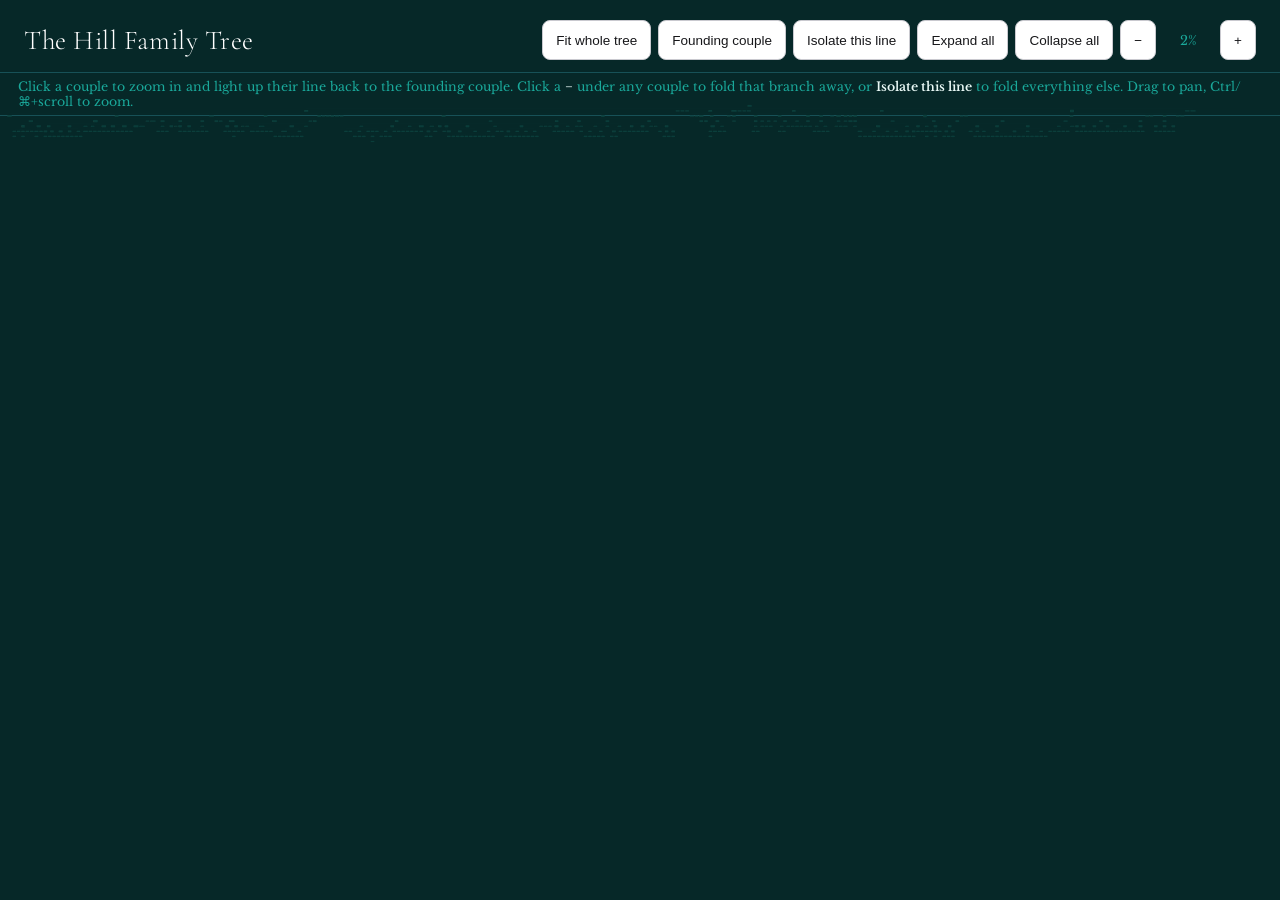
<file: hill-family-tree.html>
<!doctype html>
<html lang="en">
<head>
<meta charset="utf-8">
<meta name="viewport" content="width=device-width, initial-scale=1">
<title>The Hill Family Tree</title>
<style>

:root{
  --bg:#f6f6f7; --card-bg:#fff; --text:#17171a; --muted:#6c6c73; --border:#d6d6db;
  --accent:#c1782f; --glow:#ffc400;
  --male:#dbe9f6; --male-border:#5b8fc7;
  --female:#f7dbe6; --female-border:#c76b95;
  --neutral:#e9e9ec; --neutral-border:#8d8d92;
  --btn-bg:#fff; --btn-border:#c9c9cf; --btn-hover-bg:#eeeef0; --btn-text:#17171a;
}
@media (prefers-color-scheme:dark){
  :root{
    --bg:#151517; --card-bg:#232327; --text:#ededf0; --muted:#a2a2a9; --border:#3b3b41;
    --neutral:#2b2b30; --neutral-border:#8d8d92;
    --btn-bg:#292930; --btn-border:#474750; --btn-hover-bg:#34343c; --btn-text:#ededf0;
  }
}
*{box-sizing:border-box}
html,body{height:100%}
body{margin:0;background:var(--bg);color:var(--text);
     font-family:-apple-system,'Segoe UI',Arial,sans-serif;overflow:hidden}
.toolbar{display:flex;align-items:center;gap:10px;flex-wrap:wrap;
         padding:10px 18px;border-bottom:1px solid var(--border)}
h1{font-size:17px;margin:0 14px 0 0;flex:1;min-width:170px}
.controls{display:flex;gap:7px;flex-wrap:wrap;align-items:center}
.controls button{font-size:13.5px;min-height:40px;padding:0 13px;border-radius:8px;
  border:1px solid var(--btn-border);background:var(--btn-bg);color:var(--btn-text);cursor:pointer}
.controls button:hover{background:var(--btn-hover-bg)}
.controls button:focus-visible{outline:2px solid var(--accent);outline-offset:2px}
.zlabel{font-variant-numeric:tabular-nums;color:var(--muted);font-size:13px;min-width:50px;text-align:center}
.hint{font-size:12.5px;color:var(--muted);padding:6px 18px;border-bottom:1px solid var(--border)}
.hint b{color:var(--text);font-weight:600}
#warn{display:none;padding:8px 18px;background:#8a1c1c;color:#fff;font-size:13px}
#scroll{position:absolute;inset:0;top:var(--chrome,104px);overflow:auto;cursor:grab}
#scroll.drag{cursor:grabbing}
svg{display:block}

.ln{stroke:var(--border);stroke-width:1.6;fill:none}
.cbox{fill:var(--card-bg);stroke:var(--neutral-border);stroke-width:1.5}
.rowdiv{stroke:var(--border);stroke-width:1}
.chip{fill:var(--neutral-border)}
.chip.sx-m{fill:var(--male-border)} .chip.sx-f{fill:var(--female-border)}
.nm{font-size:13px;fill:var(--text)}
.nm.blood{font-weight:650}
.yr{font-size:11px;fill:var(--muted)}
.grplabel rect{fill:var(--bg);stroke:var(--border);stroke-width:1}
.grplabel text{font-size:9.5px;letter-spacing:.06em;text-transform:uppercase;fill:var(--muted)}

.node{cursor:pointer}
.node:hover .cbox{stroke:var(--accent)}
.node.focused .cbox{stroke:var(--glow);stroke-width:3;filter:drop-shadow(0 3px 14px rgba(0,0,0,.35))}
.node.focused .nm{font-size:15px}
.node.focused .yr{font-size:12.5px}
.node.ancestor .cbox{stroke:var(--glow);stroke-width:2.2}
.link.lit .ln{stroke:var(--glow);stroke-width:3.2}
.link.lit .grplabel rect{stroke:var(--glow)}
.link.lit .grplabel text{fill:var(--glow)}

.tog{cursor:pointer}
.tog rect,.tog circle{fill:var(--bg);stroke:var(--neutral-border);stroke-width:1.5}
.tog:hover rect,.tog:hover circle{stroke:var(--accent)}
.tog text{font-size:11px;font-weight:700;fill:var(--muted);
          text-anchor:middle;dominant-baseline:middle;user-select:none}
.tog.shut rect{fill:var(--accent);stroke:var(--accent)}
.tog.shut text{fill:#fff}

/* Zoomed out, text would be sub-pixel mush - it drops away so the chart reads as the shape
   of the family rather than a smear. */
svg.lod0 .nm,svg.lod0 .yr,svg.lod0 .grplabel,svg.lod0 .rowdiv,svg.lod0 .tog{display:none}
svg.lod1 .grplabel,svg.lod1 .yr{display:none}
@media (prefers-reduced-motion:reduce){*{transition:none!important}}

</style>
<style>
/* Hill Family Reunion theme for render_explorer.py's output.
   Matches the palette and type system of hill-family-reunion.html so the embedded explorer
   reads as part of the same site rather than a bolted-on tool. Commits to the reunion site's
   single dark look rather than adapting to the viewer's OS theme, since the reunion page
   itself doesn't offer a light mode. */

@import url('https://fonts.googleapis.com/css2?family=Cormorant+Garamond:ital,wght@0,300;0,400;0,600;1,300;1,400&family=Libre+Baskerville:ital,wght@0,400;0,700;1,400&family=Raleway:wght@300;400;500;600&display=swap');

:root {
  --bg: #062828;
  --card-bg: #0A3D3A;
  --text: #E8F8F5;
  --muted: #1AA89A;
  --border: rgba(72,202,228,0.25);
  --accent: #FF6B35;
  --male: rgba(26,168,154,0.16);
  --male-border: #1AA89A;
  --female: rgba(255,107,53,0.16);
  --female-border: #FF6B35;
  --neutral: rgba(255,255,255,0.06);
  --neutral-border: rgba(255,255,255,0.3);
}

body {
  font-family: 'Libre Baskerville', serif;
}

.toolbar {
  padding: 20px 24px 12px;
  border-bottom: 1px solid var(--border);
}

h1 {
  font-family: 'Cormorant Garamond', serif;
  font-weight: 300;
  font-size: 1.7rem;
  letter-spacing: 0.02em;
  color: #FFFFFF;
}

.breadcrumb {
  font-family: 'Raleway', sans-serif;
  font-size: 0.72rem;
  letter-spacing: 0.12em;
  text-transform: uppercase;
}
.breadcrumb button {
  color: var(--muted);
}
.breadcrumb button:hover {
  background: rgba(255,107,53,0.1);
  color: var(--accent);
}
.breadcrumb button.current {
  color: var(--accent);
}
.breadcrumb button.current:hover {
  background: none;
}

.focus-card {
  border-radius: 2px;
  border: 1px solid var(--border);
  position: relative;
  overflow: hidden;
  padding: 28px 28px 24px;
}
.focus-card::before {
  content: '';
  position: absolute;
  top: 0; left: 0;
  width: 100%; height: 3px;
  background: var(--accent);
}

.person-name {
  font-family: 'Cormorant Garamond', serif;
  font-weight: 400;
  font-size: 1.7rem;
  color: #FFFFFF;
}
.person-years, .spouse-detail {
  font-family: 'Raleway', sans-serif;
  letter-spacing: 0.08em;
}
.maiden-name {
  font-family: 'Cormorant Garamond', serif;
  font-style: italic;
  font-size: 0.95rem;
}
.conf-flag {
  font-family: 'Raleway', sans-serif;
  letter-spacing: 0.1em;
  text-transform: uppercase;
  font-size: 0.68rem;
  color: var(--accent);
}

.spouse-row {
  border-top: 1px solid var(--border);
}
.spouse-row::before {
  color: var(--accent);
}
.spouse-name {
  font-family: 'Cormorant Garamond', serif;
  font-size: 1.15rem;
  font-weight: 400;
  color: #FFFFFF;
}

.notes {
  font-family: 'Libre Baskerville', serif;
  font-style: italic;
  line-height: 1.7;
  color: var(--text);
  opacity: 0.85;
}

.section-title {
  font-family: 'Raleway', sans-serif;
  font-size: 0.7rem;
  letter-spacing: 0.3em;
  color: var(--accent);
  display: flex;
  align-items: center;
  gap: 14px;
}
.section-title::after {
  content: '';
  flex: 1;
  max-width: 60px;
  height: 1px;
  background: var(--accent);
  opacity: 0.4;
}

.child-row {
  border-radius: 2px;
  background: rgba(255,255,255,0.02);
  transition: border-color 0.2s ease, background 0.2s ease, transform 0.2s ease;
}
.child-row:hover {
  background: rgba(255,107,53,0.08);
  transform: translateY(-1px);
}
.child-row .info {
  font-family: 'Cormorant Garamond', serif;
  font-size: 1.05rem;
  color: var(--text);
}
.branch-icon {
  color: var(--accent);
}
.child-row .chevron {
  color: var(--muted);
}

.empty-msg {
  font-family: 'Cormorant Garamond', serif;
  font-style: italic;
}

.root-picker .child-row {
  border-color: rgba(255,184,48,0.4);
}

/* ===== render_tree.py (the full SVG diagram) ===== */

.zoom-controls button {
  font-family: 'Raleway', sans-serif;
  font-size: 0.68rem;
  letter-spacing: 0.15em;
  text-transform: uppercase;
  border-radius: 2px;
  border-color: var(--border);
}
.zoom-controls button:hover {
  border-color: var(--accent);
  color: var(--accent);
}

.name {
  font-family: 'Cormorant Garamond', serif;
  font-weight: 400;
  font-size: 15px;
}
.years {
  font-family: 'Raleway', sans-serif;
  letter-spacing: 0.06em;
}

.sex-m rect, .sex-f rect, .sex-u rect {
  stroke-width: 1.25;
}

.toggle-circle {
  stroke-width: 1.25;
}
.toggle-label {
  font-family: 'Raleway', sans-serif;
}

</style>
</head>
<body>
<div class="toolbar">
  <h1>The Hill Family Tree</h1>
  <div class="controls">
    <button type="button" onclick="fit()">Fit whole tree</button>
    <button type="button" onclick="goRoot()">Founding couple</button>
    <button type="button" onclick="isolate()">Isolate this line</button>
    <button type="button" onclick="expandAll()">Expand all</button>
    <button type="button" onclick="collapseAll()">Collapse all</button>
    <button type="button" onclick="nudge(-1)">&minus;</button>
    <span class="zlabel" id="zl">100%</span>
    <button type="button" onclick="nudge(1)">+</button>
  </div>
</div>
<div class="hint">Click a couple to zoom in and light up their line back to the founding couple. Click a <b>&minus;</b> under any couple to fold that branch away, or <b>Isolate this line</b> to fold everything else. Drag to pan, Ctrl/&#8984;+scroll to zoom.</div>
<div id="warn"></div>
<div id="scroll"><svg id="svg" xmlns="http://www.w3.org/2000/svg"></svg></div>
<script>
const N = {"selina_maxwell":{"r":[{"n":"Selina Maxwell","y":"","s":"F","b":1}],"w":150,"h":50,"k":[],"g":[],"P":"gregory_maxwell","d":0},"jonathan_coley_jr":{"r":[{"n":"Jonathan Coley Jr.","y":"","s":"M","b":1}],"w":160.3,"h":50,"k":[],"g":[],"P":"arielle_parland","d":0},"jordan_crawford_mitchell":{"r":[{"n":"Jordan Crawford","y":"","s":"M","b":1}],"w":150,"h":50,"k":[],"g":[],"P":"verdell_mitchell","d":0},"karen_a_allen":{"r":[{"n":"Karen A. Allen","y":"","s":"F","b":1},{"n":"Richard Currin","y":"","s":"M","b":0}],"w":150,"h":74,"k":["cavin_currin"],"g":[{"k":["cavin_currin"],"lab":"1 child","lw":55.1}],"P":"mary_baker","d":1},"carolyn_harrison":{"r":[{"n":"Carolyn Harrison","y":"","s":"F","b":1}],"w":150,"h":50,"k":["lynndrill_harrison","tashara_harrison","de_vonere_harrison"],"g":[{"k":["lynndrill_harrison","tashara_harrison","de_vonere_harrison"],"lab":"3 children","lw":71.0}],"P":"edweina_harrison","d":6},"shauna_harkley":{"r":[{"n":"Shauna Harkley","y":"","s":"F","b":1}],"w":150,"h":50,"k":[],"g":[],"P":"carla_walker","d":0},"samaj_williams":{"r":[{"n":"Samaj Williams","y":"","s":"M","b":1}],"w":150,"h":50,"k":[],"g":[],"P":"michael_williams_teresa_son","d":0},"gary_dunlap":{"r":[{"n":"Gary Dunlap","y":"","s":"M","b":1},{"n":"Nicky Dunlap","y":"","s":"F","b":0}],"w":150,"h":74,"k":["aaron_dunlap","christian_dunlap"],"g":[{"k":["aaron_dunlap","christian_dunlap"],"lab":"2 children","lw":71.0}],"P":"irma_harrison","d":2},"samyia_googe":{"r":[{"n":"Samyia Googe","y":"","s":"F","b":1}],"w":150,"h":50,"k":[],"g":[],"P":"quincy_googe","d":0},"lillian_hubbard":{"r":[{"n":"Lillian Hubbard","y":"","s":"F","b":1},{"n":"Clarence Armstrong","y":"","s":"M","b":0}],"w":160.3,"h":74,"k":["karen_a_armstrong","anthony_armstrong","debra_heidt"],"g":[{"k":["karen_a_armstrong","anthony_armstrong","debra_heidt"],"lab":"3 children","lw":71.0}],"P":"florie_way","d":31},"lawrence_martin":{"r":[{"n":"Lawrence Martin","y":"","s":"M","b":1}],"w":150,"h":50,"k":["lawrence_martin_jr","tracy_martin"],"g":[{"k":["lawrence_martin_jr","tracy_martin"],"lab":"2 children","lw":71.0}],"P":"leroy_martin_jr","d":2},"mikoyah_burns":{"r":[{"n":"Mikoyah Burns","y":"","s":"F","b":1}],"w":150,"h":50,"k":[],"g":[],"P":"michael_burns","d":0},"aziza_bryd":{"r":[{"n":"Aziza Parland","y":"b. 1992","s":"F","b":1},{"n":"Ravon Byrd","y":"","s":"M","b":0}],"w":179.6,"h":74,"k":["ravon_bryd_jr"],"g":[{"k":["ravon_bryd_jr"],"lab":"1 child","lw":55.1}],"P":"kenneth_parland_1941","d":1},"rashawn_morris_jr":{"r":[{"n":"Rashawn Morris Jr.","y":"","s":"M","b":1}],"w":160.3,"h":50,"k":[],"g":[],"P":"eloise_morris","d":0},"rhonda_walker":{"r":[{"n":"Rhonda","y":"","s":"F","b":1},{"n":"Sydney Fowler","y":"","s":"M","b":0}],"w":150,"h":74,"k":["candace_fowler","sydney_fowler_jr"],"g":[{"k":["candace_fowler","sydney_fowler_jr"],"lab":"2 children","lw":71.0}],"P":"anit_everett","d":4},"jada_roberts":{"r":[{"n":"Jada Roberts","y":"","s":"F","b":1}],"w":150,"h":50,"k":[],"g":[],"P":"lynndrill_harrison","d":0},"gabrielle_leann_hill":{"r":[{"n":"Gabrielle Leann","y":"","s":"F","b":1}],"w":150,"h":50,"k":[],"g":[],"P":"malik_hill_myers_line","d":0},"anna_hill_charley_fisher_daughter":{"r":[{"n":"Anna Hill","y":"","s":"F","b":1},{"n":"Jesse Arnett","y":"","s":"M","b":0}],"w":150,"h":74,"k":["destiny_arnett"],"g":[{"k":["destiny_arnett"],"lab":"1 child","lw":55.1}],"P":"charley_fisher_hill_1871","d":1},"michael_williams_jr":{"r":[{"n":"Michael Williams Jr.","y":"","s":"M","b":1}],"w":175.0,"h":50,"k":["everleigh_williams"],"g":[{"k":["everleigh_williams"],"lab":"1 child","lw":55.1}],"P":"leslie_royal","d":1},"viola_everett":{"r":[{"n":"Viola Everett","y":"","s":"F","b":1},{"n":"Carl Hawkins","y":"","s":"M","b":0}],"w":150,"h":74,"k":["loretta_hamilton"],"g":[{"k":["loretta_hamilton"],"lab":"1 child","lw":55.1}],"P":"rosa_hill_1882","d":5},"leon_maxwell_j":{"r":[{"n":"Leon Maxwell J.","y":"","s":"M","b":1}],"w":150,"h":50,"k":[],"g":[],"P":"jerome_maxwell","d":0},"tashara_harrison":{"r":[{"n":"Tashara Harrison","y":"","s":"F","b":1}],"w":150,"h":50,"k":[],"g":[],"P":"carolyn_harrison","d":0},"michael_campbell_jr":{"r":[{"n":"Michael Campbell Jr.","y":"","s":"M","b":1}],"w":175.0,"h":50,"k":[],"g":[],"P":"deniece_campbell_dudley","d":0},"braden_coley":{"r":[{"n":"Braden Coley","y":"","s":"M","b":1}],"w":150,"h":50,"k":[],"g":[],"P":"arielle_parland","d":0},"carolyn_hill_myers_line":{"r":[{"n":"Carolyn Hill","y":"","s":"F","b":1},{"n":"Robert Layne","y":"","s":"M","b":0}],"w":150,"h":74,"k":["david_a_layne"],"g":[{"k":["david_a_layne"],"lab":"1 child","lw":55.1}],"P":"arthur_hill_myers_son","d":1},"clinton_tucker":{"r":[{"n":"Clinton Tucker","y":"","s":"M","b":1}],"w":150,"h":50,"k":["jenn_v_tucker"],"g":[{"k":["jenn_v_tucker"],"lab":"1 child","lw":55.1}],"P":"g_charlesetta_hill","d":4},"robert_baker_jr":{"r":[{"n":"Robert Baker Jr.","y":"","s":"M","b":1}],"w":150,"h":50,"k":[],"g":[],"P":"donna_mells","d":0},"lamar_simmons":{"r":[{"n":"Lamar Simmons","y":"","s":"M","b":1}],"w":150,"h":50,"k":[],"g":[],"P":"shemeika_maxwell","d":0},"m_claudette_atkinson":{"r":[{"n":"M. Claudette Atkinson","y":"","s":"F","b":1},{"n":"Stephenson","y":"","s":"M","b":0}],"w":182.3,"h":74,"k":["masarine_stephenson","aaron_stephenson"],"g":[{"k":["masarine_stephenson","aaron_stephenson"],"lab":"2 children","lw":71.0}],"P":"sheppard_gerald_atkinson","d":9},"irin_stephenson":{"r":[{"n":"Irin Stephenson","y":"","s":"U","b":1}],"w":150,"h":50,"k":[],"g":[],"P":"masarine_stephenson","d":0},"sherita_mells":{"r":[{"n":"Sherita Mells","y":"","s":"F","b":1},{"n":"Henry Curry","y":"","s":"M","b":0}],"w":150,"h":74,"k":["willie_curry","deashley_curry","whitney_curry","willis_curry","henrietta_curry"],"g":[{"k":["willie_curry","deashley_curry","whitney_curry","willis_curry","henrietta_curry"],"lab":"5 children","lw":71.0}],"P":"henrietta_hubbard","d":5},"myers_hill_1883":{"r":[{"n":"Myers Hill","y":"b. 1883","s":"M","b":1},{"n":"Onie Hill","y":"","s":"F","b":0}],"w":157.5,"h":74,"k":["dr_w_ray_hill","evelyn_hill","earl_hill","arthur_hill_myers_son","charlie_hill_myers_son"],"g":[{"k":["dr_w_ray_hill","evelyn_hill","earl_hill","arthur_hill_myers_son","charlie_hill_myers_son"],"lab":"5 children","lw":71.0}],"P":"aaron_hill_1838","d":73},"keyosha_harrison":{"r":[{"n":"Keyosha Harrison","y":"","s":"F","b":1}],"w":150,"h":50,"k":["jason_harrison","madison_harrison","chance_harrison"],"g":[{"k":["jason_harrison","madison_harrison","chance_harrison"],"lab":"3 children","lw":71.0}],"P":"jackie_harrison","d":3},"debra_heidt":{"r":[{"n":"Debra Heidt","y":"","s":"F","b":1},{"n":"Dudley","y":"","s":"M","b":0}],"w":150,"h":74,"k":["lamartis_dudley","gisha_dudley","deniece_campbell_dudley"],"g":[{"k":["lamartis_dudley","gisha_dudley","deniece_campbell_dudley"],"lab":"3 children","lw":71.0}],"P":"lillian_hubbard","d":13},"armeda_maxwell":{"r":[{"n":"Armeda Maxwell","y":"","s":"F","b":1},{"n":"Frank Harrison","y":"","s":"M","b":0}],"w":150,"h":74,"k":["wilma_harrison","ronnie_jones","edweina_harrison","irma_harrison"],"g":[{"k":["wilma_harrison","ronnie_jones","edweina_harrison","irma_harrison"],"lab":"4 children","lw":71.0}],"P":"isabell_hill_1877","d":58},"lauren_hill_myers_line":{"r":[{"n":"Lauren Hill","y":"","s":"F","b":1}],"w":150,"h":50,"k":["major_hill_myers_line"],"g":[{"k":["major_hill_myers_line"],"lab":"1 child","lw":55.1}],"P":"gary_hill_myers_line","d":1},"noelle_royal":{"r":[{"n":"Noelle Royal","y":"","s":"F","b":1}],"w":150,"h":50,"k":["nolan_royal"],"g":[{"k":["nolan_royal"],"lab":"1 child","lw":55.1}],"P":"martin_royal","d":1},"carrie_maxwell_1911":{"r":[{"n":"Carrie Maxwell","y":"b. 1911","s":"F","b":1},{"n":"Robinson ?","y":"","s":"M","b":0}],"w":186.9,"h":74,"k":[],"g":[],"P":"isabell_hill_1877","d":0},"carla_walker":{"r":[{"n":"Carla","y":"","s":"F","b":1}],"w":150,"h":50,"k":["shauna_harkley","shawn_harkley","shamir_harkley"],"g":[{"k":["shauna_harkley","shawn_harkley","shamir_harkley"],"lab":"3 children","lw":71.0}],"P":"anit_everett","d":3},"amauri_stephenson":{"r":[{"n":"Amauri Stephenson","y":"","s":"U","b":1}],"w":152.9,"h":50,"k":[],"g":[],"P":"aaron_stephenson","d":0},"joanne_ingram":{"r":[{"n":"Joanne","y":"","s":"F","b":1}],"w":150,"h":50,"k":["brice_bradforth","braeden_bradforth"],"g":[{"k":["brice_bradforth","braeden_bradforth"],"lab":"2 children","lw":71.0}],"P":"rosemary_atkins","d":2},"johnny_atkinson":{"r":[{"n":"Johnny Atkinson","y":"","s":"M","b":1}],"w":150,"h":50,"k":[],"g":[],"P":"sheree_atkinson","d":0},"leon_hill_myers_line":{"r":[{"n":"Leon Hill","y":"","s":"M","b":1},{"n":"Mattie Hill","y":"","s":"F","b":0}],"w":150,"h":74,"k":["marvin_hill","gary_hill_myers_line","ronald_hill_myers_line","vernon_hill_myers_line"],"g":[{"k":["marvin_hill","gary_hill_myers_line","ronald_hill_myers_line","vernon_hill_myers_line"],"lab":"4 children","lw":71.0}],"P":"charlie_hill_myers_son","d":26},"rodinal_parrish_jr":{"r":[{"n":"Rodinal Parrish Jr.","y":"","s":"M","b":1},{"n":"Solita Parrish","y":"","s":"F","b":0}],"w":167.7,"h":74,"k":["amira_parrish","zenaya_parrish"],"g":[{"k":["amira_parrish","zenaya_parrish"],"lab":"2 children","lw":71.0}],"P":"cordelia_parland","d":2},"chandler_medows":{"r":[{"n":"Chandler Medows","y":"","s":"M","b":1}],"w":150,"h":50,"k":[],"g":[],"P":"nancy_irick","d":0},"jekayla_maxwell":{"r":[{"n":"Jekayla Maxwell","y":"","s":"F","b":1}],"w":150,"h":50,"k":[],"g":[],"P":"jerome_maxwell","d":0},"tyrone_rhone_jr":{"r":[{"n":"Tyrone Rhone Jr.","y":"","s":"M","b":1}],"w":150,"h":50,"k":[],"g":[],"P":"shawnda_mells","d":0},"colbi_googe":{"r":[{"n":"Colbi Googe","y":"","s":"U","b":1}],"w":150,"h":50,"k":[],"g":[],"P":"quincy_googe","d":0},"lillie_hill_1877":{"r":[{"n":"Lillie Hill","y":"b. 1877","s":"F","b":1},{"n":"Henry Way","y":"","s":"M","b":0},{"n":"George Mitchell","y":"","s":"M","b":0}],"w":164.8,"h":98,"k":["mary_lee_way","parthenia_way","florie_way","maude_way","henrietta_way","julia_way","reatha_way","george_mitchell_jr"],"g":[{"k":["mary_lee_way","parthenia_way","florie_way","maude_way","henrietta_way","julia_way","reatha_way"],"lab":"7 children of Lillie Hill &amp; Henry Way","lw":214.1},{"k":["george_mitchell_jr"],"lab":"1 child of Lillie Hill &amp; George Mitchell","lw":230.0}],"P":"aaron_hill_1838","d":96},"beatrice_cain":{"r":[{"n":"Beatrice Cain","y":"","s":"F","b":1},{"n":"Leroy Martin","y":"","s":"M","b":0}],"w":150,"h":74,"k":["john_martin","leroy_martin_jr"],"g":[{"k":["john_martin","leroy_martin_jr"],"lab":"2 children","lw":71.0}],"P":"sarah_hill_1870","d":12},"major_hill_myers_line":{"r":[{"n":"Major","y":"","s":"M","b":1}],"w":150,"h":50,"k":[],"g":[],"P":"lauren_hill_myers_line","d":0},"jasmine_hubbard":{"r":[{"n":"Jasmine Hubbard","y":"","s":"F","b":1}],"w":150,"h":50,"k":[],"g":[],"P":"craig_hubbard","d":0},"josiah_perry":{"r":[{"n":"Josiah Perry","y":"","s":"M","b":1}],"w":150,"h":50,"k":[],"g":[],"P":"darold_perry","d":0},"juanit_everett":{"r":[{"n":"Juanit Everett","y":"","s":"F","b":1},{"n":"Curtis Thompson","y":"","s":"M","b":0}],"w":150,"h":74,"k":["rosemary_atkins"],"g":[{"k":["rosemary_atkins"],"lab":"1 child","lw":55.1}],"P":"rosa_hill_1882","d":8},"martin_royal":{"r":[{"n":"Martin Royal","y":"","s":"M","b":1},{"n":"Alicia Royal","y":"","s":"F","b":0},{"n":"Janet Royal","y":"","s":"F","b":0}],"w":150,"h":98,"k":["d_mitri_stanley","dan_royal","noelle_royal","gabrielle_royal","danielle_royal"],"g":[{"k":["d_mitri_stanley"],"lab":"1 child of Janet Tisdale","lw":145.2},{"k":["dan_royal","noelle_royal","gabrielle_royal","danielle_royal"],"lab":"4 children of Martin Royal &amp; Alicia Robertson","lw":256.5}],"P":"joseph_royal","d":7},"jominite_williams":{"r":[{"n":"Jominite Williams","y":"","s":"U","b":1}],"w":152.9,"h":50,"k":[],"g":[],"P":"joe_williams_jr","d":0},"mary_lee_way":{"r":[{"n":"Mary Lee Way","y":"","s":"F","b":1}],"w":150,"h":50,"k":[],"g":[],"P":"lillie_hill_1877","d":0},"inez_maxwell":{"r":[{"n":"Inez Maxwell","y":"","s":"F","b":1},{"n":"Harrison ?","y":"","s":"M","b":0}],"w":150,"h":74,"k":[],"g":[],"P":"isabell_hill_1877","d":0},"aaron_stephenson":{"r":[{"n":"Aaron Stephenson","y":"","s":"M","b":1}],"w":150,"h":50,"k":["victor_stephenson","amauri_stephenson"],"g":[{"k":["victor_stephenson","amauri_stephenson"],"lab":"2 children","lw":71.0}],"P":"m_claudette_atkinson","d":2},"jason_jones":{"r":[{"n":"Jason Jones","y":"","s":"M","b":1}],"w":150,"h":50,"k":["ja_meiah_jones"],"g":[{"k":["ja_meiah_jones"],"lab":"1 child","lw":55.1}],"P":"ronnie_jones","d":1},"joseph_hill_myers_line":{"r":[{"n":"Joseph Hill","y":"","s":"M","b":1}],"w":150,"h":50,"k":[],"g":[],"P":"marvin_hill","d":0},"shanta_atkinson":{"r":[{"n":"Shanta Atkinson","y":"","s":"F","b":1}],"w":150,"h":50,"k":[],"g":[],"P":"sheppard_gerald_atkinson_jr","d":0},"zaniya_barkley":{"r":[{"n":"Zaniya Barkley","y":"","s":"F","b":1}],"w":150,"h":50,"k":[],"g":[],"P":"michael_barkley","d":0},"chance_harrison":{"r":[{"n":"Chance Harrison","y":"","s":"U","b":1}],"w":150,"h":50,"k":[],"g":[],"P":"keyosha_harrison","d":0},"michael_burns":{"r":[{"n":"Michael Burns","y":"","s":"M","b":1}],"w":150,"h":50,"k":["mikoyah_burns","chavious_burns","michael_burns_jr"],"g":[{"k":["mikoyah_burns","chavious_burns","michael_burns_jr"],"lab":"3 children","lw":71.0}],"P":"martha_jane_parland","d":3},"asmahani_parland":{"r":[{"n":"Asmahani Parland","y":"b. 1997","s":"F","b":1},{"n":"Isaac Siaw","y":"","s":"M","b":0}],"w":201.6,"h":74,"k":[],"g":[],"P":"kenneth_parland_1941","d":0},"tracy_martin":{"r":[{"n":"Tracy Martin","y":"","s":"U","b":1}],"w":150,"h":50,"k":[],"g":[],"P":"lawrence_martin","d":0},"ja_meiah_jones":{"r":[{"n":"Ja-Meiah Jones","y":"","s":"U","b":1}],"w":150,"h":50,"k":[],"g":[],"P":"jason_jones","d":0},"savannah_barkley":{"r":[{"n":"Savannah Barkley","y":"","s":"F","b":1}],"w":150,"h":50,"k":[],"g":[],"P":"michael_barkley","d":0},"dan_royal":{"r":[{"n":"Dan Royal","y":"","s":"M","b":1}],"w":150,"h":50,"k":[],"g":[],"P":"martin_royal","d":0},"sarah_hill_1870":{"r":[{"n":"Sarah Hill","y":"b. 1870","s":"F","b":1},{"n":"John L. Cain","y":"","s":"M","b":0}],"w":157.5,"h":74,"k":["john_janell_cain_jr","almeta_cain","renella_cain","beatrice_cain","baby_louise_cain"],"g":[{"k":["john_janell_cain_jr","almeta_cain","renella_cain","beatrice_cain","baby_louise_cain"],"lab":"5 children","lw":71.0}],"P":"aaron_hill_1838","d":21},"stephanie_atkinson":{"r":[{"n":"Stephanie Atkinson","y":"","s":"F","b":1},{"n":"Breon Smith","y":"","s":"M","b":0}],"w":160.3,"h":74,"k":["aubreon_smith","breland_smith"],"g":[{"k":["aubreon_smith","breland_smith"],"lab":"2 children","lw":71.0}],"P":"michael_atkinson","d":2},"g_charlesetta_hill":{"r":[{"n":"G. Charlesetta Hill","y":"","s":"F","b":1}],"w":167.7,"h":50,"k":["donald_b_tucker_jr","clinton_tucker"],"g":[{"k":["donald_b_tucker_jr","clinton_tucker"],"lab":"2 children","lw":71.0}],"P":"charlie_hill_myers_son","d":21},"kenneth_parland_1941":{"r":[{"n":"Kenneth Parland","y":"b. 1941","s":"M","b":1},{"n":"Rosa Parland","y":"","s":"F","b":0},{"n":"Unknown ?","y":"","s":"F","b":0}],"w":194.2,"h":98,"k":["shonda_parland","cordelia_parland","christopher_parland","donnell_parland","eloise_morris","aziza_bryd","arielle_parland","asmahani_parland","andre_bernard_parland"],"g":[{"k":["shonda_parland","cordelia_parland"],"lab":"2 children of Kenneth Parland &amp; Rosa Turnage","lw":251.2},{"k":["christopher_parland","donnell_parland","eloise_morris","aziza_bryd","arielle_parland","asmahani_parland","andre_bernard_parland"],"lab":"7 children of Kenneth Parland &amp; Unknown","lw":224.7}],"P":"janie_bell_maxwell","d":44},"aubreon_smith":{"r":[{"n":"Aubreon Smith","y":"","s":"U","b":1}],"w":150,"h":50,"k":[],"g":[],"P":"stephanie_atkinson","d":0},"barbara_hill_floyd":{"r":[{"n":"Barbara Hill","y":"b. 1935","s":"F","b":1},{"n":"Floyd","y":"","s":"M","b":0}],"w":172.2,"h":74,"k":[],"g":[],"P":"earl_hill","d":0},"abrienne_hill_myers_line":{"r":[{"n":"Abrienne Hill","y":"","s":"F","b":1},{"n":"Maurice Johnson","y":"","s":"M","b":0}],"w":150,"h":74,"k":["lenah_rose_hill"],"g":[{"k":["lenah_rose_hill"],"lab":"1 child","lw":55.1}],"P":"vernon_hill_myers_line","d":1},"martha_jane_parland":{"r":[{"n":"Martha Jane Parland","y":"","s":"F","b":1},{"n":"Anderson Burns","y":"","s":"M","b":0}],"w":167.7,"h":74,"k":["michael_burns"],"g":[{"k":["michael_burns"],"lab":"1 child","lw":55.1}],"P":"janie_bell_maxwell","d":4},"donnell_parland":{"r":[{"n":"Donnell Parland","y":"","s":"M","b":1}],"w":150,"h":50,"k":["tahaj_parland","princeton_parland"],"g":[{"k":["tahaj_parland","princeton_parland"],"lab":"2 children","lw":71.0}],"P":"kenneth_parland_1941","d":2},"maya_campbell":{"r":[{"n":"Maya Campbell","y":"","s":"F","b":1}],"w":150,"h":50,"k":[],"g":[],"P":"deniece_campbell_dudley","d":0},"curtis_brown_hubbard":{"r":[{"n":"Curtis Brown Hubbard","y":"","s":"M","b":1}],"w":175.0,"h":50,"k":[],"g":[],"P":"stafford_hubbard_jr","d":0},"norah_j_payne":{"r":[{"n":"Norah J. Payne","y":"","s":"F","b":1}],"w":150,"h":50,"k":[],"g":[],"P":"maurice_payne","d":0},"arielle_parland":{"r":[{"n":"Arielle Parland","y":"b. 1996","s":"F","b":1},{"n":"Jonathan Coley","y":"","s":"M","b":0}],"w":194.2,"h":74,"k":["jonathan_coley_jr","amelia_coley","kamden_coley","braden_coley"],"g":[{"k":["jonathan_coley_jr","amelia_coley","kamden_coley","braden_coley"],"lab":"4 children","lw":71.0}],"P":"kenneth_parland_1941","d":4},"gerry_ware":{"r":[{"n":"Gerry Harrison","y":"","s":"U","b":1}],"w":150,"h":50,"k":[],"g":[],"P":"wilma_harrison","d":0},"jeremiah_white":{"r":[{"n":"Jeremiah White","y":"","s":"M","b":1}],"w":150,"h":50,"k":[],"g":[],"P":"candice_armstrong","d":0},"shawn_harkley":{"r":[{"n":"Shawn Harkley","y":"","s":"M","b":1}],"w":150,"h":50,"k":[],"g":[],"P":"carla_walker","d":0},"melissa_williams":{"r":[{"n":"Melissa Williams","y":"","s":"F","b":1}],"w":150,"h":50,"k":["aniah_williams","sanan_williams"],"g":[{"k":["aniah_williams","sanan_williams"],"lab":"2 children","lw":71.0}],"P":"teresa_cash","d":2},"willis_curry":{"r":[{"n":"Willis Curry","y":"","s":"M","b":1}],"w":150,"h":50,"k":[],"g":[],"P":"sherita_mells","d":0},"aliyah_mitchell":{"r":[{"n":"Aliyah","y":"","s":"F","b":1}],"w":150,"h":50,"k":[],"g":[],"P":"verdell_mitchell","d":0},"michaela_campbell":{"r":[{"n":"Michaela Campbell","y":"","s":"F","b":1}],"w":152.9,"h":50,"k":[],"g":[],"P":"deniece_campbell_dudley","d":0},"david_hill_myers_line":{"r":[{"n":"David Hill","y":"","s":"M","b":1}],"w":150,"h":50,"k":[],"g":[],"P":"marvin_hill","d":0},"jason_henderson":{"r":[{"n":"Jason Henderson","y":"","s":"M","b":1}],"w":150,"h":50,"k":[],"g":[],"P":"regina_whitten","d":0},"john_martin":{"r":[{"n":"John Martin","y":"","s":"M","b":1},{"n":"Helen Martin","y":"","s":"F","b":0}],"w":150,"h":74,"k":[],"g":[],"P":"beatrice_cain","d":0},"aniah_williams":{"r":[{"n":"Aniah Williams","y":"","s":"F","b":1}],"w":150,"h":50,"k":[],"g":[],"P":"melissa_williams","d":0},"tyon_rhone":{"r":[{"n":"Ty&#x27;on Rhone","y":"","s":"U","b":1}],"w":150,"h":50,"k":[],"g":[],"P":"shawnda_mells","d":0},"henrietta_way":{"r":[{"n":"Henrietta Way","y":"","s":"F","b":1}],"w":150,"h":50,"k":[],"g":[],"P":"lillie_hill_1877","d":0},"morgan_hill_myers_line":{"r":[{"n":"Morgan Hill","y":"","s":"F","b":1}],"w":150,"h":50,"k":[],"g":[],"P":"terrell_hill_myers_line","d":0},"toni_dudley":{"r":[{"n":"Toni Dudley","y":"","s":"U","b":1}],"w":150,"h":50,"k":[],"g":[],"P":"gisha_dudley","d":0},"malik_hill_myers_line":{"r":[{"n":"Malik Hill","y":"","s":"M","b":1},{"n":"Bre&#x27;ann Hill","y":"","s":"F","b":0}],"w":150,"h":74,"k":["gabrielle_leann_hill"],"g":[{"k":["gabrielle_leann_hill"],"lab":"1 child","lw":55.1}],"P":"ronald_hill_myers_line","d":1},"jayden_roberts":{"r":[{"n":"Jayden Roberts","y":"","s":"U","b":1}],"w":150,"h":50,"k":[],"g":[],"P":"lynndrill_harrison","d":0},"verdell_mitchell":{"r":[{"n":"Verdell Mitchell","y":"","s":"F","b":1}],"w":150,"h":50,"k":["ashli_mitchell","jordan_crawford_mitchell","aliyah_mitchell"],"g":[{"k":["ashli_mitchell","jordan_crawford_mitchell","aliyah_mitchell"],"lab":"3 children","lw":71.0}],"P":"donald_b_tucker_jr","d":3},"quincy_googe":{"r":[{"n":"Quincy Googe","y":"","s":"M","b":1}],"w":150,"h":50,"k":["samyia_googe","quincy_googe_jr","colbi_googe"],"g":[{"k":["samyia_googe","quincy_googe_jr","colbi_googe"],"lab":"3 children","lw":71.0}],"P":"delores_cash","d":3},"leslie_royal":{"r":[{"n":"Leslie Royal","y":"","s":"F","b":1},{"n":"Michael Williams Sr.","y":"","s":"M","b":0}],"w":175.0,"h":74,"k":["michael_williams_jr","taylor_williams"],"g":[{"k":["michael_williams_jr","taylor_williams"],"lab":"2 children","lw":71.0}],"P":"joseph_royal","d":3},"tiara_hill":{"r":[{"n":"Tiara Hill","y":"","s":"F","b":1}],"w":150,"h":50,"k":[],"g":[],"P":"dwayne_oz_hill","d":0},"demetrius_hankerson":{"r":[{"n":"Demetrius Hankerson","y":"","s":"M","b":1}],"w":167.7,"h":50,"k":[],"g":[],"P":"denise_martin","d":0},"aaron_hill_1838":{"r":[{"n":"Aaron Hill","y":"b. 1838","s":"M","b":1},{"n":"Mary Ann Hill","y":"b. 1848","s":"F","b":0}],"w":179.6,"h":74,"k":["isabell_hill_1877","wesley_hill_1866","arnold_hill_1865","annie_hill_1868","sarah_hill_1870","charley_fisher_hill_1871","aradena_hill_1873","mary_hill_1875","william_hill_1879","rosa_hill_1882","myers_hill_1883","lillie_hill_1877","aaron_hill_jr_1884","doc_f_bubba_hill_1887"],"g":[{"k":["isabell_hill_1877","wesley_hill_1866","arnold_hill_1865","annie_hill_1868","sarah_hill_1870","charley_fisher_hill_1871","aradena_hill_1873","mary_hill_1875","william_hill_1879","rosa_hill_1882","myers_hill_1883","lillie_hill_1877","aaron_hill_jr_1884","doc_f_bubba_hill_1887"],"lab":"14 children","lw":76.3}],"P":null,"d":544},"mark_allen":{"r":[{"n":"Mark Allen","y":"","s":"M","b":1},{"n":"Mevis Allen","y":"","s":"F","b":0}],"w":150,"h":74,"k":["mark_allen_jr","britney_allen","dominique_allen"],"g":[{"k":["mark_allen_jr","britney_allen","dominique_allen"],"lab":"3 children","lw":71.0}],"P":"mary_baker","d":3},"prince_williams":{"r":[{"n":"Prince Williams","y":"","s":"M","b":1}],"w":150,"h":50,"k":[],"g":[],"P":"joe_williams_jr","d":0},"damion_baker":{"r":[{"n":"Damion Baker","y":"","s":"M","b":1}],"w":150,"h":50,"k":[],"g":[],"P":"donna_mells","d":0},"antonio_fredrick":{"r":[{"n":"Antonio Fredrick","y":"","s":"M","b":1}],"w":150,"h":50,"k":[],"g":[],"P":"morris_cash_iii","d":0},"leroy_martin_jr":{"r":[{"n":"Leroy Martin Jr.","y":"","s":"M","b":1},{"n":"Flora Bell Martin","y":"","s":"F","b":0}],"w":152.9,"h":74,"k":["denise_martin","lawrence_martin"],"g":[{"k":["denise_martin","lawrence_martin"],"lab":"2 children","lw":71.0}],"P":"beatrice_cain","d":8},"destiny_arnett":{"r":[{"n":"Destiny Arnett","y":"","s":"F","b":1}],"w":150,"h":50,"k":[],"g":[],"P":"anna_hill_charley_fisher_daughter","d":0},"gianna_hill_myers_line":{"r":[{"n":"Gianna Hill","y":"","s":"F","b":1}],"w":150,"h":50,"k":[],"g":[],"P":"marvin_hill_jr","d":0},"jennifer_henderson":{"r":[{"n":"Jennifer Henderson","y":"","s":"F","b":1}],"w":160.3,"h":50,"k":[],"g":[],"P":"regina_whitten","d":0},"michael_atkinson_tony":{"r":[{"n":"Michael Atkinson","y":"","s":"M","b":1},{"n":"Michelle Atkinson","y":"","s":"F","b":0}],"w":152.9,"h":74,"k":["michaela_atkinson","lakeisha_atkinson"],"g":[{"k":["michaela_atkinson","lakeisha_atkinson"],"lab":"2 children","lw":71.0}],"P":"michael_atkinson","d":3},"florie_way":{"r":[{"n":"Florie Way","y":"","s":"F","b":1},{"n":"Stafford Hubbard","y":"","s":"M","b":0}],"w":150,"h":74,"k":["lillian_hubbard","stafford_hubbard_jr","henrietta_hubbard","mary_lou_hubbard"],"g":[{"k":["lillian_hubbard","stafford_hubbard_jr","henrietta_hubbard","mary_lou_hubbard"],"lab":"4 children","lw":71.0}],"P":"lillie_hill_1877","d":73},"aaron_atkinson":{"r":[{"n":"Aaron Atkinson","y":"","s":"M","b":1}],"w":150,"h":50,"k":[],"g":[],"P":"irene_maxwell","d":0},"marcus_maxwell":{"r":[{"n":"Marcus Maxwell","y":"","s":"M","b":1}],"w":150,"h":50,"k":[],"g":[],"P":"leon_maxwell","d":0},"william_everett":{"r":[{"n":"William Everett","y":"","s":"M","b":1}],"w":150,"h":50,"k":[],"g":[],"P":"rosa_hill_1882","d":0},"james_medows":{"r":[{"n":"James Medows","y":"","s":"M","b":1}],"w":150,"h":50,"k":[],"g":[],"P":"nancy_irick","d":0},"lisa_dunlap":{"r":[{"n":"Lisa Dunlap","y":"","s":"F","b":1}],"w":150,"h":50,"k":[],"g":[],"P":"irma_harrison","d":0},"kenneth_scriven_jr":{"r":[{"n":"Kenneth Scriven Jr.","y":"","s":"M","b":1}],"w":167.7,"h":50,"k":[],"g":[],"P":"karen_a_armstrong","d":0},"madison_harrison":{"r":[{"n":"Madison Harrison","y":"","s":"U","b":1}],"w":150,"h":50,"k":[],"g":[],"P":"keyosha_harrison","d":0},"curtis_ware_jr":{"r":[{"n":"Curtis Harrison Jr.","y":"","s":"M","b":1}],"w":167.7,"h":50,"k":[],"g":[],"P":"curtis_ware","d":0},"lakeisha_atkinson":{"r":[{"n":"Lakeisha Atkinson","y":"","s":"F","b":1}],"w":152.9,"h":50,"k":[],"g":[],"P":"michael_atkinson_tony","d":0},"luna_ray_mcclinton":{"r":[{"n":"Luna Ray McClinton","y":"","s":"F","b":1}],"w":160.3,"h":50,"k":[],"g":[],"P":"desera_parrish","d":0},"david_alexander_mitchell":{"r":[{"n":"David Alexander","y":"","s":"M","b":1}],"w":150,"h":50,"k":[],"g":[],"P":"anna_mitchell_myers_line","d":0},"shawnda_mells":{"r":[{"n":"Shawnda Mells","y":"","s":"F","b":1},{"n":"Tyrone Rhone","y":"","s":"M","b":0}],"w":150,"h":74,"k":["tyshawn_rhone","tyon_rhone","tyrone_rhone_jr"],"g":[{"k":["tyshawn_rhone","tyon_rhone","tyrone_rhone_jr"],"lab":"3 children","lw":71.0}],"P":"henrietta_hubbard","d":3},"christopher_parland":{"r":[{"n":"Christopher Parland","y":"","s":"M","b":1}],"w":167.7,"h":50,"k":["christopher_parland_jr"],"g":[{"k":["christopher_parland_jr"],"lab":"1 child","lw":55.1}],"P":"kenneth_parland_1941","d":1},"lonnie_maxwell":{"r":[{"n":"Lonnie Maxwell","y":"","s":"U","b":1}],"w":150,"h":50,"k":[],"g":[],"P":"glenn_maxwell_sr","d":0},"joseph_dunlap_iii":{"r":[{"n":"Joseph Dunlap III","y":"","s":"M","b":1},{"n":"Monica Dunlap","y":"","s":"F","b":0}],"w":152.9,"h":74,"k":["shevon_dunlap","joseph_dunlap_iv","aric_dunlap"],"g":[{"k":["shevon_dunlap","joseph_dunlap_iv","aric_dunlap"],"lab":"3 children","lw":71.0}],"P":"irma_harrison","d":3},"renella_cain":{"r":[{"n":"Renella &quot;Nellie&quot; Cain","y":"","s":"F","b":1},{"n":"Singleton ?","y":"","s":"M","b":0}],"w":182.3,"h":74,"k":["marion_singleton"],"g":[{"k":["marion_singleton"],"lab":"1 child","lw":55.1}],"P":"sarah_hill_1870","d":2},"anna_may_maxwell":{"r":[{"n":"Anna May Maxwell","y":"","s":"F","b":1},{"n":"Chrysler ?","y":"","s":"M","b":0}],"w":150,"h":74,"k":[],"g":[],"P":"isabell_hill_1877","d":0},"christopher_parland_jr":{"r":[{"n":"Christopher Parland Jr.","y":"","s":"M","b":1}],"w":197.0,"h":50,"k":[],"g":[],"P":"christopher_parland","d":0},"marcus_payne":{"r":[{"n":"Marcus Payne","y":"","s":"M","b":1},{"n":"Jinel Payne","y":"","s":"F","b":0}],"w":150,"h":74,"k":["timothy_m_payne"],"g":[{"k":["timothy_m_payne"],"lab":"1 child","lw":55.1}],"P":"shonda_parland","d":1},"antonia_dudley":{"r":[{"n":"Antonia Dudley","y":"","s":"F","b":1}],"w":150,"h":50,"k":[],"g":[],"P":"gisha_dudley","d":0},"andy_maxwell":{"r":[{"n":"Andy Maxwell","y":"","s":"M","b":1},{"n":"Patrell &quot;Niecey&quot; Maxwell","y":"","s":"F","b":0}],"w":204.4,"h":74,"k":["aundre_maxwell"],"g":[{"k":["aundre_maxwell"],"lab":"1 child","lw":55.1}],"P":"gilbert_maxwell","d":1},"trinity_hill_myers_line":{"r":[{"n":"Trinity Hill","y":"","s":"F","b":1}],"w":150,"h":50,"k":[],"g":[],"P":"ronald_hill_myers_line","d":0},"shonda_parland":{"r":[{"n":"Shonda Parland","y":"","s":"F","b":1},{"n":"Leslie Payne","y":"","s":"M","b":0}],"w":150,"h":74,"k":["marcus_payne","maurice_payne"],"g":[{"k":["marcus_payne","maurice_payne"],"lab":"2 children","lw":71.0}],"P":"kenneth_parland_1941","d":7},"jayden_hudgins":{"r":[{"n":"Jayden Hudgins","y":"","s":"M","b":1}],"w":150,"h":50,"k":[],"g":[],"P":"danielle_hudgins","d":0},"kymanda_maxwell":{"r":[{"n":"Kymanda Maxwell","y":"","s":"F","b":1}],"w":150,"h":50,"k":[],"g":[],"P":"glenn_maxwell_sr","d":0},"tyrone_maxwell":{"r":[{"n":"Tyrone Maxwell","y":"","s":"M","b":1}],"w":150,"h":50,"k":[],"g":[],"P":"leon_maxwell","d":0},"rosemary_atkins":{"r":[{"n":"Rosemary","y":"","s":"F","b":1},{"n":"Robert Ingram","y":"","s":"M","b":0}],"w":150,"h":74,"k":["joanne_ingram","james_jc_atkins"],"g":[{"k":["joanne_ingram","james_jc_atkins"],"lab":"2 children","lw":71.0}],"P":"juanit_everett","d":6},"michaela_atkinson":{"r":[{"n":"Michaela Atkinson","y":"","s":"F","b":1}],"w":152.9,"h":50,"k":["corey_atkinson"],"g":[{"k":["corey_atkinson"],"lab":"1 child","lw":55.1}],"P":"michael_atkinson_tony","d":1},"ashley_hill":{"r":[{"n":"Ashley Hill","y":"","s":"F","b":1},{"n":"Pete Lewinsky","y":"","s":"M","b":0}],"w":150,"h":74,"k":["donnivan_lewinsky","gabriel_lewinsky"],"g":[{"k":["donnivan_lewinsky","gabriel_lewinsky"],"lab":"2 children","lw":71.0}],"P":"donna_hill","d":2},"gabrielle_royal":{"r":[{"n":"Gabrielle Royal","y":"","s":"F","b":1}],"w":150,"h":50,"k":[],"g":[],"P":"martin_royal","d":0},"irene_parland_gen4":{"r":[{"n":"Irene Parland","y":"","s":"F","b":1},{"n":"Robert Hudgins","y":"","s":"M","b":0}],"w":150,"h":74,"k":["danielle_hudgins"],"g":[{"k":["danielle_hudgins"],"lab":"1 child","lw":55.1}],"P":"janie_bell_maxwell","d":4},"ivn_atkins":{"r":[{"n":"Ivn","y":"","s":"U","b":1}],"w":150,"h":50,"k":[],"g":[],"P":"james_jc_atkins","d":0},"gisha_dudley":{"r":[{"n":"Gisha Dudley","y":"","s":"U","b":1}],"w":150,"h":50,"k":["toni_dudley","antonia_dudley","nayla_dudley"],"g":[{"k":["toni_dudley","antonia_dudley","nayla_dudley"],"lab":"3 children","lw":71.0}],"P":"debra_heidt","d":3},"nayla_dudley":{"r":[{"n":"Nayla Dudley","y":"","s":"F","b":1}],"w":150,"h":50,"k":[],"g":[],"P":"gisha_dudley","d":0},"james_googe_jr":{"r":[{"n":"James Googe Jr.","y":"","s":"M","b":1},{"n":"Tacaria Googe","y":"","s":"F","b":0}],"w":150,"h":74,"k":["shakara_googe","sierra_googe","solia_googe","jaylin_googe"],"g":[{"k":["shakara_googe","sierra_googe","solia_googe","jaylin_googe"],"lab":"4 children","lw":71.0}],"P":"delores_cash","d":4},"aaleria_armstrong":{"r":[{"n":"Aaleria Armstrong","y":"","s":"F","b":1}],"w":152.9,"h":50,"k":[],"g":[],"P":"candice_armstrong","d":0},"alvin_maxwell":{"r":[{"n":"Alvin Maxwell","y":"","s":"M","b":1}],"w":150,"h":50,"k":[],"g":[],"P":"isabell_hill_1877","d":0},"malcolm_frank":{"r":[{"n":"Malcolm Frank","y":"","s":"M","b":1}],"w":150,"h":50,"k":[],"g":[],"P":"destini_mcquinney","d":0},"aundra_maxwell":{"r":[{"n":"Aundra Maxwell","y":"","s":"U","b":1}],"w":150,"h":50,"k":[],"g":[],"P":"leon_maxwell","d":0},"carter_henderson":{"r":[{"n":"Carter Henderson","y":"","s":"M","b":1}],"w":150,"h":50,"k":[],"g":[],"P":"sharelle_ortega","d":0},"everleigh_williams":{"r":[{"n":"Everleigh Williams","y":"","s":"F","b":1}],"w":160.3,"h":50,"k":[],"g":[],"P":"michael_williams_jr","d":0},"anthony_armstrong":{"r":[{"n":"Anthony Armstrong","y":"","s":"M","b":1},{"n":"Tammy Armstrong","y":"","s":"F","b":0}],"w":152.9,"h":74,"k":["candice_armstrong"],"g":[{"k":["candice_armstrong"],"lab":"1 child","lw":55.1}],"P":"lillian_hubbard","d":6},"uriah_stephenson":{"r":[{"n":"Uriah Stephenson","y":"","s":"U","b":1}],"w":150,"h":50,"k":[],"g":[],"P":"masarine_stephenson","d":0},"cory_walker":{"r":[{"n":"Cory","y":"","s":"M","b":1}],"w":150,"h":50,"k":[],"g":[],"P":"aaron_lynn_walker","d":0},"sheree_atkinson":{"r":[{"n":"Sheree Atkinson","y":"","s":"F","b":1}],"w":150,"h":50,"k":["johnny_atkinson"],"g":[{"k":["johnny_atkinson"],"lab":"1 child","lw":55.1}],"P":"sheppard_gerald_atkinson","d":1},"cordelia_parland":{"r":[{"n":"Cordelia Parland","y":"","s":"F","b":1},{"n":"Rodinal Parrish","y":"","s":"M","b":0}],"w":150,"h":74,"k":["rodinal_parrish_jr","desera_parrish","sharelle_ortega"],"g":[{"k":["rodinal_parrish_jr","desera_parrish","sharelle_ortega"],"lab":"3 children","lw":71.0}],"P":"kenneth_parland_1941","d":11},"marvin_hill":{"r":[{"n":"Marvin Hill","y":"","s":"M","b":1},{"n":"Verleathea Hill","y":"","s":"F","b":0}],"w":150,"h":74,"k":["marvin_hill_jr","joseph_hill_myers_line","david_hill_myers_line"],"g":[{"k":["marvin_hill_jr","joseph_hill_myers_line","david_hill_myers_line"],"lab":"3 children","lw":71.0}],"P":"leon_hill_myers_line","d":5},"wayne_wakefield_jr":{"r":[{"n":"Wayne Wakefield Jr.","y":"","s":"M","b":1}],"w":167.7,"h":50,"k":[],"g":[],"P":"parlette_perry","d":0},"michael_williams_teresa_son":{"r":[{"n":"Michael Williams","y":"","s":"M","b":1}],"w":150,"h":50,"k":["samaj_williams","mahki_williams"],"g":[{"k":["samaj_williams","mahki_williams"],"lab":"2 children","lw":71.0}],"P":"teresa_cash","d":2},"matasha_mells":{"r":[{"n":"Matasha Mells","y":"","s":"F","b":1},{"n":"Andre Jones","y":"","s":"M","b":0}],"w":150,"h":74,"k":["christopher_jones","andre_jones_jr","andrea_jones"],"g":[{"k":["christopher_jones","andre_jones_jr","andrea_jones"],"lab":"3 children","lw":71.0}],"P":"henrietta_hubbard","d":3},"edweina_harrison":{"r":[{"n":"Edweina Harrison","y":"","s":"F","b":1},{"n":"Harrison","y":"","s":"M","b":0}],"w":150,"h":74,"k":["jackie_harrison","julie_harrison","carolyn_harrison"],"g":[{"k":["jackie_harrison","julie_harrison","carolyn_harrison"],"lab":"3 children","lw":71.0}],"P":"armeda_maxwell","d":16},"george_mitchell_jr":{"r":[{"n":"George Mitchell Jr.","y":"","s":"M","b":1}],"w":167.7,"h":50,"k":[],"g":[],"P":"lillie_hill_1877","d":0},"jhaquaisha_houston":{"r":[{"n":"Jha&#x27;Quaisha Houston","y":"","s":"F","b":1}],"w":167.7,"h":50,"k":[],"g":[],"P":"twan_tucker","d":0},"marion_singleton":{"r":[{"n":"Marion Singleton","y":"","s":"F","b":1},{"n":"Richard Deveaux","y":"","s":"M","b":0}],"w":150,"h":74,"k":[],"g":[],"P":"renella_cain","d":0},"michael_atkinson":{"r":[{"n":"Rev. Dr. F. Michael Atkinson","y":"","s":"M","b":1},{"n":"Teresa Atkinson","y":"","s":"F","b":0}],"w":233.8,"h":74,"k":["stephanie_atkinson","michael_atkinson_tony"],"g":[{"k":["stephanie_atkinson","michael_atkinson_tony"],"lab":"2 children","lw":71.0}],"P":"irene_maxwell","d":9},"kingston_rollins":{"r":[{"n":"Kingston Rollins","y":"","s":"M","b":1}],"w":150,"h":50,"k":[],"g":[],"P":"landis_harrison","d":0},"michael_barkley_jr":{"r":[{"n":"Michael Barkley Jr.","y":"","s":"M","b":1}],"w":167.7,"h":50,"k":[],"g":[],"P":"michael_barkley","d":0},"lincoln_e_payne":{"r":[{"n":"Lincoln E. Payne","y":"","s":"M","b":1}],"w":150,"h":50,"k":[],"g":[],"P":"maurice_payne","d":0},"christopher_jones":{"r":[{"n":"Christopher Jones","y":"","s":"M","b":1}],"w":152.9,"h":50,"k":[],"g":[],"P":"matasha_mells","d":0},"joe_williams_jr":{"r":[{"n":"Joe Williams Jr.","y":"","s":"M","b":1}],"w":150,"h":50,"k":["jominite_williams","prince_williams"],"g":[{"k":["jominite_williams","prince_williams"],"lab":"2 children","lw":71.0}],"P":"teresa_cash","d":2},"donna_hill":{"r":[{"n":"Donna Dunlap","y":"","s":"F","b":1},{"n":"Bernard Hill","y":"","s":"M","b":0}],"w":150,"h":74,"k":["terence_hill","ashley_hill","michael_hill"],"g":[{"k":["terence_hill","ashley_hill","michael_hill"],"lab":"3 children","lw":71.0}],"P":"irma_harrison","d":8},"jacquelyn_mcquinney":{"r":[{"n":"Jacquelyn McQuinney","y":"","s":"F","b":1}],"w":167.7,"h":50,"k":[],"g":[],"P":"sherry_lynn_mcquinney","d":0},"aaron_hill_jr_1884":{"r":[{"n":"Aaron Hill Jr.","y":"b. 1884","s":"M","b":1}],"w":186.9,"h":50,"k":[],"g":[],"P":"aaron_hill_1838","d":0},"shemeika_maxwell":{"r":[{"n":"Shemeika Maxwell","y":"","s":"F","b":1}],"w":150,"h":50,"k":["lamar_simmons"],"g":[{"k":["lamar_simmons"],"lab":"1 child","lw":55.1}],"P":"dion_maxwell","d":1},"michael_barkley":{"r":[{"n":"Michael Barkley","y":"","s":"M","b":1}],"w":150,"h":50,"k":["michael_barkley_jr","savannah_barkley","zaniya_barkley"],"g":[{"k":["michael_barkley_jr","savannah_barkley","zaniya_barkley"],"lab":"3 children","lw":71.0}],"P":"morris_cash_iii","d":3},"whitney_curry":{"r":[{"n":"Whitney Curry","y":"","s":"F","b":1}],"w":150,"h":50,"k":[],"g":[],"P":"sherita_mells","d":0},"gabriel_lewinsky":{"r":[{"n":"Gabriel Lewinsky","y":"","s":"M","b":1}],"w":150,"h":50,"k":[],"g":[],"P":"ashley_hill","d":0},"devante_dudley":{"r":[{"n":"Devante Dudley","y":"","s":"M","b":1}],"w":150,"h":50,"k":[],"g":[],"P":"lamartis_dudley","d":0},"aradena_hill_1873":{"r":[{"n":"Aradena Hill","y":"b. 1873","s":"F","b":1}],"w":172.2,"h":50,"k":[],"g":[],"P":"aaron_hill_1838","d":0},"jenn_v_tucker":{"r":[{"n":"Jenn V. Tucker","y":"","s":"F","b":1},{"n":"Jeffery Waye","y":"","s":"M","b":0}],"w":150,"h":74,"k":["jeffery_waye_jr","zhane_waye"],"g":[{"k":["jeffery_waye_jr","zhane_waye"],"lab":"2 children","lw":71.0}],"P":"clinton_tucker","d":2},"deashley_curry":{"r":[{"n":"DeAshley Curry","y":"","s":"U","b":1}],"w":150,"h":50,"k":[],"g":[],"P":"sherita_mells","d":0},"eve_stephenson":{"r":[{"n":"Eve Stephenson","y":"","s":"F","b":1}],"w":150,"h":50,"k":[],"g":[],"P":"masarine_stephenson","d":0},"arthur_hill_myers_son":{"r":[{"n":"Arthur Hill","y":"","s":"M","b":1},{"n":"Evelyn Hill","y":"","s":"F","b":0}],"w":150,"h":74,"k":["carolyn_hill_myers_line"],"g":[{"k":["carolyn_hill_myers_line"],"lab":"1 child","lw":55.1}],"P":"myers_hill_1883","d":3},"evan_ortega":{"r":[{"n":"Evan Ortega","y":"","s":"M","b":1}],"w":150,"h":50,"k":[],"g":[],"P":"sharelle_ortega","d":0},"mary_lou_hubbard":{"r":[{"n":"Mary Lou Hubbard","y":"","s":"F","b":1},{"n":"Edward Whitten","y":"","s":"M","b":0}],"w":150,"h":74,"k":["regina_whitten"],"g":[{"k":["regina_whitten"],"lab":"1 child","lw":55.1}],"P":"florie_way","d":4},"desera_parrish":{"r":[{"n":"Desera Parrish","y":"","s":"F","b":1},{"n":"Deonte McClinton","y":"","s":"M","b":0}],"w":150,"h":74,"k":["luna_ray_mcclinton","liam_mcclinton"],"g":[{"k":["luna_ray_mcclinton","liam_mcclinton"],"lab":"2 children","lw":71.0}],"P":"cordelia_parland","d":2},"dr_reginald_walker":{"r":[{"n":"Dr. Reginald","y":"","s":"M","b":1}],"w":150,"h":50,"k":["annie_michelle_walker"],"g":[{"k":["annie_michelle_walker"],"lab":"1 child","lw":55.1}],"P":"anit_everett","d":1},"charlie_hill_myers_son":{"r":[{"n":"Charlie Hill","y":"","s":"M","b":1},{"n":"Jenn V. Hill","y":"","s":"F","b":0},{"n":"Hazel Hill","y":"","s":"F","b":0}],"w":150,"h":98,"k":["g_charlesetta_hill","leon_hill_myers_line","steve_hill_myers_line"],"g":[{"k":["g_charlesetta_hill","leon_hill_myers_line"],"lab":"2 children of Charlie Hill &amp; Jenn V.","lw":208.8},{"k":["steve_hill_myers_line"],"lab":"1 child of Charlie Hill &amp; Hazel Branch","lw":219.4}],"P":"myers_hill_1883","d":52},"nancy_irick":{"r":[{"n":"Nancy","y":"","s":"F","b":1},{"n":"Odell Hurdle","y":"","s":"M","b":0}],"w":150,"h":74,"k":["james_medows","chandler_medows"],"g":[{"k":["james_medows","chandler_medows"],"lab":"2 children","lw":71.0}],"P":"edna_everett","d":2},"kristoffer_atkinson":{"r":[{"n":"Kristoffer Atkinson","y":"","s":"M","b":1}],"w":167.7,"h":50,"k":[],"g":[],"P":"sheppard_gerald_atkinson_jr","d":0},"eloise_morris":{"r":[{"n":"Eloise Parland","y":"b. 1995","s":"F","b":1},{"n":"Rashawn Morris","y":"","s":"M","b":0}],"w":186.9,"h":74,"k":["rashawn_morris_jr","eliana_morris","amir_morris"],"g":[{"k":["rashawn_morris_jr","eliana_morris","amir_morris"],"lab":"3 children","lw":71.0}],"P":"kenneth_parland_1941","d":3},"craig_hubbard":{"r":[{"n":"Craig Hubbard","y":"","s":"M","b":1}],"w":150,"h":50,"k":["craig_hubbard_jr","crystal_hubbard","jasmine_hubbard","jordan_hubbard","jalia_hubbard"],"g":[{"k":["craig_hubbard_jr","crystal_hubbard","jasmine_hubbard","jordan_hubbard","jalia_hubbard"],"lab":"5 children","lw":71.0}],"P":"stafford_hubbard_jr","d":5},"lisa_mells":{"r":[{"n":"Lisa Mells","y":"","s":"F","b":1},{"n":"London Rogers","y":"","s":"M","b":0}],"w":150,"h":74,"k":["shantel_rogers"],"g":[{"k":["shantel_rogers"],"lab":"1 child","lw":55.1}],"P":"henrietta_hubbard","d":1},"leon_maxwell":{"r":[{"n":"Leon Maxwell","y":"","s":"M","b":1}],"w":150,"h":50,"k":["aundra_maxwell","andrew_maxwell","jerome_maxwell","marcus_maxwell","dion_maxwell","tyrone_maxwell"],"g":[{"k":["aundra_maxwell","andrew_maxwell","jerome_maxwell","marcus_maxwell","dion_maxwell","tyrone_maxwell"],"lab":"6 children","lw":71.0}],"P":"gilbert_maxwell","d":11},"irene_maxwell":{"r":[{"n":"Irene Maxwell","y":"","s":"F","b":1},{"n":"Israel Atkinson","y":"","s":"M","b":0}],"w":150,"h":74,"k":["curtis_atkinson","russell_atkinson","michael_atkinson","sheppard_gerald_atkinson","aaron_atkinson","clara_atkinson"],"g":[{"k":["curtis_atkinson","russell_atkinson","michael_atkinson","sheppard_gerald_atkinson","aaron_atkinson","clara_atkinson"],"lab":"6 children","lw":71.0}],"P":"isabell_hill_1877","d":40},"amoni_armstrong":{"r":[{"n":"Amoni Armstrong","y":"","s":"U","b":1}],"w":150,"h":50,"k":[],"g":[],"P":"candice_armstrong","d":0},"zenaya_parrish":{"r":[{"n":"Zenaya Parrish","y":"","s":"F","b":1}],"w":150,"h":50,"k":[],"g":[],"P":"rodinal_parrish_jr","d":0},"quincy_googe_jr":{"r":[{"n":"Quincy Googe Jr.","y":"","s":"M","b":1}],"w":150,"h":50,"k":[],"g":[],"P":"quincy_googe","d":0},"fredrick_maxwell":{"r":[{"n":"Fredrick Maxwell","y":"","s":"M","b":1}],"w":150,"h":50,"k":[],"g":[],"P":"isabell_hill_1877","d":0},"shakara_googe":{"r":[{"n":"Shakara Googe","y":"","s":"F","b":1}],"w":150,"h":50,"k":[],"g":[],"P":"james_googe_jr","d":0},"keyera_mceachin":{"r":[{"n":"Keyera McEachin","y":"","s":"F","b":1}],"w":150,"h":50,"k":[],"g":[],"P":"gerald_mceachin_jr","d":0},"izeah_stephenson":{"r":[{"n":"Izeah Stephenson","y":"","s":"U","b":1}],"w":150,"h":50,"k":[],"g":[],"P":"masarine_stephenson","d":0},"denise_martin":{"r":[{"n":"Denise Martin","y":"","s":"F","b":1},{"n":"Prince John Hankerson","y":"","s":"M","b":0}],"w":182.3,"h":74,"k":["eugenia_hankerson","demetrius_hankerson"],"g":[{"k":["eugenia_hankerson","demetrius_hankerson"],"lab":"2 children","lw":71.0}],"P":"leroy_martin_jr","d":3},"tahaj_parland":{"r":[{"n":"Tahaj Parland","y":"","s":"M","b":1}],"w":150,"h":50,"k":[],"g":[],"P":"donnell_parland","d":0},"crystal_hubbard":{"r":[{"n":"Crystal Hubbard","y":"","s":"F","b":1}],"w":150,"h":50,"k":[],"g":[],"P":"craig_hubbard","d":0},"dr_w_ray_hill":{"r":[{"n":"Dr. W. Ray Hill","y":"b. 1925","s":"M","b":1},{"n":"Myldred Hill","y":"","s":"F","b":0}],"w":194.2,"h":74,"k":["dwayne_oz_hill"],"g":[{"k":["dwayne_oz_hill"],"lab":"1 child","lw":55.1}],"P":"myers_hill_1883","d":3},"craig_hubbard_jr":{"r":[{"n":"Craig Hubbard Jr.","y":"","s":"M","b":1}],"w":152.9,"h":50,"k":[],"g":[],"P":"craig_hubbard","d":0},"corey_maxwell":{"r":[{"n":"Corey Maxwell","y":"","s":"M","b":1}],"w":150,"h":50,"k":["jordan_maxwell","tyson_maxwell","timothy_maxwell"],"g":[{"k":["jordan_maxwell","tyson_maxwell","timothy_maxwell"],"lab":"3 children","lw":71.0}],"P":"gregory_maxwell","d":3},"steve_hill_myers_line":{"r":[{"n":"Steve Hill","y":"","s":"M","b":1},{"n":"Sherry Hill","y":"","s":"F","b":0}],"w":150,"h":74,"k":[],"g":[],"P":"charlie_hill_myers_son","d":0},"barham_hamilton":{"r":[{"n":"Barham","y":"","s":"U","b":1}],"w":150,"h":50,"k":[],"g":[],"P":"catherine_hamilton","d":0},"geraldine_atkinson":{"r":[{"n":"Geraldine Atkinson","y":"","s":"F","b":1}],"w":160.3,"h":50,"k":[],"g":[],"P":"sheppard_gerald_atkinson","d":0},"mary_hill_1875":{"r":[{"n":"Mary Hill","y":"b. 1875","s":"F","b":1}],"w":150.1,"h":50,"k":[],"g":[],"P":"aaron_hill_1838","d":0},"charleszetta_parland_1942":{"r":[{"n":"Charleszetta Parland","y":"b. 1942","s":"F","b":1}],"w":231.0,"h":50,"k":[],"g":[],"P":"janie_bell_maxwell","d":0},"kezia_scriven":{"r":[{"n":"Kezia Scriven","y":"","s":"F","b":1}],"w":150,"h":50,"k":[],"g":[],"P":"clarence_scriven","d":0},"alberta_cash":{"r":[{"n":"Alberta Cash","y":"","s":"F","b":1},{"n":"Gerald McEachin","y":"","s":"M","b":0}],"w":150,"h":74,"k":["shawana_mceachin","gerald_mceachin_jr"],"g":[{"k":["shawana_mceachin","gerald_mceachin_jr"],"lab":"2 children","lw":71.0}],"P":"morris_cash_jr","d":4},"tyshawn_rhone":{"r":[{"n":"Tyshawn Rhone","y":"","s":"M","b":1}],"w":150,"h":50,"k":[],"g":[],"P":"shawnda_mells","d":0},"kamden_coley":{"r":[{"n":"Kamden Coley","y":"","s":"U","b":1}],"w":150,"h":50,"k":[],"g":[],"P":"arielle_parland","d":0},"ebens_scriven":{"r":[{"n":"Ebens Scriven","y":"","s":"U","b":1}],"w":150,"h":50,"k":["kaylee_scriven"],"g":[{"k":["kaylee_scriven"],"lab":"1 child","lw":55.1}],"P":"karen_a_armstrong","d":1},"twan_tucker":{"r":[{"n":"Twan Tucker","y":"","s":"M","b":1}],"w":150,"h":50,"k":["jhaquaisha_houston","kaishawn_neufville","dejanea_tucker","nykee_tucker","essence_austin"],"g":[{"k":["jhaquaisha_houston","kaishawn_neufville","dejanea_tucker","nykee_tucker","essence_austin"],"lab":"5 children","lw":71.0}],"P":"donald_b_tucker_jr","d":5},"christopher_l_maxwell":{"r":[{"n":"Christopher L. Maxwell","y":"","s":"M","b":1}],"w":189.7,"h":50,"k":[],"g":[],"P":"isabell_hill_1877","d":0},"andrea_jones":{"r":[{"n":"Andrea Jones","y":"","s":"F","b":1}],"w":150,"h":50,"k":[],"g":[],"P":"matasha_mells","d":0},"serra_ware":{"r":[{"n":"Serra Harrison","y":"","s":"U","b":1}],"w":150,"h":50,"k":[],"g":[],"P":"curtis_ware","d":0},"ronald_hill_myers_line":{"r":[{"n":"Ronald Hill","y":"","s":"M","b":1},{"n":"Chrissy Hill","y":"","s":"F","b":0}],"w":150,"h":74,"k":["ronald_hill_jr_myers_line","malik_hill_myers_line","trinity_hill_myers_line"],"g":[{"k":["ronald_hill_jr_myers_line","malik_hill_myers_line","trinity_hill_myers_line"],"lab":"3 children","lw":71.0}],"P":"leon_hill_myers_line","d":5},"evelyn_hill":{"r":[{"n":"Evelyn Hill","y":"","s":"F","b":1},{"n":"Kirkland","y":"","s":"M","b":0}],"w":150,"h":74,"k":["yvonne_kirkland"],"g":[{"k":["yvonne_kirkland"],"lab":"1 child","lw":55.1}],"P":"myers_hill_1883","d":2},"anna_mitchell_myers_line":{"r":[{"n":"Anna Mitchell","y":"","s":"F","b":1}],"w":150,"h":50,"k":["david_alexander_mitchell"],"g":[{"k":["david_alexander_mitchell"],"lab":"1 child","lw":55.1}],"P":"donald_b_tucker_jr","d":1},"corey_atkinson":{"r":[{"n":"Corey Atkinson","y":"","s":"M","b":1}],"w":150,"h":50,"k":[],"g":[],"P":"michaela_atkinson","d":0},"janie_bell_maxwell":{"r":[{"n":"Janie Bell Maxwell","y":"","s":"F","b":1},{"n":"Charles Parland","y":"","s":"M","b":0}],"w":160.3,"h":74,"k":["joseph_royal","kenneth_parland_1941","louise_parland","charleszetta_parland_1942","martha_jane_parland","carrie_perry_parland","irene_parland_gen4"],"g":[{"k":["joseph_royal","kenneth_parland_1941","louise_parland","charleszetta_parland_1942","martha_jane_parland","carrie_perry_parland","irene_parland_gen4"],"lab":"7 children","lw":71.0}],"P":"isabell_hill_1877","d":91},"taylor_hill":{"r":[{"n":"Taylor Hill","y":"","s":"U","b":1}],"w":150,"h":50,"k":[],"g":[],"P":"dwayne_oz_hill","d":0},"nykee_tucker":{"r":[{"n":"Ny&#x27;Kee","y":"","s":"F","b":1}],"w":150,"h":50,"k":[],"g":[],"P":"twan_tucker","d":0},"parlette_perry":{"r":[{"n":"Parlette Perry","y":"","s":"F","b":1},{"n":"Wayne Wakefield","y":"","s":"M","b":0}],"w":150,"h":74,"k":["wayne_wakefield_jr","kyaire_wakefield","sydnee_wakefield"],"g":[{"k":["wayne_wakefield_jr","kyaire_wakefield","sydnee_wakefield"],"lab":"3 children","lw":71.0}],"P":"carrie_perry_parland","d":3},"maurice_payne":{"r":[{"n":"Maurice Payne","y":"","s":"M","b":1},{"n":"Destiny Payne","y":"","s":"F","b":0}],"w":150,"h":74,"k":["norah_j_payne","lincoln_e_payne"],"g":[{"k":["norah_j_payne","lincoln_e_payne"],"lab":"2 children","lw":71.0}],"P":"shonda_parland","d":2},"tyson_maxwell":{"r":[{"n":"Tyson Maxwell","y":"","s":"M","b":1}],"w":150,"h":50,"k":[],"g":[],"P":"corey_maxwell","d":0},"shevon_dunlap":{"r":[{"n":"Shevon Dunlap","y":"","s":"U","b":1}],"w":150,"h":50,"k":[],"g":[],"P":"joseph_dunlap_iii","d":0},"sharelle_ortega":{"r":[{"n":"Sharelle Ortega","y":"","s":"F","b":1}],"w":150,"h":50,"k":["carter_henderson","evan_ortega"],"g":[{"k":["carter_henderson","evan_ortega"],"lab":"2 children","lw":71.0}],"P":"cordelia_parland","d":2},"danielle_royal":{"r":[{"n":"Danielle Royal","y":"","s":"F","b":1}],"w":150,"h":50,"k":[],"g":[],"P":"martin_royal","d":0},"wilma_harrison":{"r":[{"n":"Wilma Harrison","y":"","s":"F","b":1},{"n":"Charles Ware","y":"","s":"M","b":0}],"w":150,"h":74,"k":["gerry_ware","gairy_harrison","gary_ware","curtis_ware"],"g":[{"k":["gerry_ware","gairy_harrison","gary_ware","curtis_ware"],"lab":"4 children","lw":71.0}],"P":"armeda_maxwell","d":10},"isabell_hill_1877":{"r":[{"n":"Isabell Hill","y":"b. 1877","s":"F","b":1},{"n":"Sheppard Maxwell","y":"","s":"M","b":0}],"w":172.2,"h":74,"k":["carrie_maxwell_1911","janie_bell_maxwell","christopher_l_maxwell","irene_maxwell","inez_maxwell","alvin_maxwell","samuel_maxwell","anna_may_maxwell","sheppard_maxwell_jr","fredrick_maxwell","gussie_maxwell_cash","armeda_maxwell"],"g":[{"k":["carrie_maxwell_1911","janie_bell_maxwell","christopher_l_maxwell","irene_maxwell","inez_maxwell","alvin_maxwell","samuel_maxwell","anna_may_maxwell","sheppard_maxwell_jr","fredrick_maxwell","gussie_maxwell_cash","armeda_maxwell"],"lab":"12 children","lw":76.3}],"P":"aaron_hill_1838","d":288},"shelinia_maxwell":{"r":[{"n":"Shelinia Maxwell","y":"","s":"F","b":1}],"w":150,"h":50,"k":[],"g":[],"P":"glenn_maxwell_sr","d":0},"timothy_hill_myers_line":{"r":[{"n":"Timothy Hill","y":"","s":"M","b":1}],"w":150,"h":50,"k":[],"g":[],"P":"terrell_hill_myers_line","d":0},"william_hill_1879":{"r":[{"n":"William Hill","y":"b. 1879","s":"M","b":1}],"w":172.2,"h":50,"k":[],"g":[],"P":"aaron_hill_1838","d":0},"masarine_stephenson":{"r":[{"n":"Masarine Stephenson (Monique)","y":"","s":"F","b":1}],"w":241.1,"h":50,"k":["irin_stephenson","eve_stephenson","izeah_stephenson","olivia_stephenson","uriah_stephenson"],"g":[{"k":["irin_stephenson","eve_stephenson","izeah_stephenson","olivia_stephenson","uriah_stephenson"],"lab":"5 children","lw":71.0}],"P":"m_claudette_atkinson","d":5},"sherry_lynn_mcquinney":{"r":[{"n":"Sherry Lynn McQuinney","y":"","s":"F","b":1}],"w":182.3,"h":50,"k":["destini_mcquinney","jacquelyn_mcquinney"],"g":[{"k":["destini_mcquinney"],"lab":"1 child of Sherry Lynn McQuinney","lw":187.6},{"k":["jacquelyn_mcquinney"],"lab":"1 child of Sherry Lynn McQuinney &amp; Christopher Frank","lw":293.6}],"P":"gilbert_maxwell","d":5},"gairy_harrison":{"r":[{"n":"Gairy Harrison","y":"","s":"U","b":1}],"w":150,"h":50,"k":[],"g":[],"P":"wilma_harrison","d":0},"christopher_maxwell_jerome_son":{"r":[{"n":"Christopher Maxwell","y":"","s":"M","b":1}],"w":167.7,"h":50,"k":[],"g":[],"P":"jerome_maxwell","d":0},"anit_everett":{"r":[{"n":"Anit Everett","y":"","s":"F","b":1},{"n":"Jake Walker","y":"","s":"M","b":0}],"w":150,"h":74,"k":["dr_reginald_walker","aaron_lynn_walker","rosanita_colman","rhonda_walker","carla_walker"],"g":[{"k":["dr_reginald_walker","aaron_lynn_walker","rosanita_colman","rhonda_walker","carla_walker"],"lab":"5 children","lw":71.0}],"P":"rosa_hill_1882","d":16},"loretta_hamilton":{"r":[{"n":"Loretta","y":"b. 1935","s":"F","b":1},{"n":"Bill Hamilton","y":"","s":"M","b":0}],"w":150,"h":74,"k":["catherine_hamilton"],"g":[{"k":["catherine_hamilton"],"lab":"1 child","lw":55.1}],"P":"viola_everett","d":3},"annie_hill_1868":{"r":[{"n":"Annie Hill","y":"b. 1868","s":"F","b":1}],"w":157.5,"h":50,"k":[],"g":[],"P":"aaron_hill_1838","d":0},"jackie_harrison":{"r":[{"n":"Jackie Harrison","y":"","s":"F","b":1}],"w":150,"h":50,"k":["keyosha_harrison","landis_harrison"],"g":[{"k":["keyosha_harrison","landis_harrison"],"lab":"2 children","lw":71.0}],"P":"edweina_harrison","d":7},"kertasha_ware":{"r":[{"n":"Kertasha (Monique)","y":"","s":"F","b":1}],"w":160.3,"h":50,"k":[],"g":[],"P":"curtis_ware","d":0},"teikoa_williams":{"r":[{"n":"Teikoa Williams","y":"","s":"F","b":1},{"n":"David Washington","y":"","s":"M","b":0}],"w":150,"h":74,"k":["kierra_washington","zavier_washington"],"g":[{"k":["kierra_washington","zavier_washington"],"lab":"2 children","lw":71.0}],"P":"teresa_cash","d":2},"jordan_hubbard":{"r":[{"n":"Jordan Hubbard","y":"","s":"U","b":1}],"w":150,"h":50,"k":[],"g":[],"P":"craig_hubbard","d":0},"sherie_atkinson":{"r":[{"n":"Sherie Atkinson","y":"","s":"F","b":1}],"w":150,"h":50,"k":[],"g":[],"P":"sheppard_gerald_atkinson_jr","d":0},"candice_armstrong":{"r":[{"n":"Candice Armstrong","y":"","s":"F","b":1}],"w":152.9,"h":50,"k":["aaleria_armstrong","jeremiah_white","joseph_white","joshua_armstrong","amoni_armstrong"],"g":[{"k":["aaleria_armstrong","jeremiah_white","joseph_white","joshua_armstrong","amoni_armstrong"],"lab":"5 children","lw":71.0}],"P":"anthony_armstrong","d":5},"wesley_hill_1866":{"r":[{"n":"Wesley Hill","y":"b. 1866","s":"M","b":1}],"w":164.8,"h":50,"k":[],"g":[],"P":"aaron_hill_1838","d":0},"deniece_campbell_dudley":{"r":[{"n":"Deniece Dudley","y":"","s":"F","b":1}],"w":150,"h":50,"k":["michael_campbell_jr","michaela_campbell","maya_campbell"],"g":[{"k":["michael_campbell_jr","michaela_campbell","maya_campbell"],"lab":"3 children","lw":71.0}],"P":"debra_heidt","d":3},"yvonne_kirkland":{"r":[{"n":"Yvonne Kirkland","y":"","s":"F","b":1}],"w":150,"h":50,"k":["steven_goings"],"g":[{"k":["steven_goings"],"lab":"1 child","lw":55.1}],"P":"evelyn_hill","d":1},"irma_harrison":{"r":[{"n":"Irma Harrison","y":"","s":"F","b":1},{"n":"Joseph Dunlap","y":"","s":"M","b":0}],"w":150,"h":74,"k":["gary_dunlap","joseph_dunlap_iii","terry_dunlap","lisa_dunlap","donna_hill"],"g":[{"k":["gary_dunlap","joseph_dunlap_iii","terry_dunlap","lisa_dunlap","donna_hill"],"lab":"5 children","lw":71.0}],"P":"armeda_maxwell","d":21},"solia_googe":{"r":[{"n":"Solia Googe","y":"","s":"U","b":1}],"w":150,"h":50,"k":[],"g":[],"P":"james_googe_jr","d":0},"janelle_hudgins":{"r":[{"n":"Janelle Hudgins","y":"","s":"F","b":1}],"w":150,"h":50,"k":[],"g":[],"P":"danielle_hudgins","d":0},"sheppard_g_atkinson_iii":{"r":[{"n":"Sheppard G. Atkinson III","y":"","s":"M","b":1}],"w":204.4,"h":50,"k":[],"g":[],"P":"sheppard_gerald_atkinson_jr","d":0},"earl_hill":{"r":[{"n":"Earl Hill","y":"","s":"M","b":1},{"n":"Matilda Hill","y":"","s":"F","b":0}],"w":150,"h":74,"k":["barbara_hill_floyd"],"g":[{"k":["barbara_hill_floyd"],"lab":"1 child","lw":55.1}],"P":"myers_hill_1883","d":2},"james_perry_jr":{"r":[{"n":"James Perry Jr.","y":"","s":"M","b":1},{"n":"Linda Perry","y":"","s":"F","b":0}],"w":150,"h":74,"k":[],"g":[],"P":"carrie_perry_parland","d":0},"liam_mcclinton":{"r":[{"n":"Liam McClinton","y":"","s":"M","b":1}],"w":150,"h":50,"k":[],"g":[],"P":"desera_parrish","d":0},"timothy_m_payne":{"r":[{"n":"Timothy M. Payne","y":"","s":"M","b":1}],"w":150,"h":50,"k":[],"g":[],"P":"marcus_payne","d":0},"sierra_googe":{"r":[{"n":"Sierra Googe","y":"","s":"F","b":1}],"w":150,"h":50,"k":[],"g":[],"P":"james_googe_jr","d":0},"edna_everett":{"r":[{"n":"Edna Everett","y":"","s":"F","b":1},{"n":"Jasper Irick","y":"","s":"M","b":0}],"w":150,"h":74,"k":["nancy_irick"],"g":[{"k":["nancy_irick"],"lab":"1 child","lw":55.1}],"P":"rosa_hill_1882","d":4},"willie_curry":{"r":[{"n":"Willie Curry","y":"","s":"M","b":1}],"w":150,"h":50,"k":[],"g":[],"P":"sherita_mells","d":0},"carrie_perry_parland":{"r":[{"n":"Carrie Perry","y":"","s":"F","b":1},{"n":"Perry ?","y":"","s":"M","b":0}],"w":150,"h":74,"k":["james_perry_jr","angela_perry","darold_perry","parlette_perry"],"g":[{"k":["james_perry_jr","angela_perry","darold_perry","parlette_perry"],"lab":"4 children","lw":71.0}],"P":"janie_bell_maxwell","d":11},"charley_fisher_hill_1871":{"r":[{"n":"Charley Fisher Hill","y":"b. 1871","s":"M","b":1},{"n":"Angie Hill","y":"","s":"F","b":0}],"w":223.7,"h":74,"k":["anna_hill_charley_fisher_daughter"],"g":[{"k":["anna_hill_charley_fisher_daughter"],"lab":"1 child","lw":55.1}],"P":"aaron_hill_1838","d":3},"breland_smith":{"r":[{"n":"Breland Smith","y":"","s":"U","b":1}],"w":150,"h":50,"k":[],"g":[],"P":"stephanie_atkinson","d":0},"delores_cash":{"r":[{"n":"Delores Cash","y":"","s":"F","b":1},{"n":"James Googe","y":"","s":"M","b":0}],"w":150,"h":74,"k":["james_googe_jr","quincy_googe"],"g":[{"k":["james_googe_jr","quincy_googe"],"lab":"2 children","lw":71.0}],"P":"morris_cash_jr","d":10},"andrew_maxwell":{"r":[{"n":"Andrew Maxwell","y":"","s":"M","b":1}],"w":150,"h":50,"k":[],"g":[],"P":"leon_maxwell","d":0},"ronnie_jones":{"r":[{"n":"Ronnie Jones","y":"","s":"M","b":1},{"n":"Pricilla Jones","y":"","s":"F","b":0}],"w":150,"h":74,"k":["jamerson_jones","jason_jones"],"g":[{"k":["jamerson_jones","jason_jones"],"lab":"2 children","lw":71.0}],"P":"armeda_maxwell","d":3},"kinsey_frank":{"r":[{"n":"Kinsey Frank","y":"","s":"U","b":1}],"w":150,"h":50,"k":[],"g":[],"P":"destini_mcquinney","d":0},"henrietta_hubbard":{"r":[{"n":"Henrietta Hubbard","y":"","s":"F","b":1},{"n":"Willie Mells","y":"","s":"M","b":0}],"w":152.9,"h":74,"k":["lisa_mells","donna_mells","shawnda_mells","matasha_mells","sherita_mells"],"g":[{"k":["lisa_mells","donna_mells","shawnda_mells","matasha_mells","sherita_mells"],"lab":"5 children","lw":71.0}],"P":"florie_way","d":24},"dion_smith":{"r":[{"n":"Dion Smith","y":"","s":"M","b":1}],"w":150,"h":50,"k":[],"g":[],"P":"gary_ware","d":0},"morris_cash_jr":{"r":[{"n":"Morris Cash Jr.","y":"","s":"M","b":1}],"w":150,"h":50,"k":["michael_cash","alberta_cash","delores_cash","morris_cash_iii","teresa_cash","tanja_kayser"],"g":[{"k":["michael_cash","alberta_cash","delores_cash","morris_cash_iii","teresa_cash","tanja_kayser"],"lab":"6 children","lw":71.0}],"P":"gussie_maxwell_cash","d":43},"jeffery_waye_jr":{"r":[{"n":"Jeffery Waye Jr.","y":"","s":"M","b":1}],"w":150,"h":50,"k":[],"g":[],"P":"jenn_v_tucker","d":0},"camdyn_hill":{"r":[{"n":"Camdyn Hill","y":"","s":"U","b":1}],"w":150,"h":50,"k":[],"g":[],"P":"michael_hill","d":0},"karen_a_armstrong":{"r":[{"n":"Karen A. Armstrong","y":"","s":"F","b":1},{"n":"Scriven","y":"","s":"M","b":0}],"w":160.3,"h":74,"k":["kenneth_scriven_jr","clarence_scriven","ebens_scriven"],"g":[{"k":["kenneth_scriven_jr","clarence_scriven","ebens_scriven"],"lab":"3 children","lw":71.0}],"P":"lillian_hubbard","d":6},"olivia_stephenson":{"r":[{"n":"Olivia Stephenson","y":"","s":"F","b":1}],"w":152.9,"h":50,"k":[],"g":[],"P":"masarine_stephenson","d":0},"d_mitri_stanley_child_placeholder":{"r":[{"n":"Unknown ?","y":"","s":"U","b":1}],"w":150,"h":50,"k":[],"g":[],"P":"d_mitri_stanley","d":0},"lenah_rose_hill":{"r":[{"n":"Lenah&#x27;Rose","y":"","s":"F","b":1}],"w":150,"h":50,"k":[],"g":[],"P":"abrienne_hill_myers_line","d":0},"andre_walker":{"r":[{"n":"Andre","y":"","s":"M","b":1}],"w":150,"h":50,"k":[],"g":[],"P":"aaron_lynn_walker","d":0},"chavious_burns":{"r":[{"n":"Chavious Burns","y":"","s":"M","b":1}],"w":150,"h":50,"k":[],"g":[],"P":"michael_burns","d":0},"sanan_williams":{"r":[{"n":"Sanan&#x27; Williams","y":"","s":"U","b":1}],"w":150,"h":50,"k":[],"g":[],"P":"melissa_williams","d":0},"glenn_maxwell_sr":{"r":[{"n":"Glenn Maxwell Sr.","y":"","s":"M","b":1}],"w":152.9,"h":50,"k":["glenn_maxwell_jr","shelinia_maxwell","lonnie_maxwell","kymanda_maxwell"],"g":[{"k":["glenn_maxwell_jr","shelinia_maxwell","lonnie_maxwell","kymanda_maxwell"],"lab":"4 children","lw":71.0}],"P":"gilbert_maxwell","d":4},"princeton_parland":{"r":[{"n":"Princeton Parland","y":"","s":"M","b":1}],"w":152.9,"h":50,"k":[],"g":[],"P":"donnell_parland","d":0},"dwayne_oz_hill":{"r":[{"n":"Dwayne &quot;Oz&quot; Hill","y":"","s":"M","b":1}],"w":150,"h":50,"k":["tiara_hill","taylor_hill"],"g":[{"k":["tiara_hill","taylor_hill"],"lab":"2 children","lw":71.0}],"P":"dr_w_ray_hill","d":2},"joseph_dunlap_iv":{"r":[{"n":"Joseph Dunlap IV","y":"","s":"M","b":1}],"w":150,"h":50,"k":[],"g":[],"P":"joseph_dunlap_iii","d":0},"glenn_maxwell_jr":{"r":[{"n":"Glenn Maxwell Jr.","y":"","s":"M","b":1}],"w":152.9,"h":50,"k":[],"g":[],"P":"glenn_maxwell_sr","d":0},"reatha_way":{"r":[{"n":"Reatha Way","y":"","s":"F","b":1}],"w":150,"h":50,"k":[],"g":[],"P":"lillie_hill_1877","d":0},"mary_baker":{"r":[{"n":"Mary Baker","y":"b. 1938","s":"F","b":1},{"n":"Larry Allen","y":"","s":"M","b":0}],"w":157.5,"h":74,"k":["karen_a_allen","mark_allen","michael_allen"],"g":[{"k":["karen_a_allen","mark_allen","michael_allen"],"lab":"3 children","lw":71.0}],"P":"julia_way","d":11},"eliana_morris":{"r":[{"n":"Eliana Morris","y":"","s":"F","b":1}],"w":150,"h":50,"k":[],"g":[],"P":"eloise_morris","d":0},"curtis_atkinson":{"r":[{"n":"Curtis Atkinson","y":"","s":"M","b":1},{"n":"Melvis Atkinson","y":"","s":"F","b":0}],"w":150,"h":74,"k":[],"g":[],"P":"irene_maxwell","d":0},"lawrence_martin_jr":{"r":[{"n":"Lawrence Martin Jr.","y":"","s":"M","b":1}],"w":167.7,"h":50,"k":[],"g":[],"P":"lawrence_martin","d":0},"jaylin_googe":{"r":[{"n":"Jaylin Googe","y":"","s":"U","b":1}],"w":150,"h":50,"k":[],"g":[],"P":"james_googe_jr","d":0},"kiera_dudley":{"r":[{"n":"Kiera Dudley","y":"","s":"F","b":1}],"w":150,"h":50,"k":[],"g":[],"P":"lamartis_dudley","d":0},"stafford_hubbard_jr":{"r":[{"n":"Stafford Hubbard Jr.","y":"","s":"M","b":1}],"w":175.0,"h":50,"k":["craig_hubbard","curtis_brown_hubbard"],"g":[{"k":["craig_hubbard","curtis_brown_hubbard"],"lab":"2 children","lw":71.0}],"P":"florie_way","d":7},"britney_allen":{"r":[{"n":"Britney Allen","y":"","s":"F","b":1}],"w":150,"h":50,"k":[],"g":[],"P":"mark_allen","d":0},"macavious_dudley":{"r":[{"n":"Macavious Dudley","y":"","s":"M","b":1}],"w":150,"h":50,"k":[],"g":[],"P":"lamartis_dudley","d":0},"michael_hill":{"r":[{"n":"Michael Hill","y":"","s":"M","b":1},{"n":"Lana Hill","y":"","s":"F","b":0}],"w":150,"h":74,"k":["camdyn_hill"],"g":[{"k":["camdyn_hill"],"lab":"1 child","lw":55.1}],"P":"donna_hill","d":1},"danielle_hudgins":{"r":[{"n":"Danielle Hudgins","y":"","s":"F","b":1}],"w":150,"h":50,"k":["jayden_hudgins","janelle_hudgins","nevaeh_bryant"],"g":[{"k":["jayden_hudgins","janelle_hudgins","nevaeh_bryant"],"lab":"3 children","lw":71.0}],"P":"irene_parland_gen4","d":3},"de_vonere_harrison":{"r":[{"n":"De-Vonere Harrison","y":"","s":"U","b":1}],"w":160.3,"h":50,"k":[],"g":[],"P":"carolyn_harrison","d":0},"eugenia_hankerson":{"r":[{"n":"Eugenia Hankerson","y":"","s":"F","b":1}],"w":152.9,"h":50,"k":["destiny_hankerson"],"g":[{"k":["destiny_hankerson"],"lab":"1 child","lw":55.1}],"P":"denise_martin","d":1},"nevaeh_bryant":{"r":[{"n":"Nevaeh Bryant","y":"","s":"F","b":1}],"w":150,"h":50,"k":[],"g":[],"P":"danielle_hudgins","d":0},"donald_b_tucker_jr":{"r":[{"n":"Donald B. Tucker Jr.","y":"","s":"M","b":1},{"n":"Yvonne Tucker","y":"","s":"F","b":0}],"w":175.0,"h":74,"k":["donald_b_mitchell_jr","twan_tucker","anna_mitchell_myers_line","verdell_mitchell"],"g":[{"k":["donald_b_mitchell_jr","twan_tucker","anna_mitchell_myers_line","verdell_mitchell"],"lab":"4 children","lw":71.0}],"P":"g_charlesetta_hill","d":14},"zavier_washington":{"r":[{"n":"Zavier Washington","y":"","s":"M","b":1}],"w":152.9,"h":50,"k":[],"g":[],"P":"teikoa_williams","d":0},"essence_austin":{"r":[{"n":"Essence Austin","y":"","s":"F","b":1}],"w":150,"h":50,"k":[],"g":[],"P":"twan_tucker","d":0},"catherine_hamilton":{"r":[{"n":"Catherine","y":"","s":"F","b":1}],"w":150,"h":50,"k":["barham_hamilton","tyla_hamilton"],"g":[{"k":["barham_hamilton","tyla_hamilton"],"lab":"2 children","lw":71.0}],"P":"loretta_hamilton","d":2},"henrietta_curry":{"r":[{"n":"Henrietta Curry","y":"","s":"F","b":1}],"w":150,"h":50,"k":[],"g":[],"P":"sherita_mells","d":0},"steven_goings":{"r":[{"n":"Steven Goings","y":"b. 1964","s":"M","b":1}],"w":179.6,"h":50,"k":[],"g":[],"P":"yvonne_kirkland","d":0},"timothy_maxwell":{"r":[{"n":"Timothy Maxwell","y":"","s":"M","b":1}],"w":150,"h":50,"k":[],"g":[],"P":"corey_maxwell","d":0},"braeden_bradforth":{"r":[{"n":"Braeden Bradforth","y":"","s":"M","b":1}],"w":152.9,"h":50,"k":[],"g":[],"P":"joanne_ingram","d":0},"sydney_fowler_jr":{"r":[{"n":"Sydney Fowler","y":"","s":"M","b":1}],"w":150,"h":50,"k":[],"g":[],"P":"rhonda_walker","d":0},"cameron_rollins":{"r":[{"n":"Cameron Rollins","y":"","s":"U","b":1}],"w":150,"h":50,"k":[],"g":[],"P":"landis_harrison","d":0},"james_jc_atkins":{"r":[{"n":"James","y":"","s":"M","b":1}],"w":150,"h":50,"k":["james_jr_atkins","ivn_atkins"],"g":[{"k":["james_jr_atkins","ivn_atkins"],"lab":"2 children","lw":71.0}],"P":"rosemary_atkins","d":2},"andre_jones_jr":{"r":[{"n":"Andre Jones Jr.","y":"","s":"M","b":1}],"w":150,"h":50,"k":[],"g":[],"P":"matasha_mells","d":0},"donald_b_mitchell_jr":{"r":[{"n":"Donald B. Mitchell Jr.","y":"","s":"M","b":1}],"w":189.7,"h":50,"k":["destiny_mitchell"],"g":[{"k":["destiny_mitchell"],"lab":"1 child","lw":55.1}],"P":"donald_b_tucker_jr","d":1},"ronald_hill_jr_myers_line":{"r":[{"n":"Ronald Hill Jr.","y":"","s":"M","b":1}],"w":150,"h":50,"k":[],"g":[],"P":"ronald_hill_myers_line","d":0},"kyaire_wakefield":{"r":[{"n":"Kyaire Wakefield","y":"","s":"M","b":1}],"w":150,"h":50,"k":[],"g":[],"P":"parlette_perry","d":0},"janya_furguson":{"r":[{"n":"Janya Furguson","y":"","s":"F","b":1}],"w":150,"h":50,"k":[],"g":[],"P":"candace_fowler","d":0},"joshua_armstrong":{"r":[{"n":"Joshua Armstrong","y":"","s":"M","b":1}],"w":150,"h":50,"k":[],"g":[],"P":"candice_armstrong","d":0},"amelia_coley":{"r":[{"n":"Amelia Coley","y":"","s":"F","b":1}],"w":150,"h":50,"k":[],"g":[],"P":"arielle_parland","d":0},"tiffany_maxwell":{"r":[{"n":"Tiffany Maxwell","y":"","s":"F","b":1}],"w":150,"h":50,"k":[],"g":[],"P":"gregory_maxwell","d":0},"mahki_williams":{"r":[{"n":"Mahki Williams","y":"","s":"U","b":1}],"w":150,"h":50,"k":[],"g":[],"P":"michael_williams_teresa_son","d":0},"sheppard_gerald_atkinson_jr":{"r":[{"n":"Sheppard Gerald Atkinson Jr.","y":"","s":"M","b":1}],"w":233.8,"h":50,"k":["sheppard_g_atkinson_iii","kristoffer_atkinson","shanta_atkinson","shantell_atkinson","sherie_atkinson"],"g":[{"k":["sheppard_g_atkinson_iii","kristoffer_atkinson","shanta_atkinson","shantell_atkinson","sherie_atkinson"],"lab":"5 children","lw":71.0}],"P":"sheppard_gerald_atkinson","d":5},"aric_dunlap":{"r":[{"n":"Aric Dunlap","y":"","s":"M","b":1}],"w":150,"h":50,"k":[],"g":[],"P":"joseph_dunlap_iii","d":0},"angela_perry":{"r":[{"n":"Angela Perry","y":"","s":"F","b":1}],"w":150,"h":50,"k":[],"g":[],"P":"carrie_perry_parland","d":0},"clara_atkinson":{"r":[{"n":"Clara Atkinson","y":"","s":"F","b":1},{"n":"Rufus Coley","y":"","s":"M","b":0}],"w":150,"h":74,"k":[],"g":[],"P":"irene_maxwell","d":0},"dominique_allen":{"r":[{"n":"Dominique Allen","y":"","s":"U","b":1}],"w":150,"h":50,"k":[],"g":[],"P":"mark_allen","d":0},"john_janell_cain_jr":{"r":[{"n":"John Janell Cain Jr.","y":"","s":"M","b":1}],"w":175.0,"h":50,"k":[],"g":[],"P":"sarah_hill_1870","d":0},"sheppard_maxwell_jr":{"r":[{"n":"Sheppard Maxwell Jr.","y":"","s":"M","b":1}],"w":175.0,"h":50,"k":[],"g":[],"P":"isabell_hill_1877","d":0},"gary_ware":{"r":[{"n":"Gary Harrison","y":"","s":"M","b":1},{"n":"Burnadette Harrison","y":"","s":"F","b":0}],"w":167.7,"h":74,"k":["dion_smith","trevon_davis"],"g":[{"k":["dion_smith","trevon_davis"],"lab":"2 children","lw":71.0}],"P":"wilma_harrison","d":2},"dejanea_tucker":{"r":[{"n":"De&#x27;Janea","y":"","s":"F","b":1}],"w":150,"h":50,"k":[],"g":[],"P":"twan_tucker","d":0},"dion_maxwell":{"r":[{"n":"Dion Maxwell","y":"","s":"M","b":1}],"w":150,"h":50,"k":["shemeika_maxwell"],"g":[{"k":["shemeika_maxwell"],"lab":"1 child","lw":55.1}],"P":"leon_maxwell","d":2},"tyla_hamilton":{"r":[{"n":"Tyla","y":"","s":"U","b":1}],"w":150,"h":50,"k":[],"g":[],"P":"catherine_hamilton","d":0},"regina_whitten":{"r":[{"n":"Regina Whitten","y":"","s":"F","b":1},{"n":"Cornelius Henderson","y":"","s":"M","b":0}],"w":167.7,"h":74,"k":["jennifer_henderson","jason_henderson"],"g":[{"k":["jennifer_henderson","jason_henderson"],"lab":"2 children","lw":71.0}],"P":"mary_lou_hubbard","d":2},"rosanita_colman":{"r":[{"n":"Rosanita Colman","y":"","s":"F","b":1}],"w":150,"h":50,"k":[],"g":[],"P":"anit_everett","d":0},"darold_perry":{"r":[{"n":"Darold Perry","y":"","s":"M","b":1},{"n":"Awilda Perry","y":"","s":"F","b":0}],"w":150,"h":74,"k":["josiah_perry"],"g":[{"k":["josiah_perry"],"lab":"1 child","lw":55.1}],"P":"carrie_perry_parland","d":1},"annie_michelle_walker":{"r":[{"n":"Annie Michelle","y":"","s":"F","b":1}],"w":150,"h":50,"k":[],"g":[],"P":"dr_reginald_walker","d":0},"kierra_washington":{"r":[{"n":"Kierra Washington","y":"","s":"F","b":1}],"w":152.9,"h":50,"k":[],"g":[],"P":"teikoa_williams","d":0},"gregory_maxwell":{"r":[{"n":"Gregory Maxwell","y":"","s":"M","b":1},{"n":"Millicent Maxwell","y":"","s":"F","b":0}],"w":152.9,"h":74,"k":["corey_maxwell","tiffany_maxwell","selina_maxwell"],"g":[{"k":["corey_maxwell","tiffany_maxwell","selina_maxwell"],"lab":"3 children","lw":71.0}],"P":"gilbert_maxwell","d":6},"aaron_lynn_walker":{"r":[{"n":"Aaron Lynn","y":"","s":"M","b":1}],"w":150,"h":50,"k":["cory_walker","andre_walker"],"g":[{"k":["cory_walker","andre_walker"],"lab":"2 children","lw":71.0}],"P":"anit_everett","d":2},"jalynn_walker":{"r":[{"n":"Jalynn Walker","y":"","s":"F","b":1}],"w":150,"h":50,"k":[],"g":[],"P":"candace_fowler","d":0},"donnivan_lewinsky":{"r":[{"n":"Donnivan Lewinsky","y":"","s":"U","b":1}],"w":152.9,"h":50,"k":[],"g":[],"P":"ashley_hill","d":0},"jalia_hubbard":{"r":[{"n":"Jalia Hubbard","y":"","s":"F","b":1}],"w":150,"h":50,"k":[],"g":[],"P":"craig_hubbard","d":0},"jamerson_jones":{"r":[{"n":"Jamerson Jones","y":"","s":"M","b":1}],"w":150,"h":50,"k":[],"g":[],"P":"ronnie_jones","d":0},"terence_hill":{"r":[{"n":"Terence Hill","y":"","s":"M","b":1}],"w":150,"h":50,"k":[],"g":[],"P":"donna_hill","d":0},"russell_atkinson":{"r":[{"n":"Russell Atkinson","y":"","s":"M","b":1}],"w":150,"h":50,"k":[],"g":[],"P":"irene_maxwell","d":0},"louise_parland":{"r":[{"n":"Louise Parland","y":"","s":"F","b":1}],"w":150,"h":50,"k":[],"g":[],"P":"janie_bell_maxwell","d":0},"amir_morris":{"r":[{"n":"Amir Morris","y":"","s":"M","b":1}],"w":150,"h":50,"k":[],"g":[],"P":"eloise_morris","d":0},"aaron_dunlap":{"r":[{"n":"Aaron Dunlap","y":"","s":"M","b":1}],"w":150,"h":50,"k":[],"g":[],"P":"gary_dunlap","d":0},"a_steven_pabon":{"r":[{"n":"A. Steven Pabon","y":"","s":"M","b":1}],"w":150,"h":50,"k":[],"g":[],"P":"sheppard_gerald_atkinson","d":0},"michael_cash":{"r":[{"n":"Michael Cash","y":"","s":"M","b":1},{"n":"Emma Cash","y":"","s":"F","b":0}],"w":150,"h":74,"k":[],"g":[],"P":"morris_cash_jr","d":0},"gilbert_maxwell":{"r":[{"n":"Gilbert Maxwell","y":"","s":"M","b":1},{"n":"Gertrude Maxwell","y":"","s":"F","b":0}],"w":150,"h":74,"k":["leon_maxwell","gregory_maxwell","glenn_maxwell_sr","andy_maxwell","sherry_lynn_mcquinney"],"g":[{"k":["leon_maxwell","gregory_maxwell","glenn_maxwell_sr","andy_maxwell","sherry_lynn_mcquinney"],"lab":"5 children","lw":71.0}],"P":"gussie_maxwell_cash","d":34},"ashli_mitchell":{"r":[{"n":"Ashli","y":"","s":"F","b":1}],"w":150,"h":50,"k":[],"g":[],"P":"verdell_mitchell","d":0},"vernon_hill_myers_line":{"r":[{"n":"Vernon Hill","y":"","s":"M","b":1},{"n":"Kim Hill","y":"","s":"F","b":0}],"w":150,"h":74,"k":["terrell_hill_myers_line","abrienne_hill_myers_line"],"g":[{"k":["terrell_hill_myers_line","abrienne_hill_myers_line"],"lab":"2 children","lw":71.0}],"P":"leon_hill_myers_line","d":7},"sheppard_gerald_atkinson":{"r":[{"n":"Sheppard Gerald Atkinson","y":"","s":"M","b":1},{"n":"Maxine Atkinson","y":"","s":"F","b":0}],"w":204.4,"h":74,"k":["sheree_atkinson","geraldine_atkinson","sheppard_gerald_atkinson_jr","m_claudette_atkinson","a_steven_pabon"],"g":[{"k":["sheree_atkinson","geraldine_atkinson","sheppard_gerald_atkinson_jr","m_claudette_atkinson","a_steven_pabon"],"lab":"5 children","lw":71.0}],"P":"irene_maxwell","d":21},"morris_cash_iii":{"r":[{"n":"Morris Cash III","y":"","s":"M","b":1}],"w":150,"h":50,"k":["michael_barkley","antonio_fredrick","marrissa_fuller"],"g":[{"k":["michael_barkley","antonio_fredrick","marrissa_fuller"],"lab":"3 children","lw":71.0}],"P":"morris_cash_jr","d":6},"david_a_layne":{"r":[{"n":"David A. Layne","y":"","s":"M","b":1}],"w":150,"h":50,"k":[],"g":[],"P":"carolyn_hill_myers_line","d":0},"mark_allen_jr":{"r":[{"n":"Mark Allen Jr.","y":"","s":"M","b":1}],"w":150,"h":50,"k":[],"g":[],"P":"mark_allen","d":0},"joseph_royal":{"r":[{"n":"Dr. Joseph Van Royal","y":"","s":"M","b":1},{"n":"Essie Royal","y":"","s":"F","b":0}],"w":175.0,"h":74,"k":["martin_royal","leslie_royal"],"g":[{"k":["martin_royal","leslie_royal"],"lab":"2 children","lw":71.0}],"P":"janie_bell_maxwell","d":15},"ravon_bryd_jr":{"r":[{"n":"Ravon Byrd Jr.","y":"","s":"M","b":1}],"w":150,"h":50,"k":[],"g":[],"P":"aziza_bryd","d":0},"victor_stephenson":{"r":[{"n":"Victor Stephenson","y":"","s":"M","b":1}],"w":152.9,"h":50,"k":[],"g":[],"P":"aaron_stephenson","d":0},"shamir_harkley":{"r":[{"n":"Shamir Harkley","y":"","s":"F","b":1}],"w":150,"h":50,"k":[],"g":[],"P":"carla_walker","d":0},"christian_dunlap":{"r":[{"n":"Christian Dunlap","y":"","s":"M","b":1}],"w":150,"h":50,"k":[],"g":[],"P":"gary_dunlap","d":0},"gerald_mceachin_jr":{"r":[{"n":"Gerald McEachin Jr.","y":"","s":"M","b":1},{"n":"Candy McEachin","y":"","s":"F","b":0}],"w":167.7,"h":74,"k":["keyera_mceachin"],"g":[{"k":["keyera_mceachin"],"lab":"1 child","lw":55.1}],"P":"alberta_cash","d":1},"james_jr_atkins":{"r":[{"n":"James Jr.","y":"","s":"M","b":1}],"w":150,"h":50,"k":[],"g":[],"P":"james_jc_atkins","d":0},"shantell_atkinson":{"r":[{"n":"Shantell Atkinson","y":"","s":"F","b":1}],"w":152.9,"h":50,"k":[],"g":[],"P":"sheppard_gerald_atkinson_jr","d":0},"jordan_maxwell":{"r":[{"n":"Jordan Maxwell","y":"","s":"U","b":1}],"w":150,"h":50,"k":[],"g":[],"P":"corey_maxwell","d":0},"cavin_currin":{"r":[{"n":"Cavin Currin","y":"","s":"M","b":1}],"w":150,"h":50,"k":[],"g":[],"P":"karen_a_allen","d":0},"andre_bernard_parland":{"r":[{"n":"Andre Bernard Parland","y":"b. 2000","s":"M","b":1}],"w":238.3,"h":50,"k":[],"g":[],"P":"kenneth_parland_1941","d":0},"michael_allen":{"r":[{"n":"Michael Allen","y":"","s":"M","b":1},{"n":"Kimberly Allen","y":"","s":"F","b":0}],"w":150,"h":74,"k":["michael_allen_jr"],"g":[{"k":["michael_allen_jr"],"lab":"1 child","lw":55.1}],"P":"mary_baker","d":1},"jason_harrison":{"r":[{"n":"Jason Harrison","y":"","s":"M","b":1}],"w":150,"h":50,"k":[],"g":[],"P":"keyosha_harrison","d":0},"curtis_ware":{"r":[{"n":"Curtis Harrison","y":"","s":"M","b":1}],"w":150,"h":50,"k":["kertasha_ware","serra_ware","curtis_ware_jr"],"g":[{"k":["kertasha_ware","serra_ware","curtis_ware_jr"],"lab":"3 children","lw":71.0}],"P":"wilma_harrison","d":3},"nolan_royal":{"r":[{"n":"Nolan Royal","y":"","s":"M","b":1}],"w":150,"h":50,"k":[],"g":[],"P":"noelle_royal","d":0},"gussie_maxwell_cash":{"r":[{"n":"Gussie Maxwell Cash","y":"","s":"F","b":1},{"n":"Morris Cash Sr.","y":"","s":"M","b":0}],"w":167.7,"h":74,"k":["gilbert_maxwell","morris_cash_jr"],"g":[{"k":["gilbert_maxwell","morris_cash_jr"],"lab":"2 children","lw":71.0}],"P":"isabell_hill_1877","d":80},"marrissa_fuller":{"r":[{"n":"Marrissa Fuller","y":"","s":"F","b":1}],"w":150,"h":50,"k":[],"g":[],"P":"morris_cash_iii","d":0},"doc_f_bubba_hill_1887":{"r":[{"n":"Doc F. &quot;Bubba&quot; Hill","y":"b. 1887","s":"M","b":1}],"w":223.7,"h":50,"k":[],"g":[],"P":"aaron_hill_1838","d":0},"shantel_rogers":{"r":[{"n":"Shantel Rogers","y":"","s":"F","b":1}],"w":150,"h":50,"k":[],"g":[],"P":"lisa_mells","d":0},"julie_harrison":{"r":[{"n":"Julie Harrison","y":"","s":"F","b":1}],"w":150,"h":50,"k":[],"g":[],"P":"edweina_harrison","d":0},"candace_fowler":{"r":[{"n":"Candace Fowler","y":"","s":"F","b":1}],"w":150,"h":50,"k":["janya_furguson","jalynn_walker"],"g":[{"k":["janya_furguson","jalynn_walker"],"lab":"2 children","lw":71.0}],"P":"rhonda_walker","d":2},"tanja_kayser":{"r":[{"n":"Tanja Kayser","y":"","s":"F","b":1}],"w":150,"h":50,"k":[],"g":[],"P":"morris_cash_jr","d":0},"michael_allen_jr":{"r":[{"n":"Michael Allen Jr.","y":"","s":"M","b":1}],"w":152.9,"h":50,"k":[],"g":[],"P":"michael_allen","d":0},"destiny_hankerson":{"r":[{"n":"Destiny Hankerson","y":"","s":"F","b":1}],"w":152.9,"h":50,"k":[],"g":[],"P":"eugenia_hankerson","d":0},"julia_way":{"r":[{"n":"Julia Way","y":"","s":"F","b":1},{"n":"Phillip Baker","y":"","s":"M","b":0}],"w":150,"h":74,"k":["mary_baker"],"g":[{"k":["mary_baker"],"lab":"1 child","lw":55.1}],"P":"lillie_hill_1877","d":13},"lynndrill_harrison":{"r":[{"n":"Lynndrill Harrison","y":"","s":"F","b":1},{"n":"Roberts","y":"","s":"M","b":0}],"w":160.3,"h":74,"k":["jayden_roberts","jada_roberts"],"g":[{"k":["jayden_roberts","jada_roberts"],"lab":"2 children","lw":71.0}],"P":"carolyn_harrison","d":2},"michael_burns_jr":{"r":[{"n":"Michael Burns Jr.","y":"","s":"M","b":1}],"w":152.9,"h":50,"k":[],"g":[],"P":"michael_burns","d":0},"terrell_hill_myers_line":{"r":[{"n":"Terrell Hill","y":"","s":"M","b":1},{"n":"Desiree Hill","y":"","s":"F","b":0}],"w":150,"h":74,"k":["morgan_hill_myers_line","timothy_hill_myers_line"],"g":[{"k":["morgan_hill_myers_line","timothy_hill_myers_line"],"lab":"2 children","lw":71.0}],"P":"vernon_hill_myers_line","d":2},"landis_harrison":{"r":[{"n":"Landis Harrison","y":"","s":"U","b":1}],"w":150,"h":50,"k":["kingston_rollins","cameron_rollins"],"g":[{"k":["kingston_rollins","cameron_rollins"],"lab":"2 children","lw":71.0}],"P":"jackie_harrison","d":2},"clarence_scriven":{"r":[{"n":"Clarence Scriven","y":"","s":"M","b":1}],"w":150,"h":50,"k":["kaiden_rauls","kezia_scriven"],"g":[{"k":["kaiden_rauls","kezia_scriven"],"lab":"2 children","lw":71.0}],"P":"karen_a_armstrong","d":2},"rosa_hill_1882":{"r":[{"n":"Rosa Hill","y":"b. 1882","s":"F","b":1},{"n":"Walter Everette","y":"","s":"M","b":0}],"w":150.1,"h":74,"k":["viola_everett","anit_everett","edna_everett","juanit_everett","william_everett"],"g":[{"k":["viola_everett","anit_everett","edna_everett","juanit_everett","william_everett"],"lab":"5 children","lw":71.0}],"P":"aaron_hill_1838","d":42},"aundre_maxwell":{"r":[{"n":"Aundre Maxwell","y":"","s":"M","b":1}],"w":150,"h":50,"k":[],"g":[],"P":"andy_maxwell","d":0},"baby_louise_cain":{"r":[{"n":"Baby Louise Cain","y":"","s":"F","b":1}],"w":150,"h":50,"k":[],"g":[],"P":"sarah_hill_1870","d":0},"joseph_white":{"r":[{"n":"Joseph White","y":"","s":"M","b":1}],"w":150,"h":50,"k":[],"g":[],"P":"candice_armstrong","d":0},"d_mitri_stanley":{"r":[{"n":"D&#x27;Mitri Stanley","y":"","s":"M","b":1}],"w":150,"h":50,"k":["d_mitri_stanley_child_placeholder"],"g":[{"k":["d_mitri_stanley_child_placeholder"],"lab":"1 child","lw":55.1}],"P":"martin_royal","d":1},"parthenia_way":{"r":[{"n":"Parthenia Way","y":"","s":"F","b":1}],"w":150,"h":50,"k":[],"g":[],"P":"lillie_hill_1877","d":0},"maude_way":{"r":[{"n":"Maude Way","y":"","s":"F","b":1}],"w":150,"h":50,"k":[],"g":[],"P":"lillie_hill_1877","d":0},"teresa_cash":{"r":[{"n":"Teresa Cash","y":"","s":"F","b":1},{"n":"Joe Williams","y":"","s":"M","b":0}],"w":150,"h":74,"k":["teikoa_williams","joe_williams_jr","melissa_williams","michael_williams_teresa_son"],"g":[{"k":["teikoa_williams","joe_williams_jr","melissa_williams","michael_williams_teresa_son"],"lab":"4 children","lw":71.0}],"P":"morris_cash_jr","d":13},"shawana_mceachin":{"r":[{"n":"Shawana McEachin","y":"","s":"F","b":1}],"w":150,"h":50,"k":[],"g":[],"P":"alberta_cash","d":0},"trevon_davis":{"r":[{"n":"Trevon Davis","y":"","s":"M","b":1}],"w":150,"h":50,"k":[],"g":[],"P":"gary_ware","d":0},"lamartis_dudley":{"r":[{"n":"Lamartis Dudley","y":"","s":"M","b":1},{"n":"Shonda Dudley","y":"","s":"F","b":0}],"w":150,"h":74,"k":["macavious_dudley","devante_dudley","kiera_dudley"],"g":[{"k":["macavious_dudley","devante_dudley","kiera_dudley"],"lab":"3 children","lw":71.0}],"P":"debra_heidt","d":3},"terry_dunlap":{"r":[{"n":"Terry Dunlap","y":"","s":"U","b":1}],"w":150,"h":50,"k":[],"g":[],"P":"irma_harrison","d":0},"zhane_waye":{"r":[{"n":"Zhane Waye","y":"","s":"M","b":1}],"w":150,"h":50,"k":[],"g":[],"P":"jenn_v_tucker","d":0},"destiny_mitchell":{"r":[{"n":"Destiny","y":"","s":"F","b":1}],"w":150,"h":50,"k":[],"g":[],"P":"donald_b_mitchell_jr","d":0},"brice_bradforth":{"r":[{"n":"Brice Bradforth","y":"","s":"M","b":1}],"w":150,"h":50,"k":[],"g":[],"P":"joanne_ingram","d":0},"arnold_hill_1865":{"r":[{"n":"Arnold Hill","y":"b. 1865","s":"M","b":1}],"w":164.8,"h":50,"k":[],"g":[],"P":"aaron_hill_1838","d":0},"destini_mcquinney":{"r":[{"n":"Destini McQuinney","y":"","s":"F","b":1},{"n":"Christopher Frank","y":"","s":"M","b":0}],"w":152.9,"h":74,"k":["kinsey_frank","malcolm_frank"],"g":[{"k":["kinsey_frank","malcolm_frank"],"lab":"2 children","lw":71.0}],"P":"sherry_lynn_mcquinney","d":2},"kaiden_rauls":{"r":[{"n":"Ka&#x27;Iden Rauls","y":"","s":"U","b":1}],"w":150,"h":50,"k":[],"g":[],"P":"clarence_scriven","d":0},"taylor_williams":{"r":[{"n":"Taylor Williams","y":"","s":"F","b":1}],"w":150,"h":50,"k":[],"g":[],"P":"leslie_royal","d":0},"kaylee_scriven":{"r":[{"n":"Kay&#x27;Lee Scriven","y":"","s":"F","b":1}],"w":150,"h":50,"k":[],"g":[],"P":"ebens_scriven","d":0},"donna_mells":{"r":[{"n":"Donna Mells","y":"","s":"F","b":1},{"n":"Robert Baker","y":"","s":"M","b":0}],"w":150,"h":74,"k":["robert_baker_jr","damion_baker"],"g":[{"k":["robert_baker_jr","damion_baker"],"lab":"2 children","lw":71.0}],"P":"henrietta_hubbard","d":2},"sydnee_wakefield":{"r":[{"n":"Sydnee Wakefield","y":"","s":"F","b":1}],"w":150,"h":50,"k":[],"g":[],"P":"parlette_perry","d":0},"amira_parrish":{"r":[{"n":"Amira Parrish","y":"","s":"F","b":1}],"w":150,"h":50,"k":[],"g":[],"P":"rodinal_parrish_jr","d":0},"kaishawn_neufville":{"r":[{"n":"Kai&#x27;Shawn Neufville","y":"","s":"M","b":1}],"w":167.7,"h":50,"k":[],"g":[],"P":"twan_tucker","d":0},"almeta_cain":{"r":[{"n":"Almeta Cain","y":"","s":"F","b":1}],"w":150,"h":50,"k":[],"g":[],"P":"sarah_hill_1870","d":0},"samuel_maxwell":{"r":[{"n":"Samuel Maxwell","y":"","s":"M","b":1}],"w":150,"h":50,"k":[],"g":[],"P":"isabell_hill_1877","d":0},"jerome_maxwell":{"r":[{"n":"Jerome Maxwell","y":"","s":"M","b":1}],"w":150,"h":50,"k":["christopher_maxwell_jerome_son","jekayla_maxwell","leon_maxwell_j"],"g":[{"k":["christopher_maxwell_jerome_son","jekayla_maxwell","leon_maxwell_j"],"lab":"3 children","lw":71.0}],"P":"leon_maxwell","d":3},"gary_hill_myers_line":{"r":[{"n":"Gary Hill","y":"","s":"M","b":1}],"w":150,"h":50,"k":["lauren_hill_myers_line"],"g":[{"k":["lauren_hill_myers_line"],"lab":"1 child","lw":55.1}],"P":"leon_hill_myers_line","d":2},"marvin_hill_jr":{"r":[{"n":"Marvin Hill Jr.","y":"","s":"M","b":1},{"n":"Katrina Hill","y":"","s":"F","b":0}],"w":150,"h":74,"k":["gianna_hill_myers_line"],"g":[{"k":["gianna_hill_myers_line"],"lab":"1 child","lw":55.1}],"P":"marvin_hill","d":1}};
const ROOTS = ["aaron_hill_1838"];
const ROW_H = 210, PAD = 30, MARGIN = 160;

const svg = document.getElementById('svg');
const scroll = document.getElementById('scroll');
const collapsed = new Set();
let zoom = 1, focused = null, POS = {}, VIS = new Set(), BW = 1, BH = 1;

const kidsOf = id => collapsed.has(id) ? [] : N[id].k;

/* ---- layout: two passes, extents not widths (see the module docstring) ---- */
function computeLayout(){
  const L={}, R={}, offs={}, order=[];
  for(const r of ROOTS){
    const st=[[r,false]];
    while(st.length){
      const [n,done]=st.pop();
      if(done){ order.push(n); continue; }
      st.push([n,true]);
      const k=kidsOf(n);
      for(let i=k.length-1;i>=0;i--) st.push([k[i],false]);
    }
  }
  for(const n of order){
    const w=N[n].w, kids=kidsOf(n);
    if(!kids.length){ L[n]=R[n]=w/2; offs[n]=[]; continue; }
    let cur=0; const centers=[];
    for(const k of kids){ centers.push(cur+L[k]); cur+=L[k]+R[k]+PAD; }
    const right=centers[centers.length-1]+R[kids[kids.length-1]];
    const mid=(centers[0]+centers[centers.length-1])/2;
    offs[n]=centers.map(c=>c-mid);
    // A parent wider than its children's span still has to fit inside the subtree's
    // footprint, so each extent takes whichever of the two reaches further.
    L[n]=Math.max(w/2,mid); R[n]=Math.max(w/2,right-mid);
  }
  const pos={}, vis=new Set();
  let cursor=MARGIN, maxX=0, maxY=0;
  for(const r of ROOTS){
    const st=[[r,cursor+L[r],0]];
    while(st.length){
      const [n,x,d]=st.pop();
      pos[n]=[x,MARGIN+d*ROW_H]; vis.add(n);
      maxX=Math.max(maxX,x+N[n].w/2); maxY=Math.max(maxY,MARGIN+d*ROW_H+N[n].h/2);
      const kids=kidsOf(n);
      kids.forEach((k,i)=>st.push([k,x+offs[n][i],d+1]));
    }
    cursor+=L[r]+R[r]+PAD*4;
  }
  return {pos, vis, W:maxX+MARGIN, H:maxY+MARGIN};
}

/* The shipped layout can't be exercised outside a browser, so it re-checks itself here:
   every parent must sit on its children's midpoint, and no two boxes in one generation may
   overlap. Together those are what stop a niece landing under an aunt. */
function selfCheck(pos, vis){
  const bad=[];
  let drift=0;
  for(const id of vis){
    const kids=kidsOf(id).filter(k=>vis.has(k));
    if(!kids.length) continue;
    const xs=kids.map(k=>pos[k][0]);
    drift=Math.max(drift, Math.abs(pos[id][0]-(Math.min(...xs)+Math.max(...xs))/2));
  }
  if(drift>0.01) bad.push('parent centring off by '+drift.toFixed(2)+'px');
  const byRow={};
  for(const id of vis){
    (byRow[pos[id][1]] = byRow[pos[id][1]] || []).push([pos[id][0]-N[id].w/2, pos[id][0]+N[id].w/2]);
  }
  let ov=0;
  for(const y in byRow){
    const b=byRow[y].sort((a,c)=>a[0]-c[0]);
    for(let i=1;i<b.length;i++) if(b[i][0] < b[i-1][1]-0.01) ov++;
  }
  if(ov) bad.push(ov+' overlapping boxes');
  const w=document.getElementById('warn');
  w.style.display = bad.length ? 'block' : 'none';
  w.textContent = bad.length ? 'Layout problem: '+bad.join('; ') : '';
}

/* ---- draw ---- */
function nodeSvg(id){
  const nd=N[id], [cx,cy]=POS[id], w=nd.w, h=nd.h;
  let s=`<g class="node" id="n_${id}" data-id="${id}" transform="translate(${cx.toFixed(1)},${cy.toFixed(1)})" tabindex="0" role="button">`;
  s+=`<rect class="cbox" x="${(-w/2).toFixed(1)}" y="${(-h/2).toFixed(1)}" width="${w}" height="${h}" rx="11"/>`;
  const top=-h/2+13;
  nd.r.forEach((r,i)=>{
    const ry=top+i*24;
    const sc = r.s==='M'?'sx-m':(r.s==='F'?'sx-f':'sx-u');
    if(i) s+=`<line class="rowdiv" x1="${(-w/2+8).toFixed(1)}" y1="${(ry-2).toFixed(1)}" x2="${(w/2-8).toFixed(1)}" y2="${(ry-2).toFixed(1)}"/>`;
    s+=`<rect class="chip ${sc}" x="${(-w/2+7).toFixed(1)}" y="${(ry+4).toFixed(1)}" width="4" height="14" rx="2"/>`;
    s+=`<text class="nm${r.b?' blood':''}" x="${(-w/2+18).toFixed(1)}" y="${(ry+13).toFixed(1)}" dominant-baseline="middle">${r.n}</text>`;
    if(r.y) s+=`<text class="yr" x="${(w/2-10).toFixed(1)}" y="${(ry+13).toFixed(1)}" text-anchor="end" dominant-baseline="middle">${r.y}</text>`;
  });
  if(nd.k.length){
    const shut=collapsed.has(id);
    s+=`<g class="tog${shut?' shut':''}" data-tog="${id}" transform="translate(0,${(h/2).toFixed(1)})">`;
    if(shut){
      const t='+'+nd.d, tw=Math.max(26, t.length*7+14);
      s+=`<rect x="${(-tw/2).toFixed(1)}" y="-9" width="${tw}" height="18" rx="9"/><text y="1">${t}</text>`;
    } else {
      s+=`<circle r="9"/><text y="1">&#8722;</text>`;
    }
    s+=`</g>`;
  }
  return s+'</g>';
}

function linkSvg(id){
  const nd=N[id];
  if(collapsed.has(id) || !nd.k.length) return '';
  const [cx,cy]=POS[id], h=nd.h;
  let s=`<g class="link" data-parent="${id}">`;
  for(const g of nd.g){
    const kids=g.k.filter(k=>VIS.has(k));
    if(!kids.length) continue;
    const bus = cy+h/2+(ROW_H-h/2-N[kids[0]].h/2)*0.52;
    const xs=kids.map(k=>POS[k][0]);
    const x1=Math.min(...xs), x2=Math.max(...xs);
    // The rail stretches to reach the parent when a group sits entirely to one side, so a
    // bracket is always physically joined to the couple it belongs to.
    const bx1=Math.min(x1,cx), bx2=Math.max(x2,cx);
    s+=`<line class="ln" x1="${cx.toFixed(1)}" y1="${(cy+h/2).toFixed(1)}" x2="${cx.toFixed(1)}" y2="${bus.toFixed(1)}"/>`;
    s+=`<line class="ln" x1="${bx1.toFixed(1)}" y1="${bus.toFixed(1)}" x2="${bx2.toFixed(1)}" y2="${bus.toFixed(1)}"/>`;
    s+=`<line class="ln" x1="${x1.toFixed(1)}" y1="${bus.toFixed(1)}" x2="${x1.toFixed(1)}" y2="${(bus-7).toFixed(1)}"/>`;
    s+=`<line class="ln" x1="${x2.toFixed(1)}" y1="${bus.toFixed(1)}" x2="${x2.toFixed(1)}" y2="${(bus-7).toFixed(1)}"/>`;
    for(const k of kids){
      s+=`<line class="ln" x1="${POS[k][0].toFixed(1)}" y1="${bus.toFixed(1)}" x2="${POS[k][0].toFixed(1)}" y2="${(POS[k][1]-N[k].h/2).toFixed(1)}"/>`;
    }
    const lx=(x1+x2)/2;
    s+=`<g class="grplabel"><rect x="${(lx-g.lw/2).toFixed(1)}" y="${(bus-9).toFixed(1)}" width="${g.lw}" height="18" rx="9"/>`;
    s+=`<text x="${lx.toFixed(1)}" y="${(bus+1).toFixed(1)}" text-anchor="middle" dominant-baseline="middle">${g.lab}</text></g>`;
  }
  return s+'</g>';
}

function draw(){
  const {pos,vis,W,H}=computeLayout();
  POS=pos; VIS=vis; BW=W; BH=H;
  selfCheck(pos,vis);
  const ids=[...vis];
  svg.setAttribute('viewBox',`0 0 ${W.toFixed(0)} ${H.toFixed(0)}`);
  svg.innerHTML = '<g id="links">'+ids.map(linkSvg).join('')+'</g>'
                + '<g id="nodes">'+ids.map(nodeSvg).join('')+'</g>';
  applyZoom();
  if(focused && vis.has(focused)) paintFocus(focused); else focused=null;
}

/* ---- zoom / pan ---- */
function applyZoom(){
  svg.setAttribute('width',(BW*zoom).toFixed(0));
  svg.setAttribute('height',(BH*zoom).toFixed(0));
  svg.classList.toggle('lod0', zoom<0.30);
  svg.classList.toggle('lod1', zoom>=0.30 && zoom<0.55);
  document.getElementById('zl').textContent=Math.round(zoom*100)+'%';
}
function setZoom(z,anchor){
  const old=zoom;
  zoom=Math.max(0.02,Math.min(3,z));
  // Keep whatever sits mid-viewport pinned there while scaling, so zooming reads as moving
  // a lens rather than being teleported.
  const ax=anchor?anchor.x:(scroll.scrollLeft+scroll.clientWidth/2)/old;
  const ay=anchor?anchor.y:(scroll.scrollTop+scroll.clientHeight/2)/old;
  applyZoom();
  scroll.scrollLeft=ax*zoom-scroll.clientWidth/2;
  scroll.scrollTop =ay*zoom-scroll.clientHeight/2;
}
const nudge = d => setZoom(zoom*(d>0?1.25:1/1.25));
function fit(){ setZoom(Math.min(scroll.clientWidth/BW, scroll.clientHeight/BH)*0.94,{x:BW/2,y:BH/2}); }
function centerOn(id){
  if(!POS[id]) return;
  scroll.scrollLeft=POS[id][0]*zoom-scroll.clientWidth/2;
  scroll.scrollTop =POS[id][1]*zoom-scroll.clientHeight/2;
}

/* ---- focus ---- */
function paintFocus(id){
  svg.querySelectorAll('.focused,.ancestor').forEach(n=>n.classList.remove('focused','ancestor'));
  svg.querySelectorAll('.link.lit').forEach(l=>l.classList.remove('lit'));
  const g=document.getElementById('n_'+id);
  if(!g) return;
  g.classList.add('focused');
  g.parentNode.appendChild(g);            // SVG has no z-index; last sibling paints on top
  for(let c=N[id].P; c; c=N[c].P){
    const lk=svg.querySelector('.link[data-parent="'+c+'"]');
    if(lk){ lk.classList.add('lit'); lk.parentNode.appendChild(lk); }
    const pg=document.getElementById('n_'+c);
    if(pg) pg.classList.add('ancestor');
  }
  const own=svg.querySelector('.link[data-parent="'+id+'"]');
  if(own){ own.classList.add('lit'); own.parentNode.appendChild(own); }
}
function focusOn(id,zoomIn){
  focused=id; paintFocus(id);
  if(zoomIn && zoom<0.75) setZoom(0.9);
  centerOn(id);
}
function goRoot(){ collapsed.clear(); draw(); focusOn(ROOTS[0],true); }

/* Folding everything that is neither an ancestor nor a descendant of the focused couple.
   Their aunts and uncles stay on the page as folded boxes, so the line keeps its context
   instead of the rest of the family vanishing. */
function isolate(){
  if(!focused){ alert('Click a couple first, then isolate their line.'); return; }
  const keep=new Set();
  for(let c=focused;c;c=N[c].P) keep.add(c);
  (function walk(n){ keep.add(n); N[n].k.forEach(walk); })(focused);
  collapsed.clear();
  for(const id in N) if(N[id].k.length && !keep.has(id)) collapsed.add(id);
  draw(); centerOn(focused);
}
function expandAll(){ collapsed.clear(); draw(); if(focused) centerOn(focused); }
function collapseAll(){
  for(const id in N) if(N[id].k.length) collapsed.add(id);
  draw(); fit();
}

svg.addEventListener('click', e=>{
  const tog=e.target.closest('.tog');
  if(tog){
    const id=tog.dataset.tog;
    collapsed.has(id) ? collapsed.delete(id) : collapsed.add(id);
    draw(); centerOn(id);
    return;
  }
  const node=e.target.closest('.node');
  if(node) focusOn(node.dataset.id,true);
});
svg.addEventListener('keydown', e=>{
  const node=e.target.closest('.node');
  if(node && (e.key==='Enter'||e.key===' ')){ e.preventDefault(); focusOn(node.dataset.id,true); }
});

let drag=false,sx=0,sy=0,sl=0,st=0;
scroll.addEventListener('pointerdown',e=>{
  if(e.target.closest('.node')||e.target.closest('.tog')) return;
  drag=true; sx=e.clientX; sy=e.clientY; sl=scroll.scrollLeft; st=scroll.scrollTop;
  scroll.classList.add('drag'); scroll.setPointerCapture(e.pointerId);
});
scroll.addEventListener('pointermove',e=>{
  if(!drag) return;
  scroll.scrollLeft=sl-(e.clientX-sx); scroll.scrollTop=st-(e.clientY-sy);
});
['pointerup','pointercancel'].forEach(ev=>scroll.addEventListener(ev,()=>{
  drag=false; scroll.classList.remove('drag');
}));
scroll.addEventListener('wheel',e=>{
  if(!(e.ctrlKey||e.metaKey)) return;
  e.preventDefault();
  const r=scroll.getBoundingClientRect();
  setZoom(zoom*(e.deltaY<0?1.12:1/1.12),{
    x:(scroll.scrollLeft+e.clientX-r.left)/zoom,
    y:(scroll.scrollTop +e.clientY-r.top )/zoom
  });
},{passive:false});

function sizeChrome(){
  const top=document.querySelector('.toolbar').offsetHeight
          + document.querySelector('.hint').offsetHeight
          + document.getElementById('warn').offsetHeight;
  document.documentElement.style.setProperty('--chrome',top+'px');
}
addEventListener('resize',sizeChrome);
sizeChrome();
draw();
fit();
</script>
</body>
</html>
</file>
